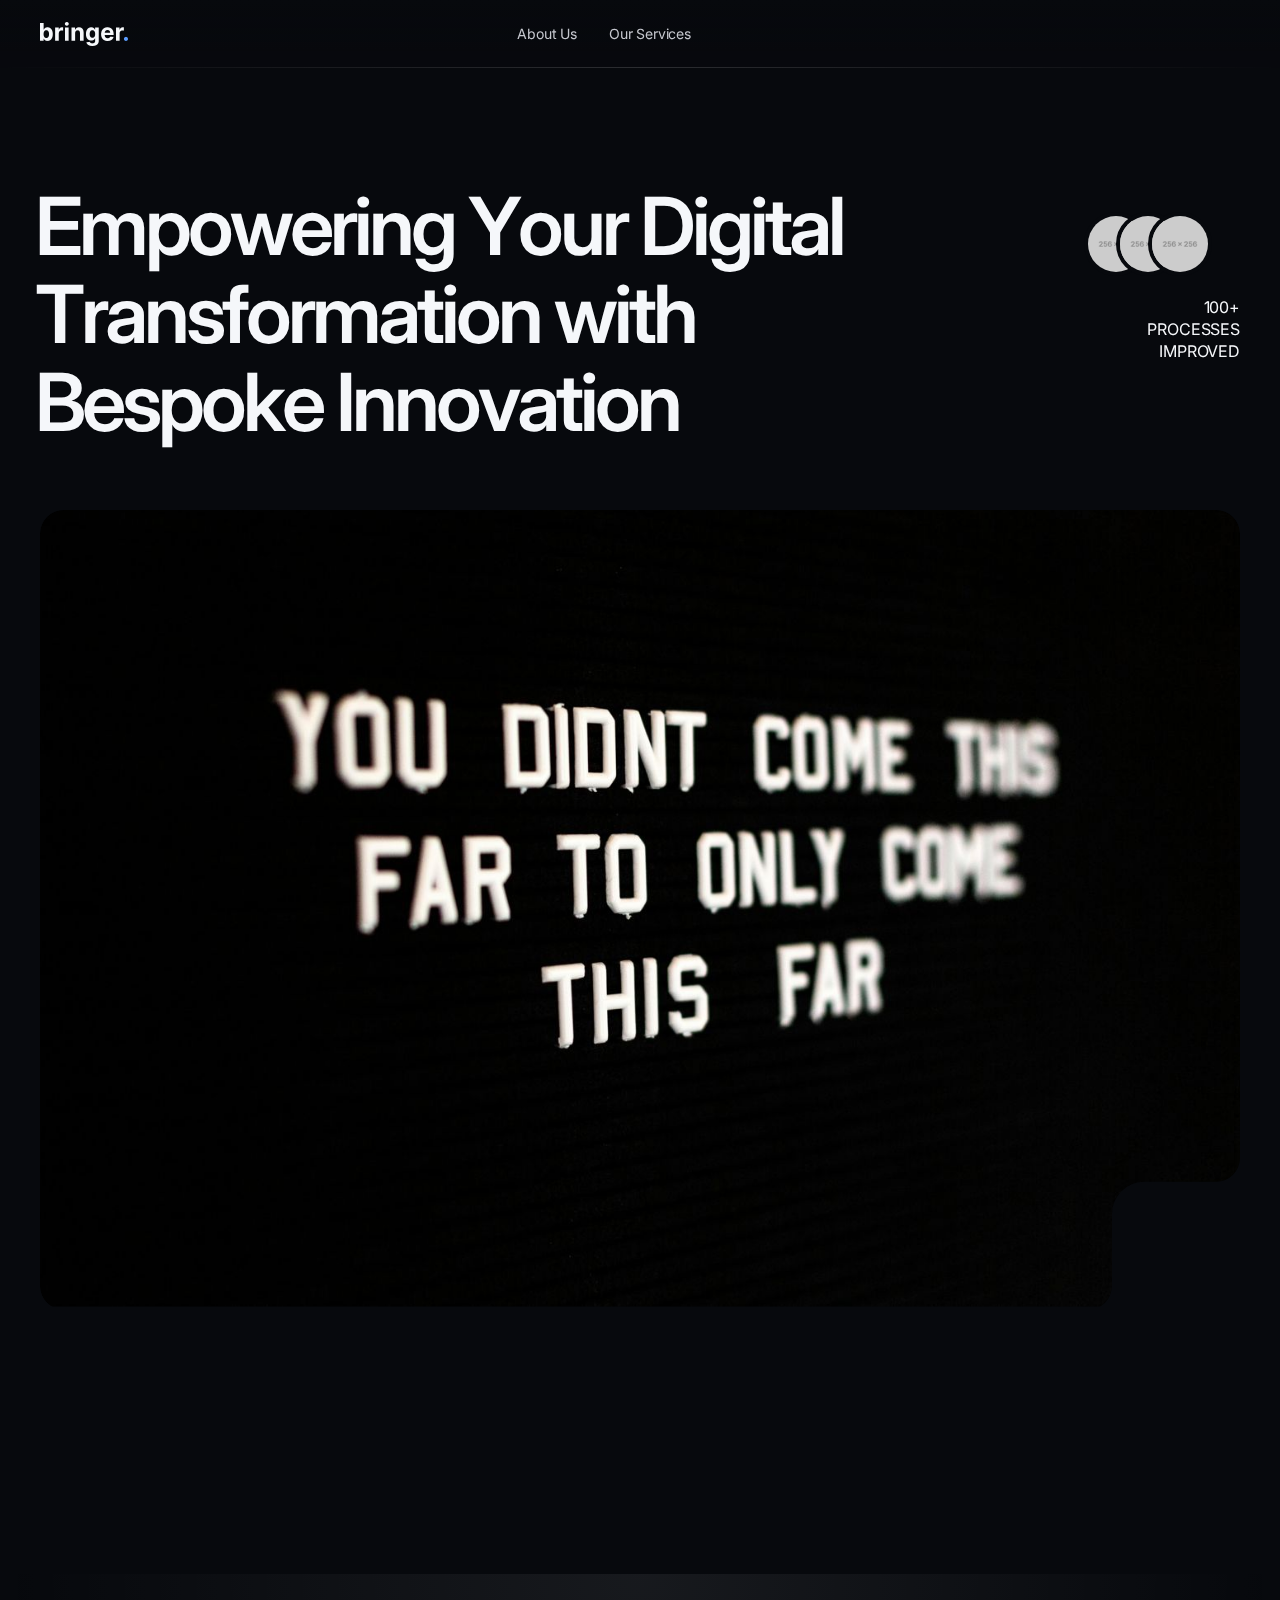
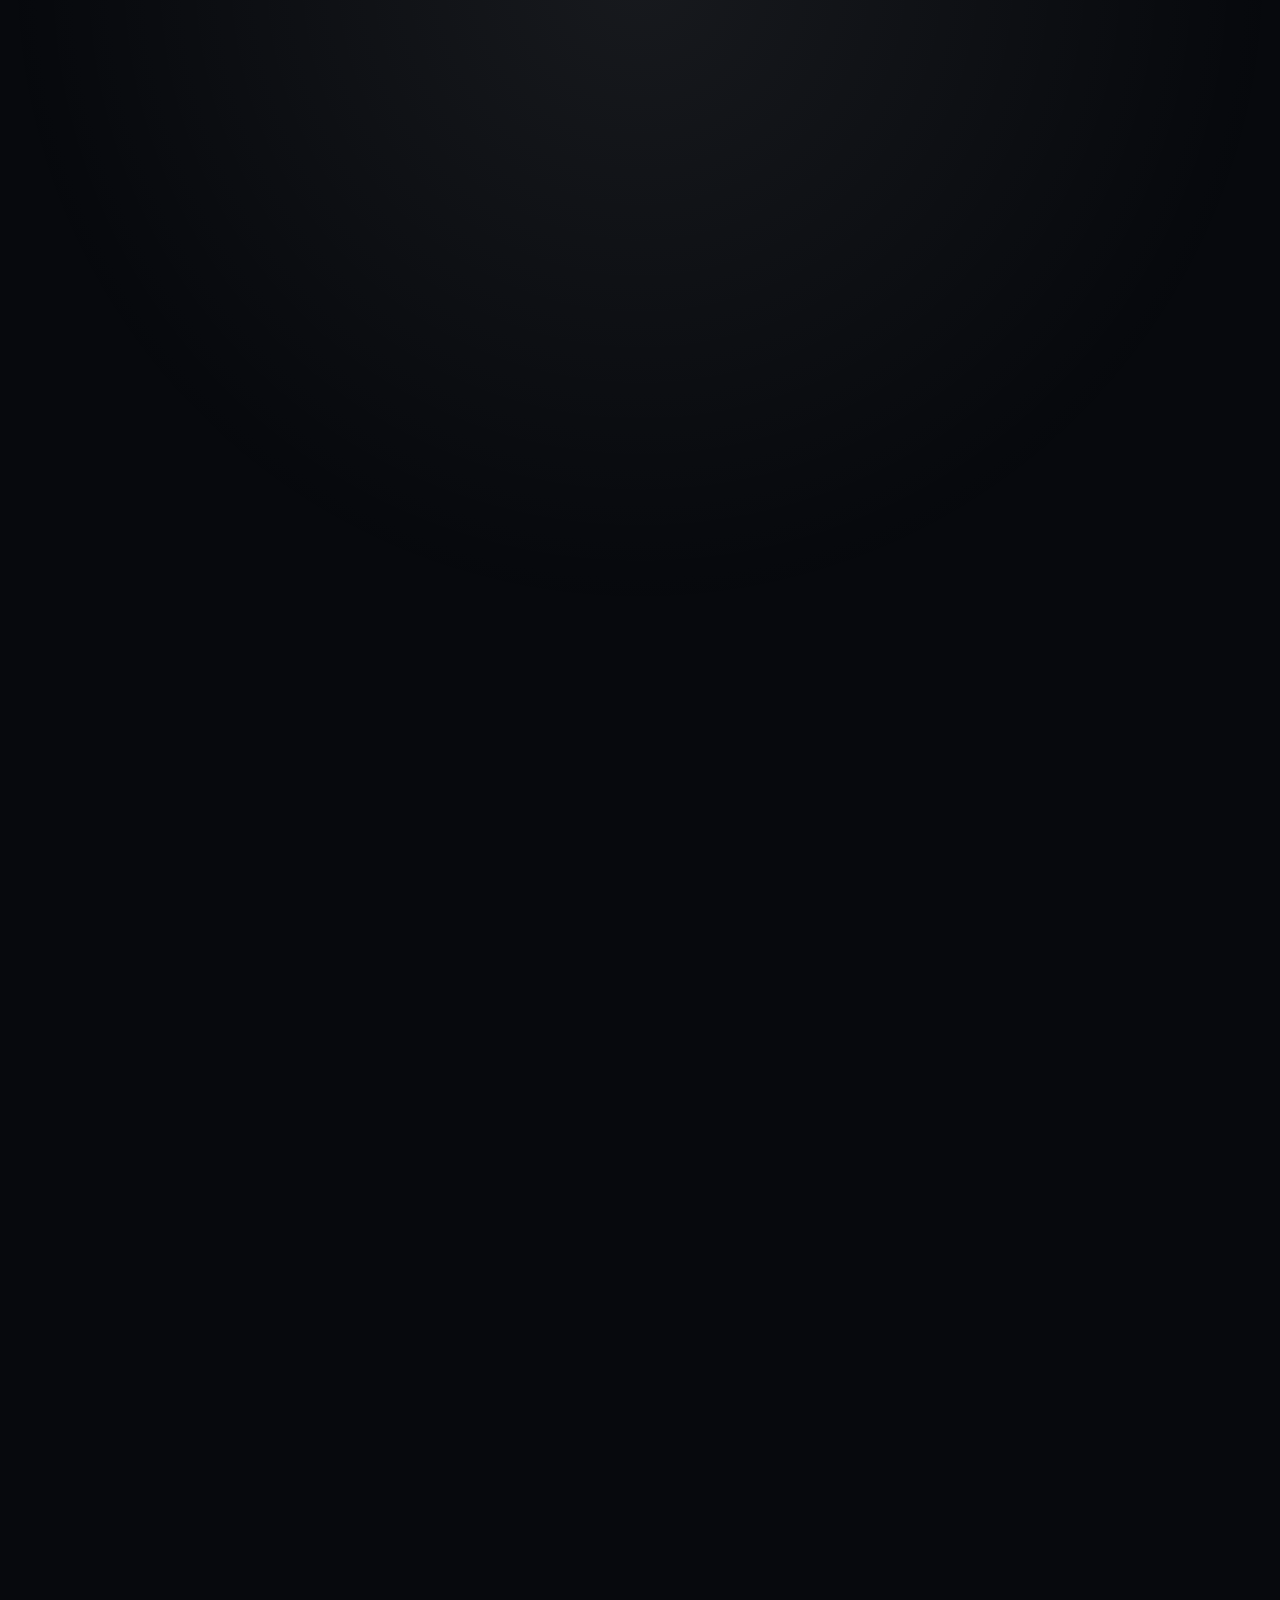
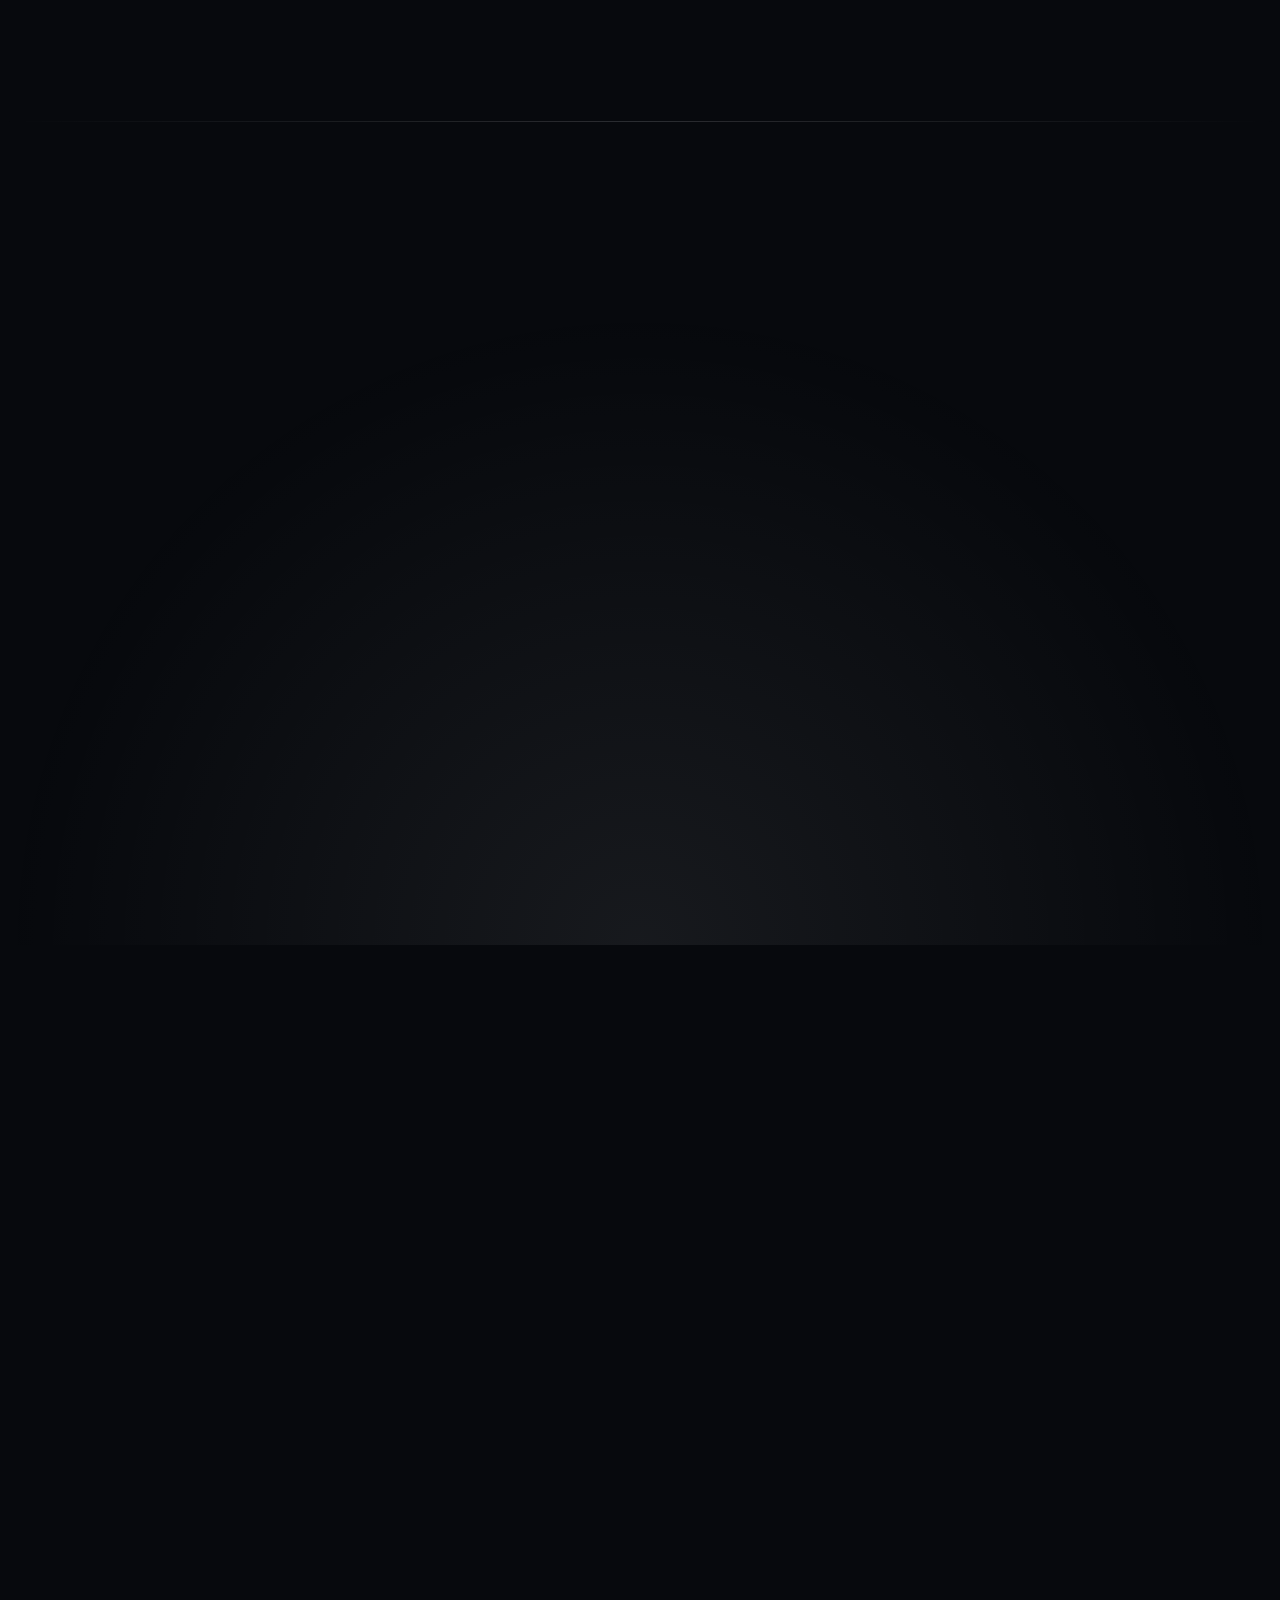
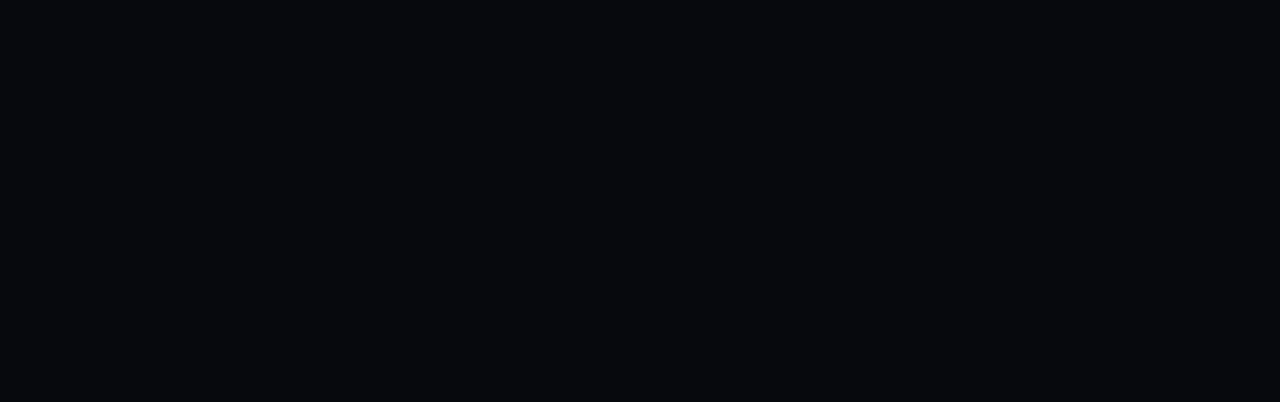
<file: index.html>
<!DOCTYPE html>
<html lang="en">
<head>
    <meta charset="UTF-8">
    <meta name="viewport" content="width=device-width, initial-scale=1.0">

    <!-- Page Title -->
    <title>Uchakide | Home Page</title>

    <!-- Google Fonts -->
    <link href="https://fonts.googleapis.com/css2?family=Inter:wght@400;600&amp;display=swap" rel="stylesheet">
    <!-- Config -->
    <link type="text/css" rel="stylesheet" href="css/config.css">
    <!-- Libraries -->
    <link type="text/css" rel="stylesheet" href="css/libs.css">
    <!-- Template Styles -->
    <link type="text/css" rel="stylesheet" href="css/style.css">
    <!-- Responsive -->
    <link type="text/css" rel="stylesheet" href="css/responsive.css">

    <!-- Favicon -->
    <link rel="icon" href="img/favicon.jpeg" sizes="32x32">
</head>
<body>
    <!-- Header -->
    <header id="bringer-header" class="is-frosted is-sticky" data-appear="fade-down" data-unload="fade-up">
        <!-- Desktop Header -->
        <div class="bringer-header-inner">
            <!-- Header Logo -->
            <div class="bringer-header-lp">
                <a href="./" class="bringer-logo">
                    <img src="img/logo.png" alt="bringer." width="88" height="24">
                </a>
            </div>
            <!-- Main Menu -->
            <div class="bringer-header-mp">
                <nav class="bringer-nav">
                    <ul class="main-menu" data-stagger-appear="fade-down" data-stagger-delay="75">
                        <!-- <li class="current-menu-parent">
                            <a href="index.html">Home</a>
                        </li> -->
                        <li>
                            <a href="about-us.html">About Us</a>
                        </li>
                        <li>
                            <a href="services.html">Our Services</a>
                        </li>
                        <li>
                            <a href="faq.html">F.A.Q.</a>
                        </li>
                        <!-- <li>
                            <a href="#">Pages</a>
                            <ul class="sub-menu">
                                <li>
                                    <a href="services.html">Our Services</a>
                                </li>
                                <li>
                                    <a href="service-details.html">Service Details</a>
                                </li>
                                <li>
                                    <a href="pricing.html">Pricing</a>
                                </li>
                                <li>
                                    <a href="faq.html">F.A.Q.</a>
                                </li>
                                <li>
                                    <a href="testimonials.html">Testimonials</a>
                                </li>
                            </ul>
                        </li> -->
                        <!-- <li>
                            <a href="#">Portfolio</a>
                            <ul class="sub-menu">
                                <li>
                                    <a href="portfolio-infinite-list.html">Infinite List</a>
                                </li>
                                <li>
                                    <a href="portfolio-slider.html">Slider</a>
                                </li>
                                <li>
                                    <a href="portfolio-column.html">Column Cards</a>
                                </li>
                                <li>
                                    <a href="portfolio-grid.html">Classic Grid</a>
                                </li>
                                <li class="bringer-menu-divider"></li>
                                <li>
                                    <a href="portfolio-post01.html">Portfolio Details 01</a>
                                </li>
                                <li>
                                    <a href="portfolio-post02.html">Portfolio Details 02</a>
                                </li>
                                <li>
                                    <a href="portfolio-post03.html">Portfolio Details 03</a>
                                </li>
                            </ul>
                        </li> -->
                        <li>
                            <a href="contacts.html">Contacts</a>
                        </li>
                    </ul>
                </nav>
            </div>
            <!-- Header Button -->
            <div class="bringer-header-rp">
                <!-- <a href="contacts.html" class="bringer-button">Get a FREE Quote</a> -->
            </div>
        </div>
        <!-- Mobile Header -->
        <div class="bringer-mobile-header-inner">
            <a href="./" class="bringer-logo">
                <img src="img/logo.png" alt="bringer." width="88" height="24">
            </a>
            <a href="#" class="bringer-mobile-menu-toggler">
                <i class="bringer-menu-toggler-icon">
                    <span></span>
                    <span></span>
                    <span></span>
                </i>
            </a>
        </div>
    </header>

    <!-- Page Main -->
    <main id="bringer-main">
        <div class="stg-container">
            <!-- Hero Section -->
            <section>
                <div class="bringer-hero-block bringer-hero-type01">
                    <!-- Main Line -->
                    <div class="stg-row stg-bottom-gap-l stg-m-bottom-gap-l">
                        <div class="stg-col-9 stg-tp-col-8 stg-m-col-12">
                            <!-- Title -->
                            <h1 class="bringer-page-title" data-split-appear="fade-up" data-split-unload="fade-up">Empowering Your Digital Transformation with Bespoke Innovation</h1>
                        </div>
                        <div class="stg-col-3 stg-tp-col-4 stg-m-col-12">
                            <!-- Social Proof -->
                            <div class="bringer-hero-social-proof">
                                <div data-stagger-appear="fade-up" data-stagger-delay="100" data-stagger-unload="fade-up">
                                    <img src="img/home/social-proof01.jpg" alt="Client 01">
                                    <img src="img/home/social-proof02.jpg" alt="Client 02">
                                    <img src="img/home/social-proof03.jpg" alt="Client 03">
                                    <a href="#">100+</a>
                                </div>
                                <p data-appear="fade-up" data-unload="fade-up" data-delay="200">100+ processes improved</p>
                            </div>
                        </div>
                    </div><!-- .stg-row -->

                    <!-- Masked Media Container -->
                    <div class="bringer-hero-media-wrap bringer-masked-bottom-right bringer-masked-block stg-bottom-gap-l" data-appear="zoom-out" data-unload="zoom-out">
                        <!-- Masked Media -->
                        <div class="bringer-masked-media bringer-masked-media bringer-parallax-media">
                            <img src="img/home/home01-hero.jpg" alt="Unleash Your Creativity">
                        </div>
                        <!-- Content -->
                        <div class="bringer-masked-content at-bottom-right">
                            <a href="#page01" class="bringer-square-button" data-appear="fade-left">
                                <span class="bringer-icon bringer-icon-arrow-down"></span>
                            </a>
                        </div>
                    </div>

                    <!-- Additional Information Line -->
                    <div class="stg-row stg-valign-bottom">
                        <div class="stg-col-3 stg-tp-col-3 stg-m-col-6" data-appear="fade-up" data-delay="200" data-unload="fade-up">
                            <div class="bringer-counter bringer-small-counter" data-delay="3000">
                                <div class="bringer-counter-number" data-suffix="+">100</div>
                                <div class="bringer-counter-label">Completed Projects</div>
                            </div><!-- .bringer-counter -->
                        </div>
                        <div class="stg-col-3 stg-tp-col-3 stg-m-col-6" data-appear="fade-up" data-delay="300" data-unload="fade-up">
                            <div class="bringer-counter bringer-small-counter" data-delay="3000">
                                <div class="bringer-counter-number" data-suffix="+">27</div>
                                <div class="bringer-counter-label">Years of Experience</div>
                            </div><!-- .bringer-counter -->
                        </div>
                        <div class="stg-col-6 stg-tp-col-6 stg-m-col-12 stg-m-top-gap" data-appear="fade-up" data-delay="400" data-unload="fade-up">
                            <p class="bringer-large-text">We help creative agencies, designers, and other creative people showcase their work and connect with clients.</p>
                        </div>
                    </div><!-- .stg-row -->
                </div><!-- .bringer-hero-block -->
            </section>

            <!-- Section: Steps -->
            <section class="backlight-top" id="page01">
                <div class="stg-bottom-gap-l">
                    <h2 data-appear="fade-up" data-unload="fade-up">Your 4-Step Journey to Digitalization</h2>
                </div>
                <!-- Step 01 Row -->
                <div class="stg-row stg-bottom-gap stg-valign-middle stg-m-bottom-gap-l" data-unload="fade-left">
                    <div class="stg-col-3 stg-offset-3 stg-tp-col-6 stg-m-bottom-gap" data-appear="fade-right">
                        <div class="bringer-parallax-media">
                            <img class="bringer-lazy" src="img/null.png" data-src="img/home/step01.jpg" alt="Step 01" width="960" height="960">
                        </div>
                    </div>
                    <div class="stg-col-6 stg-tp-col-6" data-appear="fade-right" data-delay="100">
                        <span class="bringer-label">Step 01</span>
                        <h4>Assess & Strategize</h4>
                        <p><span class="bringer-highlight">Evaluate Current Operations:</span> Start by analyzing your existing systems, processes, and technologies. Identify pain points, inefficiencies, and opportunities for improvement.</p>
                        <p><span class="bringer-highlight">Set Clear Objectives:</span> Define what you aim to achieve with digitalization—whether it's cost savings, increased efficiency, or better decision-making.</p>
                        <p><span class="bringer-highlight">Develop a Digital Strategy:</span> Create a comprehensive plan that outlines how digital tools will address your specific needs and goals. This strategy will serve as a roadmap for your digital transformation journey.</p>
                    </div>
                </div>
                <!-- Step 02 Row -->
                <div class="stg-row stg-bottom-gap stg-valign-middle stg-tp-row-reverse stg-m-bottom-gap-l" data-unload="fade-right">
                    <div class="stg-col-3 stg-tp-col-6 stg-m-bottom-gap" data-appear="fade-left">
                        <div class="bringer-parallax-media">
                            <img class="bringer-lazy" src="img/null.png" data-src="img/home/step02.jpg" alt="Step 02" width="960" height="960">
                        </div>
                    </div>
                    <div class="stg-col-6 stg-tp-col-6" data-appear="fade-left" data-delay="100">
                        <span class="bringer-label">Step 02</span>
                        <h4>Design & Build</h4>
                        <p><span class="bringer-highlight">Collaborate with Experts:</span> Work closely with our team to design solutions that are tailored to your business requirements. We focus on creating Progressive Web Applications (PWAs) that are both functional and user-friendly.</p>
                        <p><span class="bringer-highlight">Rapid Development:</span> Utilize our agile development approach to build and deploy your custom applications quickly. We ensure that the solutions are scalable, secure, and ready to meet your business needs.</p>
                        <p><span class="bringer-highlight">User-Centric Design:</span> Ensure that the applications are designed with your end-users in mind, providing a seamless and intuitive experience.</p>
                    </div>
                    <div class="stg-col-3"><!-- Empty Column --></div>
                </div>
                <!-- Step 03 Row -->
                <div class="stg-row stg-bottom-gap stg-valign-middle stg-m-bottom-gap-l" data-unload="fade-left">
                    <div class="stg-col-3 stg-offset-3 stg-tp-col-6 stg-m-bottom-gap" data-appear="fade-right">
                        <div class="bringer-parallax-media">
                            <img class="bringer-lazy" src="img/null.png" data-src="img/home/step03.jpg" alt="Step 03" width="960" height="960">
                        </div>
                    </div>
                    <div class="stg-col-6 stg-tp-col-6" data-appear="fade-right" data-delay="100">
                        <span class="bringer-label">Step 03</span>
                        <h4>Implement & Optimize</h4>
                        <p><span class="bringer-highlight">Seamless Integration:</span> We'll work hand-in-hand with you, ensuring every detail aligns with your vision and exceeds expectations. This is where we bring together our diverse expertise to create something truly remarkable.</p>
                        <p><span class="bringer-highlight">Training and Support:</span> We'll handle the technical aspects with precision, from seamless web development to high-quality graphic production. This is where we turn concepts into tangible realities, pixel-perfect and ready to shine.</p>
                        <p><span class="bringer-highlight">Continuous Improvement:</span> Monitor the performance of your digital solutions and make adjustments as needed. Optimize processes to enhance efficiency and effectiveness.</p>
                    </div>
                </div>
                <!-- Step 04 Row -->
                <div class="stg-row stg-valign-middle stg-tp-row-reverse" data-unload="fade-right">
                    <div class="stg-col-3 stg-tp-col-6 stg-m-bottom-gap" data-appear="fade-left">
                        <div class="bringer-parallax-media">
                            <img class="bringer-lazy" src="img/null.png" data-src="img/home/step04.jpg" alt="Step 04" width="960" height="960">
                        </div>
                    </div>
                    <div class="stg-col-6 stg-tp-col-6" data-appear="fade-left" data-delay="100">
                        <span class="bringer-label">Step 04</span>
                        <h4>Sustain &amp; Evolve</h4>
                        <p><span class="bringer-highlight">Regular Monitoring:</span> Keep track of how your digital solutions are performing and identify areas for further improvement. Regular assessments help ensure that the tools continue to meet your evolving needs.</p>
                        <p><span class="bringer-highlight">Stay Current:</span> Stay updated with the latest technological advancements and industry trends. Incorporate new features and updates to keep your digital tools at the forefront.</p>
                        <p><span class="bringer-highlight">Future Growth:</span> Plan for future expansions and enhancements. As your business grows, adapt your digital strategy to continue supporting your goals and objectives.</p>
                    </div>
                    <div class="stg-col-3"><!-- Empty Column --></div>
                </div>
            </section>

            <!-- Section: About Us -->
            <section class="backlight-bottom divider-top">
                <div class="stg-row stg-large-gap stg-valign-middle stg-tp-column-reverse">
                    <div class="stg-col-6" data-appear="fade-right" data-unload="fade-left">
                        <h3>Our Roots: Tech for Good</h3>
                        <p class="bringer-large-text">Did you know? Uchakide started its journey by digitizing NGOs and building tech that directly benefits humanity. Our mission began with a simple yet powerful idea: harness technology to make a real difference in the world.</p>
                        <p>From streamlining operations for non-profits to creating platforms that connect communities, we've always believed that tech should serve people, not the other way around. It's this passion for impact that continues to drive us today, as we take on bigger challenges and innovate for a better tomorrow.</p>            
                        <p>So, while we might be tackling giants now, we'll never forget our roots—or the meaningful work that got us here. Because at Uchakide, making a difference is just as important as making great tech.</p>
                        <div class="align-right">
                            <a href="about-us.html" class="bringer-arrow-link">Learn More About Us</a>
                        </div>
                    </div>
                    <div class="stg-col-6 stg-tp-bottom-gap-l stg-m-bottom-gap" data-unload="fade-right" data-appear="fade-left">
                        <div class="bringer-parallax-media">
                            <img class="bringer-lazy" src="img/null.png" data-src="img/home/about03.jpg" alt="About Us" width="960" height="960">
                        </div>
                    </div>
                </div><!-- .stg-row -->
            </section>

            <!-- Section: Portfolio Carousel -->
            <!-- <section class="is-fullwidth is-stretched">
                <div class="stg-row bringer-section-title is-boxed">
                    <div class="stg-col-8 stg-offset-2">
                        <div class="align-center">
                            <h2 data-appear="fade-up" data-unload="fade-up">Our Work</h2>
                            <p class="bringer-large-text" data-appear="fade-up" data-unload="fade-up" data-delay="100">We are proud of our work, and we are always looking for new challenges. Take a look at some of our recent portfolio:</p>
                        </div>
                    </div>
                </div>
                
                <div class="swiper bringer-carousel stg-bottom-gap-l" data-appear="fade-up" data-unload="fade-up" data-delay="200" data-count="4" data-m-count="1.5">
                    <div class="swiper-wrapper">
                        
                        <div class="bringer-block bringer-portfolio-card swiper-slide">
                            <div class="bringer-portfolio-card-image">
                                <img class="bringer-lazy" src="img/null.png" data-src="img/portfolio/portfolio01.jpg" alt="" width="1200" height="1200">
                            </div>
                            <div class="bringer-portfolio-card-footer">
                                <div class="bringer-portfolio-card-title">
                                    <span class="bringer-meta">Branding</span>
                                    <h6>Curology</h6>
                                </div>
                                <span class="bringer-icon bringer-icon-explore"></span>
                            </div>
                            <a href="portfolio-post01.html"></a>
                                                
                        
                        <div class="bringer-block bringer-portfolio-card swiper-slide">
                            <div class="bringer-portfolio-card-image">
                                <img class="bringer-lazy" src="img/null.png" data-src="img/portfolio/portfolio02.jpg" alt="" width="1200" height="1200">
                            </div>
                            <div class="bringer-portfolio-card-footer">
                                <div class="bringer-portfolio-card-title">
                                    <span class="bringer-meta">Advertising</span>
                                    <h6>Cookie Dough</h6>
                                </div>
                                <span class="bringer-icon bringer-icon-explore"></span>
                            </div>
                            <a href="portfolio-post02.html"></a>
                        </div>
                                                
                        
                        <div class="bringer-block bringer-portfolio-card swiper-slide">
                            <div class="bringer-portfolio-card-image">
                                <img class="bringer-lazy" src="img/null.png" data-src="img/portfolio/portfolio03.jpg" alt="" width="1200" height="1200">
                            </div>
                            <div class="bringer-portfolio-card-footer">
                                <div class="bringer-portfolio-card-title">
                                    <span class="bringer-meta">Marketing</span>
                                    <h6>Gaming Power</h6>
                                </div>
                                <span class="bringer-icon bringer-icon-explore"></span>
                            </div>
                            <a href="portfolio-post03.html"></a>
                        </div>
                                                
                        
                        <div class="bringer-block bringer-portfolio-card swiper-slide">
                            <div class="bringer-portfolio-card-image">
                                <img class="bringer-lazy" src="img/null.png" data-src="img/portfolio/portfolio04.jpg" alt="" width="1200" height="1200">
                            </div>
                            <div class="bringer-portfolio-card-footer">
                                <div class="bringer-portfolio-card-title">
                                    <span class="bringer-meta">Advertising</span>
                                    <h6>Riot Energy</h6>
                                </div>
                                <span class="bringer-icon bringer-icon-explore"></span>
                            </div>
                            <a href="portfolio-post04.html"></a>
                        </div>
                                                
                        
                        <div class="bringer-block bringer-portfolio-card swiper-slide">
                            <div class="bringer-portfolio-card-image">
                                <img class="bringer-lazy" src="img/null.png" data-src="img/portfolio/portfolio05.jpg" alt="" width="1200" height="1200">
                            </div>
                            <div class="bringer-portfolio-card-footer">
                                <div class="bringer-portfolio-card-title">
                                    <span class="bringer-meta">Marketing</span>
                                    <h6>Smoothie</h6>
                                </div>
                                <span class="bringer-icon bringer-icon-explore"></span>
                            </div>
                            <a href="portfolio-post05.html"></a>
                        </div>
                                                
                        
                        <div class="bringer-block bringer-portfolio-card swiper-slide">
                            <div class="bringer-portfolio-card-image">
                                <img class="bringer-lazy" src="img/null.png" data-src="img/portfolio/portfolio06.jpg" alt="" width="1200" height="1200">
                            </div>
                            <div class="bringer-portfolio-card-footer">
                                <div class="bringer-portfolio-card-title">
                                    <span class="bringer-meta">Branding</span>
                                    <h6>Positive Beverage</h6>
                                </div>
                                <span class="bringer-icon bringer-icon-explore"></span>
                            </div>
                            <a href="portfolio-post06.html"></a>
                        </div>
                                                
                        
                        <div class="bringer-block bringer-portfolio-card swiper-slide">
                            <div class="bringer-portfolio-card-image">
                                <img class="bringer-lazy" src="img/null.png" data-src="img/portfolio/portfolio07.jpg" alt="" width="1200" height="1200">
                            </div>
                            <div class="bringer-portfolio-card-footer">
                                <div class="bringer-portfolio-card-title">
                                    <span class="bringer-meta">Branding</span>
                                    <h6>Fashion Makeup</h6>
                                </div>
                                <span class="bringer-icon bringer-icon-explore"></span>
                            </div>
                            <a href="portfolio-post07.html"></a>
                        </div>
                    </div>
                    
                    <div class="swiper-pagination bringer-dots"></div>
                </div>
                <div class="align-center" data-appear="fade-up" data-unload="fade-up" data-delay="100">
                    <a href="portfolio-slider.html" class="bringer-button">Discover Full Portfolio</a>
                </div>
            </section> -->

            <!-- Section: Our Services -->
            <!-- <section class="backlight-top">

                <div class="stg-row bringer-section-title">
                    <div class="stg-col-8 stg-offset-2">
                        <div class="align-center">
                            <h2 data-appear="fade-up" data-unload="fade-up">Our Services</h2>
                            <p class="bringer-large-text" data-appear="fade-up" data-unload="fade-up" data-delay="100">We offer a wide range of creative services to help businesses of all sizes achieve their goals. Our services include:</p>
                        </div>
                    </div>
                </div>
                
                <div class="bringer-detailed-list-wrap" data-appear="fade-up" data-unload="fade-up" data-delay="200">
                    <ul class="bringer-detailed-list">
                        <li>
                            <div class="bringer-detailed-list-title">
                                <h4>Branding<span class="bringer-accent">.</span></h4>
                            </div>
                            <div class="bringer-detailed-list-description">
                                <p>We weave visual stories and craft strategic messaging that resonate at heartstrings, build unwavering trust, and turn customers into fervent brand champions. Imagine seeing your logo come alive, not just a symbol but a rallying cry, an unwavering beacon in a sea of sameness. That's the power of branding we unleash.</p>
                            </div>
                            <div class="bringer-detailed-list-button">
                                <span class="bringer-icon bringer-icon-explore"></span>
                            </div>
                            <a href="service-details.html"></a>
                        </li>
                        <li>
                            <div class="bringer-detailed-list-title">
                                <h4>Marketing<span class="bringer-accent">.</span></h4>
                            </div>
                            <div class="bringer-detailed-list-description">
                                <p>We design data-driven campaigns that crackle with energy, ignite engagement like wildfire, and turn clicks into conversions. Picture social media abuzz with your brand, blog posts sparking curiosity, and targeted ads finding their perfect match. We're the storm that propels your brand to ever-higher heights.</p>
                            </div>
                            <div class="bringer-detailed-list-button">
                                <span class="bringer-icon bringer-icon-explore"></span>
                            </div>
                            <a href="service-details.html"></a>
                        </li>
                        <li>
                            <div class="bringer-detailed-list-title">
                                <h4>Graphic Design<span class="bringer-accent">.</span></h4>
                            </div>
                            <div class="bringer-detailed-list-description">
                                <p>We craft visual masterpieces that sing your brand's story in vibrant colors and captivating shapes. From logos that lodge in minds to infographics that make complex ideas sing, we inject emotional punch and crystal-clear clarity into every pixel. Let your visuals become the unforgettable face of your brand.</p>
                            </div>
                            <div class="bringer-detailed-list-button">
                                <span class="bringer-icon bringer-icon-explore"></span>
                            </div>
                            <a href="service-details.html"></a>
                        </li>
                        <li>
                            <div class="bringer-detailed-list-title">
                                <h4>Web Design<span class="bringer-accent">.</span></h4>
                            </div>
                            <div class="bringer-detailed-list-description">
                                <p>We sculpt user-friendly websites that convert visitors into loyal devotees, seamlessly blending stunning aesthetics with intuitive navigation and flawless experiences for every screen. Imagine your website as a warm, inviting space where potential customers linger, explore, and ultimately succumb to its charms. We craft that digital haven.</p>
                            </div>
                            <div class="bringer-detailed-list-button">
                                <span class="bringer-icon bringer-icon-explore"></span>
                            </div>
                            <a href="service-details.html"></a>
                        </li>
                        <li>
                            <div class="bringer-detailed-list-title">
                                <h4>Content Creation<span class="bringer-accent">.</span></h4>
                            </div>
                            <div class="bringer-detailed-list-description">
                                <p>We weave compelling narratives into blog posts, website copy, and social media content that resonate with your audience like a well-loved symphony. Picture search engines whispering your brand's name, and customers sharing your story with eager ears. We craft the voice that makes your brand sing.</p>
                            </div>
                            <div class="bringer-detailed-list-button">
                                <span class="bringer-icon bringer-icon-explore"></span>
                            </div>
                            <a href="service-details.html"></a>
                        </li>
                    </ul>
                </div>
                <div class="align-center stg-top-gap" data-appear="fade-up" data-unload="zoom-out" data-delay="100">
                    <a href="services.html" class="bringer-button">Explore All Services</a>
                </div>
            </section> -->

            <!-- Section: CTA -->
            <section data-padding="bottom">
                <div class="bringer-masked-cta bringer-masked-block" data-unload="fade-down">
                    <form action="mail-short.php" method="post" data-fill-error="Please, fill out the form." class="bringer-contact-form is-short bringer-masked-media" data-appear="fade-up">
                    <!-- <form action="https://formsubmit.co/a4medqureshi8@gmail.com" method="POST" data-fill-error="Please, fill out the form." class="bringer-contact-form is-short bringer-masked-media" data-appear="fade-up">                         -->
                        <div class="bringer-form-content bringer-cta-form">
                            <div class="bringer-cta-form-content" data-appear="fade-up" data-delay="100">
                                <div class="bringer-cta-title">Ready to set your Brand ablaze?</div>
                                <input type="email" id="subscribe_email" name="subscribe_email" placeholder="email@example.com" required>
                                <!-- <input type="email" id="email" name="email" placeholder="email@example.com" required> -->
                                <input type="hidden" name="_captcha" value="false">
                                <input type="hidden" name="_template" value="box">                                
                            </div>
                            <div class="bringer-cta-form-button" data-appear="fade-up" data-delay="200">
                                <button type="submit">
                                    <span class="bringer-icon bringer-icon-arrow-submit"></span>
                                </button>
                            </div>
                            <div class="bringer-contact-form__response"></div>
                        </div>
                        <span class="bringer-form-spinner"></span>
                    </form>
                    <div class="bringer-masked-cta-content bringer-masked-content at-top-right">
                        <p class="bringer-large-text" data-appear="fade-down">Lets craft innovation that ignites efficiency and productivity. ✨</p>
                    </div>
                </div>
            </section>
        </div><!-- .stg-container -->

        <!-- Footer -->
        <footer id="bringer-footer" data-appear="fade-up" data-unload="fade-down">
            <!-- Footer Widgets Area -->
            <div class="bringer-footer-widgets">
                <div class="stg-container">
                    <div class="stg-row" data-stagger-appear="fade-left" data-stagger-delay="100">
                        <div class="stg-col-5 stg-tp-col-12 stg-tp-bottom-gap-l">
                            <div class="bringer-info-widget">
                                <a href="./" class="bringer-logo footer-logo">
                                    <img src="img/logo.png" alt="bringer." width="88" height="24">
                                </a>
                                <div class="bringer-info-description">We are a passionate team of developers and designers who believe in the power of creative & critical thinking. We craft bespoke applications that empower professionals to focus on what they do best “building long lasting industry leading businesses”.</div>
                                <!-- <span class="bringer-label">Follow us:</span> -->
                                <!-- <ul class="bringer-socials-list" data-stagger-appear="fade-up" data-stagger-delay="75">
                                    <li>
                                        <a href="https://www.facebook.com/" target="_blank" class="bringer-socials-facebook">
                                            <i></i>
                                        </a>
                                    </li>
                                    <li>
                                        <a href="#" target="_blank" class="bringer-socials-instagram">
                                            <i></i>
                                        </a>
                                    </li>
                                    <li>
                                        <a href="#" target="_blank" class="bringer-socials-x">
                                            <i></i>
                                        </a>
                                    </li>
                                    <li>
                                        <a href="#" target="_blank" class="bringer-socials-tiktok">
                                            <i></i>
                                        </a>
                                    </li>
                                    <li>
                                        <a href="#" target="_blank" class="bringer-socials-patreon">
                                            <i></i>
                                        </a>
                                    </li>
                                </ul> -->
                            </div>
                        </div>
                        <div class="stg-col-2 stg-offset-1 stg-tp-col-4 stg-m-col-4">
                            <div class="bringer-widget">
                                <h6><a href="services.html">Services</a></h6>
                                <!-- <div class="bringer-menu-widget">
                                    <ul>
                                        <li><a href="service-details.html">Branding</a></li>
                                        <li><a href="service-details.html">Marketing</a></li>
                                        <li><a href="service-details.html">Graphic Design</a></li>
                                        <li><a href="service-details.html">Web Design</a></li>
                                        <li><a href="service-details.html">Content Creation</a></li>
                                    </ul>
                                </div> -->
                            </div><!-- .bringer-widget -->
                        </div>
                        <div class="stg-col-2 stg-tp-col-4 stg-m-col-4">
                            <div class="bringer-widget">
                                <h6><a href="about-us.html">About Us</a></h6>
                                <!-- <div class="bringer-menu-widget">
                                    <ul>
                                        <li><a href="about-us.html">About Us</a></li>
                                        <li><a href="about-me.html">About Me</a></li>
                                        <li><a href="team-member.html">Our Team</a></li>
                                        <li><a href="testimonials.html">Testimonials</a></li>
                                        <li><a href="contacts.html">Get in Touch</a></li>
                                    </ul>
                                </div> -->
                            </div><!-- .bringer-widget -->
                        </div>
                        <div class="stg-col-2 stg-tp-col-4 stg-m-col-4">
                            <div class="bringer-widget">
                                <h6><a href="contacts.html">Contact Us</a></h6>
                                <!-- <div class="bringer-menu-widget">
                                    <ul>
                                        <li><a href="pricing.html">Pricing</a></li>
                                        <li><a href="faq.html">Help Center</a></li>
                                        <li><a href="services.html">Our Services</a></li>
                                        <li><a href="#">Terms of Use</a></li>
                                        <li><a href="#">Privacy Policy</a></li>
                                    </ul>
                                </div> -->
                            </div><!-- .bringer-widget -->
                        </div>
                    </div><!-- .stg-row -->
                </div><!-- .stg-container -->
            </div><!-- .bringer-footer-widgets -->

            <!-- Footer Copyright Line -->
            <div class="bringer-footer-line stg-container">
                <div class="align-center">
                    Copyright &copy; 2024. All Rights Reserved.
                </div>
            </div><!-- bringer-footer-line -->
        </footer>
	</main>

    <!-- Right Click Protection Block -->
    <div class="bringer-rcp-wrap">
        <div class="bringer-rcp-overlay"></div>
        <div class="bringer-rcp-container">
            <h2>The context menu is not allowed on this page.</h2>
        </div>
    </div>

    <!-- Dynamic Backlight -->
    <div class="bringer-backlight"></div>

    <!-- JS Scripts -->
    <script src="js/lib/jquery.min.js"></script>
    <script src="js/lib/libs.js"></script>
    <script src="js/contact_form.js"></script>
    <script src="js/st-core.js"></script>
    <script src="js/classes.js"></script>
    <script src="js/main.js"></script>
</body>
</html>
</file>
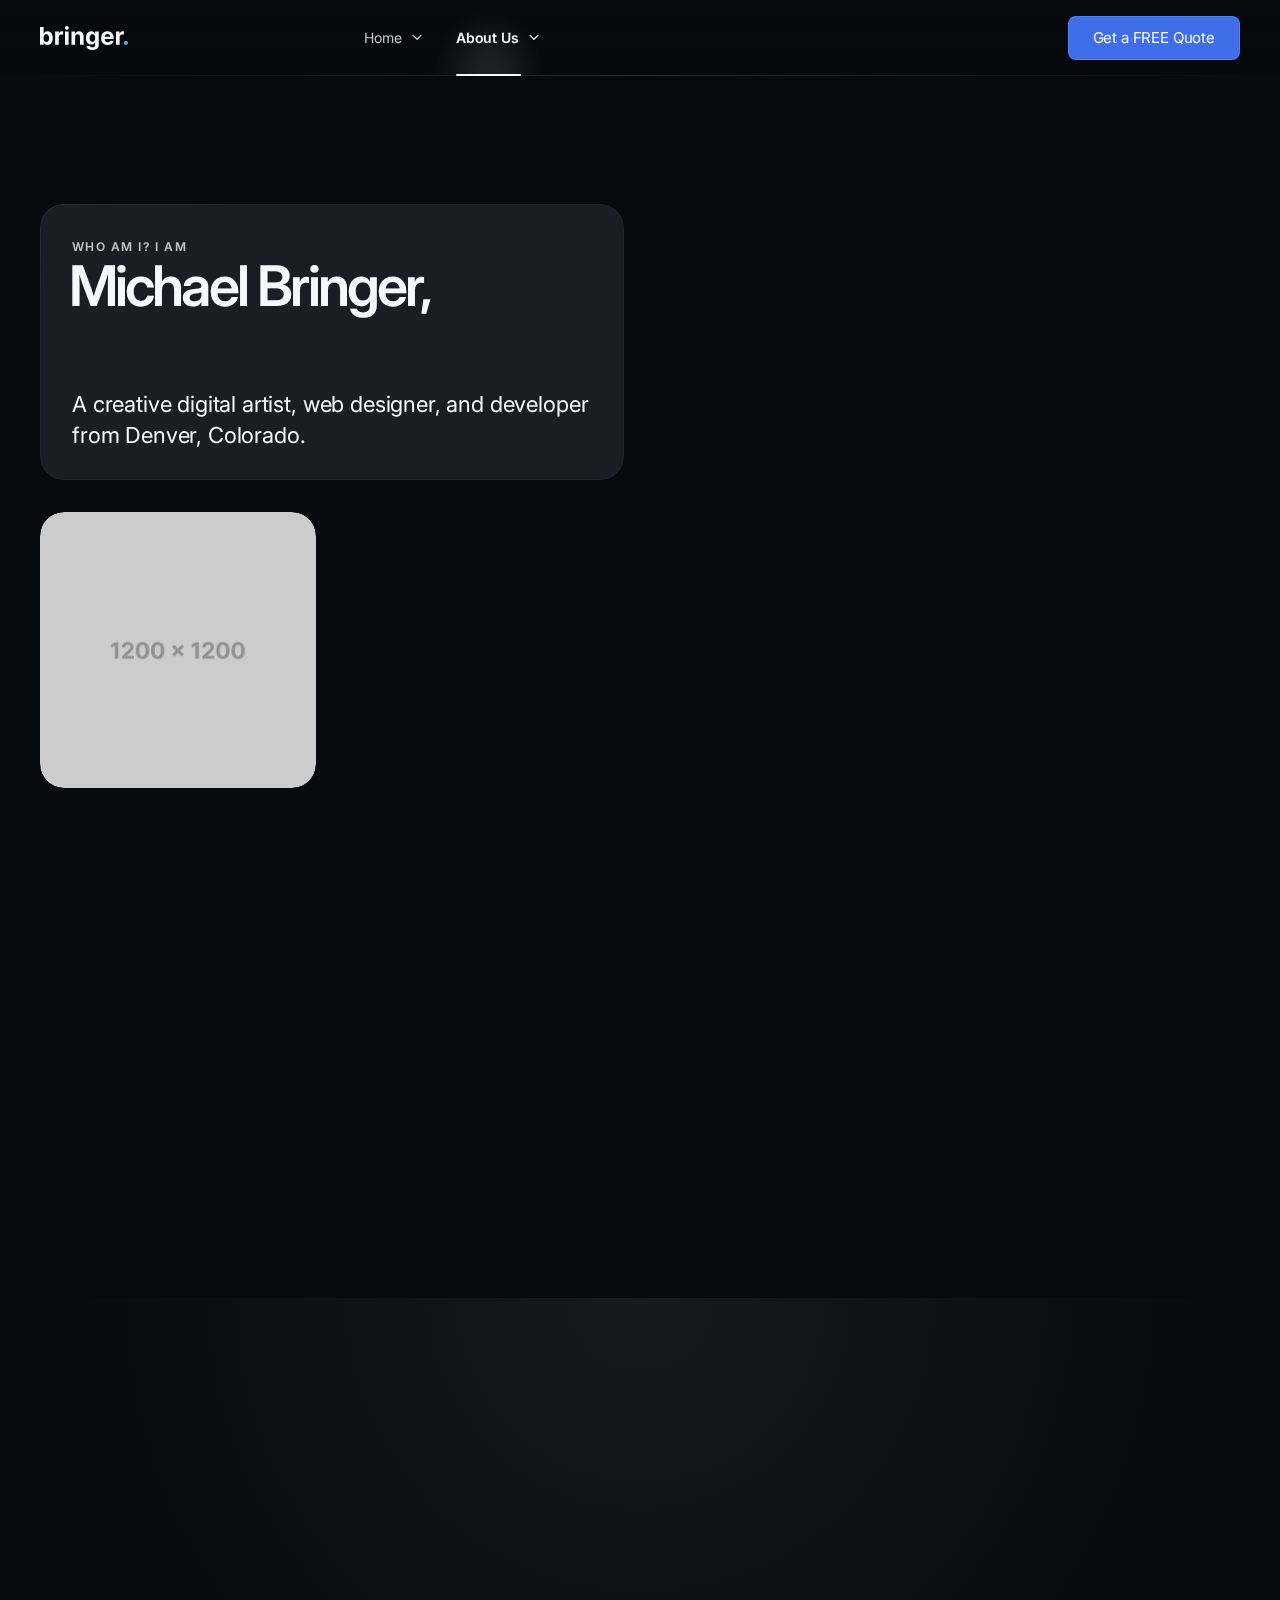
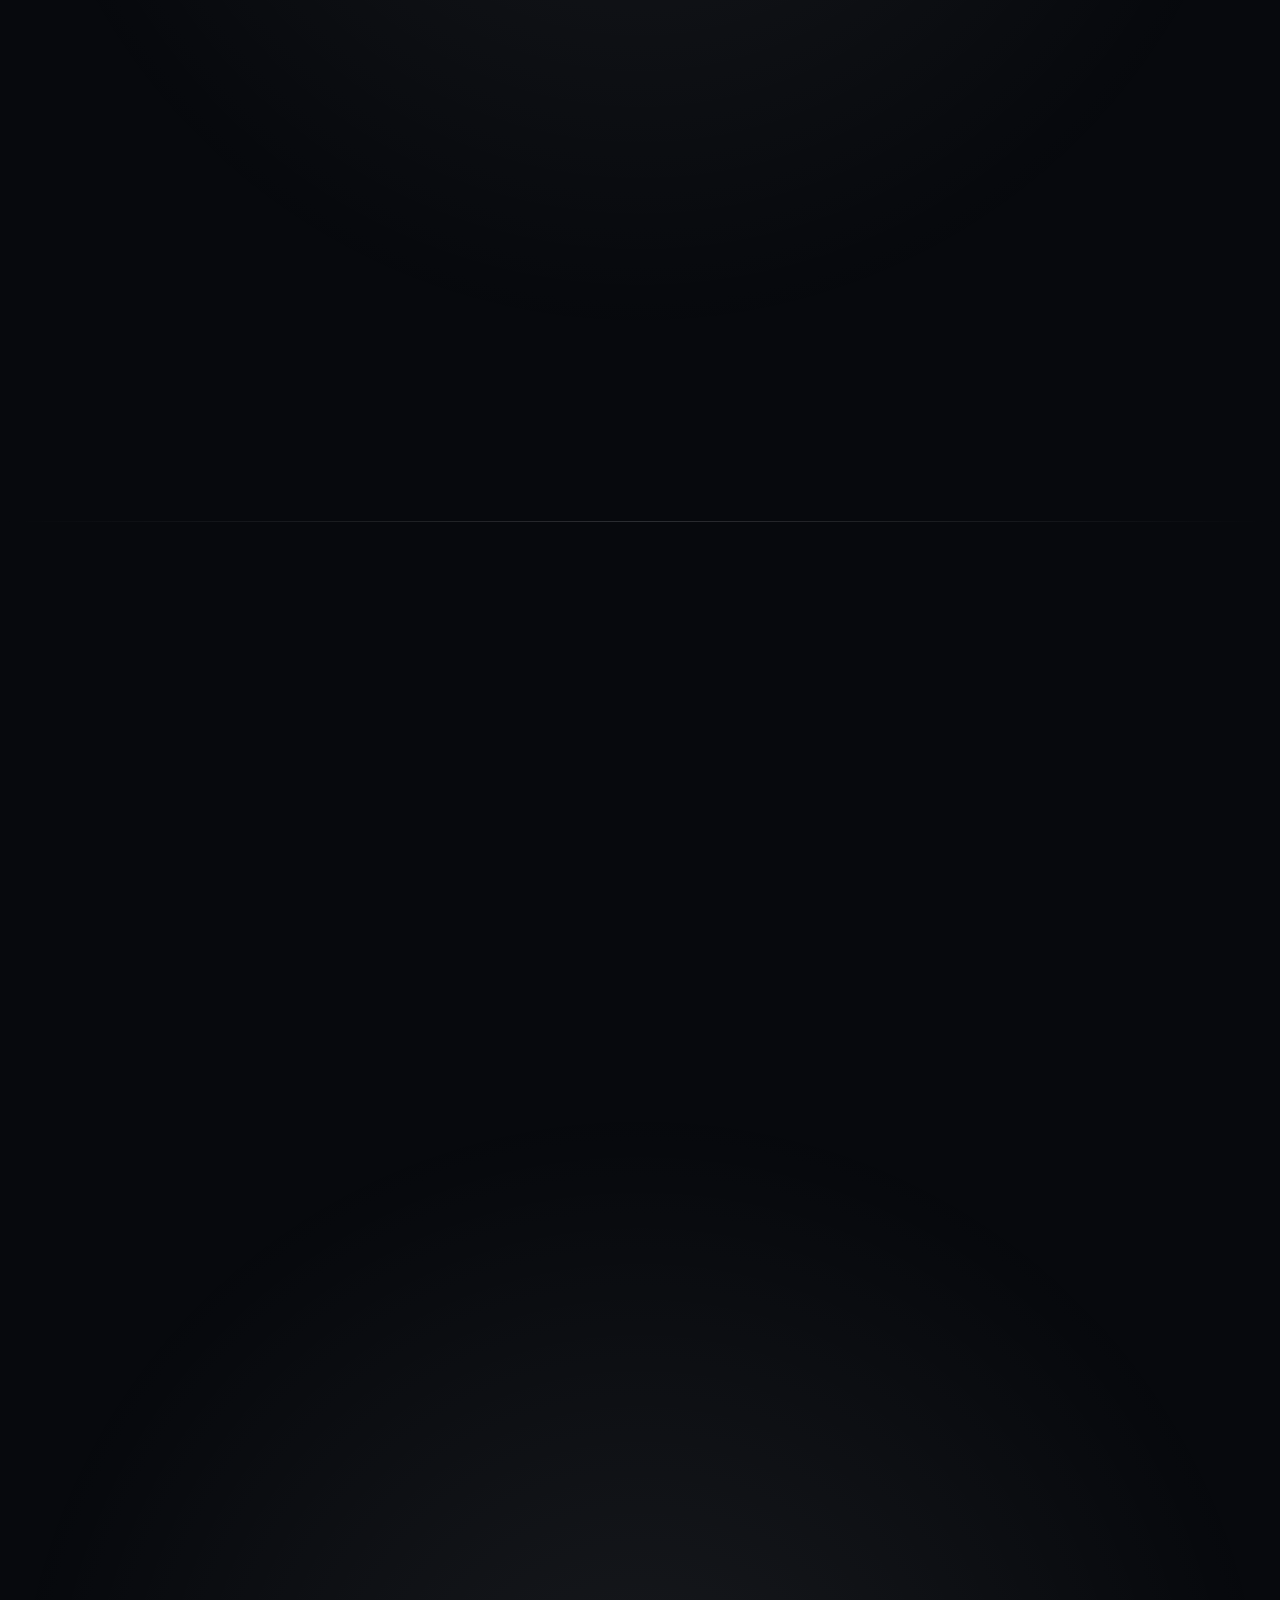
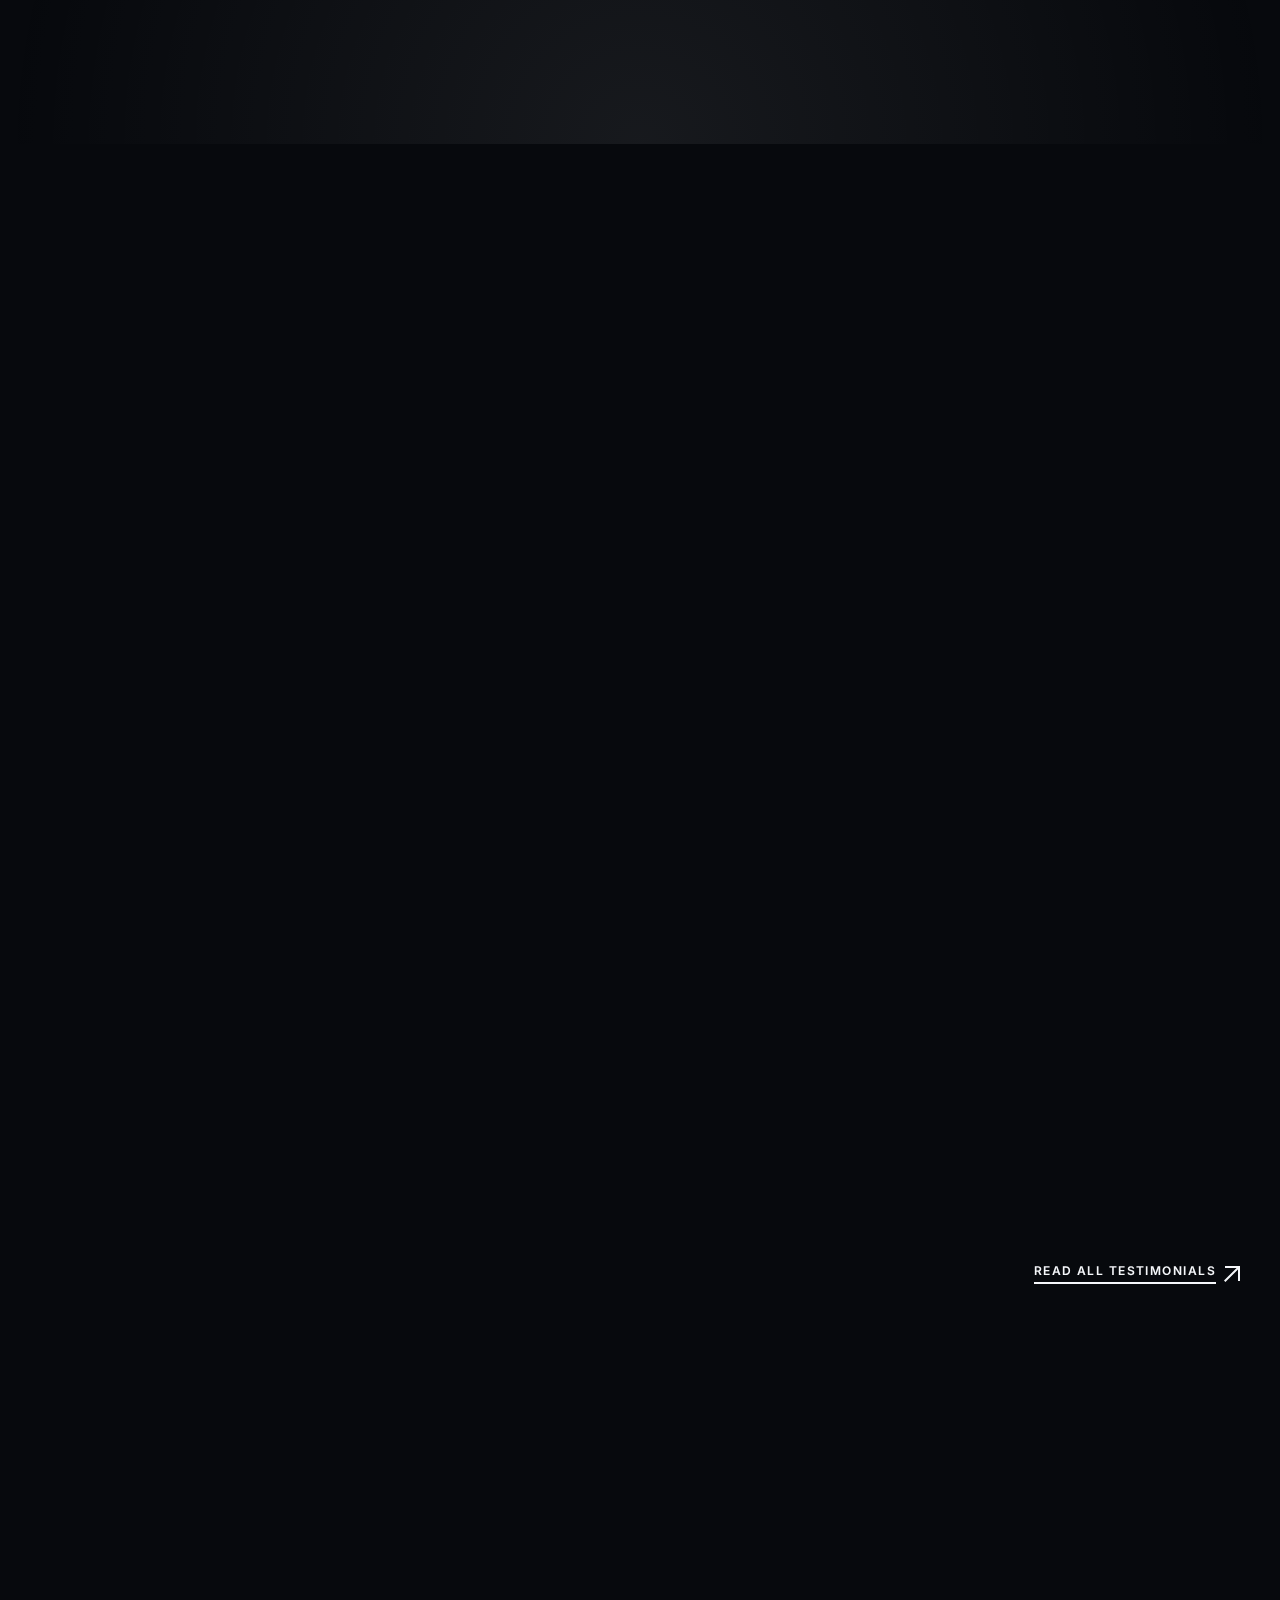
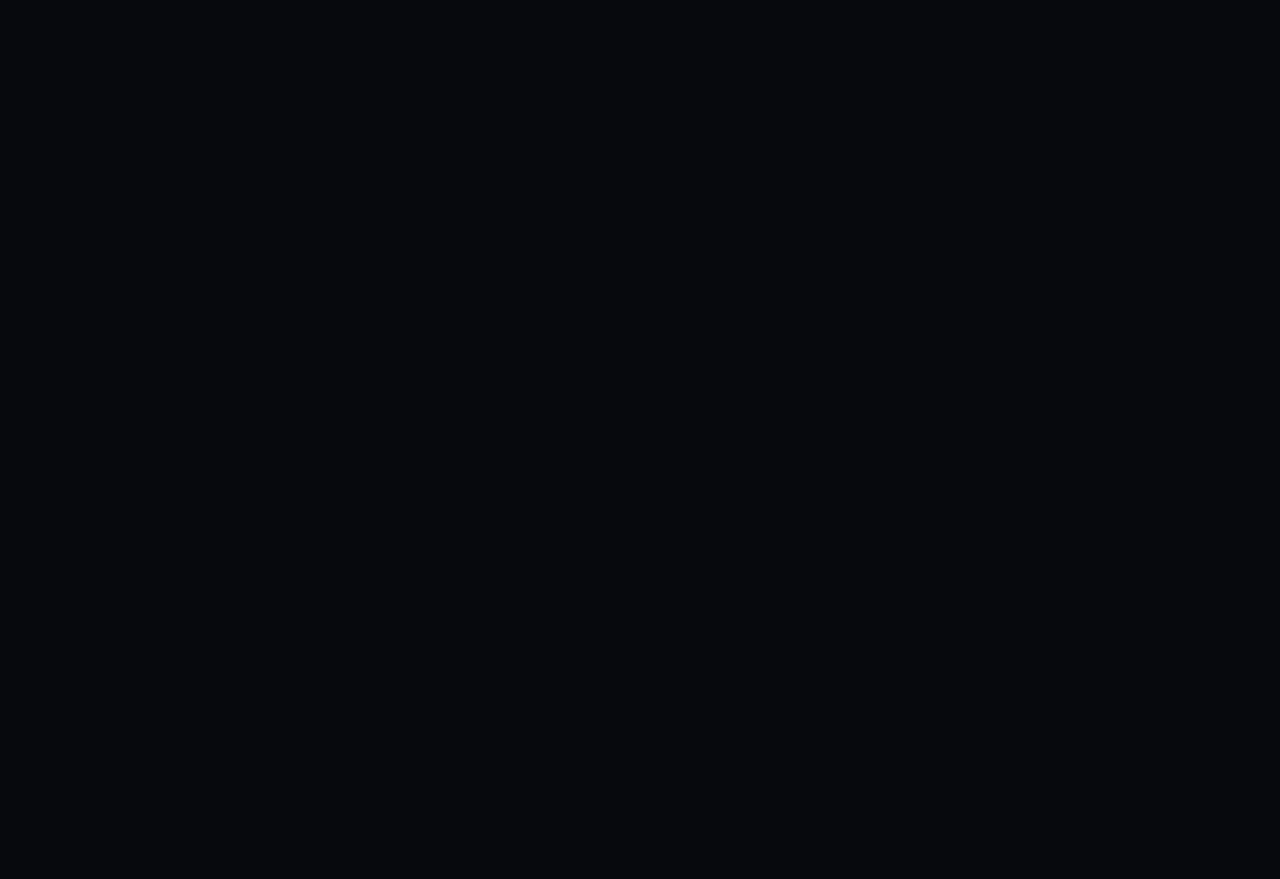
<file: about-me.html>
<!DOCTYPE html>
<html lang="en">
<head>
    <meta charset="UTF-8">
    <meta name="viewport" content="width=device-width, initial-scale=1.0">

    <!-- Page Title -->
    <title>Bringer | About Me</title>

    <!-- Google Fonts -->
    <link href="https://fonts.googleapis.com/css2?family=Inter:wght@400;600&amp;display=swap" rel="stylesheet">
    <!-- Config -->
    <link type="text/css" rel="stylesheet" href="css/config.css">
    <!-- Libraries -->
    <link type="text/css" rel="stylesheet" href="css/libs.css">
    <!-- Template Styles -->
    <link type="text/css" rel="stylesheet" href="css/style.css">
    <!-- Responsive -->
    <link type="text/css" rel="stylesheet" href="css/responsive.css">

    <!-- Favicon -->
    <link rel="icon" href="img/favicon.png" sizes="32x32">
</head>
<body>
    <!-- Header -->
    <header id="bringer-header" class="is-frosted is-sticky" data-appear="fade-down" data-unload="fade-up">
        <!-- Desktop Header -->
        <div class="bringer-header-inner">
            <!-- Header Logo -->
            <div class="bringer-header-lp">
                <a href="./" class="bringer-logo">
                    <img src="img/logo.png" alt="bringer." width="88" height="24">
                </a>
            </div>
            <!-- Main Menu -->
            <div class="bringer-header-mp">
                <nav class="bringer-nav">
                    <ul class="main-menu" data-stagger-appear="fade-down" data-stagger-delay="75">
                        <li>
                            <a href="#">Home</a>
                            <ul class="sub-menu">
                                <li>
                                    <a href="index.html">Home 01</a>
                                </li>
                                <li>
                                    <a href="home02.html">Home 02</a>
                                </li>
                                <li>
                                    <a href="home03.html">Home 03</a>
                                </li>
                                <li>
                                    <a href="home04.html">Home 04</a>
                                </li>
                                <li>
                                    <a href="home05.html">Home 05</a>
                                </li>
                                <li>
                                    <a href="home06.html">Home 06</a>
                                </li>
                                <li>
                                    <a href="home07.html">Home 07</a>
                                </li>
                                <li>
                                    <a href="home08.html">Home 08</a>
                                </li>
                            </ul>
                        </li>
                        <li class="current-menu-parent">
                            <a href="#">About Us</a>
                            <ul class="sub-menu">
                                <li>
                                    <a href="about-us.html">About Us</a>
                                </li>
                                <li class="current-menu-item">
                                    <a href="about-me.html">About Me</a>
                                </li>
                                <li>
                                    <a href="team-member.html">Team Member</a>
                                </li>
                            </ul>
                        </li>
                        <li>
                            <a href="#">Pages</a>
                            <ul class="sub-menu">
                                <li>
                                    <a href="services.html">Our Services</a>
                                </li>
                                <li>
                                    <a href="service-details.html">Service Details</a>
                                </li>
                                <li>
                                    <a href="pricing.html">Pricing</a>
                                </li>
                                <li>
                                    <a href="faq.html">F.A.Q.</a>
                                </li>
                                <li>
                                    <a href="testimonials.html">Testimonials</a>
                                </li>
                            </ul>
                        </li>
                        <li>
                            <a href="#">Portfolio</a>
                            <ul class="sub-menu">
                                <li>
                                    <a href="portfolio-infinite-list.html">Infinite List</a>
                                </li>
                                <li>
                                    <a href="portfolio-slider.html">Slider</a>
                                </li>
                                <li>
                                    <a href="portfolio-column.html">Column Cards</a>
                                </li>
                                <li>
                                    <a href="portfolio-grid.html">Classic Grid</a>
                                </li>
                                <li class="bringer-menu-divider"></li>
                                <li>
                                    <a href="portfolio-post01.html">Portfolio Details 01</a>
                                </li>
                                <li>
                                    <a href="portfolio-post02.html">Portfolio Details 02</a>
                                </li>
                                <li>
                                    <a href="portfolio-post03.html">Portfolio Details 03</a>
                                </li>
                            </ul>
                        </li>
                        <li>
                            <a href="contacts.html">Contacts</a>
                        </li>
                    </ul>
                </nav>
            </div>
            <!-- Header Button -->
            <div class="bringer-header-rp">
                <a href="contacts.html" class="bringer-button">Get a FREE Quote</a>
            </div>
        </div>
        <!-- Mobile Header -->
        <div class="bringer-mobile-header-inner">
            <a href="./" class="bringer-logo">
                <img src="img/logo.png" alt="bringer." width="88" height="24">
            </a>
            <a href="#" class="bringer-mobile-menu-toggler">
                <i class="bringer-menu-toggler-icon">
                    <span></span>
                    <span></span>
                    <span></span>
                </i>
            </a>
        </div>
    </header>

    <!-- Page Main -->
    <main id="bringer-main">
        <div class="stg-container">
            <!-- Section: Page Title -->
            <section>
                <div class="bringer-bento-grid">
                    <div class="is-medium bringer-block stg-vertical-space-between" data-appear="fade-right" data-unload="fade-left">
                        <div class="bringer-title-with-label stg-bottom-gap">
                            <span class="bringer-label">Who am I? I am</span>
                            <h2>Michael Bringer,</h2>
                        </div>
                        <p class="bringer-large-text">A creative digital artist, web designer, and developer from Denver, Colorado.</p>
                    </div>
                    <div class="is-small" data-appear="zoom-out" data-delay="100" data-unload="zoom-out">
                        <img class="bringer-lazy" src="img/null.png" data-src="img/portfolio/portfolio03.jpg" alt="Portfolio" width="1200" height="1200">
                    </div>
                    <div class="is-small bringer-masked-block" data-appear="zoom-out" data-delay="200" data-unload="zoom-out">
                        <div class="bringer-bento-hero-media bringer-masked-media">
                            <img class="bringer-lazy" src="img/null.png" data-src="img/portfolio/portfolio06.jpg" alt="Portfolio" width="1200" height="1200">
                        </div>
                        <div class="bringer-masked-content at-bottom-right">
                            <a href="portfolio-grid.html" class="bringer-square-button">
                                <span class="bringer-icon bringer-icon-explore"></span>
                            </a>
                        </div>
                    </div>
                    <div class="is-large" data-appear="fade-left" data-delay="200" data-unload="fade-right">
                        <img class="bringer-lazy" src="img/null.png" data-src="img/inner-pages/about-me-01.jpg" alt="Cookie Dough" width="1200" height="1200">
                    </div>
                </div>
            </section>

            <!-- Section: Counters -->
            <section data-padding="bottom">
                <div class="bringer-grid-4cols bringer-tp-grid-2cols bringer-m-grid-2cols stg-m-small-gap" data-stagger-appear="zoom-in" data-stagger-unload="zoom-out">
                    <!-- Counter Item -->
                    <div class="bringer-counter bringer-block" data-delay="3000">
                        <div class="bringer-counter-number" data-suffix="K+">8</div>
                        <div class="bringer-counter-label">Happy Customers</div>
                    </div><!-- .bringer-counter -->
                    <!-- Counter Item -->
                    <div class="bringer-counter bringer-block" data-delay="3000">
                        <div class="bringer-counter-number" data-suffix="">420</div>
                        <div class="bringer-counter-label">Complated Projects</div>
                    </div><!-- .bringer-counter -->
                    <!-- Counter Item -->
                    <div class="bringer-counter bringer-block" data-delay="3000">
                        <div class="bringer-counter-number" data-suffix="">24</div>
                        <div class="bringer-counter-label">Awwwards Won</div>
                    </div><!-- .bringer-counter -->
                    <!-- Counter Item -->
                    <div class="bringer-counter bringer-block is-accented" data-delay="3000">
                        <div class="bringer-counter-number" data-suffix="+">12</div>
                        <div class="bringer-counter-label">Years of Experience</div>
                    </div><!-- .bringer-counter -->
                </div><!-- .bringer-grid -->
            </section>

            <!-- Section: About Me -->
            <section class="backlight-top divider-bottom">
                <div class="stg-row stg-large-gap stg-m-normal-gap">
                    <div class="stg-col-6 stg-tp-bottom-gap-l stg-m-bottom-gap" data-appear="fade-right" data-unload="fade-left">
                        <div class="bringer-parallax-media">
                            <img class="bringer-lazy" src="img/null.png" data-src="img/inner-pages/about-me-02.jpg" alt="About Me" width="1200" height="1200">
                        </div>
                    </div>
                    <div class="stg-col-6 stg-vertical-space-between" data-appear="fade-left" data-unload="fade-right">
                        <div>
                            <h2>Weaving Dreams from Denver to the World</h2>
                            <p>The flickering glow of neon signs was my lullaby. Growing up in Denver, Colorado, mountains didn't cradle me, but by the pixelated landscapes of arcades and the humming symphony of computer labs. The concrete canyons of the Mile High City became my playground, every alleyway a canvas waiting to be splashed with digital paint.</p>
                            <p>My thirst for creation led me to the hallowed halls of MIT, where the air crackled with intellectual electricity. Here, in the shadow of the Charles River, I honed my craft. Coding became my brushstrokes, design my language, and the web my ever-expanding canvas. I learned to breathe life into pixels, crafting worlds that shimmered with possibility.</p>
                        </div>
                        <a href="portfolio-slider.html" class="bringer-icon-link">
                            <div class="bringer-icon-wrap">
                                <i class="bringer-icon bringer-icon-explore"></i>
                            </div>
                            <div class="bringer-icon-link-content">
                                <h6>
                                    Unleash your
                                    <br>
                                    Creative desire
                                </h6>
                                <span class="bringer-label">Explore portfolio</span>
                            </div>
                        </a><!-- .bringer-icon-link -->
                    </div>
                </div>
            </section>

            <!-- Section: What Do I Offer -->
            <section class="backlight-bottom">
                <!-- Section Title -->
                <div class="stg-row bringer-section-title">
                    <div class="stg-col-8 stg-offset-2">
                        <div class="align-center">
                            <h2 data-appear="fade-up" data-unload="fade-up">What do I Offer</h2>
                            <p class="bringer-large-text" data-appear="fade-up" data-unload="fade-up" data-delay="100">Unleashing the full spectrum of magic.</p>
                        </div>
                    </div>
                </div>
                <!-- Services Grid -->
                <div class="bringer-grid-3cols bringer-tp-grid-2cols" data-stagger-appear="fade-up" data-delay="100" data-stagger-delay="100" data-unload="fade-up">
                    <!-- Item 01 -->
                    <div class="bringer-block stg-aspect-square stg-vertical-space-between">
                        <h5>Branding<span class="bringer-accent">.</span></h5>
                        <p>Weave visual stories and craft strategic messaging that resonate at heartstrings, build unwavering trust, and turn customers into fervent brand champions.</p>
                    </div>
                    <!-- Item 02 -->
                    <div class="bringer-block stg-aspect-square stg-vertical-space-between">
                        <h5>Marketing<span class="bringer-accent">.</span></h5>
                        <p>Design data-driven campaigns that crackle with energy, ignite like wildfire, and turn clicks into conversions, like the storm that propels your brand.</p>
                    </div>
                    <!-- Item 03 -->
                    <div class="bringer-block stg-aspect-square stg-vertical-space-between">
                        <h5>Graphic Design<span class="bringer-accent">.</span></h5>
                        <p>Craft visual masterpieces that sing your brand's story in vibrant colors and captivating shapes. From logos that lodge in minds to images that make ideas sing.</p>
                    </div>
                    <!-- Item 04 -->
                    <div class="bringer-block stg-aspect-square stg-vertical-space-between">
                        <h5>Web Design<span class="bringer-accent">.</span></h5>
                        <p>Sculpt user-friendly websites that convert visitors into loyal devotees, seamlessly blending stunning aesthetics with intuitive navigation and experiences.</p>
                    </div>
                    <!-- Item 05 -->
                    <div class="bringer-block stg-aspect-square stg-vertical-space-between">
                        <h5>Content Creation<span class="bringer-accent">.</span></h5>
                        <p>Weave compelling narratives into blog posts, website copy, and social media content that resonate with your audience like a well-loved symphony.</p>
                    </div>
                    <!-- Item 06 -->
                    <div class="bringer-masked-block bringer-grid-more-masked">
                        <div class="bringer-block stg-aspect-square stg-vertical-space-between is-accented bringer-masked-media">
                            <h5>Explore All Services<span class="bringer-accent">.</span></h5>
                            <p>I offer a wide range of creative services to help businesses of all sizes achieve their goals.</p>
                        </div>
                        <div class="bringer-masked-content at-bottom-right">
                            <span class="bringer-square-button is-secondary">
                                <span class="bringer-icon bringer-icon-explore"></span>
                            </span>
                        </div>
                        <a href="services.html"></a>
                    </div>
                </div>
            </section>

            <!-- Section: Testimonials -->
            <section data-padding="top">
                <!-- Section Title -->
                <div class="stg-row bringer-section-title">
                    <div class="stg-col-8 stg-offset-2">
                        <div class="align-center">
                            <h2 data-appear="fade-up" data-unload="fade-up">What People Say</h2>
                            <p class="bringer-large-text" data-appear="fade-up" data-delay="100" data-unload="fade-up">Read what my clients have to say about my work.</p>
                        </div>
                    </div>
                </div>
                <!-- Testimonials -->
                <div class="stg-row">
                    <div class="stg-col-6 stg-tp-col-8 stg-tp-offset-2 stg-tp-bottom-gap" data-unload="fade-left" data-delay="150">
                        <div class="bringer-parallax-media" data-appear="fade-right" data-threshold="0">
                            <img class="bringer-lazy" src="img/null.png" data-src="img/home/testimonials02.jpg" alt="What Our Clients Say" width="850" height="1200">
                        </div>
                    </div>
                    <div class="stg-col-6" data-unload="fade-right" data-delay="150">
                        <div class="bringer-grid-1col stg-normal-gap">
                            <!-- Card Item -->
                            <div class="bringer-block bringer-tetimonials-card" data-appear="fade-left" data-delay="0">
                                <div class="bringer-tetimonials-card-descr">
                                    "Before working with Bringer, our brand felt lost in the crowd. They not only gave us a stunning logo and website, but they also crafted a brand story that resonated with our customers. Now, we're seeing a surge in loyalty and engagement, and it all started with a spark!"
                                </div>
                                <div class="bringer-tetimonials-card-footer">
                                    <div class="bringer-tetimonials-card-name">
                                        <h6>Sarah Janson</h6>
                                        <span class="bringer-meta">CEO of Bloom Eco-Spa</span>
                                    </div>
                                    <div class="bringer-tetimonials-card-rate">
                                        <span class="bringer-tetimonials-stars5"></span>
                                    </div>
                                </div>
                            </div><!-- .bringer-tetimonials-card -->

                            <!-- Card Item -->
                            <div class="bringer-block bringer-tetimonials-card" data-appear="fade-left" data-delay="50">
                                <div class="bringer-tetimonials-card-descr">
                                    "We knew we needed a digital boost, but we had no idea where to start. Bringer came in like a team of data-driven superheroes! They built targeted campaigns that reached our ideal audience, and the results were incredible. Our leads skyrocketed, and our conversion rates doubled. They truly understand the power of digital!"
                                </div>
                                <div class="bringer-tetimonials-card-footer">
                                    <div class="bringer-tetimonials-card-name">
                                        <h6>Michael Kaper</h6>
                                        <span class="bringer-meta">VP of Marketing, Tech Inc.</span>
                                    </div>
                                    <div class="bringer-tetimonials-card-rate">
                                        <span class="bringer-tetimonials-stars5"></span>
                                    </div>
                                </div>
                            </div><!-- .bringer-tetimonials-card -->

                            <!-- Card Item -->
                            <div class="bringer-block bringer-tetimonials-card" data-appear="fade-left" data-delay="100">
                                <div class="bringer-tetimonials-card-descr">
                                    "Words cannot express how pleased we are with the visuals Bringer created for our brand. From the captivating infographics to the social media graphics that pop off the screen, they've injected an emotional punch into our communication that resonates deeply with our audience. Now, every visual tells our story with stunning clarity."
                                </div>
                                <div class="bringer-tetimonials-card-footer">
                                    <div class="bringer-tetimonials-card-name">
                                        <h6>Anna Larson</h6>
                                        <span class="bringer-meta">Founder of StoryCraft Books</span>
                                    </div>
                                    <div class="bringer-tetimonials-card-rate">
                                        <span class="bringer-tetimonials-stars4"></span>
                                    </div>
                                </div>
                            </div><!-- .bringer-tetimonials-card -->
                            
                            <!-- Learn More -->
                            <div class="align-right">
                                <a href="testimonials.html" class="bringer-arrow-link">Read all testimonials</a>
                            </div>
                        </div><!-- .bringer-grid -->
                    </div>
                </div>
            </section>

            <!-- Section: CTA -->
            <section>
                <div class="bringer-masked-cta bringer-masked-block" data-unload="fade-down">
                    <form action="mail-short.php" method="post" data-fill-error="Please, fill out the form." class="bringer-contact-form is-short bringer-masked-media" data-appear="fade-up">
                        <div class="bringer-form-content bringer-cta-form">
                            <div class="bringer-cta-form-content" data-appear="fade-up" data-delay="100">
                                <div class="bringer-cta-title">Ready to set your Brand ablaze?</div>
                                <input type="email" id="subscribe_email" name="subscribe_email" placeholder="email@example.com" required>
                            </div>
                            <div class="bringer-cta-form-button" data-appear="fade-up" data-delay="200">
                                <button type="submit">
                                    <span class="bringer-icon bringer-icon-arrow-submit"></span>
                                </button>
                            </div>
                            <div class="bringer-contact-form__response"></div>
                        </div>
                        <span class="bringer-form-spinner"></span>
                    </form>
                    <div class="bringer-masked-cta-content bringer-masked-content at-top-right">
                        <p class="bringer-large-text" data-appear="fade-down">Let's craft a visual identity that ignites passion and loyalty. ✨</p>
                    </div>
                </div>
            </section>

        </div><!-- .stg-container -->

        <!-- Footer -->
        <footer id="bringer-footer" data-appear="fade-up" data-unload="fade-down">
            <!-- Footer Widgets Area -->
            <div class="bringer-footer-widgets">
                <div class="stg-container">
                    <div class="stg-row" data-stagger-appear="fade-left" data-stagger-delay="100">
                        <div class="stg-col-5 stg-tp-col-12 stg-tp-bottom-gap-l">
                            <div class="bringer-info-widget">
                                <a href="./" class="bringer-logo footer-logo">
                                    <img src="img/logo.png" alt="bringer." width="88" height="24">
                                </a>
                                <div class="bringer-info-description">We are a passionate team of developers and designers who believe in the power of creativity. We help creative people create a strong online presence that shows their work and tells a story.</div>
                                <span class="bringer-label">Follow us:</span>
                                <ul class="bringer-socials-list" data-stagger-appear="fade-up" data-stagger-delay="75">
                                    <li>
                                        <a href="#" target="_blank" class="bringer-socials-facebook">
                                            <i></i>
                                        </a>
                                    </li>
                                    <li>
                                        <a href="#" target="_blank" class="bringer-socials-instagram">
                                            <i></i>
                                        </a>
                                    </li>
                                    <li>
                                        <a href="#" target="_blank" class="bringer-socials-x">
                                            <i></i>
                                        </a>
                                    </li>
                                    <li>
                                        <a href="#" target="_blank" class="bringer-socials-tiktok">
                                            <i></i>
                                        </a>
                                    </li>
                                    <li>
                                        <a href="#" target="_blank" class="bringer-socials-patreon">
                                            <i></i>
                                        </a>
                                    </li>
                                </ul>
                            </div>
                        </div>
                        <div class="stg-col-2 stg-offset-1 stg-tp-col-4 stg-m-col-4">
                            <div class="bringer-widget">
                                <h6>Services</h6>
                                <div class="bringer-menu-widget">
                                    <ul>
                                        <li><a href="service-details.html">Branding</a></li>
                                        <li><a href="service-details.html">Marketing</a></li>
                                        <li><a href="service-details.html">Graphic Design</a></li>
                                        <li><a href="service-details.html">Web Design</a></li>
                                        <li><a href="service-details.html">Content Creation</a></li>
                                    </ul>
                                </div>
                            </div><!-- .bringer-widget -->
                        </div>
                        <div class="stg-col-2 stg-tp-col-4 stg-m-col-4">
                            <div class="bringer-widget">
                                <h6>About Us</h6>
                                <div class="bringer-menu-widget">
                                    <ul>
                                        <li><a href="about-us.html">About Us</a></li>
                                        <li><a href="about-me.html">About Me</a></li>
                                        <li><a href="team-member.html">Our Team</a></li>
                                        <li><a href="testimonials.html">Testimonials</a></li>
                                        <li><a href="contacts.html">Get in Touch</a></li>
                                    </ul>
                                </div>
                            </div><!-- .bringer-widget -->
                        </div>
                        <div class="stg-col-2 stg-tp-col-4 stg-m-col-4">
                            <div class="bringer-widget">
                                <h6>Resources</h6>
                                <div class="bringer-menu-widget">
                                    <ul>
                                        <li><a href="pricing.html">Pricing</a></li>
                                        <li><a href="faq.html">Help Center</a></li>
                                        <li><a href="services.html">Our Services</a></li>
                                        <li><a href="#">Terms of Use</a></li>
                                        <li><a href="#">Privacy Policy</a></li>
                                    </ul>
                                </div>
                            </div><!-- .bringer-widget -->
                        </div>
                    </div><!-- .stg-row -->
                </div><!-- .stg-container -->
            </div><!-- .bringer-footer-widgets -->

            <!-- Footer Copyright Line -->
            <div class="bringer-footer-line stg-container">
                <div class="align-center">
                    Copyright &copy; 2024. All Rights Reserved.
                </div>
            </div><!-- bringer-footer-line -->
        </footer>
	</main>

    <!-- Right Click Protection Block -->
    <div class="bringer-rcp-wrap">
        <div class="bringer-rcp-overlay"></div>
        <div class="bringer-rcp-container">
            <h2>The context menu is not allowed on this page.</h2>
        </div>
    </div>

    <!-- Dynamic Backlight -->
    <div class="bringer-backlight"></div>

    <!-- JS Scripts -->
    <script src="js/lib/jquery.min.js"></script>
    <script src="js/lib/libs.js"></script>
    <script src="js/contact_form.js"></script>
    <script src="js/st-core.js"></script>
    <script src="js/classes.js"></script>
    <script src="js/main.js"></script>
</body>
</html>
</file>
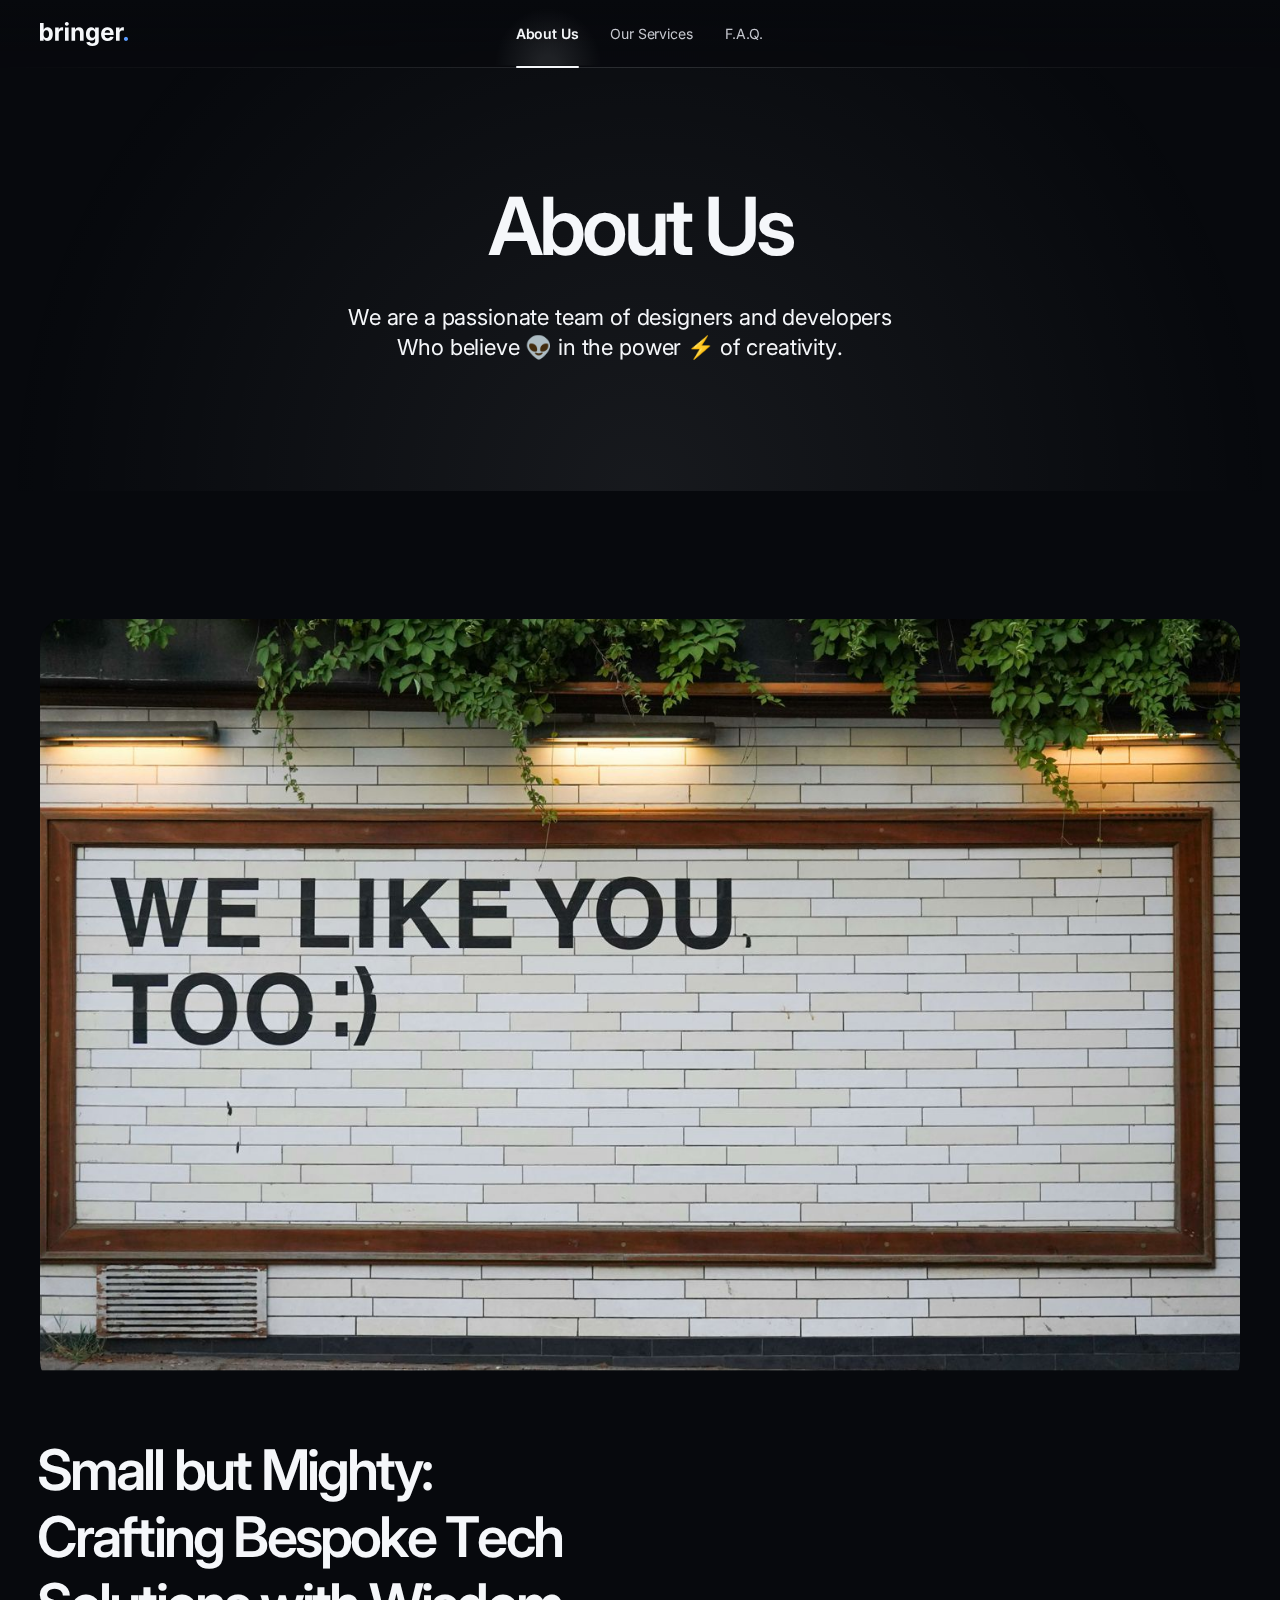
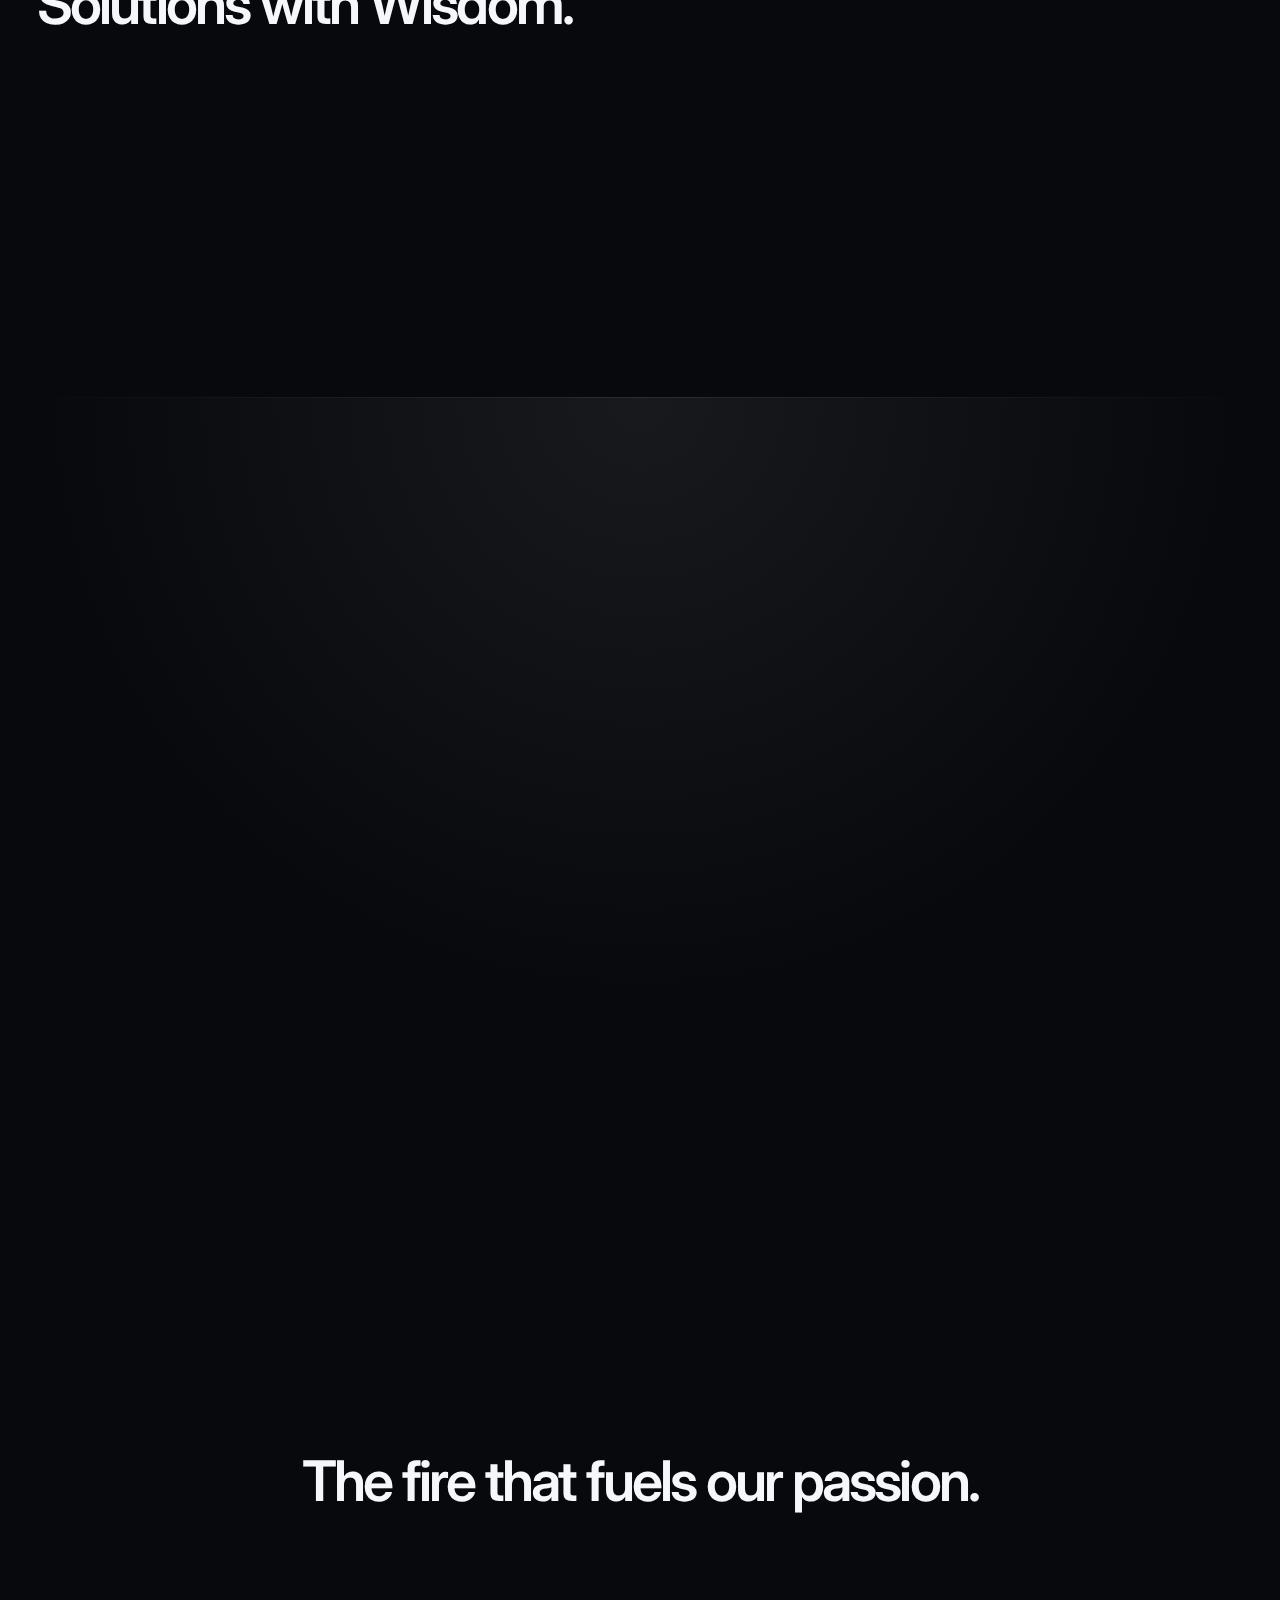
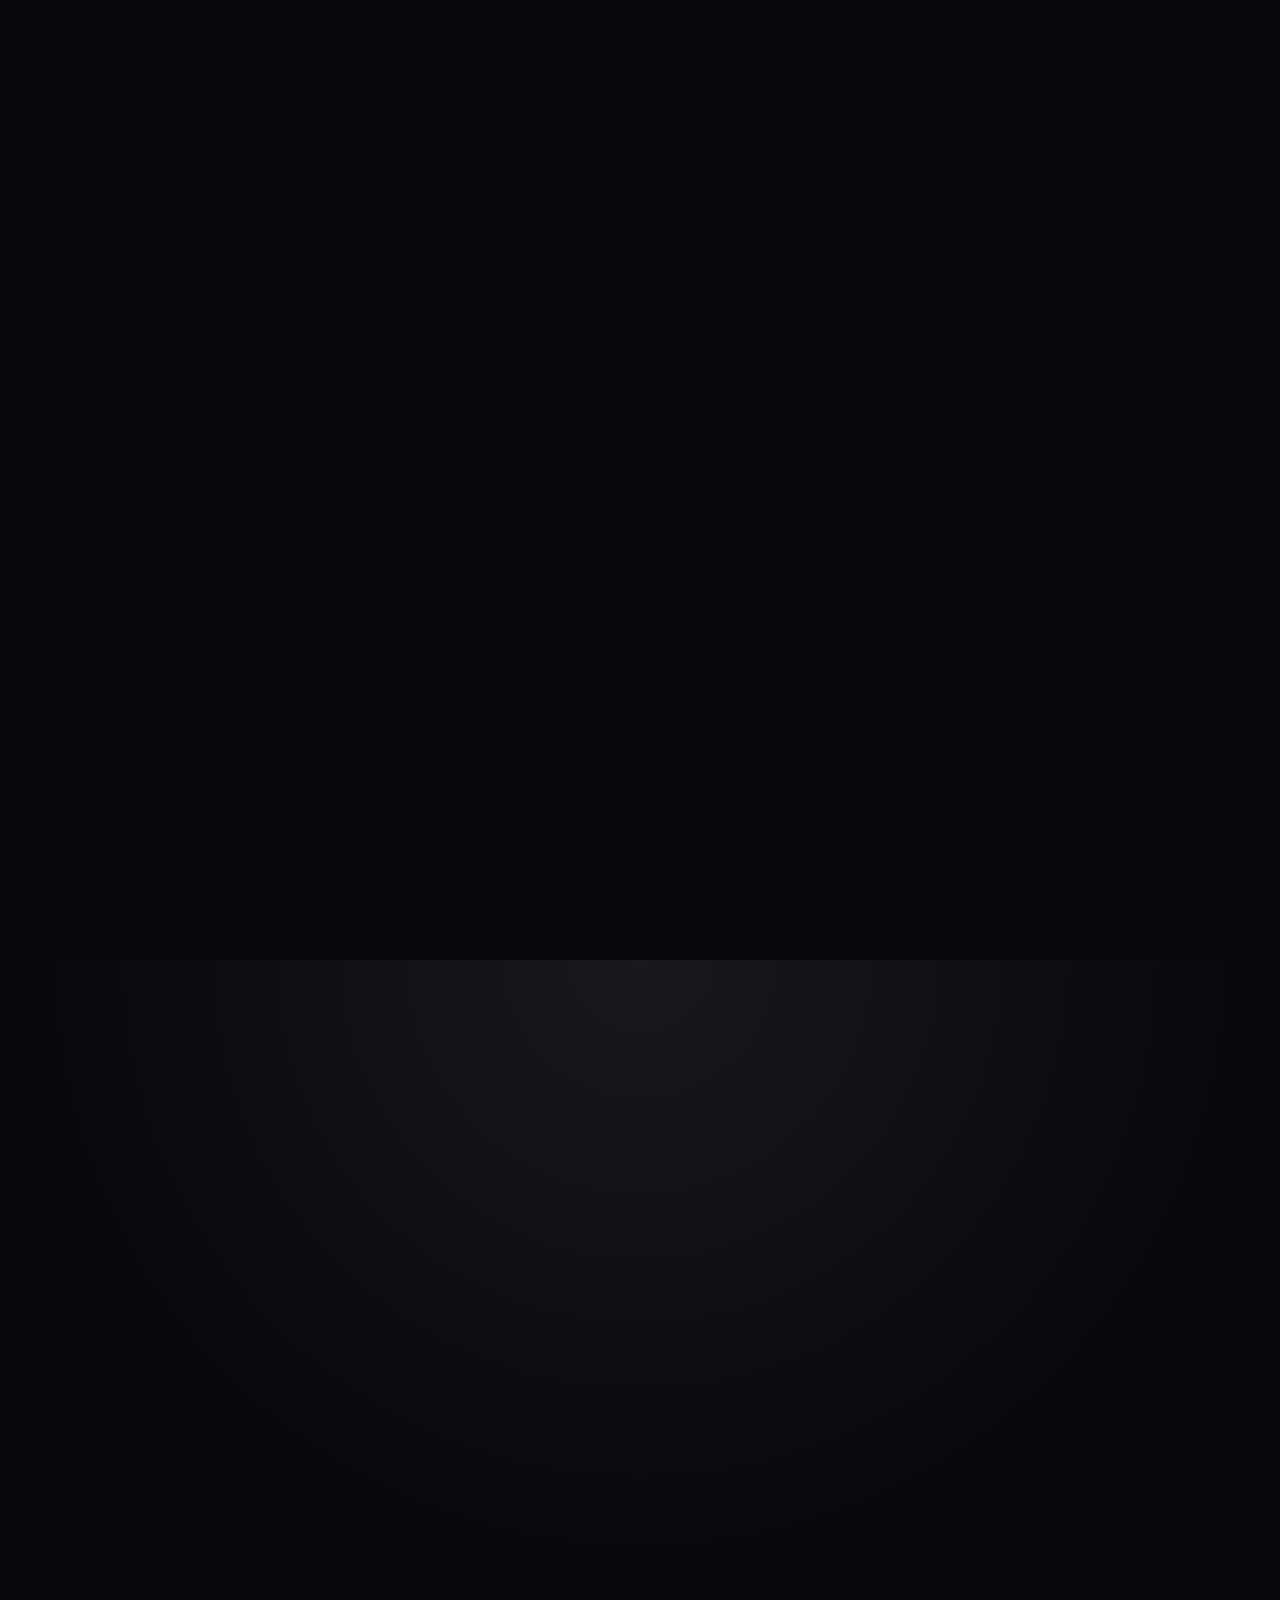
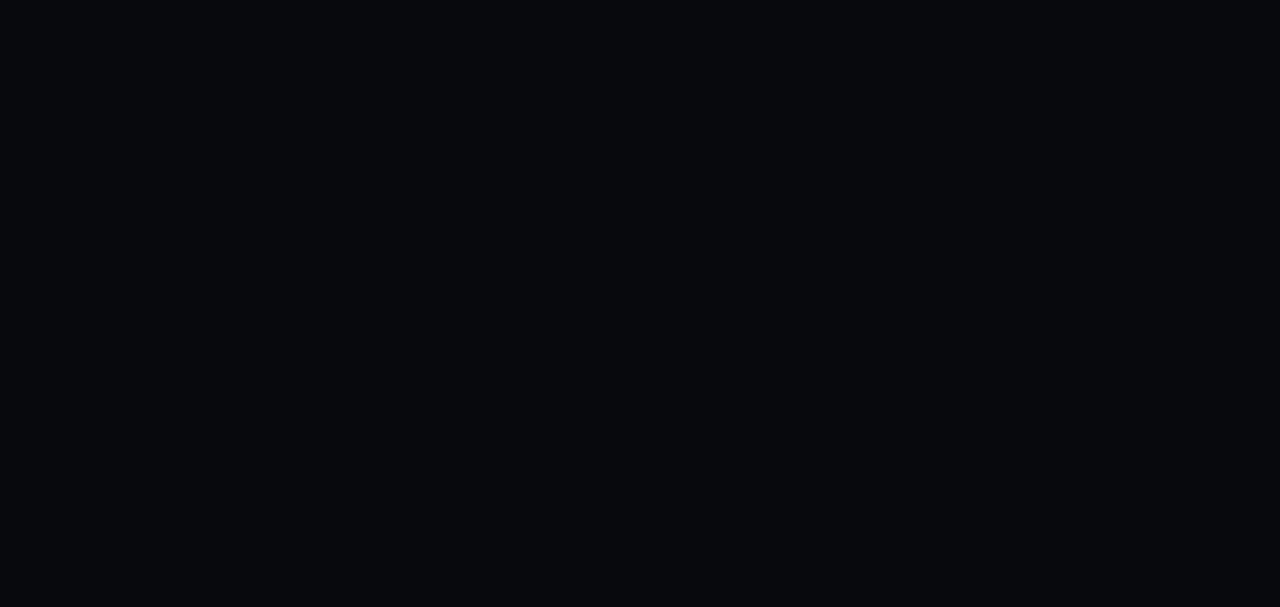
<file: about-us.html>
<!DOCTYPE html>
<html lang="en">
<head>
    <meta charset="UTF-8">
    <meta name="viewport" content="width=device-width, initial-scale=1.0">

    <!-- Page Title -->
    <title>Uchakide | About Us</title>

    <!-- Google Fonts -->
    <link href="https://fonts.googleapis.com/css2?family=Inter:wght@400;600&amp;display=swap" rel="stylesheet">
    <!-- Config -->
    <link type="text/css" rel="stylesheet" href="css/config.css">
    <!-- Libraries -->
    <link type="text/css" rel="stylesheet" href="css/libs.css">
    <!-- Template Styles -->
    <link type="text/css" rel="stylesheet" href="css/style.css">
    <!-- Responsive -->
    <link type="text/css" rel="stylesheet" href="css/responsive.css">

    <!-- Favicon -->
    <link rel="icon" href="img/favicon.jpeg" sizes="32x32">
</head>
<body>
    <!-- Header -->
    <header id="bringer-header" class="is-frosted is-sticky" data-appear="fade-down" data-unload="fade-up">
        <!-- Desktop Header -->
        <div class="bringer-header-inner">
            <!-- Header Logo -->
            <div class="bringer-header-lp">
                <a href="./" class="bringer-logo">
                    <img src="img/logo.png" alt="bringer." width="88" height="24">
                </a>
            </div>
            <!-- Main Menu -->
            <!-- Main Menu -->
            <div class="bringer-header-mp">
                <nav class="bringer-nav">
                    <ul class="main-menu" data-stagger-appear="fade-down" data-stagger-delay="75">
                        <!-- <li>
                            <a href="index.html">Home</a>
                        </li> -->
                        <li class="current-menu-parent">
                            <a href="about-us.html">About Us</a>
                        </li>
                        <li>
                            <a href="services.html">Our Services</a>
                        </li>
                        <li>
                            <a href="faq.html">F.A.Q.</a>
                        </li>
                        <!-- <li>
                            <a href="#">Pages</a>
                            <ul class="sub-menu">
                                <li>
                                    <a href="services.html">Our Services</a>
                                </li>
                                <li>
                                    <a href="service-details.html">Service Details</a>
                                </li>
                                <li>
                                    <a href="pricing.html">Pricing</a>
                                </li>
                                <li>
                                    <a href="faq.html">F.A.Q.</a>
                                </li>
                                <li>
                                    <a href="testimonials.html">Testimonials</a>
                                </li>
                            </ul>
                        </li> -->
                        <!-- <li>
                            <a href="#">Portfolio</a>
                            <ul class="sub-menu">
                                <li>
                                    <a href="portfolio-infinite-list.html">Infinite List</a>
                                </li>
                                <li>
                                    <a href="portfolio-slider.html">Slider</a>
                                </li>
                                <li>
                                    <a href="portfolio-column.html">Column Cards</a>
                                </li>
                                <li>
                                    <a href="portfolio-grid.html">Classic Grid</a>
                                </li>
                                <li class="bringer-menu-divider"></li>
                                <li>
                                    <a href="portfolio-post01.html">Portfolio Details 01</a>
                                </li>
                                <li>
                                    <a href="portfolio-post02.html">Portfolio Details 02</a>
                                </li>
                                <li>
                                    <a href="portfolio-post03.html">Portfolio Details 03</a>
                                </li>
                            </ul>
                        </li> -->
                        <li>
                            <a href="contacts.html">Contacts</a>
                        </li>
                    </ul>
                </nav>
            </div>
            <!-- Header Button -->
            <div class="bringer-header-rp">
                <!-- <a href="contacts.html" class="bringer-button">Get a FREE Quote</a> -->
            </div>
        </div>
        <!-- Mobile Header -->
        <div class="bringer-mobile-header-inner">
            <a href="./" class="bringer-logo">
                <img src="img/logo.png" alt="bringer." width="88" height="24">
            </a>
            <a href="#" class="bringer-mobile-menu-toggler">
                <i class="bringer-menu-toggler-icon">
                    <span></span>
                    <span></span>
                    <span></span>
                </i>
            </a>
        </div>
    </header>

    <!-- Page Main -->
    <main id="bringer-main">
        <div class="stg-container">
            <!-- Section: Page Title -->
            <section class="backlight-bottom">
                <div class="stg-row">
                    <div class="stg-col-6 stg-offset-3 align-center stg-tp-col-10 stg-tp-offset-1">
                        <h1 class="bringer-page-title" data-appear="fade-up" data-unload="fade-up">About Us</h1>
                        <p class="bringer-large-text" data-split-appear="fade-up" data-split-unload="fade-up" data-delay="100">We are a passionate team of designers and developers Who believe 👽 in the power ⚡ of creativity.</p>
                    </div>
                </div>
            </section>

            <!-- Section: About Us -->
            <section class="divider-bottom">
                <div class="bringer-parallax-media stg-bottom-gap-l" data-appear="fade-up" data-delay="200" data-unload="fade-up">
                    <img class="bringer-lazy" src="img/null.png" data-src="img/inner-pages/about-us.jpg" alt="About Bringer" width="1920" height="960">
                </div>
                <div class="stg-row stg-large-gap stg-tp-normal-gap">
                    <div class="stg-col-6 stg-vertical-space-between stg-tp-bottom-gap-l" data-unload="fade-left">
                        <h2 data-split-appear="fade-up">Small but Mighty: Crafting Bespoke Tech Solutions with Wisdom.</h2>
                        <div class="align-right" data-appear="fade-right">
                            <a href="portfolio-infinite-list.html" class="bringer-icon-link">
                                <div class="bringer-icon-link-content">
                                    <h6>
                                        Unleash the power
                                        <br>
                                        of transformation
                                    </h6>
                                    <span class="bringer-label">GET IN TOUCH</span>
                                    
                                </div>
                                <div class="bringer-icon-wrap">
                                    <i class="bringer-icon bringer-icon-explore"></i>
                                </div>
                            </a><!-- .bringer-icon-link -->
                        </div>
                    </div>
                    <div class="stg-col-6" data-appear="fade-left" data-unload="fade-right" data-delay="100">
                        <p class="bringer-large-text">Welcome to Uchakide, where wisdom meets innovation.</p>
                        <p>Named after the wise and fearless creature from Zulu folklore, Uchakide symbolizes our approach to the tech industry: small yet mighty, strategic, and always ready to take on challenges that others shy away from.</p>
                        <p>In a market dominated by tech giants, we stand out by focusing on what truly matters—delivering rapid, bespoke, and custom business applications that cater to your unique needs. We believe that every business deserves tailored solutions that are as agile and dynamic as they are.</p>
                        <p>Our team is passionate about transforming your ideas into powerful digital tools that drive efficiency, enhance user experience, and give you a competitive edge. At Uchakide, we don't just follow the trends—we set them.</p>
                        <p>Join us on our journey as we continue to innovate, inspire, and deliver solutions that are as wise as the creature we're named after. Together, we'll take on the giants.</p>
                    </div>
                </div>
            </section>

            <!-- Section: Team -->
            <!-- <section>

                <div class="stg-row bringer-section-title">
                    <div class="stg-col-8 stg-offset-2 stg-tp-col-10 stg-tp-offset-1">
                        <div class="align-center">
                            <h2 data-appear="fade-up" data-unload="fade-up">Meet the Team</h2>
                            <p class="bringer-large-text" data-split-appear="fade-up" data-split-unload="fade-up" data-delay="100">We are a team of passionate and experienced designers, developers, and marketers who specialize in helping businesses achieve their goals.</p>
                        </div>
                    </div>
                </div>

                <div class="swiper bringer-carousel" data-appear="fade-up" data-delay="200" data-tp-centered="0" data-unload="fade-up">
                    <div class="swiper-wrapper">

                        <div class="bringer-block bringer-carousel-card swiper-slide">
                            <div class="bringer-carousel-card-image">
                                <img class="bringer-lazy" src="img/null.png" data-src="img/team/team01-thmb.jpg" alt="Elizabeth Riley" width="600" height="900">
                            </div>
                            <div class="bringer-carousel-card-footer">
                                <div class="bringer-carousel-card-title">
                                    <span class="bringer-meta">CEO, Founder</span>
                                    <h6>Elizabeth Riley</h6>
                                </div>
                                <span class="bringer-icon bringer-icon-explore"></span>
                            </div>
                            <a href="team-member.html"></a>
                        </div>
                        
                        <div class="bringer-block bringer-carousel-card swiper-slide">
                            <div class="bringer-carousel-card-image">
                                <img class="bringer-lazy" src="img/null.png" data-src="img/team/team02-thmb.jpg" alt="John Belrose" width="600" height="900">
                            </div>
                            <div class="bringer-carousel-card-footer">
                                <div class="bringer-carousel-card-title">
                                    <span class="bringer-meta">Concept Artist</span>
                                    <h6>John Belrose</h6>
                                </div>
                                <span class="bringer-icon bringer-icon-explore"></span>
                            </div>
                            <a href="team-member.html"></a>
                        </div>
                        
                        <div class="bringer-block bringer-carousel-card swiper-slide">
                            <div class="bringer-carousel-card-image">
                                <img class="bringer-lazy" src="img/null.png" data-src="img/team/team03-thmb.jpg" alt="Sonya Altena" width="600" height="900">
                            </div>
                            <div class="bringer-carousel-card-footer">
                                <div class="bringer-carousel-card-title">
                                    <span class="bringer-meta">Client Manager</span>
                                    <h6>Sonya Altena</h6>
                                </div>
                                <span class="bringer-icon bringer-icon-explore"></span>
                            </div>
                            <a href="team-member.html"></a>
                        </div>
                        
                        <div class="bringer-block bringer-carousel-card swiper-slide">
                            <div class="bringer-carousel-card-image">
                                <img class="bringer-lazy" src="img/null.png" data-src="img/team/team04-thmb.jpg" alt="Nikolas Rome" width="600" height="900">
                            </div>
                            <div class="bringer-carousel-card-footer">
                                <div class="bringer-carousel-card-title">
                                    <span class="bringer-meta">Developer</span>
                                    <h6>Nikolas Rome</h6>
                                </div>
                                <span class="bringer-icon bringer-icon-explore"></span>
                            </div>
                            <a href="team-member.html"></a>
                        </div>
                        
                        <div class="bringer-block bringer-carousel-card swiper-slide">
                            <div class="bringer-carousel-card-image">
                                <img class="bringer-lazy" src="img/null.png" data-src="img/team/team05-thmb.jpg" alt="Candy Tittensor" width="600" height="900">
                            </div>
                            <div class="bringer-carousel-card-footer">
                                <div class="bringer-carousel-card-title">
                                    <span class="bringer-meta">Design Artist</span>
                                    <h6>Candy Tittensor</h6>
                                </div>
                                <span class="bringer-icon bringer-icon-explore"></span>
                            </div>
                            <a href="team-member.html"></a>
                        </div>
                    </div>
                    
                    <div class="swiper-pagination bringer-dots"></div>
                </div>
            </section> -->

            <!-- Section: Our Story -->
            <section class="backlight-top">
                <div class="stg-row stg-large-gap stg-m-normal-gap">
                    <div class="stg-col-6 stg-tp-bottom-gap-l stg-m-bottom-gap" data-appear="fade-right" data-unload="fade-left">
                        <div class="bringer-parallax-media">
                            <img class="bringer-lazy" src="img/null.png" data-src="img/home/about02.jpg" alt="Our Story" width="960" height="960">
                        </div>
                    </div>
                    <div class="stg-col-6 stg-vertical-space-between" data-appear="fade-left" data-unload="fade-right">
                        <div>
                            <h2>Our Roots: Tech for Good</h2>
                            <p class="bringer-large-text">Did you know? Uchakide started its journey by digitizing NGOs and building tech that directly benefits humanity. Our mission began with a simple yet powerful idea: harness technology to make a real difference in the world.</p>
                            <p>We saw a digital landscape filled with noise and sameness, and we knew we had the spark to ignite something different. Today, we're a team of passionate storytellers, designers, and strategists who bring brands to life with vibrant visuals, captivating narratives, and data-driven campaigns.</p>
                            <p>From streamlining operations for non-profits to creating platforms that connect communities, we've always believed that tech should serve people, not the other way around. It's this passion for impact that continues to drive us today, as we take on bigger challenges and innovate for a better tomorrow. So, while we might be tackling giants now, we'll never forget our roots—or the meaningful work that got us here. Because at Uchakide, making a difference is just as important as making great tech.</p>
                        </div>
                        <a href="contacts.html" class="bringer-icon-link">
                            <div class="bringer-icon-wrap">
                                <i class="bringer-icon bringer-icon-explore"></i>
                            </div>
                            <div class="bringer-icon-link-content">
                                <h6>
                                    Join the
                                    <br>
                                    Movement
                                </h6>
                                <span class="bringer-label">Tell your story</span>
                            </div>
                        </a><!-- .bringer-icon-link -->
                    </div>
                </div>
            </section>

            <!-- Section: Services -->
            <!-- <section class="backlight-bottom divider-top">
                
                <div class="stg-row stg-large-gap stg-bottom-gap-l">
                    <div class="stg-col-6 stg-tp-col-8 stg-tp-bottom-gap-l" data-unload="fade-left">
                        <h2 data-split-appear="fade-up">Unleashing the full spectrum of magic</h2>
                    </div>
                    <div class="stg-col-6 stg-tp-col-9 stg-tp-offset-3" data-unload="fade-right">
                        <p class="bringer-large-text" data-split-appear="fade-up" data-delay="100">We offer a wide range of creative services to help businesses of all sizes achieve their goals.</p>
                        <p data-appear="fade-up" data-delay="200">We believe in a holistic approach to branding. We don't just design logos or write copy; we craft strategies that touch every aspect of your brand's digital experience. From brand identity and website design to marketing campaigns and content creation, we're your one-stop shop for igniting the potential of your brand. Our services include:</p>
                    </div>
                </div>
                
                <div class="bringer-detailed-list-wrap" data-appear="fade-up" data-unload="fade-up">
                    <ul class="bringer-detailed-list">
                        <li>
                            <div class="bringer-detailed-list-title">
                                <h4>Branding<span class="bringer-accent">.</span></h4>
                            </div>
                            <div class="bringer-detailed-list-description">
                                <p>We weave visual stories and craft strategic messaging that resonate at heartstrings, build unwavering trust, and turn customers into fervent brand champions. Imagine seeing your logo come alive, not just a symbol but a rallying cry, an unwavering beacon in a sea of sameness. That's the power of branding we unleash.</p>
                            </div>
                            <div class="bringer-detailed-list-button">
                                <span class="bringer-icon bringer-icon-explore"></span>
                            </div>
                            <a href="service-details.html"></a>
                        </li>
                        <li>
                            <div class="bringer-detailed-list-title">
                                <h4>Marketing<span class="bringer-accent">.</span></h4>
                            </div>
                            <div class="bringer-detailed-list-description">
                                <p>We design data-driven campaigns that crackle with energy, ignite engagement like wildfire, and turn clicks into conversions. Picture social media abuzz with your brand, blog posts sparking curiosity, and targeted ads finding their perfect match. We're the storm that propels your brand to ever-higher heights.</p>
                            </div>
                            <div class="bringer-detailed-list-button">
                                <span class="bringer-icon bringer-icon-explore"></span>
                            </div>
                            <a href="service-details.html"></a>
                        </li>
                        <li>
                            <div class="bringer-detailed-list-title">
                                <h4>Graphic Design<span class="bringer-accent">.</span></h4>
                            </div>
                            <div class="bringer-detailed-list-description">
                                <p>We craft visual masterpieces that sing your brand's story in vibrant colors and captivating shapes. From logos that lodge in minds to infographics that make complex ideas sing, we inject emotional punch and crystal-clear clarity into every pixel. Let your visuals become the unforgettable face of your brand.</p>
                            </div>
                            <div class="bringer-detailed-list-button">
                                <span class="bringer-icon bringer-icon-explore"></span>
                            </div>
                            <a href="service-details.html"></a>
                        </li>
                        <li>
                            <div class="bringer-detailed-list-title">
                                <h4>Web Design<span class="bringer-accent">.</span></h4>
                            </div>
                            <div class="bringer-detailed-list-description">
                                <p>We sculpt user-friendly websites that convert visitors into loyal devotees, seamlessly blending stunning aesthetics with intuitive navigation and flawless experiences for every screen. Imagine your website as a warm, inviting space where potential customers linger, explore, and ultimately succumb to its charms. We craft that digital haven.</p>
                            </div>
                            <div class="bringer-detailed-list-button">
                                <span class="bringer-icon bringer-icon-explore"></span>
                            </div>
                            <a href="service-details.html"></a>
                        </li>
                        <li>
                            <div class="bringer-detailed-list-title">
                                <h4>Content Creation<span class="bringer-accent">.</span></h4>
                            </div>
                            <div class="bringer-detailed-list-description">
                                <p>We weave compelling narratives into blog posts, website copy, and social media content that resonate with your audience like a well-loved symphony. Picture search engines whispering your brand's name, and customers sharing your story with eager ears. We craft the voice that makes your brand sing.</p>
                            </div>
                            <div class="bringer-detailed-list-button">
                                <span class="bringer-icon bringer-icon-explore"></span>
                            </div>
                            <a href="service-details.html"></a>
                        </li>
                    </ul>
                </div>
                <div class="align-center stg-top-gap-l" data-appear="fade-up" data-unload="fade-up">
                    <a href="services.html" class="bringer-button">Explore All Services</a>
                </div>
            </section> -->

            <!-- Section: Our Passion -->
            <section>
                <div class="align-center stg-bottom-gap-l">
                    <h2 data-split-appear="fade-up" data-unload="fade-up">The fire that fuels our passion.</h2>
                    <p class="bringer-large-text" data-appear="fade-up" data-delay="100" data-unload="fade-up">At Bringer, we believe in the power of:</p>
                </div>

                <div class="bringer-grid-2cols" data-stagger-appear="zoom-in" data-delay="150" data-unload="fade-up">
                    <!-- Icon Box Icon -->
                    <div class="bringer-icon-box bringer-block">
                        <h4>Bespoke Solutions<span class="bringer-accent">.</span></h4>
                        <p class="bringer-large-text">Unlike generic software providers, we create custom business applications tailored specifically to your needs. Every solution is crafted to fit your unique business processes, ensuring maximum efficiency and effectiveness.</p>
                        <div class="bringer-box-icon">
                            <i class="bringer-icon bringer-icon-creativity"></i>
                        </div>
                    </div><!-- .bringer-block -->
                    <!-- Icon Box Icon -->
                    <div class="bringer-icon-box bringer-block">
                        <h4>Agility and Speed<span class="bringer-accent">.</span></h4>
                        <p class="bringer-large-text">We specialize in rapid development, meaning we can deliver high-quality, custom solutions faster than our competitors. This agility allows you to respond quickly to market changes and seize new opportunities as they arise.</p>
                        <div class="bringer-box-icon">
                            <i class="bringer-icon bringer-icon-collab"></i>
                        </div>
                    </div><!-- .bringer-block -->
                    <!-- Icon Box Icon -->
                    <div class="bringer-icon-box bringer-block">
                        <h4>Personalized Service<span class="bringer-accent">.</span></h4>
                        <p class="bringer-large-text">At Uchakide, you're not just another client. We offer a highly personalized service, working closely with you throughout the development process to ensure that every detail meets your expectations.</p>
                        <div class="bringer-box-icon">
                            <i class="bringer-icon bringer-icon-impact"></i>
                        </div>
                    </div><!-- .bringer-block -->
                    <!-- Icon Box Icon -->
                    <div class="bringer-icon-box bringer-block">
                        <h4>Innovative Thinking<span class="bringer-accent">.</span></h4>
                        <p class="bringer-large-text">We pride ourselves on being the small but wise player in a market full of giants. Our innovative approach and strategic thinking allow us to tackle complex challenges and provide solutions that are both creative and effective.</p>
                        <div class="bringer-box-icon">
                            <i class="bringer-icon bringer-icon-innovation"></i>
                        </div>
                    </div><!-- .bringer-block -->
                </div><!-- .bringer-grid -->
            </section>

            <!-- Section: Grid CTA -->
            <section class="backlight-top">
                <div class="bringer-bento-grid bringer-grid-cta">
                    <div class="is-large bringer-masked-block" data-appear="fade-right" data-unload="fade-left">
                        <div class="bringer-grid-cta-media bringer-masked-media" data-bg-src="img/cta/grid-cta-background.jpg">
                            <div class="bringer-grid-cta-heading">Need to amplify your voice?</div>
                        </div>
                        <div class="bringer-masked-content at-bottom-right">
                            <p class="bringer-large-text" data-appear="fade-right" data-delay="100">Let's chat about your goals &rarr;</p>
                        </div>
                    </div>
                    <div class="is-medium bringer-block" data-appear="fade-down" data-unload="fade-right">
                        <h3>We will design campaigns that make the world listen</h3>
                    </div>
                    <div class="is-small" data-appear="zoom-out" data-delay="100" data-unload="zoom-out">
                        <a href="contacts.html" class="bringer-square-button">
                            <span class="bringer-icon bringer-icon-explore"></span>
                        </a>
                    </div>
                    <div class="is-small" data-appear="zoom-out" data-delay="200" data-unload="zoom-out">
                        <img src="img/cta/grid-cta-02.jpg" alt="Let's Chat" width="960" height="960">
                    </div>
                </div>
            </section>

        </div><!-- .stg-container -->

        <!-- Footer -->
        <footer id="bringer-footer" data-appear="fade-up" data-unload="fade-down">
            <!-- Footer Widgets Area -->
            <div class="bringer-footer-widgets">
                <div class="stg-container">
                    <div class="stg-row" data-stagger-appear="fade-left" data-stagger-delay="100">
                        <div class="stg-col-5 stg-tp-col-12 stg-tp-bottom-gap-l">
                            <div class="bringer-info-widget">
                                <a href="./" class="bringer-logo footer-logo">
                                    <img src="img/logo.png" alt="bringer." width="88" height="24">
                                </a>
                                <div class="bringer-info-description">We are a passionate team of developers and designers who believe in the power of creative & critical thinking. We craft bespoke applications that empower professionals to focus on what they do best “building long lasting industry leading businesses”.</div>
                                <!-- <span class="bringer-label">Follow us:</span>
                                <ul class="bringer-socials-list" data-stagger-appear="fade-up" data-stagger-delay="75">
                                    <li>
                                        <a href="#" target="_blank" class="bringer-socials-facebook">
                                            <i></i>
                                        </a>
                                    </li>
                                    <li>
                                        <a href="#" target="_blank" class="bringer-socials-instagram">
                                            <i></i>
                                        </a>
                                    </li>
                                    <li>
                                        <a href="#" target="_blank" class="bringer-socials-x">
                                            <i></i>
                                        </a>
                                    </li>
                                    <li>
                                        <a href="#" target="_blank" class="bringer-socials-tiktok">
                                            <i></i>
                                        </a>
                                    </li>
                                    <li>
                                        <a href="#" target="_blank" class="bringer-socials-patreon">
                                            <i></i>
                                        </a>
                                    </li>
                                </ul> -->
                            </div>
                        </div>
                        <div class="stg-col-2 stg-offset-1 stg-tp-col-4 stg-m-col-4">
                            <div class="bringer-widget">
                                <h6><a href="services.html">Services</a></h6>
                                <!-- <div class="bringer-menu-widget">
                                    <ul>
                                        <li><a href="service-details.html">Branding</a></li>
                                        <li><a href="service-details.html">Marketing</a></li>
                                        <li><a href="service-details.html">Graphic Design</a></li>
                                        <li><a href="service-details.html">Web Design</a></li>
                                        <li><a href="service-details.html">Content Creation</a></li>
                                    </ul>
                                </div> -->
                            </div><!-- .bringer-widget -->
                        </div>
                        <div class="stg-col-2 stg-tp-col-4 stg-m-col-4">
                            <div class="bringer-widget">
                                <h6><a href="about-us.html">About Us</a></h6>
                                <!-- <div class="bringer-menu-widget">
                                    <ul>
                                        <li><a href="about-us.html">About Us</a></li>
                                        <li><a href="about-me.html">About Me</a></li>
                                        <li><a href="team-member.html">Our Team</a></li>
                                        <li><a href="testimonials.html">Testimonials</a></li>
                                        <li><a href="contacts.html">Get in Touch</a></li>
                                    </ul>
                                </div> -->
                            </div><!-- .bringer-widget -->
                        </div>
                        <div class="stg-col-2 stg-tp-col-4 stg-m-col-4">
                            <div class="bringer-widget">
                                <h6><a href="contacts.html">Contact Us</a></h6>
                                <!-- <div class="bringer-menu-widget">
                                    <ul>
                                        <li><a href="pricing.html">Pricing</a></li>
                                        <li><a href="faq.html">Help Center</a></li>
                                        <li><a href="services.html">Our Services</a></li>
                                        <li><a href="#">Terms of Use</a></li>
                                        <li><a href="#">Privacy Policy</a></li>
                                    </ul>
                                </div> -->
                            </div><!-- .bringer-widget -->
                        </div>
                    </div><!-- .stg-row -->
                </div><!-- .stg-container -->
            </div><!-- .bringer-footer-widgets -->

            <!-- Footer Copyright Line -->
            <div class="bringer-footer-line stg-container">
                <div class="align-center">
                    Copyright &copy; 2024. All Rights Reserved.
                </div>
            </div><!-- bringer-footer-line -->
        </footer>
	</main>

    <!-- Right Click Protection Block -->
    <div class="bringer-rcp-wrap">
        <div class="bringer-rcp-overlay"></div>
        <div class="bringer-rcp-container">
            <h2>The context menu is not allowed on this page.</h2>
        </div>
    </div>

    <!-- Dynamic Backlight -->
    <div class="bringer-backlight"></div>

    <!-- JS Scripts -->
    <script src="js/lib/jquery.min.js"></script>
    <script src="js/lib/libs.js"></script>
    <script src="js/contact_form.js"></script>
    <script src="js/st-core.js"></script>
    <script src="js/classes.js"></script>
    <script src="js/main.js"></script>
</body>
</html>
</file>
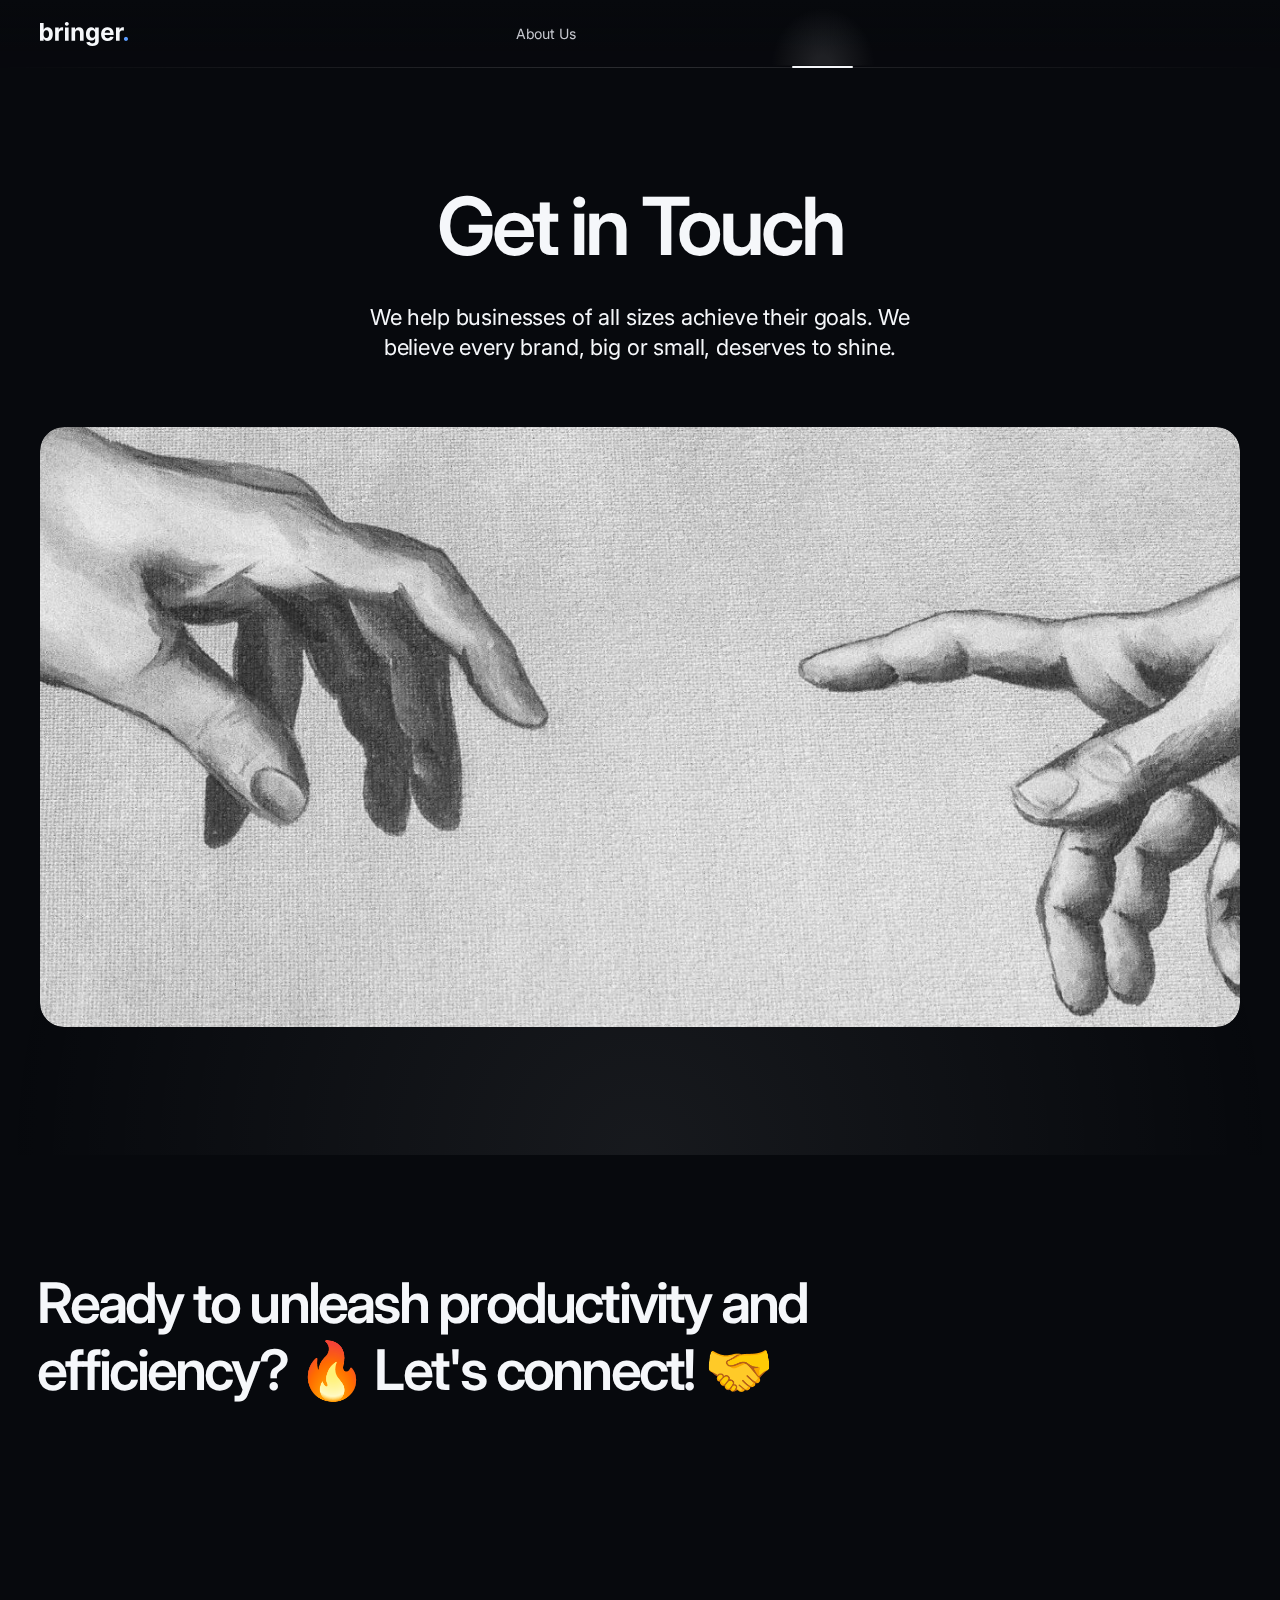
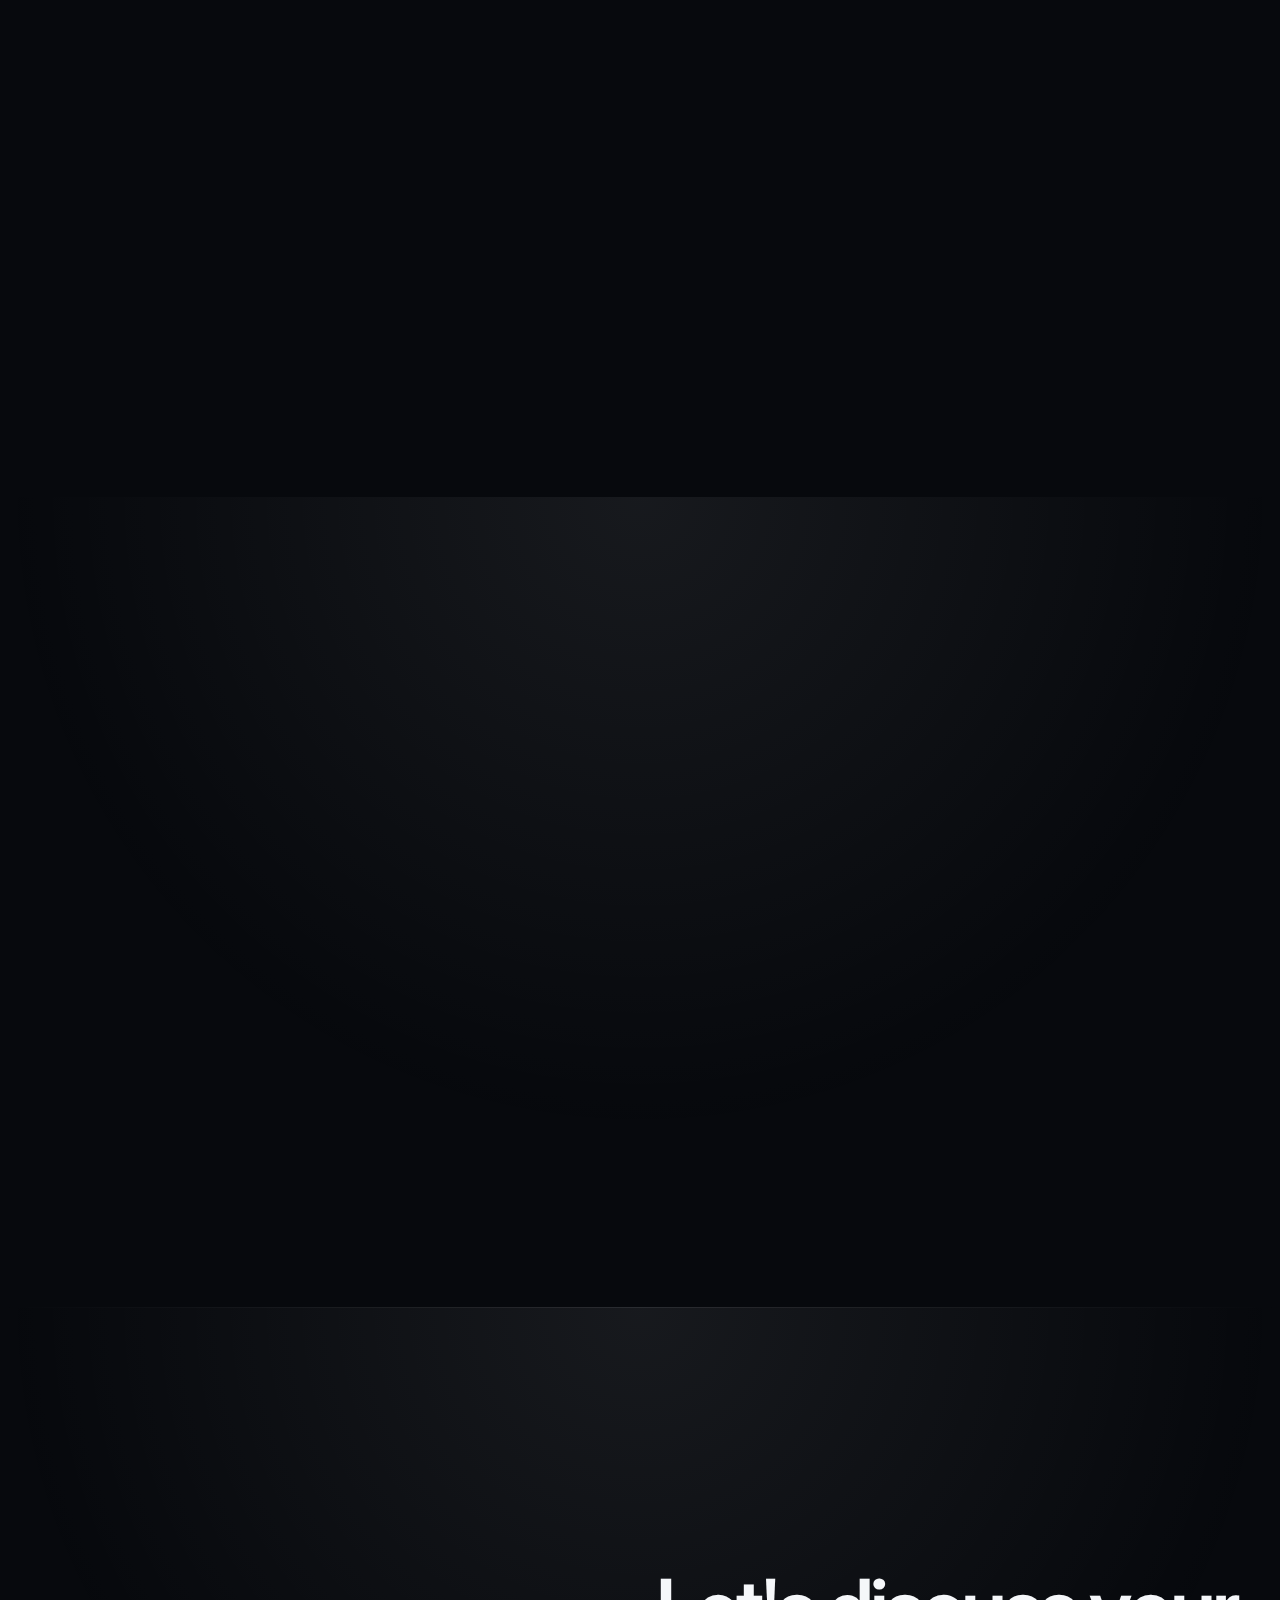
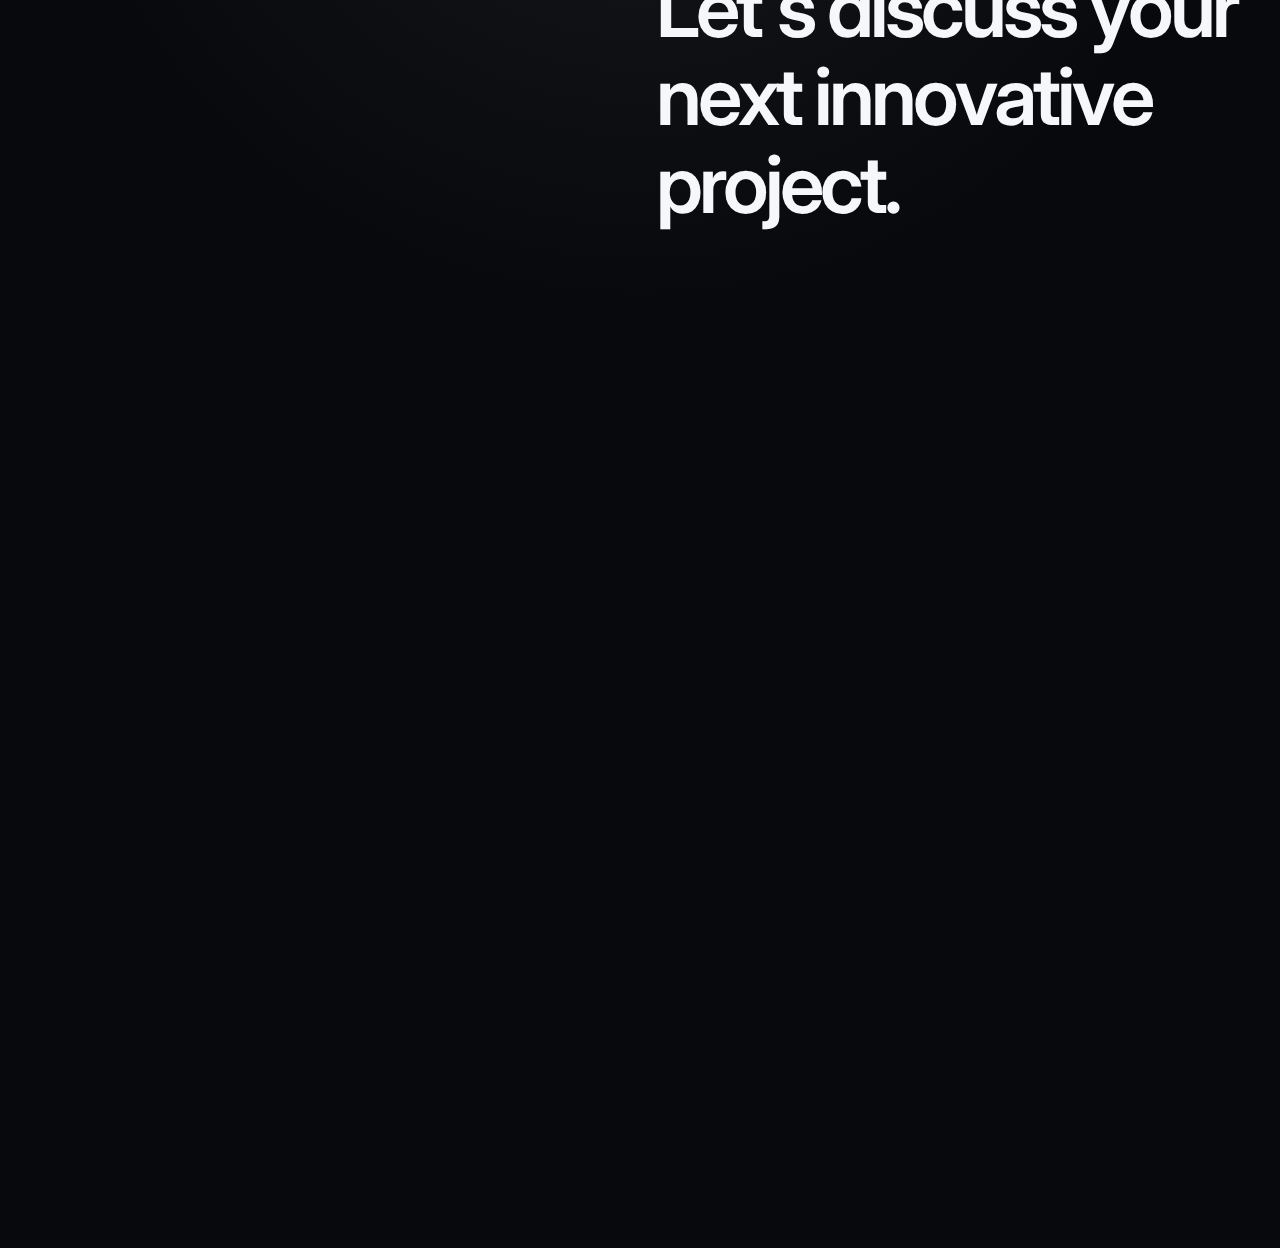
<file: contacts.html>
<!DOCTYPE html>
<html lang="en">
<head>
    <meta charset="UTF-8">
    <meta name="viewport" content="width=device-width, initial-scale=1.0">

    <!-- Page Title -->
    <title>Uchakide | Get in Touch</title>

    <!-- Google Fonts -->
    <link href="https://fonts.googleapis.com/css2?family=Inter:wght@400;600&amp;display=swap" rel="stylesheet">
    <!-- Config -->
    <link type="text/css" rel="stylesheet" href="css/config.css">
    <!-- Libraries -->
    <link type="text/css" rel="stylesheet" href="css/libs.css">
    <!-- Template Styles -->
    <link type="text/css" rel="stylesheet" href="css/style.css">
    <!-- Responsive -->
    <link type="text/css" rel="stylesheet" href="css/responsive.css">

    <!-- Favicon -->
    <link rel="icon" href="img/favicon.jpeg" sizes="32x32">
</head>
<body>
    <!-- Header -->
    <header id="bringer-header" class="is-frosted is-sticky" data-appear="fade-down" data-unload="fade-up">
        <!-- Desktop Header -->
        <div class="bringer-header-inner">
            <!-- Header Logo -->
            <div class="bringer-header-lp">
                <a href="./" class="bringer-logo">
                    <img src="img/logo.png" alt="bringer." width="88" height="24">
                </a>
            </div>
            <!-- Main Menu -->
            <div class="bringer-header-mp">
                <nav class="bringer-nav">
                    <ul class="main-menu" data-stagger-appear="fade-down" data-stagger-delay="75">
                        <!-- <li>
                            <a href="index.html">Home</a>
                        </li> -->
                        <li>
                            <a href="about-us.html">About Us</a>
                        </li>
                        <li>
                            <a href="services.html">Our Services</a>
                        </li>
                        <li>
                            <a href="faq.html">F.A.Q.</a>
                        </li>
                        <!-- <li>
                            <a href="#">Pages</a>
                            <ul class="sub-menu">
                                <li>
                                    <a href="services.html">Our Services</a>
                                </li>
                                <li>
                                    <a href="service-details.html">Service Details</a>
                                </li>
                                <li>
                                    <a href="pricing.html">Pricing</a>
                                </li>
                                <li>
                                    <a href="faq.html">F.A.Q.</a>
                                </li>
                                <li>
                                    <a href="testimonials.html">Testimonials</a>
                                </li>
                            </ul>
                        </li> -->
                        <!-- <li>
                            <a href="#">Portfolio</a>
                            <ul class="sub-menu">
                                <li>
                                    <a href="portfolio-infinite-list.html">Infinite List</a>
                                </li>
                                <li>
                                    <a href="portfolio-slider.html">Slider</a>
                                </li>
                                <li>
                                    <a href="portfolio-column.html">Column Cards</a>
                                </li>
                                <li>
                                    <a href="portfolio-grid.html">Classic Grid</a>
                                </li>
                                <li class="bringer-menu-divider"></li>
                                <li>
                                    <a href="portfolio-post01.html">Portfolio Details 01</a>
                                </li>
                                <li>
                                    <a href="portfolio-post02.html">Portfolio Details 02</a>
                                </li>
                                <li>
                                    <a href="portfolio-post03.html">Portfolio Details 03</a>
                                </li>
                            </ul>
                        </li> -->
                        <li class="current-menu-parent">
                            <a href="contacts.html">Contacts</a>
                        </li>
                    </ul>
                </nav>
            </div>
            <!-- Header Button -->
            <div class="bringer-header-rp">
                <!-- <a href="contacts.html" class="bringer-button">Get a FREE Quote</a> -->
            </div>
        </div>
        <!-- Mobile Header -->
        <div class="bringer-mobile-header-inner">
            <a href="./" class="bringer-logo">
                <img src="img/logo.png" alt="bringer." width="88" height="24">
            </a>
            <a href="#" class="bringer-mobile-menu-toggler">
                <i class="bringer-menu-toggler-icon">
                    <span></span>
                    <span></span>
                    <span></span>
                </i>
            </a>
        </div>
    </header>

    <!-- Page Main -->
    <main id="bringer-main">
        <div class="stg-container">
            <!-- Section: Page Title -->
            <section class="backlight-bottom">
                <div class="stg-row stg-bottom-gap-l">
                    <div class="stg-col-6 stg-offset-3 align-center">
                        <h1 class="bringer-page-title" data-appear="fade-up" data-unload="fade-up">Get in Touch</h1>
                        <p class="bringer-large-text" data-appear="fade-up" data-delay="100" data-unload="fade-up">We help businesses of all sizes achieve their goals. We believe every brand, big or small, deserves to shine.</p>
                    </div>
                </div>
                <div class="bringer-parallax-media" data-parallax-speed="20" data-appear="fade-up" data-delay="200" data-unload="fade-up">
                    <img class="bringer-lazy" src="img/null.png" data-src="img/inner-pages/contacts01.jpg" alt="Get in Touch" width="1920" height="960">
                </div><!-- .bringer-parallax-media -->
            </section>

            <!-- Section: About Us -->
            <section>
                <!-- Section Title -->
                <div class="stg-row stg-bottom-gap">
                    <div class="stg-col-8">
                        <h2 data-split-appear="fade-up" data-unload="fade-up">Ready to unleash productivity and efficiency? 🔥 Let's connect! 🤝</h2>
                    </div>
                    <div class="stg-col-4"></div>
                </div>
                <!-- Section Content -->
                <div class="stg-row stg-bottom-gap-l">
                    <div class="stg-col-6 stg-offset-6" data-appear="fade-up" data-delay="200" data-unload="fade-up">
                        <p>At Uchakide, we believe in the power of collaboration and shared vision. We're not just your tech partners; we're here to unlock your brand's unique potential. Whether you're full of ideas or just beginning to explore, reach out, and let's create something extraordinary together!</p>
                    </div>
                </div>
                <!-- Grid Galery -->
                <div class="bringer-grid-3cols bringer-parallax-media bringer-m-grid-3cols stg-m-small-gap" data-stagger-appear="fade-up" data-delay="200" data-stagger-unload="fade-up">
                    <a href="img/inner-pages/contacts02.jpg" class="bringer-lightbox-link" data-size="960x960">
                        <img class="bringer-lazy" src="img/null.png" data-src="img/inner-pages/contacts02.jpg" alt="Bringer" width="960" height="960">
                    </a>
                    <a href="img/inner-pages/contacts03.jpg" class="bringer-lightbox-link" data-size="960x960">
                        <img class="bringer-lazy" src="img/null.png" data-src="img/inner-pages/contacts03.jpg" alt="Bringer" width="960" height="960">
                    </a>
                    <a href="img/inner-pages/contacts04.jpg" class="bringer-lightbox-link" data-size="960x960">
                        <img class="bringer-lazy" src="img/null.png" data-src="img/inner-pages/contacts04.jpg" alt="Bringer" width="960" height="960">
                    </a>
                </div>
            </section>

            <!-- Section: Let's Talk -->
            <!-- Section: Let's Talk -->
            <section class="backlight-top divider-bottom">
                <!-- Section Title -->
                <div class="stg-row bringer-section-title">
                    <div class="stg-col-8 stg-offset-2">
                        <div class="align-center">
                            <h2 data-appear="fade-up" data-unload="fade-up">Let's 🗣 talk!</h2>
                            <p class="bringer-large-text" data-appear="fade-up" data-delay="100" data-unload="fade-up">Here's how you can connect with the Uchakide team:</p>
                        </div>
                    </div>
                </div>
                <!-- Contacts Grid -->
                <div class="stg-row" data-stagger-appear="fade-up" data-delay="200" data-stagger-unload="fade-up">
                    <div class="stg-col-4 stg-tp-col-12 stg-tp-bottom-gap">
                        <!-- Phone -->
                        <div class="bringer-block stg-aspect-square stg-vertical-space-between">
                            <a href="tel:+27 78 367 2008" class="bringer-grid-item-link"></a>
                            <div>
                                <h5>Phone<span class="bringer-accent">.</span></h5>
                                <h6>+27 78 367 2008</h6>
                            </div>
                            <p>Give us a call and chat directly with our friendly team. We're always happy to answer any questions.</p>
                        </div>
                    </div>
                    <div class="stg-col-4 stg-tp-col-12 stg-tp-bottom-gap">
                        <!-- Email -->
                        <div class="bringer-block stg-aspect-square stg-vertical-space-between">
                            <a href="mailto:hey@uchakide.co.za" class="bringer-grid-item-link"></a>
                            <div>
                                <h5>Email<span class="bringer-accent">.</span></h5>
                                <h6>hey@uchakide.co.za</h6>
                            </div>
                            <p>Send us a detailed message. We'll get back to you as soon as possible to discuss your creative project further.</p>
                        </div>
                    </div>

                    <!-- Commented out the Social Media Section -->
                    <!--
                    <div class="stg-col-4 stg-tp-col-12">
                        <div class="bringer-block stg-aspect-square stg-tp-aspect-rectangle stg-vertical-space-between">
                            <div>
                                <h5>Social Media<span class="bringer-accent">.</span></h5>
                                <ul class="bringer-socials-list stg-small-gap" data-stagger-appear="fade-up" data-stagger-delay="75">
                                    <li>
                                        <a href="#" target="_blank" class="bringer-socials-facebook">
                                            <i></i>
                                        </a>
                                    </li>
                                    <li>
                                        <a href="#" target="_blank" class="bringer-socials-instagram">
                                            <i></i>
                                        </a>
                                    </li>
                                    <li>
                                        <a href="#" target="_blank" class="bringer-socials-x">
                                            <i></i>
                                        </a>
                                    </li>
                                    <li>
                                        <a href="#" target="_blank" class="bringer-socials-tiktok">
                                            <i></i>
                                        </a>
                                    </li>
                                    <li>
                                        <a href="#" target="_blank" class="bringer-socials-patreon">
                                            <i></i>
                                        </a>
                                    </li>
                                </ul>
                            </div>
                            <p>Follow us on Social Media Platforms for a glimpse into our creative world, industry insights, and projects.</p>
                        </div>
                    </div>
                    -->
                </div>
            </section>


            <!-- Map -->
            <!-- <section>
                
                <div class="stg-row bringer-section-title">
                    <div class="stg-col-8 stg-offset-2">
                        <div class="align-center">
                            <h2 data-appear="fade-up" data-unload="fade-up">Visit our Studio</h2>
                            <p class="bringer-large-text" data-appear="fade-up" data-delay="100" data-unload="fade-up">Come visit! We love welcoming potential collaborators into our vibrant space. Schedule a tour and get inspired by our creative energy.</p>
                        </div>
                    </div>
                </div>

                <div class="stg-row">
                    <div class="stg-col-4 stg-tp-col-6 stg-m-bottom-gap" data-appear="fade-right" data-delay="100" data-unload="fade-left">

                        <div class="bringer-block stg-aspect-square stg-vertical-space-between">
                            <a href="https://maps.app.goo.gl/WbTG6EKuF9dE1Xuy8" class="bringer-grid-item-link"></a>
                            <div>
                                <h5>Address<span class="bringer-accent">.</span></h5>
                                <h6>1250 Welton St, Denver,<br>CO 80204</h6>
                            </div>
                            <p>Drop by our vibrant studio. We'd love to welcome you and share our creative vibe. Let's fuel your vision!</p>
                        </div>
                    </div>
                    <div class="stg-col-8 stg-tp-col-6" data-appear="fade-left" data-delay="200" data-unload="fade-right">
                        <iframe class="bringer-google-map" src="https://www.google.com/maps/embed?pb=!1m18!1m12!1m3!1d3067.943072055294!2d-104.99509669999999!3d39.7409296!2m3!1f0!2f0!3f0!3m2!1i1024!2i768!4f13.1!3m3!1m2!1s0x876c78d2480272f1%3A0x1b2acd6e38844602!2s1250%20Welton%20St%2C%20Denver%2C%20CO%2080204%2C%20USA!5e0!3m2!1sen!2sua!4v1705074190340!5m2!1sen!2sua" width="790" height="379" style="border:0;" allowfullscreen="" loading="lazy" referrerpolicy="no-referrer-when-downgrade"></iframe>
                    </div>
                </div>
            </section> -->

            <!-- Section: CTA Form -->
            <section class="backlight-top is-fullwidth">
                <div class="stg-row stg-valign-middle stg-cta-with-image stg-tp-column-reverse">
                    <div class="stg-col-5" data-unload="fade-left">
                        <div class="bringer-offset-image" data-bg-src="img/cta/contact-section-bg.jpg" data-appear="fade-up" data-threshold="0.25"></div>
                        <form action="/other/mail.php" method="post" class="bringer-contact-form bringer-block" data-fill-error="Please, fill out the contact form." data-appear="fade-right" data-threshold="0.25">
                        <!-- <form action="https://formsubmit.co/a4medqureshi8@gmail.com" method="POST" class="bringer-contact-form is-short bringer-masked-media" data-appear="fade-up" data-threshold="0.25">                             -->
                            <div class="bringer-form-content">
                                <!-- Field: Name -->
                                <label for="name">Your Name</label>
                                <input type="text" id="name" name="name" placeholder="Your Name" required>
                                <!-- Field: Email -->
                                <label for="email">Your Email</label>
                                <input type="email" id="email" name="email" placeholder="email@example.com" required>    
                                <!-- Field: Message -->
                                <label for="message">Your Message</label>
                                <textarea id="message" name="message" placeholder="Your Message" required></textarea>
                                <!-- Form Button -->
                                <input type="hidden" name="_captcha" value="false">
                                <input type="hidden" name="_template" value="box">
                                <button type="submit">Send Message</button>
                                <!-- <div class="bringer-contact-form__response"></div> -->
                            </div>
                            <span class="bringer-form-spinner"></span>
                        </form>
                    </div>
                    <div class="stg-col-6 stg-offset-1" data-unload="fade-right">
                        <div class="bringer-cta-form-content">
                            <div class="bringer-cta-form-title" data-split-appear="fade-up" data-split-delay="100" data-split-by="line">
                                Let's discuss your next innovative project.
                            </div>
                            <div class="bringer-cta-text">
                                <div class="stg-row stg-valign-middle">
                                    <div class="stg-col-2 stg-offset-2 stg-tp-col-1 stg-tp-offset-3 stg-m-col-1 stg-m-offset-2" data-appear="fade-right">
                                        <i class="bringer-cta-icon"></i>
                                    </div>
                                    <div class="stg-col-8 stg-tp-col-7 stg-m-col-8 stg-m-offset-1" data-appear="fade-left">
                                        <p class="bringer-large-text">We help businesses become leaner, meaner and set growth in its crosshairs.</p>
                                    </div>
                                </div>
                            </div>
                            <div class="bringer-cta-counters bringer-grid-3cols bringer-m-grid-3cols" data-stagger-appear="fade-up" data-stagger-delay="100">
                                <!-- Counter Item -->
                                <div class="bringer-counter bringer-small-counter" data-delay="3000">
                                    <div class="bringer-counter-number" data-suffix="+">100</div>
                                    <div class="bringer-counter-label">Projects Done</div>
                                </div><!-- .bringer-counter -->
                                <!-- Counter Item -->
                                <div class="bringer-counter bringer-small-counter" data-delay="3000">
                                    <div class="bringer-counter-number" data-suffix="K+">10</div>
                                    <div class="bringer-counter-label">Pages Saved</div>
                                </div><!-- .bringer-counter -->
                                <!-- Counter Item -->
                                <div class="bringer-counter bringer-small-counter" data-delay="3000">
                                    <div class="bringer-counter-number" data-suffix="+">27</div>
                                    <div class="bringer-counter-label">Years Experience</div>
                                </div><!-- .bringer-counter -->
                            </div>
                        </div>
                    </div>
                </div>
            </section>

        </div><!-- .stg-container -->

        <!-- Footer -->
        <footer id="bringer-footer" data-appear="fade-up" data-unload="fade-down">
            <!-- Footer Widgets Area -->
            <div class="bringer-footer-widgets">
                <div class="stg-container">
                    <div class="stg-row" data-stagger-appear="fade-left" data-stagger-delay="100">
                        <div class="stg-col-5 stg-tp-col-12 stg-tp-bottom-gap-l">
                            <div class="bringer-info-widget">
                                <a href="./" class="bringer-logo footer-logo">
                                    <img src="img/logo.png" alt="bringer." width="88" height="24">
                                </a>
                                <div class="bringer-info-description">We are a passionate team of developers and designers who believe in the power of creative & critical thinking. We craft bespoke applications that empower professionals to focus on what they do best “building long lasting industry leading businesses”.</div>
                                <!-- <span class="bringer-label">Follow us:</span>
                                <ul class="bringer-socials-list" data-stagger-appear="fade-up" data-stagger-delay="75">
                                    <li>
                                        <a href="#" target="_blank" class="bringer-socials-facebook">
                                            <i></i>
                                        </a>
                                    </li>
                                    <li>
                                        <a href="#" target="_blank" class="bringer-socials-instagram">
                                            <i></i>
                                        </a>
                                    </li>
                                    <li>
                                        <a href="#" target="_blank" class="bringer-socials-x">
                                            <i></i>
                                        </a>
                                    </li>
                                    <li>
                                        <a href="#" target="_blank" class="bringer-socials-tiktok">
                                            <i></i>
                                        </a>
                                    </li>
                                    <li>
                                        <a href="#" target="_blank" class="bringer-socials-patreon">
                                            <i></i>
                                        </a>
                                    </li>
                                </ul> -->
                            </div>
                        </div>
                        <div class="stg-col-2 stg-offset-1 stg-tp-col-4 stg-m-col-4">
                            <div class="bringer-widget">
                                <h6><a href="services.html">Services</a></h6>
                                <!-- <div class="bringer-menu-widget">
                                    <ul>
                                        <li><a href="service-details.html">Branding</a></li>
                                        <li><a href="service-details.html">Marketing</a></li>
                                        <li><a href="service-details.html">Graphic Design</a></li>
                                        <li><a href="service-details.html">Web Design</a></li>
                                        <li><a href="service-details.html">Content Creation</a></li>
                                    </ul>
                                </div> -->
                            </div><!-- .bringer-widget -->
                        </div>
                        <div class="stg-col-2 stg-tp-col-4 stg-m-col-4">
                            <div class="bringer-widget">
                                <h6><a href="about-us.html">About Us</a></h6>
                                <!-- <div class="bringer-menu-widget">
                                    <ul>
                                        <li><a href="about-us.html">About Us</a></li>
                                        <li><a href="about-me.html">About Me</a></li>
                                        <li><a href="team-member.html">Our Team</a></li>
                                        <li><a href="testimonials.html">Testimonials</a></li>
                                        <li><a href="contacts.html">Get in Touch</a></li>
                                    </ul>
                                </div> -->
                            </div><!-- .bringer-widget -->
                        </div>
                        <div class="stg-col-2 stg-tp-col-4 stg-m-col-4">
                            <div class="bringer-widget">
                                <h6><a href="contacts.html">Contact Us</a></h6>
                                <!-- <div class="bringer-menu-widget">
                                    <ul>
                                        <li><a href="pricing.html">Pricing</a></li>
                                        <li><a href="faq.html">Help Center</a></li>
                                        <li><a href="services.html">Our Services</a></li>
                                        <li><a href="#">Terms of Use</a></li>
                                        <li><a href="#">Privacy Policy</a></li>
                                    </ul>
                                </div> -->
                            </div><!-- .bringer-widget -->
                        </div>
                    </div><!-- .stg-row -->
                </div><!-- .stg-container -->
            </div><!-- .bringer-footer-widgets -->

            <!-- Footer Copyright Line -->
            <div class="bringer-footer-line stg-container">
                <div class="align-center">
                    Copyright &copy; 2024. All Rights Reserved.
                </div>
            </div><!-- bringer-footer-line -->
        </footer>
	</main>

    <!-- Right Click Protection Block -->
    <div class="bringer-rcp-wrap">
        <div class="bringer-rcp-overlay"></div>
        <div class="bringer-rcp-container">
            <h2>The context menu is not allowed on this page.</h2>
        </div>
    </div>

    <!-- Dynamic Backlight -->
    <div class="bringer-backlight"></div>

    <!-- JS Scripts -->
    <script src="js/lib/jquery.min.js"></script>
    <script src="js/lib/libs.js"></script>
    <script src="js/contact_form.js"></script>
    <script src="js/st-core.js"></script>
    <script src="js/classes.js"></script>
    <script src="js/main.js"></script>
</body>
</html>
</file>
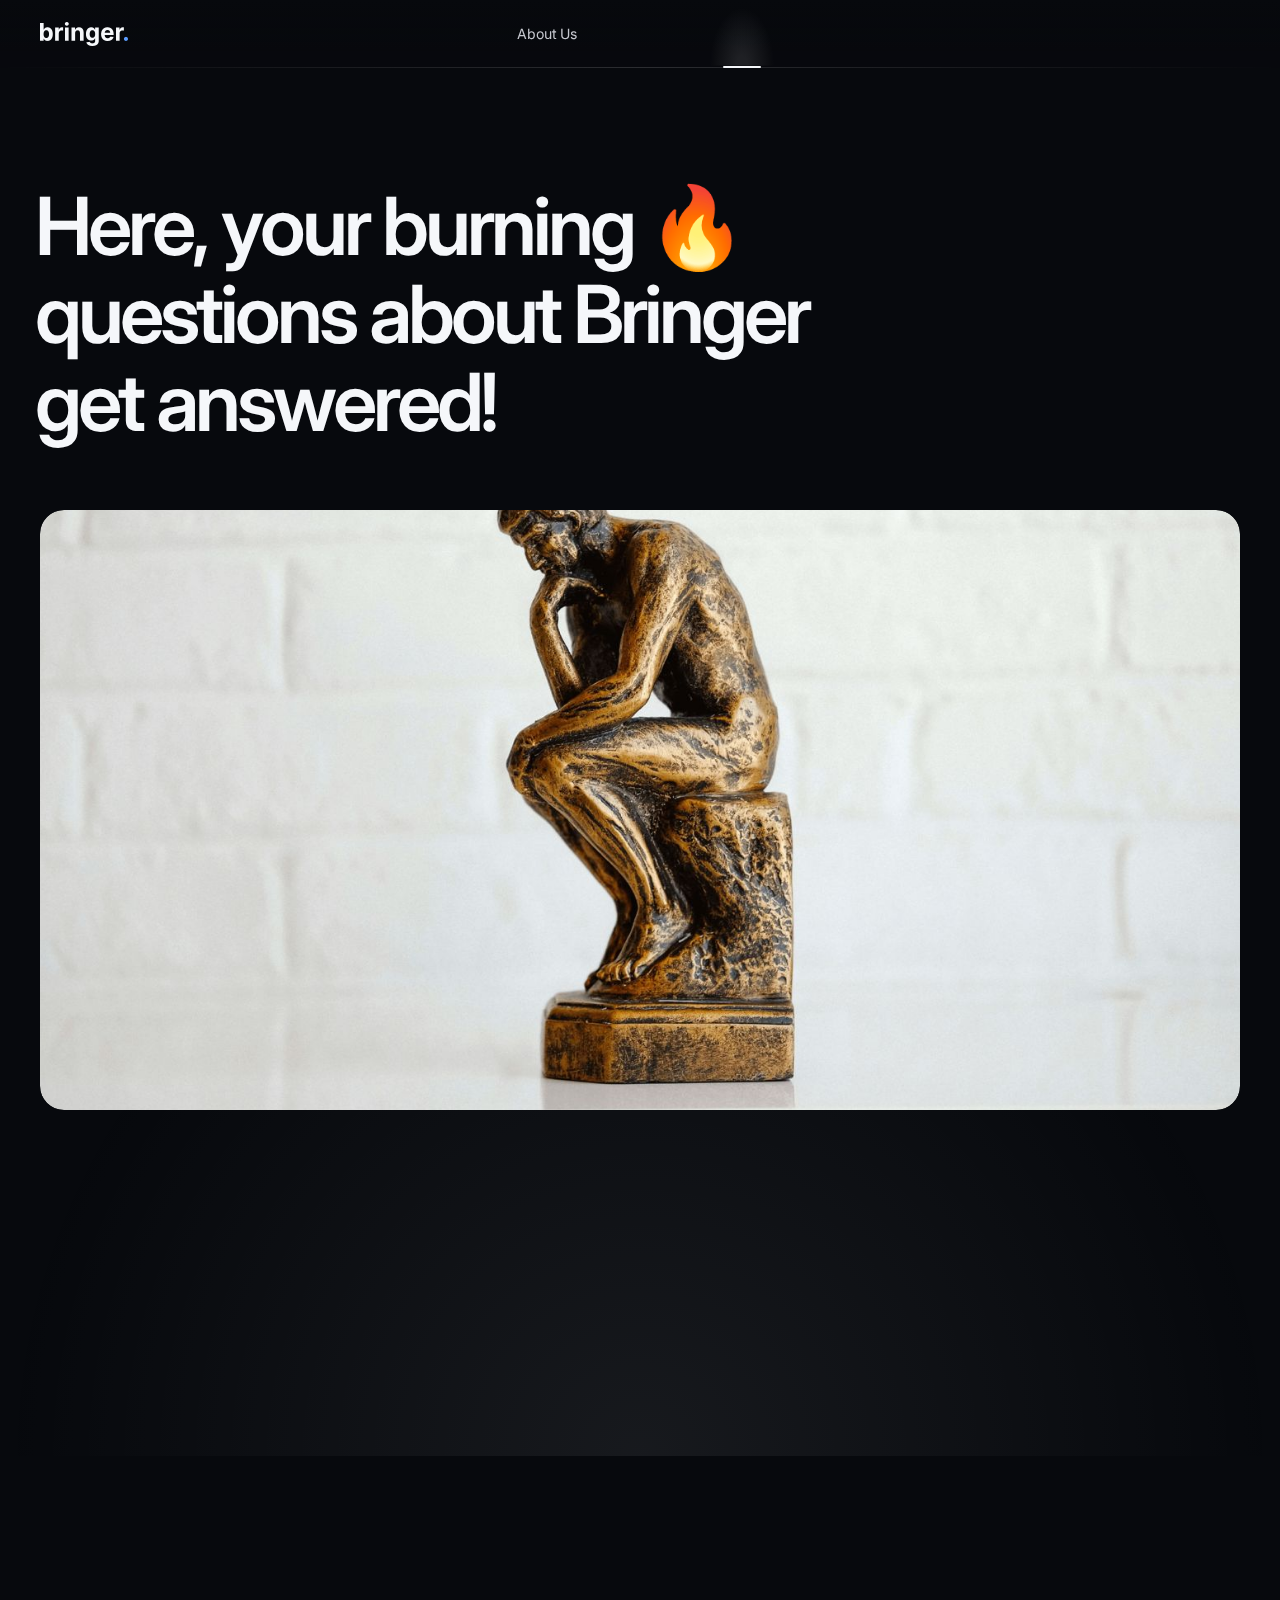
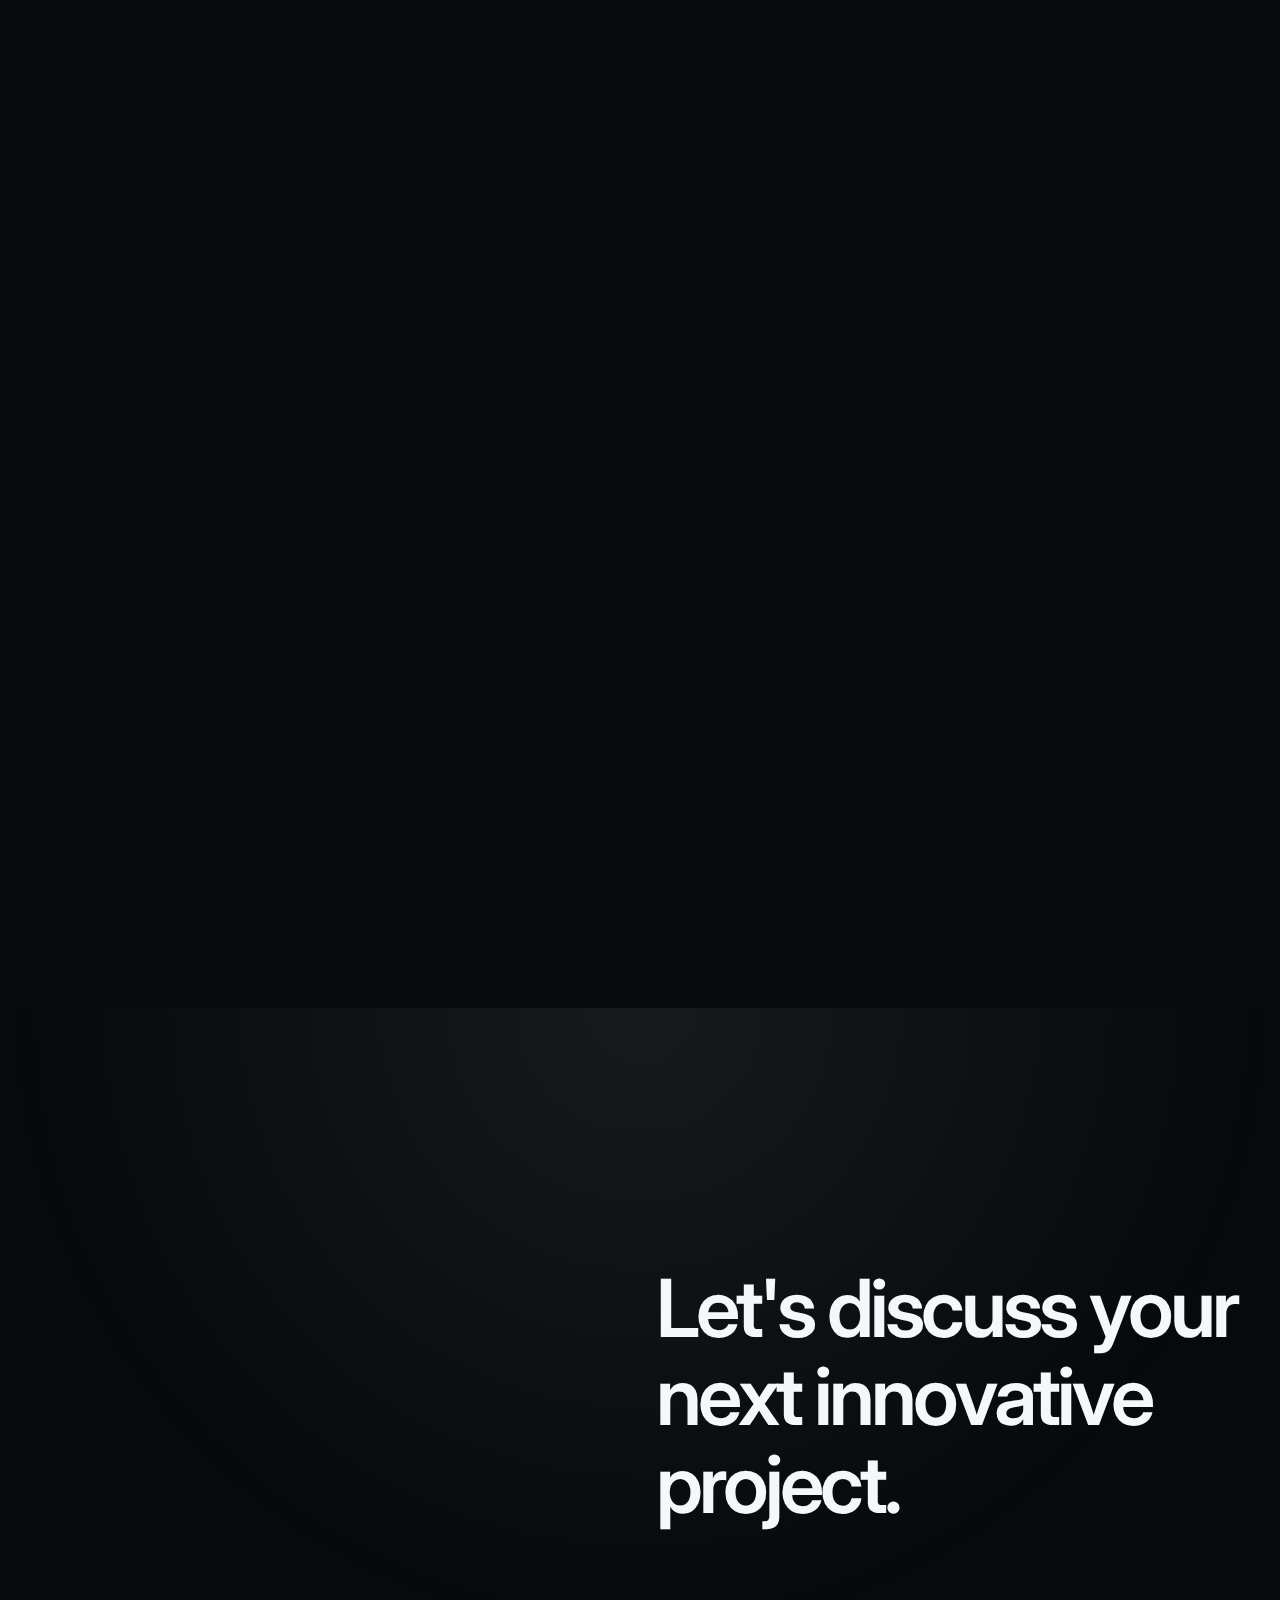
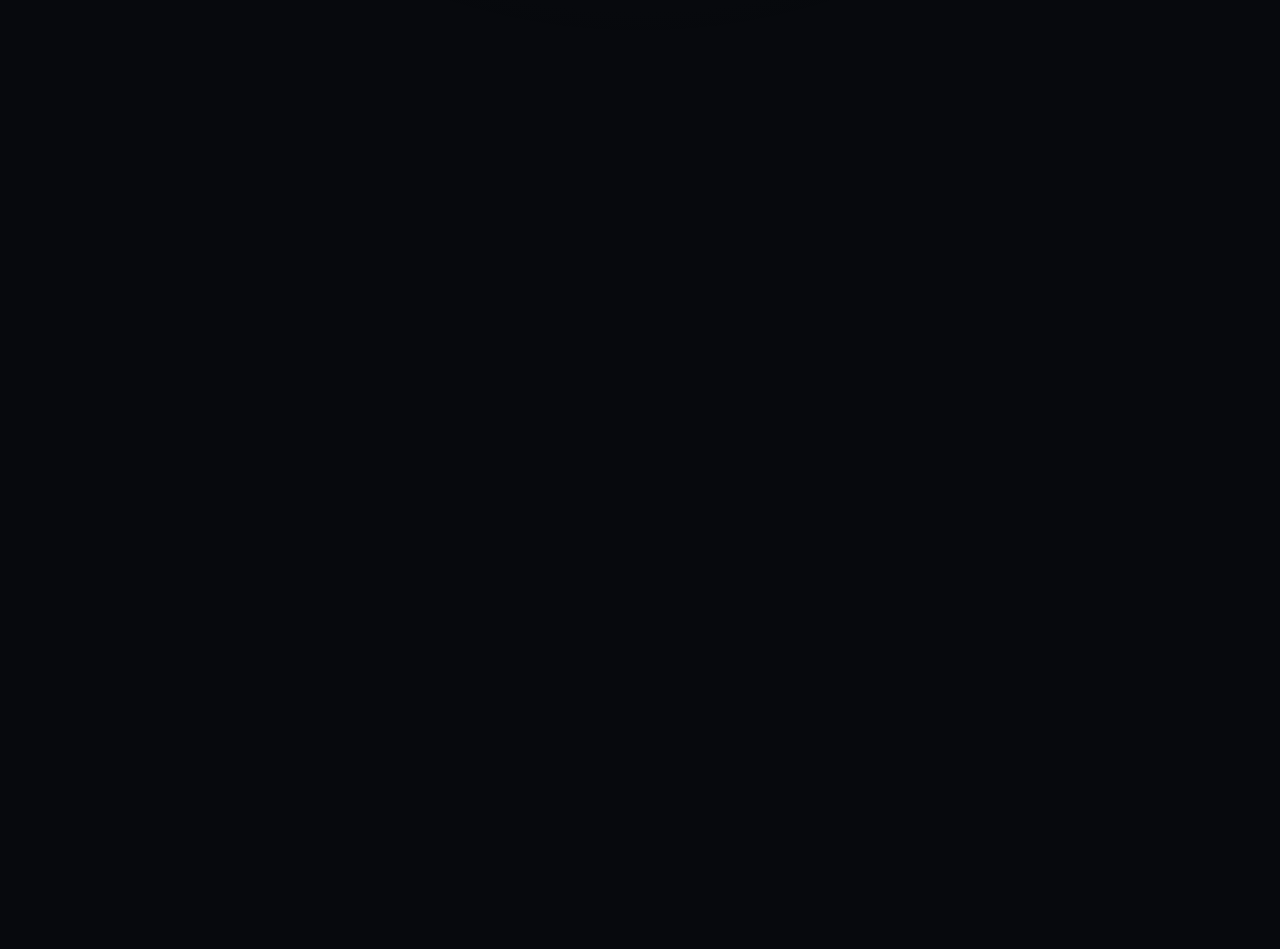
<file: faq.html>
<!DOCTYPE html>
<html lang="en">
<head>
    <meta charset="UTF-8">
    <meta name="viewport" content="width=device-width, initial-scale=1.0">

    <!-- Page Title -->
    <title>Uchakide | FAQ</title>

    <!-- Google Fonts -->
    <link href="https://fonts.googleapis.com/css2?family=Inter:wght@400;600&amp;display=swap" rel="stylesheet">
    <!-- Config -->
    <link type="text/css" rel="stylesheet" href="css/config.css">
    <!-- Libraries -->
    <link type="text/css" rel="stylesheet" href="css/libs.css">
    <!-- Template Styles -->
    <link type="text/css" rel="stylesheet" href="css/style.css">
    <!-- Responsive -->
    <link type="text/css" rel="stylesheet" href="css/responsive.css">

    <!-- Favicon -->
    <link rel="icon" href="img/favicon.jpeg" sizes="32x32">
</head>
<body>
    <!-- Header -->
    <header id="bringer-header" class="is-frosted is-sticky" data-appear="fade-down" data-unload="fade-up">
        <!-- Desktop Header -->
        <div class="bringer-header-inner">
            <!-- Header Logo -->
            <div class="bringer-header-lp">
                <a href="./" class="bringer-logo">
                    <img src="img/logo.png" alt="bringer." width="88" height="24">
                </a>
            </div>
            <!-- Main Menu -->
            <!-- Main Menu -->
            <div class="bringer-header-mp">
                <nav class="bringer-nav">
                    <ul class="main-menu" data-stagger-appear="fade-down" data-stagger-delay="75">
                        <!-- <li>
                            <a href="index.html">Home</a>
                        </li> -->
                        <li>
                            <a href="about-us.html">About Us</a>
                        </li>
                        <li>
                            <a href="services.html">Our Services</a>
                        </li>
                        <li class="current-menu-parent">
                            <a href="faq.html">F.A.Q.</a>
                        </li>
                        <!-- <li>
                            <a href="#">Pages</a>
                            <ul class="sub-menu">
                                <li>
                                    <a href="services.html">Our Services</a>
                                </li>
                                <li>
                                    <a href="service-details.html">Service Details</a>
                                </li>
                                <li>
                                    <a href="pricing.html">Pricing</a>
                                </li>
                                <li>
                                    <a href="faq.html">F.A.Q.</a>
                                </li>
                                <li>
                                    <a href="testimonials.html">Testimonials</a>
                                </li>
                            </ul>
                        </li> -->
                        <!-- <li>
                            <a href="#">Portfolio</a>
                            <ul class="sub-menu">
                                <li>
                                    <a href="portfolio-infinite-list.html">Infinite List</a>
                                </li>
                                <li>
                                    <a href="portfolio-slider.html">Slider</a>
                                </li>
                                <li>
                                    <a href="portfolio-column.html">Column Cards</a>
                                </li>
                                <li>
                                    <a href="portfolio-grid.html">Classic Grid</a>
                                </li>
                                <li class="bringer-menu-divider"></li>
                                <li>
                                    <a href="portfolio-post01.html">Portfolio Details 01</a>
                                </li>
                                <li>
                                    <a href="portfolio-post02.html">Portfolio Details 02</a>
                                </li>
                                <li>
                                    <a href="portfolio-post03.html">Portfolio Details 03</a>
                                </li>
                            </ul>
                        </li> -->
                        <li>
                            <a href="contacts.html">Contacts</a>
                        </li>
                    </ul>
                </nav>
            </div>
            <!-- Header Button -->
            <div class="bringer-header-rp">
                <!-- <a href="contacts.html" class="bringer-button">Get a FREE Quote</a> -->
            </div>
        </div>
        <!-- Mobile Header -->
        <div class="bringer-mobile-header-inner">
            <a href="./" class="bringer-logo">
                <img src="img/logo.png" alt="bringer." width="88" height="24">
            </a>
            <a href="#" class="bringer-mobile-menu-toggler">
                <i class="bringer-menu-toggler-icon">
                    <span></span>
                    <span></span>
                    <span></span>
                </i>
            </a>
        </div>
    </header>

    <!-- Page Main -->
    <main id="bringer-main">
        <div class="stg-container">
            <!-- Section: Page Title -->
            <section class="backlight-bottom">
                <!-- Section Title -->
                <div class="stg-row stg-bottom-gap-l">
                    <div class="stg-col-8">
                        <h1 class="stg-bottom-gap" data-split-appear="fade-up" data-split-unload="fade-up">Here, your burning 🔥 questions about Bringer get answered!</h1>
                    </div>
                    <div class="stg-col-4"></div>
                </div>

                <!-- Section Image -->
                <div class="bringer-parallax-media stg-bottom-gap-l" data-appear="fade-up" data-unload="fade-out">
                    <img class="bringer-lazy" src="img/null.png" data-src="img/inner-pages/faq-hero.jpg" alt="Questions and Answers" width="1920" height="960">
                </div>

                <!-- Section Content -->
                <div class="stg-row stg-large-gap">
                    <div class="stg-col-6 stg-offset-6" data-appear="fade-left" data-unload="fade-right">
                        <p class="bringer-large-text">Welcome to the FAQ haven. We know embarking on a branding journey can raise a million sparks of doubt, so dive in and explore the answers to commonly asked questions. Whether you're a newbie or a seasoned pro, there's always something new to discover.</p>
                    </div>
                </div>
            </section>

            <!-- Section: FAQ -->
            <section>
                <!-- FAQ List -->
                <div class="bringer-faq-list">
                    <!-- FAQ Item 01 -->
                    <div class="bringer-toggles-item bringer-block" data-appear="fade-up" data-unload="fade-up">
                        <div class="bringer-toggles-item--title">
                            <span class="bringer-label">General</span>
                            <h4>
                                <sup>01.</sup>
                                What is a Progressive Web Application (PWA)?
                            </h4>
                        </div>
                        <div class="bringer-toggles-item--content">
                            <p>A Progressive Web Application (PWA) is a type of web application that combines the best features of web and mobile apps. PWAs are designed to work seamlessly on any device and can be accessed through a web browser or installed on a user's device. They offer offline capabilities, fast performance, and a native app-like experience, making them a powerful tool for enhancing user engagement and accessibility.</p>
                        </div>
                    </div>
                    <!-- FAQ Item 02 -->
                    <div class="bringer-toggles-item bringer-block" data-appear="fade-up" data-unload="fade-up">
                        <div class="bringer-toggles-item--title">
                            <span class="bringer-label">General</span>
                            <h4>
                                <sup>02.</sup>
                                How quickly can you develop a bespoke PWA for my business?
                            </h4>
                        </div>
                        <div class="bringer-toggles-item--content">
                            <p>Our rapid development process allows us to create bespoke PWAs efficiently without compromising on quality. The timeline depends on the complexity of your requirements and the scope of the project, but we work diligently to deliver solutions as swiftly as possible. Typically, initial versions can be delivered within a few weeks, with further iterations and enhancements based on your feedback.</p>
                        </div>
                    </div>
                    <!-- FAQ Item 03 -->
                    <div class="bringer-toggles-item bringer-block" data-appear="fade-up" data-unload="fade-up">
                        <div class="bringer-toggles-item--title">
                            <span class="bringer-label">General</span>
                            <h4>
                                <sup>03.</sup>
                                How do you ensure the security of the digital solutions you provide?
                            </h4>
                        </div>
                        <div class="bringer-toggles-item--content">
                            <p>Security is a top priority for us. We implement industry-standard security measures, including encryption, secure authentication, and regular security audits, to protect your data and applications. Additionally, we stay up-to-date with the latest security practices to ensure that our solutions remain robust against potential threats.</p>
                            <!-- <span class="bringer-highlight">We empower brands to:</span>
                            <ul class="bringer-marked-list">
                                <li>Increase brand awareness and recognition.</li>
                                <li>Attract and engage their ideal target audience.</li>
                                <li>Build trust and loyalty with customers.</li>
                                <li>Improve lead generation and sales.</li>
                                <li>Stand out from the competition and become industry leaders.</li>
                                <li>Q: Do you offer ongoing support after the project is finished?</li>
                            </ul> -->
                        </div>
                    </div>
                    <!-- FAQ Item 04 -->
                    <div class="bringer-toggles-item bringer-block" data-appear="fade-up" data-unload="fade-up">
                        <div class="bringer-toggles-item--title">
                            <span class="bringer-label">General</span>
                            <h4>
                                <sup>04.</sup>
                                What kind of support and training do you provide after deployment?
                            </h4>
                        </div>
                        <div class="bringer-toggles-item--content">
                            <p>We offer comprehensive support and training to ensure that your team can effectively use and manage the new digital tools. This includes user training sessions, detailed documentation, and ongoing technical support to address any questions or issues that may arise. Our goal is to ensure you get the most out of your investment in digital solutions.</p>
                        </div>
                    </div>
                    <!-- <hr> -->
                    <!-- FAQ Item 05 -->
                    <div class="bringer-toggles-item bringer-block" data-appear="fade-up" data-unload="fade-up">
                        <div class="bringer-toggles-item--title">
                            <span class="bringer-label">General</span>
                            <h4>
                                <sup>05.</sup>
                                How do you approach customization for different businesses?
                            </h4>
                        </div>
                        <div class="bringer-toggles-item--content">
                            <p>We take a personalized approach to customization, starting with a thorough assessment of your business needs and objectives. Based on this understanding, we design and develop solutions that are tailored specifically to your requirements. Our bespoke approach ensures that the final product aligns perfectly with your business processes and goals.</p>
                        </div>
                    </div>
                    <!-- FAQ Item 06 -->
                    <div class="bringer-toggles-item bringer-block" data-appear="fade-up" data-unload="fade-up">
                        <div class="bringer-toggles-item--title">
                            <span class="bringer-label">General</span>
                            <h4>
                                <sup>06.</sup>
                                What are the benefits of digital transformation for my business?
                            </h4>
                        </div>
                        <div class="bringer-toggles-item--content">
                            <!-- <p>We understand! Evolution is key, but we can help you refine your brand identity step-by-step. We'll start by identifying what resonates with your target audience and update elements like fonts, colors, or messaging to freshen your look without losing your core essence. Think of it as a brand facelift, not a complete makeover!</p> -->
                            <span class="bringer-highlight">Digital transformation offers several benefits, including:</span>
                            <ul class="bringer-marked-list">
                                <li><b>Cost Savings:</b> Streamline operations and reduce expenses by automating manual processes.</li>
                                <li><b>Increased Efficiency:</b> Improve productivity and operational efficiency through digital tools.</li>
                                <li><b>Data-Driven Decisions:</b> Access real-time data and analytics to make informed, fact-based decisions.</li>
                                <li><b>Enhanced Customer Experience:</b> Provide a better user experience with modern, responsive digital solutions.</li>
                                <li><b>Sustainability:</b> Reduce paper usage and contribute to a more eco-friendly operation by going digital.</li>
                            </ul>
                        </div>
                    </div>
                </div>
            </section>

            <!-- Section: CTA Form -->
            <section class="backlight-top is-fullwidth">
                <div class="stg-row stg-valign-middle stg-cta-with-image stg-tp-column-reverse">
                    <div class="stg-col-5" data-unload="fade-left">
                        <div class="bringer-offset-image" data-bg-src="img/cta/contact-section-bg.jpg" data-appear="fade-up" data-threshold="0.25"></div>
                        <form action="mail.php" method="post" class="bringer-contact-form bringer-block" data-fill-error="Please, fill out the contact form." data-appear="fade-right" data-threshold="0.25">
                        <!-- <form action="https://formsubmit.co/a4medqureshi8@gmail.com" method="POST" class="bringer-contact-form is-short bringer-masked-media" data-appear="fade-up" data-threshold="0.25">                             -->
                            <div class="bringer-form-content">
                                <!-- Field: Name -->
                                <label for="name">Your Name</label>
                                <input type="text" id="name" name="name" placeholder="Your Name" required>
                                <!-- Field: Email -->
                                <label for="email">Your Email</label>
                                <input type="email" id="email" name="email" placeholder="email@example.com" required>    
                                <!-- Field: Message -->
                                <label for="message">Your Message</label>
                                <textarea id="message" name="message" placeholder="Your Message" required></textarea>
                                <!-- Form Button -->
                                <input type="hidden" name="_captcha" value="false">
                                <input type="hidden" name="_template" value="box">                                 
                                <button type="submit">Send Message</button>
                                <div class="bringer-contact-form__response"></div>
                            </div>
                            <span class="bringer-form-spinner"></span>
                        </form>
                    </div>
                    <div class="stg-col-6 stg-offset-1" data-unload="fade-right">
                        <div class="bringer-cta-form-content">
                            <div class="bringer-cta-form-title" data-split-appear="fade-up" data-split-delay="100" data-split-by="line">
                                Let's discuss your next innovative project.
                            </div>
                            <div class="bringer-cta-text">
                                <div class="stg-row stg-valign-middle">
                                    <div class="stg-col-2 stg-offset-2 stg-tp-col-1 stg-tp-offset-3 stg-m-col-1 stg-m-offset-2" data-appear="fade-right">
                                        <i class="bringer-cta-icon"></i>
                                    </div>
                                    <div class="stg-col-8 stg-tp-col-7 stg-m-col-8 stg-m-offset-1" data-appear="fade-left">
                                        <p class="bringer-large-text">We help businesses become leaner, meaner and set growth in its crosshairs.</p>
                                    </div>
                                </div>
                            </div>
                            <div class="bringer-cta-counters bringer-grid-3cols bringer-m-grid-3cols" data-stagger-appear="fade-up" data-stagger-delay="100">
                                <!-- Counter Item -->
                                <div class="bringer-counter bringer-small-counter" data-delay="3000">
                                    <div class="bringer-counter-number" data-suffix="+">100</div>
                                    <div class="bringer-counter-label">Projects Done</div>
                                </div><!-- .bringer-counter -->
                                <!-- Counter Item -->
                                <div class="bringer-counter bringer-small-counter" data-delay="3000">
                                    <div class="bringer-counter-number" data-suffix="K+">10</div>
                                    <div class="bringer-counter-label">Pages Saved</div>
                                </div><!-- .bringer-counter -->
                                <!-- Counter Item -->
                                <div class="bringer-counter bringer-small-counter" data-delay="3000">
                                    <div class="bringer-counter-number" data-suffix="+">27</div>
                                    <div class="bringer-counter-label">Years Experience</div>
                                </div><!-- .bringer-counter -->
                            </div>
                        </div>
                    </div>
                </div>
            </section>

        </div><!-- .stg-container -->

        <!-- Footer -->
        <footer id="bringer-footer" data-appear="fade-up" data-unload="fade-down">
            <!-- Footer Widgets Area -->
            <div class="bringer-footer-widgets">
                <div class="stg-container">
                    <div class="stg-row" data-stagger-appear="fade-left" data-stagger-delay="100">
                        <div class="stg-col-5 stg-tp-col-12 stg-tp-bottom-gap-l">
                            <div class="bringer-info-widget">
                                <a href="./" class="bringer-logo footer-logo">
                                    <img src="img/logo.png" alt="bringer." width="88" height="24">
                                </a>
                                <div class="bringer-info-description">We are a passionate team of developers and designers who believe in the power of creative & critical thinking. We craft bespoke applications that empower professionals to focus on what they do best “building long lasting industry leading businesses”.</div>
                                <!-- <span class="bringer-label">Follow us:</span>
                                <ul class="bringer-socials-list" data-stagger-appear="fade-up" data-stagger-delay="75">
                                    <li>
                                        <a href="#" target="_blank" class="bringer-socials-facebook">
                                            <i></i>
                                        </a>
                                    </li>
                                    <li>
                                        <a href="#" target="_blank" class="bringer-socials-instagram">
                                            <i></i>
                                        </a>
                                    </li>
                                    <li>
                                        <a href="#" target="_blank" class="bringer-socials-x">
                                            <i></i>
                                        </a>
                                    </li>
                                    <li>
                                        <a href="#" target="_blank" class="bringer-socials-tiktok">
                                            <i></i>
                                        </a>
                                    </li>
                                    <li>
                                        <a href="#" target="_blank" class="bringer-socials-patreon">
                                            <i></i>
                                        </a>
                                    </li>
                                </ul> -->
                            </div>
                        </div>
                        <div class="stg-col-2 stg-offset-1 stg-tp-col-4 stg-m-col-4">
                            <div class="bringer-widget">
                                <h6><a href="services.html">Services</a></h6>
                                <!-- <div class="bringer-menu-widget">
                                    <ul>
                                        <li><a href="service-details.html">Branding</a></li>
                                        <li><a href="service-details.html">Marketing</a></li>
                                        <li><a href="service-details.html">Graphic Design</a></li>
                                        <li><a href="service-details.html">Web Design</a></li>
                                        <li><a href="service-details.html">Content Creation</a></li>
                                    </ul>
                                </div> -->
                            </div><!-- .bringer-widget -->
                        </div>
                        <div class="stg-col-2 stg-tp-col-4 stg-m-col-4">
                            <div class="bringer-widget">
                                <h6><a href="about-us.html">About Us</a></h6>
                                <!-- <div class="bringer-menu-widget">
                                    <ul>
                                        <li><a href="about-us.html">About Us</a></li>
                                        <li><a href="about-me.html">About Me</a></li>
                                        <li><a href="team-member.html">Our Team</a></li>
                                        <li><a href="testimonials.html">Testimonials</a></li>
                                        <li><a href="contacts.html">Get in Touch</a></li>
                                    </ul>
                                </div> -->
                            </div><!-- .bringer-widget -->
                        </div>
                        <div class="stg-col-2 stg-tp-col-4 stg-m-col-4">
                            <div class="bringer-widget">
                                <h6><a href="contacts.html">Contact Us</a></h6>
                                <!-- <div class="bringer-menu-widget">
                                    <ul>
                                        <li><a href="pricing.html">Pricing</a></li>
                                        <li><a href="faq.html">Help Center</a></li>
                                        <li><a href="services.html">Our Services</a></li>
                                        <li><a href="#">Terms of Use</a></li>
                                        <li><a href="#">Privacy Policy</a></li>
                                    </ul>
                                </div> -->
                            </div><!-- .bringer-widget -->
                        </div>
                    </div><!-- .stg-row -->
                </div><!-- .stg-container -->
            </div><!-- .bringer-footer-widgets -->

            <!-- Footer Copyright Line -->
            <div class="bringer-footer-line stg-container">
                <div class="align-center">
                    Copyright &copy; 2024. All Rights Reserved.
                </div>
            </div><!-- bringer-footer-line -->
        </footer>
	</main>

    <!-- Right Click Protection Block -->
    <div class="bringer-rcp-wrap">
        <div class="bringer-rcp-overlay"></div>
        <div class="bringer-rcp-container">
            <h2>The context menu is not allowed on this page.</h2>
        </div>
    </div>

    <!-- Dynamic Backlight -->
    <div class="bringer-backlight"></div>

    <!-- JS Scripts -->
    <script src="js/lib/jquery.min.js"></script>
    <script src="js/lib/libs.js"></script>
    <script src="js/contact_form.js"></script>
    <script src="js/st-core.js"></script>
    <script src="js/classes.js"></script>
    <script src="js/main.js"></script>
</body>
</html>
</file>
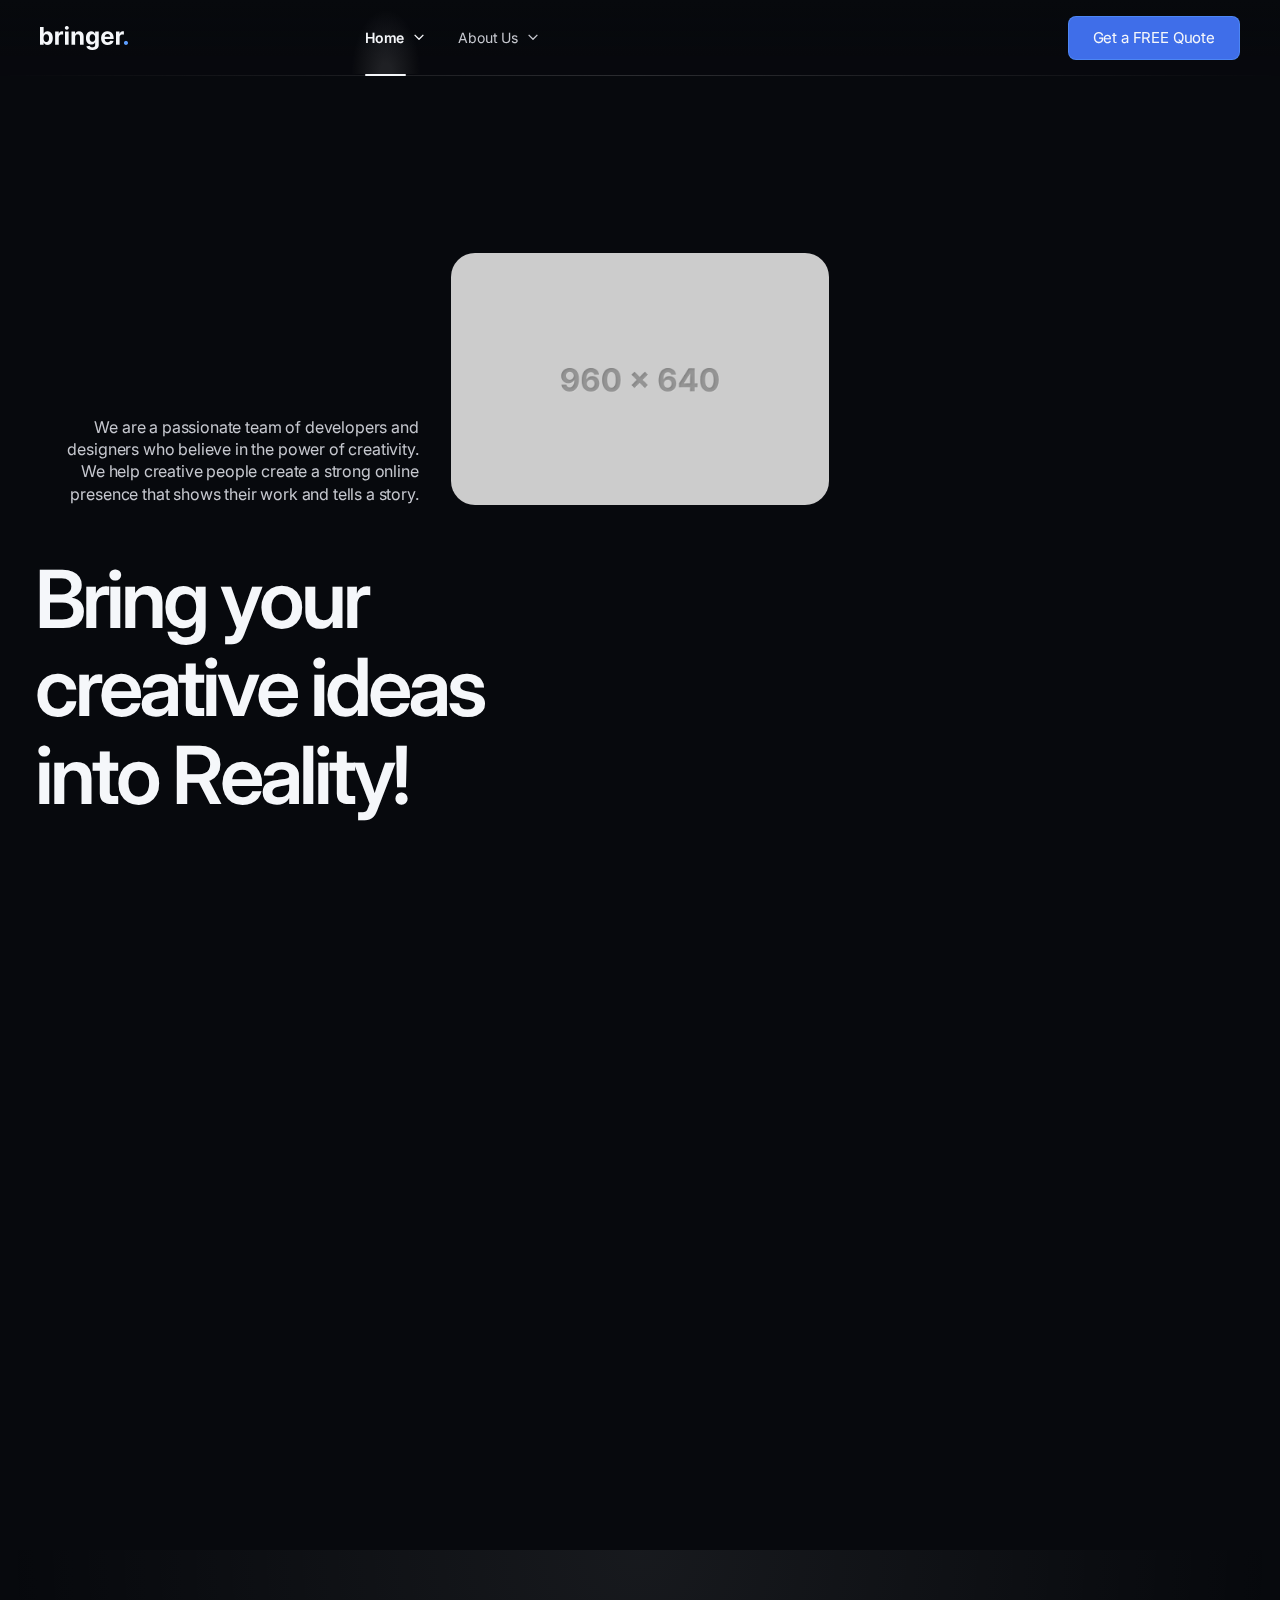
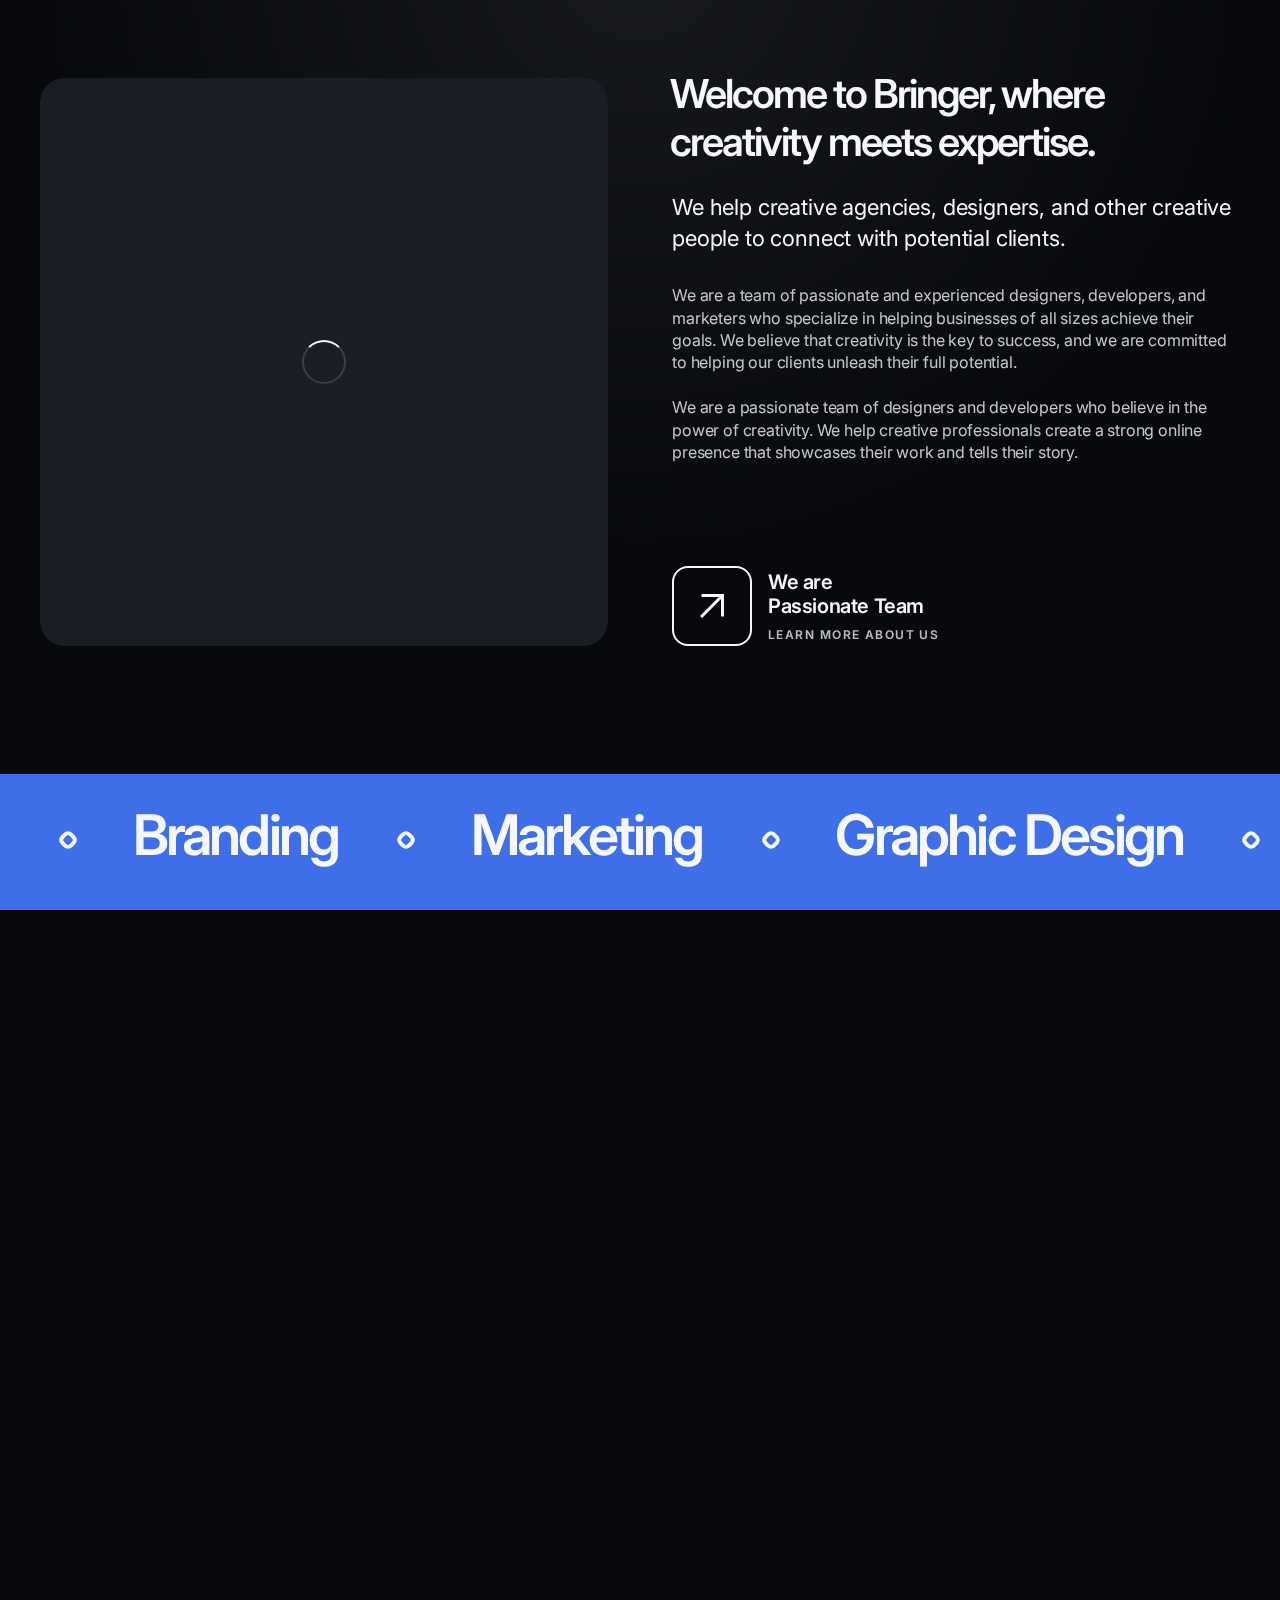
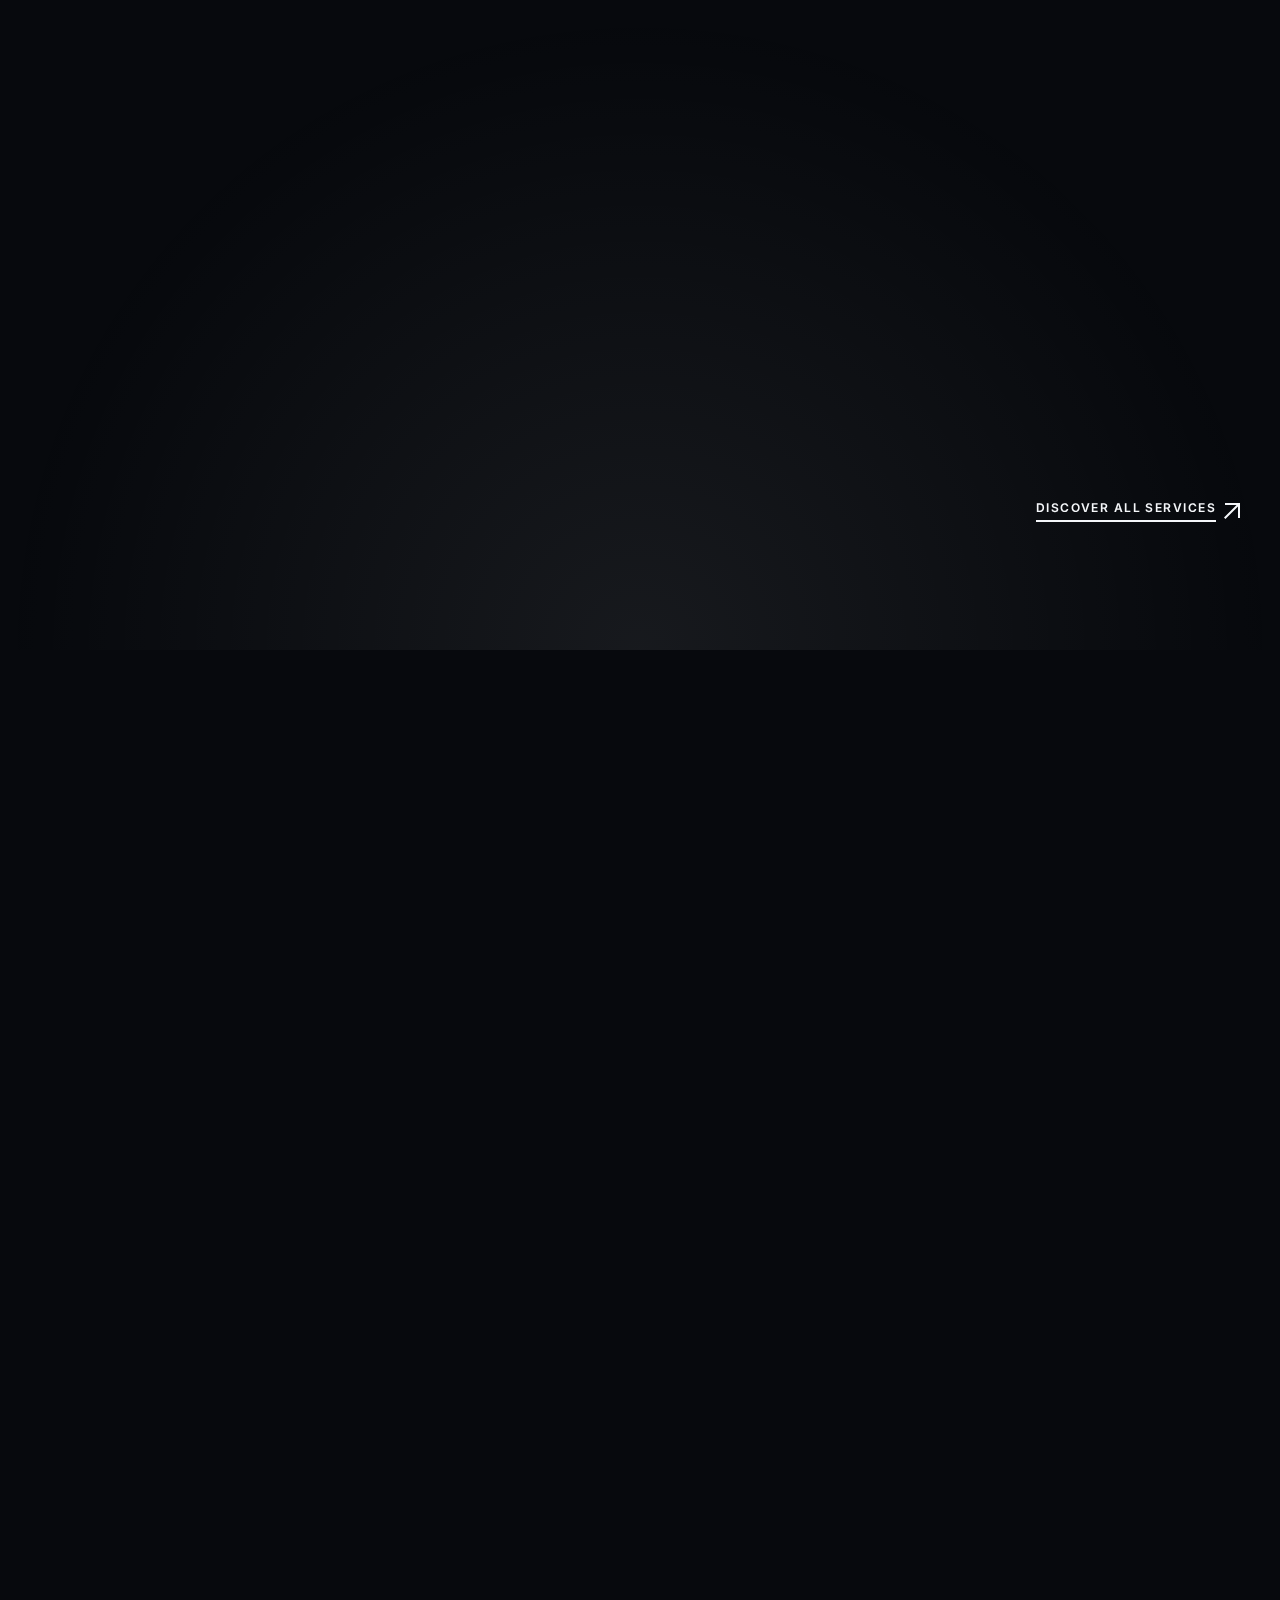
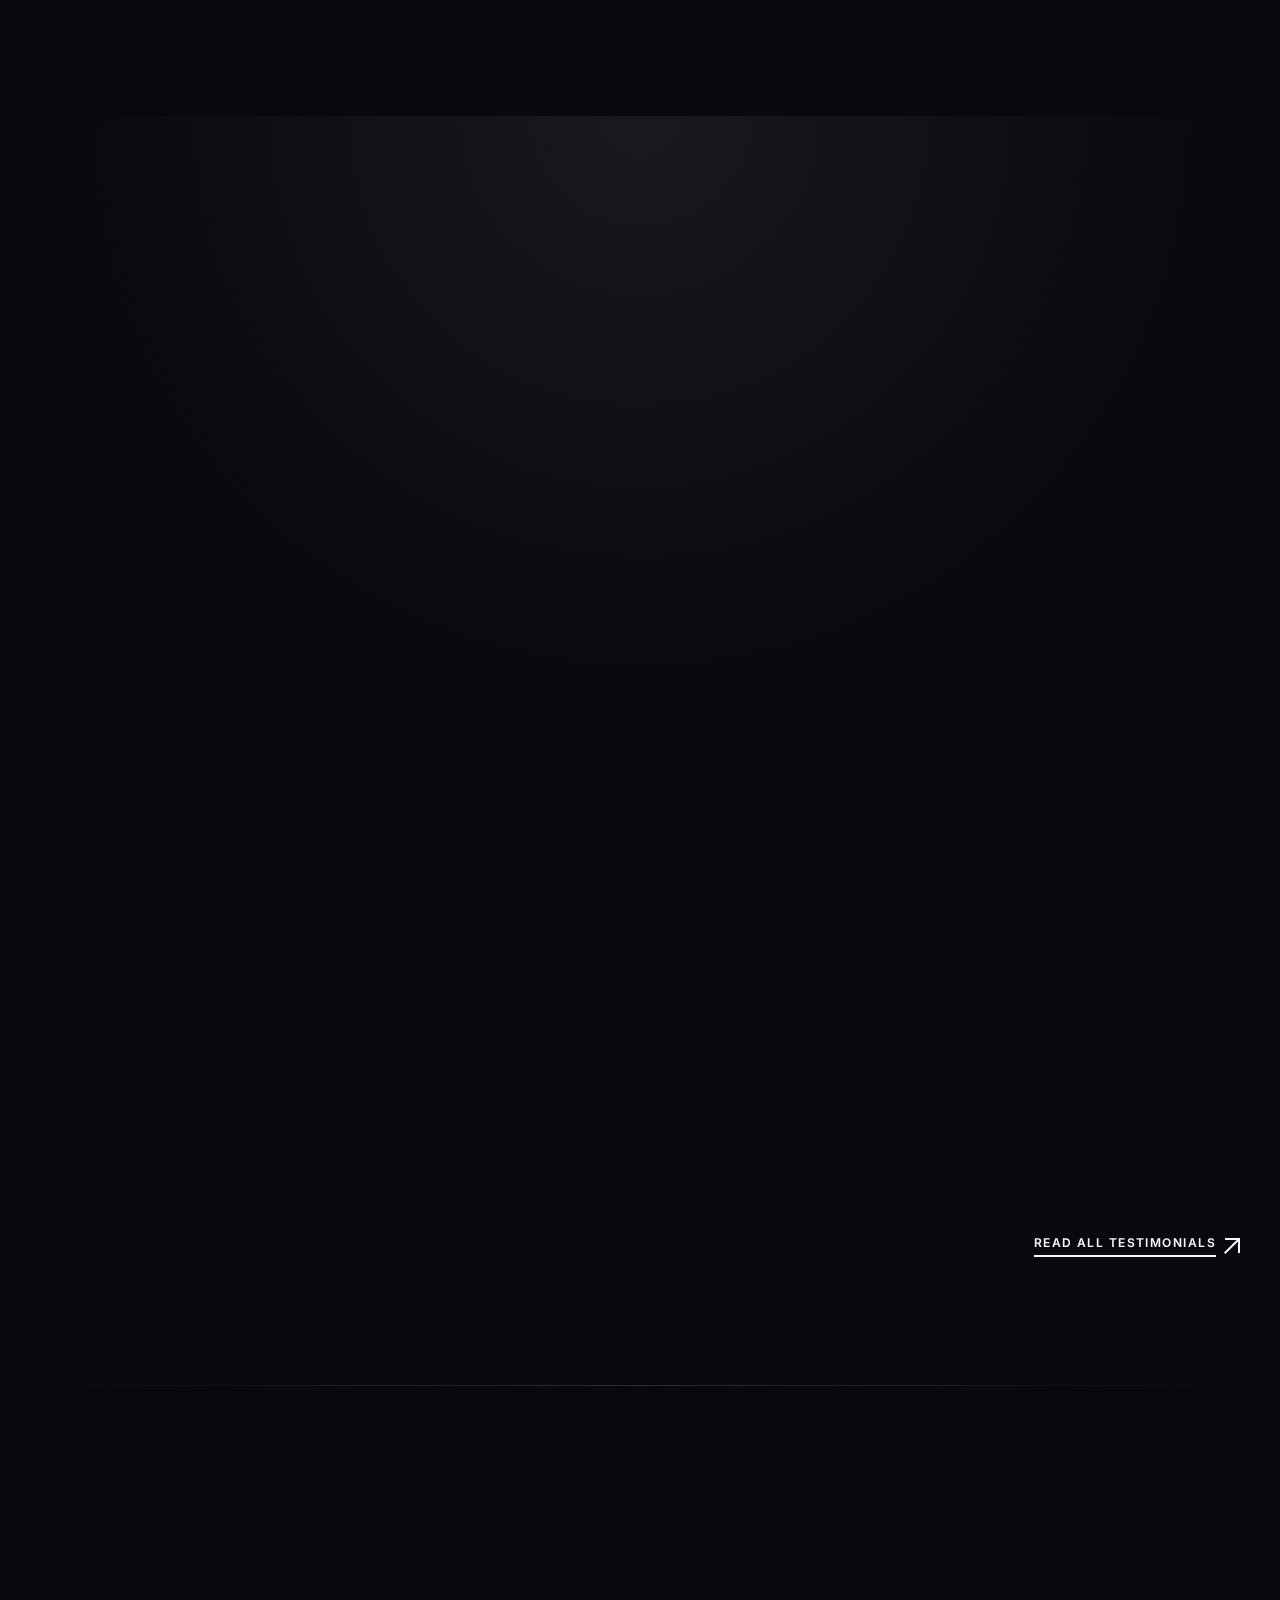
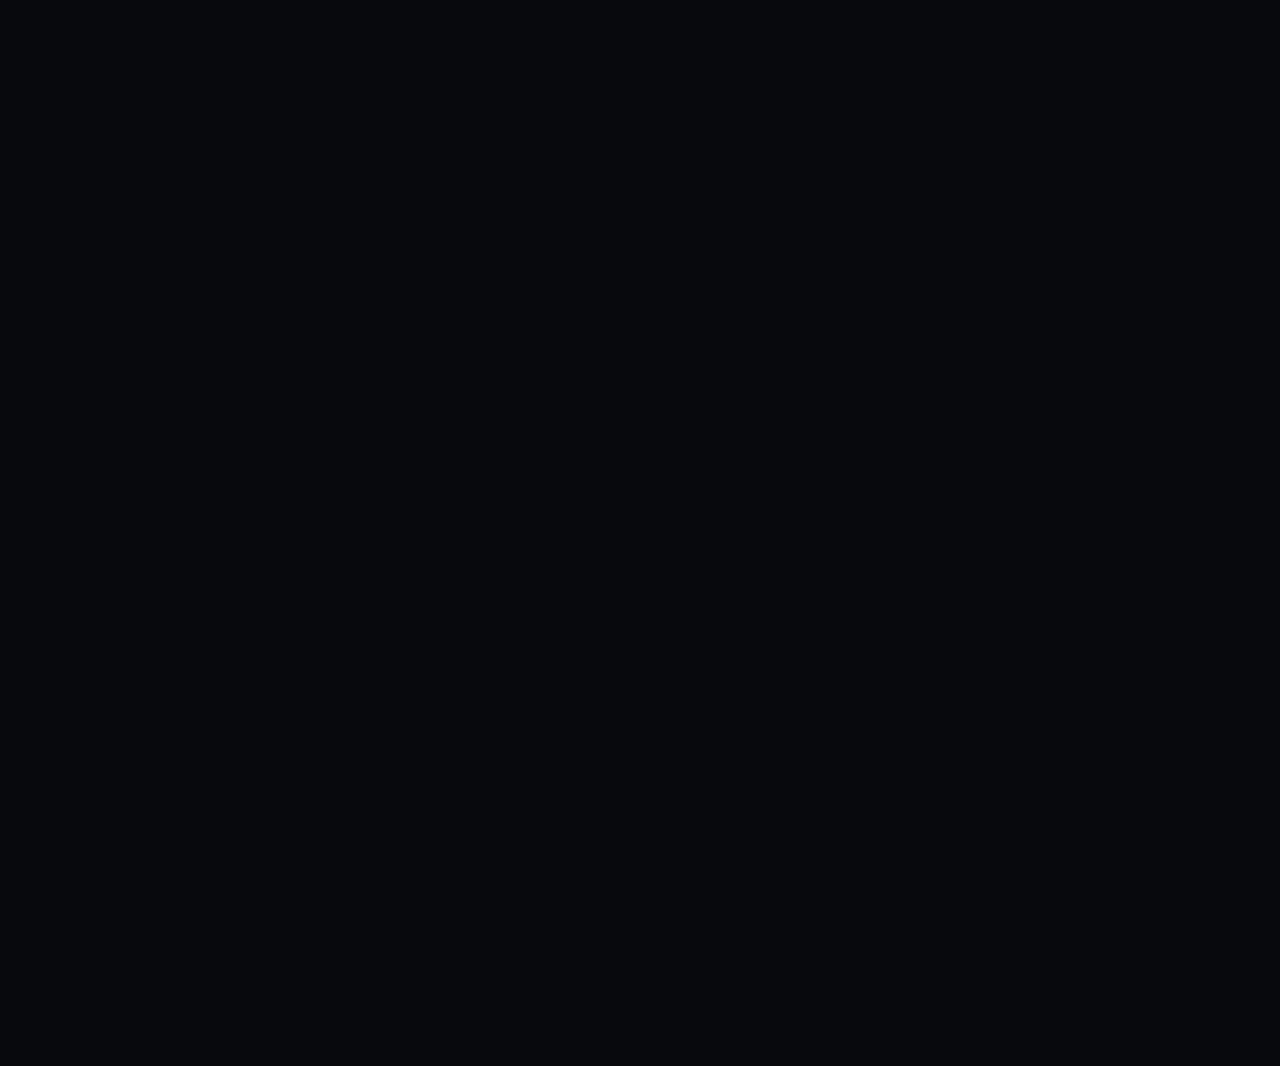
<file: home02.html>
<!DOCTYPE html>
<html lang="en">
<head>
    <meta charset="UTF-8">
    <meta name="viewport" content="width=device-width, initial-scale=1.0">

    <!-- Page Title -->
    <title>Bringer | Digital Agency</title>

    <!-- Google Fonts -->
    <link href="https://fonts.googleapis.com/css2?family=Inter:wght@400;600&amp;display=swap" rel="stylesheet">
    <!-- Config -->
    <link type="text/css" rel="stylesheet" href="css/config.css">
    <!-- Libraries -->
    <link type="text/css" rel="stylesheet" href="css/libs.css">
    <!-- Template Styles -->
    <link type="text/css" rel="stylesheet" href="css/style.css">
    <!-- Responsive -->
    <link type="text/css" rel="stylesheet" href="css/responsive.css">

    <!-- Favicon -->
    <link rel="icon" href="img/favicon.png" sizes="32x32">
</head>
<body>
    <!-- Header -->
    <header id="bringer-header" class="is-frosted is-sticky" data-appear="fade-down" data-unload="fade-up">
        <!-- Desktop Header -->
        <div class="bringer-header-inner">
            <!-- Header Logo -->
            <div class="bringer-header-lp">
                <a href="./" class="bringer-logo">
                    <img src="img/logo.png" alt="bringer." width="88" height="24">
                </a>
            </div>
            <!-- Main Menu -->
            <div class="bringer-header-mp">
                <nav class="bringer-nav">
                    <ul class="main-menu" data-stagger-appear="fade-down" data-stagger-delay="75">
                        <li class="current-menu-parent">
                            <a href="#">Home</a>
                            <ul class="sub-menu">
                                <li>
                                    <a href="index.html">Home 01</a>
                                </li>
                                <li class="current-menu-item">
                                    <a href="home02.html">Home 02</a>
                                </li>
                                <li>
                                    <a href="home03.html">Home 03</a>
                                </li>
                                <li>
                                    <a href="home04.html">Home 04</a>
                                </li>
                                <li>
                                    <a href="home05.html">Home 05</a>
                                </li>
                                <li>
                                    <a href="home06.html">Home 06</a>
                                </li>
                                <li>
                                    <a href="home07.html">Home 07</a>
                                </li>
                                <li>
                                    <a href="home08.html">Home 08</a>
                                </li>
                            </ul>
                        </li>
                        <li>
                            <a href="#">About Us</a>
                            <ul class="sub-menu">
                                <li>
                                    <a href="about-us.html">About Us</a>
                                </li>
                                <li>
                                    <a href="about-me.html">About Me</a>
                                </li>
                                <li>
                                    <a href="team-member.html">Team Member</a>
                                </li>
                            </ul>
                        </li>
                        <li>
                            <a href="#">Pages</a>
                            <ul class="sub-menu">
                                <li>
                                    <a href="services.html">Our Services</a>
                                </li>
                                <li>
                                    <a href="service-details.html">Service Details</a>
                                </li>
                                <li>
                                    <a href="pricing.html">Pricing</a>
                                </li>
                                <li>
                                    <a href="faq.html">F.A.Q.</a>
                                </li>
                                <li>
                                    <a href="testimonials.html">Testimonials</a>
                                </li>
                            </ul>
                        </li>
                        <li>
                            <a href="#">Portfolio</a>
                            <ul class="sub-menu">
                                <li>
                                    <a href="portfolio-infinite-list.html">Infinite List</a>
                                </li>
                                <li>
                                    <a href="portfolio-slider.html">Slider</a>
                                </li>
                                <li>
                                    <a href="portfolio-column.html">Column Cards</a>
                                </li>
                                <li>
                                    <a href="portfolio-grid.html">Classic Grid</a>
                                </li>
                                <li class="bringer-menu-divider"></li>
                                <li>
                                    <a href="portfolio-post01.html">Portfolio Details 01</a>
                                </li>
                                <li>
                                    <a href="portfolio-post02.html">Portfolio Details 02</a>
                                </li>
                                <li>
                                    <a href="portfolio-post03.html">Portfolio Details 03</a>
                                </li>
                            </ul>
                        </li>
                        <li>
                            <a href="contacts.html">Contacts</a>
                        </li>
                    </ul>
                </nav>
            </div>
            <!-- Header Button -->
            <div class="bringer-header-rp">
                <a href="contacts.html" class="bringer-button">Get a FREE Quote</a>
            </div>
        </div>
        <!-- Mobile Header -->
        <div class="bringer-mobile-header-inner">
            <a href="./" class="bringer-logo">
                <img src="img/logo.png" alt="bringer." width="88" height="24">
            </a>
            <a href="#" class="bringer-mobile-menu-toggler">
                <i class="bringer-menu-toggler-icon">
                    <span></span>
                    <span></span>
                    <span></span>
                </i>
            </a>
        </div>
    </header>

    <!-- Page Main -->
    <main id="bringer-main">
        <div class="stg-container">
            <!-- Hero Section -->
            <section data-padding="none">
                <div class="bringer-hero-block bringer-hero-type02 stg-bottom-gap-section stg-top-gap-l">
                    <!-- Main Columns -->
                    <div class="stg-row stg-valign-middle stg-no-gap">
                        <div class="stg-col-6 stg-m-column-reverse">
                            <!-- Description with Image -->
                            <div class="stg-row stg-valign-bottom bringer-hero02-row stg-normal-gap stg-m-column-reverse stg-m-valign-middle" data-unload="fade-up">
                                <div class="stg-col-4 stg-tp-col-5">
                                    <div class="align-right m-align-left" data-appear="fade-right">
                                        <!-- Description -->
                                        We are a passionate team of developers and designers who believe in the power of creativity. We help creative people create a strong online presence that shows their work and tells a story.
                                    </div>
                                </div>
                                <div class="stg-col-4 stg-tp-col-5 stg-tp-offset-1 stg-m-col-6 stg-m-bottom-gap">
                                    <!-- Additional Image -->
                                    <img src="img/home/home02-hero02.jpg" alt="We are Bringer" data-appear="fade-down" data-delay="100">
                                </div>
                                <div class="stg-col-4 stg-tp-col-1"><!-- Empty Column --></div>
                            </div>
                            
                            <div class="stg-m-bottom-gap-l">
                                <!-- Title -->
                                <h1 class="bringer-page-title" data-split-appear="fade-up" data-split-delay="100" data-split-by="line" data-unload="fade-left">Bring your creative ideas into Reality!</h1>
                                
                                <!-- Button -->
                                <a href="contacts.html" class="bringer-button" data-appear="fade-up" data-unload="zoom-out">Get a FREE Quote</a>
                            </div>
                        </div>

                        <!-- Main Image -->
                        <div class="stg-col-6 stg-tp-col-6 stg-tp-offset-6" data-unload="fade-right">
                            <div class="bringer-parallax-media" data-appear="fade-left" data-delay="200">
                                <img class="bringer-lazy" src="img/null.png" data-src="img/home/home02-hero01.jpg" alt="We are Bringer" width="776" height="1280">
                            </div>
                        </div>
                    </div><!-- .stg-row -->
                </div><!-- .bringer-hero-block -->
            </section>

            <!-- Section: Counters -->
            <section data-padding="bottom">
                <div class="bringer-grid-4cols bringer-tp-grid-2cols bringer-m-grid-2cols stg-m-small-gap" data-stagger-appear="zoom-in" data-stagger-unload="zoom-out">
                    <!-- Counter Item -->
                    <div class="bringer-counter bringer-block" data-delay="3000">
                        <div class="bringer-counter-number" data-suffix="K+">8</div>
                        <div class="bringer-counter-label">Happy Customers</div>
                    </div><!-- .bringer-counter -->
                    <!-- Counter Item -->
                    <div class="bringer-counter bringer-block" data-delay="3000">
                        <div class="bringer-counter-number" data-suffix="">420</div>
                        <div class="bringer-counter-label">Complated Projects</div>
                    </div><!-- .bringer-counter -->
                    <!-- Counter Item -->
                    <div class="bringer-counter bringer-block" data-delay="3000">
                        <div class="bringer-counter-number" data-suffix="">24</div>
                        <div class="bringer-counter-label">Awwwards Won</div>
                    </div><!-- .bringer-counter -->
                    <!-- Counter Item -->
                    <div class="bringer-counter bringer-block is-accented" data-delay="3000">
                        <div class="bringer-counter-number" data-suffix="+">12</div>
                        <div class="bringer-counter-label">Years of Experience</div>
                    </div><!-- .bringer-counter -->
                </div><!-- .bringer-grid -->
            </section>

            <!-- Section: About Us -->
            <section class="backlight-top">
                <div class="stg-row stg-large-gap stg-m-normal-gap">
                    <div class="stg-col-6 stg-tp-bottom-gap-l stg-m-bottom-gap" data-unload="fade-left">
                        <div class="bringer-parallax-media">
                            <img class="bringer-lazy" src="img/null.png" data-src="img/home/about02.jpg" alt="We are Bringer" width="960" height="960">
                        </div>
                    </div>
                    <div class="stg-col-6 stg-vertical-space-between" data-unload="fade-right">
                        <div>
                            <h3>Welcome to Bringer, where creativity meets expertise.</h3>
                            <p class="bringer-large-text">We help creative agencies, designers, and other creative people to connect with potential clients.</p>
                            <p>We are a team of passionate and experienced designers, developers, and marketers who specialize in helping businesses of all sizes achieve their goals. We believe that creativity is the key to success, and we are committed to helping our clients unleash their full potential.</p>
                            <p>We are a passionate team of designers and developers who believe in the power of creativity. We help creative professionals create a strong online presence that showcases their work and tells their story.</p>
                        </div>
                        <a href="about-us.html" class="bringer-icon-link">
                            <div class="bringer-icon-wrap">
                                <i class="bringer-icon bringer-icon-explore"></i>
                            </div>
                            <div class="bringer-icon-link-content">
                                <h6>
                                    We are
                                    <br>
                                    Passionate Team
                                </h6>
                                <span class="bringer-label">Learn More About Us</span>
                            </div>
                        </a><!-- .bringer-icon-link -->
                    </div>
                </div><!-- .stg-row -->
            </section>

            <!-- Section: Marquee -->
            <section class="is-fullwidth is-stretched" data-padding="none">
                <div class="bringer-marquee" data-speed="5000">
                    <div class="bringer-marquee-inner">
                        <ul class="bringer-marquee-list">
                            <li>
                                <h2>Branding</h2>
                            </li>
                            <li>
                                <h2>Marketing</h2>
                            </li> 
                            <li>
                                <h2>Graphic Design</h2>
                            </li>
                            <li>
                                <h2>Web Design</h2>
                            </li>
                            <li>
                                <h2>UX/UI</h2>
                            </li>
                        </ul>
                    </div><!-- .bringer-marquee-inner -->
                </div><!-- .bringer-marquee -->
            </section>

            <!-- Section: Services -->
            <section class="backlight-bottom">
                <!-- Section Title -->
                <div class="stg-row bringer-section-title">
                    <div class="stg-col-8 stg-offset-2">
                        <div class="align-center">
                            <h2 data-appear="fade-up" data-unload="fade-up">Our Services</h2>
                            <p class="bringer-large-text" data-appear="fade-up" data-unload="fade-up" data-delay="100">We offer a wide range of creative services to help businesses of all sizes achieve their goals. Our services include:</p>
                        </div>
                    </div>
                </div>
                <!-- List with Preview -->
                <div class="bringer-list-with-preview" data-preview-position="left" data-unload="fade-up" data-delay="200">
                    <div class="bringer-lwp-roster">
                        <!-- Item 01 -->
                        <div class="bringer-lwp-item bringer-block" data-appear="fade-left">
                            <img src="img/home/service01.jpg" alt="Branding" width="800" height="1200">
                            <div class="bringer-lwp-item-content">
                                <h5>Branding<span class="bringer-accent">.</span></h5>
                                <p>We weave visual stories and craft strategic messaging that resonate at heartstrings, build unwavering trust, and turn customers into fervent brand champions.</p>
                            </div>
                        </div>
                                        
                        <!-- Item 02 -->
                        <div class="bringer-lwp-item bringer-block" data-appear="fade-left">
                            <img src="img/home/service02.jpg" alt="Marketing" width="800" height="1200">
                            <div class="bringer-lwp-item-content">
                                <h5>Marketing<span class="bringer-accent">.</span></h5>
                                <p>We design data-driven campaigns that crackle with energy, ignite engagement like wildfire, and turn clicks into conversions. We're the storm that promote your brand.</p>
                            </div>
                        </div>
                                    
                        <!-- Item 03 -->
                        <div class="bringer-lwp-item bringer-block" data-appear="fade-left">
                            <img src="img/home/service03.jpg" alt="Web Design" width="800" height="1200">
                            <div class="bringer-lwp-item-content">
                                <h5>Web Design<span class="bringer-accent">.</span></h5>
                                <p>We sculpt user-friendly websites that convert visitors into loyal devotees.s with intuitive navigation and flawless experiences for every screen. We craft that digital haven.</p>
                            </div>
                        </div>
                                    
                        <!-- Item 04 -->
                        <div class="bringer-lwp-item bringer-block" data-appear="fade-left">
                            <img src="img/home/service04.jpg" alt="Graphic Design" width="800" height="1200">
                            <div class="bringer-lwp-item-content">
                                <h5>Graphic Design<span class="bringer-accent">.</span></h5>
                                <p>We craft visual masterpieces that sing your brand's story in vibrant colors and captivating shapes. From logos that lodge in minds to infographics that make complex ideas sing.</p>
                            </div>
                        </div>
                                    
                        <!-- Learn More -->
                        <div class="align-right">
                            <a href="services.html" class="bringer-arrow-link">Discover all services</a>
                        </div>
                    </div>
                </div><!-- .bringer-list-with-preview -->
            </section>

            <!-- Section: Portfolio Carousel -->
            <section>
                <!-- Section Title -->
                <div class="stg-row bringer-section-title">
                    <div class="stg-col-8 stg-offset-2">
                        <div class="align-center">
                            <h2 data-appear="fade-up" data-unload="fade-up">Our Work</h2>
                            <p class="bringer-large-text" data-appear="fade-up" data-unload="fade-up" data-delay="100">We are proud of our work, and we are always looking for new challenges. Take a look at some of our recent portfolio:</p>
                        </div>
                    </div>
                </div>
                <!-- Portfolio Carousel -->
                <div class="swiper bringer-carousel stg-bottom-gap-l" data-appear="fade-up" data-delay="200" data-unload="fade-up" data-tp-centered="0">
                    <div class="swiper-wrapper">
                        <!-- Card Item 01 -->
                        <div class="bringer-block bringer-portfolio-card swiper-slide">
                            <div class="bringer-portfolio-card-image">
                                <img class="bringer-lazy" src="img/null.png" data-src="img/portfolio/portfolio01.jpg" alt="" width="1200" height="1200">
                            </div>
                            <div class="bringer-portfolio-card-footer">
                                <div class="bringer-portfolio-card-title">
                                    <span class="bringer-meta">Branding</span>
                                    <h6>Curology</h6>
                                </div>
                                <span class="bringer-icon bringer-icon-explore"></span>
                            </div>
                            <a href="portfolio-post01.html"></a>
                        </div><!-- .bringer-portfolio-card -->
                                                
                        <!-- Card Item 02 -->
                        <div class="bringer-block bringer-portfolio-card swiper-slide">
                            <div class="bringer-portfolio-card-image">
                                <img class="bringer-lazy" src="img/null.png" data-src="img/portfolio/portfolio02.jpg" alt="" width="1200" height="1200">
                            </div>
                            <div class="bringer-portfolio-card-footer">
                                <div class="bringer-portfolio-card-title">
                                    <span class="bringer-meta">Advertising</span>
                                    <h6>Cookie Dough</h6>
                                </div>
                                <span class="bringer-icon bringer-icon-explore"></span>
                            </div>
                            <a href="portfolio-post02.html"></a>
                        </div><!-- .bringer-portfolio-card -->
                                                
                        <!-- Card Item 03 -->
                        <div class="bringer-block bringer-portfolio-card swiper-slide">
                            <div class="bringer-portfolio-card-image">
                                <img class="bringer-lazy" src="img/null.png" data-src="img/portfolio/portfolio03.jpg" alt="" width="1200" height="1200">
                            </div>
                            <div class="bringer-portfolio-card-footer">
                                <div class="bringer-portfolio-card-title">
                                    <span class="bringer-meta">Marketing</span>
                                    <h6>Gaming Power</h6>
                                </div>
                                <span class="bringer-icon bringer-icon-explore"></span>
                            </div>
                            <a href="portfolio-post03.html"></a>
                        </div><!-- .bringer-portfolio-card -->
                                                
                        <!-- Card Item 04 -->
                        <div class="bringer-block bringer-portfolio-card swiper-slide">
                            <div class="bringer-portfolio-card-image">
                                <img class="bringer-lazy" src="img/null.png" data-src="img/portfolio/portfolio04.jpg" alt="" width="1200" height="1200">
                            </div>
                            <div class="bringer-portfolio-card-footer">
                                <div class="bringer-portfolio-card-title">
                                    <span class="bringer-meta">Advertising</span>
                                    <h6>Riot Energy</h6>
                                </div>
                                <span class="bringer-icon bringer-icon-explore"></span>
                            </div>
                            <a href="portfolio-post04.html"></a>
                        </div><!-- .bringer-portfolio-card -->
                                                
                        <!-- Card Item 05 -->
                        <div class="bringer-block bringer-portfolio-card swiper-slide">
                            <div class="bringer-portfolio-card-image">
                                <img class="bringer-lazy" src="img/null.png" data-src="img/portfolio/portfolio05.jpg" alt="" width="1200" height="1200">
                            </div>
                            <div class="bringer-portfolio-card-footer">
                                <div class="bringer-portfolio-card-title">
                                    <span class="bringer-meta">Marketing</span>
                                    <h6>Smoothie</h6>
                                </div>
                                <span class="bringer-icon bringer-icon-explore"></span>
                            </div>
                            <a href="portfolio-post05.html"></a>
                        </div><!-- .bringer-portfolio-card -->
                    </div>
                    <!-- Pagination -->
                    <div class="swiper-pagination bringer-dots"></div>
                </div><!-- .bringer-portfolio-carousel -->
                <div class="align-center" data-appear="fade-up" data-unload="fade-up" data-delay="300">
                    <a href="portfolio-grid.html" class="bringer-button">Discover Full Portfolio</a>
                </div>
            </section>

            <!-- Section: Testimonials -->
            <section class="backlight-top">
                <!-- Section Title -->
                <div class="stg-row bringer-section-title">
                    <div class="stg-col-8 stg-offset-2">
                        <div class="align-center">
                            <h2 data-appear="fade-up" data-unload="fade-up">What Our Clients Say</h2>
                            <p class="bringer-large-text" data-appear="fade-up" data-delay="100" data-unload="fade-up">Read what our clients have to say about our work.</p>
                        </div>
                    </div>
                </div>
                <!-- Testimonials -->
                <div class="stg-row" data-unload="fade-up" data-delay="200">
                    <div class="stg-col-6 stg-tp-col-8 stg-tp-offset-2 stg-tp-bottom-gap">
                        <div class="bringer-parallax-media" data-appear="fade-right" data-threshold="0">
                            <img class="bringer-lazy" src="img/null.png" data-src="img/home/testimonials02.jpg" alt="What Our Clients Say" width="850" height="1200">
                        </div>
                    </div>
                    <div class="stg-col-6">
                        <div class="bringer-grid-1col stg-normal-gap">
                            <!-- Card Item -->
                            <div class="bringer-block bringer-tetimonials-card" data-appear="fade-left" data-delay="0">
                                <div class="bringer-tetimonials-card-descr">
                                    "Before working with Bringer, our brand felt lost in the crowd. They not only gave us a stunning logo and website, but they also crafted a brand story that resonated with our customers. Now, we're seeing a surge in loyalty and engagement, and it all started with a spark!"
                                </div>
                                <div class="bringer-tetimonials-card-footer">
                                    <div class="bringer-tetimonials-card-name">
                                        <h6>Sarah Janson</h6>
                                        <span class="bringer-meta">CEO of Bloom Eco-Spa</span>
                                    </div>
                                    <div class="bringer-tetimonials-card-rate">
                                        <span class="bringer-tetimonials-stars5"></span>
                                    </div>
                                </div>
                            </div><!-- .bringer-tetimonials-card -->
                                                        
                            <!-- Card Item -->
                            <div class="bringer-block bringer-tetimonials-card" data-appear="fade-left" data-delay="50">
                                <div class="bringer-tetimonials-card-descr">
                                    "We knew we needed a digital boost, but we had no idea where to start. Bringer came in like a team of data-driven superheroes! They built targeted campaigns that reached our ideal audience, and the results were incredible. Our leads skyrocketed, and our conversion rates doubled. They truly understand the power of digital!"
                                </div>
                                <div class="bringer-tetimonials-card-footer">
                                    <div class="bringer-tetimonials-card-name">
                                        <h6>Michael Kaper</h6>
                                        <span class="bringer-meta">VP of Marketing, Tech Inc.</span>
                                    </div>
                                    <div class="bringer-tetimonials-card-rate">
                                        <span class="bringer-tetimonials-stars5"></span>
                                    </div>
                                </div>
                            </div><!-- .bringer-tetimonials-card -->
                                                        
                            <!-- Card Item -->
                            <div class="bringer-block bringer-tetimonials-card" data-appear="fade-left" data-delay="100">
                                <div class="bringer-tetimonials-card-descr">
                                    "Words cannot express how pleased we are with the visuals Bringer created for our brand. From the captivating infographics to the social media graphics that pop off the screen, they've injected an emotional punch into our communication that resonates deeply with our audience. Now, every visual tells our story with stunning clarity."
                                </div>
                                <div class="bringer-tetimonials-card-footer">
                                    <div class="bringer-tetimonials-card-name">
                                        <h6>Anna Larson</h6>
                                        <span class="bringer-meta">Founder of StoryCraft Books</span>
                                    </div>
                                    <div class="bringer-tetimonials-card-rate">
                                        <span class="bringer-tetimonials-stars4"></span>
                                    </div>
                                </div>
                            </div><!-- .bringer-tetimonials-card -->
                                                   
                            <!-- Learn More -->
                            <div class="align-right">
                                <a href="testimonials.html" class="bringer-arrow-link">Read all testimonials</a>
                            </div>
                        </div><!-- .bringer-grid -->
                    </div>
                </div>
            </section>

            <!-- Section: Grid CTA -->
            <section class="divider-top">
                <div class="bringer-bento-grid bringer-grid-cta">
                    <div class="is-large bringer-masked-block" data-appear="fade-right" data-unload="fade-left">
                        <div class="bringer-grid-cta-media bringer-masked-media" data-bg-src="img/cta/grid-cta-background.jpg">
                            <div class="bringer-grid-cta-heading">Need to amplify your voice?</div>
                        </div>
                        <div class="bringer-masked-content at-bottom-right">
                            <p class="bringer-large-text" data-appear="fade-right" data-delay="100">Let's chat about your goals &rarr;</p>
                        </div>
                    </div>
                    <div class="is-medium bringer-block" data-appear="fade-down" data-unload="fade-right">
                        <h3>We will design campaigns that make the world listen</h3>
                    </div>
                    <div class="is-small" data-appear="zoom-out" data-delay="100" data-unload="zoom-out">
                        <a href="contacts.html" class="bringer-square-button">
                            <span class="bringer-icon bringer-icon-explore"></span>
                        </a>
                    </div>
                    <div class="is-small" data-appear="zoom-out" data-delay="200" data-unload="zoom-out">
                        <img src="img/cta/grid-cta-02.jpg" alt="Let's Chat" width="960" height="960">
                    </div>
                </div>
            </section>
        </div><!-- .stg-container -->

        <!-- Footer -->
        <footer id="bringer-footer" data-appear="fade-up" data-unload="fade-down">
            <!-- Footer Widgets Area -->
            <div class="bringer-footer-widgets">
                <div class="stg-container">
                    <div class="stg-row" data-stagger-appear="fade-left" data-stagger-delay="100">
                        <div class="stg-col-5 stg-tp-col-12 stg-tp-bottom-gap-l">
                            <div class="bringer-info-widget">
                                <a href="./" class="bringer-logo footer-logo">
                                    <img src="img/logo.png" alt="bringer." width="88" height="24">
                                </a>
                                <div class="bringer-info-description">We are a passionate team of developers and designers who believe in the power of creativity. We help creative people create a strong online presence that shows their work and tells a story.</div>
                                <span class="bringer-label">Follow us:</span>
                                <ul class="bringer-socials-list" data-stagger-appear="fade-up" data-stagger-delay="75">
                                    <li>
                                        <a href="#" target="_blank" class="bringer-socials-facebook">
                                            <i></i>
                                        </a>
                                    </li>
                                    <li>
                                        <a href="#" target="_blank" class="bringer-socials-instagram">
                                            <i></i>
                                        </a>
                                    </li>
                                    <li>
                                        <a href="#" target="_blank" class="bringer-socials-x">
                                            <i></i>
                                        </a>
                                    </li>
                                    <li>
                                        <a href="#" target="_blank" class="bringer-socials-tiktok">
                                            <i></i>
                                        </a>
                                    </li>
                                    <li>
                                        <a href="#" target="_blank" class="bringer-socials-patreon">
                                            <i></i>
                                        </a>
                                    </li>
                                </ul>
                            </div>
                        </div>
                        <div class="stg-col-2 stg-offset-1 stg-tp-col-4 stg-m-col-4">
                            <div class="bringer-widget">
                                <h6>Services</h6>
                                <div class="bringer-menu-widget">
                                    <ul>
                                        <li><a href="service-details.html">Branding</a></li>
                                        <li><a href="service-details.html">Marketing</a></li>
                                        <li><a href="service-details.html">Graphic Design</a></li>
                                        <li><a href="service-details.html">Web Design</a></li>
                                        <li><a href="service-details.html">Content Creation</a></li>
                                    </ul>
                                </div>
                            </div><!-- .bringer-widget -->
                        </div>
                        <div class="stg-col-2 stg-tp-col-4 stg-m-col-4">
                            <div class="bringer-widget">
                                <h6>About Us</h6>
                                <div class="bringer-menu-widget">
                                    <ul>
                                        <li><a href="about-us.html">About Us</a></li>
                                        <li><a href="about-me.html">About Me</a></li>
                                        <li><a href="team-member.html">Our Team</a></li>
                                        <li><a href="testimonials.html">Testimonials</a></li>
                                        <li><a href="contacts.html">Get in Touch</a></li>
                                    </ul>
                                </div>
                            </div><!-- .bringer-widget -->
                        </div>
                        <div class="stg-col-2 stg-tp-col-4 stg-m-col-4">
                            <div class="bringer-widget">
                                <h6>Resources</h6>
                                <div class="bringer-menu-widget">
                                    <ul>
                                        <li><a href="pricing.html">Pricing</a></li>
                                        <li><a href="faq.html">Help Center</a></li>
                                        <li><a href="services.html">Our Services</a></li>
                                        <li><a href="#">Terms of Use</a></li>
                                        <li><a href="#">Privacy Policy</a></li>
                                    </ul>
                                </div>
                            </div><!-- .bringer-widget -->
                        </div>
                    </div><!-- .stg-row -->
                </div><!-- .stg-container -->
            </div><!-- .bringer-footer-widgets -->

            <!-- Footer Copyright Line -->
            <div class="bringer-footer-line stg-container">
                <div class="align-center">
                    Copyright &copy; 2024. All Rights Reserved.
                </div>
            </div><!-- bringer-footer-line -->
        </footer>
	</main>

    <!-- Right Click Protection Block -->
    <div class="bringer-rcp-wrap">
        <div class="bringer-rcp-overlay"></div>
        <div class="bringer-rcp-container">
            <h2>The context menu is not allowed on this page.</h2>
        </div>
    </div>

    <!-- Dynamic Backlight -->
    <div class="bringer-backlight"></div>

    <!-- JS Scripts -->
    <script src="js/lib/jquery.min.js"></script>
    <script src="js/lib/libs.js"></script>
    <script src="js/contact_form.js"></script>
    <script src="js/st-core.js"></script>
    <script src="js/classes.js"></script>
    <script src="js/main.js"></script>
</body>
</html>
</file>
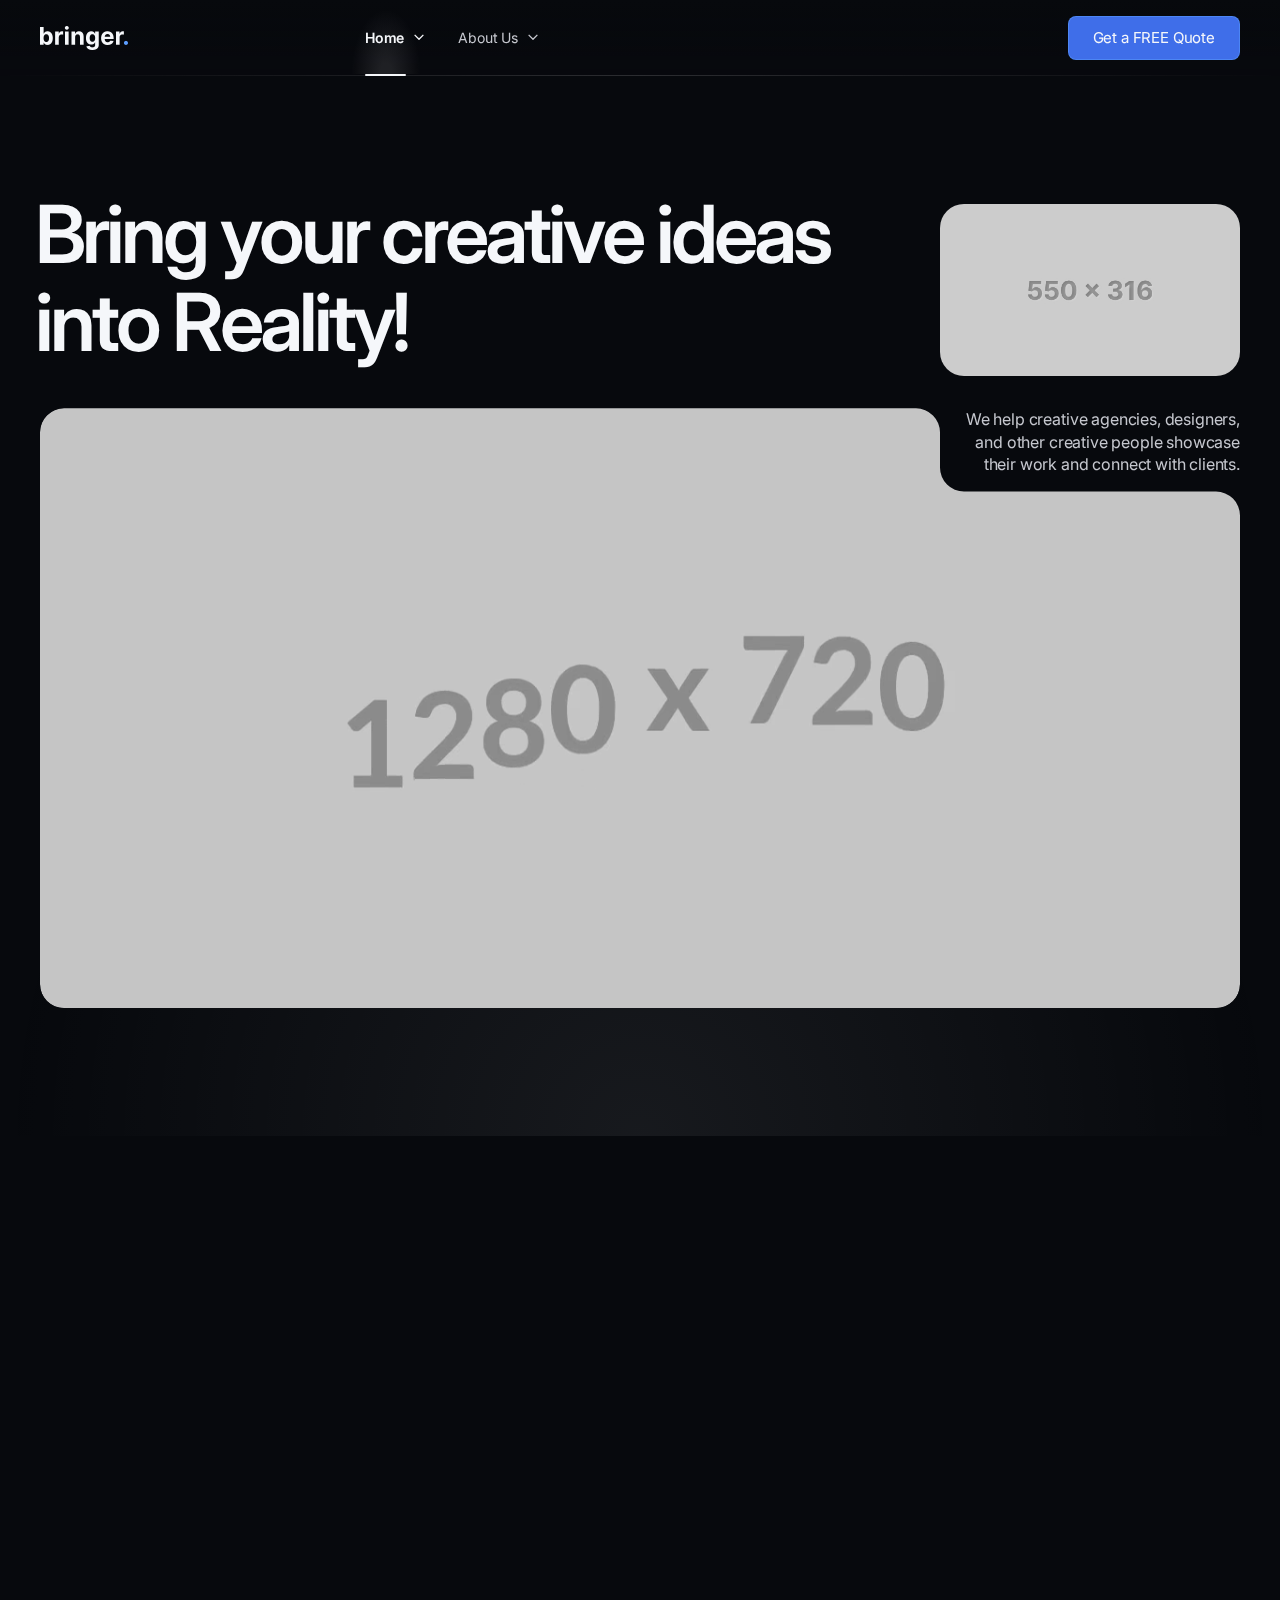
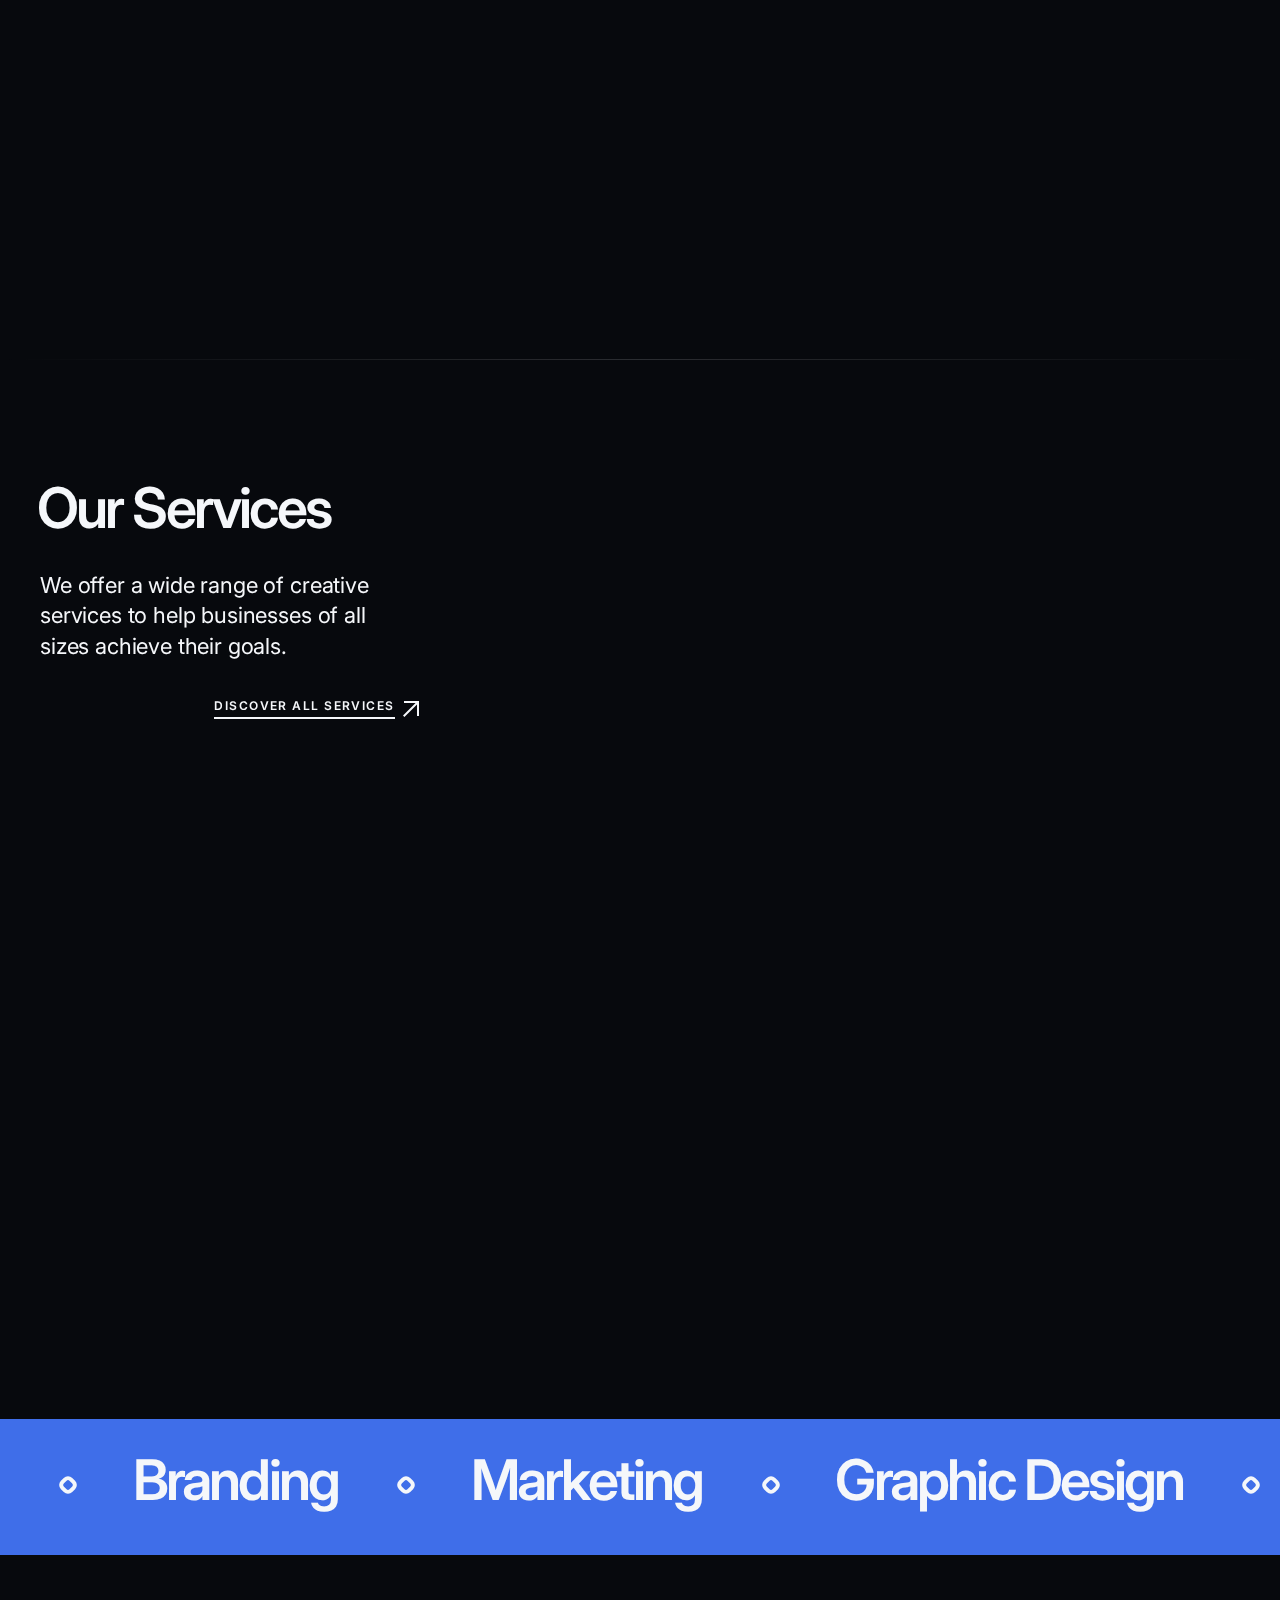
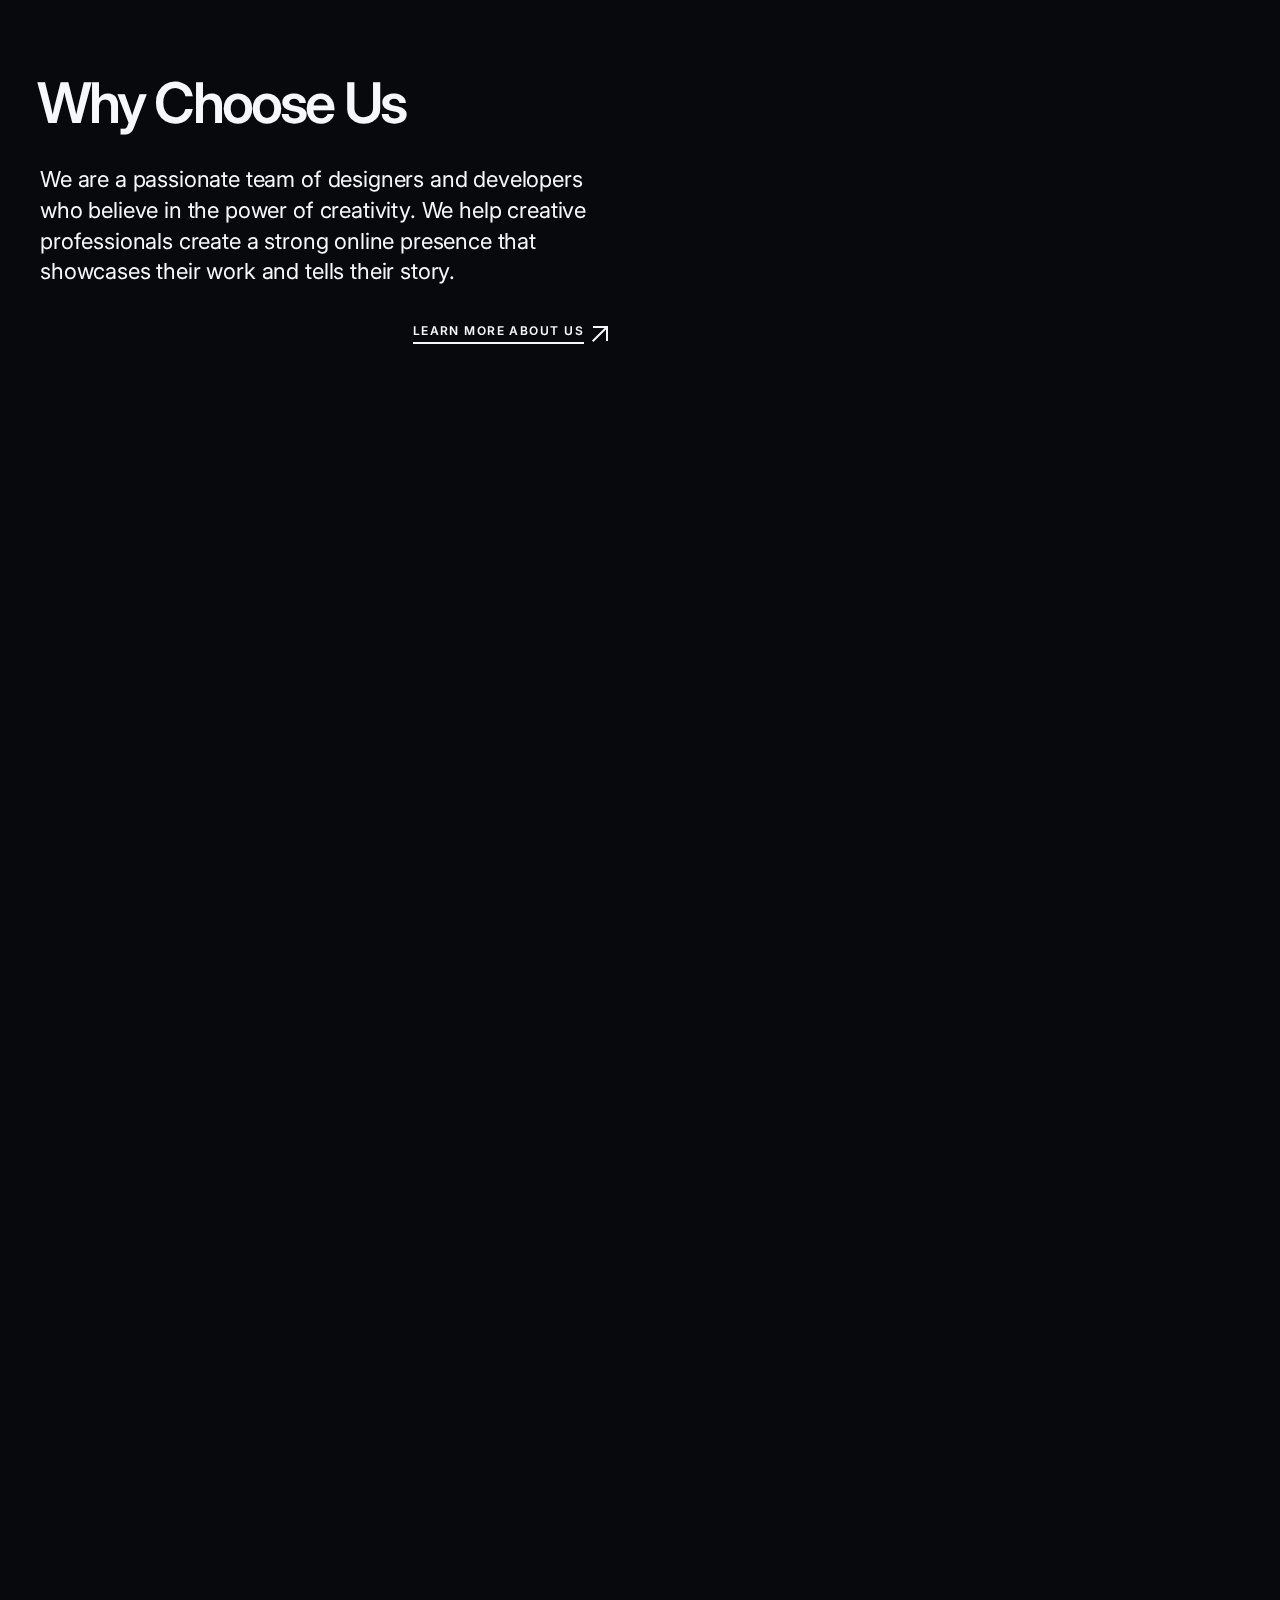
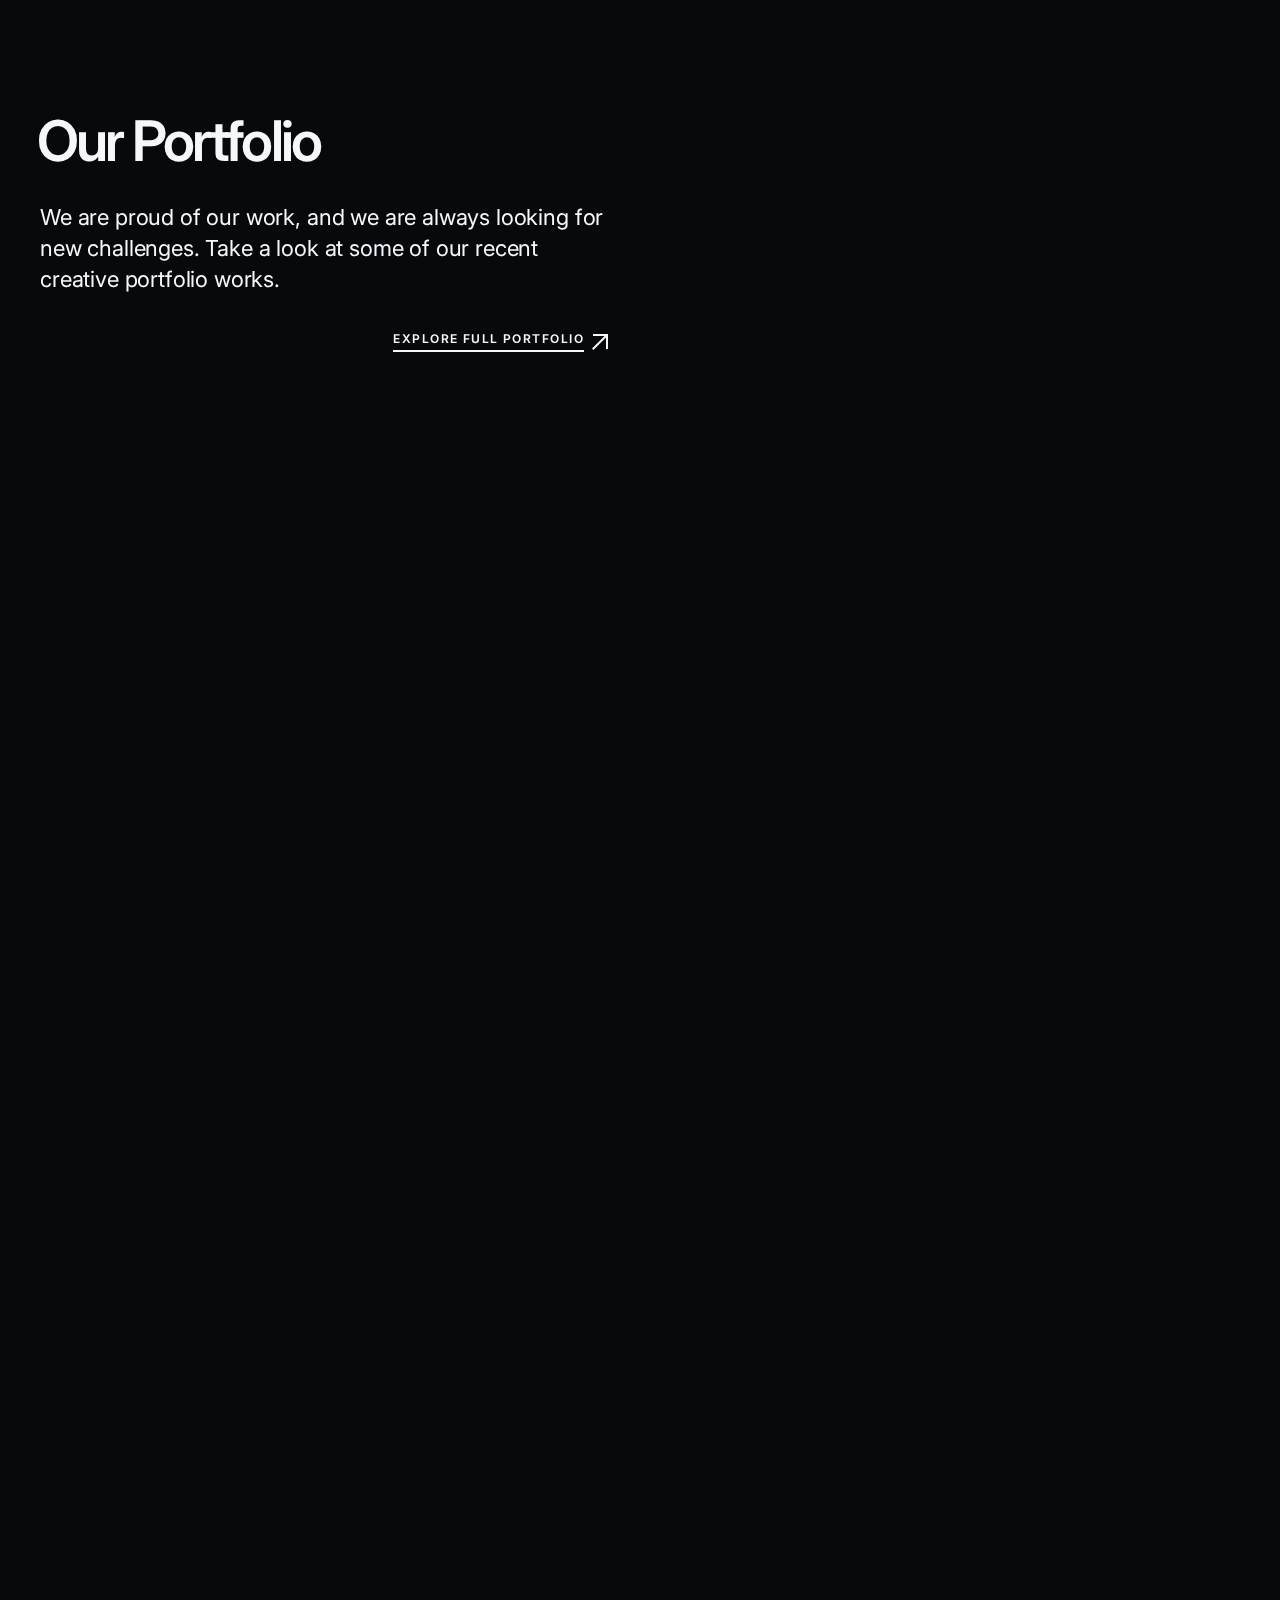
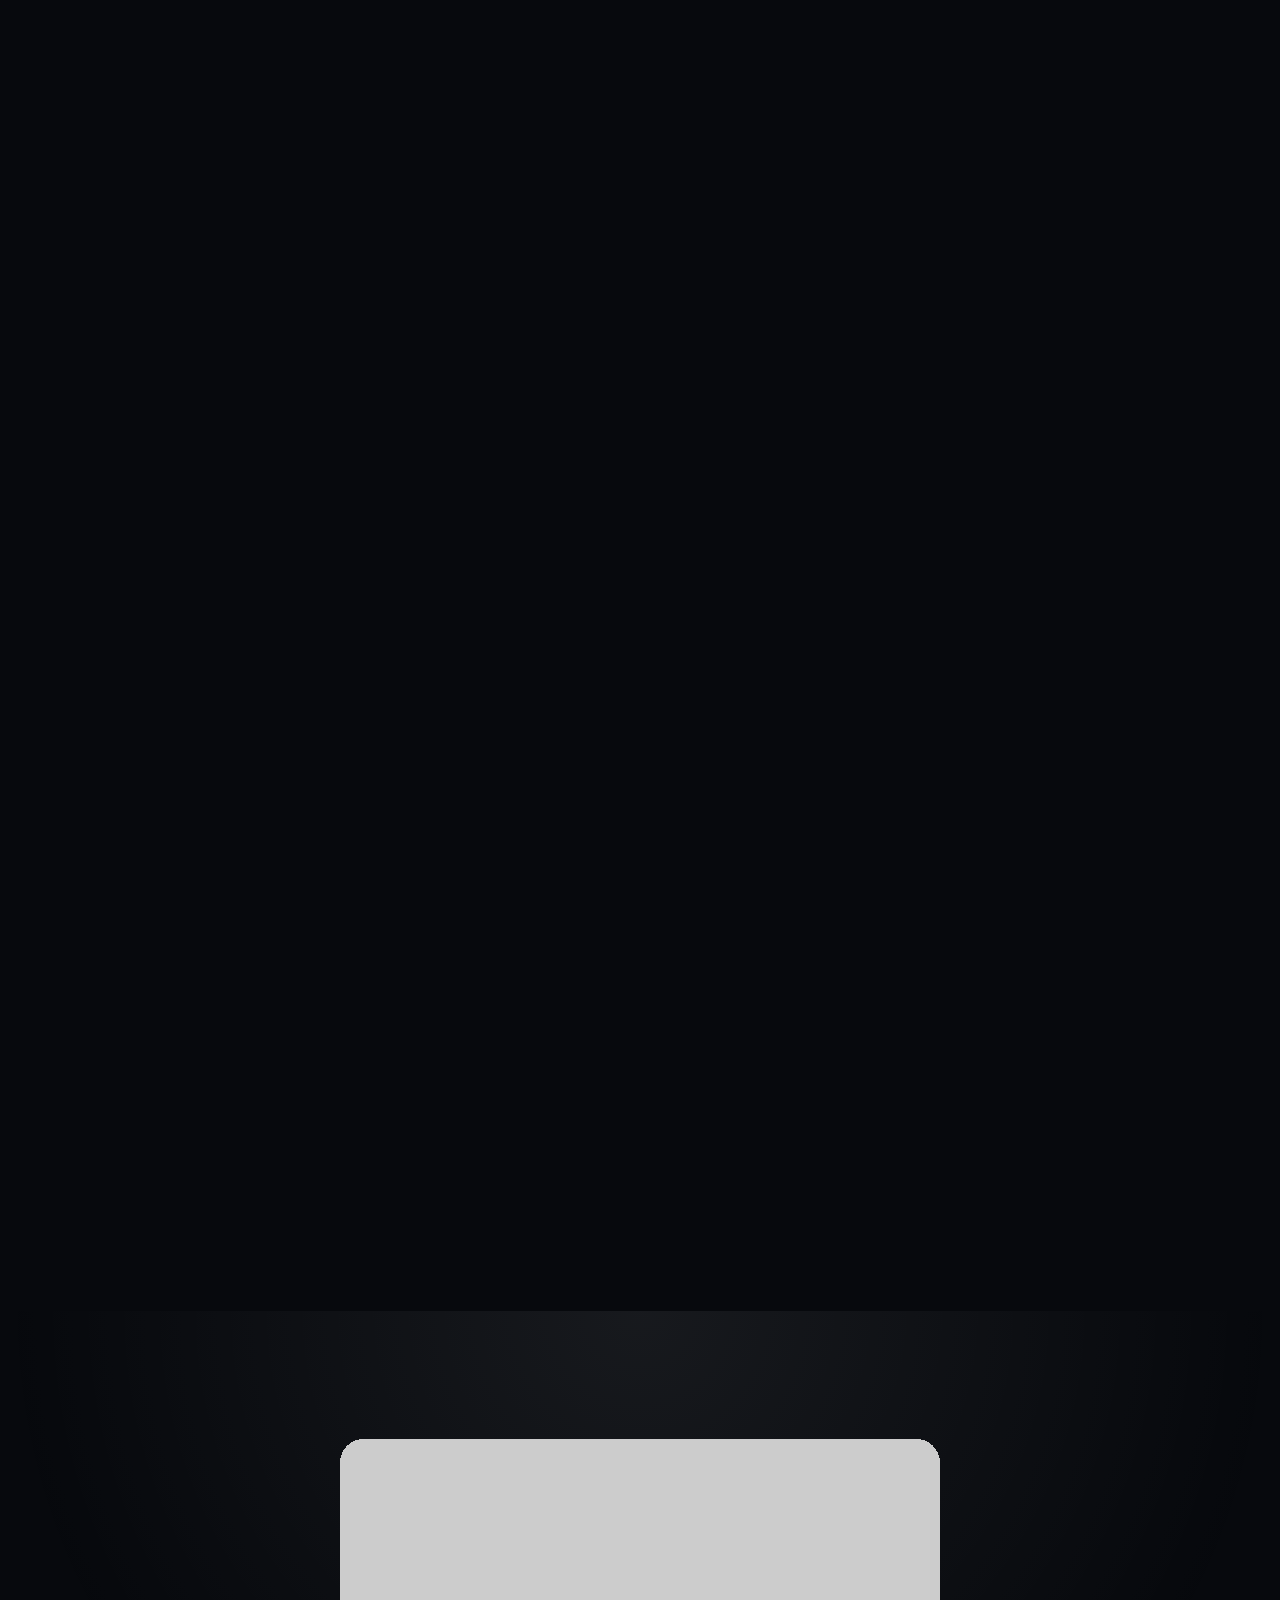
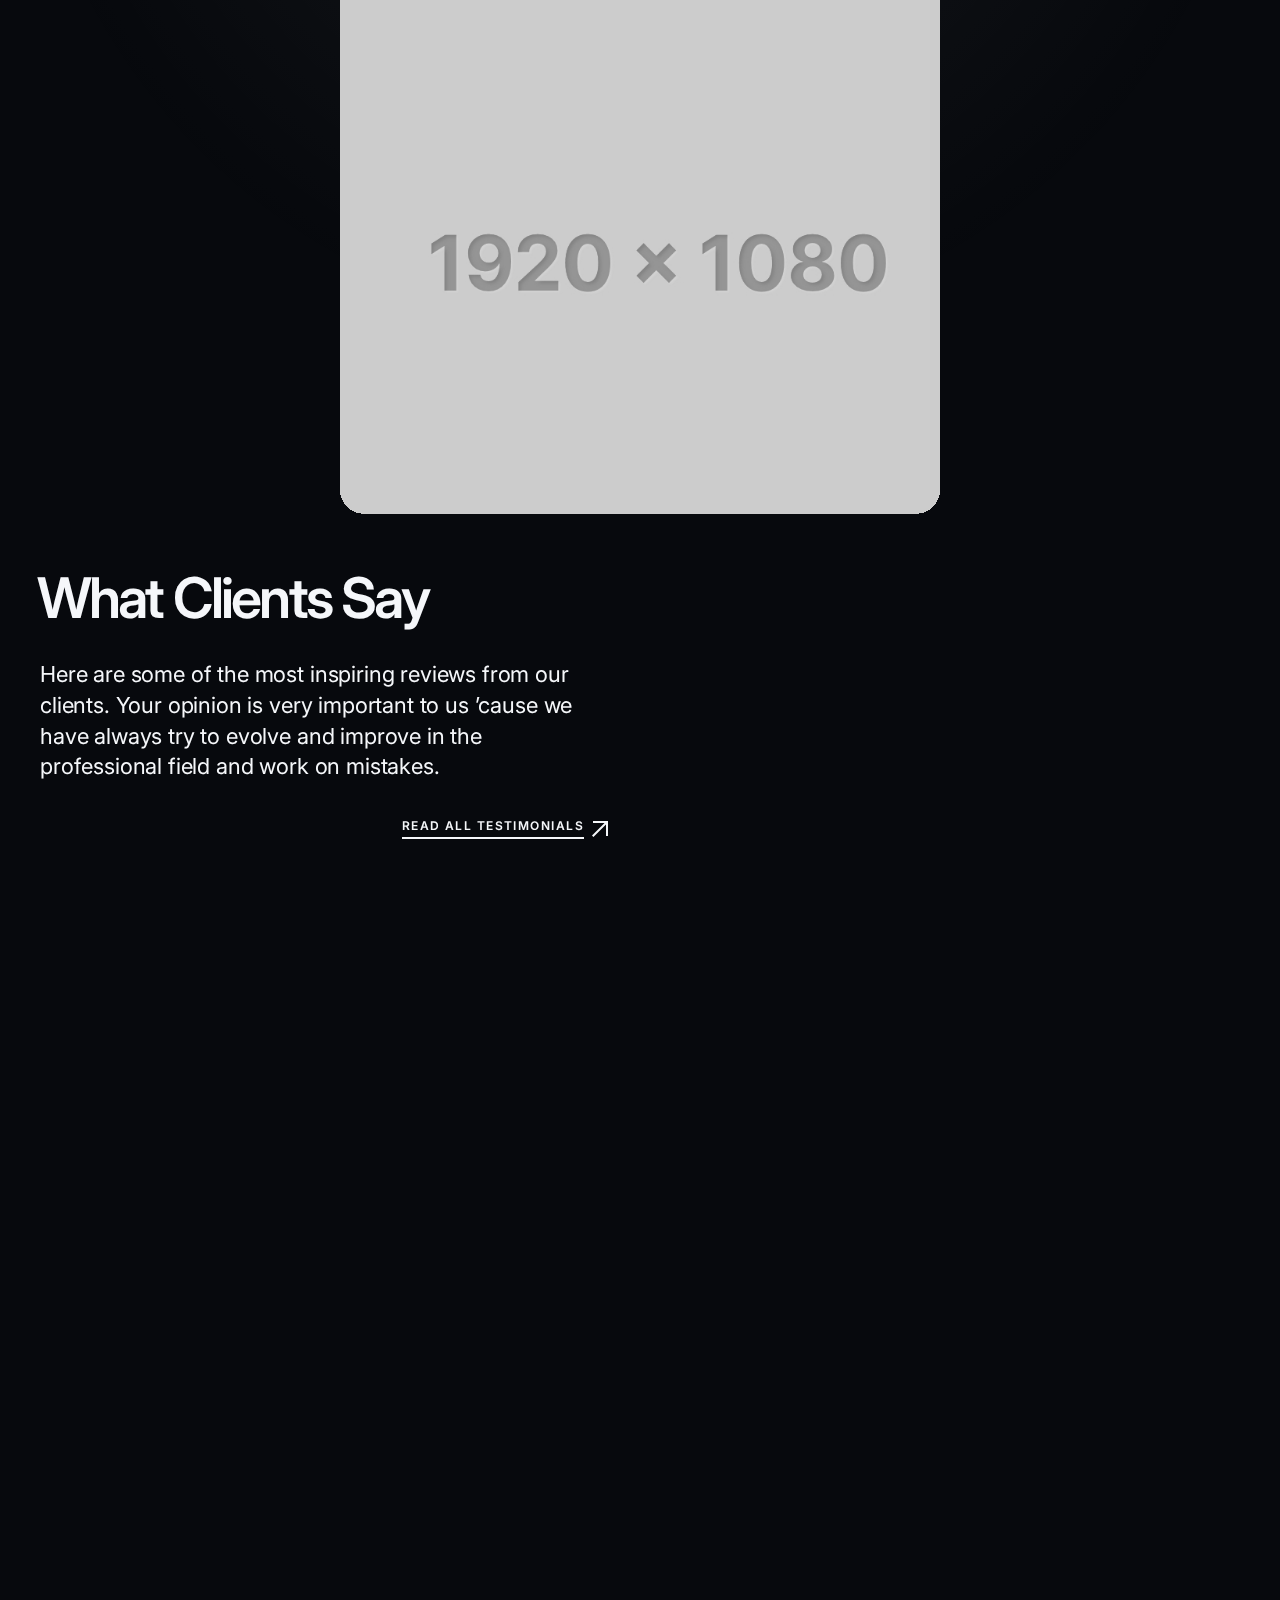
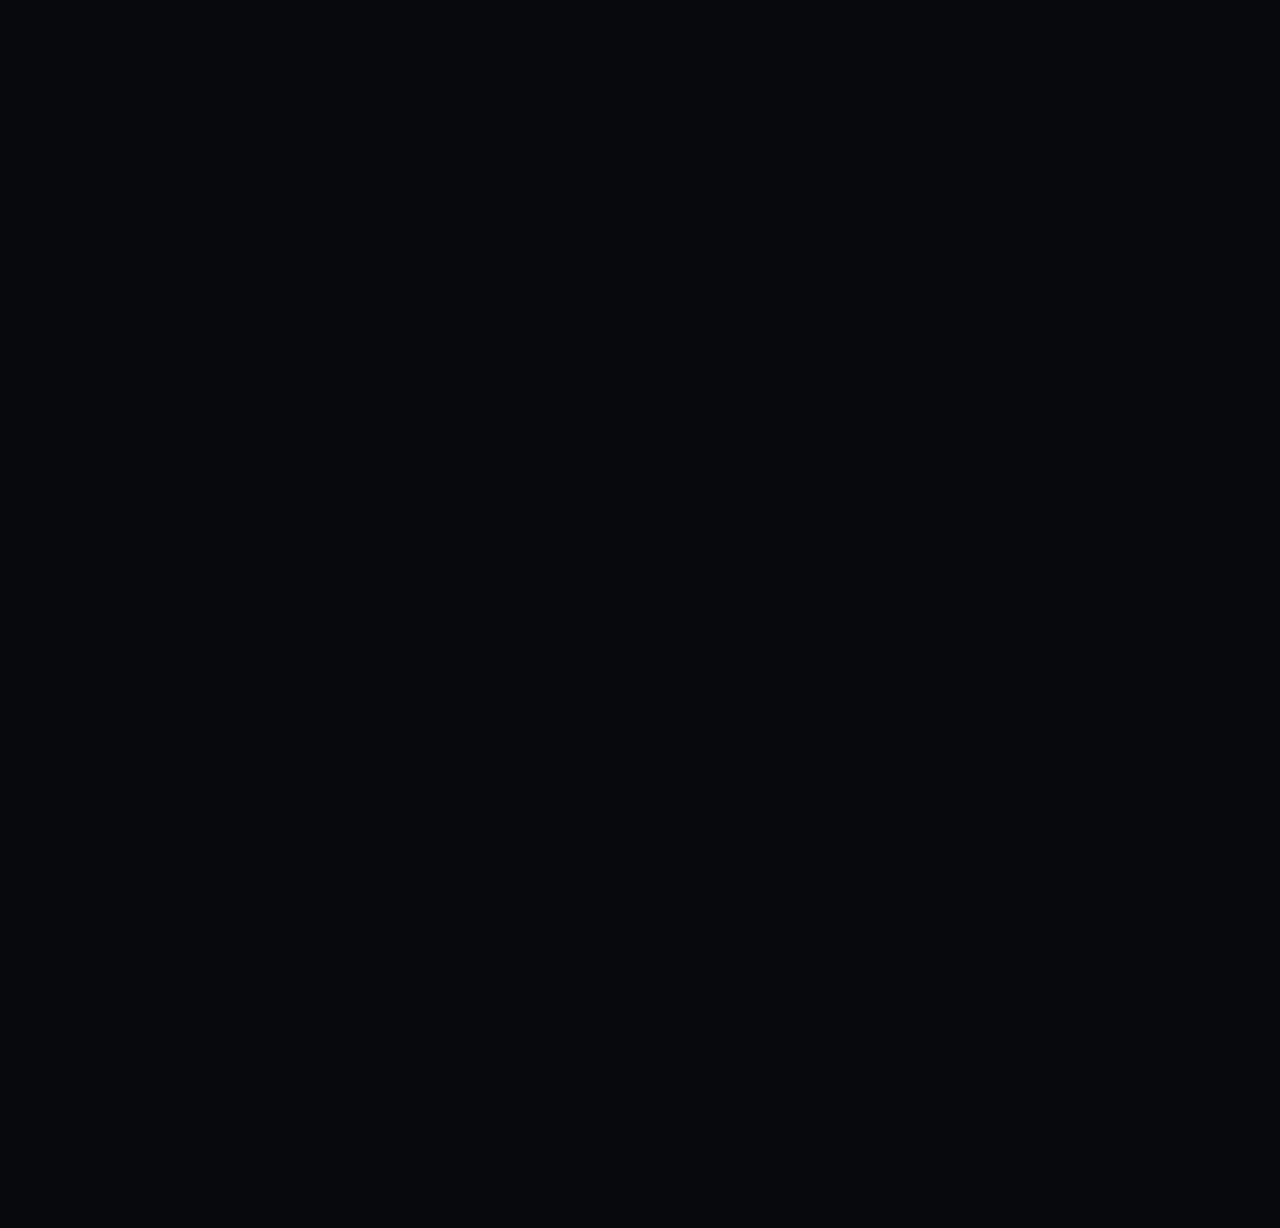
<file: home03.html>
<!DOCTYPE html>
<html lang="en">
<head>
    <meta charset="UTF-8">
    <meta name="viewport" content="width=device-width, initial-scale=1.0">

    <!-- Page Title -->
    <title>Bringer | Digital Agency</title>

    <!-- Google Fonts -->
    <link href="https://fonts.googleapis.com/css2?family=Inter:wght@400;600&amp;display=swap" rel="stylesheet">
    <!-- Config -->
    <link type="text/css" rel="stylesheet" href="css/config.css">
    <!-- Libraries -->
    <link type="text/css" rel="stylesheet" href="css/libs.css">
    <!-- Template Styles -->
    <link type="text/css" rel="stylesheet" href="css/style.css">
    <!-- Responsive -->
    <link type="text/css" rel="stylesheet" href="css/responsive.css">

    <!-- Favicon -->
    <link rel="icon" href="img/favicon.png" sizes="32x32">
</head>
<body>
    <!-- Header -->
    <header id="bringer-header" class="is-frosted is-sticky" data-appear="fade-down" data-unload="fade-up">
        <!-- Desktop Header -->
        <div class="bringer-header-inner">
            <!-- Header Logo -->
            <div class="bringer-header-lp">
                <a href="./" class="bringer-logo">
                    <img src="img/logo.png" alt="bringer." width="88" height="24">
                </a>
            </div>
            <!-- Main Menu -->
            <div class="bringer-header-mp">
                <nav class="bringer-nav">
                    <ul class="main-menu" data-stagger-appear="fade-down" data-stagger-delay="75">
                        <li class="current-menu-parent">
                            <a href="#">Home</a>
                            <ul class="sub-menu">
                                <li>
                                    <a href="index.html">Home 01</a>
                                </li>
                                <li>
                                    <a href="home02.html">Home 02</a>
                                </li>
                                <li class="current-menu-item">
                                    <a href="home03.html">Home 03</a>
                                </li>
                                <li>
                                    <a href="home04.html">Home 04</a>
                                </li>
                                <li>
                                    <a href="home05.html">Home 05</a>
                                </li>
                                <li>
                                    <a href="home06.html">Home 06</a>
                                </li>
                                <li>
                                    <a href="home07.html">Home 07</a>
                                </li>
                                <li>
                                    <a href="home08.html">Home 08</a>
                                </li>
                            </ul>
                        </li>
                        <li>
                            <a href="#">About Us</a>
                            <ul class="sub-menu">
                                <li>
                                    <a href="about-us.html">About Us</a>
                                </li>
                                <li>
                                    <a href="about-me.html">About Me</a>
                                </li>
                                <li>
                                    <a href="team-member.html">Team Member</a>
                                </li>
                            </ul>
                        </li>
                        <li>
                            <a href="#">Pages</a>
                            <ul class="sub-menu">
                                <li>
                                    <a href="services.html">Our Services</a>
                                </li>
                                <li>
                                    <a href="service-details.html">Service Details</a>
                                </li>
                                <li>
                                    <a href="pricing.html">Pricing</a>
                                </li>
                                <li>
                                    <a href="faq.html">F.A.Q.</a>
                                </li>
                                <li>
                                    <a href="testimonials.html">Testimonials</a>
                                </li>
                            </ul>
                        </li>
                        <li>
                            <a href="#">Portfolio</a>
                            <ul class="sub-menu">
                                <li>
                                    <a href="portfolio-infinite-list.html">Infinite List</a>
                                </li>
                                <li>
                                    <a href="portfolio-slider.html">Slider</a>
                                </li>
                                <li>
                                    <a href="portfolio-column.html">Column Cards</a>
                                </li>
                                <li>
                                    <a href="portfolio-grid.html">Classic Grid</a>
                                </li>
                                <li class="bringer-menu-divider"></li>
                                <li>
                                    <a href="portfolio-post01.html">Portfolio Details 01</a>
                                </li>
                                <li>
                                    <a href="portfolio-post02.html">Portfolio Details 02</a>
                                </li>
                                <li>
                                    <a href="portfolio-post03.html">Portfolio Details 03</a>
                                </li>
                            </ul>
                        </li>
                        <li>
                            <a href="contacts.html">Contacts</a>
                        </li>
                    </ul>
                </nav>
            </div>
            <!-- Header Button -->
            <div class="bringer-header-rp">
                <a href="contacts.html" class="bringer-button">Get a FREE Quote</a>
            </div>
        </div>
        <!-- Mobile Header -->
        <div class="bringer-mobile-header-inner">
            <a href="./" class="bringer-logo">
                <img src="img/logo.png" alt="bringer." width="88" height="24">
            </a>
            <a href="#" class="bringer-mobile-menu-toggler">
                <i class="bringer-menu-toggler-icon">
                    <span></span>
                    <span></span>
                    <span></span>
                </i>
            </a>
        </div>
    </header>

    <!-- Page Main -->
    <main id="bringer-main">
        <div class="stg-container">
            <!-- Hero Section -->
            <section class="backlight-bottom">
                <div class="bringer-hero-block bringer-hero-type03">
                    <!-- Main Row -->
                    <div class="bringer-hero-title-wrap">
                        <!-- Title -->
                        <h1 class="bringer-page-title" data-split-appear="fade-up" data-split-delay="100" data-split-by="line" data-split-unload="fade-up">Bring your creative ideas into Reality!</h1>
                        <!-- Additional Media -->
                        <div class="stg-m-hide" data-appear="fade-left" data-unload="fade-right">
                            <img class="bringer-lazy" src="img/null.png" data-src="img/home/home03-hero1.jpg" alt="Bringer" width="550" height="316">
                        </div>
                    </div>

                    <!-- Masked Media Container -->
                    <div class="bringer-hero-media-wrap bringer-masked-block">
                        <!-- Masked Media -->
                        <div class="bringer-hero-media bringer-masked-media" data-appear="fade-right" data-unload="fade-left" data-delay="150" data-threshold="0">
                            <video src="video/home03.mp4" poster="img/home/home03-hero2.jpg" playsinline muted loop autoplay></video>
                        </div>
                        <!-- Content -->
                        <div class="bringer-hero-media-content bringer-masked-content at-top-right">
                            <div class="bringer-hero-media-content-inner m-align-center" data-appear="fade-left" data-unload="fade-right" data-delay="100" data-threshold="0">
                                We help creative agencies, designers, and other creative people showcase their work and connect with clients.
                            </div>
                        </div>
                        <!-- Tags List -->
                        <ul class="bringer-tags-list" data-unload="fade-left" data-delay="150">
                            <li data-appear="fade-up" data-delay="400">
                                <a href="services-details.html">Graphic Design</a>
                            </li>
                            <li data-appear="fade-up" data-delay="450">
                                <a href="services-details.html">Content Creation</a>
                            </li>
                            <li data-appear="fade-up" data-delay="200">
                                <a href="services-details.html">Branding</a>
                            </li>
                            <li data-appear="fade-up" data-delay="250">
                                <a href="services-details.html">Marketing</a>
                            </li>
                            <li data-appear="fade-up" data-delay="300">
                                <a href="services-details.html">Web Design</a>
                            </li>
                        </ul>
                    </div>
                </div><!-- .bringer-hero-block -->
            </section>

            <!-- Section: About -->
            <section class="divider-bottom">
                <div class="stg-row stg-large-gap stg-m-normal-gap">
                    <div class="stg-col-6 stg-tp-bottom-gap-l stg-m-bottom-gap">
                        <div class="bringer-parallax-media" data-appear="fade-right" data-unload="fade-left">
                            <img src="img/null.png" data-src="img/home/about01.jpg" alt="About Us" class="bringer-lazy" width="960" height="960">
                        </div>
                    </div>
                    <div class="stg-col-6 stg-vertical-space-between" data-appear="fade-left" data-unload="fade-right">
                        <div>
                            <h3>We are a passionate team of designers and developers.</h3>
                            <p class="bringer-large-text">We are a passionate team of designers and developers who believe in the power of creativity.</p>
                            <p>We are a team of passionate and experienced designers, developers, and marketers who specialize in helping businesses of all sizes achieve their goals. We believe that creativity is the key to success, and we are committed to helping our clients unleash their full potential.</p>
                        </div>
                        <a href="about-us.html" class="bringer-icon-link" data-appear="fade-left">
                            <div class="bringer-icon-wrap">
                                <i class="bringer-icon bringer-icon-explore"></i>
                            </div>
                            <div class="bringer-icon-link-content">
                                <h6>
                                    We are
                                    <br>
                                    Passionate Team
                                </h6>
                                <span class="bringer-label">Learn More About Us</span>
                            </div>
                        </a><!-- .bringer-icon-link -->
                    </div>
                </div><!-- .stg-row -->
            </section>

            <!-- Section: Services -->
            <section>
                <div class="stg-row">
                    <div class="stg-col-4 stg-tp-bottom-gap-l" data-unload="fade-left">
                        <div class="bringer-sticky-block">
                            <h2>Our Services</h2>
                            <p class="bringer-large-text">We offer a wide range of creative services to help businesses of all sizes achieve their goals.</p>
                            <div class="align-right">
                                <a href="services.html" class="bringer-arrow-link">Discover all Services</a>
                            </div>
                        </div>
                    </div>
                    <div class="stg-col-8">
                        <div class="bringer-grid-2cols" data-stagger-appear="zoom-in" data-stagger-unload="zoom-out" data-threshold="0.5" data-stagger-delay="150">
                            <!-- Price Card -->
                            <div class="bringer-price-card-item bringer-block">
                                <div class="bringer-price-card-title">
                                    <h5>Branding<span class="bringer-accent">.</span></h5>
                                    <p>We weave visual stories and craft strategic messaging that resonate at heartstrings and build unwavering trust.</p>
                                </div>
                                <div class="bringer-price-card-footer">
                                    <span class="bringer-label">Starting from</span>
                                    <div class="bringer-price">$199.<sup>99</sup></div>
                                    <a href="pricing.html" class="bringer-button is-fullwidth">Discover Details</a>
                                </div>
                            </div><!-- .bringer-block -->
                                                        
                            <!-- Price Card -->
                            <div class="bringer-price-card-item bringer-block">
                                <div class="bringer-price-card-title">
                                    <h5>Marketing<span class="bringer-accent">.</span></h5>
                                    <p>We design data-driven campaigns that crackle with energy, ignite engagement like wildfire, and increase conversions.</p>
                                </div>
                                <div class="bringer-price-card-footer">
                                    <span class="bringer-label">Starting from</span>
                                    <div class="bringer-price">$99.<sup>99</sup></div>
                                    <a href="pricing.html" class="bringer-button is-fullwidth">Discover Details</a>
                                </div>
                            </div><!-- .bringer-block -->
                                                        
                            <!-- Price Card -->
                            <div class="bringer-price-card-item bringer-block">
                                <div class="bringer-price-card-title">
                                    <h5>Graphic Design<span class="bringer-accent">.</span></h5>
                                    <p>We craft visual masterpieces that sing your brand's story in vibrant colors and captivating shapes.</p>
                                </div>
                                <div class="bringer-price-card-footer">
                                    <span class="bringer-label">Starting from</span>
                                    <div class="bringer-price">$169.<sup>99</sup></div>
                                    <a href="pricing.html" class="bringer-button is-fullwidth">Discover Details</a>
                                </div>
                            </div><!-- .bringer-block -->
                                                        
                            <!-- Price Card -->
                            <div class="bringer-price-card-item bringer-block">
                                <div class="bringer-price-card-title">
                                    <h5>Content creation<span class="bringer-accent">.</span></h5>
                                    <p>We weave compelling narratives into blog posts, website copy, and social media content that resonate with your audience.</p>
                                </div>
                                <div class="bringer-price-card-footer">
                                    <span class="bringer-label">Starting from</span>
                                    <div class="bringer-price">$149.<sup>99</sup></div>
                                    <a href="pricing.html" class="bringer-button is-fullwidth">Discover Details</a>
                                </div>
                            </div><!-- .bringer-block -->
                        </div><!-- .bringer-grid -->
                    </div>
                </div>
            </section>

            <!-- Section: Marquee -->
            <section class="is-fullwidth is-stretched" data-padding="none">
                <div class="bringer-marquee" data-speed="5000">
                    <div class="bringer-marquee-inner">
                        <ul class="bringer-marquee-list">
                            <li>
                                <h2>Branding</h2>
                            </li>
                            <li>
                                <h2>Marketing</h2>
                            </li> 
                            <li>
                                <h2>Graphic Design</h2>
                            </li>
                            <li>
                                <h2>Web Design</h2>
                            </li>
                            <li>
                                <h2>UX/UI</h2>
                            </li>
                        </ul>
                    </div><!-- .bringer-marquee-inner -->
                </div><!-- .bringer-marquee -->
            </section>

            <!-- Section: Why Choose Us -->
            <section>
                <div class="stg-row stg-large-gap">
                    <div class="stg-col-6 stg-tp-bottom-gap-l" data-unload="fade-left">
                        <div class="bringer-sticky-block">
                            <h2>Why Choose Us</h2>
                            <p class="bringer-large-text">We are a passionate team of designers and developers who believe in the power of creativity. We help creative professionals create a strong online presence that showcases their work and tells their story.</p>
                            <div class="align-right">
                                <a href="about-us.html" class="bringer-arrow-link">Learn More About Us</a>
                            </div>
                        </div>
                    </div>
                    <div class="stg-col-6">
                        <div class="bringer-grid-1col stg-normal-gap" data-stagger-appear="zoom-in" data-stagger-unload="zoom-out" data-threshold="0.5" data-stagger-delay="150">
                            <!-- Card Item -->
                            <div class="bringer-block">
                                <h4>We don't just design, we <span class="bringer-accent">unleash creative</span> firestorms<span class="bringer-accent">.</span></h4>
                                <p>Tired of bland marketing and cookie-cutter websites? We infuse your brand with bold ideas and strategic brilliance, igniting campaigns that capture hearts and drive tangible results. Forget sparklers, we're here to light galaxies on fire.</p>
                            </div><!-- .bringer-block -->
                                                        
                            <!-- Card Item -->
                            <div class="bringer-block">
                                <h4>We <span class="bringer-accent">fuel creativity</span> with data, guide passion with precision<span class="bringer-accent">.</span></h4>
                                <p>We're not just artistic dreamers, we're strategic alchemists. We blend data-driven insights with unbridled passion, ensuring your campaigns reach the right audience, hit the right chords, and deliver measurable results. Because passion without direction is a beautiful mess.</p>
                            </div><!-- .bringer-block -->
                                                        
                            <!-- Card Item -->
                            <div class="bringer-block">
                                <h4>We craft <span class="bringer-accent">emotional connections</span>, not just visuals and copy<span class="bringer-accent">.</span></h4>
                                <p>We delve deeper than pixels and prose. We understand the human heart, the language of emotions. We weave stories that resonate, visuals that linger in minds, and content that sparks conversations. Because true connection is the foundation of brand loyalty.</p>
                            </div><!-- .bringer-block -->
                                                        
                            <!-- Card Item -->
                            <div class="bringer-block">
                                <h4>We don't just work with you, we become your <span class="bringer-accent">creative champions</span><span class="bringer-accent">.</span></h4>
                                <p>We don't see clients, we see collaborators. We believe in building partnerships, in understanding your vision, and becoming an extension of your team. Your goals are our canvas, your success our masterpiece. We paint your dreams into reality, together.</p>
                            </div><!-- .bringer-block -->
                        </div><!-- .bringer-grid -->
                    </div>
                </div>
            </section>

            <!-- Section: Counters -->
            <section data-padding="none">
                <div class="bringer-grid-4cols bringer-tp-grid-2cols bringer-m-grid-2cols stg-m-small-gap" data-stagger-appear="zoom-in" data-stagger-unload="zoom-out">
                    <!-- Counter Item -->
                    <div class="bringer-counter bringer-block" data-delay="3000">
                        <div class="bringer-counter-number" data-suffix="K+">8</div>
                        <div class="bringer-counter-label">Happy Customers</div>
                    </div><!-- .bringer-counter -->
                    <!-- Counter Item -->
                    <div class="bringer-counter bringer-block" data-delay="3000">
                        <div class="bringer-counter-number" data-suffix="">420</div>
                        <div class="bringer-counter-label">Complated Projects</div>
                    </div><!-- .bringer-counter -->
                    <!-- Counter Item -->
                    <div class="bringer-counter bringer-block" data-delay="3000">
                        <div class="bringer-counter-number" data-suffix="">24</div>
                        <div class="bringer-counter-label">Awwwards Won</div>
                    </div><!-- .bringer-counter -->
                    <!-- Counter Item -->
                    <div class="bringer-counter bringer-block is-accented" data-delay="3000">
                        <div class="bringer-counter-number" data-suffix="+">12</div>
                        <div class="bringer-counter-label">Years of Experience</div>
                    </div><!-- .bringer-counter -->
                </div><!-- .bringer-grid -->
            </section>

            <!-- Section: Portfolio -->
            <section>
                <div class="stg-row stg-large-gap">
                    <div class="stg-col-6 stg-tp-bottom-gap-l" data-unload="fade-left">
                        <div class="bringer-sticky-block">
                            <h2>Our Portfolio</h2>
                            <p class="bringer-large-text">We are proud of our work, and we are always looking for new challenges. Take a look at some of our recent creative portfolio works.</p>
                            <div class="align-right">
                                <a href="portfolio-column.html" class="bringer-arrow-link">Explore full Portfolio</a>
                            </div>
                        </div>
                    </div>
                    <div class="stg-col-6">
                        <div class="bringer-grid-1col bringer-tp-grid-2cols stg-normal-gap bringer-parallax-media" data-stagger-appear="fade-left" data-stagger-unload="fade-right" data-threshold="0.25" data-stagger-delay="100">
                            <!-- Card Item -->
                            <div class="bringer-block bringer-portfolio-card">
                                <div class="bringer-portfolio-card-image">
                                    <img class="bringer-lazy" src="img/null.png" data-src="img/portfolio/portfolio01.jpg" alt="" width="1200" height="1200">
                                </div>
                                <div class="bringer-portfolio-card-footer">
                                    <div class="bringer-portfolio-card-title">
                                        <span class="bringer-meta">Branding</span>
                                        <h6>Curology</h6>
                                    </div>
                                    <span class="bringer-icon bringer-icon-explore"></span>
                                </div>
                                <a href="portfolio-post01.html"></a>
                            </div><!-- .bringer-portfolio-card -->
                                                        
                            <!-- Card Item -->
                            <div class="bringer-block bringer-portfolio-card">
                                <div class="bringer-portfolio-card-image">
                                    <img class="bringer-lazy" src="img/null.png" data-src="img/portfolio/portfolio02.jpg" alt="" width="1200" height="1200">
                                </div>
                                <div class="bringer-portfolio-card-footer">
                                    <div class="bringer-portfolio-card-title">
                                        <span class="bringer-meta">Advertising</span>
                                        <h6>Cookie Dough</h6>
                                    </div>
                                    <span class="bringer-icon bringer-icon-explore"></span>
                                </div>
                                <a href="portfolio-post02.html"></a>
                            </div><!-- .bringer-portfolio-card -->
                                                        
                            <!-- Card Item -->
                            <div class="bringer-block bringer-portfolio-card">
                                <div class="bringer-portfolio-card-image">
                                    <img class="bringer-lazy" src="img/null.png" data-src="img/portfolio/portfolio03.jpg" alt="" width="1200" height="1200">
                                </div>
                                <div class="bringer-portfolio-card-footer">
                                    <div class="bringer-portfolio-card-title">
                                        <span class="bringer-meta">Marketing</span>
                                        <h6>Gaming Power</h6>
                                    </div>
                                    <span class="bringer-icon bringer-icon-explore"></span>
                                </div>
                                <a href="portfolio-post03.html"></a>
                            </div><!-- .bringer-portfolio-card -->
                                                        
                            <!-- Card Item -->
                            <div class="bringer-block bringer-portfolio-card">
                                <div class="bringer-portfolio-card-image">
                                    <img class="bringer-lazy" src="img/null.png" data-src="img/portfolio/portfolio04.jpg" alt="" width="1200" height="1200">
                                </div>
                                <div class="bringer-portfolio-card-footer">
                                    <div class="bringer-portfolio-card-title">
                                        <span class="bringer-meta">Advertising</span>
                                        <h6>Riot Energy</h6>
                                    </div>
                                    <span class="bringer-icon bringer-icon-explore"></span>
                                </div>
                                <a href="portfolio-post04.html"></a>
                            </div><!-- .bringer-portfolio-card -->
                        </div><!-- .bringer-grid -->
                    </div>
                </div>
            </section>

            <!-- Section: Testimonials -->
            <section class="backlight-top">
                <div class="bringer-expand-on-scroll">
                    <img src="img/home/testimonials01.jpg" alt="Testimonials" data-unload="fade-up">
                </div><!-- .bringer-expand-on-scroll -->
                <div class="stg-row stg-large-gap stg-top-gap-l">
                    <div class="stg-col-6 stg-tp-bottom-gap-l" data-unload="fade-left">
                        <div class="bringer-sticky-block">
                            <h2>What Clients Say</h2>
                            <p class="bringer-large-text">Here are some of the most inspiring reviews from our clients. Your opinion is very important to us ’cause we have always try to evolve and improve in the professional field and work on mistakes.</p>
                            <div class="align-right">
                                <a href="testimonials.html" class="bringer-arrow-link">Read all Testimonials</a>
                            </div>
                        </div>
                    </div>
                    <div class="stg-col-6">
                        <div class="bringer-grid-1col stg-normal-gap">
                            <!-- Card Item -->
                            <div class="bringer-block bringer-tetimonials-card" data-appear="zoom-out" data-unload="fade-right" data-threshold="0.75">
                                <div class="bringer-tetimonials-card-descr">
                                    "Before working with Bringer, our brand felt lost in the crowd. They not only gave us a stunning logo and website, but they also crafted a brand story that resonated with our customers. Now, we're seeing a surge in loyalty and engagement, and it all started with a spark!"
                                </div>
                                <div class="bringer-tetimonials-card-footer">
                                    <div class="bringer-tetimonials-card-name">
                                        <h6>Sarah Janson</h6>
                                        <span class="bringer-meta">CEO of Bloom Eco-Spa</span>
                                    </div>
                                    <div class="bringer-tetimonials-card-rate">
                                        <span class="bringer-tetimonials-stars5"></span>
                                    </div>
                                </div>
                            </div><!-- .bringer-tetimonials-card -->
                                                        
                            <!-- Card Item -->
                            <div class="bringer-block bringer-tetimonials-card" data-appear="zoom-out" data-unload="fade-right" data-threshold="0.75">
                                <div class="bringer-tetimonials-card-descr">
                                    "We knew we needed a digital boost, but we had no idea where to start. Bringer came in like a team of data-driven superheroes! They built targeted campaigns that reached our ideal audience, and the results were incredible. Our leads skyrocketed, and our conversion rates doubled. They truly understand the power of digital!"
                                </div>
                                <div class="bringer-tetimonials-card-footer">
                                    <div class="bringer-tetimonials-card-name">
                                        <h6>Michael Kaper</h6>
                                        <span class="bringer-meta">VP of Marketing, Tech Inc.</span>
                                    </div>
                                    <div class="bringer-tetimonials-card-rate">
                                        <span class="bringer-tetimonials-stars5"></span>
                                    </div>
                                </div>
                            </div><!-- .bringer-tetimonials-card -->
                                                        
                            <!-- Card Item -->
                            <div class="bringer-block bringer-tetimonials-card" data-appear="zoom-out" data-unload="fade-right" data-threshold="0.75">
                                <div class="bringer-tetimonials-card-descr">
                                    "Words cannot express how pleased we are with the visuals Bringer created for our brand. From the captivating infographics to the social media graphics that pop off the screen, they've injected an emotional punch into our communication that resonates deeply with our audience. Now, every visual tells our story with stunning clarity."
                                </div>
                                <div class="bringer-tetimonials-card-footer">
                                    <div class="bringer-tetimonials-card-name">
                                        <h6>Anna Larson</h6>
                                        <span class="bringer-meta">Founder of StoryCraft Books</span>
                                    </div>
                                    <div class="bringer-tetimonials-card-rate">
                                        <span class="bringer-tetimonials-stars4"></span>
                                    </div>
                                </div>
                            </div><!-- .bringer-tetimonials-card -->
                                                        
                            <!-- Card Item -->
                            <div class="bringer-block bringer-tetimonials-card" data-appear="zoom-out" data-unload="fade-right" data-threshold="0.75">
                                <div class="bringer-tetimonials-card-descr">
                                    "Our old website was a confusing maze. Bringer transformed it into a user-friendly paradise! They crafted a streamlined navigation that makes finding information a breeze, and the mobile experience is flawless. The result? Increased traffic, higher engagement, and happier customers. They've truly reimagined the digital experience."
                                </div>
                                <div class="bringer-tetimonials-card-footer">
                                    <div class="bringer-tetimonials-card-name">
                                        <h6>David Madison</h6>
                                        <span class="bringer-meta">CTO of GreenTech Solutions</span>
                                    </div>
                                    <div class="bringer-tetimonials-card-rate">
                                        <span class="bringer-tetimonials-stars4"></span>
                                    </div>
                                </div>
                            </div><!-- .bringer-tetimonials-card -->
                        </div><!-- .bringer-grid -->
                    </div>
                </div><!-- .stg-row -->
            </section>

            <!-- Section: CTA -->
            <section data-padding="bottom">
                <div class="bringer-masked-cta bringer-masked-block" data-unload="fade-down">
                    <form action="mail-short.php" method="post" data-fill-error="Please, fill out the form." class="bringer-contact-form is-short bringer-masked-media" data-appear="fade-up">
                        <div class="bringer-form-content bringer-cta-form">
                            <div class="bringer-cta-form-content" data-appear="fade-up" data-delay="100">
                                <div class="bringer-cta-title">Ready to set your Brand ablaze?</div>
                                <input type="email" id="subscribe_email" name="subscribe_email" placeholder="email@example.com" required>
                            </div>
                            <div class="bringer-cta-form-button" data-appear="fade-up" data-delay="200">
                                <button type="submit">
                                    <span class="bringer-icon bringer-icon-arrow-submit"></span>
                                </button>
                            </div>
                            <div class="bringer-contact-form__response"></div>
                        </div>
                        <span class="bringer-form-spinner"></span>
                    </form>
                    <div class="bringer-masked-cta-content bringer-masked-content at-top-right">
                        <p class="bringer-large-text" data-appear="fade-down">Let's craft a visual identity that ignites passion and loyalty. ✨</p>
                    </div>
                </div>
            </section>

        </div><!-- .stg-container -->

        <!-- Footer -->
        <footer id="bringer-footer" data-appear="fade-up" data-unload="fade-down">
            <!-- Footer Widgets Area -->
            <div class="bringer-footer-widgets">
                <div class="stg-container">
                    <div class="stg-row" data-stagger-appear="fade-left" data-stagger-delay="100">
                        <div class="stg-col-5 stg-tp-col-12 stg-tp-bottom-gap-l">
                            <div class="bringer-info-widget">
                                <a href="./" class="bringer-logo footer-logo">
                                    <img src="img/logo.png" alt="bringer." width="88" height="24">
                                </a>
                                <div class="bringer-info-description">We are a passionate team of developers and designers who believe in the power of creativity. We help creative people create a strong online presence that shows their work and tells a story.</div>
                                <span class="bringer-label">Follow us:</span>
                                <ul class="bringer-socials-list" data-stagger-appear="fade-up" data-stagger-delay="75">
                                    <li>
                                        <a href="#" target="_blank" class="bringer-socials-facebook">
                                            <i></i>
                                        </a>
                                    </li>
                                    <li>
                                        <a href="#" target="_blank" class="bringer-socials-instagram">
                                            <i></i>
                                        </a>
                                    </li>
                                    <li>
                                        <a href="#" target="_blank" class="bringer-socials-x">
                                            <i></i>
                                        </a>
                                    </li>
                                    <li>
                                        <a href="#" target="_blank" class="bringer-socials-tiktok">
                                            <i></i>
                                        </a>
                                    </li>
                                    <li>
                                        <a href="#" target="_blank" class="bringer-socials-patreon">
                                            <i></i>
                                        </a>
                                    </li>
                                </ul>
                            </div>
                        </div>
                        <div class="stg-col-2 stg-offset-1 stg-tp-col-4 stg-m-col-4">
                            <div class="bringer-widget">
                                <h6>Services</h6>
                                <div class="bringer-menu-widget">
                                    <ul>
                                        <li><a href="service-details.html">Branding</a></li>
                                        <li><a href="service-details.html">Marketing</a></li>
                                        <li><a href="service-details.html">Graphic Design</a></li>
                                        <li><a href="service-details.html">Web Design</a></li>
                                        <li><a href="service-details.html">Content Creation</a></li>
                                    </ul>
                                </div>
                            </div><!-- .bringer-widget -->
                        </div>
                        <div class="stg-col-2 stg-tp-col-4 stg-m-col-4">
                            <div class="bringer-widget">
                                <h6>About Us</h6>
                                <div class="bringer-menu-widget">
                                    <ul>
                                        <li><a href="about-us.html">About Us</a></li>
                                        <li><a href="about-me.html">About Me</a></li>
                                        <li><a href="team-member.html">Our Team</a></li>
                                        <li><a href="testimonials.html">Testimonials</a></li>
                                        <li><a href="contacts.html">Get in Touch</a></li>
                                    </ul>
                                </div>
                            </div><!-- .bringer-widget -->
                        </div>
                        <div class="stg-col-2 stg-tp-col-4 stg-m-col-4">
                            <div class="bringer-widget">
                                <h6>Resources</h6>
                                <div class="bringer-menu-widget">
                                    <ul>
                                        <li><a href="pricing.html">Pricing</a></li>
                                        <li><a href="faq.html">Help Center</a></li>
                                        <li><a href="services.html">Our Services</a></li>
                                        <li><a href="#">Terms of Use</a></li>
                                        <li><a href="#">Privacy Policy</a></li>
                                    </ul>
                                </div>
                            </div><!-- .bringer-widget -->
                        </div>
                    </div><!-- .stg-row -->
                </div><!-- .stg-container -->
            </div><!-- .bringer-footer-widgets -->

            <!-- Footer Copyright Line -->
            <div class="bringer-footer-line stg-container">
                <div class="align-center">
                    Copyright &copy; 2024. All Rights Reserved.
                </div>
            </div><!-- bringer-footer-line -->
        </footer>
	</main>
    
    <!-- Right Click Protection Block -->
    <div class="bringer-rcp-wrap">
        <div class="bringer-rcp-overlay"></div>
        <div class="bringer-rcp-container">
            <h2>The context menu is not allowed on this page.</h2>
        </div>
    </div>

    <!-- Dynamic Backlight -->
    <div class="bringer-backlight"></div>

    <!-- JS Scripts -->
    <script src="js/lib/jquery.min.js"></script>
    <script src="js/lib/libs.js"></script>
    <script src="js/contact_form.js"></script>
    <script src="js/st-core.js"></script>
    <script src="js/classes.js"></script>
    <script src="js/main.js"></script>
</body>
</html>
</file>
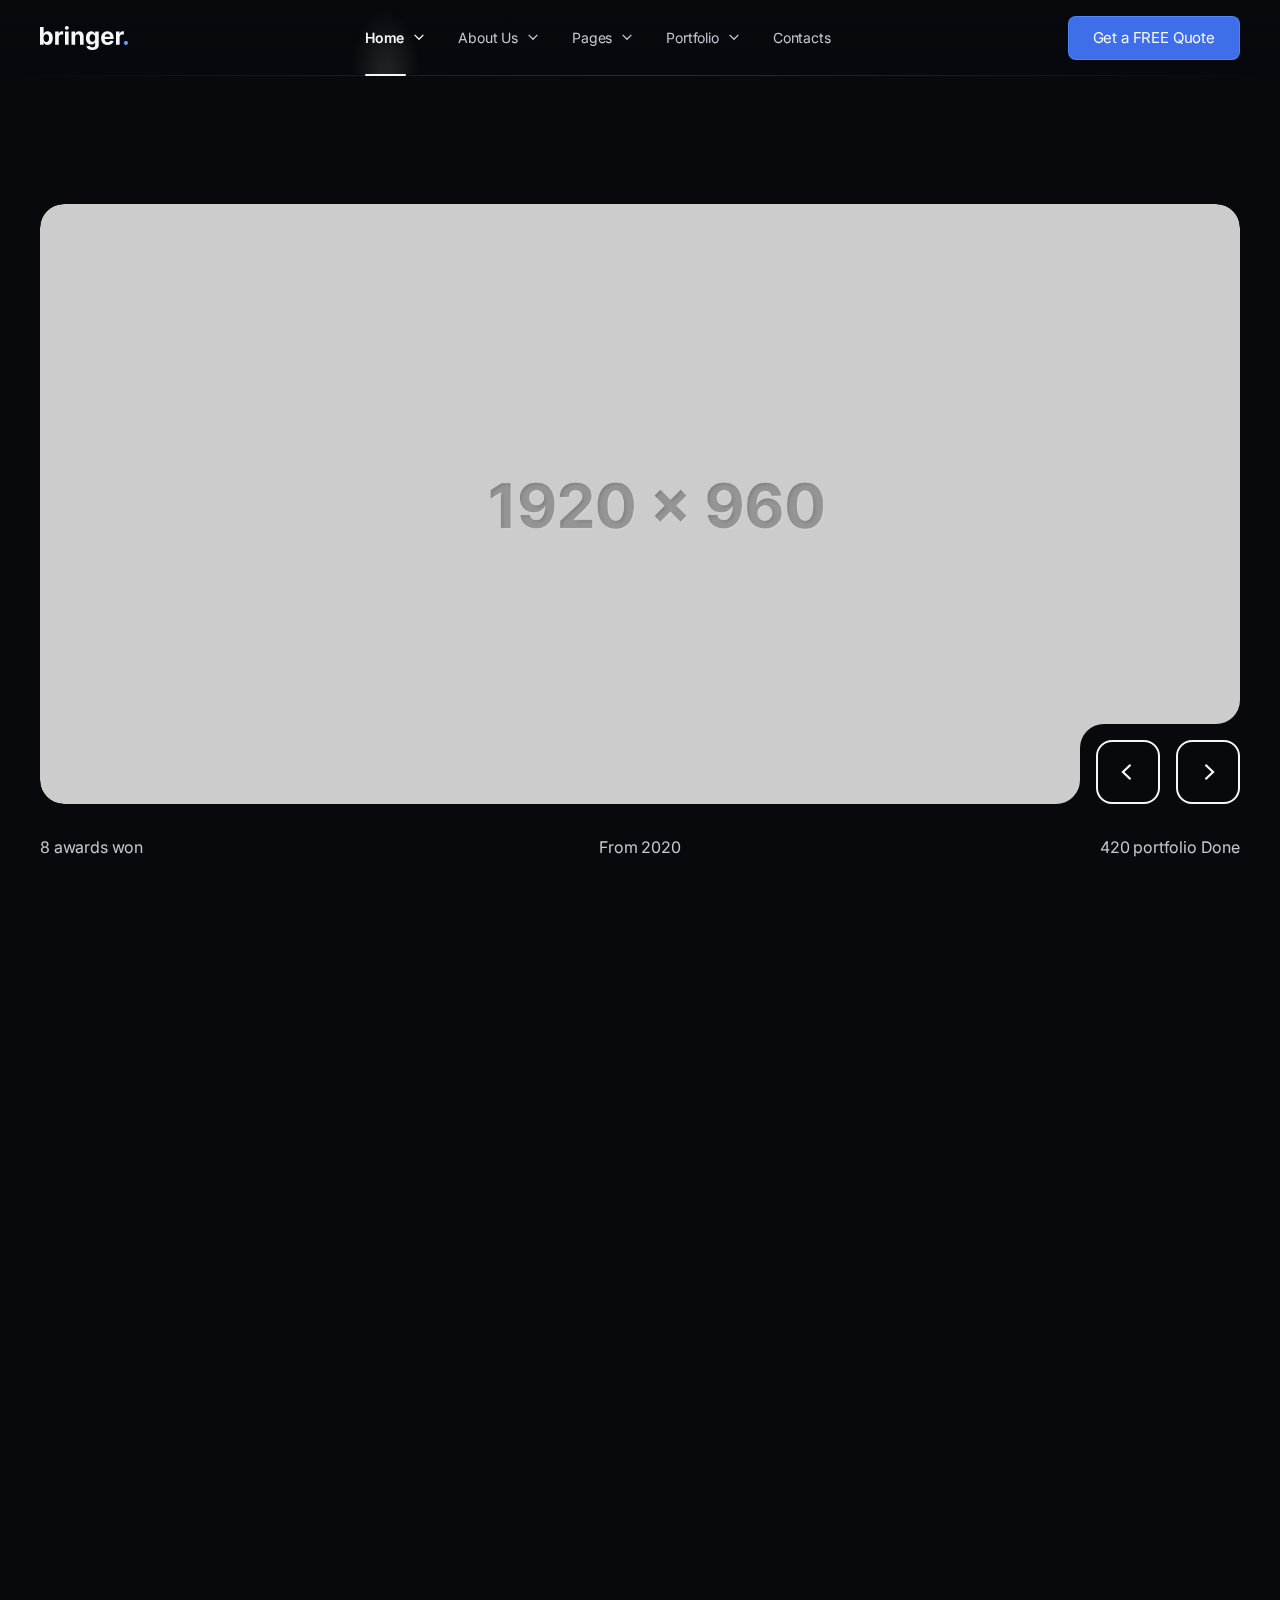
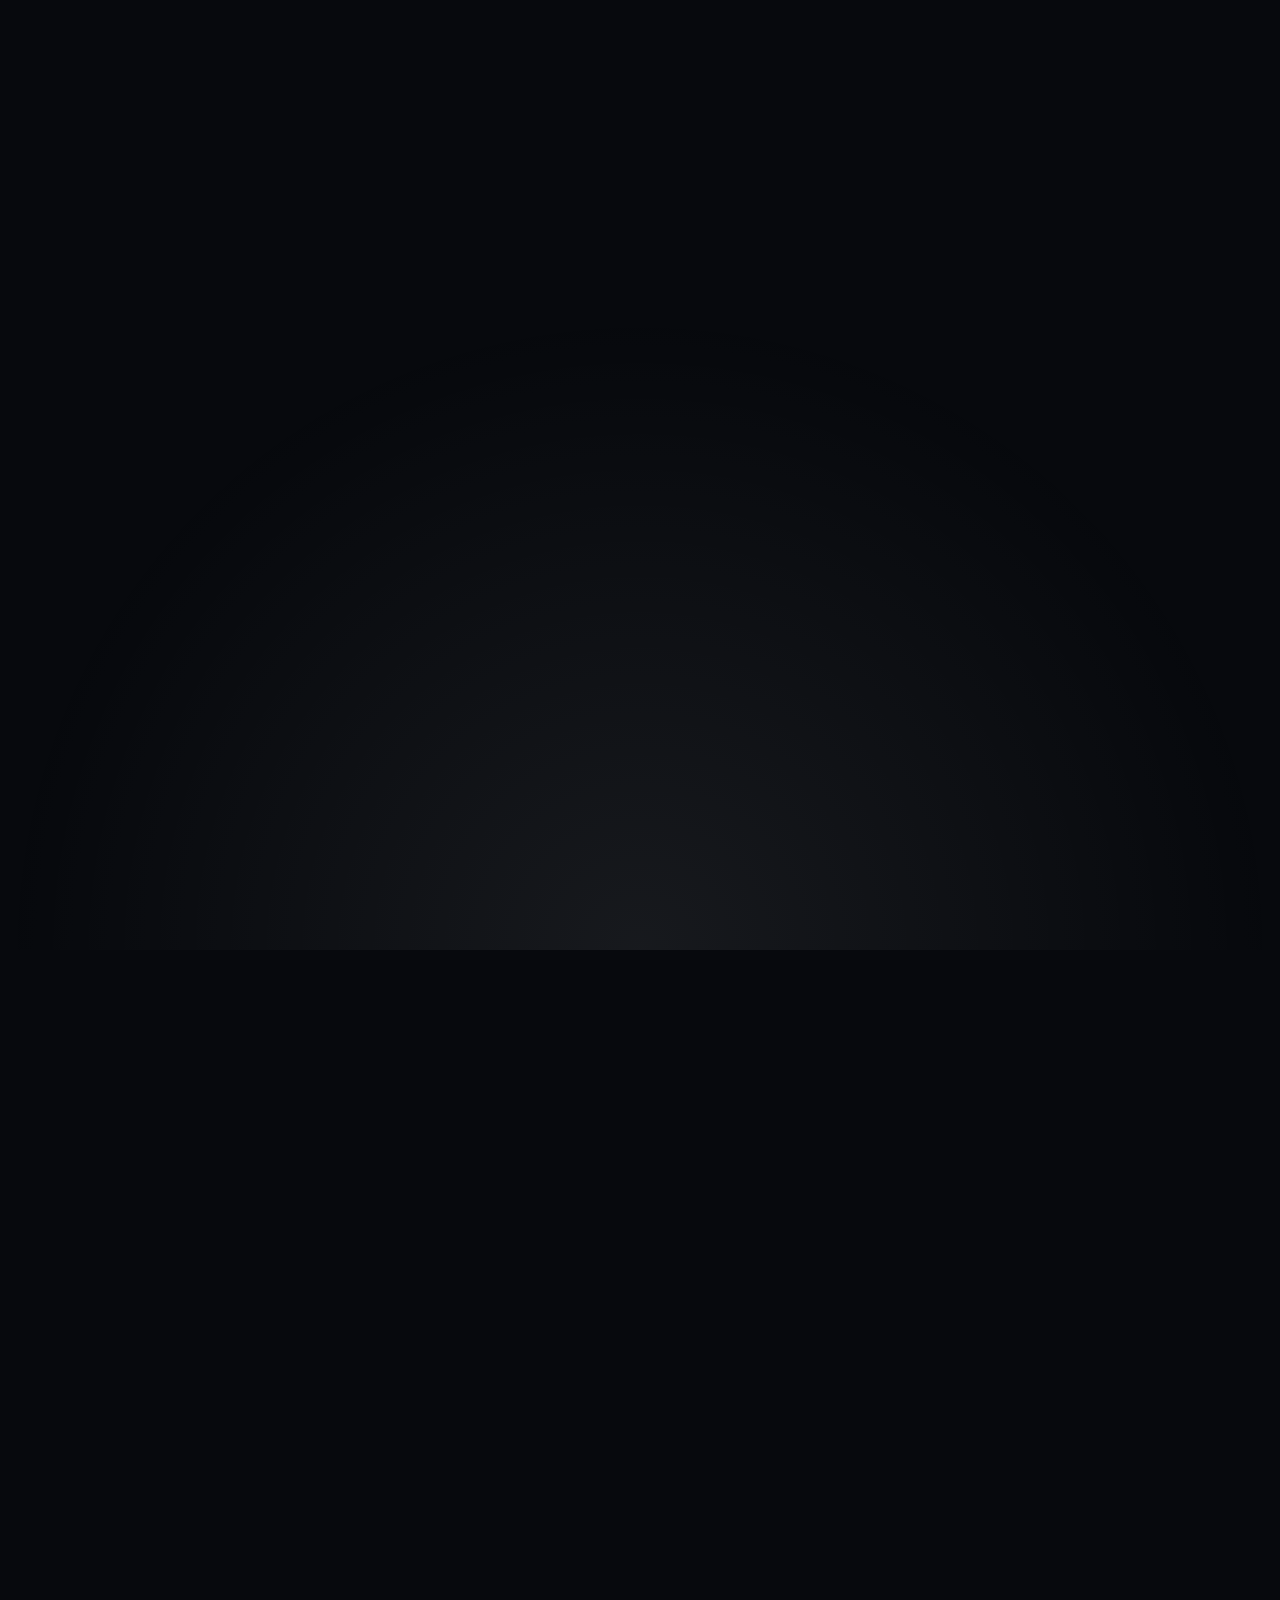
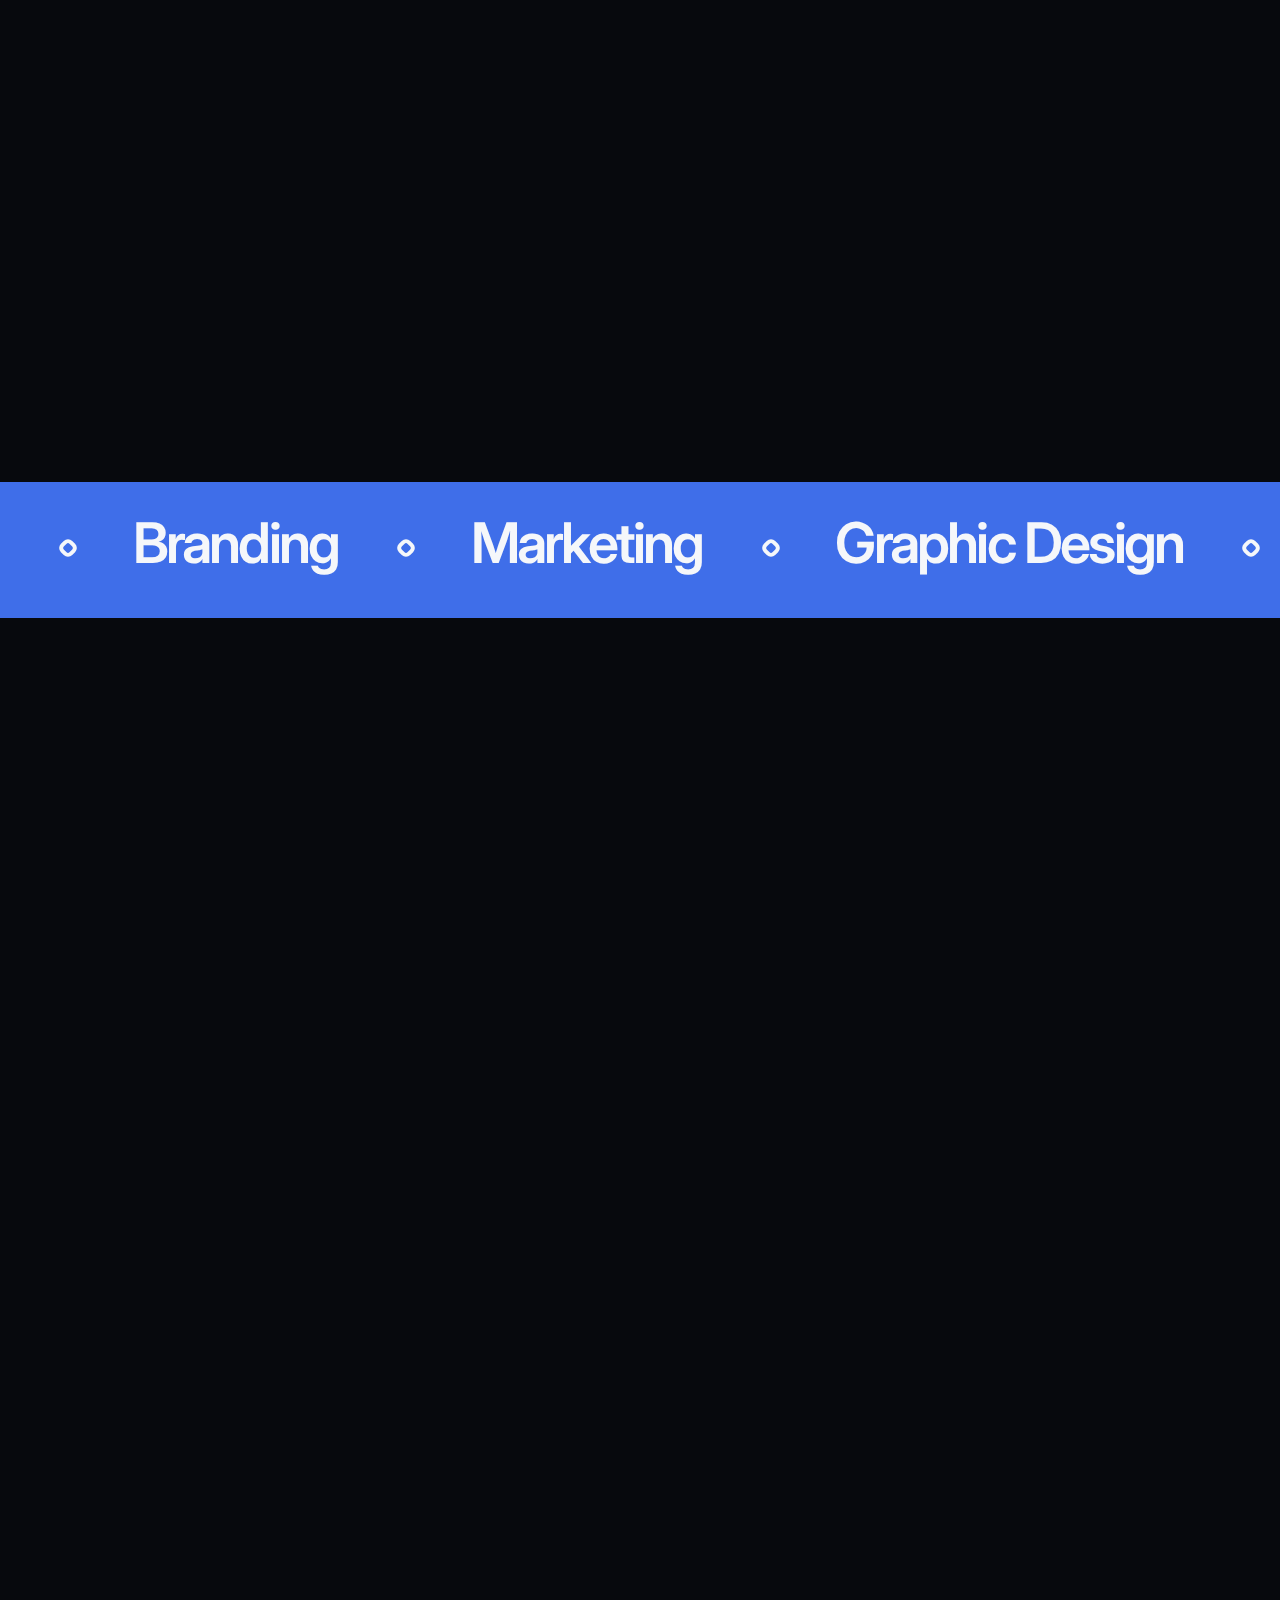
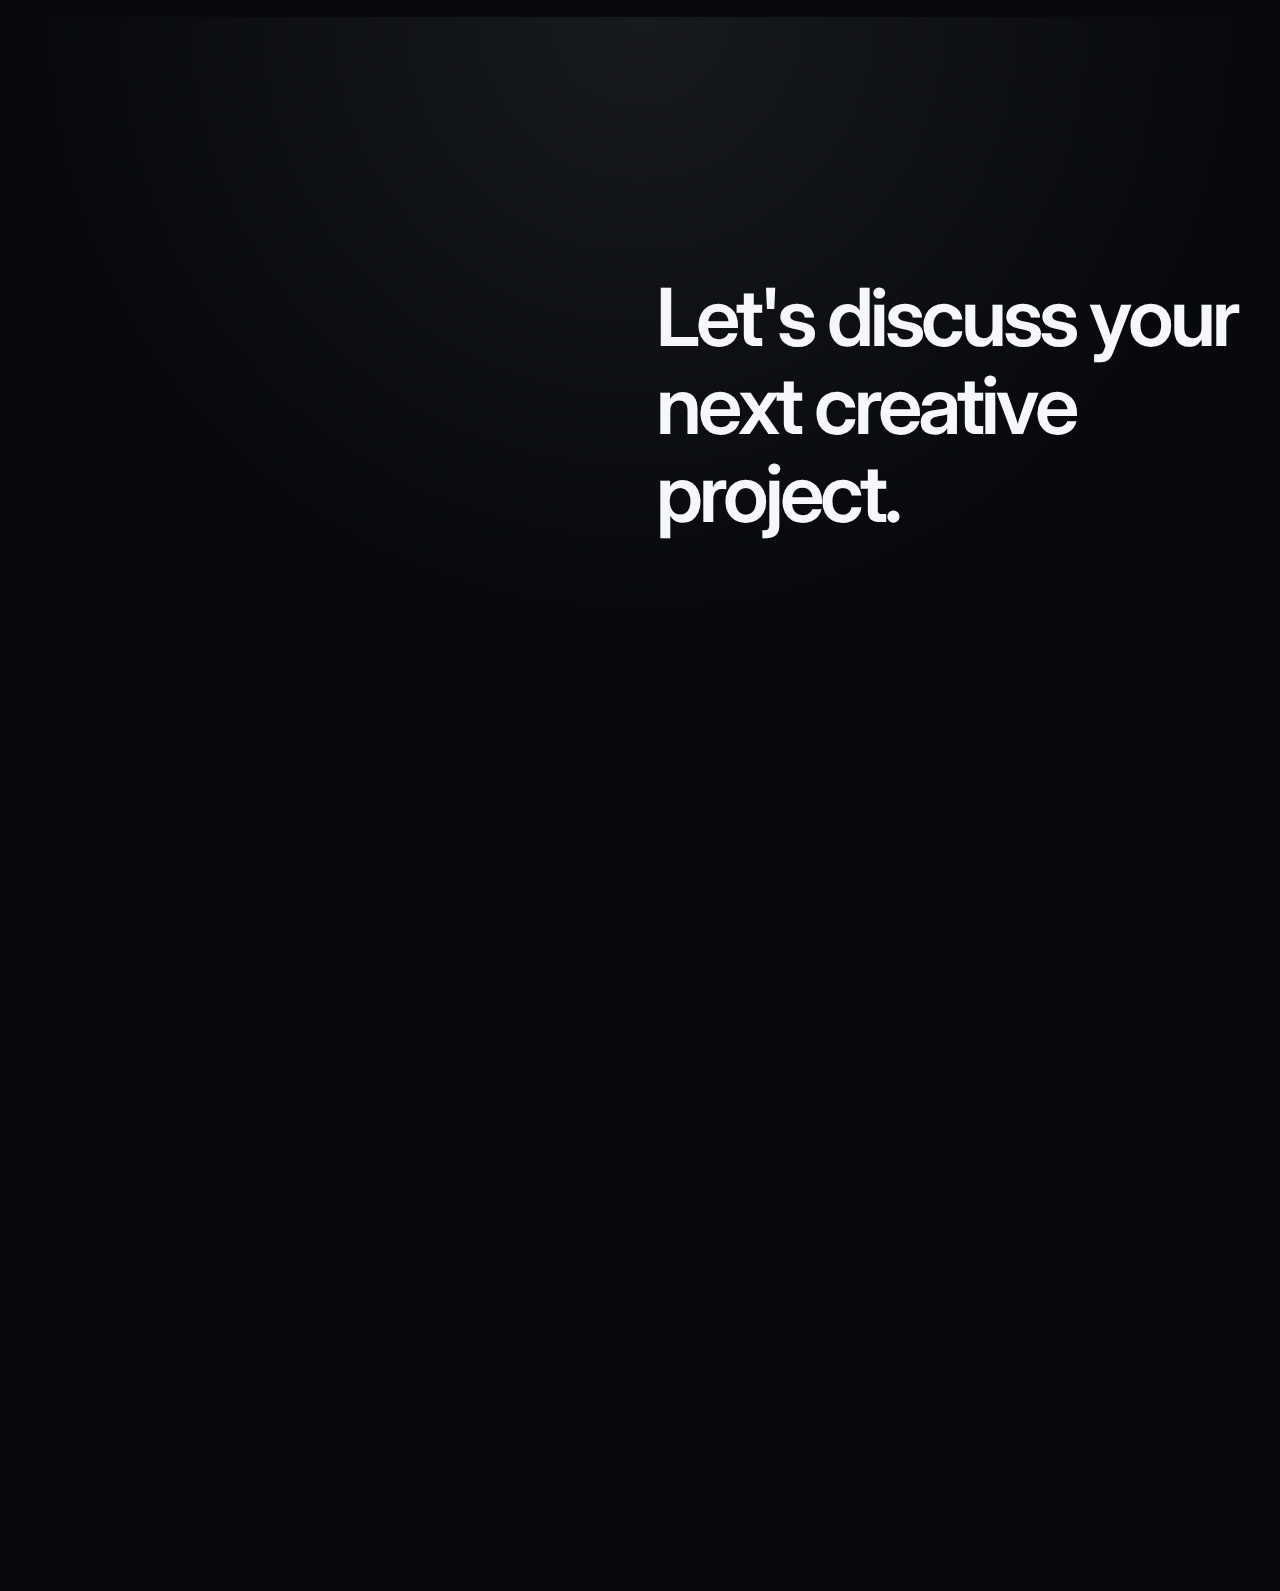
<file: home04.html>
<!DOCTYPE html>
<html lang="en">
<head>
    <meta charset="UTF-8">
    <meta name="viewport" content="width=device-width, initial-scale=1.0">

    <!-- Page Title -->
    <title>Bringer | Digital Agency</title>

    <!-- Google Fonts -->
    <link href="https://fonts.googleapis.com/css2?family=Inter:wght@400;600&amp;display=swap" rel="stylesheet">
    <!-- Config -->
    <link type="text/css" rel="stylesheet" href="css/config.css">
    <!-- Libraries -->
    <link type="text/css" rel="stylesheet" href="css/libs.css">
    <!-- Template Styles -->
    <link type="text/css" rel="stylesheet" href="css/style.css">
    <!-- Responsive -->
    <link type="text/css" rel="stylesheet" href="css/responsive.css">

    <!-- Favicon -->
    <link rel="icon" href="img/favicon.png" sizes="32x32">
</head>
<body>
    <!-- Header -->
    <header id="bringer-header" class="is-frosted is-sticky" data-appear="fade-down" data-unload="fade-up">
        <!-- Desktop Header -->
        <div class="bringer-header-inner">
            <!-- Header Logo -->
            <div class="bringer-header-lp">
                <a href="./" class="bringer-logo">
                    <img src="img/logo.png" alt="bringer." width="88" height="24">
                </a>
            </div>
            <!-- Main Menu -->
            <div class="bringer-header-mp">
                <nav class="bringer-nav">
                    <ul class="main-menu" data-stagger-appear="fade-down" data-stagger-delay="75">
                        <li class="current-menu-parent">
                            <a href="#">Home</a>
                            <ul class="sub-menu">
                                <li>
                                    <a href="index.html">Home 01</a>
                                </li>
                                <li>
                                    <a href="home02.html">Home 02</a>
                                </li>
                                <li>
                                    <a href="home03.html">Home 03</a>
                                </li>
                                <li class="current-menu-item">
                                    <a href="home04.html">Home 04</a>
                                </li>
                                <li>
                                    <a href="home05.html">Home 05</a>
                                </li>
                                <li>
                                    <a href="home06.html">Home 06</a>
                                </li>
                                <li>
                                    <a href="home07.html">Home 07</a>
                                </li>
                                <li>
                                    <a href="home08.html">Home 08</a>
                                </li>
                            </ul>
                        </li>
                        <li>
                            <a href="#">About Us</a>
                            <ul class="sub-menu">
                                <li>
                                    <a href="about-us.html">About Us</a>
                                </li>
                                <li>
                                    <a href="about-me.html">About Me</a>
                                </li>
                                <li>
                                    <a href="team-member.html">Team Member</a>
                                </li>
                            </ul>
                        </li>
                        <li>
                            <a href="#">Pages</a>
                            <ul class="sub-menu">
                                <li>
                                    <a href="services.html">Our Services</a>
                                </li>
                                <li>
                                    <a href="service-details.html">Service Details</a>
                                </li>
                                <li>
                                    <a href="pricing.html">Pricing</a>
                                </li>
                                <li>
                                    <a href="faq.html">F.A.Q.</a>
                                </li>
                                <li>
                                    <a href="testimonials.html">Testimonials</a>
                                </li>
                            </ul>
                        </li>
                        <li>
                            <a href="#">Portfolio</a>
                            <ul class="sub-menu">
                                <li>
                                    <a href="portfolio-infinite-list.html">Infinite List</a>
                                </li>
                                <li>
                                    <a href="portfolio-slider.html">Slider</a>
                                </li>
                                <li>
                                    <a href="portfolio-column.html">Column Cards</a>
                                </li>
                                <li>
                                    <a href="portfolio-grid.html">Classic Grid</a>
                                </li>
                                <li class="bringer-menu-divider"></li>
                                <li>
                                    <a href="portfolio-post01.html">Portfolio Details 01</a>
                                </li>
                                <li>
                                    <a href="portfolio-post02.html">Portfolio Details 02</a>
                                </li>
                                <li>
                                    <a href="portfolio-post03.html">Portfolio Details 03</a>
                                </li>
                            </ul>
                        </li>
                        <li>
                            <a href="contacts.html">Contacts</a>
                        </li>
                    </ul>
                </nav>
            </div>
            <!-- Header Button -->
            <div class="bringer-header-rp">
                <a href="contacts.html" class="bringer-button">Get a FREE Quote</a>
            </div>
        </div>
        <!-- Mobile Header -->
        <div class="bringer-mobile-header-inner">
            <a href="./" class="bringer-logo">
                <img src="img/logo.png" alt="bringer." width="88" height="24">
            </a>
            <a href="#" class="bringer-mobile-menu-toggler">
                <i class="bringer-menu-toggler-icon">
                    <span></span>
                    <span></span>
                    <span></span>
                </i>
            </a>
        </div>
    </header>

    <!-- Page Main -->
    <main id="bringer-main">
        <div class="stg-container">
            <!-- Hero Section -->
            <section data-padding="top">
                <div class="bringer-hero-block bringer-hero-type04" data-unload="fade-up">
                    <!-- Media Slider -->
                    <div class="bringer-hero-media-wrap bringer-masked-block stg-bottom-gap stg-m-bottom-gap-s" data-appear="zoom-out">
                        <div class="swiper bringer-slider bringer-masked-media" data-autoplay="3000" data-duration="1000" data-effect="coverflow">
                            <div class="swiper-wrapper">
                                <!-- Slider Item -->
                                <div class="swiper-slide">
                                    <img src="img/home/home04-hero1.jpg" alt="We are Bringer" width="1200" height="600">
                                </div>
                                <!-- Slider Item -->
                                <div class="swiper-slide">
                                    <img src="img/home/home04-hero2.jpg" alt="We are Bringer" width="1200" height="600">
                                </div>
                                <!-- Slider Item -->
                                <div class="swiper-slide">
                                    <img src="img/home/home04-hero3.jpg" alt="We are Bringer" width="1200" height="600">
                                </div>
                                <!-- Slider Item -->
                                <div class="swiper-slide">
                                    <img src="img/home/home04-hero4.jpg" alt="We are Bringer" width="1200" height="600">
                                </div>
                                <!-- Slider Item -->
                                <div class="swiper-slide">
                                    <img src="img/home/home04-hero5.jpg" alt="We are Bringer" width="1200" height="600">
                                </div>
                            </div>
                        </div><!-- .bringer-slider -->
                        <!-- Masked Navigation -->
                        <div class="bringer-slider-nav bringer-masked-content at-bottom-right">
                            <a href="#" class="bringer-slider-prev">
                                <span class="bringer-icon bringer-icon-chevron-left"></span>
                            </a>
                            <a href="#" class="bringer-slider-next">
                                <span class="bringer-icon bringer-icon-chevron-right"></span>
                            </a>
                        </div>
                    </div><!-- .bringer-hero-media-wrap -->

                    <!-- Info Line -->
                    <div class="bringer-hero-info-line">
                        <div data-appear="fade-up" data-delay="50">8 awards won</div>
                        <div data-appear="fade-up" data-delay="150">From 2020</div>
                        <div data-appear="fade-up" data-delay="250">420 portfolio Done</div>
                    </div><!-- .bringer-hero-info-line -->

                    <!-- Title -->
                    <div class="align-center">
                        <div class="stg-bottom-gap">
                            <h1 class="bringer-page-title is-large" data-appear="fade-up" data-delay="100" data-threshold="0">We are Bringer</h1>
                        </div>
                        <p class="bringer-large-text" data-appear="fade-up" data-delay="200" data-threshold="0">We help creative agencies, designers, and other creative people showcase their work and connect with clients.</p>
                    </div>
                </div><!-- .bringer-hero-block -->
            </section>

            <!-- Section: About -->
            <section class="backlight-bottom">
                <div class="stg-row stg-large-gap stg-valign-middle stg-bottom-gap-l stg-tp-bottom-gap-xl stg-tp-column-reverse stg-m-bottom-gap-l stg-m-normal-gap">
                    <div class="stg-col-6" data-appear="fade-right" data-unload="fade-left">
                        <h3>Welcome to Bringer, where creativity meets expertise.</h3>
                        <p class="bringer-large-text">We help creative agencies, designers, and other creative people to connect with potential clients.</p>
                        <p>We are a team of passionate and experienced designers, developers, and marketers who specialize in helping businesses of all sizes achieve their goals. We believe that creativity is the key to success, and we are committed to helping our clients unleash their full potential.</p>
                        <p>We believe in the power of creativity. We help creative professionals create a strong online presence that showcases their work and tells their story.</p>
                    </div>
                    <div class="stg-col-6 stg-tp-bottom-gap-l stg-m-bottom-gap" data-appear="fade-left" data-unload="fade-right">
                        <div class="bringer-parallax-media">
                            <img class="bringer-lazy" src="img/null.png" data-src="img/home/about02.jpg" alt="About Us" width="960" height="960">
                        </div>
                    </div>
                </div><!-- .stg-row -->
                
                <div class="stg-row stg-large-gap stg-valign-middle stg-m-normal-gap">
                    <div class="stg-col-6 stg-tp-bottom-gap-l stg-m-bottom-gap" data-appear="fade-right" data-delay="50" data-unload="fade-left">
                        <div class="bringer-parallax-media">
                            <img class="bringer-lazy" src="img/null.png" data-src="img/home/about03.jpg" alt="We are Bringer" width="960" height="960">
                        </div>
                    </div>
                    <div class="stg-col-6" data-appear="fade-left" data-delay="50" data-unload="fade-right">
                        <h3>We are a passionate team of designers and developers.</h3>
                        <p class="bringer-large-text">We are a passionate team of designers and developers who believe in the power of creativity.</p>
                        <p>We are a team of passionate and experienced designers, developers, and marketers who specialize in helping businesses of all sizes achieve their goals. We believe that creativity is the key to success, and we are committed to helping our clients unleash their full potential.</p>
                        <div class="align-right">
                            <a href="about-us.html" class="bringer-arrow-link">Learn More About Us</a>
                        </div>
                    </div>
                </div><!-- .stg-row -->
            </section>

            <!-- Section: Team -->
            <section>
                <!-- Section Title -->
                <div class="stg-row bringer-section-title">
                    <div class="stg-col-8 stg-offset-2 stg-tp-col-10 stg-tp-offset-1">
                        <div class="align-center" data-stagger-appear="fade-up" data-stagger-unload="fade-up" data-stagger-delay="100">
                            <h2>Meet the Team</h2>
                            <p class="bringer-large-text">We are a team of passionate and experienced designers, developers, and marketers who specialize in helping businesses achieve their goals.</p>
                        </div>
                    </div>
                </div>
                <!-- Team Carousel -->
                <div class="swiper bringer-carousel" data-appear="fade-up" data-delay="200" data-tp-centered="0" data-unload="fade-up">
                    <div class="swiper-wrapper">
                        <!-- Carousel Item -->
                        <div class="bringer-block bringer-carousel-card swiper-slide">
                            <div class="bringer-carousel-card-image">
                                <img class="bringer-lazy" src="img/null.png" data-src="img/team/team01-thmb.jpg" alt="Elizabeth Riley" width="600" height="900">
                            </div>
                            <div class="bringer-carousel-card-footer">
                                <div class="bringer-carousel-card-title">
                                    <span class="bringer-meta">CEO, Founder</span>
                                    <h6>Elizabeth Riley</h6>
                                </div>
                                <span class="bringer-icon bringer-icon-explore"></span>
                            </div>
                            <a href="team-member.html"></a>
                        </div><!-- .bringer-carousel-card -->
                        <!-- Carousel Item -->
                        <div class="bringer-block bringer-carousel-card swiper-slide">
                            <div class="bringer-carousel-card-image">
                                <img class="bringer-lazy" src="img/null.png" data-src="img/team/team02-thmb.jpg" alt="John Belrose" width="600" height="900">
                            </div>
                            <div class="bringer-carousel-card-footer">
                                <div class="bringer-carousel-card-title">
                                    <span class="bringer-meta">Concept Artist</span>
                                    <h6>John Belrose</h6>
                                </div>
                                <span class="bringer-icon bringer-icon-explore"></span>
                            </div>
                            <a href="team-member.html"></a>
                        </div><!-- .bringer-carousel-card -->
                        <!-- Carousel Item -->
                        <div class="bringer-block bringer-carousel-card swiper-slide">
                            <div class="bringer-carousel-card-image">
                                <img class="bringer-lazy" src="img/null.png" data-src="img/team/team03-thmb.jpg" alt="Sonya Altena" width="600" height="900">
                            </div>
                            <div class="bringer-carousel-card-footer">
                                <div class="bringer-carousel-card-title">
                                    <span class="bringer-meta">Client Manager</span>
                                    <h6>Sonya Altena</h6>
                                </div>
                                <span class="bringer-icon bringer-icon-explore"></span>
                            </div>
                            <a href="team-member.html"></a>
                        </div><!-- .bringer-carousel-card -->
                        <!-- Carousel Item -->
                        <div class="bringer-block bringer-carousel-card swiper-slide">
                            <div class="bringer-carousel-card-image">
                                <img class="bringer-lazy" src="img/null.png" data-src="img/team/team04-thmb.jpg" alt="Nikolas Rome" width="600" height="900">
                            </div>
                            <div class="bringer-carousel-card-footer">
                                <div class="bringer-carousel-card-title">
                                    <span class="bringer-meta">Developer</span>
                                    <h6>Nikolas Rome</h6>
                                </div>
                                <span class="bringer-icon bringer-icon-explore"></span>
                            </div>
                            <a href="team-member.html"></a>
                        </div><!-- .bringer-carousel-card -->
                        <!-- Carousel Item -->
                        <div class="bringer-block bringer-carousel-card swiper-slide">
                            <div class="bringer-carousel-card-image">
                                <img class="bringer-lazy" src="img/null.png" data-src="img/team/team05-thmb.jpg" alt="Candy Tittensor" width="600" height="900">
                            </div>
                            <div class="bringer-carousel-card-footer">
                                <div class="bringer-carousel-card-title">
                                    <span class="bringer-meta">Design Artist</span>
                                    <h6>Candy Tittensor</h6>
                                </div>
                                <span class="bringer-icon bringer-icon-explore"></span>
                            </div>
                            <a href="team-member.html"></a>
                        </div><!-- .bringer-carousel-card -->
                    </div>
                    <!-- Pagination -->
                    <div class="swiper-pagination bringer-dots"></div>
                </div><!-- .bringer-carousel -->
            </section>

            <!-- Section: Marquee -->
            <section class="is-fullwidth is-stretched" data-padding="none">
                <div class="bringer-marquee" data-speed="5000">
                    <div class="bringer-marquee-inner">
                        <ul class="bringer-marquee-list">
                            <li>
                                <h2>Branding</h2>
                            </li>
                            <li>
                                <h2>Marketing</h2>
                            </li> 
                            <li>
                                <h2>Graphic Design</h2>
                            </li>
                            <li>
                                <h2>Web Design</h2>
                            </li>
                            <li>
                                <h2>UX/UI</h2>
                            </li>
                        </ul>
                    </div><!-- .bringer-marquee-inner -->
                </div><!-- .bringer-marquee -->
            </section>

            <!-- Section: Services -->
            <section>
                <!-- Section Title -->
                <div class="stg-row bringer-section-title">
                    <div class="stg-col-8 stg-offset-2">
                        <div class="align-center">
                            <h2 data-appear="fade-up" data-unload="fade-up">Our Services</h2>
                            <p class="bringer-large-text is-short" data-appear="fade-up" data-unload="fade-up" data-delay="100">We offer a wide range of creative services to help businesses of all sizes achieve their goals.</p>
                        </div>
                    </div>
                </div>
                <!-- Section Content -->
                <div class="stg-row stg-valign-middle stg-large-gap">
                    <div class="stg-col-4 bringer-tp-grid-2cols bringer-m-grid-1col">
                        <!-- Icon Box -->
                        <div class="bringer-image-box" data-appear="fade-right" data-unload="fade-left">
                            <div class="bringer-image-box-head">
                                <img src="img/home/service01-thmb.jpg" alt="Branding">
                                <h5>Branding<span class="bringer-accent">.</span></h5>
                            </div>
                            <div class="bringer-image-box-content">
                                <p>We weave visual stories and craft strategic messaging that resonate at heartstrings, build unwavering trust, and turn customers into fervent brand champions.</p>
                            </div>
                        </div><!-- .bringer-image-box -->
                        <!-- Icon Box -->
                        <div class="bringer-image-box stg-m-bottom-gap-l" data-appear="fade-right" data-unload="fade-left" data-delay="100">
                            <div class="bringer-image-box-head">
                                <img src="img/home/service02-thmb.jpg" alt="Marketing">
                                <h5>Marketing<span class="bringer-accent">.</span></h5>
                            </div>
                            <div class="bringer-image-box-content">
                                <p>We design data-driven campaigns that crackle with energy, ignite engagement like wildfire, and turn clicks into conversions. We're the storm that propels your brand ever-higher.</p>
                            </div>
                        </div><!-- .bringer-image-box -->
                    </div>
                    <div class="stg-col-4 stg-tp-col-8 stg-tp-offset-2 stg-tp-bottom-gap-l" data-appear="zoom-out" data-unload="zoom-out" data-delay="150">
                        <div class="bringer-parallax-media">
                            <img class="bringer-lazy" src="img/null.png" data-src="img/home/services.jpg" alt="Our Services" width="800" height="1200">
                        </div>
                    </div>
                    <div class="stg-col-4 bringer-tp-grid-2cols bringer-m-grid-1col">
                        <!-- Icon Box -->
                        <div class="bringer-image-box" data-appear="fade-left" data-unload="fade-right">
                            <div class="bringer-image-box-head">
                                <img src="img/home/service03-thmb.jpg" alt="Web Design">
                                <h5>Web Design<span class="bringer-accent">.</span></h5>
                            </div>
                            <div class="bringer-image-box-content">
                                <p>We sculpt user-friendly websites that convert visitors into loyal devotees.s with intuitive navigation and flawless experiences for every screen. We craft that digital haven.</p>
                            </div>
                        </div><!-- .bringer-image-box -->
                        <!-- Icon Box -->
                        <div class="bringer-image-box" data-appear="fade-left" data-unload="fade-right" data-delay="100">
                            <div class="bringer-image-box-head">
                                <img src="img/home/service04-thmb.jpg" alt="Graphic Design">
                                <h5>Graphic Design<span class="bringer-accent">.</span></h5>
                            </div>
                            <div class="bringer-image-box-content">
                                <p>We craft visual masterpieces that sing your brand's story in vibrant colors and captivating shapes. From logos that lodge in minds to infographics that make complex ideas sing.</p>
                            </div>
                        </div><!-- .bringer-image-box -->
                    </div>
                </div>
            </section>

            <!-- Section: CTA Form -->
            <section class="backlight-top is-fullwidth">
                <div class="stg-row stg-valign-middle stg-cta-with-image stg-tp-column-reverse">
                    <div class="stg-col-5" data-unload="fade-left">
                        <div class="bringer-offset-image" data-bg-src="img/cta/contact-section-bg.jpg" data-appear="fade-up" data-threshold="0.25"></div>
                        <form action="mail.php" method="post" class="bringer-contact-form bringer-block" data-fill-error="Please, fill out the contact form." data-appear="fade-right" data-threshold="0.25">
                            <div class="bringer-form-content">
                                <!-- Field: Name -->
                                <label for="name">Your Name</label>
                                <input type="text" id="name" name="name" placeholder="Your Name" required>
                                <!-- Field: Email -->
                                <label for="email">Your Email</label>
                                <input type="email" id="email" name="email" placeholder="email@example.com" required>    
                                <!-- Field: Message -->
                                <label for="message">Your Message</label>
                                <textarea id="message" name="message" placeholder="Your Message" required></textarea>
                                <!-- Form Button -->
                                <button type="submit" value="Send Message">Get a FREE Quote</button>
                                <div class="bringer-contact-form__response"></div>
                            </div>
                            <span class="bringer-form-spinner"></span>
                        </form>
                    </div>
                    <div class="stg-col-6 stg-offset-1" data-unload="fade-right">
                        <div class="bringer-cta-form-content">
                            <div class="bringer-cta-form-title" data-split-appear="fade-up" data-split-delay="100" data-split-by="line">
                                Let's discuss your next creative project.
                            </div>
                            <div class="bringer-cta-text">
                                <div class="stg-row stg-valign-middle">
                                    <div class="stg-col-2 stg-offset-2 stg-tp-col-1 stg-tp-offset-3 stg-m-col-1 stg-m-offset-2" data-appear="fade-right">
                                        <i class="bringer-cta-icon"></i>
                                    </div>
                                    <div class="stg-col-8 stg-tp-col-7 stg-m-col-8 stg-m-offset-1" data-appear="fade-left">
                                        <p class="bringer-large-text">We help creative agencies, designers, and other creative people showcase their perfect work.</p>
                                    </div>
                                </div>
                            </div>
                            <div class="bringer-cta-counters bringer-grid-3cols bringer-m-grid-3cols" data-stagger-appear="fade-up" data-stagger-delay="100">
                                <!-- Counter Item -->
                                <div class="bringer-counter bringer-small-counter" data-delay="3000">
                                    <div class="bringer-counter-number">420</div>
                                    <div class="bringer-counter-label">Projects Done</div>
                                </div><!-- .bringer-counter -->
                                <!-- Counter Item -->
                                <div class="bringer-counter bringer-small-counter" data-delay="3000">
                                    <div class="bringer-counter-number" data-suffix="K+">8</div>
                                    <div class="bringer-counter-label">Happy Clients</div>
                                </div><!-- .bringer-counter -->
                                <!-- Counter Item -->
                                <div class="bringer-counter bringer-small-counter" data-delay="3000">
                                    <div class="bringer-counter-number" data-suffix="+">12</div>
                                    <div class="bringer-counter-label">Years in Work</div>
                                </div><!-- .bringer-counter -->
                            </div>
                        </div>
                    </div>
                </div>
            </section>

        </div><!-- .stg-container -->

        <!-- Footer -->
        <footer id="bringer-footer" data-appear="fade-up" data-unload="fade-down">
            <!-- Footer Widgets Area -->
            <div class="bringer-footer-widgets">
                <div class="stg-container">
                    <div class="stg-row" data-stagger-appear="fade-left" data-stagger-delay="100">
                        <div class="stg-col-5 stg-tp-col-12 stg-tp-bottom-gap-l">
                            <div class="bringer-info-widget">
                                <a href="./" class="bringer-logo footer-logo">
                                    <img src="img/logo.png" alt="bringer." width="88" height="24">
                                </a>
                                <div class="bringer-info-description">We are a passionate team of developers and designers who believe in the power of creativity. We help creative people create a strong online presence that shows their work and tells a story.</div>
                                <span class="bringer-label">Follow us:</span>
                                <ul class="bringer-socials-list" data-stagger-appear="fade-up" data-stagger-delay="75">
                                    <li>
                                        <a href="#" target="_blank" class="bringer-socials-facebook">
                                            <i></i>
                                        </a>
                                    </li>
                                    <li>
                                        <a href="#" target="_blank" class="bringer-socials-instagram">
                                            <i></i>
                                        </a>
                                    </li>
                                    <li>
                                        <a href="#" target="_blank" class="bringer-socials-x">
                                            <i></i>
                                        </a>
                                    </li>
                                    <li>
                                        <a href="#" target="_blank" class="bringer-socials-tiktok">
                                            <i></i>
                                        </a>
                                    </li>
                                    <li>
                                        <a href="#" target="_blank" class="bringer-socials-patreon">
                                            <i></i>
                                        </a>
                                    </li>
                                </ul>
                            </div>
                        </div>
                        <div class="stg-col-2 stg-offset-1 stg-tp-col-4 stg-m-col-4">
                            <div class="bringer-widget">
                                <h6>Services</h6>
                                <div class="bringer-menu-widget">
                                    <ul>
                                        <li><a href="service-details.html">Branding</a></li>
                                        <li><a href="service-details.html">Marketing</a></li>
                                        <li><a href="service-details.html">Graphic Design</a></li>
                                        <li><a href="service-details.html">Web Design</a></li>
                                        <li><a href="service-details.html">Content Creation</a></li>
                                    </ul>
                                </div>
                            </div><!-- .bringer-widget -->
                        </div>
                        <div class="stg-col-2 stg-tp-col-4 stg-m-col-4">
                            <div class="bringer-widget">
                                <h6>About Us</h6>
                                <div class="bringer-menu-widget">
                                    <ul>
                                        <li><a href="about-us.html">About Us</a></li>
                                        <li><a href="about-me.html">About Me</a></li>
                                        <li><a href="team-member.html">Our Team</a></li>
                                        <li><a href="testimonials.html">Testimonials</a></li>
                                        <li><a href="contacts.html">Get in Touch</a></li>
                                    </ul>
                                </div>
                            </div><!-- .bringer-widget -->
                        </div>
                        <div class="stg-col-2 stg-tp-col-4 stg-m-col-4">
                            <div class="bringer-widget">
                                <h6>Resources</h6>
                                <div class="bringer-menu-widget">
                                    <ul>
                                        <li><a href="pricing.html">Pricing</a></li>
                                        <li><a href="faq.html">Help Center</a></li>
                                        <li><a href="services.html">Our Services</a></li>
                                        <li><a href="#">Terms of Use</a></li>
                                        <li><a href="#">Privacy Policy</a></li>
                                    </ul>
                                </div>
                            </div><!-- .bringer-widget -->
                        </div>
                    </div><!-- .stg-row -->
                </div><!-- .stg-container -->
            </div><!-- .bringer-footer-widgets -->

            <!-- Footer Copyright Line -->
            <div class="bringer-footer-line stg-container">
                <div class="align-center">
                    Copyright &copy; 2024. All Rights Reserved.
                </div>
            </div><!-- bringer-footer-line -->
        </footer>
	</main>

    <!-- Right Click Protection Block -->
    <div class="bringer-rcp-wrap">
        <div class="bringer-rcp-overlay"></div>
        <div class="bringer-rcp-container">
            <h2>The context menu is not allowed on this page.</h2>
        </div>
    </div>

    <!-- Dynamic Backlight -->
    <div class="bringer-backlight"></div>

    <!-- JS Scripts -->
    <script src="js/lib/jquery.min.js"></script>
    <script src="js/lib/libs.js"></script>
    <script src="js/contact_form.js"></script>
    <script src="js/st-core.js"></script>
    <script src="js/classes.js"></script>
    <script src="js/main.js"></script>
</body>
</html>
</file>
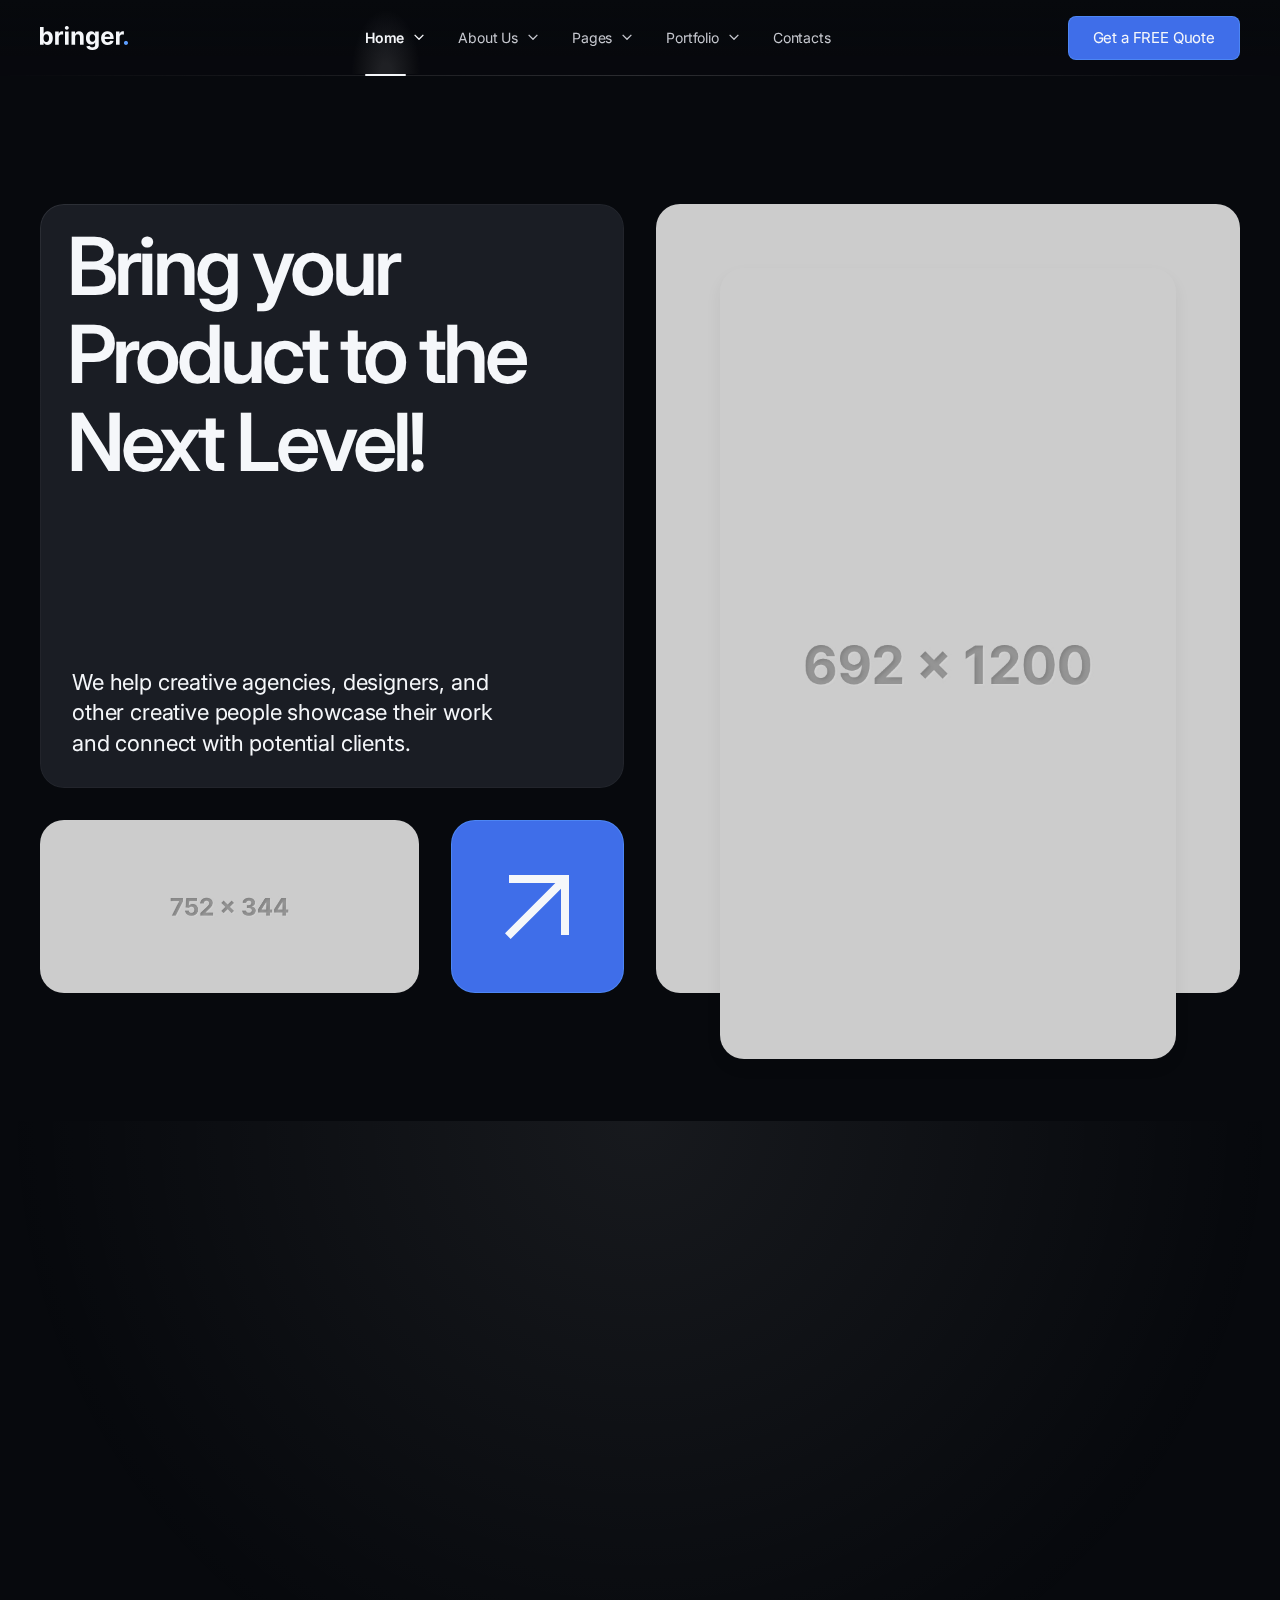
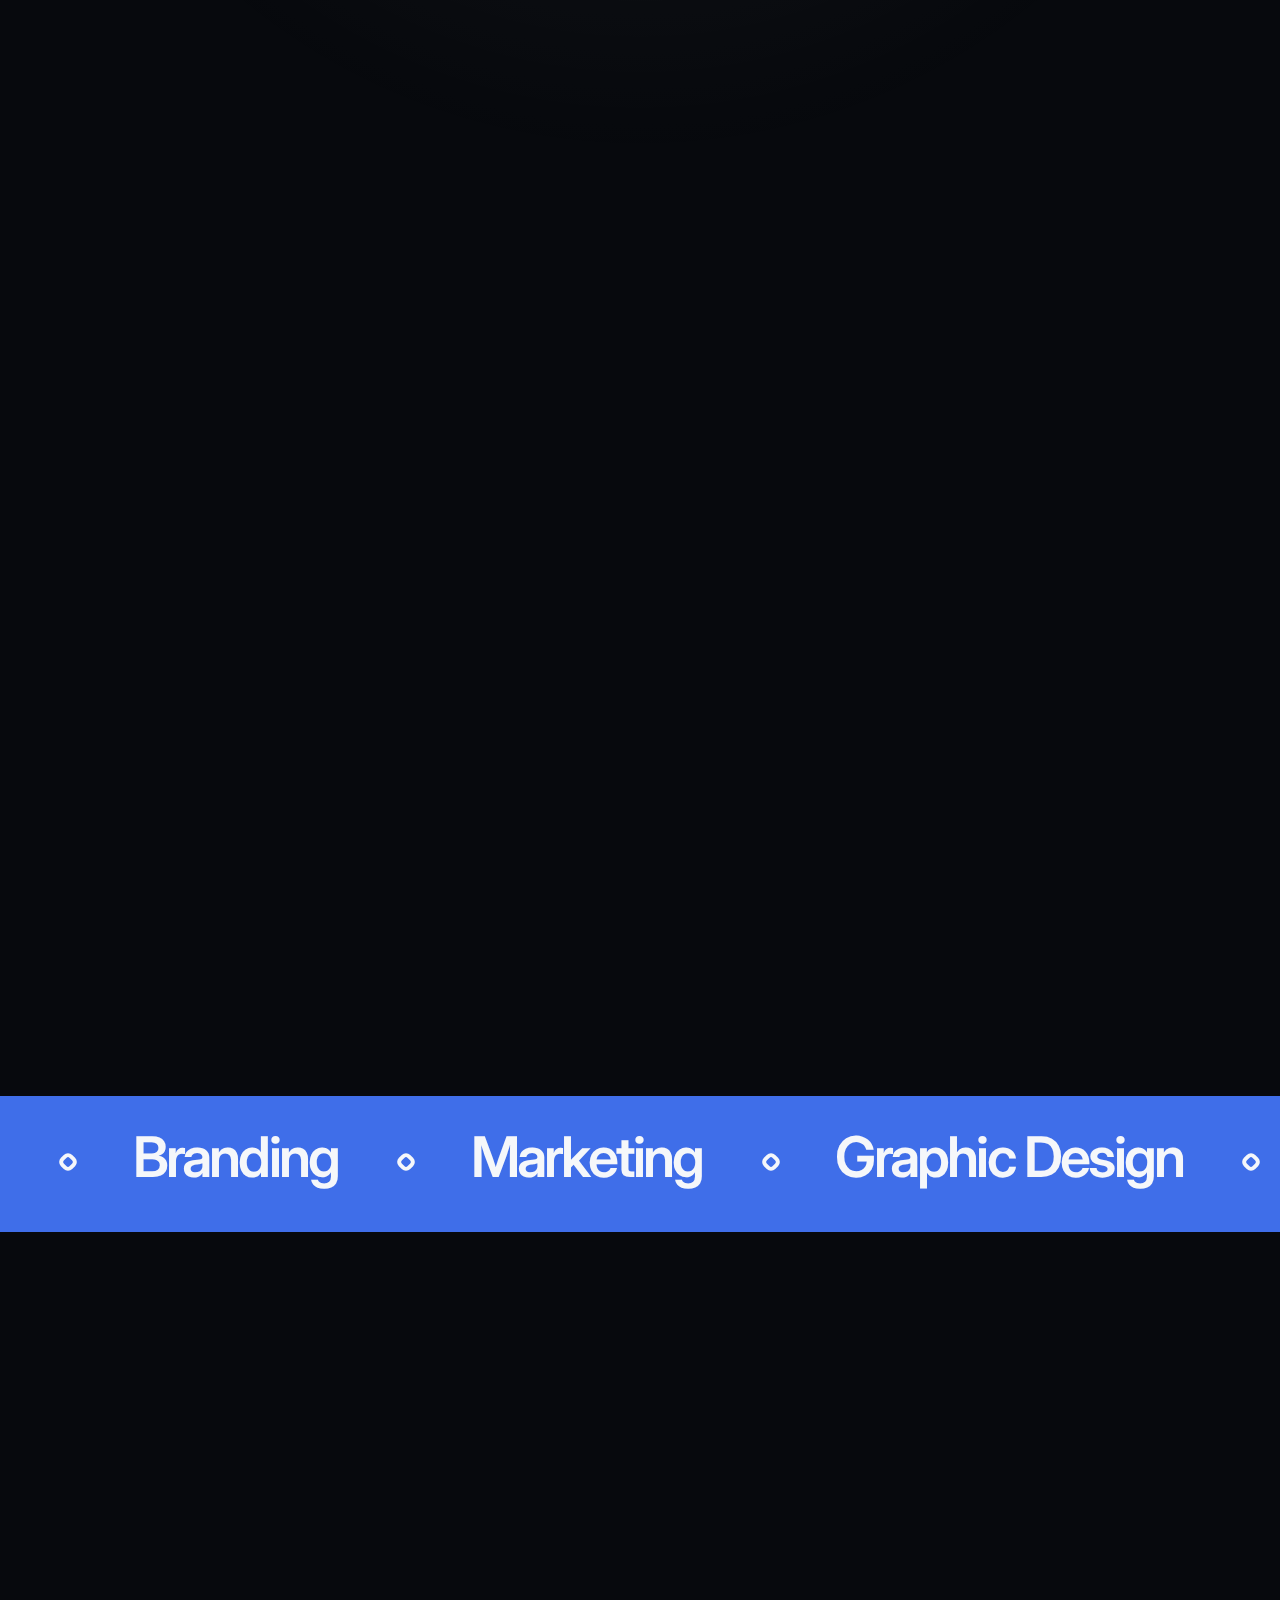
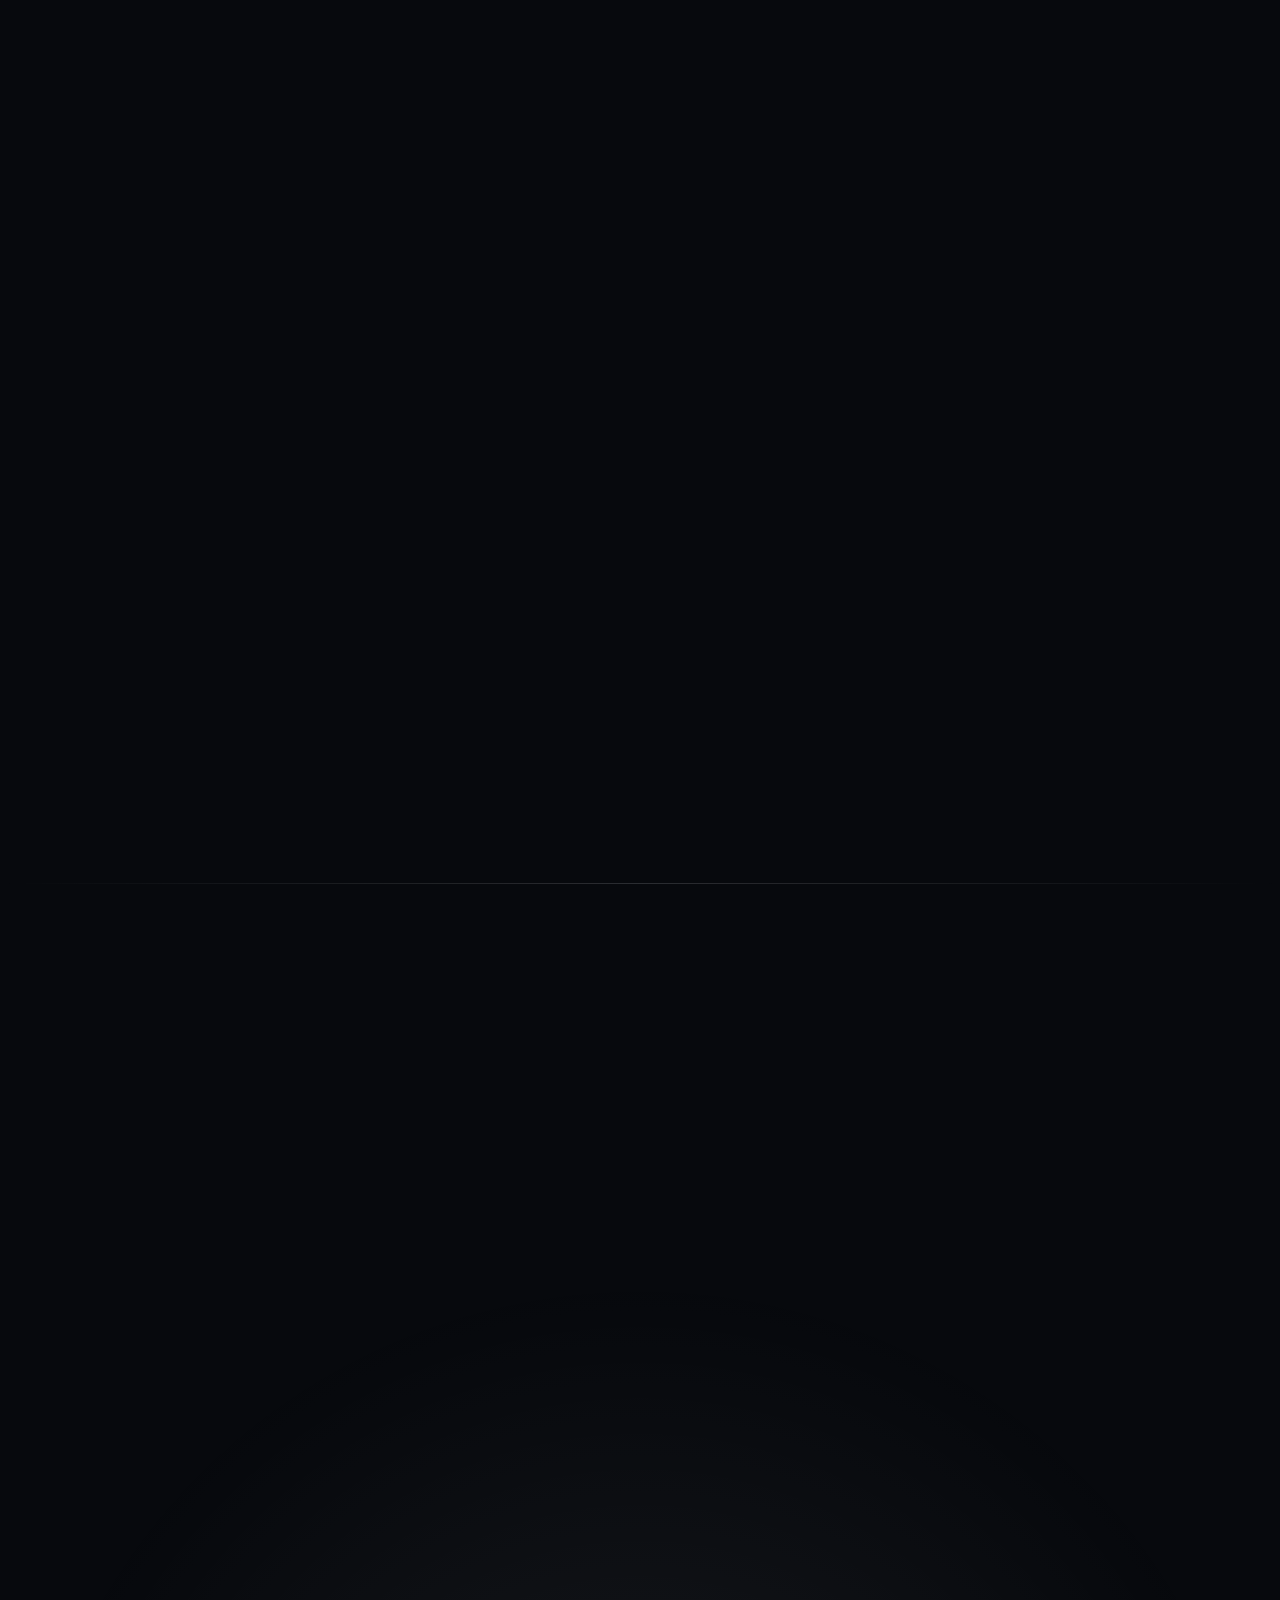
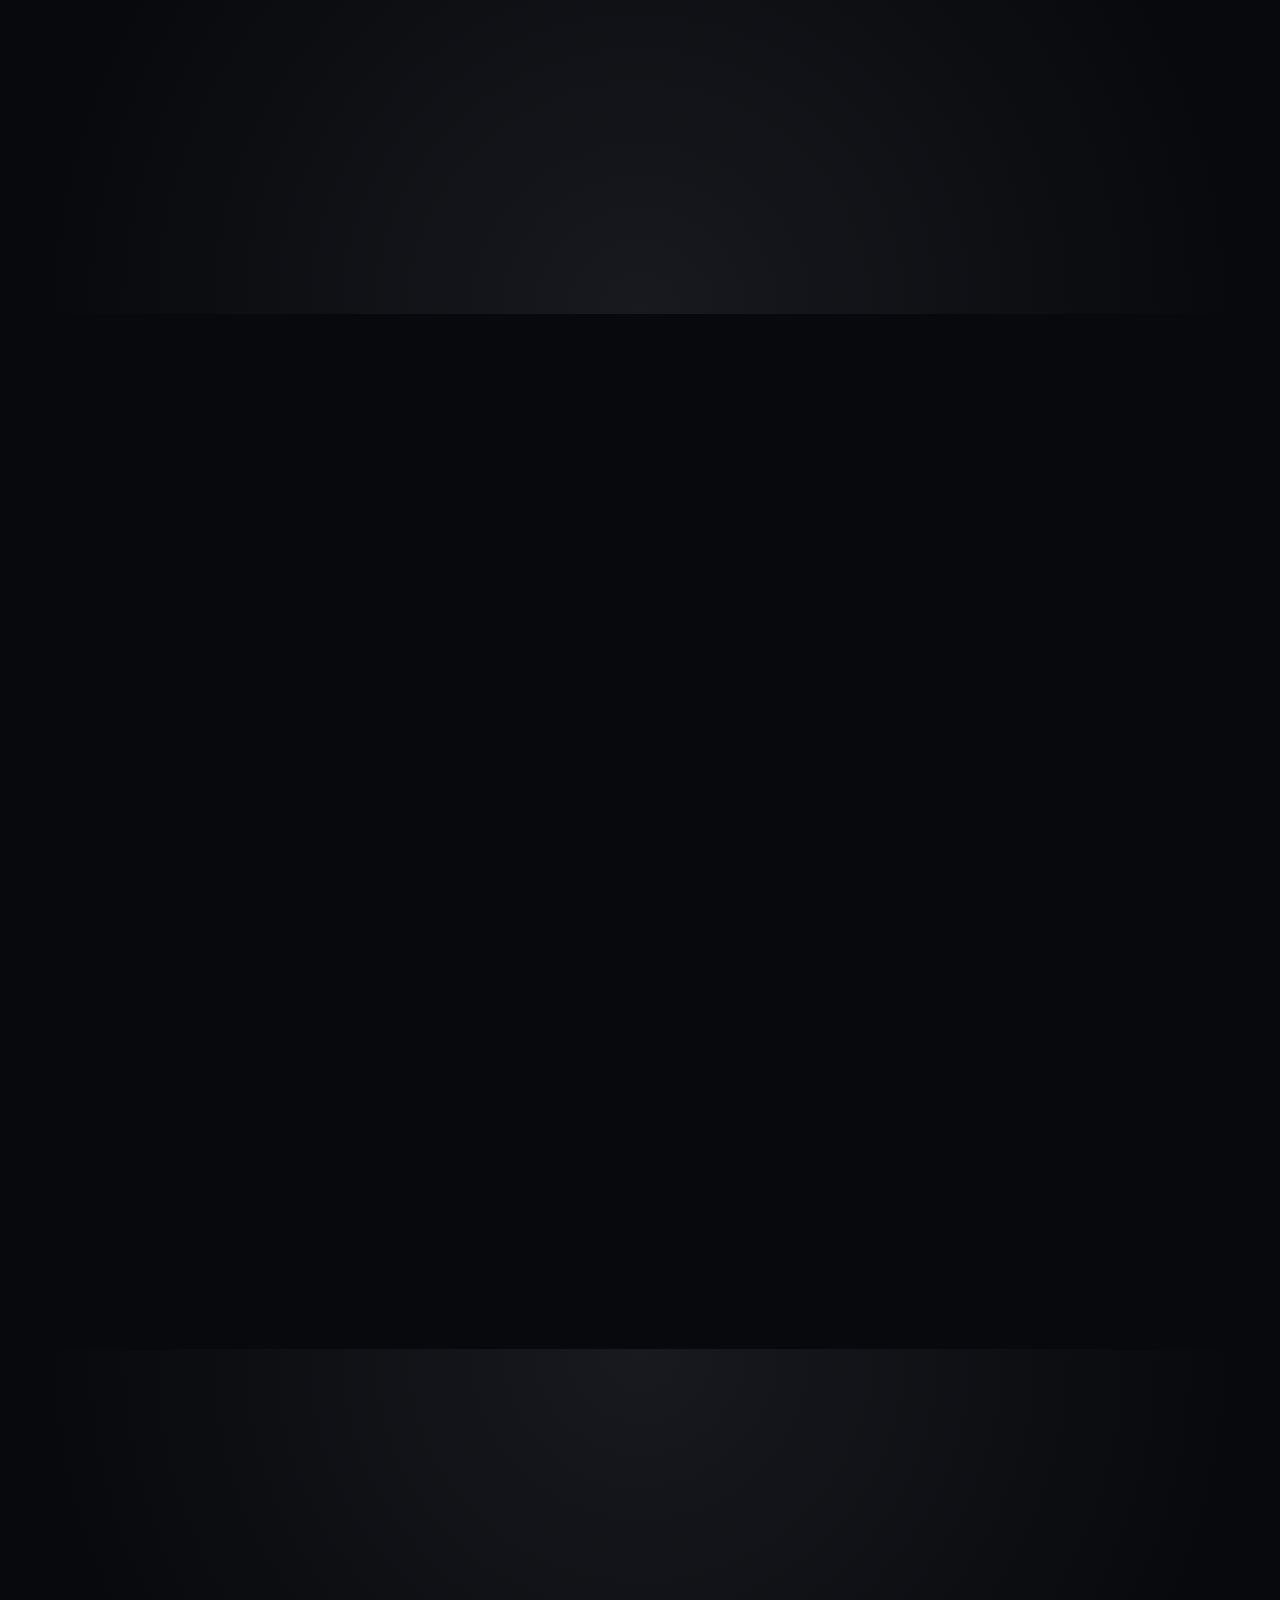
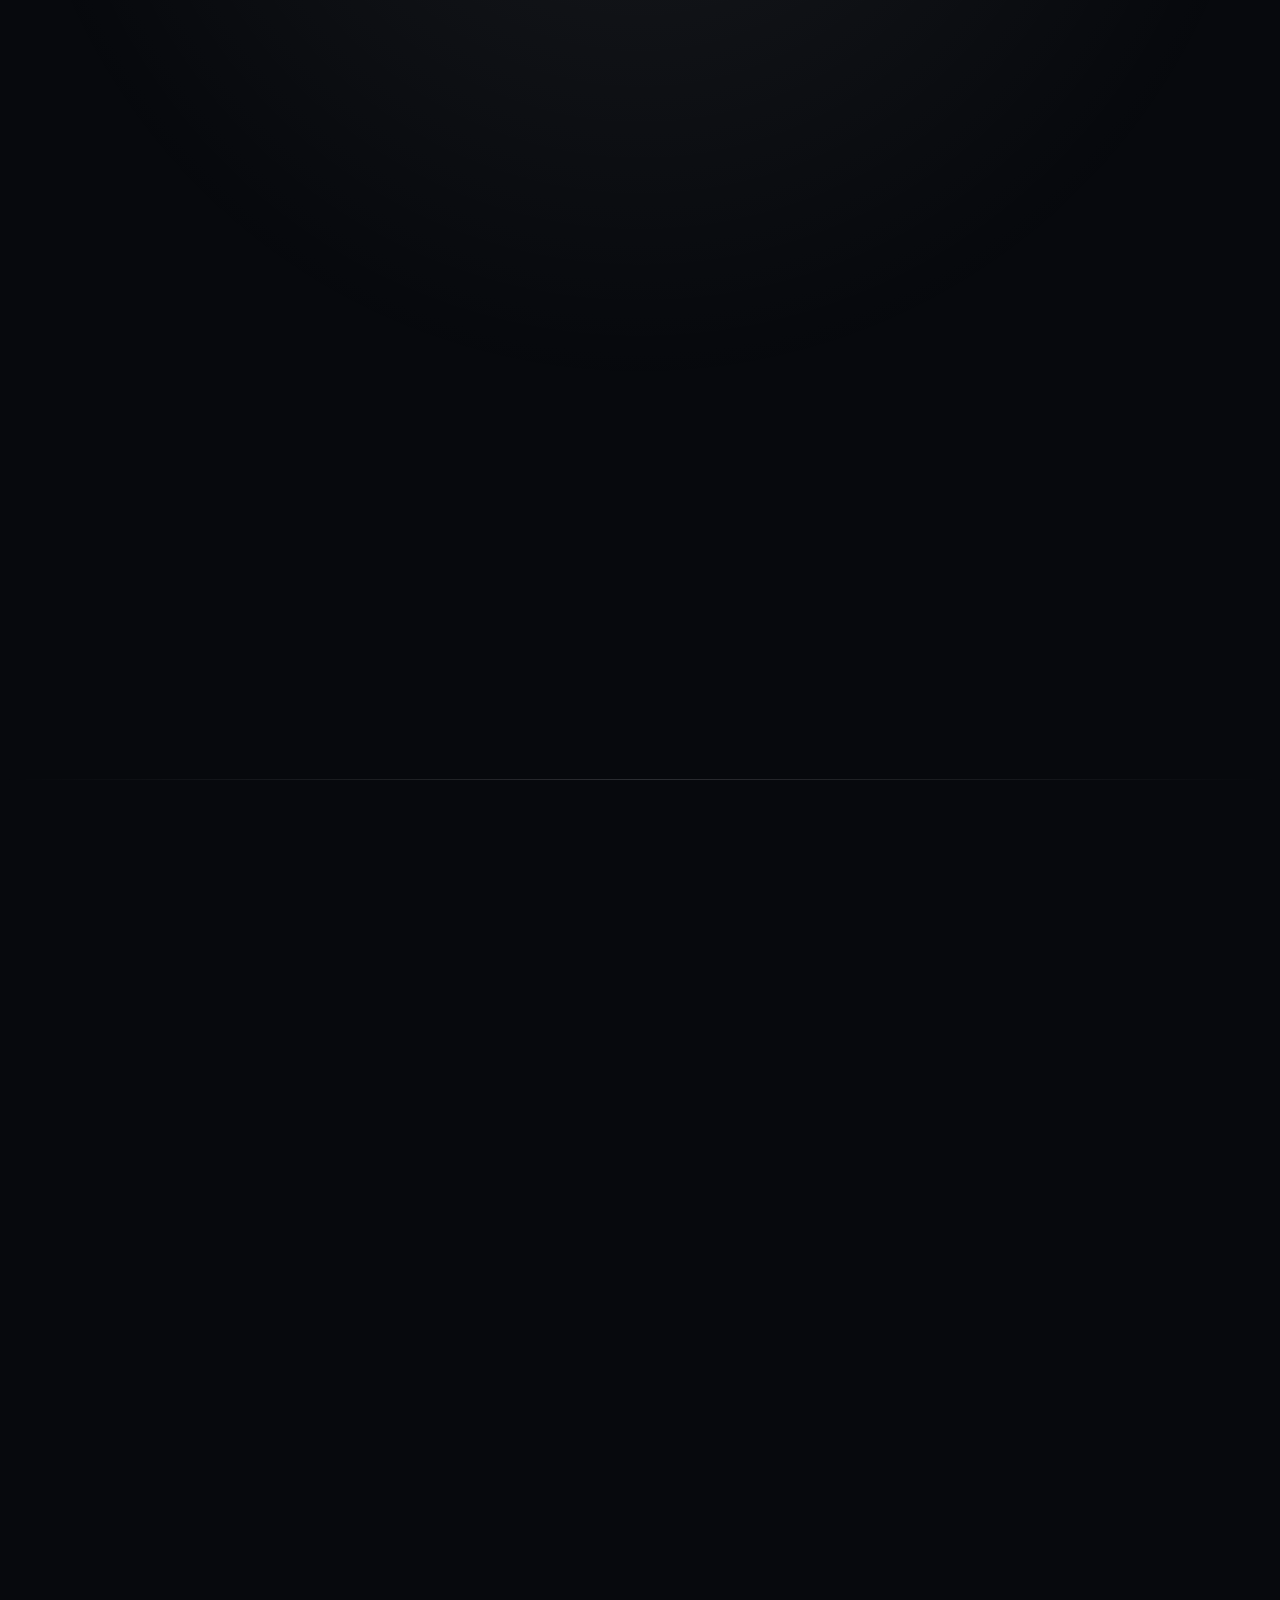
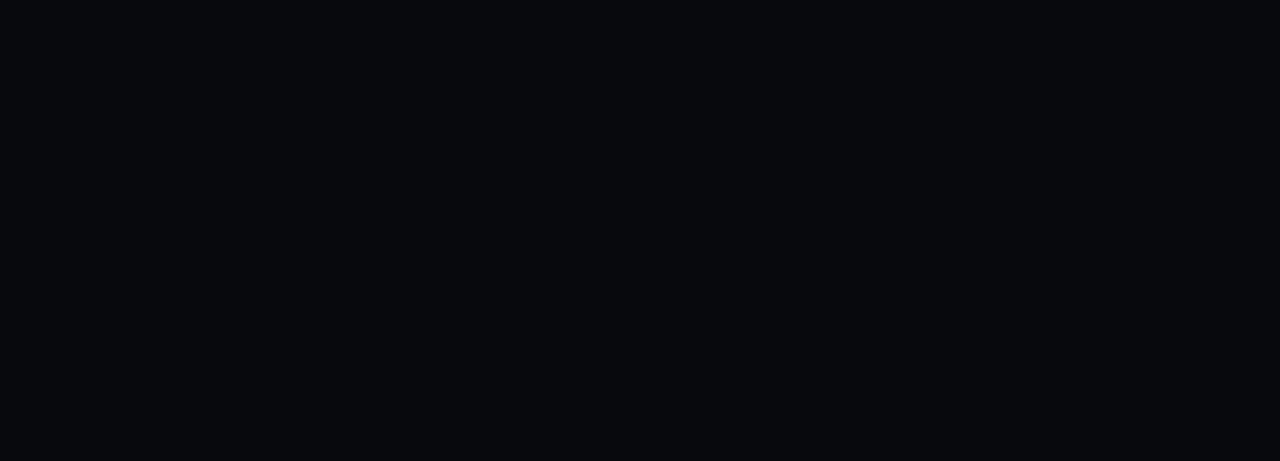
<file: home05.html>
<!DOCTYPE html>
<html lang="en">
<head>
    <meta charset="UTF-8">
    <meta name="viewport" content="width=device-width, initial-scale=1.0">
    
    <!-- Page Title -->
    <title>Bringer | Digital Agency</title>

    <!-- Google Fonts -->
    <link href="https://fonts.googleapis.com/css2?family=Inter:wght@400;600&amp;display=swap" rel="stylesheet">
    <!-- Config -->
    <link type="text/css" rel="stylesheet" href="css/config.css">
    <!-- Libraries -->
    <link type="text/css" rel="stylesheet" href="css/libs.css">
    <!-- Template Styles -->
    <link type="text/css" rel="stylesheet" href="css/style.css">
    <!-- Responsive -->
    <link type="text/css" rel="stylesheet" href="css/responsive.css">

    <!-- Favicon -->
    <link rel="icon" href="img/favicon.png" sizes="32x32">
</head>
<body>
    <!-- Header -->
    <header id="bringer-header" class="is-frosted is-sticky" data-appear="fade-down" data-unload="fade-up">
        <!-- Desktop Header -->
        <div class="bringer-header-inner">
            <!-- Header Logo -->
            <div class="bringer-header-lp">
                <a href="./" class="bringer-logo">
                    <img src="img/logo.png" alt="bringer." width="88" height="24">
                </a>
            </div>
            <!-- Main Menu -->
            <div class="bringer-header-mp">
                <nav class="bringer-nav">
                    <ul class="main-menu" data-stagger-appear="fade-down" data-stagger-delay="75">
                        <li class="current-menu-parent">
                            <a href="#">Home</a>
                            <ul class="sub-menu">
                                <li>
                                    <a href="index.html">Home 01</a>
                                </li>
                                <li>
                                    <a href="home02.html">Home 02</a>
                                </li>
                                <li>
                                    <a href="home03.html">Home 03</a>
                                </li>
                                <li>
                                    <a href="home04.html">Home 04</a>
                                </li>
                                <li class="current-menu-item">
                                    <a href="home05.html">Home 05</a>
                                </li>
                                <li>
                                    <a href="home06.html">Home 06</a>
                                </li>
                                <li>
                                    <a href="home07.html">Home 07</a>
                                </li>
                                <li>
                                    <a href="home08.html">Home 08</a>
                                </li>
                            </ul>
                        </li>
                        <li>
                            <a href="#">About Us</a>
                            <ul class="sub-menu">
                                <li>
                                    <a href="about-us.html">About Us</a>
                                </li>
                                <li>
                                    <a href="about-me.html">About Me</a>
                                </li>
                                <li>
                                    <a href="team-member.html">Team Member</a>
                                </li>
                            </ul>
                        </li>
                        <li>
                            <a href="#">Pages</a>
                            <ul class="sub-menu">
                                <li>
                                    <a href="services.html">Our Services</a>
                                </li>
                                <li>
                                    <a href="service-details.html">Service Details</a>
                                </li>
                                <li>
                                    <a href="pricing.html">Pricing</a>
                                </li>
                                <li>
                                    <a href="faq.html">F.A.Q.</a>
                                </li>
                                <li>
                                    <a href="testimonials.html">Testimonials</a>
                                </li>
                            </ul>
                        </li>
                        <li>
                            <a href="#">Portfolio</a>
                            <ul class="sub-menu">
                                <li>
                                    <a href="portfolio-infinite-list.html">Infinite List</a>
                                </li>
                                <li>
                                    <a href="portfolio-slider.html">Slider</a>
                                </li>
                                <li>
                                    <a href="portfolio-column.html">Column Cards</a>
                                </li>
                                <li>
                                    <a href="portfolio-grid.html">Classic Grid</a>
                                </li>
                                <li class="bringer-menu-divider"></li>
                                <li>
                                    <a href="portfolio-post01.html">Portfolio Details 01</a>
                                </li>
                                <li>
                                    <a href="portfolio-post02.html">Portfolio Details 02</a>
                                </li>
                                <li>
                                    <a href="portfolio-post03.html">Portfolio Details 03</a>
                                </li>
                            </ul>
                        </li>
                        <li>
                            <a href="contacts.html">Contacts</a>
                        </li>
                    </ul>
                </nav>
            </div>
            <!-- Header Button -->
            <div class="bringer-header-rp">
                <a href="contacts.html" class="bringer-button">Get a FREE Quote</a>
            </div>
        </div>
        <!-- Mobile Header -->
        <div class="bringer-mobile-header-inner">
            <a href="./" class="bringer-logo">
                <img src="img/logo.png" alt="bringer." width="88" height="24">
            </a>
            <a href="#" class="bringer-mobile-menu-toggler">
                <i class="bringer-menu-toggler-icon">
                    <span></span>
                    <span></span>
                    <span></span>
                </i>
            </a>
        </div>
    </header>

    <!-- Page Main -->
    <main id="bringer-main">
        <div class="stg-container">
            <!-- Hero Section -->
            <section>
                <div class="bringer-hero-block bringer-hero-type05">
                    <div class="stg-row">
                        <div class="stg-col-6">
                            <!-- Title Cell -->
                            <div class="bringer-block bringer-title-block" data-appear="fade-right" data-unload="fade-left">
                                <!-- Title -->
                                <h1 class="bringer-page-title">Bring your Product to the Next Level!</h1>
                                <!-- Description -->
                                <p class="bringer-large-text">We help creative agencies, designers, and other creative people showcase their work and connect with potential clients.</p>
                            </div>

                            <div class="stg-row">
                                <div class="stg-col-8 stg-tp-col-8 stg-m-col-8">
                                    <!-- Small Image -->
                                    <img src="img/home/home05-hero01.jpg" alt="Product"  data-appear="fade-up" data-delay="100" data-unload="zoom-out">
                                </div>
                                <div class="stg-col-4 stg-tp-col-4 stg-m-col-4">
                                    <!-- Button -->
                                    <a href="contacts.html" class="bringer-square-button" data-appear="zoom-in" data-delay="200" data-unload="zoom-out">
                                        <span class="bringer-icon bringer-icon-explore"></span>
                                    </a>
                                </div>
                            </div>
                        </div>
                        <!-- Main Image Column -->
                        <div class="stg-col-6 bringer-hero-media-wrap stg-tp-hide stg-m-hide" data-bg-src="img/home/home05-hero02.jpg" data-appear="fade-left" data-unload="fade-right">
                            <!-- Media -->
                            <img src="img/home/home05-hero03.jpg" alt="Bring your Product" data-appear="fade-up" data-delay="100">
                        </div>
                    </div>
                </div><!-- .bringer-hero-block -->
            </section>

            <!-- Section: Steps -->
            <section class="backlight-top">
                <div class="stg-bottom-gap-l">
                    <h2 data-appear="fade-up" data-unload="fade-up">4 Steps to Brand Brilliance</h2>
                </div>
                <!-- Step 01 Row -->
                <div class="stg-row stg-bottom-gap stg-valign-middle stg-m-bottom-gap-l" data-unload="fade-left">
                    <div class="stg-col-3 stg-offset-3 stg-tp-col-6 stg-m-bottom-gap" data-appear="fade-right">
                        <div class="bringer-parallax-media">
                            <img class="bringer-lazy" src="img/null.png" data-src="img/home/step01.jpg" alt="Step 01" width="960" height="960">
                        </div>
                    </div>
                    <div class="stg-col-6 stg-tp-col-6" data-appear="fade-right" data-delay="100">
                        <span class="bringer-label">Step 01</span>
                        <h4>Unleash Your Vision</h4>
                        <p><span class="bringer-highlight">Deep Dive Discovery:</span> We'll immerse ourselves in your world, exploring your unique story, target audience, and aspirations. This is where we uncover the heart of your brand and unearth the spark that sets you apart.</p>
                        <p><span class="bringer-highlight">Strategic Exploration:</span> We'll conduct thorough research, analyze your competitors, and identify opportunities to position your brand for success. This is where we map out the terrain and chart a course toward your goals.</p>
                    </div>
                </div>
                <!-- Step 02 Row -->
                <div class="stg-row stg-bottom-gap stg-valign-middle stg-tp-row-reverse stg-m-bottom-gap-l" data-unload="fade-right">
                    <div class="stg-col-3 stg-tp-col-6 stg-m-bottom-gap" data-appear="fade-left">
                        <div class="bringer-parallax-media">
                            <img class="bringer-lazy" src="img/null.png" data-src="img/home/step02.jpg" alt="Step 02" width="960" height="960">
                        </div>
                    </div>
                    <div class="stg-col-6 stg-tp-col-6" data-appear="fade-left" data-delay="100">
                        <span class="bringer-label">Step 02</span>
                        <h4>Tailor-Made Masterpiece</h4>
                        <p><span class="bringer-highlight">Brand Identity Creation:</span> We'll craft a visual identity that embodies your essence, from logo design to color palettes to typography. This is where we create a cohesive look and feel that resonates with your audience.</p>
                        <p><span class="bringer-highlight">Compelling Content Development:</span> We'll weave captivating stories and craft messaging that speaks to the hearts and minds of your customers. This is where we create content that connects, engages, and inspires action.</p>
                    </div>
                    <div class="stg-col-3"><!-- Empty Column --></div>
                </div>
                <!-- Step 03 Row -->
                <div class="stg-row stg-bottom-gap stg-valign-middle stg-m-bottom-gap-l" data-unload="fade-left">
                    <div class="stg-col-3 stg-offset-3 stg-tp-col-6 stg-m-bottom-gap" data-appear="fade-right">
                        <div class="bringer-parallax-media">
                            <img class="bringer-lazy" src="img/null.png" data-src="img/home/step03.jpg" alt="Step 03" width="960" height="960">
                        </div>
                    </div>
                    <div class="stg-col-6 stg-tp-col-6" data-appear="fade-right" data-delay="100">
                        <span class="bringer-label">Step 03</span>
                        <h4>Flawless Execution</h4>
                        <p><span class="bringer-highlight">Expert Collaboration:</span> We'll work hand-in-hand with you, ensuring every detail aligns with your vision and exceeds expectations. This is where we bring together our diverse expertise to create something truly remarkable.</p>
                        <p><span class="bringer-highlight">Meticulous Production:</span> We'll handle the technical aspects with precision, from seamless web development to high-quality graphic production. This is where we turn concepts into tangible realities, pixel-perfect and ready to shine.</p>
                    </div>
                </div>
                <!-- Step 04 Row -->
                <div class="stg-row stg-valign-middle stg-tp-row-reverse" data-unload="fade-right">
                    <div class="stg-col-3 stg-tp-col-6 stg-m-bottom-gap" data-appear="fade-left">
                        <div class="bringer-parallax-media">
                            <img class="bringer-lazy" src="img/null.png" data-src="img/home/step04.jpg" alt="Step 04" width="960" height="960">
                        </div>
                    </div>
                    <div class="stg-col-6 stg-tp-col-6" data-appear="fade-left" data-delay="100">
                        <span class="bringer-label">Step 04</span>
                        <h4>Launch &amp; Beyond</h4>
                        <p><span class="bringer-highlight">Strategic Launch:</span> We'll unveil your brand to the world with a tailored launch strategy that generates excitement and drives engagement. This is where we create a buzz and make your presence known.</p>
                        <p><span class="bringer-highlight">Ongoing Optimization:</span> We'll monitor your progress, analyze data, and make continuous adjustments to ensure your brand stays ahead of the curve. This is where we embrace growth and adaptation.</p>
                    </div>
                    <div class="stg-col-3"><!-- Empty Column --></div>
                </div>
            </section>

            <!-- Section: Marquee -->
            <section class="is-fullwidth is-stretched" data-padding="none">
                <div class="bringer-marquee" data-speed="5000">
                    <div class="bringer-marquee-inner">
                        <ul class="bringer-marquee-list">
                            <li>
                                <h2>Branding</h2>
                            </li>
                            <li>
                                <h2>Marketing</h2>
                            </li> 
                            <li>
                                <h2>Graphic Design</h2>
                            </li>
                            <li>
                                <h2>Web Design</h2>
                            </li>
                            <li>
                                <h2>UX/UI</h2>
                            </li>
                        </ul>
                    </div><!-- .bringer-marquee-inner -->
                </div><!-- .bringer-marquee -->
            </section>

            <!-- Section: Services -->
            <section class="divider-bottom">
                <!-- Section Title -->
                <div class="stg-row bringer-section-title">
                    <div class="stg-col-8 stg-offset-2">
                        <div class="align-center">
                            <h2 data-appear="fade-up" data-unload="fade-up">Our Services</h2>
                            <p class="bringer-large-text" data-appear="fade-up" data-unload="fade-up" data-delay="100">We offer a wide range of creative services to help businesses of all sizes achieve their goals. Our services include:</p>
                        </div>
                    </div>
                </div>
                <!-- Services Grid -->
                <div class="bringer-grid-3cols bringer-tp-grid-2cols" data-stagger-appear="fade-up" data-delay="100" data-stagger-delay="100" data-unload="fade-up">
                    <div class="bringer-block stg-aspect-square stg-vertical-space-between">
                        <h5>Branding<span class="bringer-accent">.</span></h5>
                        <p>Weave visual stories and craft strategic messaging that resonate at heartstrings, build unwavering trust, and turn customers into fervent brand champions.</p>
                    </div>
                    <div class="bringer-block stg-aspect-square stg-vertical-space-between">
                        <h5>Marketing<span class="bringer-accent">.</span></h5>
                        <p>Design data-driven campaigns that crackle with energy, ignite engagement like wildfire, and turn clicks into conversions. We're the storm that propels your brand.</p>
                    </div>
                    <div class="bringer-block stg-aspect-square stg-vertical-space-between">
                        <h5>Graphic Design<span class="bringer-accent">.</span></h5>
                        <p>Craft visual masterpieces that sing your brand's story in vibrant colors and captivating shapes. From logos that lodge in minds to images that make ideas sing.</p>
                    </div>
                    <div class="bringer-block stg-aspect-square stg-vertical-space-between">
                        <h5>Web Design<span class="bringer-accent">.</span></h5>
                        <p>Sculpt user-friendly websites that convert visitors into loyal devotees, seamlessly blending stunning aesthetics with intuitive navigation and experiences.</p>
                    </div>
                    <div class="bringer-block stg-aspect-square stg-vertical-space-between">
                        <h5>Content Creation<span class="bringer-accent">.</span></h5>
                        <p>Weave compelling narratives into blog posts, website copy, and social media content that resonate with your audience like a well-loved symphony.</p>
                    </div>
                    <div class="bringer-masked-block bringer-grid-more-masked">
                        <div class="bringer-block stg-aspect-square stg-vertical-space-between is-accented bringer-masked-media">
                            <h5>Explore All Services<span class="bringer-accent">.</span></h5>
                            <p>I offer a wide range of creative services to help businesses of all sizes achieve their goals.</p>
                        </div>
                        <div class="bringer-masked-content at-bottom-right">
                            <span class="bringer-square-button is-secondary">
                                <span class="bringer-icon bringer-icon-explore"></span>
                            </span>
                        </div>
                        <a href="services.html"></a>
                    </div>
                </div>
            </section>

            <!-- Section: What Makes Us Best -->
            <section class="backlight-bottom">
                <!-- Section Title -->
                <div class="stg-row bringer-section-title">
                    <div class="stg-col-8 stg-offset-2">
                        <div class="align-center">
                            <h2 data-appear="fade-up" data-unload="fade-up">What Makes Us Best</h2>
                            <p class="bringer-large-text" data-appear="fade-up" data-unload="fade-up" data-delay="100">We are a passionate team of designers and developers who believe in the power of creativity. We help creative professionals create a strong online presence that showcases their work and tells their story.</p>
                        </div>
                    </div>
                </div>
                <!-- Content Grid -->
                <div class="bringer-grid-2cols bringer-tp-grid-1col" data-stagger-appear="zoom-in" data-stagger-delay="100" data-stagger-unload="fade-up">
                    <!-- Card Item 01 -->
                    <div class="bringer-block">
                        <h4>We don't just design, we <span class="bringer-accent">unleash creative</span> firestorms<span class="bringer-accent">.</span></h4>
                        <p>Tired of bland marketing and cookie-cutter websites? We infuse your brand with bold ideas and strategic brilliance, igniting campaigns that capture hearts and drive tangible results. Forget sparklers, we're here to light galaxies on fire.</p>
                    </div><!-- .bringer-block -->
                    
                    <!-- Card Item 02 -->
                    <div class="bringer-block">
                        <h4>We <span class="bringer-accent">fuel creativity</span> with data, guide passion with precision<span class="bringer-accent">.</span></h4>
                        <p>We're not just artistic dreamers, we're strategic alchemists. We blend data-driven insights with unbridled passion, ensuring your campaigns reach the right audience, hit the right chords, and deliver measurable results. Because passion without direction is a beautiful mess.</p>
                    </div><!-- .bringer-block -->
                    
                    <!-- Card Item 03 -->
                    <div class="bringer-block">
                        <h4>We craft <span class="bringer-accent">emotional connections</span>, not just visuals and copy<span class="bringer-accent">.</span></h4>
                        <p>We delve deeper than pixels and prose. We understand the human heart, the language of emotions. We weave stories that resonate, visuals that linger in minds, and content that sparks conversations. Because true connection is the foundation of brand loyalty.</p>
                    </div><!-- .bringer-block -->

                    <!-- Card Item 04 -->
                    <div class="bringer-block">
                        <h4>We don't just work with you, we become your <span class="bringer-accent">creative champions</span><span class="bringer-accent">.</span></h4>
                        <p>We don't see clients, we see collaborators. We believe in building partnerships, in understanding your vision, and becoming an extension of your team. Your goals are our canvas, your success our masterpiece. We paint your dreams into reality, together.</p>
                    </div><!-- .bringer-block -->
                </div>
            </section>

            <!-- Section: Portfolio Carousel -->
            <section>
                <!-- Section Title -->
                <div class="stg-row bringer-section-title">
                    <div class="stg-col-8 stg-offset-2">
                        <div class="align-center">
                            <h2 data-appear="fade-up" data-unload="fade-up">Our Work</h2>
                            <p class="bringer-large-text" data-appear="fade-up" data-unload="fade-up" data-delay="100">We are proud of our work, and we are always looking for new challenges. Take a look at some of our recent portfolio:</p>
                        </div>
                    </div>
                </div>
                <!-- Portfolio Carousel -->
                <div class="swiper bringer-carousel stg-bottom-gap" data-appear="fade-up" data-unload="fade-up" data-delay="200" data-tp-centered="0">
                    <div class="swiper-wrapper">
                        <!-- Card Item 01 -->
                        <div class="bringer-block bringer-portfolio-card swiper-slide">
                            <div class="bringer-portfolio-card-image">
                                <img class="bringer-lazy" src="img/null.png" data-src="img/portfolio/portfolio01.jpg" alt="" width="1200" height="1200">
                            </div>
                            <div class="bringer-portfolio-card-footer">
                                <div class="bringer-portfolio-card-title">
                                    <span class="bringer-meta">Branding</span>
                                    <h6>Curology</h6>
                                </div>
                                <span class="bringer-icon bringer-icon-explore"></span>
                            </div>
                            <a href="portfolio-post01.html"></a>
                        </div><!-- .bringer-portfolio-card -->
                                                
                        <!-- Card Item 02 -->
                        <div class="bringer-block bringer-portfolio-card swiper-slide">
                            <div class="bringer-portfolio-card-image">
                                <img class="bringer-lazy" src="img/null.png" data-src="img/portfolio/portfolio02.jpg" alt="" width="1200" height="1200">
                            </div>
                            <div class="bringer-portfolio-card-footer">
                                <div class="bringer-portfolio-card-title">
                                    <span class="bringer-meta">Advertising</span>
                                    <h6>Cookie Dough</h6>
                                </div>
                                <span class="bringer-icon bringer-icon-explore"></span>
                            </div>
                            <a href="portfolio-post02.html"></a>
                        </div><!-- .bringer-portfolio-card -->
                                                
                        <!-- Card Item 03 -->
                        <div class="bringer-block bringer-portfolio-card swiper-slide">
                            <div class="bringer-portfolio-card-image">
                                <img class="bringer-lazy" src="img/null.png" data-src="img/portfolio/portfolio03.jpg" alt="" width="1200" height="1200">
                            </div>
                            <div class="bringer-portfolio-card-footer">
                                <div class="bringer-portfolio-card-title">
                                    <span class="bringer-meta">Marketing</span>
                                    <h6>Gaming Power</h6>
                                </div>
                                <span class="bringer-icon bringer-icon-explore"></span>
                            </div>
                            <a href="portfolio-post03.html"></a>
                        </div><!-- .bringer-portfolio-card -->
                                                
                        <!-- Card Item 04 -->
                        <div class="bringer-block bringer-portfolio-card swiper-slide">
                            <div class="bringer-portfolio-card-image">
                                <img class="bringer-lazy" src="img/null.png" data-src="img/portfolio/portfolio04.jpg" alt="" width="1200" height="1200">
                            </div>
                            <div class="bringer-portfolio-card-footer">
                                <div class="bringer-portfolio-card-title">
                                    <span class="bringer-meta">Advertising</span>
                                    <h6>Riot Energy</h6>
                                </div>
                                <span class="bringer-icon bringer-icon-explore"></span>
                            </div>
                            <a href="portfolio-post04.html"></a>
                        </div><!-- .bringer-portfolio-card -->
                                                
                        <!-- Card Item 05 -->
                        <div class="bringer-block bringer-portfolio-card swiper-slide">
                            <div class="bringer-portfolio-card-image">
                                <img class="bringer-lazy" src="img/null.png" data-src="img/portfolio/portfolio05.jpg" alt="" width="1200" height="1200">
                            </div>
                            <div class="bringer-portfolio-card-footer">
                                <div class="bringer-portfolio-card-title">
                                    <span class="bringer-meta">Marketing</span>
                                    <h6>Smoothie</h6>
                                </div>
                                <span class="bringer-icon bringer-icon-explore"></span>
                            </div>
                            <a href="portfolio-post05.html"></a>
                        </div><!-- .bringer-portfolio-card -->
                                                
                        <!-- Card Item 06 -->
                        <div class="bringer-block bringer-portfolio-card swiper-slide">
                            <div class="bringer-portfolio-card-image">
                                <img class="bringer-lazy" src="img/null.png" data-src="img/portfolio/portfolio06.jpg" alt="" width="1200" height="1200">
                            </div>
                            <div class="bringer-portfolio-card-footer">
                                <div class="bringer-portfolio-card-title">
                                    <span class="bringer-meta">Branding</span>
                                    <h6>Positive Beverage</h6>
                                </div>
                                <span class="bringer-icon bringer-icon-explore"></span>
                            </div>
                            <a href="portfolio-post06.html"></a>
                        </div><!-- .bringer-portfolio-card -->
                        
                        <!-- Card Item 07 -->
                        <div class="bringer-block bringer-portfolio-card swiper-slide">
                            <div class="bringer-portfolio-card-image">
                                <img class="bringer-lazy" src="img/null.png" data-src="img/portfolio/portfolio07.jpg" alt="" width="1200" height="1200">
                            </div>
                            <div class="bringer-portfolio-card-footer">
                                <div class="bringer-portfolio-card-title">
                                    <span class="bringer-meta">Branding</span>
                                    <h6>Fashion Makeup</h6>
                                </div>
                                <span class="bringer-icon bringer-icon-explore"></span>
                            </div>
                            <a href="portfolio-post07.html"></a>
                        </div><!-- .bringer-portfolio-card -->
                    </div>
                    <!-- Pagination -->
                    <div class="swiper-pagination bringer-dots"></div>
                </div><!-- .bringer-portfolio-carousel -->
                <div class="align-center" data-appear="fade-up" data-delay="300" data-unload="zoom-out">
                    <a href="portfolio-column.html" class="bringer-button">Discover Full Portfolio</a>
                </div>
            </section>
            
            <!-- Section: Testimonials  -->
            <section class="backlight-top divider-bottom">
                <!-- Section Title -->
                <div class="stg-row bringer-section-title">
                    <div class="stg-col-8 stg-offset-2">
                        <div class="align-center">
                            <h2 data-appear="fade-up" data-unload="fade-up">What Our Clients Say</h2>
                            <p class="bringer-large-text" data-appear="fade-up" data-unload="fade-up" data-delay="100">Read what our clients have to say about our work.</p>
                        </div>
                    </div>
                </div>
                <!-- Testimonials Grid -->
                <div class="bringer-grid-2cols stg-bottom-gap" data-stagger-appear="zoom-in" data-stagger-delay="100" data-stagger-unload="zoom-out">
                    <!-- Card Item -->
                    <div class="bringer-block bringer-tetimonials-card">
                        <div class="bringer-tetimonials-card-descr">
                            "Before working with Bringer, our brand felt lost in the crowd. They not only gave us a stunning logo and website, but they also crafted a brand story that resonated with our customers. Now, we're seeing a surge in loyalty and engagement, and it all started with a spark!"
                        </div>
                        <div class="bringer-tetimonials-card-footer">
                            <div class="bringer-tetimonials-card-name">
                                <h6>Sarah Janson</h6>
                                <span class="bringer-meta">CEO of Bloom Eco-Spa</span>
                            </div>
                            <div class="bringer-tetimonials-card-rate">
                                <span class="bringer-tetimonials-stars5"></span>
                            </div>
                        </div>
                    </div><!-- .bringer-tetimonials-card -->
                                        
                    <!-- Card Item -->
                    <div class="bringer-block bringer-tetimonials-card">
                        <div class="bringer-tetimonials-card-descr">
                            "We knew we needed a digital boost, but we had no idea where to start. Bringer came in like a team of data-driven superheroes! They built targeted campaigns that reached our ideal audience, and the results were incredible. Our leads skyrocketed, and our conversion rates doubled. They truly understand the power of digital!"
                        </div>
                        <div class="bringer-tetimonials-card-footer">
                            <div class="bringer-tetimonials-card-name">
                                <h6>Michael Kaper</h6>
                                <span class="bringer-meta">VP of Marketing, Tech Inc.</span>
                            </div>
                            <div class="bringer-tetimonials-card-rate">
                                <span class="bringer-tetimonials-stars5"></span>
                            </div>
                        </div>
                    </div><!-- .bringer-tetimonials-card -->
                                        
                    <!-- Card Item -->
                    <div class="bringer-block bringer-tetimonials-card">
                        <div class="bringer-tetimonials-card-descr">
                            "Words cannot express how pleased we are with the visuals Bringer created for our brand. From the captivating infographics to the social media graphics that pop off the screen, they've injected an emotional punch into our communication that resonates deeply with our audience. Now, every visual tells our story with stunning clarity."
                        </div>
                        <div class="bringer-tetimonials-card-footer">
                            <div class="bringer-tetimonials-card-name">
                                <h6>Anna Larson</h6>
                                <span class="bringer-meta">Founder of StoryCraft Books</span>
                            </div>
                            <div class="bringer-tetimonials-card-rate">
                                <span class="bringer-tetimonials-stars4"></span>
                            </div>
                        </div>
                    </div><!-- .bringer-tetimonials-card -->
                                        
                    <!-- Card Item -->
                    <div class="bringer-block bringer-tetimonials-card">
                        <div class="bringer-tetimonials-card-descr">
                            "Our old website was a confusing maze. Bringer transformed it into a user-friendly paradise! They crafted a streamlined navigation that makes finding information a breeze, and the mobile experience is flawless. The result? Increased traffic, higher engagement, and happier customers. They've truly reimagined the digital experience."
                        </div>
                        <div class="bringer-tetimonials-card-footer">
                            <div class="bringer-tetimonials-card-name">
                                <h6>David Madison</h6>
                                <span class="bringer-meta">CTO of GreenTech Solutions</span>
                            </div>
                            <div class="bringer-tetimonials-card-rate">
                                <span class="bringer-tetimonials-stars4"></span>
                            </div>
                        </div>
                    </div><!-- .bringer-tetimonials-card -->
                </div><!-- .bringer-grid -->

                <!-- Learn More -->
                <div class="align-center" data-appear="fade-up" data-unload="fade-down" data-delay="200">
                    <a href="testimonials.html" class="bringer-button">Read All Testimonials</a>
                </div>
            </section>

            <!-- Section: Grid CTA -->
            <section>
                <div class="bringer-bento-grid bringer-grid-cta">
                    <div class="is-large bringer-masked-block" data-appear="fade-right" data-unload="fade-left">
                        <div class="bringer-grid-cta-media bringer-masked-media" data-bg-src="img/cta/grid-cta-background.jpg">
                            <div class="bringer-grid-cta-heading">Need to amplify your voice?</div>
                        </div>
                        <div class="bringer-masked-content at-bottom-right">
                            <p class="bringer-large-text" data-appear="fade-right" data-delay="100">Let's chat about your goals &rarr;</p>
                        </div>
                    </div>
                    <div class="is-medium bringer-block" data-appear="fade-down" data-unload="fade-right">
                        <h3>We will design campaigns that make the world listen</h3>
                    </div>
                    <div class="is-small" data-appear="zoom-out" data-delay="100" data-unload="zoom-out">
                        <a href="contacts.html" class="bringer-square-button">
                            <span class="bringer-icon bringer-icon-explore"></span>
                        </a>
                    </div>
                    <div class="is-small" data-appear="zoom-out" data-delay="200" data-unload="zoom-out">
                        <img src="img/cta/grid-cta-02.jpg" alt="Let's Chat" width="960" height="960">
                    </div>
                </div>
            </section>

        </div><!-- .stg-container -->

        <!-- Footer -->
        <footer id="bringer-footer" data-appear="fade-up" data-unload="fade-down">
            <!-- Footer Widgets Area -->
            <div class="bringer-footer-widgets">
                <div class="stg-container">
                    <div class="stg-row" data-stagger-appear="fade-left" data-stagger-delay="100">
                        <div class="stg-col-5 stg-tp-col-12 stg-tp-bottom-gap-l">
                            <div class="bringer-info-widget">
                                <a href="./" class="bringer-logo footer-logo">
                                    <img src="img/logo.png" alt="bringer." width="88" height="24">
                                </a>
                                <div class="bringer-info-description">We are a passionate team of developers and designers who believe in the power of creativity. We help creative people create a strong online presence that shows their work and tells a story.</div>
                                <span class="bringer-label">Follow us:</span>
                                <ul class="bringer-socials-list" data-stagger-appear="fade-up" data-stagger-delay="75">
                                    <li>
                                        <a href="#" target="_blank" class="bringer-socials-facebook">
                                            <i></i>
                                        </a>
                                    </li>
                                    <li>
                                        <a href="#" target="_blank" class="bringer-socials-instagram">
                                            <i></i>
                                        </a>
                                    </li>
                                    <li>
                                        <a href="#" target="_blank" class="bringer-socials-x">
                                            <i></i>
                                        </a>
                                    </li>
                                    <li>
                                        <a href="#" target="_blank" class="bringer-socials-tiktok">
                                            <i></i>
                                        </a>
                                    </li>
                                    <li>
                                        <a href="#" target="_blank" class="bringer-socials-patreon">
                                            <i></i>
                                        </a>
                                    </li>
                                </ul>
                            </div>
                        </div>
                        <div class="stg-col-2 stg-offset-1 stg-tp-col-4 stg-m-col-4">
                            <div class="bringer-widget">
                                <h6>Services</h6>
                                <div class="bringer-menu-widget">
                                    <ul>
                                        <li><a href="service-details.html">Branding</a></li>
                                        <li><a href="service-details.html">Marketing</a></li>
                                        <li><a href="service-details.html">Graphic Design</a></li>
                                        <li><a href="service-details.html">Web Design</a></li>
                                        <li><a href="service-details.html">Content Creation</a></li>
                                    </ul>
                                </div>
                            </div><!-- .bringer-widget -->
                        </div>
                        <div class="stg-col-2 stg-tp-col-4 stg-m-col-4">
                            <div class="bringer-widget">
                                <h6>About Us</h6>
                                <div class="bringer-menu-widget">
                                    <ul>
                                        <li><a href="about-us.html">About Us</a></li>
                                        <li><a href="about-me.html">About Me</a></li>
                                        <li><a href="team-member.html">Our Team</a></li>
                                        <li><a href="testimonials.html">Testimonials</a></li>
                                        <li><a href="contacts.html">Get in Touch</a></li>
                                    </ul>
                                </div>
                            </div><!-- .bringer-widget -->
                        </div>
                        <div class="stg-col-2 stg-tp-col-4 stg-m-col-4">
                            <div class="bringer-widget">
                                <h6>Resources</h6>
                                <div class="bringer-menu-widget">
                                    <ul>
                                        <li><a href="pricing.html">Pricing</a></li>
                                        <li><a href="faq.html">Help Center</a></li>
                                        <li><a href="services.html">Our Services</a></li>
                                        <li><a href="#">Terms of Use</a></li>
                                        <li><a href="#">Privacy Policy</a></li>
                                    </ul>
                                </div>
                            </div><!-- .bringer-widget -->
                        </div>
                    </div><!-- .stg-row -->
                </div><!-- .stg-container -->
            </div><!-- .bringer-footer-widgets -->

            <!-- Footer Copyright Line -->
            <div class="bringer-footer-line stg-container">
                <div class="align-center">
                    Copyright &copy; 2024. All Rights Reserved.
                </div>
            </div><!-- bringer-footer-line -->
        </footer>
	</main>

    <!-- Right Click Protection Block -->
    <div class="bringer-rcp-wrap">
        <div class="bringer-rcp-overlay"></div>
        <div class="bringer-rcp-container">
            <h2>The context menu is not allowed on this page.</h2>
        </div>
    </div>

    <!-- Dynamic Backlight -->
    <div class="bringer-backlight"></div>

    <!-- JS Scripts -->
    <script src="js/lib/jquery.min.js"></script>
    <script src="js/lib/libs.js"></script>
    <script src="js/contact_form.js"></script>
    <script src="js/st-core.js"></script>
    <script src="js/classes.js"></script>
    <script src="js/main.js"></script>
</body>
</html>
</file>
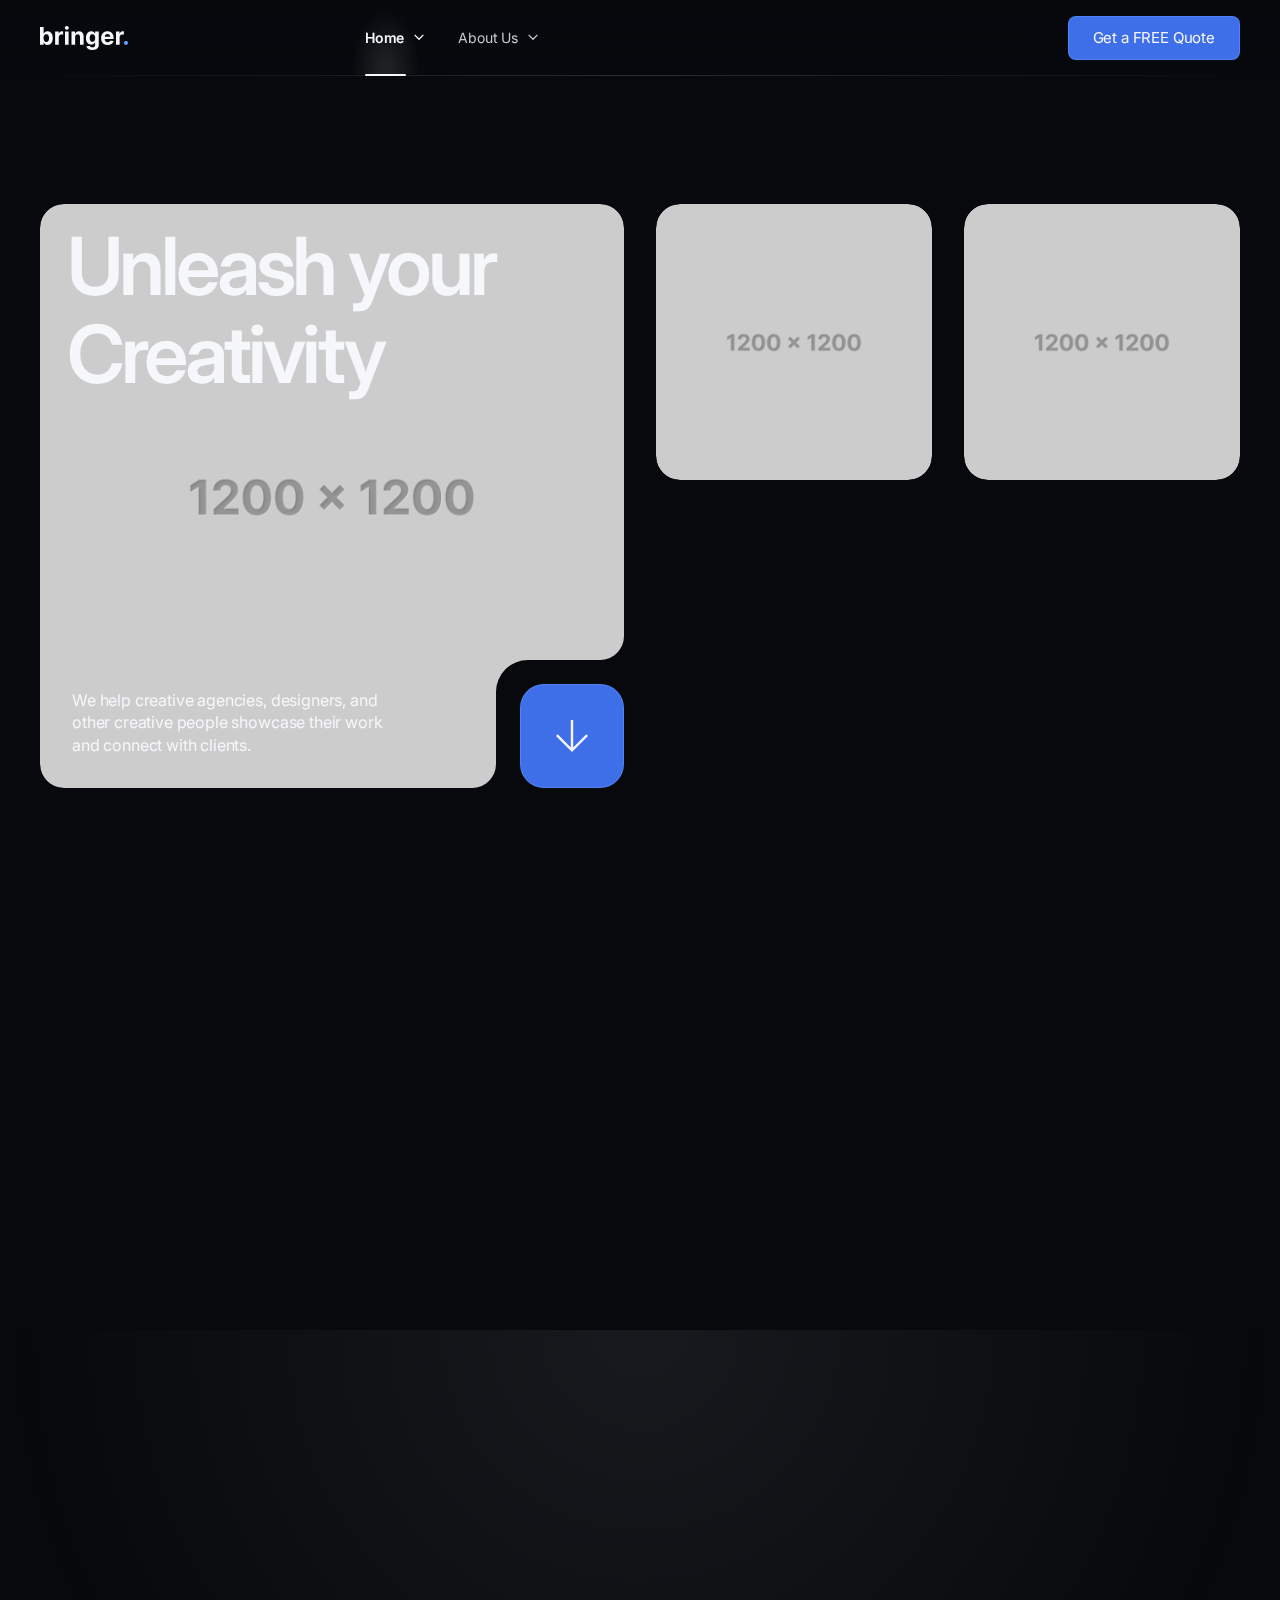
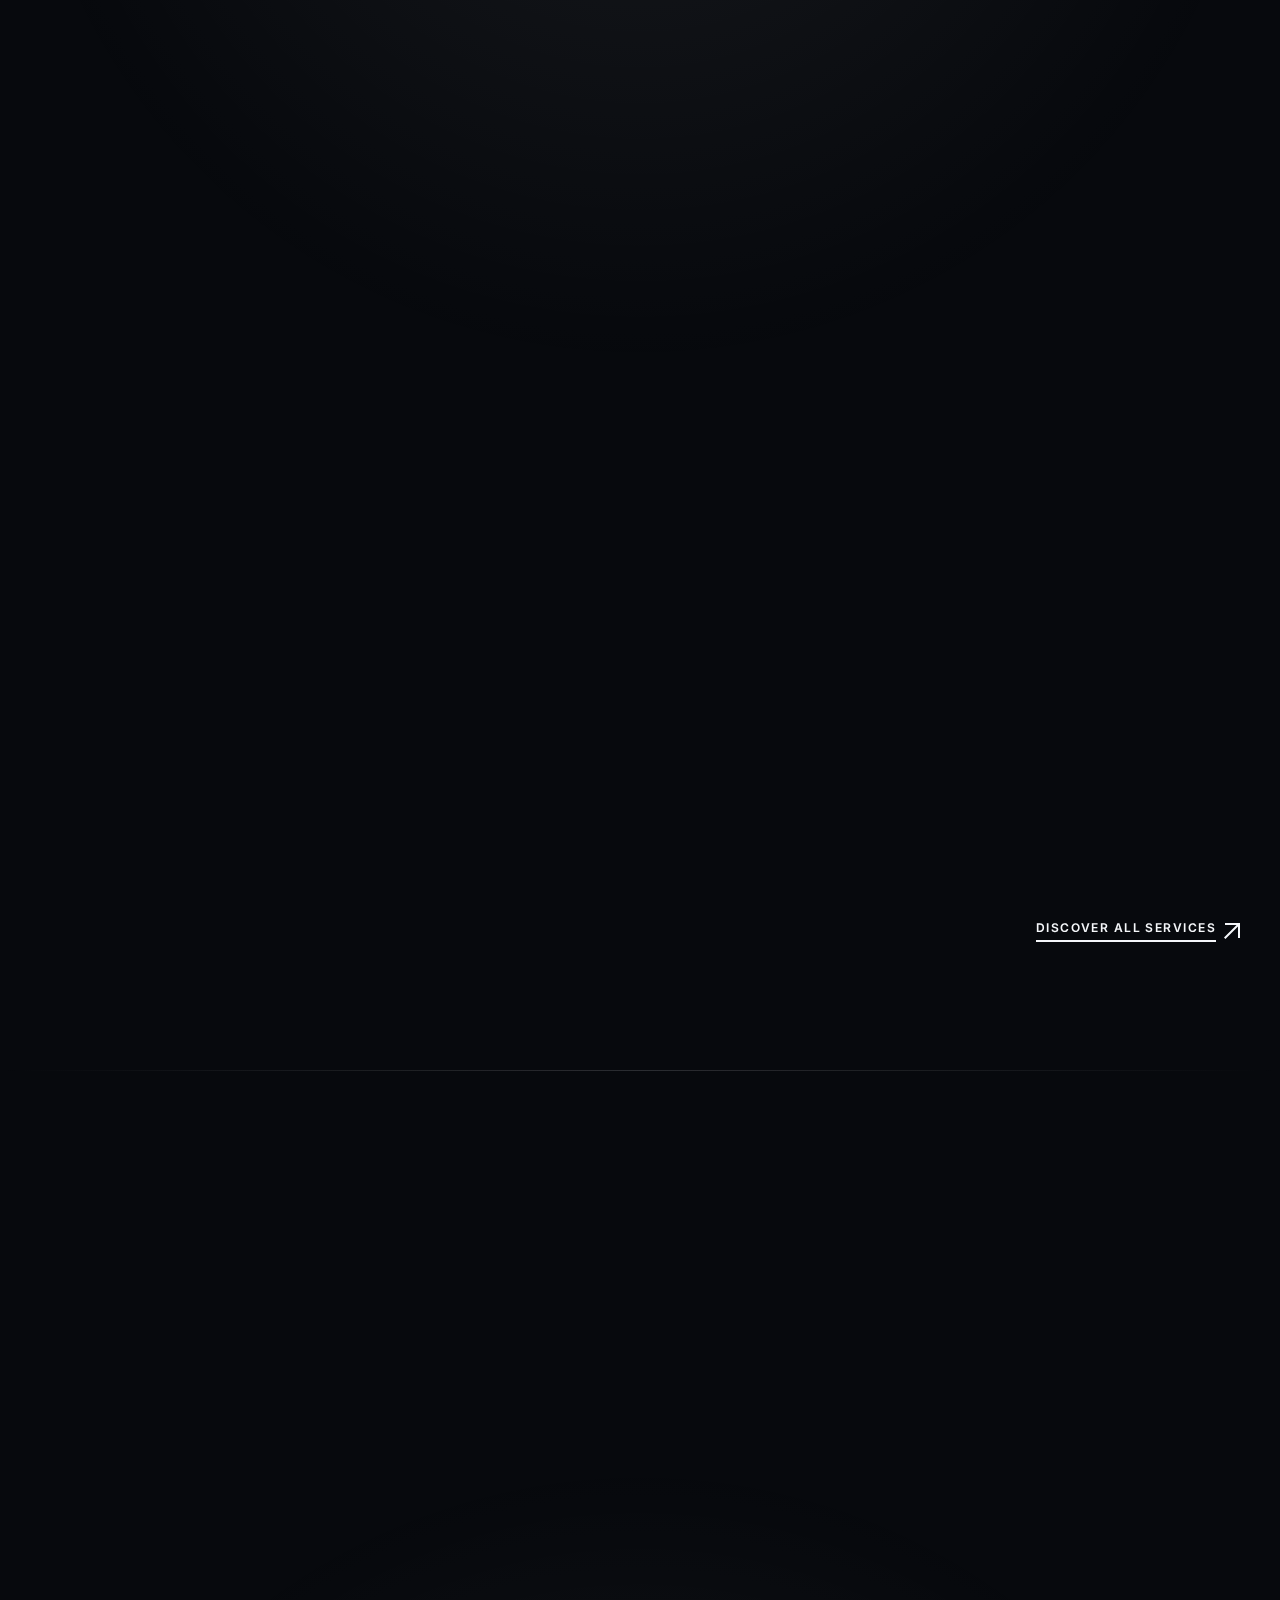
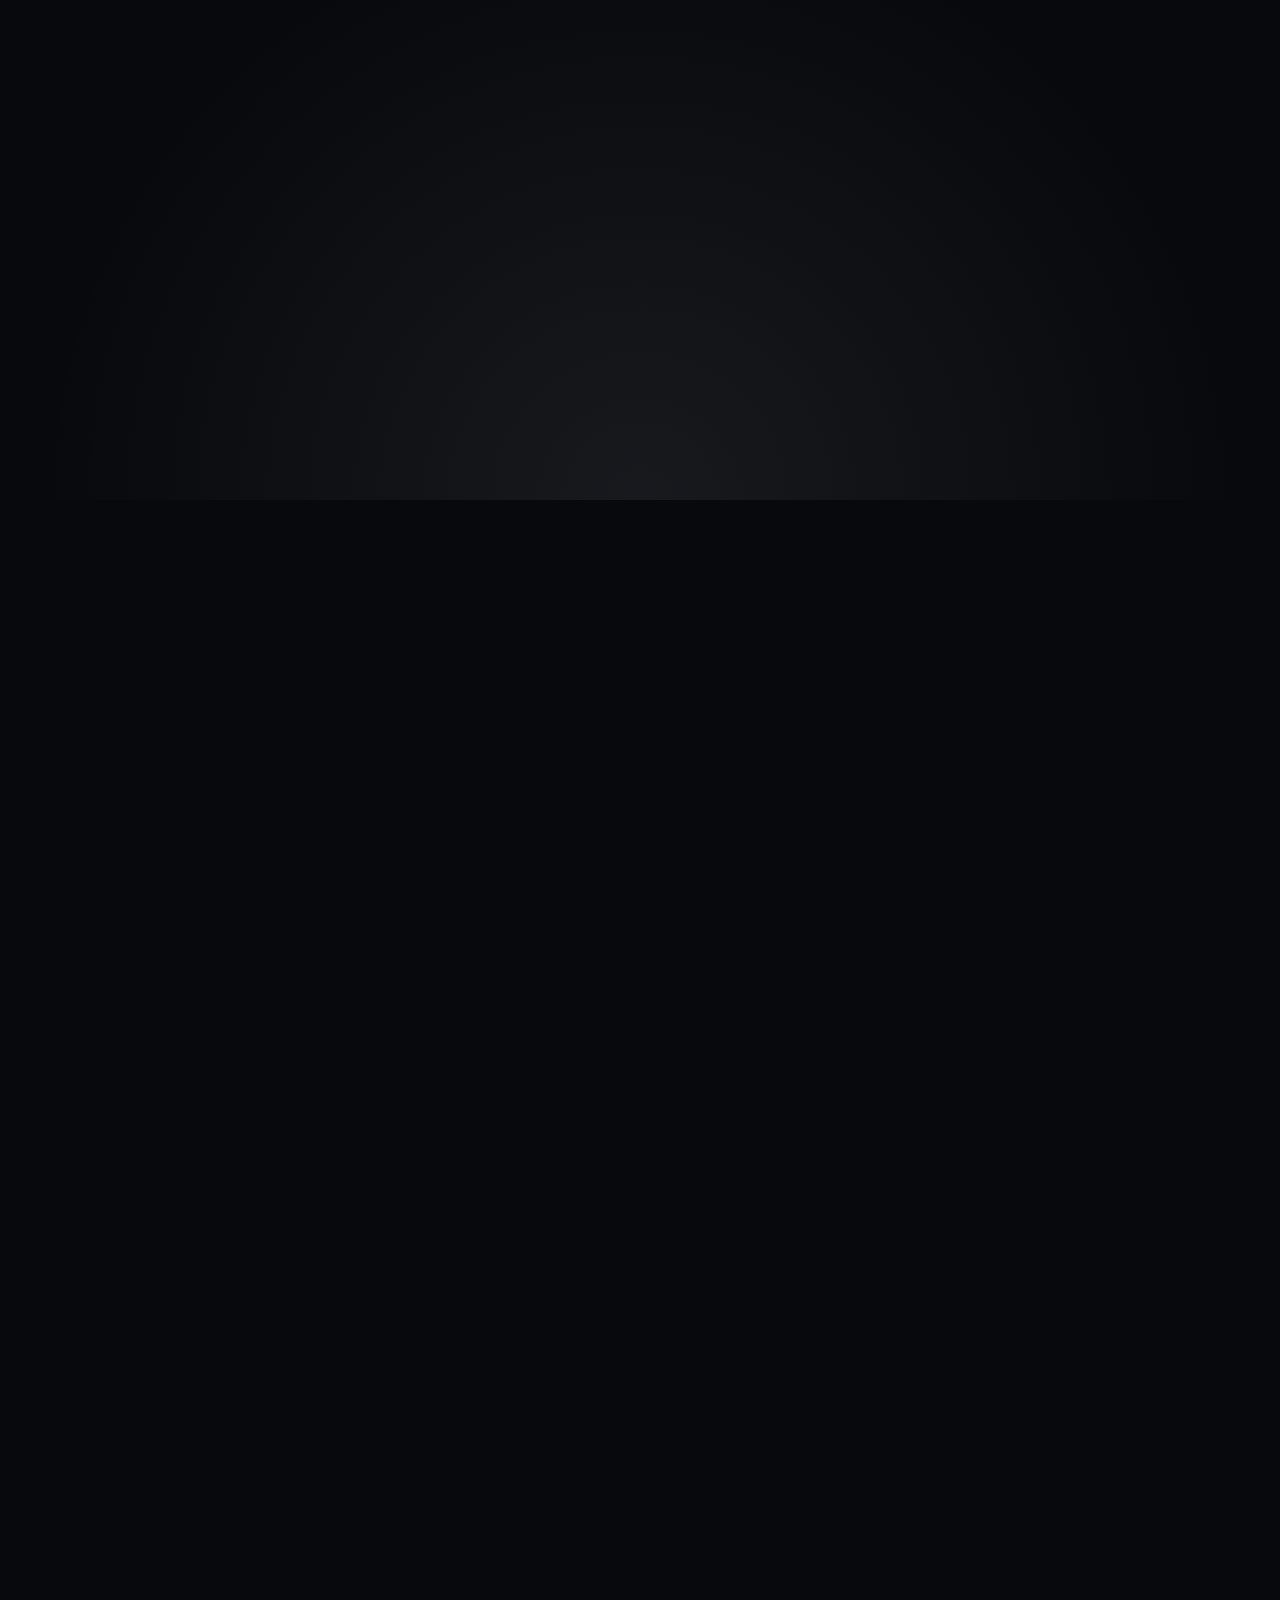
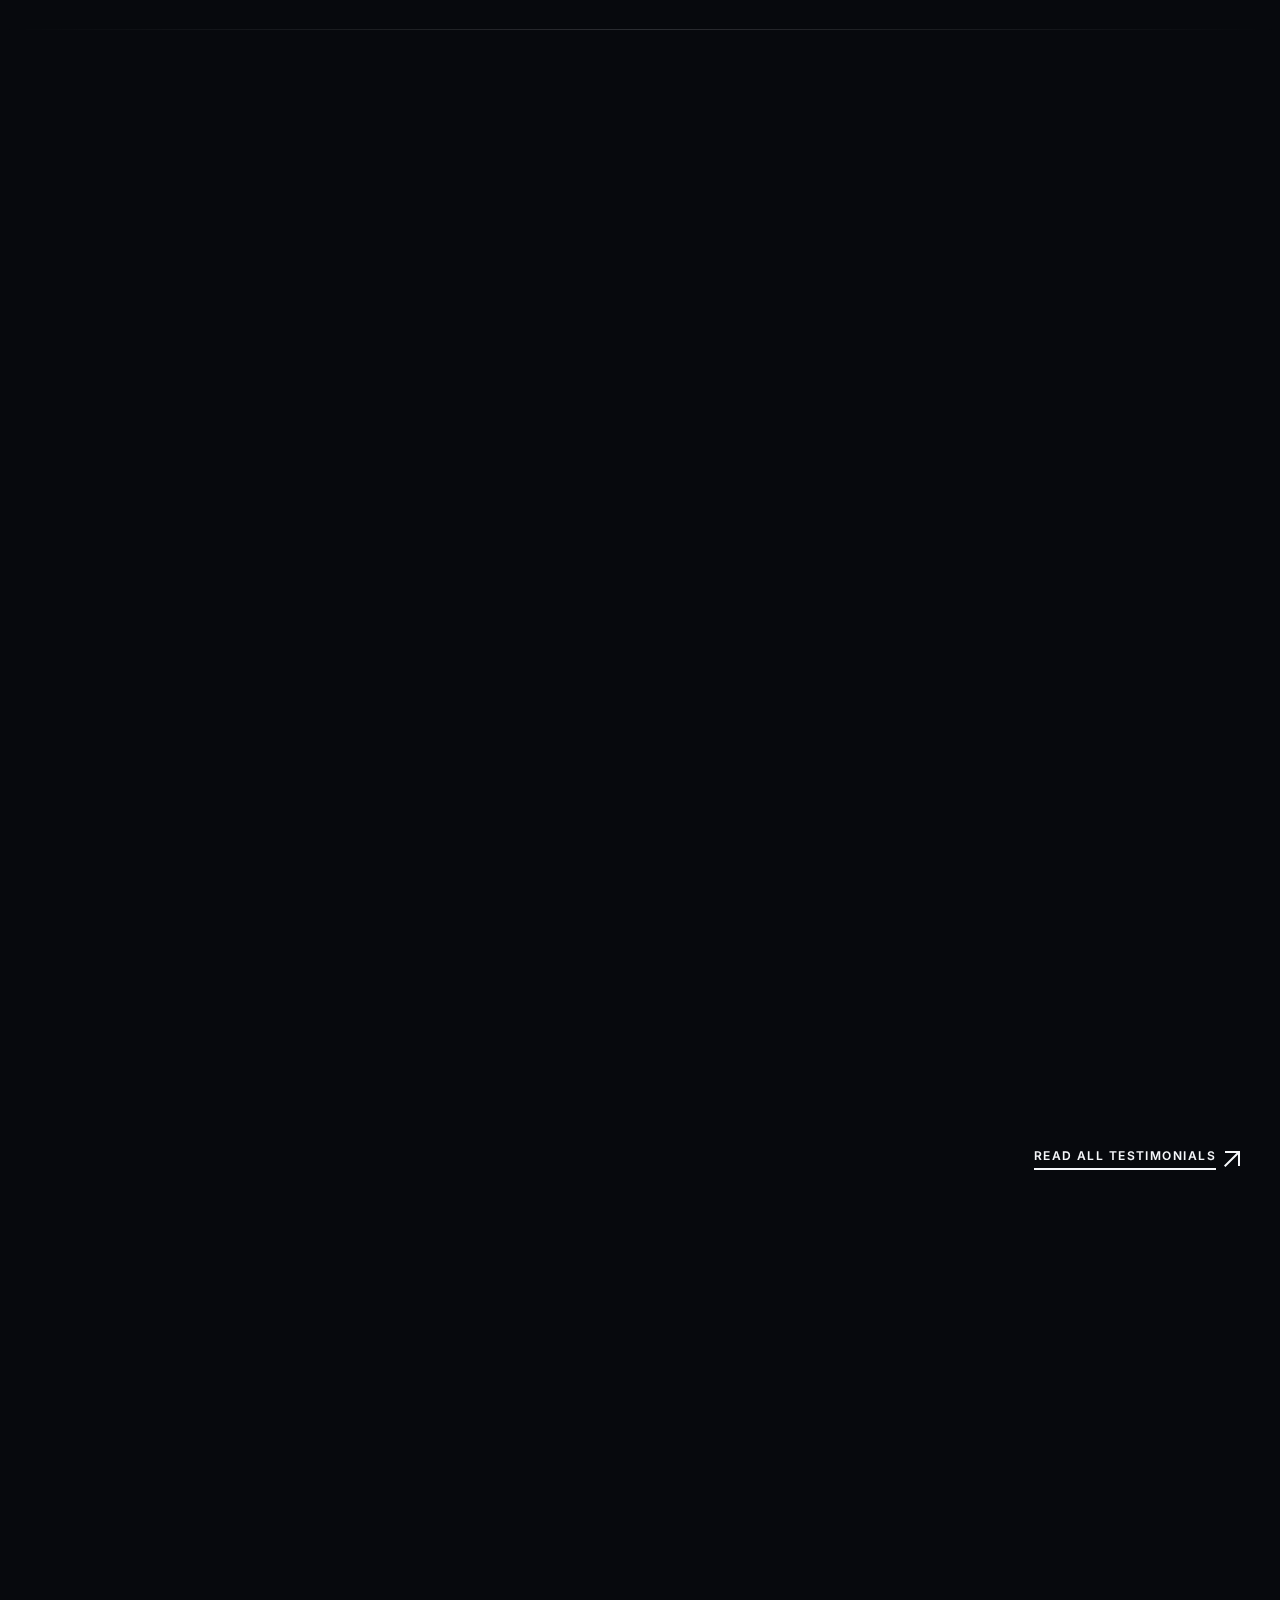
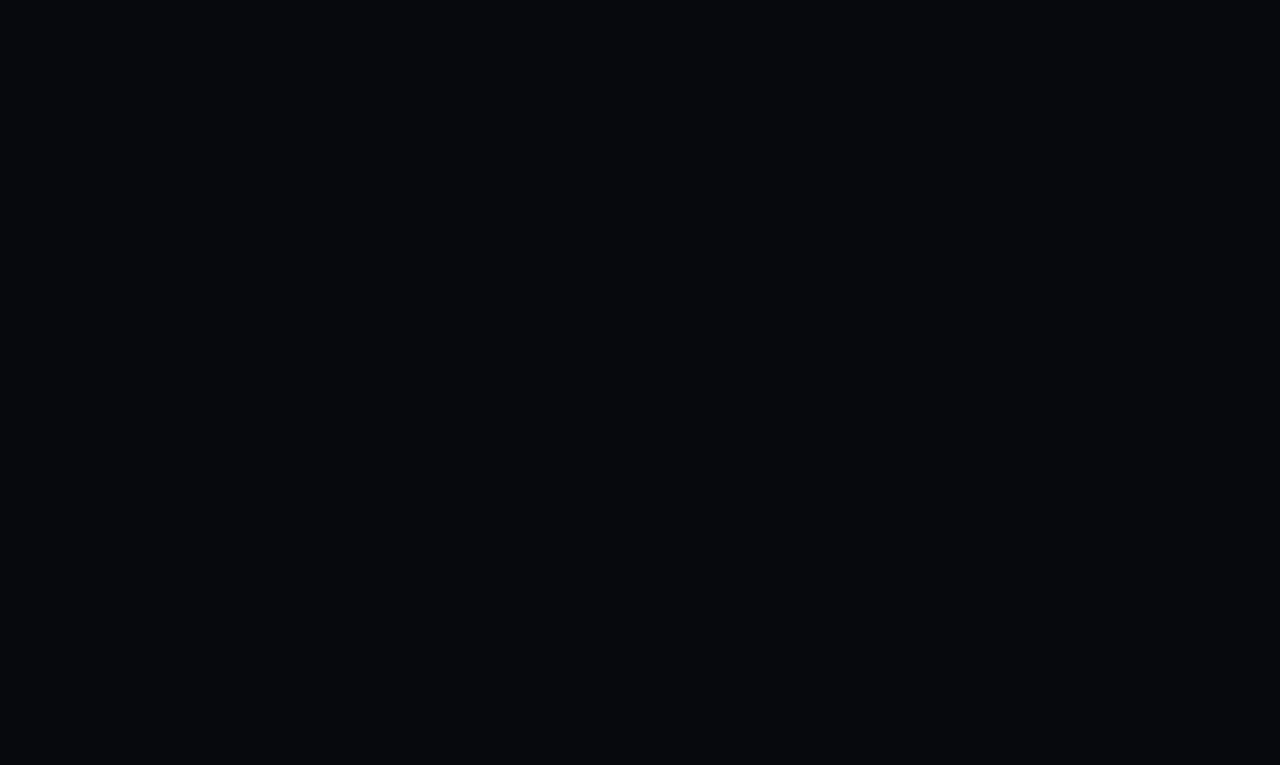
<file: home06.html>
<!DOCTYPE html>
<html lang="en">
<head>
    <meta charset="UTF-8">
    <meta name="viewport" content="width=device-width, initial-scale=1.0">

    <!-- Page Title -->
    <title>Bringer | Digital Agency</title>

    <!-- Google Fonts -->
    <link href="https://fonts.googleapis.com/css2?family=Inter:wght@400;600&amp;display=swap" rel="stylesheet">
    <!-- Config -->
    <link type="text/css" rel="stylesheet" href="css/config.css">
    <!-- Libraries -->
    <link type="text/css" rel="stylesheet" href="css/libs.css">
    <!-- Template Styles -->
    <link type="text/css" rel="stylesheet" href="css/style.css">
    <!-- Responsive -->
    <link type="text/css" rel="stylesheet" href="css/responsive.css">

    <!-- Favicon -->
    <link rel="icon" href="img/favicon.png" sizes="32x32">
</head>
<body>
    <!-- Header -->
    <header id="bringer-header" class="is-frosted is-sticky" data-appear="fade-down" data-unload="fade-up">
        <!-- Desktop Header -->
        <div class="bringer-header-inner">
            <!-- Header Logo -->
            <div class="bringer-header-lp">
                <a href="./" class="bringer-logo">
                    <img src="img/logo.png" alt="bringer." width="88" height="24">
                </a>
            </div>
            <!-- Main Menu -->
            <div class="bringer-header-mp">
                <nav class="bringer-nav">
                    <ul class="main-menu" data-stagger-appear="fade-down" data-stagger-delay="75">
                        <li class="current-menu-parent">
                            <a href="#">Home</a>
                            <ul class="sub-menu">
                                <li>
                                    <a href="index.html">Home 01</a>
                                </li>
                                <li>
                                    <a href="home02.html">Home 02</a>
                                </li>
                                <li>
                                    <a href="home03.html">Home 03</a>
                                </li>
                                <li>
                                    <a href="home04.html">Home 04</a>
                                </li>
                                <li>
                                    <a href="home05.html">Home 05</a>
                                </li>
                                <li class="current-menu-item">
                                    <a href="home06.html">Home 06</a>
                                </li>
                                <li>
                                    <a href="home07.html">Home 07</a>
                                </li>
                                <li>
                                    <a href="home08.html">Home 08</a>
                                </li>
                            </ul>
                        </li>
                        <li>
                            <a href="#">About Us</a>
                            <ul class="sub-menu">
                                <li>
                                    <a href="about-us.html">About Us</a>
                                </li>
                                <li>
                                    <a href="about-me.html">About Me</a>
                                </li>
                                <li>
                                    <a href="team-member.html">Team Member</a>
                                </li>
                            </ul>
                        </li>
                        <li>
                            <a href="#">Pages</a>
                            <ul class="sub-menu">
                                <li>
                                    <a href="services.html">Our Services</a>
                                </li>
                                <li>
                                    <a href="service-details.html">Service Details</a>
                                </li>
                                <li>
                                    <a href="pricing.html">Pricing</a>
                                </li>
                                <li>
                                    <a href="faq.html">F.A.Q.</a>
                                </li>
                                <li>
                                    <a href="testimonials.html">Testimonials</a>
                                </li>
                            </ul>
                        </li>
                        <li>
                            <a href="#">Portfolio</a>
                            <ul class="sub-menu">
                                <li>
                                    <a href="portfolio-infinite-list.html">Infinite List</a>
                                </li>
                                <li>
                                    <a href="portfolio-slider.html">Slider</a>
                                </li>
                                <li>
                                    <a href="portfolio-column.html">Column Cards</a>
                                </li>
                                <li>
                                    <a href="portfolio-grid.html">Classic Grid</a>
                                </li>
                                <li class="bringer-menu-divider"></li>
                                <li>
                                    <a href="portfolio-post01.html">Portfolio Details 01</a>
                                </li>
                                <li>
                                    <a href="portfolio-post02.html">Portfolio Details 02</a>
                                </li>
                                <li>
                                    <a href="portfolio-post03.html">Portfolio Details 03</a>
                                </li>
                            </ul>
                        </li>
                        <li>
                            <a href="contacts.html">Contacts</a>
                        </li>
                    </ul>
                </nav>
            </div>
            <!-- Header Button -->
            <div class="bringer-header-rp">
                <a href="contacts.html" class="bringer-button">Get a FREE Quote</a>
            </div>
        </div>
        <!-- Mobile Header -->
        <div class="bringer-mobile-header-inner">
            <a href="./" class="bringer-logo">
                <img src="img/logo.png" alt="bringer." width="88" height="24">
            </a>
            <a href="#" class="bringer-mobile-menu-toggler">
                <i class="bringer-menu-toggler-icon">
                    <span></span>
                    <span></span>
                    <span></span>
                </i>
            </a>
        </div>
    </header>

    <!-- Page Main -->
    <main id="bringer-main">
        <div class="stg-container">
            <!-- Hero Section -->
            <section>
                <div class="bringer-hero-block bringer-hero-type06">
                    <div class="bringer-bento-grid stg-bottom-gap">
                        <div class="is-large bringer-masked-block" data-appear="fade-right" data-unload="fade-left">
                            <div class="bringer-bento-hero-media bringer-masked-media" data-bg-src="img/home/home06-background.jpg">
                                <!-- Title -->
                                <h1 class="bringer-page-title">Unleash your Creativity</h1>
                                <!-- Description -->
                                <p class="bringer-highlight">We help creative agencies, designers, and other creative people showcase their work and connect with clients.</p>
                            </div>
                            <div class="bringer-masked-content at-bottom-right">
                                <a href="#page06" class="bringer-square-button" data-appear="zoom-in" data-delay="100">
                                    <span class="bringer-icon bringer-icon-arrow-down"></span>
                                </a>
                            </div>
                        </div>
                        <div class="is-small" data-appear="zoom-out" data-delay="100" data-unload="zoom-out">
                            <img class="bringer-lazy" src="img/null.png" data-src="img/portfolio/portfolio04.jpg" alt="Product 04" width="1200" height="1200">
                        </div>
                        <div class="is-small" data-appear="zoom-out" data-delay="200" data-unload="zoom-out">
                            <img class="bringer-lazy" src="img/null.png" data-src="img/portfolio/portfolio08.jpg" alt="Product 08" width="1200" height="1200">
                        </div>
                        <div class="is-medium bringer-block stg-vertical-space-between" data-appear="fade-left" data-delay="300" data-unload="fade-right">
                            <h3>Welcome to Bringer, where creativity meets expertise.</h3>
                            <p>We are a team of passionate and experienced designers, developers, and marketers who specialize in helping businesses of all sizes achieve their goals. We believe that creativity is the key, and we are committed to helping our clients.</p>
                        </div>
                    </div>
                </div><!-- .bringer-hero-block -->
            </section>

            <!-- Section: Counters -->
            <section data-padding="bottom">
                <div class="bringer-grid-4cols bringer-tp-grid-2cols bringer-m-grid-2cols stg-m-small-gap" data-stagger-appear="zoom-in" data-stagger-unload="zoom-out">
                    <!-- Counter Item -->
                    <div class="bringer-counter bringer-block" data-delay="3000">
                        <div class="bringer-counter-number" data-suffix="K+">8</div>
                        <div class="bringer-counter-label">Happy Customers</div>
                    </div><!-- .bringer-counter -->
                    <!-- Counter Item -->
                    <div class="bringer-counter bringer-block" data-delay="3000">
                        <div class="bringer-counter-number" data-suffix="">420</div>
                        <div class="bringer-counter-label">Complated Projects</div>
                    </div><!-- .bringer-counter -->
                    <!-- Counter Item -->
                    <div class="bringer-counter bringer-block" data-delay="3000">
                        <div class="bringer-counter-number" data-suffix="">24</div>
                        <div class="bringer-counter-label">Awwwards Won</div>
                    </div><!-- .bringer-counter -->
                    <!-- Counter Item -->
                    <div class="bringer-counter bringer-block is-accented" data-delay="3000">
                        <div class="bringer-counter-number" data-suffix="+">12</div>
                        <div class="bringer-counter-label">Years of Experience</div>
                    </div><!-- .bringer-counter -->
                </div><!-- .bringer-grid -->
            </section>

            <!-- Section: Services -->
            <section class="backlight-top" id="page06">
                <!-- Section Title -->
                <div class="stg-row bringer-section-title">
                    <div class="stg-col-8 stg-offset-2">
                        <div class="align-center">
                            <h2 data-appear="fade-up" data-unload="fade-up">Our Services</h2>
                            <p class="bringer-large-text" data-appear="fade-up" data-unload="fade-up" data-delay="100">We offer a wide range of creative services to help businesses of all sizes achieve their goals. Our services include:</p>
                        </div>
                    </div>
                </div>
                <!-- List with Preview -->
                <div class="bringer-list-with-preview" data-preview-position="left" data-unload="fade-up" data-delay="200">
                    <div class="bringer-lwp-roster">
                        <!-- Item 01 -->
                        <div class="bringer-lwp-item bringer-block" data-appear="fade-left">
                            <img src="img/home/service01.jpg" alt="Branding" width="800" height="1200">
                            <div class="bringer-lwp-item-content">
                                <h5>Branding<span class="bringer-accent">.</span></h5>
                                <p>We weave visual stories and craft strategic messaging that resonate at heartstrings, build unwavering trust, and turn customers into fervent brand champions.</p>
                            </div>
                        </div>
                                        
                        <!-- Item 02 -->
                        <div class="bringer-lwp-item bringer-block" data-appear="fade-left">
                            <img src="img/home/service02.jpg" alt="Marketing" width="800" height="1200">
                            <div class="bringer-lwp-item-content">
                                <h5>Marketing<span class="bringer-accent">.</span></h5>
                                <p>We design data-driven campaigns that crackle with energy, ignite engagement like wildfire, and turn clicks into conversions. We're the storm that promote your brand.</p>
                            </div>
                        </div>
                                    
                        <!-- Item 03 -->
                        <div class="bringer-lwp-item bringer-block" data-appear="fade-left">
                            <img src="img/home/service03.jpg" alt="Web Design" width="800" height="1200">
                            <div class="bringer-lwp-item-content">
                                <h5>Web Design<span class="bringer-accent">.</span></h5>
                                <p>We sculpt user-friendly websites that convert visitors into loyal devotees.s with intuitive navigation and flawless experiences for every screen. We craft that digital haven.</p>
                            </div>
                        </div>
                                    
                        <!-- Item 04 -->
                        <div class="bringer-lwp-item bringer-block" data-appear="fade-left">
                            <img src="img/home/service04.jpg" alt="Graphic Design" width="800" height="1200">
                            <div class="bringer-lwp-item-content">
                                <h5>Graphic Design<span class="bringer-accent">.</span></h5>
                                <p>We craft visual masterpieces that sing your brand's story in vibrant colors and captivating shapes. From logos that lodge in minds to infographics that make complex ideas sing.</p>
                            </div>
                        </div>
                                    
                        <!-- Learn More -->
                        <div class="align-right">
                            <a href="services.html" class="bringer-arrow-link">Discover all services</a>
                        </div>
                    </div>
                </div><!-- .bringer-list-with-preview -->
            </section>

            <!-- Section: Steps -->
            <section class="backlight-bottom divider-top">
                <!-- Section Title -->
                <div class="stg-row bringer-section-title">
                    <div class="stg-col-8 stg-offset-2">
                        <div class="align-center">
                            <h2 data-appear="fade-up" data-unload="fade-up">4 Steps to Brand Brilliance</h2>
                            <p class="bringer-large-text is-short" data-appear="fade-up" data-unload="fade-up" data-delay="100">We are a passionate team of designers and developers who believe in the power of creativity.</p>
                        </div>
                    </div>
                </div>
                <div class="stg-row stg-valign-middle stg-large-gap">
                    <div class="stg-col-6 stg-tp-bottom-gap-l" data-appear="fade-right" data-unload="fade-left">
                        <div class="bringer-parallax-media">
                            <img class="bringer-lazy" src="img/null.png" data-src="img/home/steps.jpg" alt="Brand Brilliance" width="960" height="960">
                        </div>
                    </div>
                    <div class="stg-col-6" data-unload="fade-right" data-delay="100">
                        <div class="bringer-grid-2cols stg-normal-gap" data-stagger-appear="fade-left">
                            <!-- Grid Item -->
                            <div class="bringer-subgrid-item stg-bottom-gap stg-m-bottom-gap-s">
                                <div class="bringer-title-with-meta">
                                    <span class="bringer-label">Step 01</span>
                                    <h5>Spark Ignition</h5>
                                </div>
                                <div>Share your vision, dreams, and challenges. We listen deeply, sparking the ignition of your brand.</div>
                            </div>
                                                        
                            <!-- Grid Item -->
                            <div class="bringer-subgrid-item stg-bottom-gap stg-m-bottom-gap-s">
                                <div class="bringer-title-with-meta">
                                    <span class="bringer-label">Step 02</span>
                                    <h5>Concept Couture</h5>
                                </div>
                                <div>Explore bespoke concepts tailored just for you. Collaborate and refine, ensuring your brand voice is true.</div>
                            </div>
                                                        
                            <!-- Grid Item -->
                            <div class="bringer-subgrid-item stg-m-bottom-gap-s">
                                <div class="bringer-title-with-meta">
                                    <span class="bringer-label">Step 03</span>
                                    <h5>Masterful Crafting</h5>
                                </div>
                                <div>Watch your vision transform into reality with meticulous attention to detail from our team of experts.</div>
                            </div>
                                                        
                            <!-- Grid Item -->
                            <div class="bringer-subgrid-item">
                                <div class="bringer-title-with-meta">
                                    <span class="bringer-label">Step 04</span>
                                    <h5>Launch &amp; Beyond</h5>
                                </div>
                                <div>Unleash your brand masterpiece to the world. We celebrate your success and optimize for growth.</div>
                            </div>
                        </div>
                    </div>
                </div>
            </section>

            <!-- Section: Portfolio List -->
            <section>
                <!-- Section Title -->
                <div class="stg-row bringer-section-title">
                    <div class="stg-col-8 stg-offset-2">
                        <div class="align-center">
                            <h2 data-appear="fade-up" data-unload="fade-up">Portfolio</h2>
                            <p class="bringer-large-text" data-appear="fade-up" data-unload="fade-up" data-delay="100">We are proud of our work, and we are always looking for new challenges. Take a look at some of our recent portfolios:</p>
                        </div>
                    </div>
                </div>
                <!-- Portfolio List -->
                <div class="stg-row stg-valign-middle stg-tp-column-reverse">
                    <div class="stg-col-6" data-unload="fade-left" data-delay="100">
                        <div class="bringer-grid-1col">
                            <!-- Portfolio List Item -->
                            <div class="bringer-block bringer-portfolio-short-item" data-appear="fade-right" data-delay="0">
                                <div class="bringer-portfolio-thmb">
                                    <img class="bringer-lazy" src="img/null.png" data-src="img/portfolio/portfolio01-thmb.jpg" alt="" width="1200" height="1200">
                                </div>
                                <div class="bringer-portfolio-short-title">
                                    <span class="bringer-meta">Branding</span>
                                    <h6>Curology</h6>
                                </div>
                                <span class="bringer-icon bringer-icon-explore"></span>
                                <a href="portfolio-post01.html"></a>
                            </div><!-- .bringer-portfolio-short-item -->
                                                        
                            <!-- Portfolio List Item -->
                            <div class="bringer-block bringer-portfolio-short-item" data-appear="fade-right" data-delay="100">
                                <div class="bringer-portfolio-thmb">
                                    <img class="bringer-lazy" src="img/null.png" data-src="img/portfolio/portfolio02-thmb.jpg" alt="" width="1200" height="1200">
                                </div>
                                <div class="bringer-portfolio-short-title">
                                    <span class="bringer-meta">Advertising</span>
                                    <h6>Cookie Dough</h6>
                                </div>
                                <span class="bringer-icon bringer-icon-explore"></span>
                                <a href="portfolio-post02.html"></a>
                            </div><!-- .bringer-portfolio-short-item -->
                                                        
                            <!-- Portfolio List Item -->
                            <div class="bringer-block bringer-portfolio-short-item" data-appear="fade-right" data-delay="200">
                                <div class="bringer-portfolio-thmb">
                                    <img class="bringer-lazy" src="img/null.png" data-src="img/portfolio/portfolio03-thmb.jpg" alt="" width="1200" height="1200">
                                </div>
                                <div class="bringer-portfolio-short-title">
                                    <span class="bringer-meta">Marketing</span>
                                    <h6>Gaming Power</h6>
                                </div>
                                <span class="bringer-icon bringer-icon-explore"></span>
                                <a href="portfolio-post03.html"></a>
                            </div><!-- .bringer-portfolio-short-item -->
                                                        
                            <!-- Portfolio List Item -->
                            <div class="bringer-block bringer-portfolio-short-item" data-appear="fade-right" data-delay="300">
                                <div class="bringer-portfolio-thmb">
                                    <img class="bringer-lazy" src="img/null.png" data-src="img/portfolio/portfolio04-thmb.jpg" alt="" width="1200" height="1200">
                                </div>
                                <div class="bringer-portfolio-short-title">
                                    <span class="bringer-meta">Advertising</span>
                                    <h6>Riot Energy</h6>
                                </div>
                                <span class="bringer-icon bringer-icon-explore"></span>
                                <a href="portfolio-post04.html"></a>
                            </div><!-- .bringer-portfolio-short-item -->
                            
                            <!-- Learn More -->
                            <div class="bringer-portfolio-short-item bringer-portfolio-short-more" data-appear="fade-right" data-delay="400">
                                <div class="bringer-portfolio-short-title">
                                    <span class="bringer-label">Click to explore</span>
                                    <h6>Full Portfolio</h6>
                                </div>
                                <span class="bringer-icon bringer-icon-explore"></span>
                                <a href="portfolio-infinite-list.html"></a>
                            </div><!-- .bringer-portfolio-short-more -->
                        </div>
                    </div>
                    <div class="stg-col-6 stg-tp-bottom-gap" data-unload="fade-right" data-delay="200">
                        <div class="bringer-parallax-media" data-appear="fade-left">
                            <img class="bringer-lazy" src="img/null.png" data-src="img/home/portfolio.jpg" alt="Our Portfolio" width="960" height="1095">
                        </div>
                    </div>
                </div>
            </section>

            <!-- Section: Testimonials -->
            <section class="divider-top">
                <!-- Section Title -->
                <div class="stg-row bringer-section-title">
                    <div class="stg-col-8 stg-offset-2">
                        <div class="align-center">
                            <h2 data-appear="fade-up" data-unload="fade-up">What Our Clients Say</h2>
                            <p class="bringer-large-text" data-appear="fade-up" data-unload="fade-up" data-delay="100">Read what our clients have to say about our work.</p>
                        </div>
                    </div>
                </div>
                <!-- Testimonials -->
                <div class="stg-row">
                    <div class="stg-col-6 stg-tp-col-8 stg-tp-offset-2 stg-tp-bottom-gap" data-unload="fade-left" data-delay="100">
                        <div class="bringer-parallax-media" data-appear="fade-right" data-threshold="0">
                            <img class="bringer-lazy" src="img/null.png" data-src="img/home/testimonials02.jpg" alt="What Our Clients Say" width="850" height="1200">
                        </div>
                    </div>
                    <div class="stg-col-6" data-unload="fade-right" data-delay="200">
                        <div class="bringer-grid-1col stg-normal-gap">
                            <!-- Card Item -->
                            <div class="bringer-block bringer-tetimonials-card" data-appear="fade-left" data-delay="0">
                                <div class="bringer-tetimonials-card-descr">
                                    "Before working with Bringer, our brand felt lost in the crowd. They not only gave us a stunning logo and website, but they also crafted a brand story that resonated with our customers. Now, we're seeing a surge in loyalty and engagement, and it all started with a spark!"
                                </div>
                                <div class="bringer-tetimonials-card-footer">
                                    <div class="bringer-tetimonials-card-name">
                                        <h6>Sarah Janson</h6>
                                        <span class="bringer-meta">CEO of Bloom Eco-Spa</span>
                                    </div>
                                    <div class="bringer-tetimonials-card-rate">
                                        <span class="bringer-tetimonials-stars5"></span>
                                    </div>
                                </div>
                            </div><!-- .bringer-tetimonials-card -->
                                                        
                            <!-- Card Item -->
                            <div class="bringer-block bringer-tetimonials-card" data-appear="fade-left" data-delay="50">
                                <div class="bringer-tetimonials-card-descr">
                                    "We knew we needed a digital boost, but we had no idea where to start. Bringer came in like a team of data-driven superheroes! They built targeted campaigns that reached our ideal audience, and the results were incredible. Our leads skyrocketed, and our conversion rates doubled. They truly understand the power of digital!"
                                </div>
                                <div class="bringer-tetimonials-card-footer">
                                    <div class="bringer-tetimonials-card-name">
                                        <h6>Michael Kaper</h6>
                                        <span class="bringer-meta">VP of Marketing, Tech Inc.</span>
                                    </div>
                                    <div class="bringer-tetimonials-card-rate">
                                        <span class="bringer-tetimonials-stars5"></span>
                                    </div>
                                </div>
                            </div><!-- .bringer-tetimonials-card -->
                                                        
                            <!-- Card Item -->
                            <div class="bringer-block bringer-tetimonials-card" data-appear="fade-left" data-delay="100">
                                <div class="bringer-tetimonials-card-descr">
                                    "Words cannot express how pleased we are with the visuals Bringer created for our brand. From the captivating infographics to the social media graphics that pop off the screen, they've injected an emotional punch into our communication that resonates deeply with our audience. Now, every visual tells our story with stunning clarity."
                                </div>
                                <div class="bringer-tetimonials-card-footer">
                                    <div class="bringer-tetimonials-card-name">
                                        <h6>Anna Larson</h6>
                                        <span class="bringer-meta">Founder of StoryCraft Books</span>
                                    </div>
                                    <div class="bringer-tetimonials-card-rate">
                                        <span class="bringer-tetimonials-stars4"></span>
                                    </div>
                                </div>
                            </div><!-- .bringer-tetimonials-card -->

                            <!-- Learn More -->
                            <div class="align-right">
                                <a href="testimonials.html" class="bringer-arrow-link">Read all testimonials</a>
                            </div>
                        </div><!-- .bringer-grid -->
                    </div>
                </div>
            </section>

            <!-- Section: CTA Form -->
            <section data-padding="bottom">
                <div class="bringer-masked-cta bringer-masked-block" data-unload="fade-down">
                    <form action="mail-short.php" method="post" data-fill-error="Please, fill out the form." class="bringer-contact-form is-short bringer-masked-media" data-appear="fade-up">
                        <div class="bringer-form-content bringer-cta-form">
                            <div class="bringer-cta-form-content" data-appear="fade-up" data-delay="100">
                                <div class="bringer-cta-title">Ready to set your Brand ablaze?</div>
                                <input type="email" id="subscribe_email" name="subscribe_email" placeholder="email@example.com" required>
                            </div>
                            <div class="bringer-cta-form-button" data-appear="fade-up" data-delay="200">
                                <button type="submit">
                                    <span class="bringer-icon bringer-icon-arrow-submit"></span>
                                </button>
                            </div>
                            <div class="bringer-contact-form__response"></div>
                        </div>
                        <span class="bringer-form-spinner"></span>
                    </form>
                    <div class="bringer-masked-cta-content bringer-masked-content at-top-right">
                        <p class="bringer-large-text" data-appear="fade-down">Let's craft a visual identity that ignites passion and loyalty. ✨</p>
                    </div>
                </div>
            </section>
        </div><!-- .stg-container -->

        <!-- Footer -->
        <footer id="bringer-footer" data-appear="fade-up" data-unload="fade-down">
            <!-- Footer Widgets Area -->
            <div class="bringer-footer-widgets">
                <div class="stg-container">
                    <div class="stg-row" data-stagger-appear="fade-left" data-stagger-delay="100">
                        <div class="stg-col-5 stg-tp-col-12 stg-tp-bottom-gap-l">
                            <div class="bringer-info-widget">
                                <a href="./" class="bringer-logo footer-logo">
                                    <img src="img/logo.png" alt="bringer." width="88" height="24">
                                </a>
                                <div class="bringer-info-description">We are a passionate team of developers and designers who believe in the power of creativity. We help creative people create a strong online presence that shows their work and tells a story.</div>
                                <span class="bringer-label">Follow us:</span>
                                <ul class="bringer-socials-list" data-stagger-appear="fade-up" data-stagger-delay="75">
                                    <li>
                                        <a href="#" target="_blank" class="bringer-socials-facebook">
                                            <i></i>
                                        </a>
                                    </li>
                                    <li>
                                        <a href="#" target="_blank" class="bringer-socials-instagram">
                                            <i></i>
                                        </a>
                                    </li>
                                    <li>
                                        <a href="#" target="_blank" class="bringer-socials-x">
                                            <i></i>
                                        </a>
                                    </li>
                                    <li>
                                        <a href="#" target="_blank" class="bringer-socials-tiktok">
                                            <i></i>
                                        </a>
                                    </li>
                                    <li>
                                        <a href="#" target="_blank" class="bringer-socials-patreon">
                                            <i></i>
                                        </a>
                                    </li>
                                </ul>
                            </div>
                        </div>
                        <div class="stg-col-2 stg-offset-1 stg-tp-col-4 stg-m-col-4">
                            <div class="bringer-widget">
                                <h6>Services</h6>
                                <div class="bringer-menu-widget">
                                    <ul>
                                        <li><a href="service-details.html">Branding</a></li>
                                        <li><a href="service-details.html">Marketing</a></li>
                                        <li><a href="service-details.html">Graphic Design</a></li>
                                        <li><a href="service-details.html">Web Design</a></li>
                                        <li><a href="service-details.html">Content Creation</a></li>
                                    </ul>
                                </div>
                            </div><!-- .bringer-widget -->
                        </div>
                        <div class="stg-col-2 stg-tp-col-4 stg-m-col-4">
                            <div class="bringer-widget">
                                <h6>About Us</h6>
                                <div class="bringer-menu-widget">
                                    <ul>
                                        <li><a href="about-us.html">About Us</a></li>
                                        <li><a href="about-me.html">About Me</a></li>
                                        <li><a href="team-member.html">Our Team</a></li>
                                        <li><a href="testimonials.html">Testimonials</a></li>
                                        <li><a href="contacts.html">Get in Touch</a></li>
                                    </ul>
                                </div>
                            </div><!-- .bringer-widget -->
                        </div>
                        <div class="stg-col-2 stg-tp-col-4 stg-m-col-4">
                            <div class="bringer-widget">
                                <h6>Resources</h6>
                                <div class="bringer-menu-widget">
                                    <ul>
                                        <li><a href="pricing.html">Pricing</a></li>
                                        <li><a href="faq.html">Help Center</a></li>
                                        <li><a href="services.html">Our Services</a></li>
                                        <li><a href="#">Terms of Use</a></li>
                                        <li><a href="#">Privacy Policy</a></li>
                                    </ul>
                                </div>
                            </div><!-- .bringer-widget -->
                        </div>
                    </div><!-- .stg-row -->
                </div><!-- .stg-container -->
            </div><!-- .bringer-footer-widgets -->

            <!-- Footer Copyright Line -->
            <div class="bringer-footer-line stg-container">
                <div class="align-center">
                    Copyright &copy; 2024. All Rights Reserved.
                </div>
            </div><!-- bringer-footer-line -->
        </footer>
	</main>

    <!-- Right Click Protection Block -->
    <div class="bringer-rcp-wrap">
        <div class="bringer-rcp-overlay"></div>
        <div class="bringer-rcp-container">
            <h2>The context menu is not allowed on this page.</h2>
        </div>
    </div>

    <!-- Dynamic Backlight -->
    <div class="bringer-backlight"></div>

    <!-- JS Scripts -->
    <script src="js/lib/jquery.min.js"></script>
    <script src="js/lib/libs.js"></script>
    <script src="js/contact_form.js"></script>
    <script src="js/st-core.js"></script>
    <script src="js/classes.js"></script>
    <script src="js/main.js"></script>
</body>
</html>
</file>
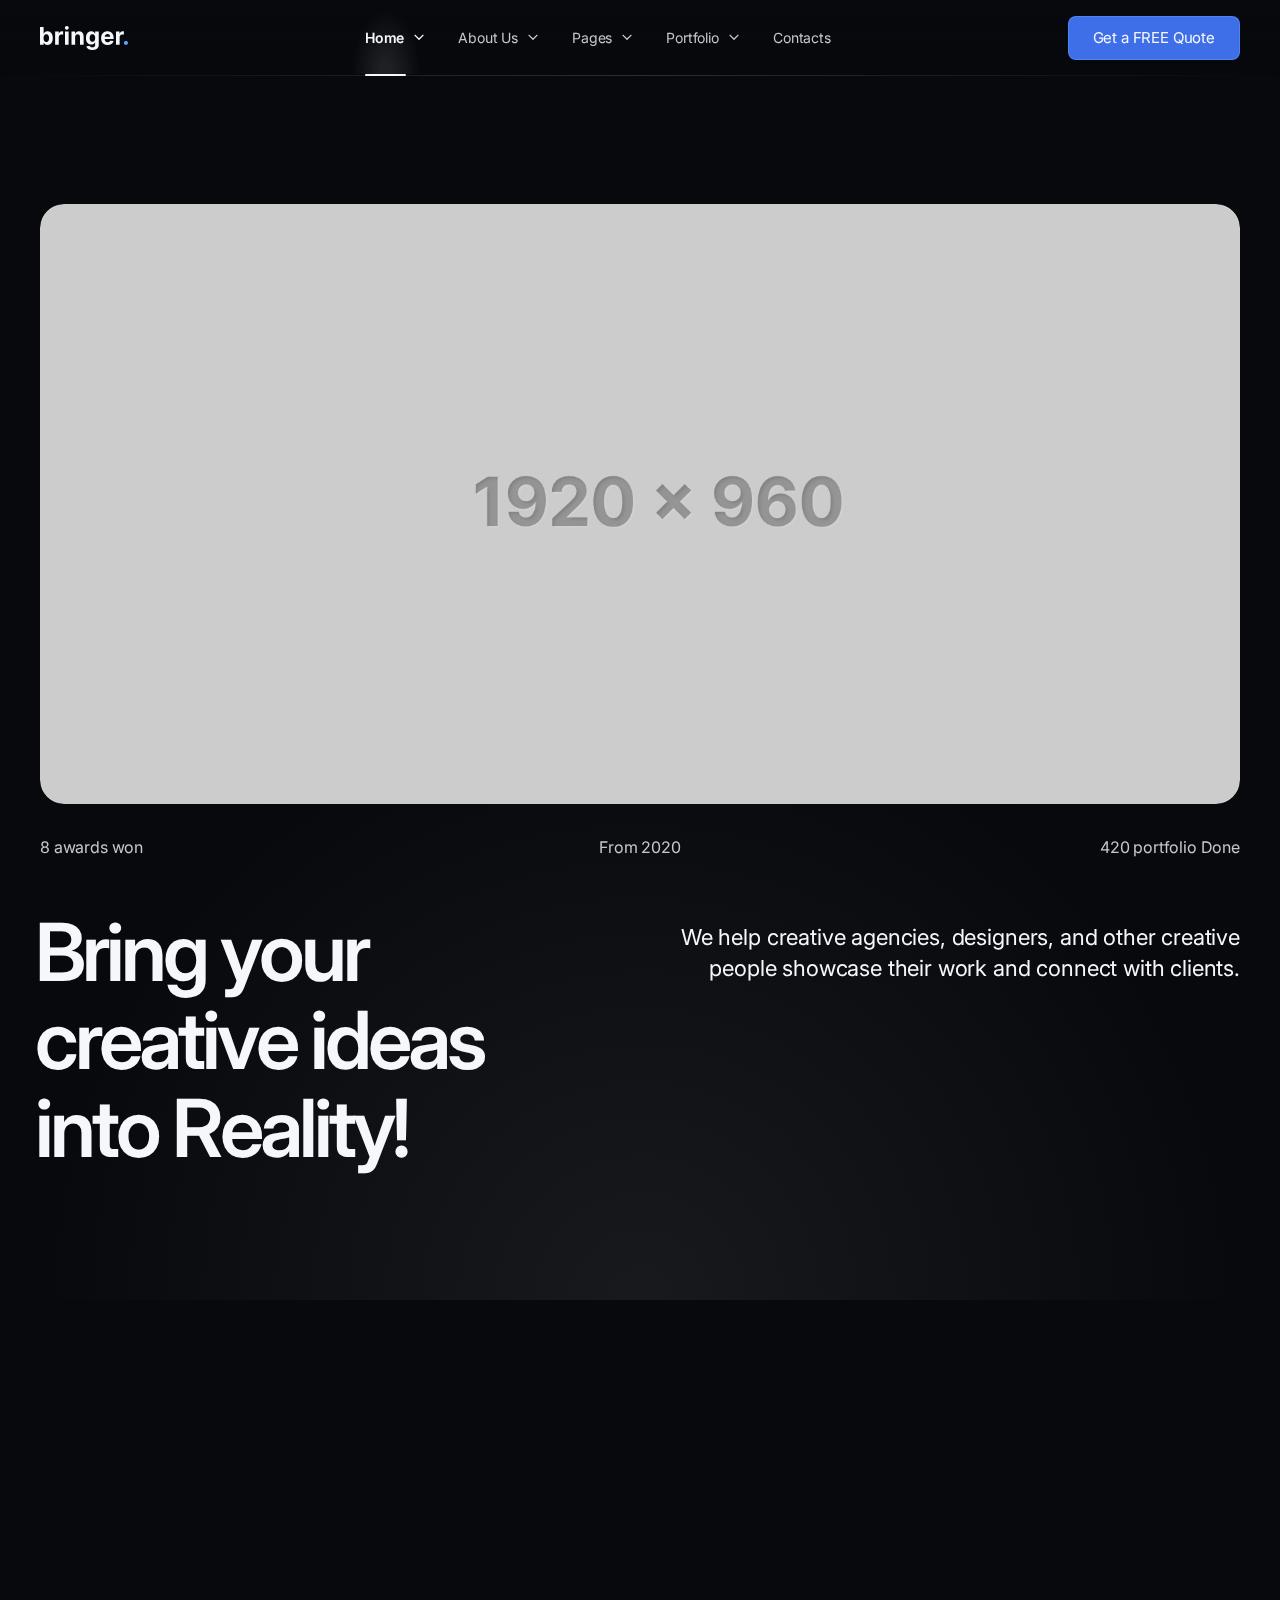
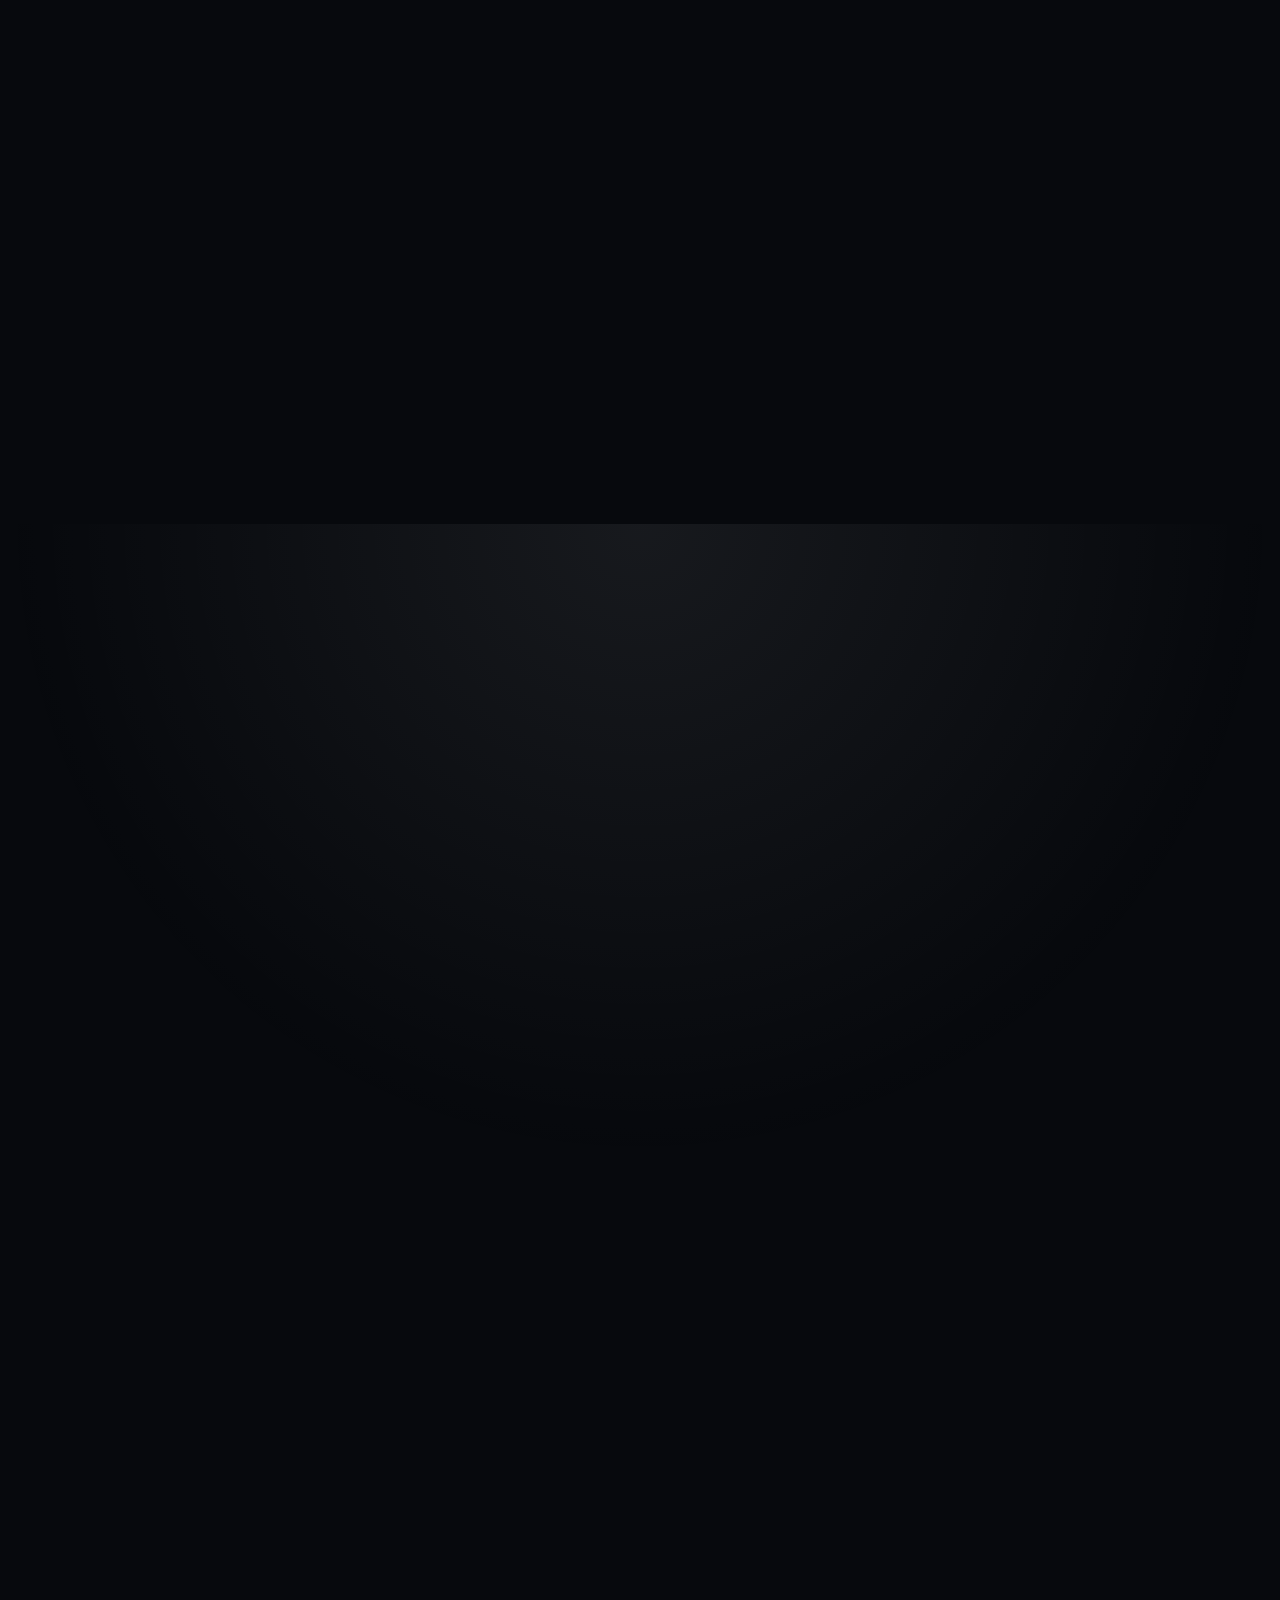
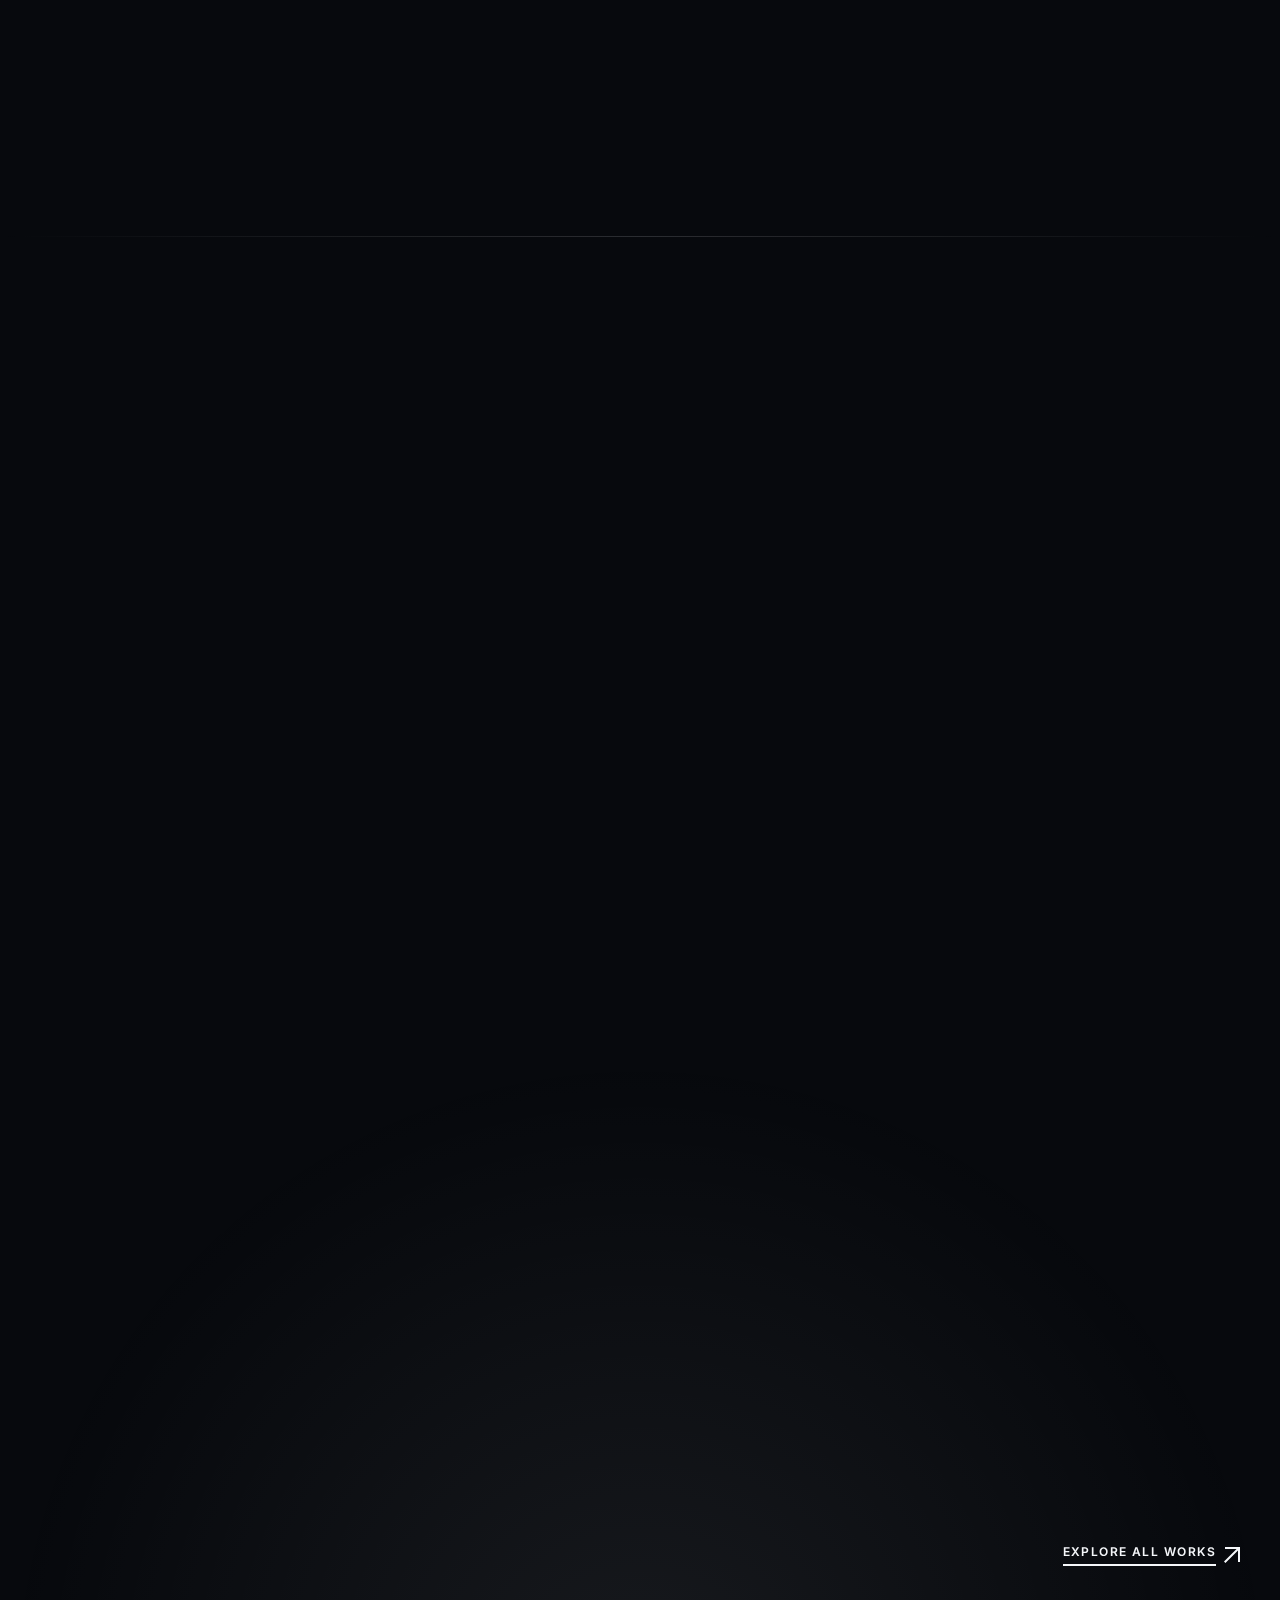
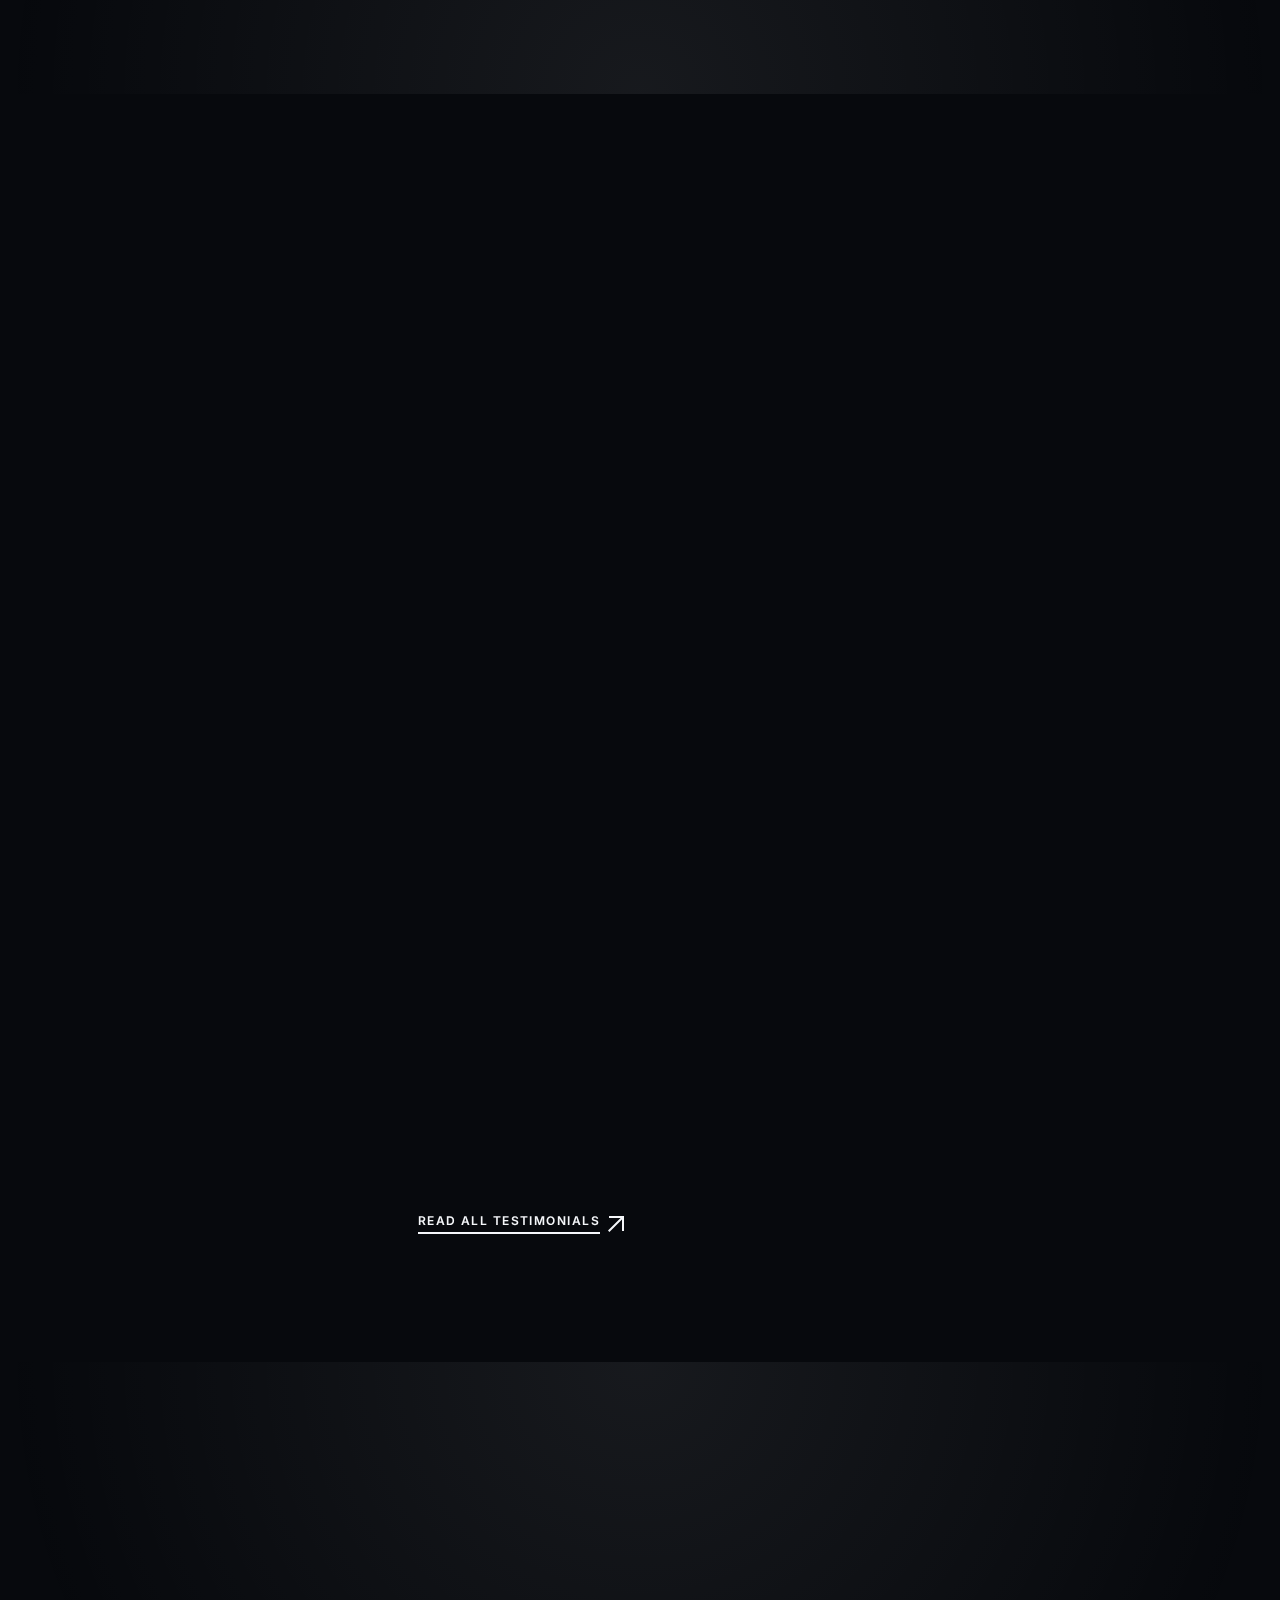
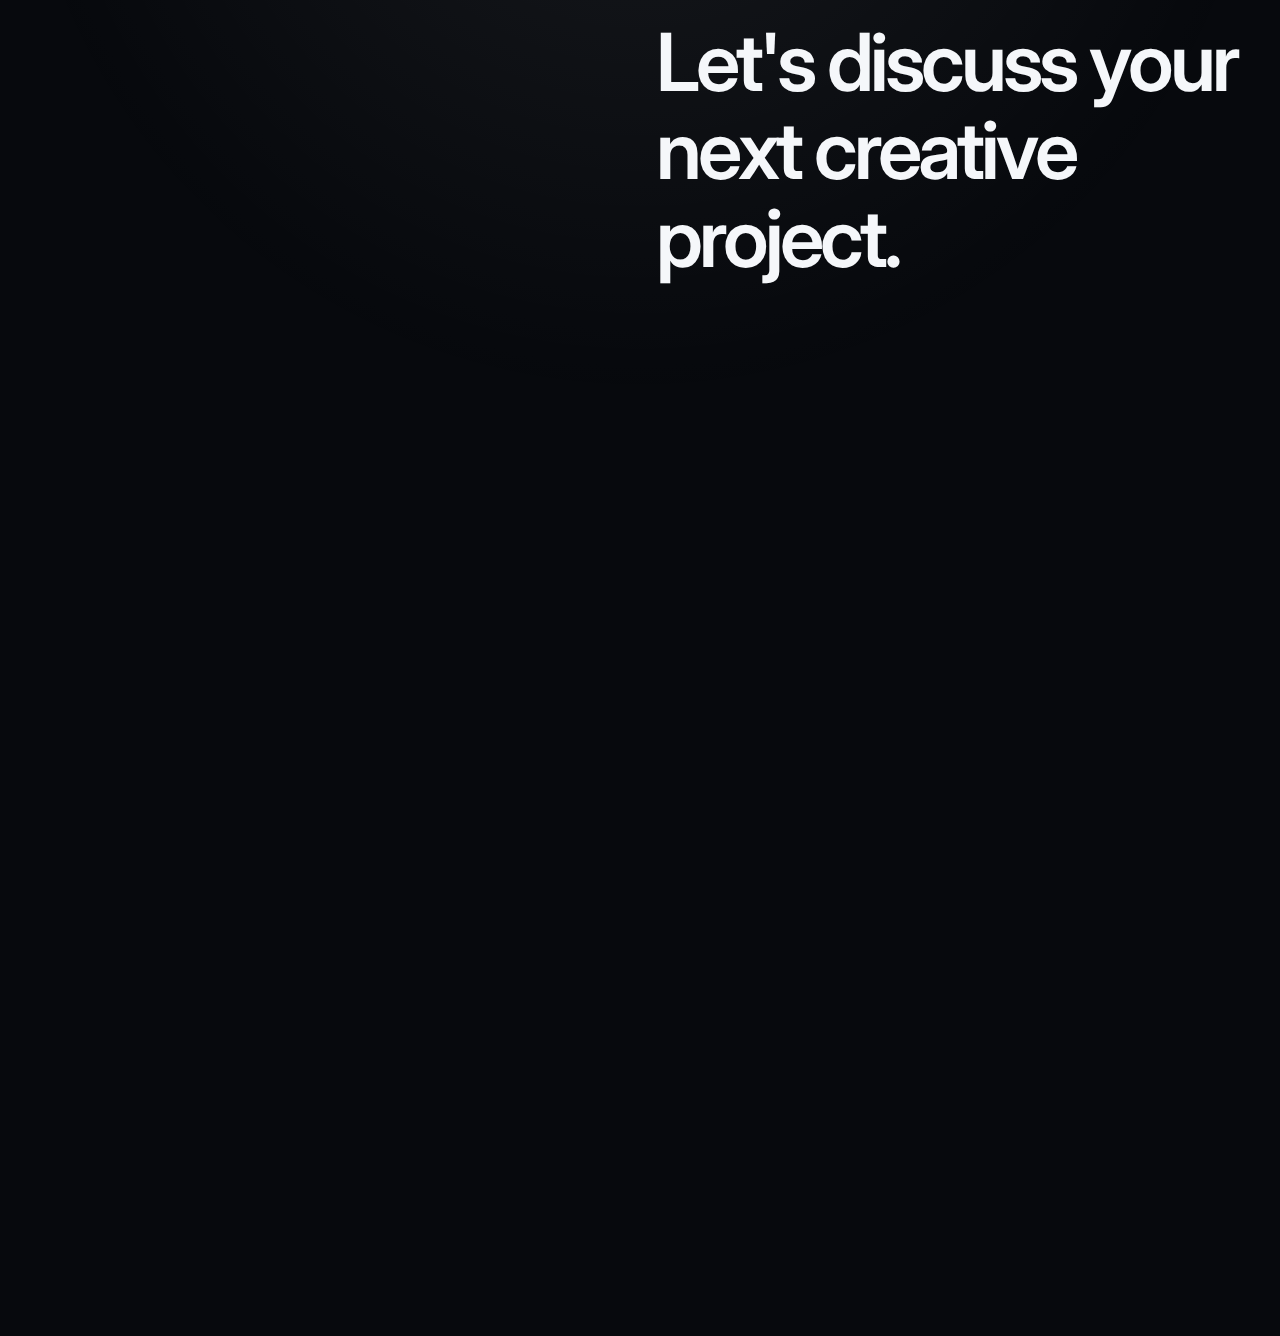
<file: home07.html>
<!DOCTYPE html>
<html lang="en">
<head>
    <meta charset="UTF-8">
    <meta name="viewport" content="width=device-width, initial-scale=1.0">

    <!-- Page Title -->
    <title>Bringer | Digital Agency</title>

    <!-- Google Fonts -->
    <link href="https://fonts.googleapis.com/css2?family=Inter:wght@400;600&amp;display=swap" rel="stylesheet">
    <!-- Config -->
    <link type="text/css" rel="stylesheet" href="css/config.css">
    <!-- Libraries -->
    <link type="text/css" rel="stylesheet" href="css/libs.css">
    <!-- Template Styles -->
    <link type="text/css" rel="stylesheet" href="css/style.css">
    <!-- Responsive -->
    <link type="text/css" rel="stylesheet" href="css/responsive.css">

    <!-- Favicon -->
    <link rel="icon" href="img/favicon.png" sizes="32x32">
</head>
<body>
    <!-- Header -->
    <header id="bringer-header" class="is-frosted is-sticky" data-appear="fade-down" data-unload="fade-up">
        <!-- Desktop Header -->
        <div class="bringer-header-inner">
            <!-- Header Logo -->
            <div class="bringer-header-lp">
                <a href="./" class="bringer-logo">
                    <img src="img/logo.png" alt="bringer." width="88" height="24">
                </a>
            </div>
            <!-- Main Menu -->
            <div class="bringer-header-mp">
                <nav class="bringer-nav">
                    <ul class="main-menu" data-stagger-appear="fade-down" data-stagger-delay="75">
                        <li class="current-menu-parent">
                            <a href="#">Home</a>
                            <ul class="sub-menu">
                                <li>
                                    <a href="index.html">Home 01</a>
                                </li>
                                <li>
                                    <a href="home02.html">Home 02</a>
                                </li>
                                <li>
                                    <a href="home03.html">Home 03</a>
                                </li>
                                <li>
                                    <a href="home04.html">Home 04</a>
                                </li>
                                <li>
                                    <a href="home05.html">Home 05</a>
                                </li>
                                <li>
                                    <a href="home06.html">Home 06</a>
                                </li>
                                <li class="current-menu-item">
                                    <a href="home07.html">Home 07</a>
                                </li>
                                <li>
                                    <a href="home08.html">Home 08</a>
                                </li>
                            </ul>
                        </li>
                        <li>
                            <a href="#">About Us</a>
                            <ul class="sub-menu">
                                <li>
                                    <a href="about-us.html">About Us</a>
                                </li>
                                <li>
                                    <a href="about-me.html">About Me</a>
                                </li>
                                <li>
                                    <a href="team-member.html">Team Member</a>
                                </li>
                            </ul>
                        </li>
                        <li>
                            <a href="#">Pages</a>
                            <ul class="sub-menu">
                                <li>
                                    <a href="services.html">Our Services</a>
                                </li>
                                <li>
                                    <a href="service-details.html">Service Details</a>
                                </li>
                                <li>
                                    <a href="pricing.html">Pricing</a>
                                </li>
                                <li>
                                    <a href="faq.html">F.A.Q.</a>
                                </li>
                                <li>
                                    <a href="testimonials.html">Testimonials</a>
                                </li>
                            </ul>
                        </li>
                        <li>
                            <a href="#">Portfolio</a>
                            <ul class="sub-menu">
                                <li>
                                    <a href="portfolio-infinite-list.html">Infinite List</a>
                                </li>
                                <li>
                                    <a href="portfolio-slider.html">Slider</a>
                                </li>
                                <li>
                                    <a href="portfolio-column.html">Column Cards</a>
                                </li>
                                <li>
                                    <a href="portfolio-grid.html">Classic Grid</a>
                                </li>
                                <li class="bringer-menu-divider"></li>
                                <li>
                                    <a href="portfolio-post01.html">Portfolio Details 01</a>
                                </li>
                                <li>
                                    <a href="portfolio-post02.html">Portfolio Details 02</a>
                                </li>
                                <li>
                                    <a href="portfolio-post03.html">Portfolio Details 03</a>
                                </li>
                            </ul>
                        </li>
                        <li>
                            <a href="contacts.html">Contacts</a>
                        </li>
                    </ul>
                </nav>
            </div>
            <!-- Header Button -->
            <div class="bringer-header-rp">
                <a href="contacts.html" class="bringer-button">Get a FREE Quote</a>
            </div>
        </div>
        <!-- Mobile Header -->
        <div class="bringer-mobile-header-inner">
            <a href="./" class="bringer-logo">
                <img src="img/logo.png" alt="bringer." width="88" height="24">
            </a>
            <a href="#" class="bringer-mobile-menu-toggler">
                <i class="bringer-menu-toggler-icon">
                    <span></span>
                    <span></span>
                    <span></span>
                </i>
            </a>
        </div>
    </header>

    <!-- Page Main -->
    <main id="bringer-main">
        <div class="stg-container">
            <!-- Hero Section -->
            <section class="backlight-bottom">
                <div class="bringer-hero-block bringer-hero-type07">
                    <!-- Media -->
                    <div class="bringer-hero-media-wrap">
                        <div class="bringer-parallax-media" data-appear="fade-down" data-unload="fade-up">
                            <img class="bringer-lazy" src="img/null.png" data-src="img/home/home07-hero.jpg" alt="We are Bringer" width="1920" height="960">
                        </div>
                    </div>
                    
                    <!-- Info Line -->
                    <div class="bringer-hero-info-line" data-stagger-appear="fade-down" data-stagger-delay="100" data-delay="100" data-unload="fade-up">
                        <div>8 awards won</div>
                        <div>From 2020</div>
                        <div>420 portfolio Done</div>
                    </div><!-- .bringer-hero-info-line -->

                    <!-- Title and Additional -->
                    <div class="stg-row">
                        <div class="stg-col-6 stg-tp-col-6 stg-m-col-10 stg-m-offset-1 stg-m-bottom-gap" data-unload="fade-left">
                            <h1 class="bringer-page-title m-align-center" data-split-appear="fade-left">Bring your creative ideas into Reality!</h1>
                        </div>
                        <div class="stg-col-6 stg-tp-col-6" data-unload="fade-right">
                            <div class="align-right stg-bottom-gap-l stg-tp-bottom-gap-none m-align-center" data-appear="fade-down">
                                <p class="bringer-large-text">We help creative agencies, designers, and other creative people showcase their work and connect with clients.</p>
                            </div>
                            <!-- Social Proof -->
                            <div class="bringer-hero-social-proof">
                                <div data-stagger-appear="fade-down" data-stagger-delay="100" data-delay="50">
                                    <img src="img/home/social-proof04.jpg" alt="Client 01">
                                    <img src="img/home/social-proof01.jpg" alt="Client 02">
                                    <img src="img/home/social-proof02.jpg" alt="Client 03">
                                    <a href="testimonials.html" class="bringer-square-button">
                                        <span>Trusted by</span>
                                        <h5>24k+</h5>
                                        <span>Customers</span>
                                    </a>
                                </div>
                            </div>
                        </div>
                    </div>
                </div><!-- .bringer-hero-block -->
            </section>

            <!-- Section: About -->
            <section>
                <div class="stg-row stg-large-gap stg-m-normal-gap">
                    <div class="stg-col-6 stg-tp-bottom-gap-l stg-m-bottom-gap" data-appear="fade-right" data-unload="fade-left">
                        <div class="bringer-parallax-media">
                            <img class="bringer-lazy" src="img/null.png" data-src="img/home/about02.jpg" alt="About Us" width="960" height="960">
                        </div>
                    </div>
                    <div class="stg-col-6 stg-vertical-space-between" data-appear="fade-left" data-unload="fade-right">
                        <div>
                            <h3>We are a passionate team of designers and developers.</h3>
                            <p class="bringer-large-text">We are a passionate team of designers and developers who believe in the power of creativity.</p>
                            <p>We are a team of passionate and experienced designers, developers, and marketers who specialize in helping businesses of all sizes achieve their goals. We believe that creativity is the key to success, and we are committed to helping our clients unleash their full potential.</p>
                        </div>
                        <a href="about-us.html" class="bringer-icon-link" data-appear="zoom-in">
                            <div class="bringer-icon-wrap">
                                <i class="bringer-icon bringer-icon-explore"></i>
                            </div>
                            <div class="bringer-icon-link-content">
                                <h6>
                                    We are
                                    <br>
                                    Passionate Team
                                </h6>
                                <span class="bringer-label">Learn More About Us</span>
                            </div>
                        </a><!-- .bringer-icon-link -->
                    </div>
                </div><!-- .stg-row -->
            </section>

            <!-- Section: Services -->
            <!-- Section: Our Services -->
            <section class="backlight-top">
                <!-- Section Title -->
                <div class="stg-row bringer-section-title">
                    <div class="stg-col-8 stg-offset-2">
                        <div class="align-center">
                            <h2 data-appear="fade-up" data-unload="fade-up">Our Services</h2>
                            <p class="bringer-large-text" data-appear="fade-up" data-unload="fade-up" data-delay="100">We offer a wide range of creative services to help businesses of all sizes achieve their goals. Our services include:</p>
                        </div>
                    </div>
                </div>
                <!-- Services List -->
                <div class="bringer-detailed-list-wrap" data-appear="fade-up" data-unload="fade-up" data-delay="200" data-threshold="0">
                    <ul class="bringer-detailed-list">
                        <li>
                            <div class="bringer-detailed-list-title">
                                <h4>Branding<span class="bringer-accent">.</span></h4>
                            </div>
                            <div class="bringer-detailed-list-description">
                                <p>We weave visual stories and craft strategic messaging that resonate at heartstrings, build unwavering trust, and turn customers into fervent brand champions. Imagine seeing your logo come alive, not just a symbol but a rallying cry, an unwavering beacon in a sea of sameness. That's the power of branding we unleash.</p>
                            </div>
                            <div class="bringer-detailed-list-button">
                                <span class="bringer-icon bringer-icon-explore"></span>
                            </div>
                            <a href="service-details.html"></a>
                        </li>
                        <li>
                            <div class="bringer-detailed-list-title">
                                <h4>Marketing<span class="bringer-accent">.</span></h4>
                            </div>
                            <div class="bringer-detailed-list-description">
                                <p>We design data-driven campaigns that crackle with energy, ignite engagement like wildfire, and turn clicks into conversions. Picture social media abuzz with your brand, blog posts sparking curiosity, and targeted ads finding their perfect match. We're the storm that propels your brand to ever-higher heights.</p>
                            </div>
                            <div class="bringer-detailed-list-button">
                                <span class="bringer-icon bringer-icon-explore"></span>
                            </div>
                            <a href="service-details.html"></a>
                        </li>
                        <li>
                            <div class="bringer-detailed-list-title">
                                <h4>Graphic Design<span class="bringer-accent">.</span></h4>
                            </div>
                            <div class="bringer-detailed-list-description">
                                <p>We craft visual masterpieces that sing your brand's story in vibrant colors and captivating shapes. From logos that lodge in minds to infographics that make complex ideas sing, we inject emotional punch and crystal-clear clarity into every pixel. Let your visuals become the unforgettable face of your brand.</p>
                            </div>
                            <div class="bringer-detailed-list-button">
                                <span class="bringer-icon bringer-icon-explore"></span>
                            </div>
                            <a href="service-details.html"></a>
                        </li>
                        <li>
                            <div class="bringer-detailed-list-title">
                                <h4>Web Design<span class="bringer-accent">.</span></h4>
                            </div>
                            <div class="bringer-detailed-list-description">
                                <p>We sculpt user-friendly websites that convert visitors into loyal devotees, seamlessly blending stunning aesthetics with intuitive navigation and flawless experiences for every screen. Imagine your website as a warm, inviting space where potential customers linger, explore, and ultimately succumb to its charms. We craft that digital haven.</p>
                            </div>
                            <div class="bringer-detailed-list-button">
                                <span class="bringer-icon bringer-icon-explore"></span>
                            </div>
                            <a href="service-details.html"></a>
                        </li>
                        <li>
                            <div class="bringer-detailed-list-title">
                                <h4>Content Creation<span class="bringer-accent">.</span></h4>
                            </div>
                            <div class="bringer-detailed-list-description">
                                <p>We weave compelling narratives into blog posts, website copy, and social media content that resonate with your audience like a well-loved symphony. Picture search engines whispering your brand's name, and customers sharing your story with eager ears. We craft the voice that makes your brand sing.</p>
                            </div>
                            <div class="bringer-detailed-list-button">
                                <span class="bringer-icon bringer-icon-explore"></span>
                            </div>
                            <a href="service-details.html"></a>
                        </li>
                    </ul>
                </div>
                <div class="align-center stg-top-gap" data-appear="fade-up" data-unload="zoom-out" data-delay="100">
                    <a href="services.html" class="bringer-button">Explore All Services</a>
                </div>
            </section>

            <!-- Section: Portfolio -->
            <section class="backlight-bottom divider-top">
                <!-- Section Title -->
                <div class="stg-row bringer-section-title">
                    <div class="stg-col-8 stg-offset-2">
                        <div class="align-center">
                            <h2 data-appear="fade-up" data-unload="fade-up">Portfolio</h2>
                            <p class="bringer-large-text" data-appear="fade-up" data-unload="fade-up" data-delay="100">We are proud of our work, and we are always looking for new challenges. Take a look at some of our recent portfolio:</p>
                        </div>
                    </div>
                </div>
                <!-- Portfolio Grid -->
                <div class="bringer-grid-3cols bringer-tp-grid-2cols stg-normal-gap bringer-parallax-media" data-stagger-appear="zoom-in" data-stagger-unload="fade-up" data-stagger-delay="100" data-delay="100">
                    <!-- Card Item 01 -->
                    <div class="bringer-block bringer-portfolio-card">
                        <div class="bringer-portfolio-card-image">
                            <img class="bringer-lazy" src="img/null.png" data-src="img/portfolio/portfolio01.jpg" alt="" width="1200" height="1200">
                        </div>
                        <div class="bringer-portfolio-card-footer">
                            <div class="bringer-portfolio-card-title">
                                <span class="bringer-meta">Branding</span>
                                <h6>Curology</h6>
                            </div>
                            <span class="bringer-icon bringer-icon-explore"></span>
                        </div>
                        <a href="portfolio-post01.html"></a>
                    </div><!-- .bringer-portfolio-card -->
                                        
                    <!-- Card Item 02 -->
                    <div class="bringer-block bringer-portfolio-card">
                        <div class="bringer-portfolio-card-image">
                            <img class="bringer-lazy" src="img/null.png" data-src="img/portfolio/portfolio02.jpg" alt="" width="1200" height="1200">
                        </div>
                        <div class="bringer-portfolio-card-footer">
                            <div class="bringer-portfolio-card-title">
                                <span class="bringer-meta">Advertising</span>
                                <h6>Cookie Dough</h6>
                            </div>
                            <span class="bringer-icon bringer-icon-explore"></span>
                        </div>
                        <a href="portfolio-post02.html"></a>
                    </div><!-- .bringer-portfolio-card -->
                                        
                    <!-- Card Item 03 -->
                    <div class="bringer-block bringer-portfolio-card">
                        <div class="bringer-portfolio-card-image">
                            <img class="bringer-lazy" src="img/null.png" data-src="img/portfolio/portfolio03.jpg" alt="" width="1200" height="1200">
                        </div>
                        <div class="bringer-portfolio-card-footer">
                            <div class="bringer-portfolio-card-title">
                                <span class="bringer-meta">Marketing</span>
                                <h6>Gaming Power</h6>
                            </div>
                            <span class="bringer-icon bringer-icon-explore"></span>
                        </div>
                        <a href="portfolio-post03.html"></a>
                    </div><!-- .bringer-portfolio-card -->
                                        
                    <!-- Card Item 04 -->
                    <div class="bringer-block bringer-portfolio-card">
                        <div class="bringer-portfolio-card-image">
                            <img class="bringer-lazy" src="img/null.png" data-src="img/portfolio/portfolio04.jpg" alt="" width="1200" height="1200">
                        </div>
                        <div class="bringer-portfolio-card-footer">
                            <div class="bringer-portfolio-card-title">
                                <span class="bringer-meta">Advertising</span>
                                <h6>Riot Energy</h6>
                            </div>
                            <span class="bringer-icon bringer-icon-explore"></span>
                        </div>
                        <a href="portfolio-post04.html"></a>
                    </div><!-- .bringer-portfolio-card -->
                                        
                    <!-- Card Item 05 -->
                    <div class="bringer-block bringer-portfolio-card">
                        <div class="bringer-portfolio-card-image">
                            <img class="bringer-lazy" src="img/null.png" data-src="img/portfolio/portfolio05.jpg" alt="" width="1200" height="1200">
                        </div>
                        <div class="bringer-portfolio-card-footer">
                            <div class="bringer-portfolio-card-title">
                                <span class="bringer-meta">Marketing</span>
                                <h6>Smoothie</h6>
                            </div>
                            <span class="bringer-icon bringer-icon-explore"></span>
                        </div>
                        <a href="portfolio-post05.html"></a>
                    </div><!-- .bringer-portfolio-card -->
                                       
                    <!-- Card Item 06 -->
                    <div class="bringer-block bringer-portfolio-card">
                        <div class="bringer-portfolio-card-image">
                            <img class="bringer-lazy" src="img/null.png" data-src="img/portfolio/portfolio06.jpg" alt="" width="1200" height="1200">
                        </div>
                        <div class="bringer-portfolio-card-footer">
                            <div class="bringer-portfolio-card-title">
                                <span class="bringer-meta">Branding</span>
                                <h6>Positive Beverage</h6>
                            </div>
                            <span class="bringer-icon bringer-icon-explore"></span>
                        </div>
                        <a href="portfolio-post06.html"></a>
                    </div><!-- .bringer-portfolio-card -->
                </div><!-- .bringer-grid -->
                
                <div class="align-right stg-top-gap">
                    <a href="portfolio-grid.html" class="bringer-arrow-link">Explore All Works</a>
                </div>
            </section>

            <!-- Section: Testimonials -->
            <section>
                <!-- Section Title -->
                <div class="stg-row bringer-section-title">
                    <div class="stg-col-8 stg-offset-2">
                        <div class="align-center">
                            <h2 data-appear="fade-up" data-unload="fade-up">What Our Clients Say</h2>
                            <p class="bringer-large-text" data-appear="fade-up" data-unload="fade-up" data-delay="100">Read what our clients have to say about our work.</p>
                        </div>
                    </div>
                </div>
                <!-- Testimonials -->
                <div class="stg-row stg-tp-column-reverse">
                    <div class="stg-col-6" data-unload="fade-left" data-delay="150">
                        <div class="bringer-grid-1col stg-normal-gap">
                            <!-- Card Item -->
                            <div class="bringer-block bringer-tetimonials-card" data-appear="fade-left" data-delay="0">
                                <div class="bringer-tetimonials-card-descr">
                                    "Before working with Bringer, our brand felt lost in the crowd. They not only gave us a stunning logo and website, but they also crafted a brand story that resonated with our customers. Now, we're seeing a surge in loyalty and engagement, and it all started with a spark!"
                                </div>
                                <div class="bringer-tetimonials-card-footer">
                                    <div class="bringer-tetimonials-card-name">
                                        <h6>Sarah Janson</h6>
                                        <span class="bringer-meta">CEO of Bloom Eco-Spa</span>
                                    </div>
                                    <div class="bringer-tetimonials-card-rate">
                                        <span class="bringer-tetimonials-stars5"></span>
                                    </div>
                                </div>
                            </div><!-- .bringer-tetimonials-card -->
                                                        
                            <!-- Card Item -->
                            <div class="bringer-block bringer-tetimonials-card" data-appear="fade-left" data-delay="50">
                                <div class="bringer-tetimonials-card-descr">
                                    "We knew we needed a digital boost, but we had no idea where to start. Bringer came in like a team of data-driven superheroes! They built targeted campaigns that reached our ideal audience, and the results were incredible. Our leads skyrocketed, and our conversion rates doubled. They truly understand the power of digital!"
                                </div>
                                <div class="bringer-tetimonials-card-footer">
                                    <div class="bringer-tetimonials-card-name">
                                        <h6>Michael Kaper</h6>
                                        <span class="bringer-meta">VP of Marketing, Tech Inc.</span>
                                    </div>
                                    <div class="bringer-tetimonials-card-rate">
                                        <span class="bringer-tetimonials-stars5"></span>
                                    </div>
                                </div>
                            </div><!-- .bringer-tetimonials-card -->
                                                        
                            <!-- Card Item -->
                            <div class="bringer-block bringer-tetimonials-card" data-appear="fade-left" data-delay="100">
                                <div class="bringer-tetimonials-card-descr">
                                    "Words cannot express how pleased we are with the visuals Bringer created for our brand. From the captivating infographics to the social media graphics that pop off the screen, they've injected an emotional punch into our communication that resonates deeply with our audience. Now, every visual tells our story with stunning clarity."
                                </div>
                                <div class="bringer-tetimonials-card-footer">
                                    <div class="bringer-tetimonials-card-name">
                                        <h6>Anna Larson</h6>
                                        <span class="bringer-meta">Founder of StoryCraft Books</span>
                                    </div>
                                    <div class="bringer-tetimonials-card-rate">
                                        <span class="bringer-tetimonials-stars4"></span>
                                    </div>
                                </div>
                            </div><!-- .bringer-tetimonials-card -->
                            
                            <!-- Learn More -->
                            <div class="align-right">
                                <a href="testimonials.html" class="bringer-arrow-link">Read all testimonials</a>
                            </div>
                        </div><!-- .bringer-grid -->
                    </div>
                    <div class="stg-col-6 stg-tp-col-8 stg-tp-offset-2 stg-tp-bottom-gap" data-unload="fade-right" data-delay="200">
                        <div class="bringer-parallax-media" data-appear="fade-left" data-threshold="0">
                            <img class="bringer-lazy" src="img/null.png" data-src="img/home/testimonials02.jpg" alt="What Our Clients Say" width="850" height="1200">
                        </div>
                    </div>
                </div>
            </section>

            <!-- Section: CTA Form -->
            <section class="backlight-top is-fullwidth">
                <div class="stg-row stg-valign-middle stg-cta-with-image stg-tp-column-reverse">
                    <div class="stg-col-5" data-unload="fade-left">
                        <div class="bringer-offset-image" data-bg-src="img/cta/contact-section-bg.jpg" data-appear="fade-up" data-threshold="0.25"></div>
                        <form action="mail.php" method="post" class="bringer-contact-form bringer-block" data-fill-error="Please, fill out the contact form." data-appear="fade-right" data-threshold="0.25">
                            <div class="bringer-form-content">
                                <!-- Field: Name -->
                                <label for="name">Your Name</label>
                                <input type="text" id="name" name="name" placeholder="Your Name" required>
                                <!-- Field: Email -->
                                <label for="email">Your Email</label>
                                <input type="email" id="email" name="email" placeholder="email@example.com" required>    
                                <!-- Field: Message -->
                                <label for="message">Your Message</label>
                                <textarea id="message" name="message" placeholder="Your Message" required></textarea>
                                <!-- Form Button -->
                                <button type="submit" value="Send Message">Get a FREE Quote</button>
                                <div class="bringer-contact-form__response"></div>
                            </div>
                            <span class="bringer-form-spinner"></span>
                        </form>
                    </div>
                    <div class="stg-col-6 stg-offset-1" data-unload="fade-right">
                        <div class="bringer-cta-form-content">
                            <div class="bringer-cta-form-title" data-split-appear="fade-up" data-split-delay="100" data-split-by="line">
                                Let's discuss your next creative project.
                            </div>
                            <div class="bringer-cta-text">
                                <div class="stg-row stg-valign-middle">
                                    <div class="stg-col-2 stg-offset-2 stg-tp-col-1 stg-tp-offset-3 stg-m-col-1 stg-m-offset-2" data-appear="fade-right">
                                        <i class="bringer-cta-icon"></i>
                                    </div>
                                    <div class="stg-col-8 stg-tp-col-7 stg-m-col-8 stg-m-offset-1" data-appear="fade-left">
                                        <p class="bringer-large-text">We help creative agencies, designers, and other creative people showcase their perfect work.</p>
                                    </div>
                                </div>
                            </div>
                            <div class="bringer-cta-counters bringer-grid-3cols bringer-m-grid-3cols" data-stagger-appear="fade-up" data-stagger-delay="100">
                                <!-- Counter Item -->
                                <div class="bringer-counter bringer-small-counter" data-delay="3000">
                                    <div class="bringer-counter-number">420</div>
                                    <div class="bringer-counter-label">Projects Done</div>
                                </div><!-- .bringer-counter -->
                                <!-- Counter Item -->
                                <div class="bringer-counter bringer-small-counter" data-delay="3000">
                                    <div class="bringer-counter-number" data-suffix="K+">8</div>
                                    <div class="bringer-counter-label">Happy Clients</div>
                                </div><!-- .bringer-counter -->
                                <!-- Counter Item -->
                                <div class="bringer-counter bringer-small-counter" data-delay="3000">
                                    <div class="bringer-counter-number" data-suffix="+">12</div>
                                    <div class="bringer-counter-label">Years in Work</div>
                                </div><!-- .bringer-counter -->
                            </div>
                        </div>
                    </div>
                </div>
            </section>
        </div><!-- .stg-container -->

        <!-- Footer -->
        <footer id="bringer-footer" data-appear="fade-up" data-unload="fade-down">
            <!-- Footer Widgets Area -->
            <div class="bringer-footer-widgets">
                <div class="stg-container">
                    <div class="stg-row" data-stagger-appear="fade-left" data-stagger-delay="100">
                        <div class="stg-col-5 stg-tp-col-12 stg-tp-bottom-gap-l">
                            <div class="bringer-info-widget">
                                <a href="./" class="bringer-logo footer-logo">
                                    <img src="img/logo.png" alt="bringer." width="88" height="24">
                                </a>
                                <div class="bringer-info-description">We are a passionate team of developers and designers who believe in the power of creativity. We help creative people create a strong online presence that shows their work and tells a story.</div>
                                <span class="bringer-label">Follow us:</span>
                                <ul class="bringer-socials-list" data-stagger-appear="fade-up" data-stagger-delay="75">
                                    <li>
                                        <a href="#" target="_blank" class="bringer-socials-facebook">
                                            <i></i>
                                        </a>
                                    </li>
                                    <li>
                                        <a href="#" target="_blank" class="bringer-socials-instagram">
                                            <i></i>
                                        </a>
                                    </li>
                                    <li>
                                        <a href="#" target="_blank" class="bringer-socials-x">
                                            <i></i>
                                        </a>
                                    </li>
                                    <li>
                                        <a href="#" target="_blank" class="bringer-socials-tiktok">
                                            <i></i>
                                        </a>
                                    </li>
                                    <li>
                                        <a href="#" target="_blank" class="bringer-socials-patreon">
                                            <i></i>
                                        </a>
                                    </li>
                                </ul>
                            </div>
                        </div>
                        <div class="stg-col-2 stg-offset-1 stg-tp-col-4 stg-m-col-4">
                            <div class="bringer-widget">
                                <h6>Services</h6>
                                <div class="bringer-menu-widget">
                                    <ul>
                                        <li><a href="service-details.html">Branding</a></li>
                                        <li><a href="service-details.html">Marketing</a></li>
                                        <li><a href="service-details.html">Graphic Design</a></li>
                                        <li><a href="service-details.html">Web Design</a></li>
                                        <li><a href="service-details.html">Content Creation</a></li>
                                    </ul>
                                </div>
                            </div><!-- .bringer-widget -->
                        </div>
                        <div class="stg-col-2 stg-tp-col-4 stg-m-col-4">
                            <div class="bringer-widget">
                                <h6>About Us</h6>
                                <div class="bringer-menu-widget">
                                    <ul>
                                        <li><a href="about-us.html">About Us</a></li>
                                        <li><a href="about-me.html">About Me</a></li>
                                        <li><a href="team-member.html">Our Team</a></li>
                                        <li><a href="testimonials.html">Testimonials</a></li>
                                        <li><a href="contacts.html">Get in Touch</a></li>
                                    </ul>
                                </div>
                            </div><!-- .bringer-widget -->
                        </div>
                        <div class="stg-col-2 stg-tp-col-4 stg-m-col-4">
                            <div class="bringer-widget">
                                <h6>Resources</h6>
                                <div class="bringer-menu-widget">
                                    <ul>
                                        <li><a href="pricing.html">Pricing</a></li>
                                        <li><a href="faq.html">Help Center</a></li>
                                        <li><a href="services.html">Our Services</a></li>
                                        <li><a href="#">Terms of Use</a></li>
                                        <li><a href="#">Privacy Policy</a></li>
                                    </ul>
                                </div>
                            </div><!-- .bringer-widget -->
                        </div>
                    </div><!-- .stg-row -->
                </div><!-- .stg-container -->
            </div><!-- .bringer-footer-widgets -->

            <!-- Footer Copyright Line -->
            <div class="bringer-footer-line stg-container">
                <div class="align-center">
                    Copyright &copy; 2024. All Rights Reserved.
                </div>
            </div><!-- bringer-footer-line -->
        </footer>
	</main>

    <!-- Right Click Protection Block -->
    <div class="bringer-rcp-wrap">
        <div class="bringer-rcp-overlay"></div>
        <div class="bringer-rcp-container">
            <h2>The context menu is not allowed on this page.</h2>
        </div>
    </div>

    <!-- Dynamic Backlight -->
    <div class="bringer-backlight"></div>

    <!-- JS Scripts -->
    <script src="js/lib/jquery.min.js"></script>
    <script src="js/lib/libs.js"></script>
    <script src="js/contact_form.js"></script>
    <script src="js/st-core.js"></script>
    <script src="js/classes.js"></script>
    <script src="js/main.js"></script>
</body>
</html>
</file>
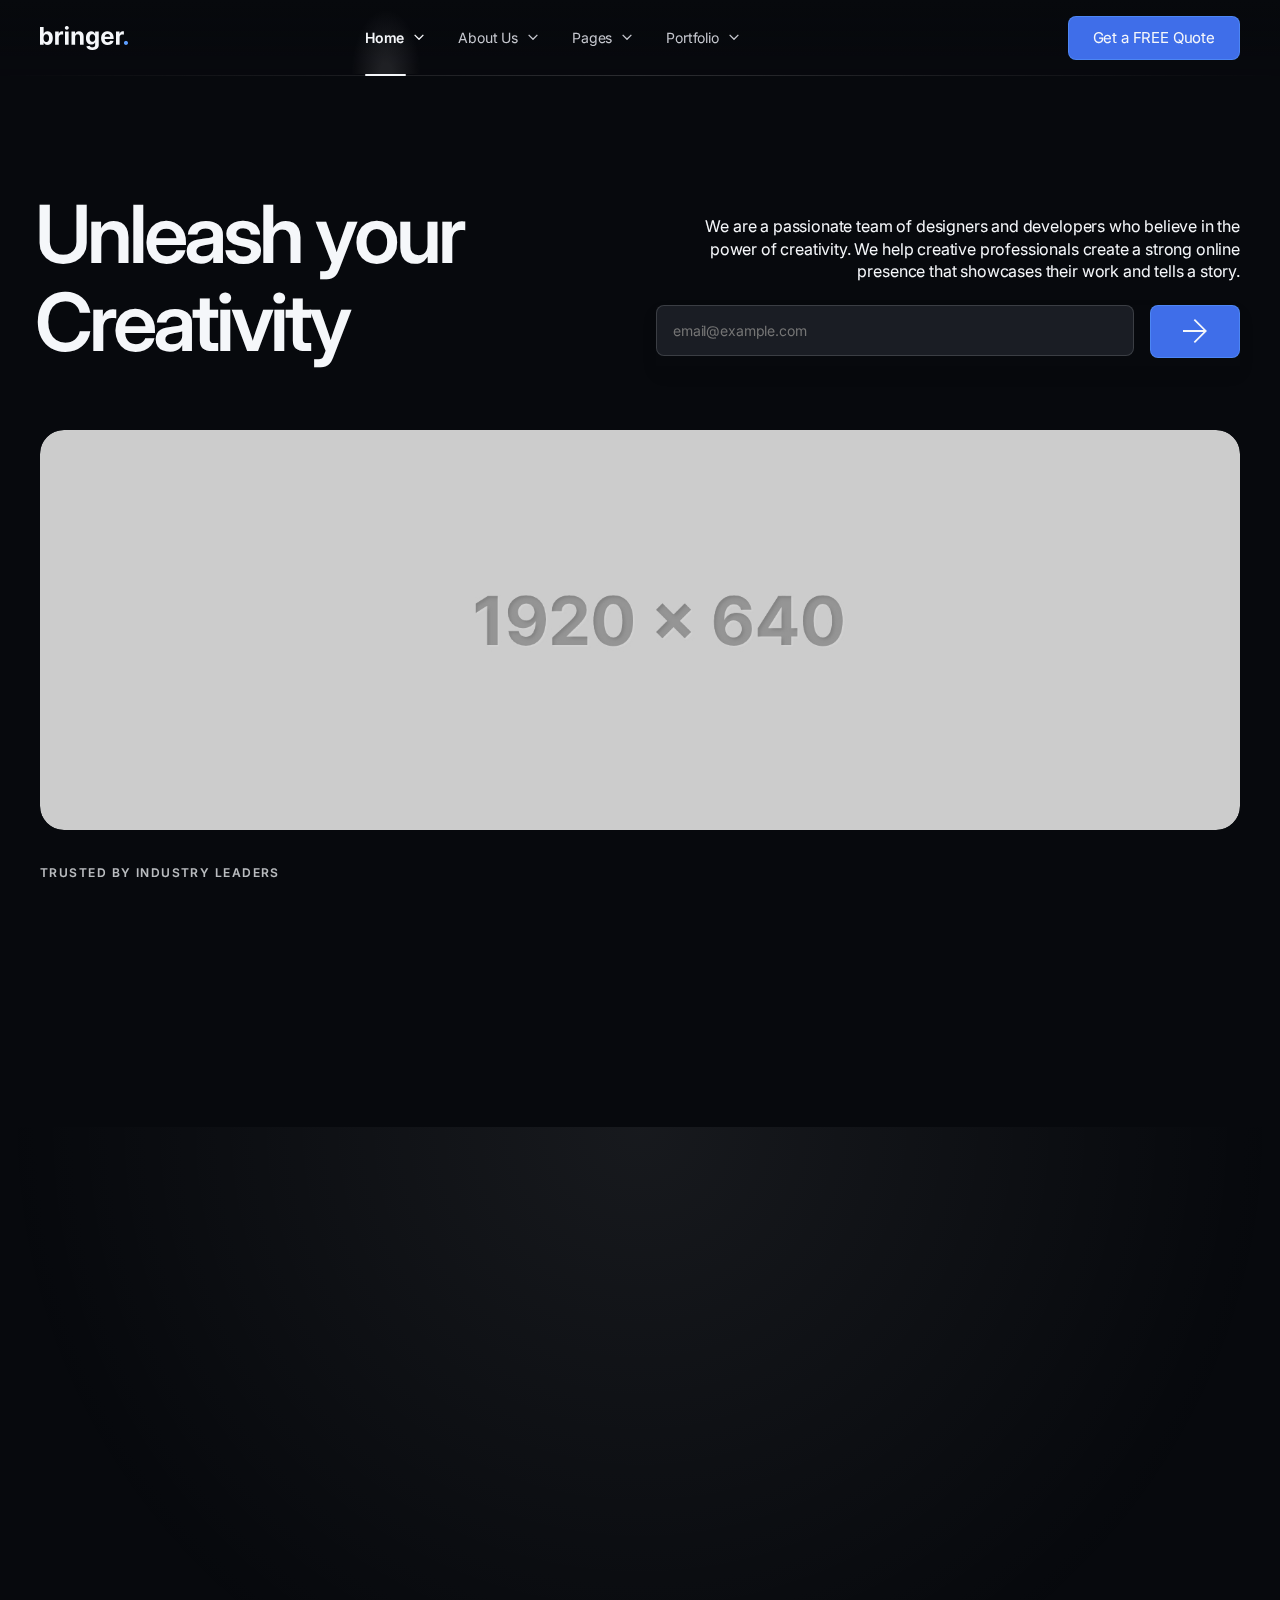
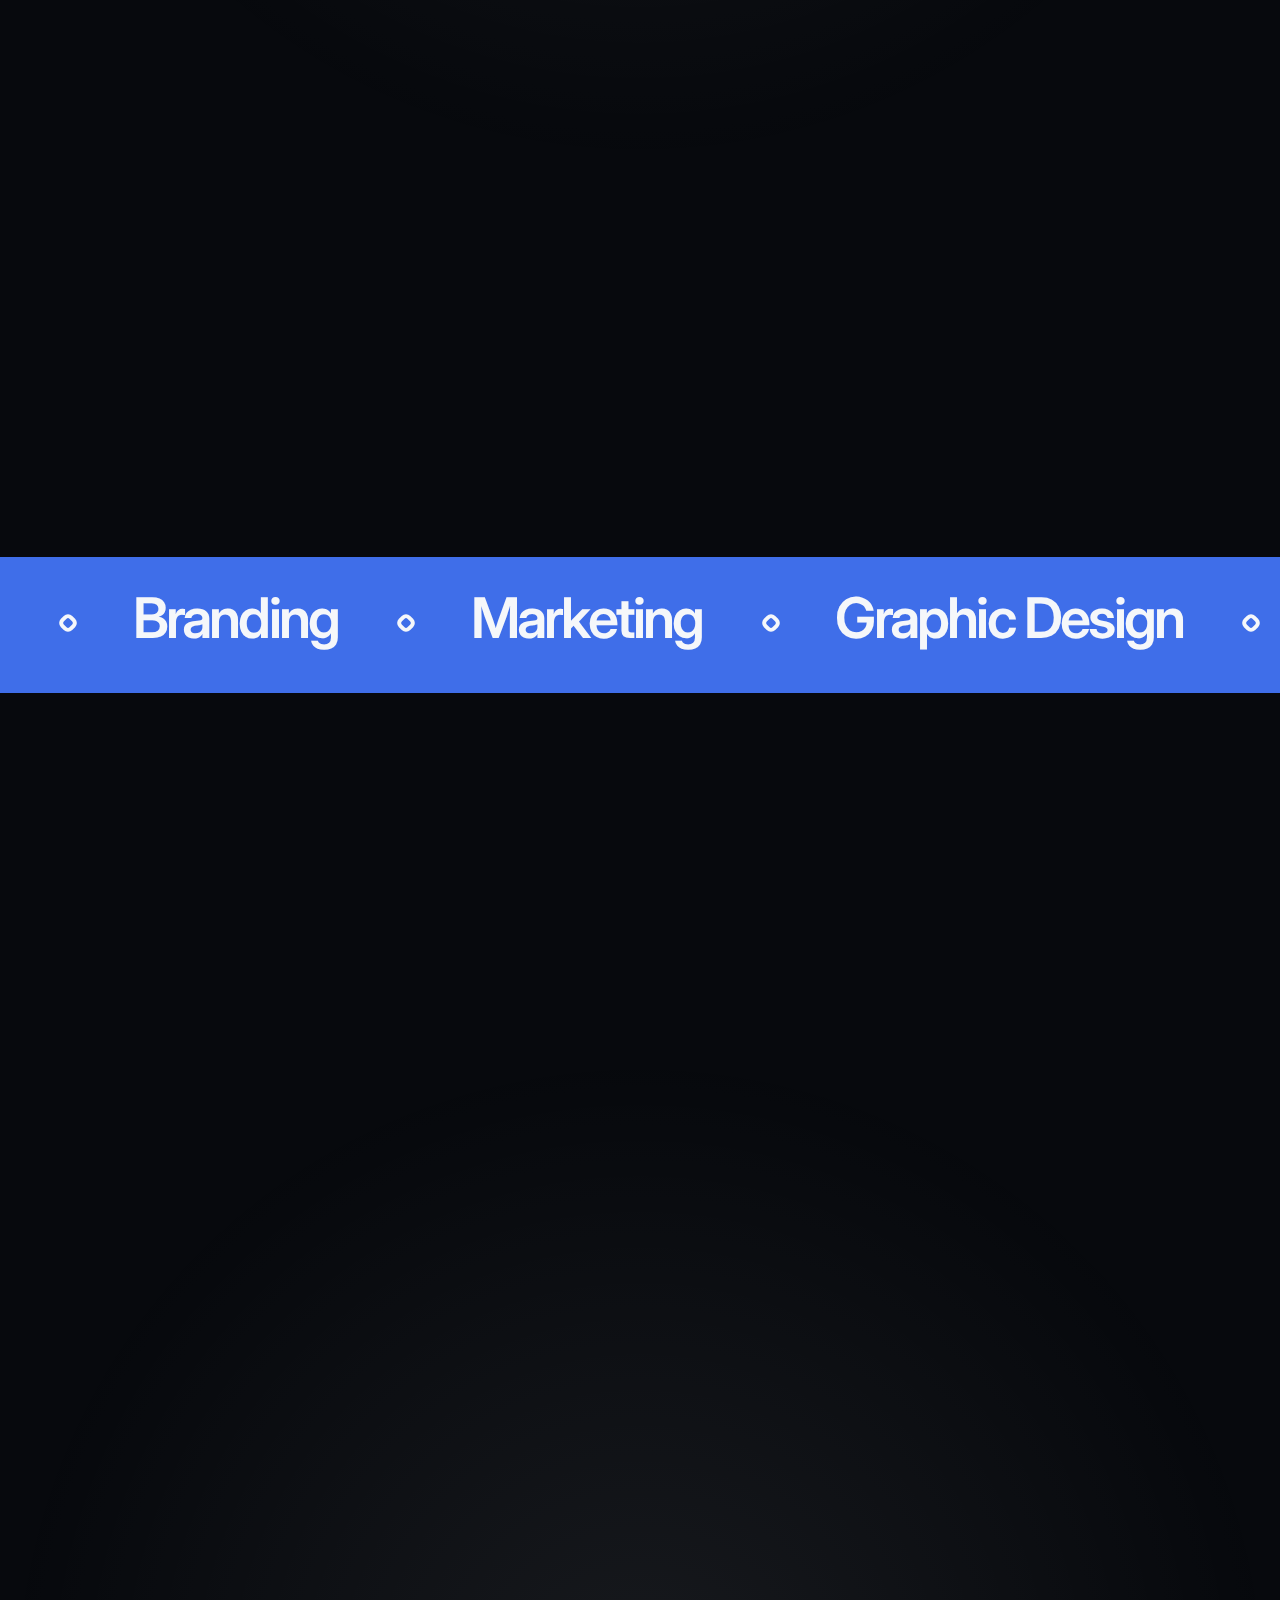
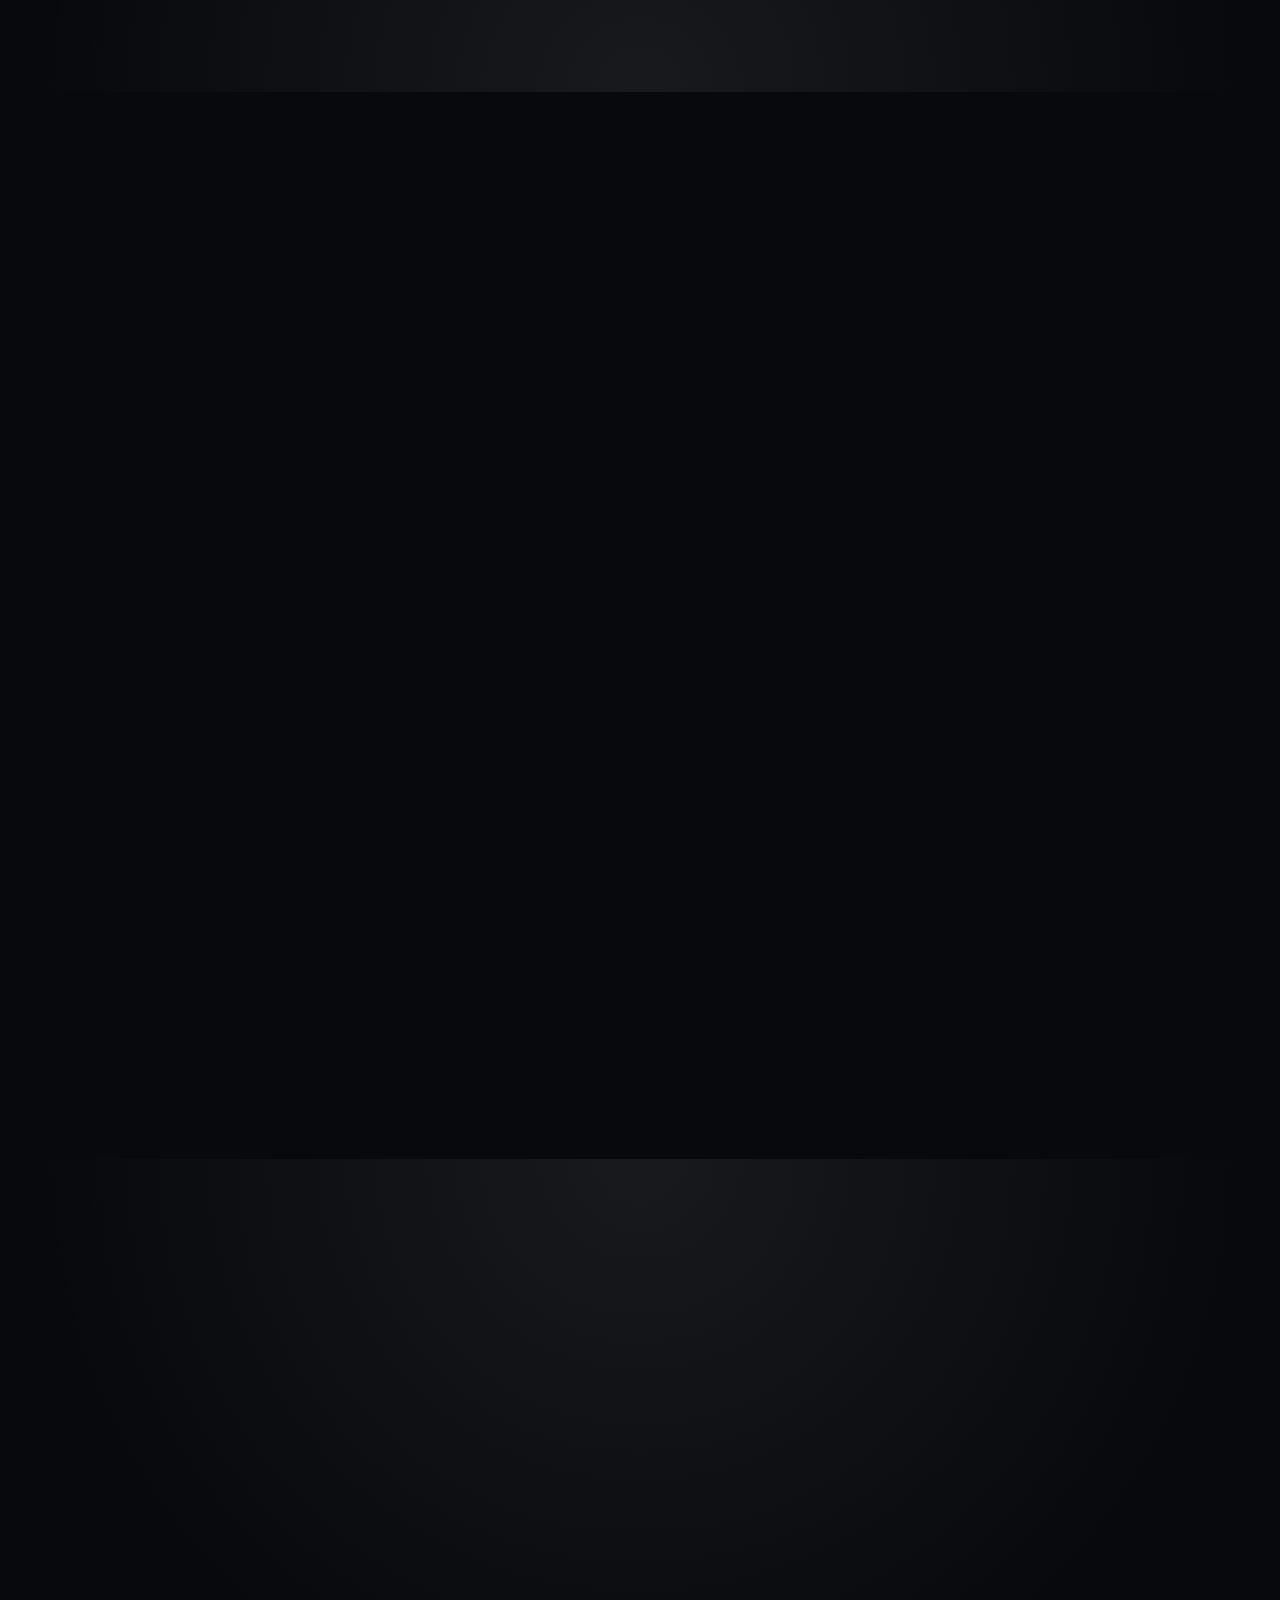
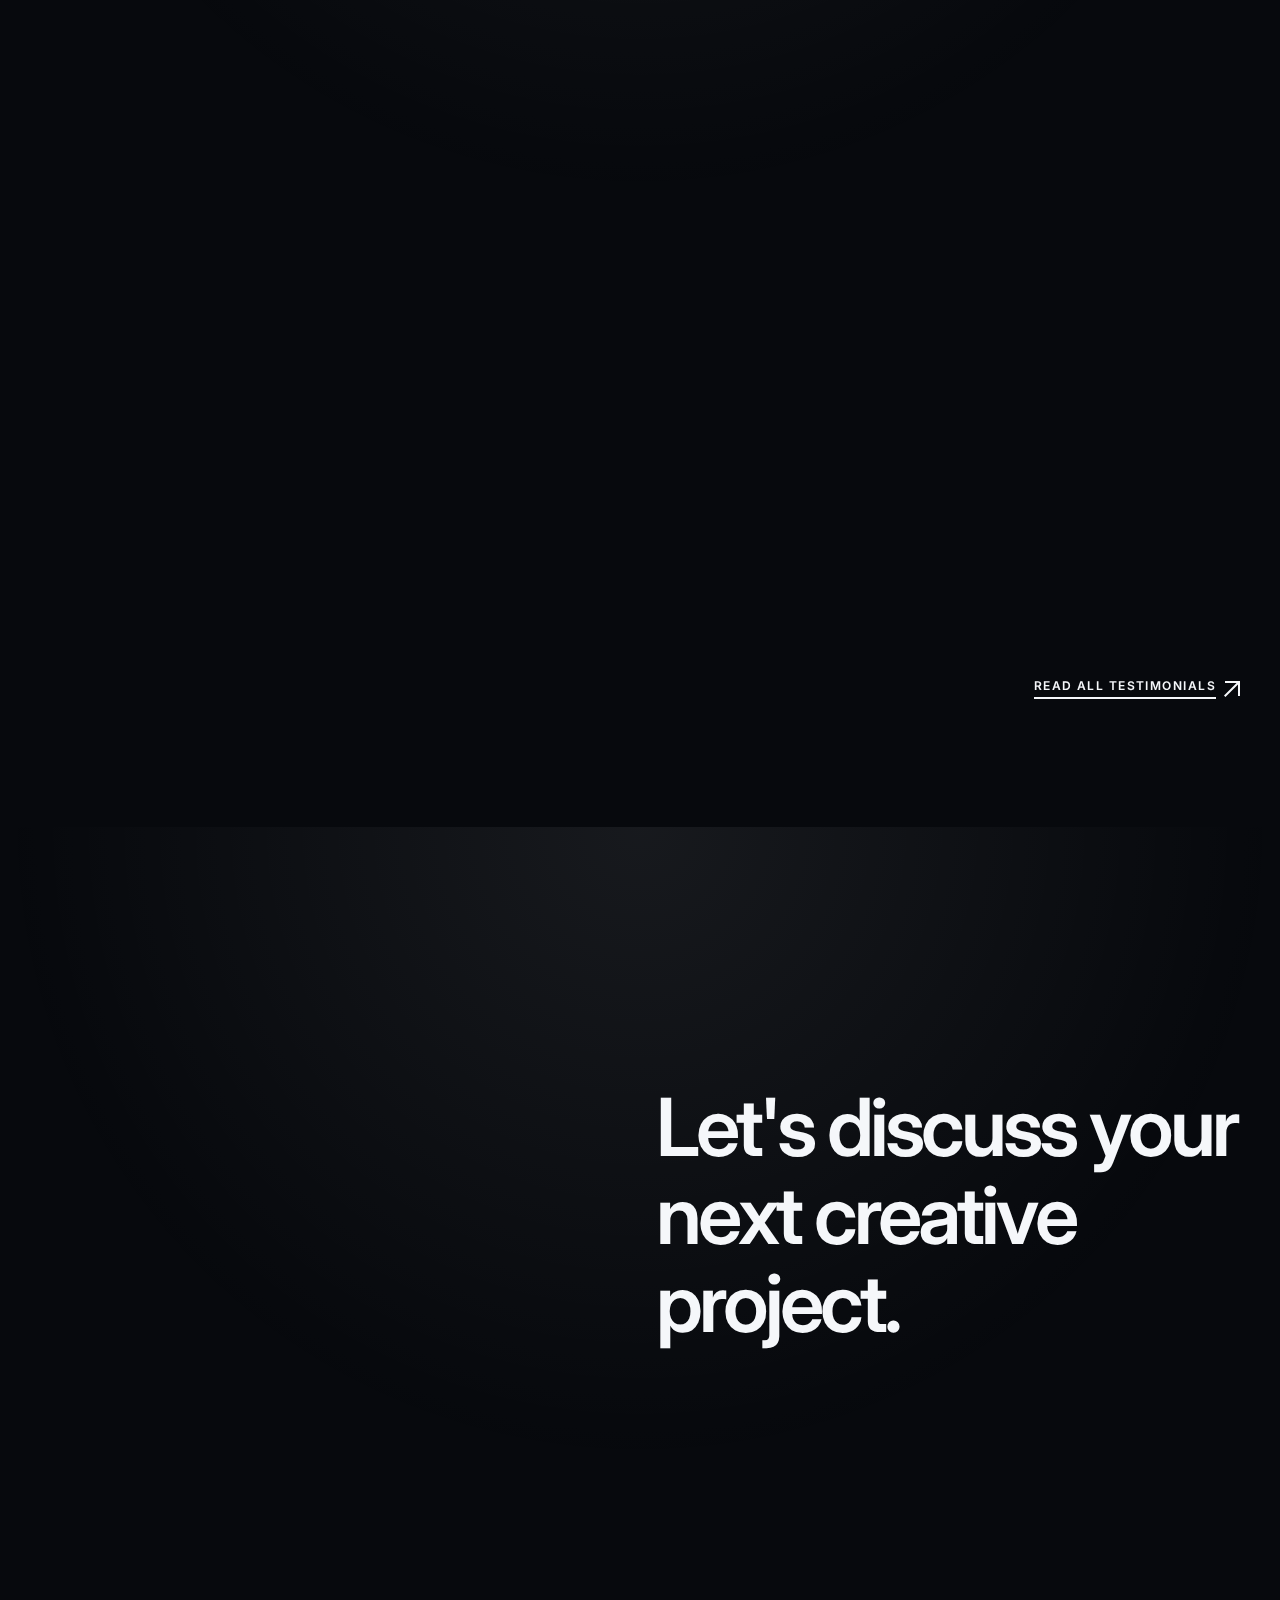
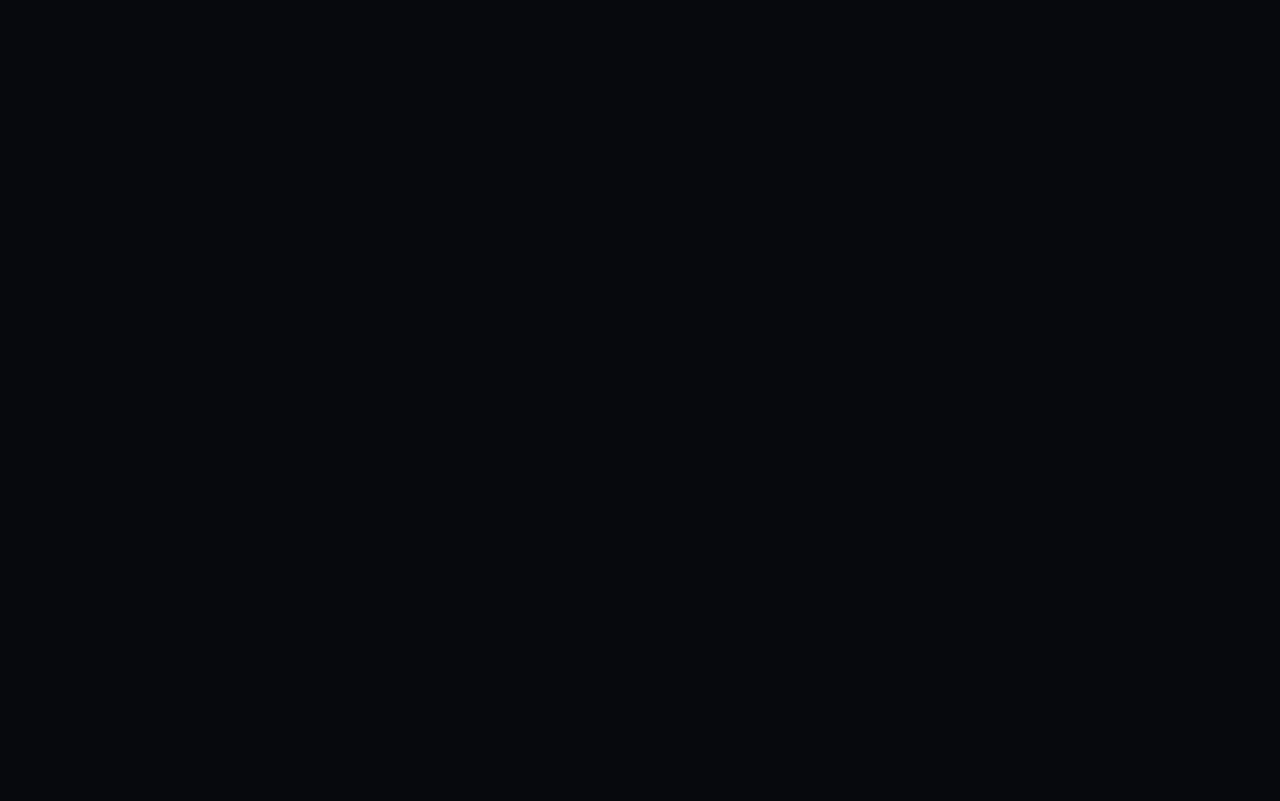
<file: home08.html>
<!DOCTYPE html>
<html lang="en">
<head>
    <meta charset="UTF-8">
    <meta name="viewport" content="width=device-width, initial-scale=1.0">

    <!-- Page Title -->
    <title>Bringer | Digital Agency</title>

    <!-- Google Fonts -->
    <link href="https://fonts.googleapis.com/css2?family=Inter:wght@400;600&amp;display=swap" rel="stylesheet">
    <!-- Config -->
    <link type="text/css" rel="stylesheet" href="css/config.css">
    <!-- Libraries -->
    <link type="text/css" rel="stylesheet" href="css/libs.css">
    <!-- Template Styles -->
    <link type="text/css" rel="stylesheet" href="css/style.css">
    <!-- Responsive -->
    <link type="text/css" rel="stylesheet" href="css/responsive.css">

    <!-- Favicon -->
    <link rel="icon" href="img/favicon.png" sizes="32x32">
</head>
<body>
    <!-- Header -->
    <header id="bringer-header" class="is-frosted is-sticky" data-appear="fade-down" data-unload="fade-up">
        <!-- Desktop Header -->
        <div class="bringer-header-inner">
            <!-- Header Logo -->
            <div class="bringer-header-lp">
                <a href="./" class="bringer-logo">
                    <img src="img/logo.png" alt="bringer." width="88" height="24">
                </a>
            </div>
            <!-- Main Menu -->
            <div class="bringer-header-mp">
                <nav class="bringer-nav">
                    <ul class="main-menu" data-stagger-appear="fade-down" data-stagger-delay="75">
                        <li class="current-menu-parent">
                            <a href="#">Home</a>
                            <ul class="sub-menu">
                                <li>
                                    <a href="index.html">Home 01</a>
                                </li>
                                <li>
                                    <a href="home02.html">Home 02</a>
                                </li>
                                <li>
                                    <a href="home03.html">Home 03</a>
                                </li>
                                <li>
                                    <a href="home04.html">Home 04</a>
                                </li>
                                <li>
                                    <a href="home05.html">Home 05</a>
                                </li>
                                <li>
                                    <a href="home06.html">Home 06</a>
                                </li>
                                <li>
                                    <a href="home07.html">Home 07</a>
                                </li>
                                <li class="current-menu-item">
                                    <a href="home08.html">Home 08</a>
                                </li>
                            </ul>
                        </li>
                        <li>
                            <a href="#">About Us</a>
                            <ul class="sub-menu">
                                <li>
                                    <a href="about-us.html">About Us</a>
                                </li>
                                <li>
                                    <a href="about-me.html">About Me</a>
                                </li>
                                <li>
                                    <a href="team-member.html">Team Member</a>
                                </li>
                            </ul>
                        </li>
                        <li>
                            <a href="#">Pages</a>
                            <ul class="sub-menu">
                                <li>
                                    <a href="services.html">Our Services</a>
                                </li>
                                <li>
                                    <a href="service-details.html">Service Details</a>
                                </li>
                                <li>
                                    <a href="pricing.html">Pricing</a>
                                </li>
                                <li>
                                    <a href="faq.html">F.A.Q.</a>
                                </li>
                                <li>
                                    <a href="testimonials.html">Testimonials</a>
                                </li>
                            </ul>
                        </li>
                        <li>
                            <a href="#">Portfolio</a>
                            <ul class="sub-menu">
                                <li>
                                    <a href="portfolio-infinite-list.html">Infinite List</a>
                                </li>
                                <li>
                                    <a href="portfolio-slider.html">Slider</a>
                                </li>
                                <li>
                                    <a href="portfolio-column.html">Column Cards</a>
                                </li>
                                <li>
                                    <a href="portfolio-grid.html">Classic Grid</a>
                                </li>
                                <li class="bringer-menu-divider"></li>
                                <li>
                                    <a href="portfolio-post01.html">Portfolio Details 01</a>
                                </li>
                                <li>
                                    <a href="portfolio-post02.html">Portfolio Details 02</a>
                                </li>
                                <li>
                                    <a href="portfolio-post03.html">Portfolio Details 03</a>
                                </li>
                            </ul>
                        </li>
                        <li>
                            <a href="contacts.html">Contacts</a>
                        </li>
                    </ul>
                </nav>
            </div>
            <!-- Header Button -->
            <div class="bringer-header-rp">
                <a href="contacts.html" class="bringer-button">Get a FREE Quote</a>
            </div>
        </div>
        <!-- Mobile Header -->
        <div class="bringer-mobile-header-inner">
            <a href="./" class="bringer-logo">
                <img src="img/logo.png" alt="bringer." width="88" height="24">
            </a>
            <a href="#" class="bringer-mobile-menu-toggler">
                <i class="bringer-menu-toggler-icon">
                    <span></span>
                    <span></span>
                    <span></span>
                </i>
            </a>
        </div>
    </header>

    <!-- Page Main -->
    <main id="bringer-main">
        <div class="stg-container">
            <!-- Hero Section -->
            <section>
                <div class="bringer-hero-block bringer-hero-type08">
                    <!-- Main Row -->
                    <div class="stg-row stg-valign-bottom stg-bottom-gap-l">
                        <div class="stg-col-6 stg-tp-bottom-gap stg-m-bottom-gap-l" data-unload="fade-left">
                            <!-- Title -->
                            <h1 class="bringer-page-title m-align-center" data-split-appear="fade-right">Unleash your Creativity</h1>
                        </div>
                        <div class="stg-col-6 stg-tp-col-12" data-unload="fade-right">
                            <p class="bringer-highlight align-right tp-align-center" data-appear="fade-left">We are a passionate team of designers and developers who believe in the power of creativity. We help creative professionals create a strong online presence that showcases their work and tells a story.</p>
                            <!-- Subscribe Form -->
                            <form action="mail-short.php" method="post" data-fill-error="Please, fill out the form." class="bringer-contact-form is-short" data-appear="fade-left" data-delay="100">
                                <div class="bringer-form-content bringer-hero-form">
                                    <input type="email" id="subscribe_email" name="subscribe_email" placeholder="email@example.com" required>
                                    <button type="submit">
                                        <span class="bringer-icon bringer-icon-arrow-submit"></span>
                                    </button>
                                    <div class="bringer-contact-form__response"></div>
                                </div>
                                <span class="bringer-form-spinner"></span>
                            </form>
                        </div>
                    </div><!-- .stg-row -->

                    <!-- Media -->
                    <div class="bringer-hero-media-wrap stg-bottom-gap stg-tp-bottom-gap-l" data-appear="fade-up" data-unload="zoom-out">
                        <div class="bringer-parallax-media">
                            <img class="bringer-lazy" src="img/null.png" data-src="img/home/home08-hero.jpg" alt="Unleash your Creativity" width="1920" height="640">
                        </div>
                    </div>
                    
                    <!-- Partners Section -->
                    <div class="bringer-partners">
                        <span class="bringer-label" data-appear="fade-up" data-unload="fade-up">Trusted by Industry Leaders</span>
                        <div class="bringer-grid-6cols bringer-tp-grid-3cols bringer-m-grid-2cols stg-top-gap-s" data-stagger-appear="fade-up" data-stagger-unload="fade-up" data-stagger-delay="100" data-delay="100">
                            <div class="bringer-block">
                                <img src="img/partners/partner01.png" alt="Partner Logo">
                            </div>
                            <div class="bringer-block">
                                <img src="img/partners/partner02.png" alt="Partner Logo">
                            </div>
                            <div class="bringer-block">
                                <img src="img/partners/partner03.png" alt="Partner Logo">
                            </div>
                            <div class="bringer-block">
                                <img src="img/partners/partner04.png" alt="Partner Logo">
                            </div>
                            <div class="bringer-block">
                                <img src="img/partners/partner05.png" alt="Partner Logo">
                            </div>
                            <div class="bringer-block">
                                <img src="img/partners/partner06.png" alt="Partner Logo">
                            </div>
                        </div>
                    </div>
                </div><!-- .bringer-hero-block -->
            </section>

            <!-- Section: Steps -->
            <section class="backlight-top">
                <!-- Section Title -->
                <div class="stg-row bringer-section-title">
                    <div class="stg-col-8 stg-offset-2">
                        <div class="align-center">
                            <h2 data-appear="fade-up" data-unload="fade-up">4 Steps to Brand Brilliance</h2>
                            <p class="bringer-large-text is-short" data-appear="fade-up" data-unload="fade-up" data-delay="100">We are a passionate team of designers and developers who believe in the power of creativity.</p>
                        </div>
                    </div>
                </div>
                <div class="stg-row stg-valign-middle stg-large-gap">
                    <div class="stg-col-6 stg-tp-bottom-gap-l" data-appear="fade-right" data-unload="fade-left">
                        <div class="bringer-parallax-media">
                            <img class="bringer-lazy" src="img/null.png" data-src="img/home/steps.jpg" alt="Brand Brilliance" width="960" height="960">
                        </div>
                    </div>
                    <div class="stg-col-6" data-unload="fade-right" data-delay="100">
                        <div class="bringer-grid-2cols stg-normal-gap" data-stagger-appear="fade-left">
                            <!-- Grid Item -->
                            <div class="bringer-subgrid-item stg-bottom-gap stg-m-bottom-gap-s">
                                <div class="bringer-title-with-meta">
                                    <span class="bringer-label">Step 01</span>
                                    <h5>Spark Ignition</h5>
                                </div>
                                <div>Share your vision, dreams, and challenges. We listen deeply, sparking the ignition of your brand.</div>
                            </div>
                                                        
                            <!-- Grid Item -->
                            <div class="bringer-subgrid-item stg-bottom-gap stg-m-bottom-gap-s">
                                <div class="bringer-title-with-meta">
                                    <span class="bringer-label">Step 02</span>
                                    <h5>Concept Couture</h5>
                                </div>
                                <div>Explore bespoke concepts tailored just for you. Collaborate and refine, ensuring your brand voice is true.</div>
                            </div>
                                                        
                            <!-- Grid Item -->
                            <div class="bringer-subgrid-item stg-m-bottom-gap-s">
                                <div class="bringer-title-with-meta">
                                    <span class="bringer-label">Step 03</span>
                                    <h5>Masterful Crafting</h5>
                                </div>
                                <div>Watch your vision transform into reality with meticulous attention to detail from our team of experts.</div>
                            </div>
                                                        
                            <!-- Grid Item -->
                            <div class="bringer-subgrid-item">
                                <div class="bringer-title-with-meta">
                                    <span class="bringer-label">Step 04</span>
                                    <h5>Launch &amp; Beyond</h5>
                                </div>
                                <div>Unleash your brand masterpiece to the world. We celebrate your success and optimize for growth.</div>
                            </div>
                        </div>
                    </div>
                </div>
            </section>

            <!-- Section: Marquee -->
            <section class="is-fullwidth is-stretched" data-padding="none">
                <div class="bringer-marquee" data-speed="5000">
                    <div class="bringer-marquee-inner">
                        <ul class="bringer-marquee-list">
                            <li>
                                <h2>Branding</h2>
                            </li>
                            <li>
                                <h2>Marketing</h2>
                            </li> 
                            <li>
                                <h2>Graphic Design</h2>
                            </li>
                            <li>
                                <h2>Web Design</h2>
                            </li>
                            <li>
                                <h2>UX/UI</h2>
                            </li>
                        </ul>
                    </div><!-- .bringer-marquee-inner -->
                </div><!-- .bringer-marquee -->
            </section>

            <!-- Section: Services -->
            <section class="backlight-bottom">
                <!-- Section Title -->
                <div class="stg-row bringer-section-title">
                    <div class="stg-col-8 stg-offset-2">
                        <div class="align-center">
                            <h2 data-appear="fade-up" data-unload="fade-up">Our Services</h2>
                            <p class="bringer-large-text is-short" data-appear="fade-up" data-unload="fade-up" data-delay="100">We offer a wide range of creative services to help businesses of all sizes achieve their goals.</p>
                        </div>
                    </div>
                </div>
                <!-- Section Content -->
                <div class="stg-row stg-valign-middle stg-large-gap">
                    <div class="stg-col-4 bringer-tp-grid-2cols bringer-m-grid-1col">
                        <!-- Icon Box -->
                        <div class="bringer-image-box" data-appear="fade-right" data-unload="fade-left">
                            <div class="bringer-image-box-head">
                                <img src="img/home/service01-thmb.jpg" alt="Branding">
                                <h5>Branding<span class="bringer-accent">.</span></h5>
                            </div>
                            <div class="bringer-image-box-content">
                                <p>We weave visual stories and craft strategic messaging that resonate at heartstrings, build unwavering trust, and turn customers into fervent brand champions.</p>
                            </div>
                        </div><!-- .bringer-image-box -->
                        <!-- Icon Box -->
                        <div class="bringer-image-box stg-m-bottom-gap-l" data-appear="fade-right" data-unload="fade-left" data-delay="100">
                            <div class="bringer-image-box-head">
                                <img src="img/home/service02-thmb.jpg" alt="Marketing">
                                <h5>Marketing<span class="bringer-accent">.</span></h5>
                            </div>
                            <div class="bringer-image-box-content">
                                <p>We design data-driven campaigns that crackle with energy, ignite engagement like wildfire, and turn clicks into conversions. We're the storm that propels your brand ever-higher.</p>
                            </div>
                        </div><!-- .bringer-image-box -->
                    </div>
                    <div class="stg-col-4 stg-tp-col-8 stg-tp-offset-2 stg-tp-bottom-gap-l" data-appear="zoom-out" data-unload="zoom-out" data-delay="150">
                        <div class="bringer-parallax-media">
                            <img class="bringer-lazy" src="img/null.png" data-src="img/home/services.jpg" alt="Our Services" width="800" height="1200">
                        </div>
                    </div>
                    <div class="stg-col-4 bringer-tp-grid-2cols bringer-m-grid-1col">
                        <!-- Icon Box -->
                        <div class="bringer-image-box" data-appear="fade-left" data-unload="fade-right">
                            <div class="bringer-image-box-head">
                                <img src="img/home/service03-thmb.jpg" alt="Web Design">
                                <h5>Web Design<span class="bringer-accent">.</span></h5>
                            </div>
                            <div class="bringer-image-box-content">
                                <p>We sculpt user-friendly websites that convert visitors into loyal devotees.s with intuitive navigation and flawless experiences for every screen. We craft that digital haven.</p>
                            </div>
                        </div><!-- .bringer-image-box -->
                        <!-- Icon Box -->
                        <div class="bringer-image-box" data-appear="fade-left" data-unload="fade-right" data-delay="100">
                            <div class="bringer-image-box-head">
                                <img src="img/home/service04-thmb.jpg" alt="Graphic Design">
                                <h5>Graphic Design<span class="bringer-accent">.</span></h5>
                            </div>
                            <div class="bringer-image-box-content">
                                <p>We craft visual masterpieces that sing your brand's story in vibrant colors and captivating shapes. From logos that lodge in minds to infographics that make complex ideas sing.</p>
                            </div>
                        </div><!-- .bringer-image-box -->
                    </div>
                </div>
            </section>

            <!-- Section: Portfolio Carousel -->
            <section>
                <!-- Section Title -->
                <div class="stg-row bringer-section-title">
                    <div class="stg-col-8 stg-offset-2">
                        <div class="align-center">
                            <h2 data-appear="fade-up" data-unload="fade-up">Our Portfolio</h2>
                            <p class="bringer-large-text is-short" data-appear="fade-up" data-unload="fade-up" data-delay="100">We are proud of our work, and we are always looking for new challenges. Take a look at some of our works:</p>
                        </div>
                    </div>
                </div>
                <!-- Portfolio Carousel -->
                <div class="swiper bringer-carousel stg-bottom-gap-l" data-appear="fade-up" data-unload="fade-up" data-delay="200" data-tp-centered="0">
                    <div class="swiper-wrapper">
                        <!-- Card Item 01 -->
                        <div class="bringer-block bringer-portfolio-card swiper-slide">
                            <div class="bringer-portfolio-card-image">
                                <img class="bringer-lazy" src="img/null.png" data-src="img/portfolio/portfolio01.jpg" alt="" width="1200" height="1200">
                            </div>
                            <div class="bringer-portfolio-card-footer">
                                <div class="bringer-portfolio-card-title">
                                    <span class="bringer-meta">Branding</span>
                                    <h6>Curology</h6>
                                </div>
                                <span class="bringer-icon bringer-icon-explore"></span>
                            </div>
                            <a href="portfolio-post01.html"></a>
                        </div><!-- .bringer-portfolio-card -->
                                                
                        <!-- Card Item 02 -->
                        <div class="bringer-block bringer-portfolio-card swiper-slide">
                            <div class="bringer-portfolio-card-image">
                                <img class="bringer-lazy" src="img/null.png" data-src="img/portfolio/portfolio02.jpg" alt="" width="1200" height="1200">
                            </div>
                            <div class="bringer-portfolio-card-footer">
                                <div class="bringer-portfolio-card-title">
                                    <span class="bringer-meta">Advertising</span>
                                    <h6>Cookie Dough</h6>
                                </div>
                                <span class="bringer-icon bringer-icon-explore"></span>
                            </div>
                            <a href="portfolio-post02.html"></a>
                        </div><!-- .bringer-portfolio-card -->
                                                
                        <!-- Card Item 03 -->
                        <div class="bringer-block bringer-portfolio-card swiper-slide">
                            <div class="bringer-portfolio-card-image">
                                <img class="bringer-lazy" src="img/null.png" data-src="img/portfolio/portfolio03.jpg" alt="" width="1200" height="1200">
                            </div>
                            <div class="bringer-portfolio-card-footer">
                                <div class="bringer-portfolio-card-title">
                                    <span class="bringer-meta">Marketing</span>
                                    <h6>Gaming Power</h6>
                                </div>
                                <span class="bringer-icon bringer-icon-explore"></span>
                            </div>
                            <a href="portfolio-post03.html"></a>
                        </div><!-- .bringer-portfolio-card -->
                                                
                        <!-- Card Item 04 -->
                        <div class="bringer-block bringer-portfolio-card swiper-slide">
                            <div class="bringer-portfolio-card-image">
                                <img class="bringer-lazy" src="img/null.png" data-src="img/portfolio/portfolio04.jpg" alt="" width="1200" height="1200">
                            </div>
                            <div class="bringer-portfolio-card-footer">
                                <div class="bringer-portfolio-card-title">
                                    <span class="bringer-meta">Advertising</span>
                                    <h6>Riot Energy</h6>
                                </div>
                                <span class="bringer-icon bringer-icon-explore"></span>
                            </div>
                            <a href="portfolio-post04.html"></a>
                        </div><!-- .bringer-portfolio-card -->
                                                
                        <!-- Card Item 05 -->
                        <div class="bringer-block bringer-portfolio-card swiper-slide">
                            <div class="bringer-portfolio-card-image">
                                <img class="bringer-lazy" src="img/null.png" data-src="img/portfolio/portfolio05.jpg" alt="" width="1200" height="1200">
                            </div>
                            <div class="bringer-portfolio-card-footer">
                                <div class="bringer-portfolio-card-title">
                                    <span class="bringer-meta">Marketing</span>
                                    <h6>Smoothie</h6>
                                </div>
                                <span class="bringer-icon bringer-icon-explore"></span>
                            </div>
                            <a href="portfolio-post05.html"></a>
                        </div><!-- .bringer-portfolio-card -->
                                                
                        <!-- Card Item 06 -->
                        <div class="bringer-block bringer-portfolio-card swiper-slide">
                            <div class="bringer-portfolio-card-image">
                                <img class="bringer-lazy" src="img/null.png" data-src="img/portfolio/portfolio06.jpg" alt="" width="1200" height="1200">
                            </div>
                            <div class="bringer-portfolio-card-footer">
                                <div class="bringer-portfolio-card-title">
                                    <span class="bringer-meta">Branding</span>
                                    <h6>Positive Beverage</h6>
                                </div>
                                <span class="bringer-icon bringer-icon-explore"></span>
                            </div>
                            <a href="portfolio-post06.html"></a>
                        </div><!-- .bringer-portfolio-card -->
                        
                        <!-- Card Item 07 -->
                        <div class="bringer-block bringer-portfolio-card swiper-slide">
                            <div class="bringer-portfolio-card-image">
                                <img class="bringer-lazy" src="img/null.png" data-src="img/portfolio/portfolio07.jpg" alt="" width="1200" height="1200">
                            </div>
                            <div class="bringer-portfolio-card-footer">
                                <div class="bringer-portfolio-card-title">
                                    <span class="bringer-meta">Branding</span>
                                    <h6>Fashion Makeup</h6>
                                </div>
                                <span class="bringer-icon bringer-icon-explore"></span>
                            </div>
                            <a href="portfolio-post07.html"></a>
                        </div><!-- .bringer-portfolio-card -->
                    </div>
                    <!-- Pagination -->
                    <div class="swiper-pagination bringer-dots"></div>
                </div><!-- .bringer-portfolio-carousel -->
                <div class="align-center" data-appear="fade-up" data-unload="zoom-out" data-delay="300">
                    <a href="portfolio-slider.html" class="bringer-button">Discover Full Portfolio</a>
                </div>
            </section>

            <!-- Section: Testimonials -->
            <section class="backlight-top">
                <!-- Section Title -->
                <div class="stg-row bringer-section-title">
                    <div class="stg-col-8 stg-offset-2">
                        <div class="align-center">
                            <h2 data-appear="fade-up" data-unload="fade-up">What Our Clients Say</h2>
                            <p class="bringer-large-text" data-appear="fade-up" data-unload="fade-up" data-delay="100">Read what our clients have to say about our work.</p>
                        </div>
                    </div>
                </div>
                <!-- Testimonials -->
                <div class="stg-row">
                    <div class="stg-col-6 stg-tp-col-8 stg-tp-offset-2 stg-tp-bottom-gap" data-unload="fade-left">
                        <div class="bringer-parallax-media" data-appear="fade-right" data-threshold="0">
                            <img class="bringer-lazy" src="img/null.png" data-src="img/home/testimonials02.jpg" alt="What Our Clients Say" width="850" height="1200">
                        </div>
                    </div>
                    <div class="stg-col-6" data-unload="fade-right">
                        <div class="bringer-grid-1col stg-normal-gap">
                            <!-- Card Item -->
                            <div class="bringer-block bringer-tetimonials-card" data-appear="fade-left" data-delay="0">
                                <div class="bringer-tetimonials-card-descr">
                                    "Before working with Bringer, our brand felt lost in the crowd. They not only gave us a stunning logo and website, but they also crafted a brand story that resonated with our customers. Now, we're seeing a surge in loyalty and engagement, and it all started with a spark!"
                                </div>
                                <div class="bringer-tetimonials-card-footer">
                                    <div class="bringer-tetimonials-card-name">
                                        <h6>Sarah Janson</h6>
                                        <span class="bringer-meta">CEO of Bloom Eco-Spa</span>
                                    </div>
                                    <div class="bringer-tetimonials-card-rate">
                                        <span class="bringer-tetimonials-stars5"></span>
                                    </div>
                                </div>
                            </div><!-- .bringer-tetimonials-card -->
                                                        
                            <!-- Card Item -->
                            <div class="bringer-block bringer-tetimonials-card" data-appear="fade-left" data-delay="50">
                                <div class="bringer-tetimonials-card-descr">
                                    "We knew we needed a digital boost, but we had no idea where to start. Bringer came in like a team of data-driven superheroes! They built targeted campaigns that reached our ideal audience, and the results were incredible. Our leads skyrocketed, and our conversion rates doubled. They truly understand the power of digital!"
                                </div>
                                <div class="bringer-tetimonials-card-footer">
                                    <div class="bringer-tetimonials-card-name">
                                        <h6>Michael Kaper</h6>
                                        <span class="bringer-meta">VP of Marketing, Tech Inc.</span>
                                    </div>
                                    <div class="bringer-tetimonials-card-rate">
                                        <span class="bringer-tetimonials-stars5"></span>
                                    </div>
                                </div>
                            </div><!-- .bringer-tetimonials-card -->
                                                        
                            <!-- Card Item -->
                            <div class="bringer-block bringer-tetimonials-card" data-appear="fade-left" data-delay="100">
                                <div class="bringer-tetimonials-card-descr">
                                    "Words cannot express how pleased we are with the visuals Bringer created for our brand. From the captivating infographics to the social media graphics that pop off the screen, they've injected an emotional punch into our communication that resonates deeply with our audience. Now, every visual tells our story with stunning clarity."
                                </div>
                                <div class="bringer-tetimonials-card-footer">
                                    <div class="bringer-tetimonials-card-name">
                                        <h6>Anna Larson</h6>
                                        <span class="bringer-meta">Founder of StoryCraft Books</span>
                                    </div>
                                    <div class="bringer-tetimonials-card-rate">
                                        <span class="bringer-tetimonials-stars4"></span>
                                    </div>
                                </div>
                            </div><!-- .bringer-tetimonials-card -->
                            
                            <!-- Learn More -->
                            <div class="align-right">
                                <a href="testimonials.html" class="bringer-arrow-link">Read all testimonials</a>
                            </div>
                        </div><!-- .bringer-grid -->
                    </div>
                </div>
            </section>

            <!-- Section: CTA Form -->
            <section class="backlight-top is-fullwidth">
                <div class="stg-row stg-valign-middle stg-cta-with-image stg-tp-column-reverse">
                    <div class="stg-col-5" data-unload="fade-left">
                        <div class="bringer-offset-image" data-bg-src="img/cta/contact-section-bg.jpg" data-appear="fade-up" data-threshold="0.25"></div>
                        <form action="mail.php" method="post" class="bringer-contact-form bringer-block" data-fill-error="Please, fill out the contact form." data-appear="fade-right" data-threshold="0.25">
                            <div class="bringer-form-content">
                                <!-- Field: Name -->
                                <label for="name">Your Name</label>
                                <input type="text" id="name" name="name" placeholder="Your Name" required>
                                <!-- Field: Email -->
                                <label for="email">Your Email</label>
                                <input type="email" id="email" name="email" placeholder="email@example.com" required>    
                                <!-- Field: Message -->
                                <label for="message">Your Message</label>
                                <textarea id="message" name="message" placeholder="Your Message" required></textarea>
                                <!-- Form Button -->
                                <button type="submit" value="Send Message">Get a FREE Quote</button>
                                <div class="bringer-contact-form__response"></div>
                            </div>
                            <span class="bringer-form-spinner"></span>
                        </form>
                    </div>
                    <div class="stg-col-6 stg-offset-1" data-unload="fade-right">
                        <div class="bringer-cta-form-content">
                            <div class="bringer-cta-form-title" data-split-appear="fade-up" data-split-delay="100" data-split-by="line">
                                Let's discuss your next creative project.
                            </div>
                            <div class="bringer-cta-text">
                                <div class="stg-row stg-valign-middle">
                                    <div class="stg-col-2 stg-offset-2 stg-tp-col-1 stg-tp-offset-3 stg-m-col-1 stg-m-offset-2" data-appear="fade-right">
                                        <i class="bringer-cta-icon"></i>
                                    </div>
                                    <div class="stg-col-8 stg-tp-col-7 stg-m-col-8 stg-m-offset-1" data-appear="fade-left">
                                        <p class="bringer-large-text">We help creative agencies, designers, and other creative people showcase their perfect work.</p>
                                    </div>
                                </div>
                            </div>
                            <div class="bringer-cta-counters bringer-grid-3cols bringer-m-grid-3cols" data-stagger-appear="fade-up" data-stagger-delay="100">
                                <!-- Counter Item -->
                                <div class="bringer-counter bringer-small-counter" data-delay="3000">
                                    <div class="bringer-counter-number">420</div>
                                    <div class="bringer-counter-label">Projects Done</div>
                                </div><!-- .bringer-counter -->
                                <!-- Counter Item -->
                                <div class="bringer-counter bringer-small-counter" data-delay="3000">
                                    <div class="bringer-counter-number" data-suffix="K+">8</div>
                                    <div class="bringer-counter-label">Happy Clients</div>
                                </div><!-- .bringer-counter -->
                                <!-- Counter Item -->
                                <div class="bringer-counter bringer-small-counter" data-delay="3000">
                                    <div class="bringer-counter-number" data-suffix="+">12</div>
                                    <div class="bringer-counter-label">Years in Work</div>
                                </div><!-- .bringer-counter -->
                            </div>
                        </div>
                    </div>
                </div>
            </section>
        </div><!-- .stg-container -->

        <!-- Footer -->
        <footer id="bringer-footer" data-appear="fade-up" data-unload="fade-down">
            <!-- Footer Widgets Area -->
            <div class="bringer-footer-widgets">
                <div class="stg-container">
                    <div class="stg-row" data-stagger-appear="fade-left" data-stagger-delay="100">
                        <div class="stg-col-5 stg-tp-col-12 stg-tp-bottom-gap-l">
                            <div class="bringer-info-widget">
                                <a href="./" class="bringer-logo footer-logo">
                                    <img src="img/logo.png" alt="bringer." width="88" height="24">
                                </a>
                                <div class="bringer-info-description">We are a passionate team of developers and designers who believe in the power of creativity. We help creative people create a strong online presence that shows their work and tells a story.</div>
                                <span class="bringer-label">Follow us:</span>
                                <ul class="bringer-socials-list" data-stagger-appear="fade-up" data-stagger-delay="75">
                                    <li>
                                        <a href="#" target="_blank" class="bringer-socials-facebook">
                                            <i></i>
                                        </a>
                                    </li>
                                    <li>
                                        <a href="#" target="_blank" class="bringer-socials-instagram">
                                            <i></i>
                                        </a>
                                    </li>
                                    <li>
                                        <a href="#" target="_blank" class="bringer-socials-x">
                                            <i></i>
                                        </a>
                                    </li>
                                    <li>
                                        <a href="#" target="_blank" class="bringer-socials-tiktok">
                                            <i></i>
                                        </a>
                                    </li>
                                    <li>
                                        <a href="#" target="_blank" class="bringer-socials-patreon">
                                            <i></i>
                                        </a>
                                    </li>
                                </ul>
                            </div>
                        </div>
                        <div class="stg-col-2 stg-offset-1 stg-tp-col-4 stg-m-col-4">
                            <div class="bringer-widget">
                                <h6>Services</h6>
                                <div class="bringer-menu-widget">
                                    <ul>
                                        <li><a href="service-details.html">Branding</a></li>
                                        <li><a href="service-details.html">Marketing</a></li>
                                        <li><a href="service-details.html">Graphic Design</a></li>
                                        <li><a href="service-details.html">Web Design</a></li>
                                        <li><a href="service-details.html">Content Creation</a></li>
                                    </ul>
                                </div>
                            </div><!-- .bringer-widget -->
                        </div>
                        <div class="stg-col-2 stg-tp-col-4 stg-m-col-4">
                            <div class="bringer-widget">
                                <h6>About Us</h6>
                                <div class="bringer-menu-widget">
                                    <ul>
                                        <li><a href="about-us.html">About Us</a></li>
                                        <li><a href="about-me.html">About Me</a></li>
                                        <li><a href="team-member.html">Our Team</a></li>
                                        <li><a href="testimonials.html">Testimonials</a></li>
                                        <li><a href="contacts.html">Get in Touch</a></li>
                                    </ul>
                                </div>
                            </div><!-- .bringer-widget -->
                        </div>
                        <div class="stg-col-2 stg-tp-col-4 stg-m-col-4">
                            <div class="bringer-widget">
                                <h6>Resources</h6>
                                <div class="bringer-menu-widget">
                                    <ul>
                                        <li><a href="pricing.html">Pricing</a></li>
                                        <li><a href="faq.html">Help Center</a></li>
                                        <li><a href="services.html">Our Services</a></li>
                                        <li><a href="#">Terms of Use</a></li>
                                        <li><a href="#">Privacy Policy</a></li>
                                    </ul>
                                </div>
                            </div><!-- .bringer-widget -->
                        </div>
                    </div><!-- .stg-row -->
                </div><!-- .stg-container -->
            </div><!-- .bringer-footer-widgets -->

            <!-- Footer Copyright Line -->
            <div class="bringer-footer-line stg-container">
                <div class="align-center">
                    Copyright &copy; 2024. All Rights Reserved.
                </div>
            </div><!-- bringer-footer-line -->
        </footer>
	</main>

    <!-- Right Click Protection Block -->
    <div class="bringer-rcp-wrap">
        <div class="bringer-rcp-overlay"></div>
        <div class="bringer-rcp-container">
            <h2>The context menu is not allowed on this page.</h2>
        </div>
    </div>

    <!-- Dynamic Backlight -->
    <div class="bringer-backlight"></div>

    <!-- JS Scripts -->
    <script src="js/lib/jquery.min.js"></script>
    <script src="js/lib/libs.js"></script>
    <script src="js/contact_form.js"></script>
    <script src="js/st-core.js"></script>
    <script src="js/classes.js"></script>
    <script src="js/main.js"></script>
</body>
</html>
</file>
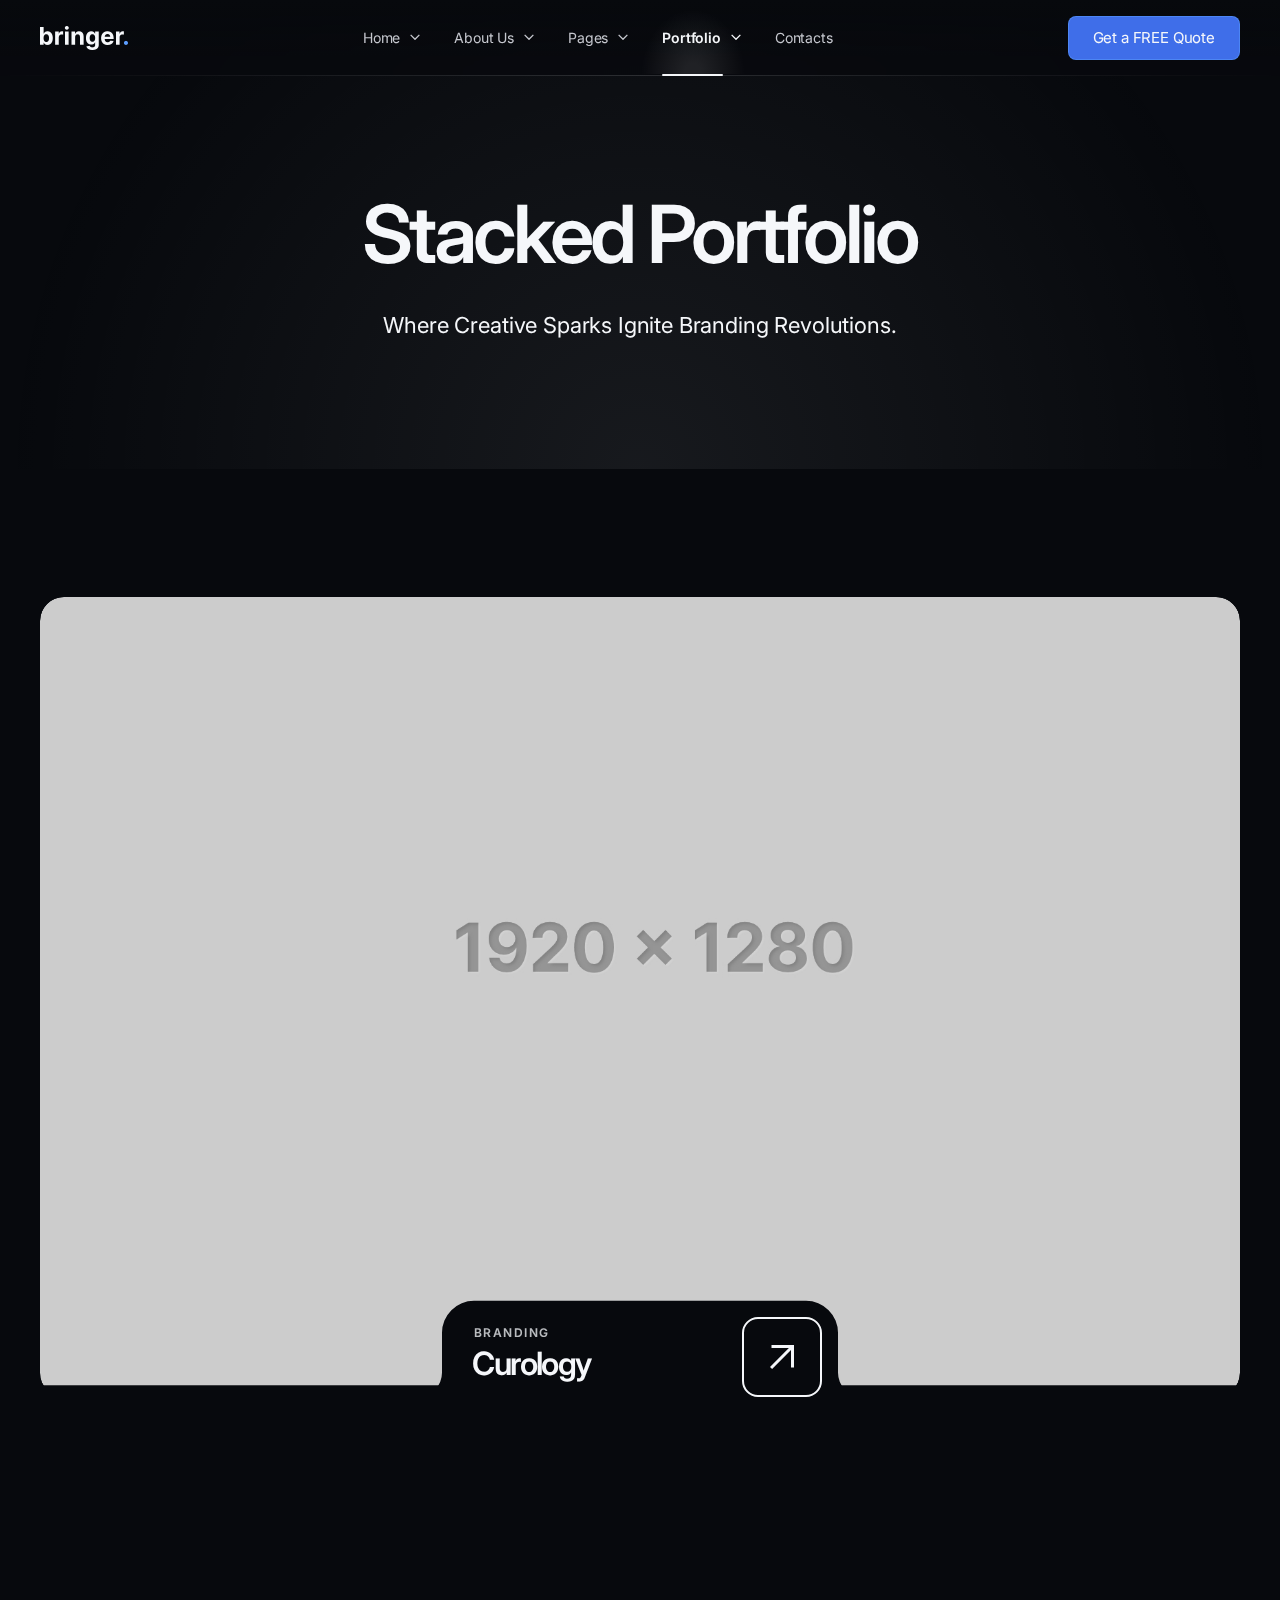
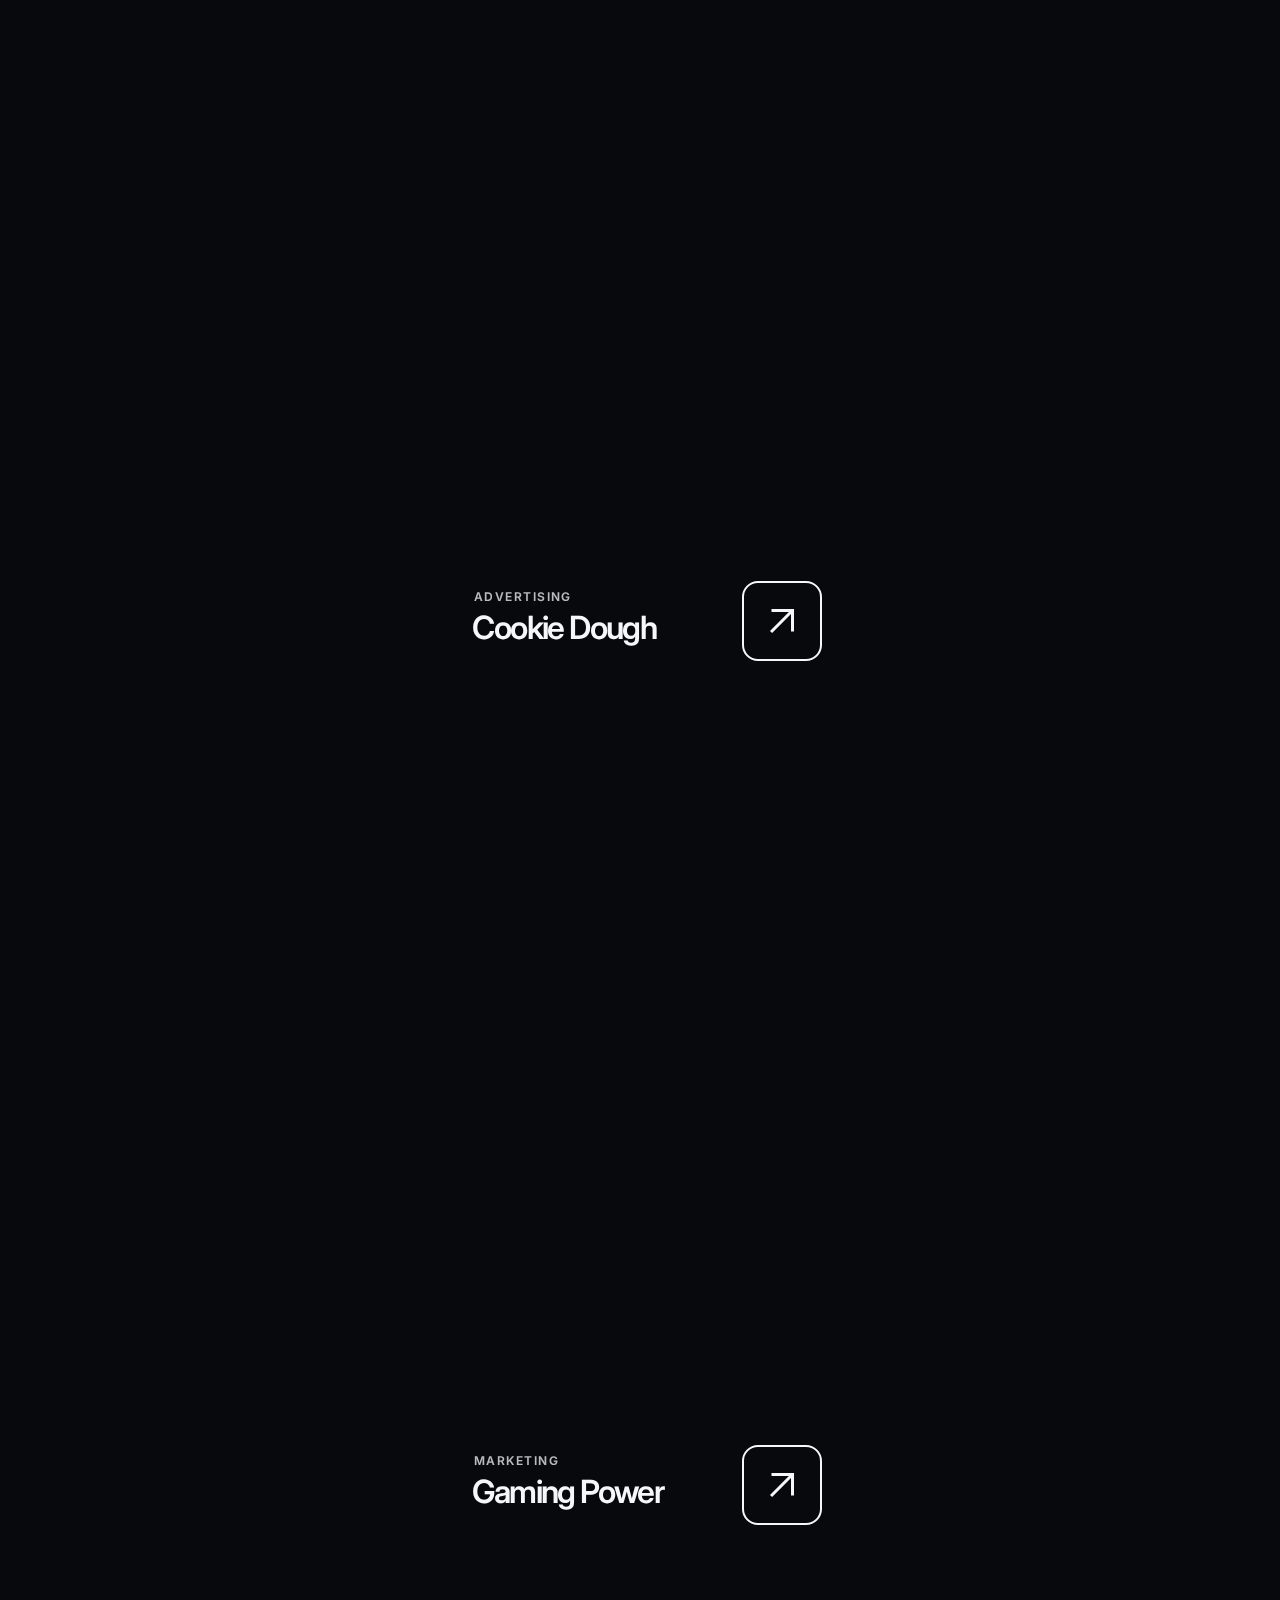
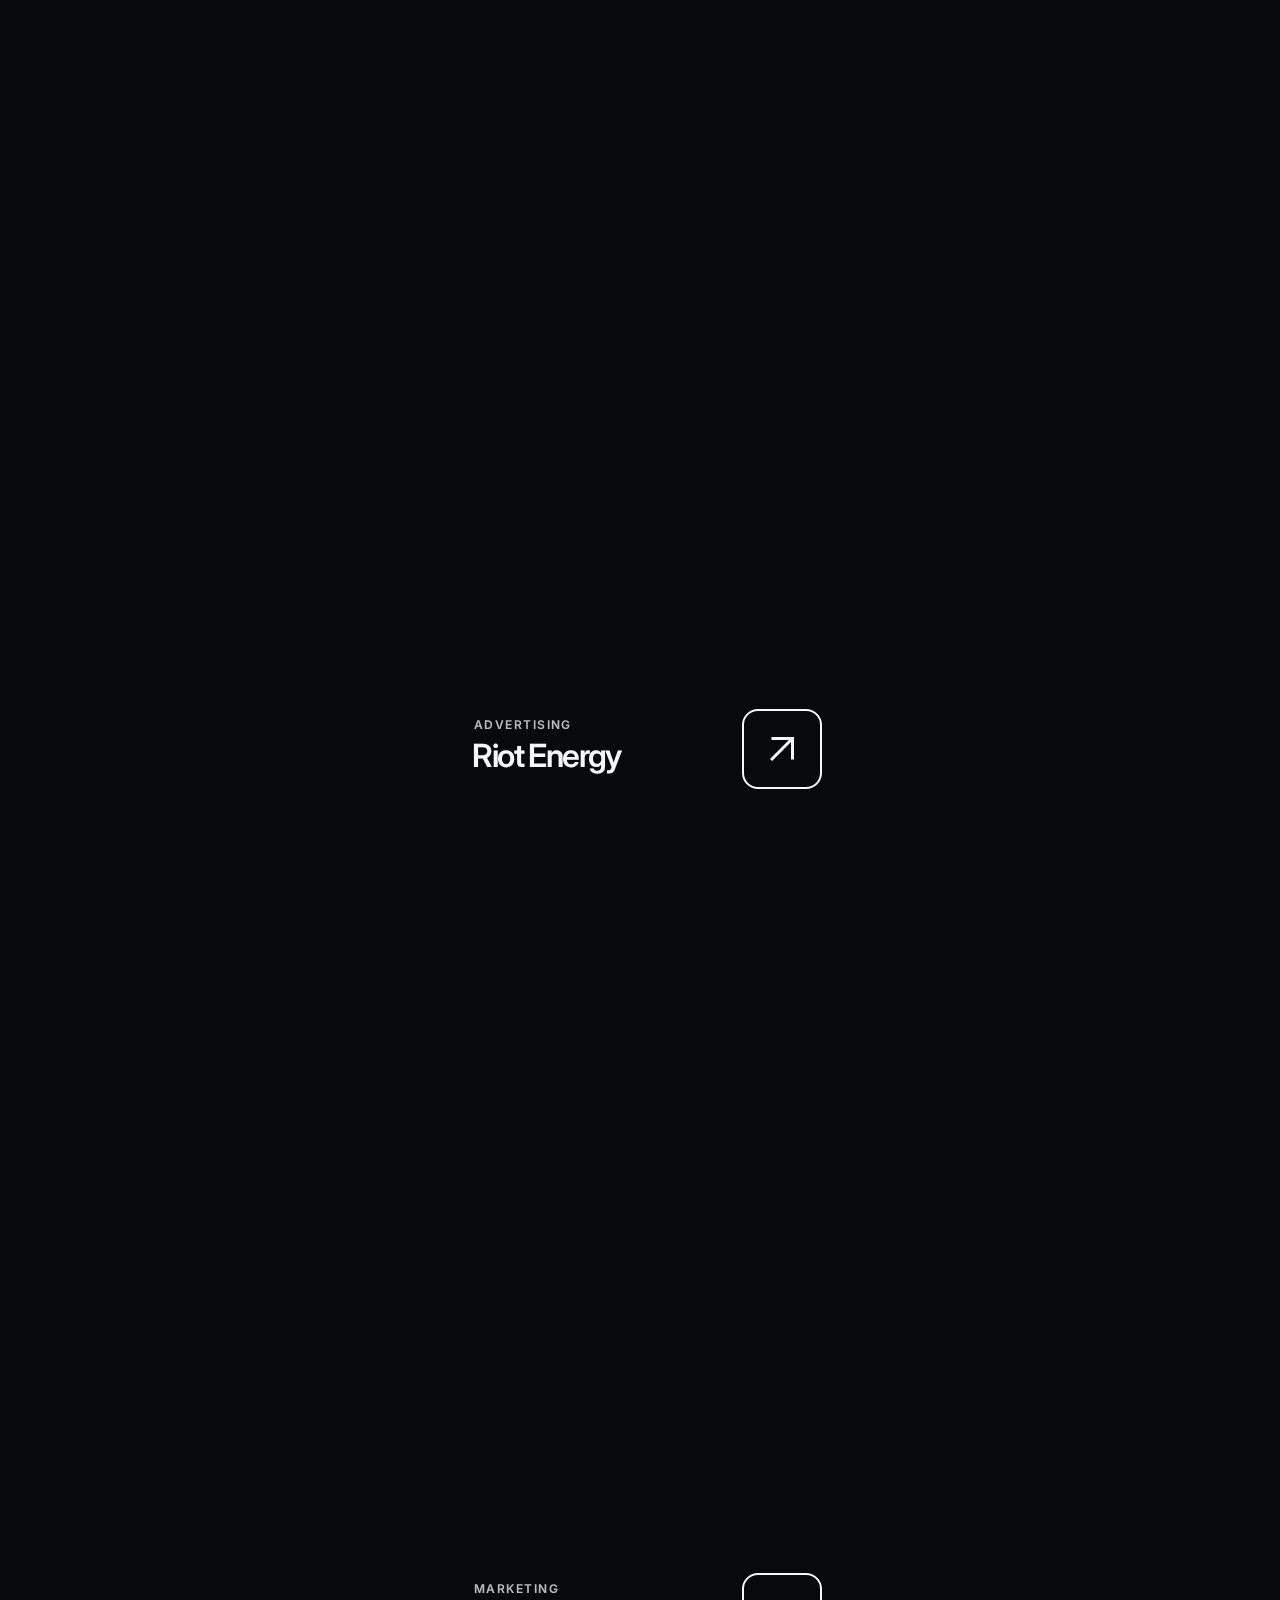
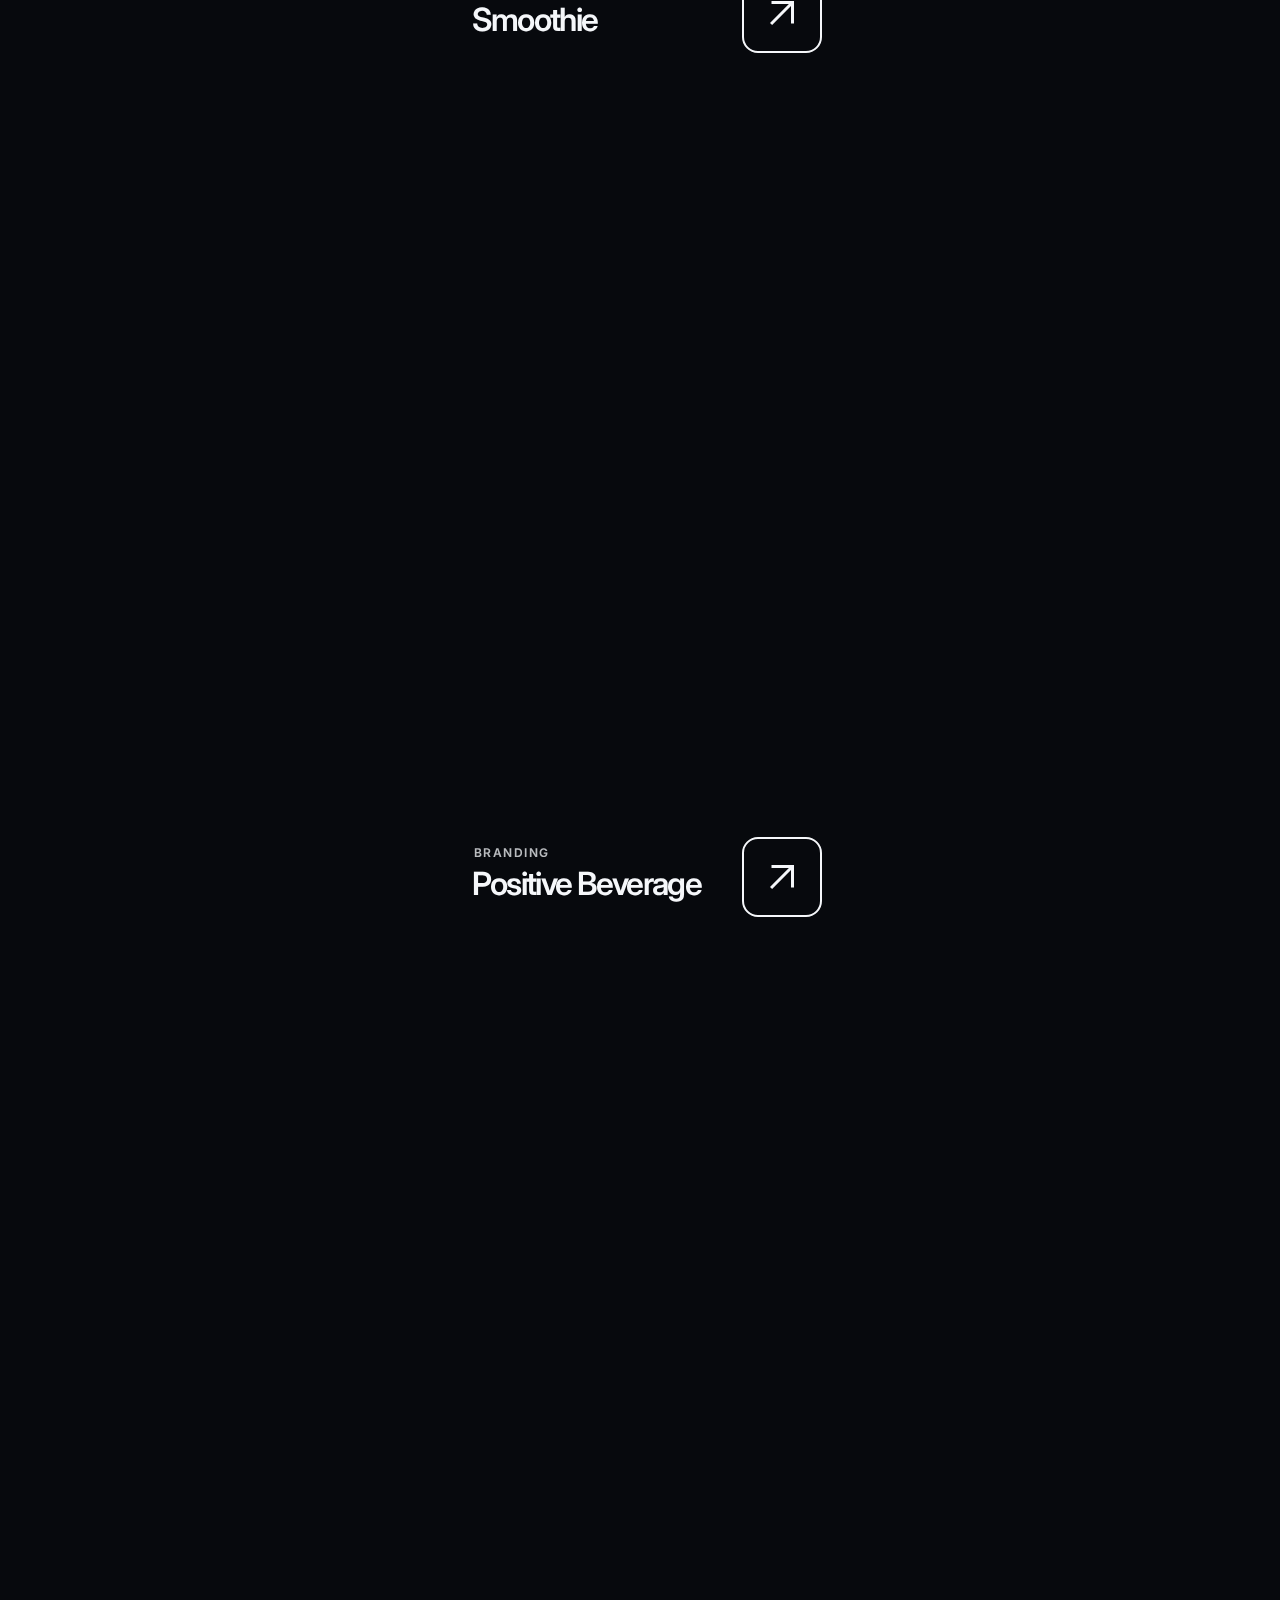
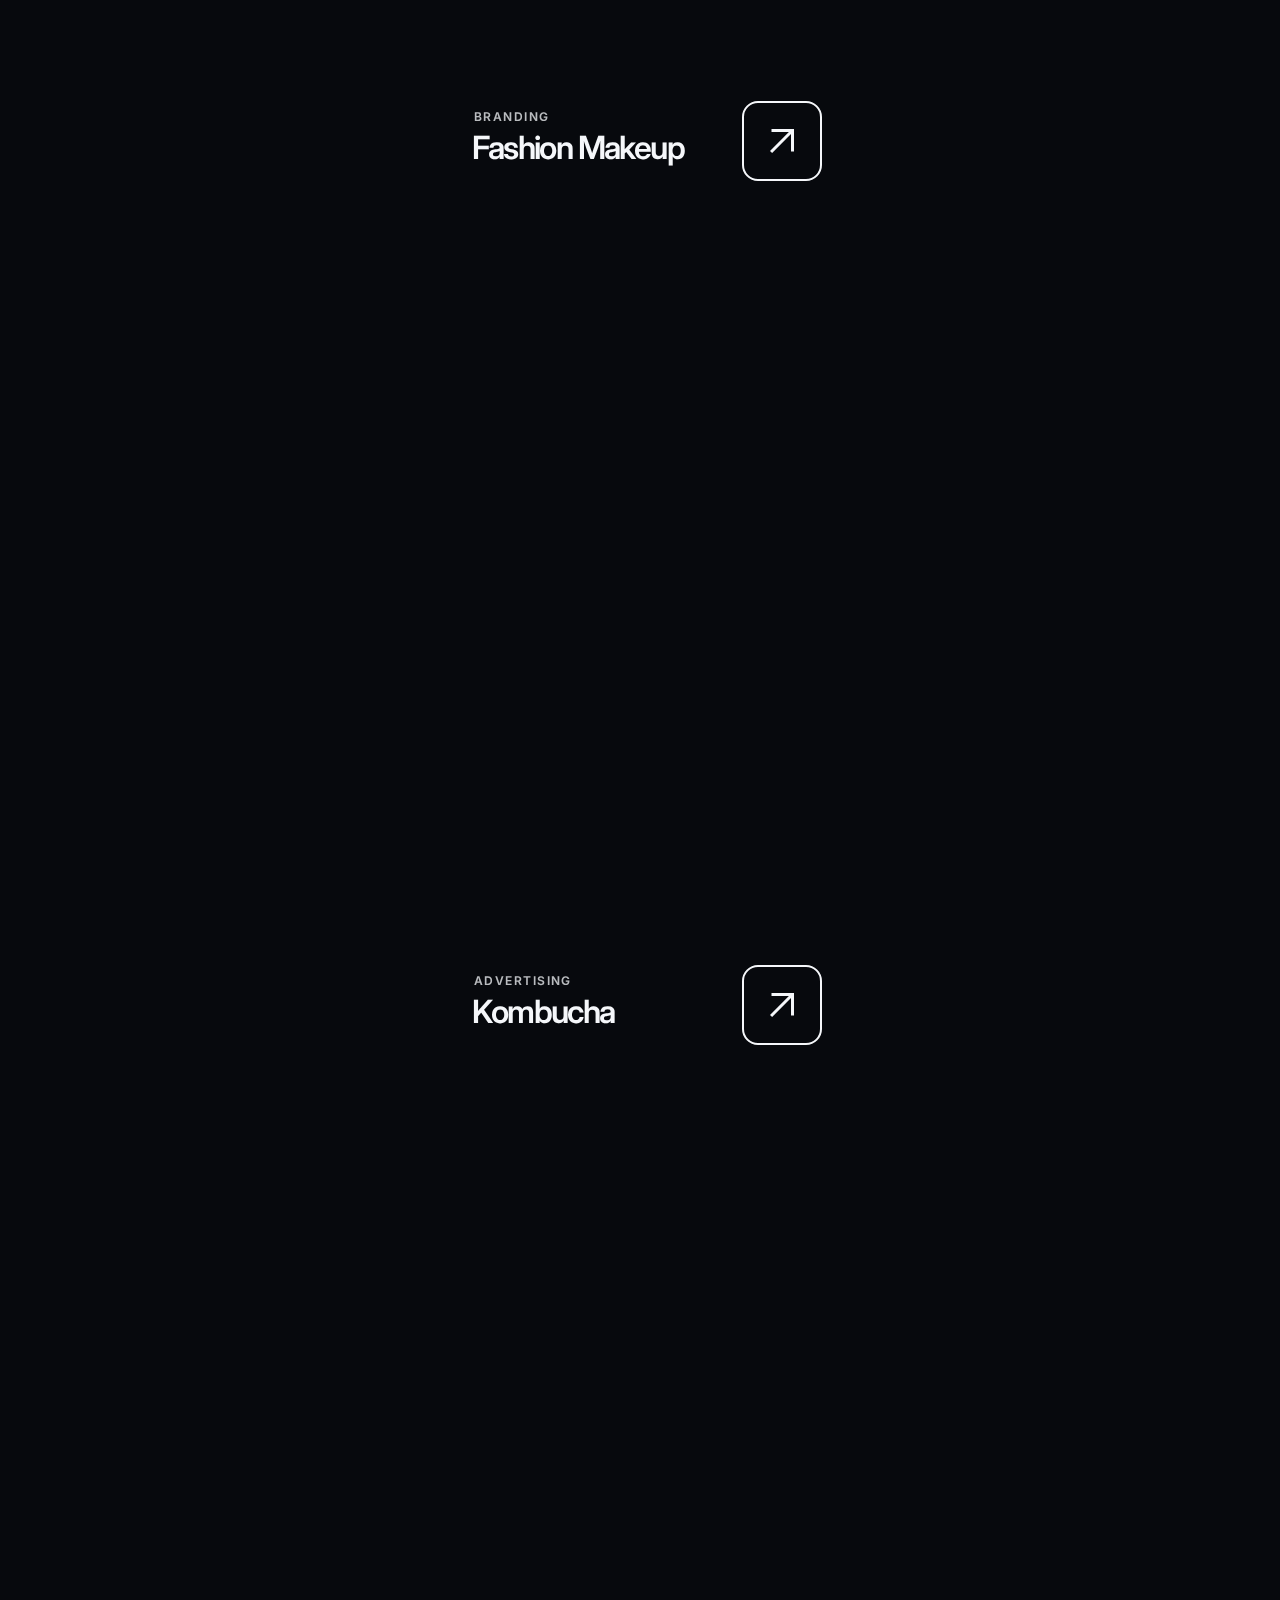
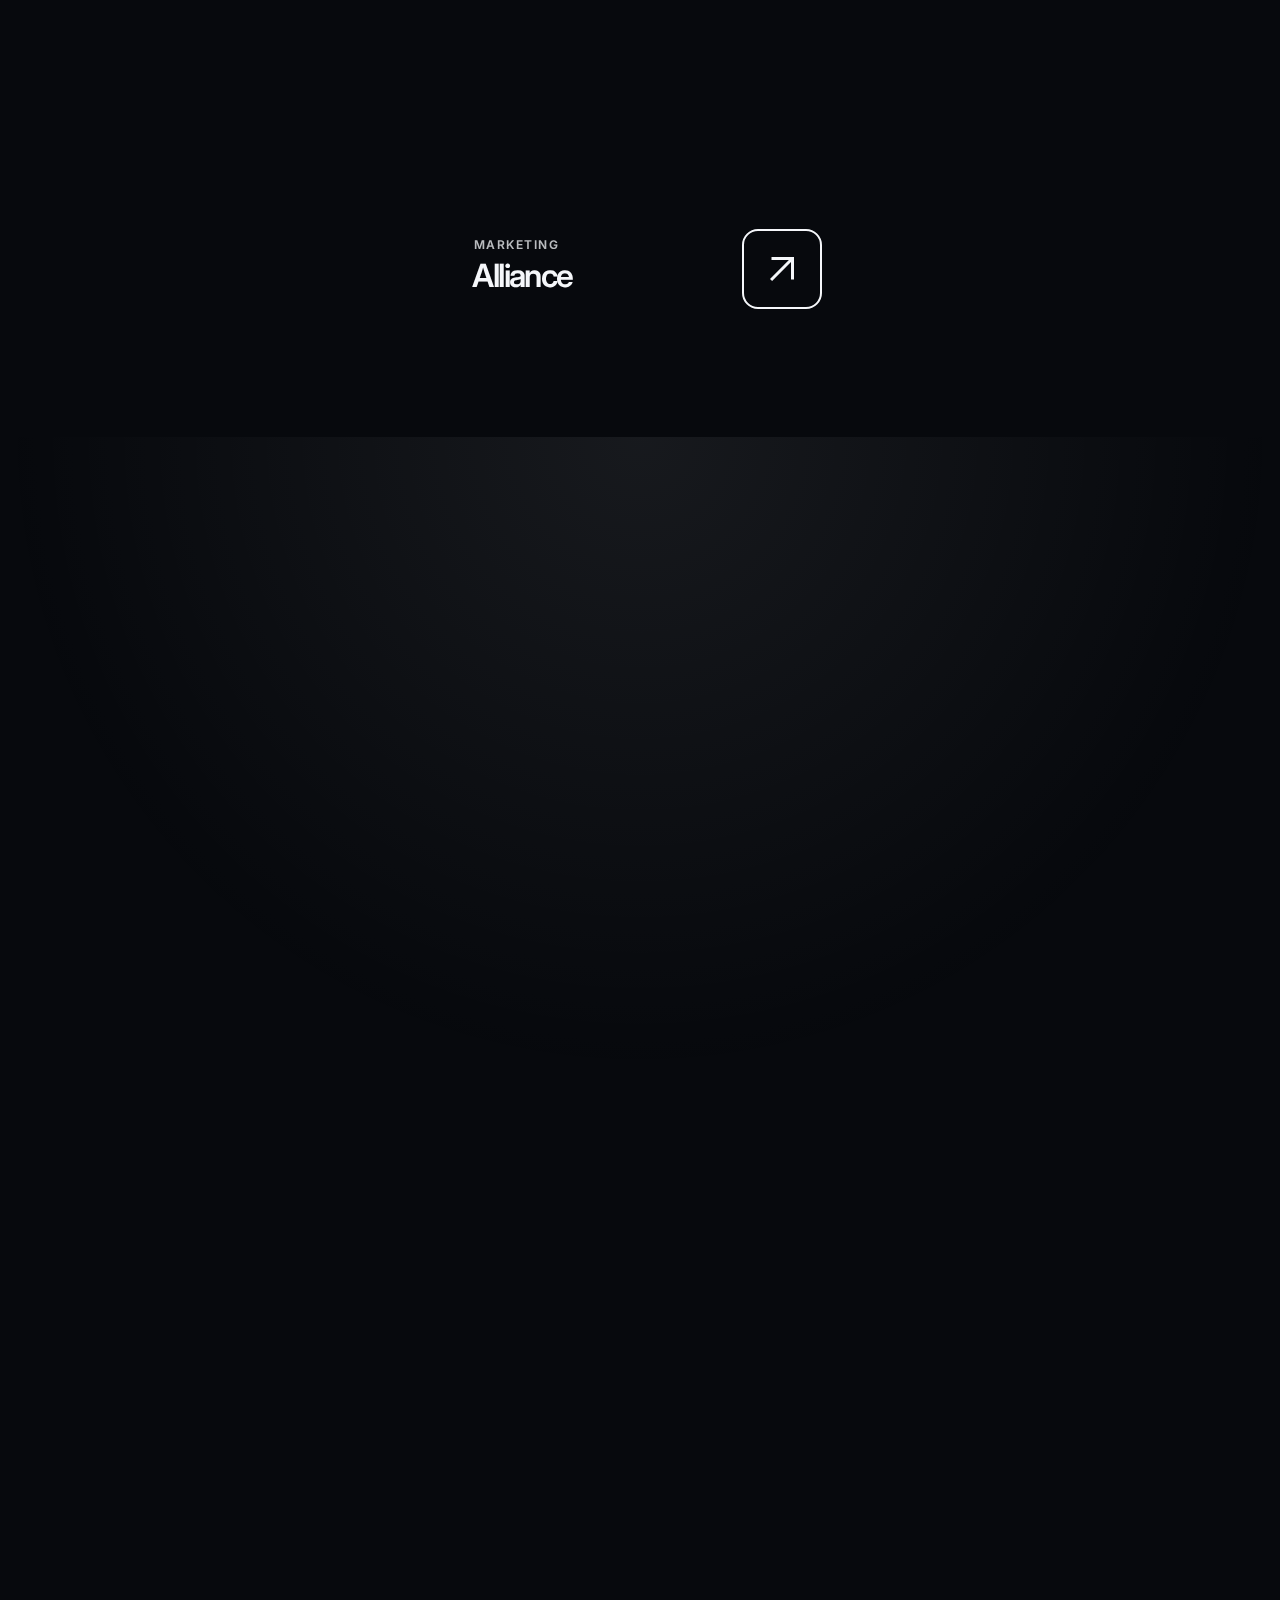
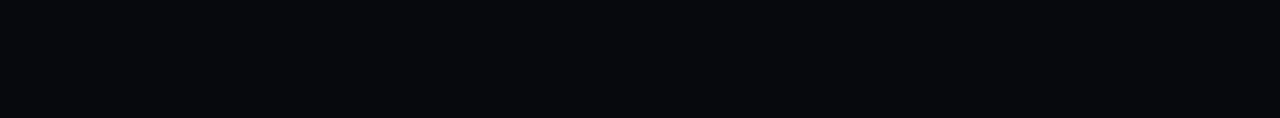
<file: portfolio-column.html>
<!DOCTYPE html>
<html lang="en">
<head>
    <meta charset="UTF-8">
    <meta name="viewport" content="width=device-width, initial-scale=1.0">

    <!-- Page Title -->
    <title>Bringer | Portfolio Listing</title>

    <!-- Google Fonts -->
    <link href="https://fonts.googleapis.com/css2?family=Inter:wght@400;600&amp;display=swap" rel="stylesheet">
    <!-- Config -->
    <link type="text/css" rel="stylesheet" href="css/config.css">
    <!-- Libraries -->
    <link type="text/css" rel="stylesheet" href="css/libs.css">
    <!-- Template Styles -->
    <link type="text/css" rel="stylesheet" href="css/style.css">
    <!-- Responsive -->
    <link type="text/css" rel="stylesheet" href="css/responsive.css">

    <!-- Favicon -->
    <link rel="icon" href="img/favicon.png" sizes="32x32">
</head>
<body>
    <!-- Header -->
    <header id="bringer-header" class="is-frosted is-sticky" data-appear="fade-down" data-unload="fade-up">
        <!-- Desktop Header -->
        <div class="bringer-header-inner">
            <!-- Header Logo -->
            <div class="bringer-header-lp">
                <a href="./" class="bringer-logo">
                    <img src="img/logo.png" alt="bringer." width="88" height="24">
                </a>
            </div>
            <!-- Main Menu -->
            <div class="bringer-header-mp">
                <nav class="bringer-nav">
                    <ul class="main-menu" data-stagger-appear="fade-down" data-stagger-delay="75">
                        <li>
                            <a href="#">Home</a>
                            <ul class="sub-menu">
                                <li>
                                    <a href="index.html">Home 01</a>
                                </li>
                                <li>
                                    <a href="home02.html">Home 02</a>
                                </li>
                                <li>
                                    <a href="home03.html">Home 03</a>
                                </li>
                                <li>
                                    <a href="home04.html">Home 04</a>
                                </li>
                                <li>
                                    <a href="home05.html">Home 05</a>
                                </li>
                                <li>
                                    <a href="home06.html">Home 06</a>
                                </li>
                                <li>
                                    <a href="home07.html">Home 07</a>
                                </li>
                                <li>
                                    <a href="home08.html">Home 08</a>
                                </li>
                            </ul>
                        </li>
                        <li>
                            <a href="#">About Us</a>
                            <ul class="sub-menu">
                                <li>
                                    <a href="about-us.html">About Us</a>
                                </li>
                                <li>
                                    <a href="about-me.html">About Me</a>
                                </li>
                                <li>
                                    <a href="team-member.html">Team Member</a>
                                </li>
                            </ul>
                        </li>
                        <li>
                            <a href="#">Pages</a>
                            <ul class="sub-menu">
                                <li>
                                    <a href="services.html">Our Services</a>
                                </li>
                                <li>
                                    <a href="service-details.html">Service Details</a>
                                </li>
                                <li>
                                    <a href="pricing.html">Pricing</a>
                                </li>
                                <li>
                                    <a href="faq.html">F.A.Q.</a>
                                </li>
                                <li>
                                    <a href="testimonials.html">Testimonials</a>
                                </li>
                            </ul>
                        </li>
                        <li class="current-menu-parent">
                            <a href="#">Portfolio</a>
                            <ul class="sub-menu">
                                <li>
                                    <a href="portfolio-infinite-list.html">Infinite List</a>
                                </li>
                                <li>
                                    <a href="portfolio-slider.html">Slider</a>
                                </li>
                                <li class="current-menu-item">
                                    <a href="portfolio-column.html">Column Cards</a>
                                </li>
                                <li>
                                    <a href="portfolio-grid.html">Classic Grid</a>
                                </li>
                                <li class="bringer-menu-divider"></li>
                                <li>
                                    <a href="portfolio-post01.html">Portfolio Details 01</a>
                                </li>
                                <li>
                                    <a href="portfolio-post02.html">Portfolio Details 02</a>
                                </li>
                                <li>
                                    <a href="portfolio-post03.html">Portfolio Details 03</a>
                                </li>
                            </ul>
                        </li>
                        <li>
                            <a href="contacts.html">Contacts</a>
                        </li>
                    </ul>
                </nav>
            </div>
            <!-- Header Button -->
            <div class="bringer-header-rp">
                <a href="contacts.html" class="bringer-button">Get a FREE Quote</a>
            </div>
        </div>
        <!-- Mobile Header -->
        <div class="bringer-mobile-header-inner">
            <a href="./" class="bringer-logo">
                <img src="img/logo.png" alt="bringer." width="88" height="24">
            </a>
            <a href="#" class="bringer-mobile-menu-toggler">
                <i class="bringer-menu-toggler-icon">
                    <span></span>
                    <span></span>
                    <span></span>
                </i>
            </a>
        </div>
    </header>

    <!-- Page Main -->
    <main id="bringer-main">
        <div class="stg-container">
            <!-- Section: Page Title -->
            <section class="backlight-bottom">
                <div class="stg-row">
                    <div class="stg-col-8 stg-offset-2">
                        <div class="align-center">
                            <h1 class="bringer-page-title" data-appear="fade-up" data-unload="fade-up">Stacked Portfolio</h1>
                            <p class="bringer-large-text" data-appear="fade-up" data-delay="100" data-unload="fade-up">Where Creative Sparks Ignite Branding Revolutions.</p>
                        </div>
                    </div>
                </div>
            </section>

            <!-- Section: Portfolio Listing -->
            <section>
                
                <!-- Portfolio Card Item 01 -->
                <div class="bringer-column-item bringer-masked-block" data-unload="fade-up">
                    <!-- Media -->
                    <div class="bringer-masked-media bringer-parallax-media" data-appear="fade-up" data-threshold="0">
                        <img class="bringer-lazy" src="img/null.png" data-src="img/portfolio/portfolio01-land.jpg" alt="" width="1920" height="1280">
                    </div>
                    <!-- Content -->
                    <div class="bringer-masked-content at-bottom-center">
                        <div class="bringer-column-item-content">
                            <div class="bringer-column-item-title">
                                <span class="bringer-meta">Branding</span>
                                <h4>Curology</h4>
                            </div>
                            <div class="bringer-icon-wrap">
                                <span class="bringer-icon bringer-icon-explore"></span>
                            </div>
                            <a href="portfolio-post01.html"></a>
                        </div>
                    </div>
                </div>
                                
                <!-- Portfolio Card Item 02 -->
                <div class="bringer-column-item bringer-masked-block" data-unload="fade-up">
                    <!-- Media -->
                    <div class="bringer-masked-media bringer-parallax-media" data-appear="fade-up" data-threshold="0">
                        <img class="bringer-lazy" src="img/null.png" data-src="img/portfolio/portfolio02-land.jpg" alt="" width="1920" height="1280">
                    </div>
                    <!-- Content -->
                    <div class="bringer-masked-content at-bottom-center">
                        <div class="bringer-column-item-content">
                            <div class="bringer-column-item-title">
                                <span class="bringer-meta">Advertising</span>
                                <h4>Cookie Dough</h4>
                            </div>
                            <div class="bringer-icon-wrap">
                                <span class="bringer-icon bringer-icon-explore"></span>
                            </div>
                            <a href="portfolio-post02.html"></a>
                        </div>
                    </div>
                </div>
                                
                <!-- Portfolio Card Item 03 -->
                <div class="bringer-column-item bringer-masked-block" data-unload="fade-up">
                    <!-- Media -->
                    <div class="bringer-masked-media bringer-parallax-media" data-appear="fade-up" data-threshold="0">
                        <img class="bringer-lazy" src="img/null.png" data-src="img/portfolio/portfolio03-land.jpg" alt="" width="1920" height="1280">
                    </div>
                    <!-- Content -->
                    <div class="bringer-masked-content at-bottom-center">
                        <div class="bringer-column-item-content">
                            <div class="bringer-column-item-title">
                                <span class="bringer-meta">Marketing</span>
                                <h4>Gaming Power</h4>
                            </div>
                            <div class="bringer-icon-wrap">
                                <span class="bringer-icon bringer-icon-explore"></span>
                            </div>
                            <a href="portfolio-post03.html"></a>
                        </div>
                    </div>
                </div>
                                
                <!-- Portfolio Card Item 04 -->
                <div class="bringer-column-item bringer-masked-block" data-unload="fade-up">
                    <!-- Media -->
                    <div class="bringer-masked-media bringer-parallax-media" data-appear="fade-up" data-threshold="0">
                        <img class="bringer-lazy" src="img/null.png" data-src="img/portfolio/portfolio04-land.jpg" alt="" width="1920" height="1280">
                    </div>
                    <!-- Content -->
                    <div class="bringer-masked-content at-bottom-center">
                        <div class="bringer-column-item-content">
                            <div class="bringer-column-item-title">
                                <span class="bringer-meta">Advertising</span>
                                <h4>Riot Energy</h4>
                            </div>
                            <div class="bringer-icon-wrap">
                                <span class="bringer-icon bringer-icon-explore"></span>
                            </div>
                            <a href="portfolio-post04.html"></a>
                        </div>
                    </div>
                </div>
                                
                <!-- Portfolio Card Item 05 -->
                <div class="bringer-column-item bringer-masked-block" data-unload="fade-up">
                    <!-- Media -->
                    <div class="bringer-masked-media bringer-parallax-media" data-appear="fade-up" data-threshold="0">
                        <img class="bringer-lazy" src="img/null.png" data-src="img/portfolio/portfolio05-land.jpg" alt="" width="1920" height="1280">
                    </div>
                    <!-- Content -->
                    <div class="bringer-masked-content at-bottom-center">
                        <div class="bringer-column-item-content">
                            <div class="bringer-column-item-title">
                                <span class="bringer-meta">Marketing</span>
                                <h4>Smoothie</h4>
                            </div>
                            <div class="bringer-icon-wrap">
                                <span class="bringer-icon bringer-icon-explore"></span>
                            </div>
                            <a href="portfolio-post05.html"></a>
                        </div>
                    </div>
                </div>
                                
                <!-- Portfolio Card Item 06 -->
                <div class="bringer-column-item bringer-masked-block" data-unload="fade-up">
                    <!-- Media -->
                    <div class="bringer-masked-media bringer-parallax-media" data-appear="fade-up" data-threshold="0">
                        <img class="bringer-lazy" src="img/null.png" data-src="img/portfolio/portfolio06-land.jpg" alt="" width="1920" height="1280">
                    </div>
                    <!-- Content -->
                    <div class="bringer-masked-content at-bottom-center">
                        <div class="bringer-column-item-content">
                            <div class="bringer-column-item-title">
                                <span class="bringer-meta">Branding</span>
                                <h4>Positive Beverage</h4>
                            </div>
                            <div class="bringer-icon-wrap">
                                <span class="bringer-icon bringer-icon-explore"></span>
                            </div>
                            <a href="portfolio-post06.html"></a>
                        </div>
                    </div>
                </div>
                                
                <!-- Portfolio Card Item 07 -->
                <div class="bringer-column-item bringer-masked-block" data-unload="fade-up">
                    <!-- Media -->
                    <div class="bringer-masked-media bringer-parallax-media" data-appear="fade-up" data-threshold="0">
                        <img class="bringer-lazy" src="img/null.png" data-src="img/portfolio/portfolio07-land.jpg" alt="" width="1920" height="1280">
                    </div>
                    <!-- Content -->
                    <div class="bringer-masked-content at-bottom-center">
                        <div class="bringer-column-item-content">
                            <div class="bringer-column-item-title">
                                <span class="bringer-meta">Branding</span>
                                <h4>Fashion Makeup</h4>
                            </div>
                            <div class="bringer-icon-wrap">
                                <span class="bringer-icon bringer-icon-explore"></span>
                            </div>
                            <a href="portfolio-post07.html"></a>
                        </div>
                    </div>
                </div>
                                
                <!-- Portfolio Card Item 08 -->
                <div class="bringer-column-item bringer-masked-block" data-unload="fade-up">
                    <!-- Media -->
                    <div class="bringer-masked-media bringer-parallax-media" data-appear="fade-up" data-threshold="0">
                        <img class="bringer-lazy" src="img/null.png" data-src="img/portfolio/portfolio08-land.jpg" alt="" width="1920" height="1280">
                    </div>
                    <!-- Content -->
                    <div class="bringer-masked-content at-bottom-center">
                        <div class="bringer-column-item-content">
                            <div class="bringer-column-item-title">
                                <span class="bringer-meta">Advertising</span>
                                <h4>Kombucha</h4>
                            </div>
                            <div class="bringer-icon-wrap">
                                <span class="bringer-icon bringer-icon-explore"></span>
                            </div>
                            <a href="portfolio-post08.html"></a>
                        </div>
                    </div>
                </div>
                                
                <!-- Portfolio Card Item 09 -->
                <div class="bringer-column-item bringer-masked-block" data-unload="fade-up">
                    <!-- Media -->
                    <div class="bringer-masked-media bringer-parallax-media" data-appear="fade-up" data-threshold="0">
                        <img class="bringer-lazy" src="img/null.png" data-src="img/portfolio/portfolio09-land.jpg" alt="" width="1920" height="1280">
                    </div>
                    <!-- Content -->
                    <div class="bringer-masked-content at-bottom-center">
                        <div class="bringer-column-item-content">
                            <div class="bringer-column-item-title">
                                <span class="bringer-meta">Marketing</span>
                                <h4>Alliance</h4>
                            </div>
                            <div class="bringer-icon-wrap">
                                <span class="bringer-icon bringer-icon-explore"></span>
                            </div>
                            <a href="portfolio-post09.html"></a>
                        </div>
                    </div>
                </div>
                
            </section>

            <!-- Section: Grid CTA -->
            <section class="backlight-top">
                <div class="bringer-bento-grid bringer-grid-cta">
                    <div class="is-large bringer-masked-block" data-appear="fade-right" data-unload="fade-left">
                        <div class="bringer-grid-cta-media bringer-masked-media" data-bg-src="img/cta/grid-cta-background.jpg">
                            <div class="bringer-grid-cta-heading">Need to amplify your voice?</div>
                        </div>
                        <div class="bringer-masked-content at-bottom-right">
                            <p class="bringer-large-text" data-appear="fade-right" data-delay="100">Let's chat about your goals &rarr;</p>
                        </div>
                    </div>
                    <div class="is-medium bringer-block" data-appear="fade-down" data-unload="fade-right">
                        <h3>We will design campaigns that make the world listen</h3>
                    </div>
                    <div class="is-small" data-appear="zoom-out" data-delay="100" data-unload="zoom-out">
                        <a href="contacts.html" class="bringer-square-button">
                            <span class="bringer-icon bringer-icon-explore"></span>
                        </a>
                    </div>
                    <div class="is-small" data-appear="zoom-out" data-delay="200" data-unload="zoom-out">
                        <img src="img/cta/grid-cta-02.jpg" alt="Let's Chat" width="960" height="960">
                    </div>
                </div>
            </section>

        </div><!-- .stg-container -->

        <!-- Footer -->
        <footer id="bringer-footer" data-appear="fade-up" data-unload="fade-down">
            <!-- Footer Widgets Area -->
            <div class="bringer-footer-widgets">
                <div class="stg-container">
                    <div class="stg-row" data-stagger-appear="fade-left" data-stagger-delay="100">
                        <div class="stg-col-5 stg-tp-col-12 stg-tp-bottom-gap-l">
                            <div class="bringer-info-widget">
                                <a href="./" class="bringer-logo footer-logo">
                                    <img src="img/logo.png" alt="bringer." width="88" height="24">
                                </a>
                                <div class="bringer-info-description">We are a passionate team of developers and designers who believe in the power of creativity. We help creative people create a strong online presence that shows their work and tells a story.</div>
                                <span class="bringer-label">Follow us:</span>
                                <ul class="bringer-socials-list" data-stagger-appear="fade-up" data-stagger-delay="75">
                                    <li>
                                        <a href="#" target="_blank" class="bringer-socials-facebook">
                                            <i></i>
                                        </a>
                                    </li>
                                    <li>
                                        <a href="#" target="_blank" class="bringer-socials-instagram">
                                            <i></i>
                                        </a>
                                    </li>
                                    <li>
                                        <a href="#" target="_blank" class="bringer-socials-x">
                                            <i></i>
                                        </a>
                                    </li>
                                    <li>
                                        <a href="#" target="_blank" class="bringer-socials-tiktok">
                                            <i></i>
                                        </a>
                                    </li>
                                    <li>
                                        <a href="#" target="_blank" class="bringer-socials-patreon">
                                            <i></i>
                                        </a>
                                    </li>
                                </ul>
                            </div>
                        </div>
                        <div class="stg-col-2 stg-offset-1 stg-tp-col-4 stg-m-col-4">
                            <div class="bringer-widget">
                                <h6>Services</h6>
                                <div class="bringer-menu-widget">
                                    <ul>
                                        <li><a href="service-details.html">Branding</a></li>
                                        <li><a href="service-details.html">Marketing</a></li>
                                        <li><a href="service-details.html">Graphic Design</a></li>
                                        <li><a href="service-details.html">Web Design</a></li>
                                        <li><a href="service-details.html">Content Creation</a></li>
                                    </ul>
                                </div>
                            </div><!-- .bringer-widget -->
                        </div>
                        <div class="stg-col-2 stg-tp-col-4 stg-m-col-4">
                            <div class="bringer-widget">
                                <h6>About Us</h6>
                                <div class="bringer-menu-widget">
                                    <ul>
                                        <li><a href="about-us.html">About Us</a></li>
                                        <li><a href="about-me.html">About Me</a></li>
                                        <li><a href="team-member.html">Our Team</a></li>
                                        <li><a href="testimonials.html">Testimonials</a></li>
                                        <li><a href="contacts.html">Get in Touch</a></li>
                                    </ul>
                                </div>
                            </div><!-- .bringer-widget -->
                        </div>
                        <div class="stg-col-2 stg-tp-col-4 stg-m-col-4">
                            <div class="bringer-widget">
                                <h6>Resources</h6>
                                <div class="bringer-menu-widget">
                                    <ul>
                                        <li><a href="pricing.html">Pricing</a></li>
                                        <li><a href="faq.html">Help Center</a></li>
                                        <li><a href="services.html">Our Services</a></li>
                                        <li><a href="#">Terms of Use</a></li>
                                        <li><a href="#">Privacy Policy</a></li>
                                    </ul>
                                </div>
                            </div><!-- .bringer-widget -->
                        </div>
                    </div><!-- .stg-row -->
                </div><!-- .stg-container -->
            </div><!-- .bringer-footer-widgets -->

            <!-- Footer Copyright Line -->
            <div class="bringer-footer-line stg-container">
                <div class="align-center">
                    Copyright &copy; 2024. All Rights Reserved.
                </div>
            </div><!-- bringer-footer-line -->
        </footer>
	</main>

    <!-- Right Click Protection Block -->
    <div class="bringer-rcp-wrap">
        <div class="bringer-rcp-overlay"></div>
        <div class="bringer-rcp-container">
            <h2>The context menu is not allowed on this page.</h2>
        </div>
    </div>

    <!-- Dynamic Backlight -->
    <div class="bringer-backlight"></div>

    <!-- JS Scripts -->
    <script src="js/lib/jquery.min.js"></script>
    <script src="js/lib/libs.js"></script>
    <script src="js/contact_form.js"></script>
    <script src="js/st-core.js"></script>
    <script src="js/classes.js"></script>
    <script src="js/main.js"></script>
</body>
</html>
</file>
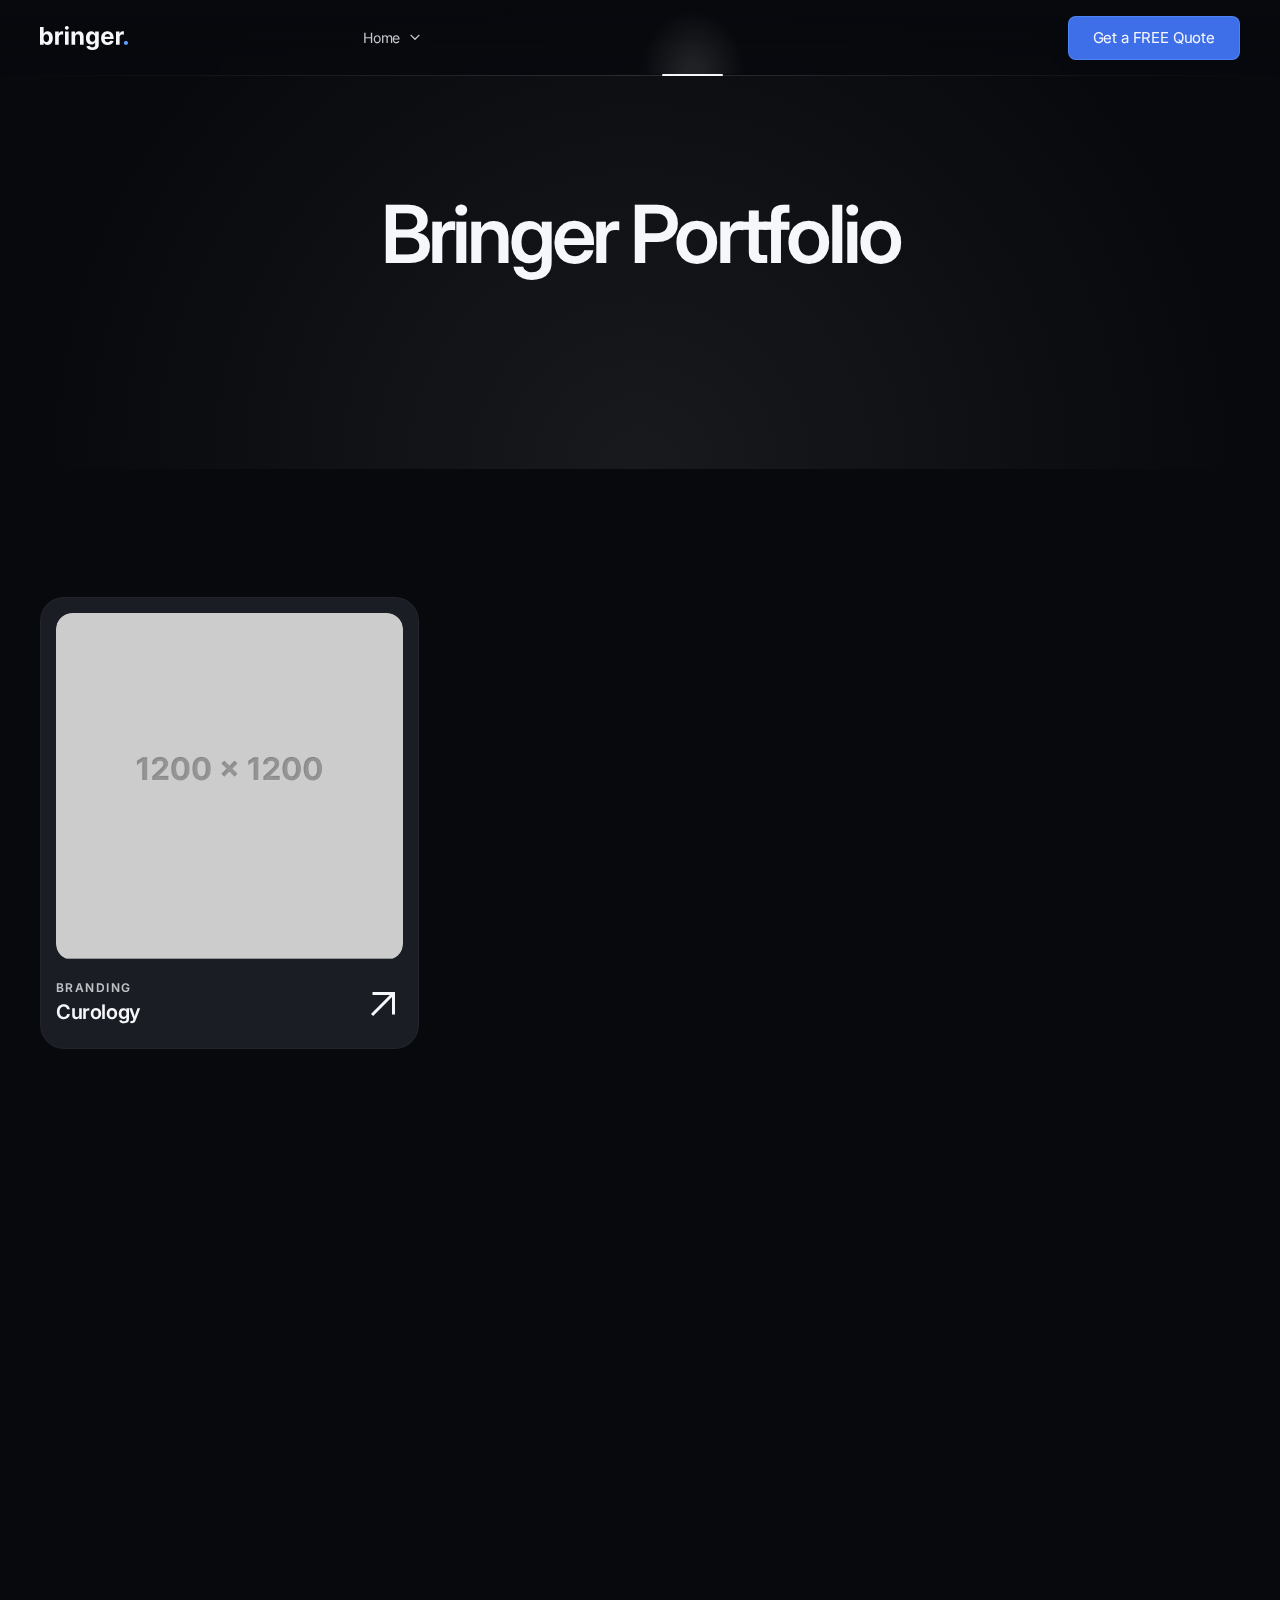
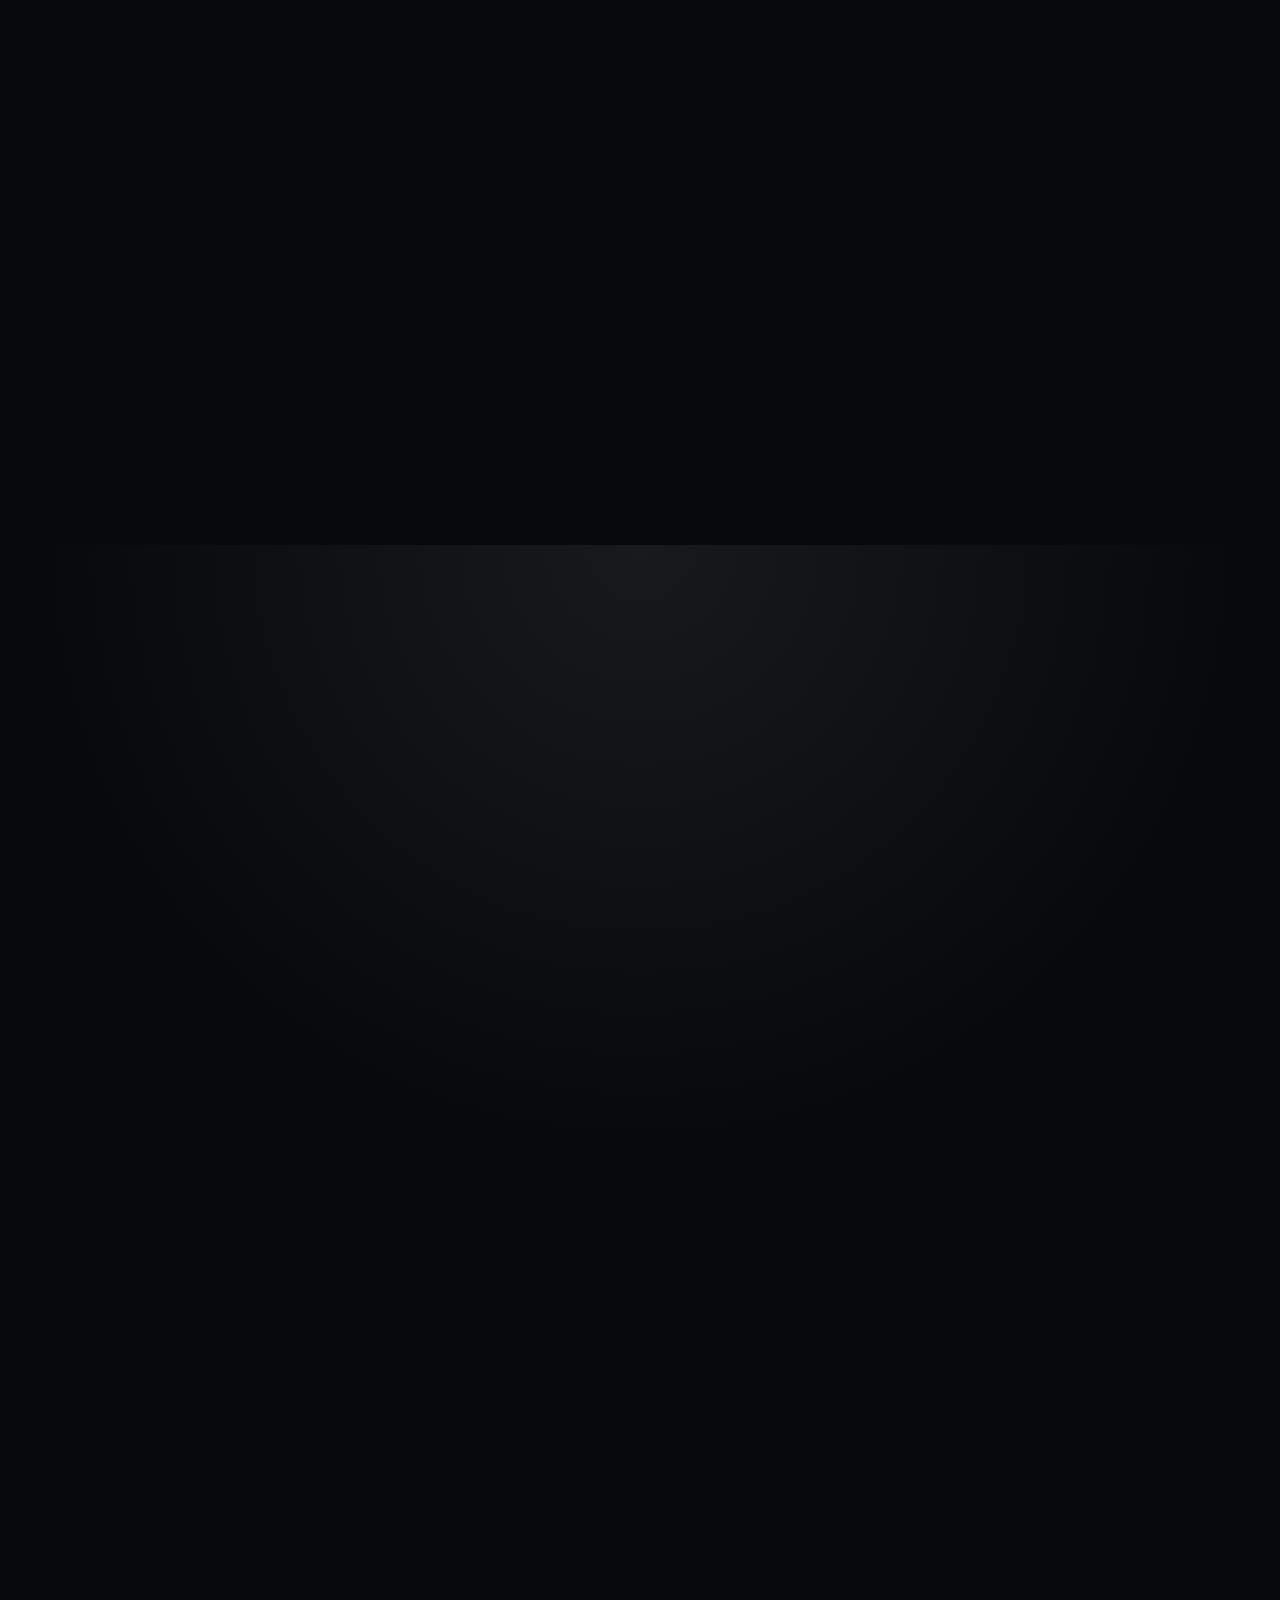
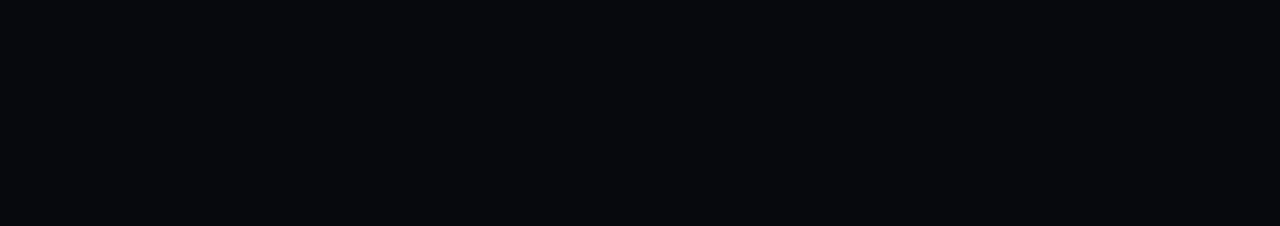
<file: portfolio-grid.html>
<!DOCTYPE html>
<html lang="en">
<head>
    <meta charset="UTF-8">
    <meta name="viewport" content="width=device-width, initial-scale=1.0">

    <!-- Page Title -->
    <title>Bringer | Portfolio Grid</title>

    <!-- Google Fonts -->
    <link href="https://fonts.googleapis.com/css2?family=Inter:wght@400;600&amp;display=swap" rel="stylesheet">
    <!-- Config -->
    <link type="text/css" rel="stylesheet" href="css/config.css">
    <!-- Libraries -->
    <link type="text/css" rel="stylesheet" href="css/libs.css">
    <!-- Template Styles -->
    <link type="text/css" rel="stylesheet" href="css/style.css">
    <!-- Responsive -->
    <link type="text/css" rel="stylesheet" href="css/responsive.css">

    <!-- Favicon -->
    <link rel="icon" href="img/favicon.png" sizes="32x32">
</head>
<body>
    <!-- Header -->
    <header id="bringer-header" class="is-frosted is-sticky" data-appear="fade-down" data-unload="fade-up">
        <!-- Desktop Header -->
        <div class="bringer-header-inner">
            <!-- Header Logo -->
            <div class="bringer-header-lp">
                <a href="./" class="bringer-logo">
                    <img src="img/logo.png" alt="bringer." width="88" height="24">
                </a>
            </div>
            <!-- Main Menu -->
            <div class="bringer-header-mp">
                <nav class="bringer-nav">
                    <ul class="main-menu" data-stagger-appear="fade-down" data-stagger-delay="75">
                        <li>
                            <a href="#">Home</a>
                            <ul class="sub-menu">
                                <li>
                                    <a href="index.html">Home 01</a>
                                </li>
                                <li>
                                    <a href="home02.html">Home 02</a>
                                </li>
                                <li>
                                    <a href="home03.html">Home 03</a>
                                </li>
                                <li>
                                    <a href="home04.html">Home 04</a>
                                </li>
                                <li>
                                    <a href="home05.html">Home 05</a>
                                </li>
                                <li>
                                    <a href="home06.html">Home 06</a>
                                </li>
                                <li>
                                    <a href="home07.html">Home 07</a>
                                </li>
                                <li>
                                    <a href="home08.html">Home 08</a>
                                </li>
                            </ul>
                        </li>
                        <li>
                            <a href="#">About Us</a>
                            <ul class="sub-menu">
                                <li>
                                    <a href="about-us.html">About Us</a>
                                </li>
                                <li>
                                    <a href="about-me.html">About Me</a>
                                </li>
                                <li>
                                    <a href="team-member.html">Team Member</a>
                                </li>
                            </ul>
                        </li>
                        <li>
                            <a href="#">Pages</a>
                            <ul class="sub-menu">
                                <li>
                                    <a href="services.html">Our Services</a>
                                </li>
                                <li>
                                    <a href="service-details.html">Service Details</a>
                                </li>
                                <li>
                                    <a href="pricing.html">Pricing</a>
                                </li>
                                <li>
                                    <a href="faq.html">F.A.Q.</a>
                                </li>
                                <li>
                                    <a href="testimonials.html">Testimonials</a>
                                </li>
                            </ul>
                        </li>
                        <li class="current-menu-parent">
                            <a href="#">Portfolio</a>
                            <ul class="sub-menu">
                                <li>
                                    <a href="portfolio-infinite-list.html">Infinite List</a>
                                </li>
                                <li>
                                    <a href="portfolio-slider.html">Slider</a>
                                </li>
                                <li>
                                    <a href="portfolio-column.html">Column Cards</a>
                                </li>
                                <li class="current-menu-item">
                                    <a href="portfolio-grid.html">Classic Grid</a>
                                </li>
                                <li class="bringer-menu-divider"></li>
                                <li>
                                    <a href="portfolio-post01.html">Portfolio Details 01</a>
                                </li>
                                <li>
                                    <a href="portfolio-post02.html">Portfolio Details 02</a>
                                </li>
                                <li>
                                    <a href="portfolio-post03.html">Portfolio Details 03</a>
                                </li>
                            </ul>
                        </li>
                        <li>
                            <a href="contacts.html">Contacts</a>
                        </li>
                    </ul>
                </nav>
            </div>
            <!-- Header Button -->
            <div class="bringer-header-rp">
                <a href="contacts.html" class="bringer-button">Get a FREE Quote</a>
            </div>
        </div>
        <!-- Mobile Header -->
        <div class="bringer-mobile-header-inner">
            <a href="./" class="bringer-logo">
                <img src="img/logo.png" alt="bringer." width="88" height="24">
            </a>
            <a href="#" class="bringer-mobile-menu-toggler">
                <i class="bringer-menu-toggler-icon">
                    <span></span>
                    <span></span>
                    <span></span>
                </i>
            </a>
        </div>
    </header>

    <!-- Page Main -->
    <main id="bringer-main">
        <div class="stg-container">
            <!-- Section: Page Title -->
            <section class="backlight-bottom">
                <div class="stg-row">
                    <div class="stg-col-6 stg-offset-3">
                        <div class="align-center">
                            <h1 class="bringer-page-title" data-appear="fade-up" data-unload="fade-up">Bringer Portfolio</h1>
                            <p class="bringer-large-text" data-appear="fade-up" data-delay="100" data-unload="fade-up">Where Creative Sparks Ignite Branding Revolutions.</p>
                        </div>
                    </div>
                </div>
            </section>
            
            <!-- Section: Grid -->
            <section>
                <!-- Portfolio Grid -->
                <div class="bringer-grid-3cols bringer-tp-grid-2cols bringer-tp-centered-last-item stg-normal-gap bringer-parallax-media" data-stagger-appear="fade-up" data-threshold="0.5" data-stagger-delay="150" data-stagger-unload="fade-up">
                    
                    <!-- Portfolio Card Item 01 -->
                    <div class="bringer-block bringer-portfolio-card">
                        <div class="bringer-portfolio-card-image">
                            <img class="bringer-lazy" src="img/null.png" data-src="img/portfolio/portfolio01.jpg" alt="" width="1200" height="1200">
                        </div>
                        <div class="bringer-portfolio-card-footer">
                            <div class="bringer-portfolio-card-title">
                                <span class="bringer-meta">Branding</span>
                                <h6>Curology</h6>
                            </div>
                            <span class="bringer-icon bringer-icon-explore"></span>
                        </div>
                        <a href="portfolio-post01.html"></a>
                    </div><!-- .bringer-portfolio-card -->
                                        
                    <!-- Portfolio Card Item 02 -->
                    <div class="bringer-block bringer-portfolio-card">
                        <div class="bringer-portfolio-card-image">
                            <img class="bringer-lazy" src="img/null.png" data-src="img/portfolio/portfolio02.jpg" alt="" width="1200" height="1200">
                        </div>
                        <div class="bringer-portfolio-card-footer">
                            <div class="bringer-portfolio-card-title">
                                <span class="bringer-meta">Advertising</span>
                                <h6>Cookie Dough</h6>
                            </div>
                            <span class="bringer-icon bringer-icon-explore"></span>
                        </div>
                        <a href="portfolio-post02.html"></a>
                    </div><!-- .bringer-portfolio-card -->
                                        
                    <!-- Portfolio Card Item 03 -->
                    <div class="bringer-block bringer-portfolio-card">
                        <div class="bringer-portfolio-card-image">
                            <img class="bringer-lazy" src="img/null.png" data-src="img/portfolio/portfolio03.jpg" alt="" width="1200" height="1200">
                        </div>
                        <div class="bringer-portfolio-card-footer">
                            <div class="bringer-portfolio-card-title">
                                <span class="bringer-meta">Marketing</span>
                                <h6>Gaming Power</h6>
                            </div>
                            <span class="bringer-icon bringer-icon-explore"></span>
                        </div>
                        <a href="portfolio-post03.html"></a>
                    </div><!-- .bringer-portfolio-card -->
                                        
                    <!-- Portfolio Card Item 04 -->
                    <div class="bringer-block bringer-portfolio-card">
                        <div class="bringer-portfolio-card-image">
                            <img class="bringer-lazy" src="img/null.png" data-src="img/portfolio/portfolio04.jpg" alt="" width="1200" height="1200">
                        </div>
                        <div class="bringer-portfolio-card-footer">
                            <div class="bringer-portfolio-card-title">
                                <span class="bringer-meta">Advertising</span>
                                <h6>Riot Energy</h6>
                            </div>
                            <span class="bringer-icon bringer-icon-explore"></span>
                        </div>
                        <a href="portfolio-post04.html"></a>
                    </div><!-- .bringer-portfolio-card -->
                                        
                    <!-- Portfolio Card Item 05 -->
                    <div class="bringer-block bringer-portfolio-card">
                        <div class="bringer-portfolio-card-image">
                            <img class="bringer-lazy" src="img/null.png" data-src="img/portfolio/portfolio05.jpg" alt="" width="1200" height="1200">
                        </div>
                        <div class="bringer-portfolio-card-footer">
                            <div class="bringer-portfolio-card-title">
                                <span class="bringer-meta">Marketing</span>
                                <h6>Smoothie</h6>
                            </div>
                            <span class="bringer-icon bringer-icon-explore"></span>
                        </div>
                        <a href="portfolio-post05.html"></a>
                    </div><!-- .bringer-portfolio-card -->
                                        
                    <!-- Portfolio Card Item 06 -->
                    <div class="bringer-block bringer-portfolio-card">
                        <div class="bringer-portfolio-card-image">
                            <img class="bringer-lazy" src="img/null.png" data-src="img/portfolio/portfolio06.jpg" alt="" width="1200" height="1200">
                        </div>
                        <div class="bringer-portfolio-card-footer">
                            <div class="bringer-portfolio-card-title">
                                <span class="bringer-meta">Branding</span>
                                <h6>Positive Beverage</h6>
                            </div>
                            <span class="bringer-icon bringer-icon-explore"></span>
                        </div>
                        <a href="portfolio-post06.html"></a>
                    </div><!-- .bringer-portfolio-card -->
                                        
                    <!-- Portfolio Card Item 07 -->
                    <div class="bringer-block bringer-portfolio-card">
                        <div class="bringer-portfolio-card-image">
                            <img class="bringer-lazy" src="img/null.png" data-src="img/portfolio/portfolio07.jpg" alt="" width="1200" height="1200">
                        </div>
                        <div class="bringer-portfolio-card-footer">
                            <div class="bringer-portfolio-card-title">
                                <span class="bringer-meta">Branding</span>
                                <h6>Fashion Makeup</h6>
                            </div>
                            <span class="bringer-icon bringer-icon-explore"></span>
                        </div>
                        <a href="portfolio-post07.html"></a>
                    </div><!-- .bringer-portfolio-card -->
                                        
                    <!-- Portfolio Card Item 08 -->
                    <div class="bringer-block bringer-portfolio-card">
                        <div class="bringer-portfolio-card-image">
                            <img class="bringer-lazy" src="img/null.png" data-src="img/portfolio/portfolio08.jpg" alt="" width="1200" height="1200">
                        </div>
                        <div class="bringer-portfolio-card-footer">
                            <div class="bringer-portfolio-card-title">
                                <span class="bringer-meta">Advertising</span>
                                <h6>Kombucha</h6>
                            </div>
                            <span class="bringer-icon bringer-icon-explore"></span>
                        </div>
                        <a href="portfolio-post08.html"></a>
                    </div><!-- .bringer-portfolio-card -->
                                        
                    <!-- Portfolio Card Item 09 -->
                    <div class="bringer-block bringer-portfolio-card">
                        <div class="bringer-portfolio-card-image">
                            <img class="bringer-lazy" src="img/null.png" data-src="img/portfolio/portfolio09.jpg" alt="" width="1200" height="1200">
                        </div>
                        <div class="bringer-portfolio-card-footer">
                            <div class="bringer-portfolio-card-title">
                                <span class="bringer-meta">Marketing</span>
                                <h6>Alliance</h6>
                            </div>
                            <span class="bringer-icon bringer-icon-explore"></span>
                        </div>
                        <a href="portfolio-post09.html"></a>
                    </div><!-- .bringer-portfolio-card -->

                </div><!-- .bringer-grid -->
            </section>

            <!-- Section: Grid CTA -->
            <section class="backlight-top">
                <div class="bringer-bento-grid bringer-grid-cta">
                    <div class="is-large bringer-masked-block" data-appear="fade-right" data-unload="fade-left">
                        <div class="bringer-grid-cta-media bringer-masked-media" data-bg-src="img/cta/grid-cta-background.jpg">
                            <div class="bringer-grid-cta-heading">Need to amplify your voice?</div>
                        </div>
                        <div class="bringer-masked-content at-bottom-right">
                            <p class="bringer-large-text" data-appear="fade-right" data-delay="100">Let's chat about your goals &rarr;</p>
                        </div>
                    </div>
                    <div class="is-medium bringer-block" data-appear="fade-down" data-unload="fade-right">
                        <h3>We will design campaigns that make the world listen</h3>
                    </div>
                    <div class="is-small" data-appear="zoom-out" data-delay="100" data-unload="zoom-out">
                        <a href="contacts.html" class="bringer-square-button">
                            <span class="bringer-icon bringer-icon-explore"></span>
                        </a>
                    </div>
                    <div class="is-small" data-appear="zoom-out" data-delay="200" data-unload="zoom-out">
                        <img src="img/cta/grid-cta-02.jpg" alt="Let's Chat" width="960" height="960">
                    </div>
                </div>
            </section>

        </div><!-- .stg-container -->

        <!-- Footer -->
        <footer id="bringer-footer" data-appear="fade-up" data-unload="fade-down">
            <!-- Footer Widgets Area -->
            <div class="bringer-footer-widgets">
                <div class="stg-container">
                    <div class="stg-row" data-stagger-appear="fade-left" data-stagger-delay="100">
                        <div class="stg-col-5 stg-tp-col-12 stg-tp-bottom-gap-l">
                            <div class="bringer-info-widget">
                                <a href="./" class="bringer-logo footer-logo">
                                    <img src="img/logo.png" alt="bringer." width="88" height="24">
                                </a>
                                <div class="bringer-info-description">We are a passionate team of developers and designers who believe in the power of creativity. We help creative people create a strong online presence that shows their work and tells a story.</div>
                                <span class="bringer-label">Follow us:</span>
                                <ul class="bringer-socials-list" data-stagger-appear="fade-up" data-stagger-delay="75">
                                    <li>
                                        <a href="#" target="_blank" class="bringer-socials-facebook">
                                            <i></i>
                                        </a>
                                    </li>
                                    <li>
                                        <a href="#" target="_blank" class="bringer-socials-instagram">
                                            <i></i>
                                        </a>
                                    </li>
                                    <li>
                                        <a href="#" target="_blank" class="bringer-socials-x">
                                            <i></i>
                                        </a>
                                    </li>
                                    <li>
                                        <a href="#" target="_blank" class="bringer-socials-tiktok">
                                            <i></i>
                                        </a>
                                    </li>
                                    <li>
                                        <a href="#" target="_blank" class="bringer-socials-patreon">
                                            <i></i>
                                        </a>
                                    </li>
                                </ul>
                            </div>
                        </div>
                        <div class="stg-col-2 stg-offset-1 stg-tp-col-4 stg-m-col-4">
                            <div class="bringer-widget">
                                <h6>Services</h6>
                                <div class="bringer-menu-widget">
                                    <ul>
                                        <li><a href="service-details.html">Branding</a></li>
                                        <li><a href="service-details.html">Marketing</a></li>
                                        <li><a href="service-details.html">Graphic Design</a></li>
                                        <li><a href="service-details.html">Web Design</a></li>
                                        <li><a href="service-details.html">Content Creation</a></li>
                                    </ul>
                                </div>
                            </div><!-- .bringer-widget -->
                        </div>
                        <div class="stg-col-2 stg-tp-col-4 stg-m-col-4">
                            <div class="bringer-widget">
                                <h6>About Us</h6>
                                <div class="bringer-menu-widget">
                                    <ul>
                                        <li><a href="about-us.html">About Us</a></li>
                                        <li><a href="about-me.html">About Me</a></li>
                                        <li><a href="team-member.html">Our Team</a></li>
                                        <li><a href="testimonials.html">Testimonials</a></li>
                                        <li><a href="contacts.html">Get in Touch</a></li>
                                    </ul>
                                </div>
                            </div><!-- .bringer-widget -->
                        </div>
                        <div class="stg-col-2 stg-tp-col-4 stg-m-col-4">
                            <div class="bringer-widget">
                                <h6>Resources</h6>
                                <div class="bringer-menu-widget">
                                    <ul>
                                        <li><a href="pricing.html">Pricing</a></li>
                                        <li><a href="faq.html">Help Center</a></li>
                                        <li><a href="services.html">Our Services</a></li>
                                        <li><a href="#">Terms of Use</a></li>
                                        <li><a href="#">Privacy Policy</a></li>
                                    </ul>
                                </div>
                            </div><!-- .bringer-widget -->
                        </div>
                    </div><!-- .stg-row -->
                </div><!-- .stg-container -->
            </div><!-- .bringer-footer-widgets -->

            <!-- Footer Copyright Line -->
            <div class="bringer-footer-line stg-container">
                <div class="align-center">
                    Copyright &copy; 2024. All Rights Reserved.
                </div>
            </div><!-- bringer-footer-line -->
        </footer>
	</main>

    <!-- Right Click Protection Block -->
    <div class="bringer-rcp-wrap">
        <div class="bringer-rcp-overlay"></div>
        <div class="bringer-rcp-container">
            <h2>The context menu is not allowed on this page.</h2>
        </div>
    </div>

    <!-- Dynamic Backlight -->
    <div class="bringer-backlight"></div>

    <!-- JS Scripts -->
    <script src="js/lib/jquery.min.js"></script>
    <script src="js/lib/libs.js"></script>
    <script src="js/contact_form.js"></script>
    <script src="js/st-core.js"></script>
    <script src="js/classes.js"></script>
    <script src="js/main.js"></script>
</body>
</html>
</file>
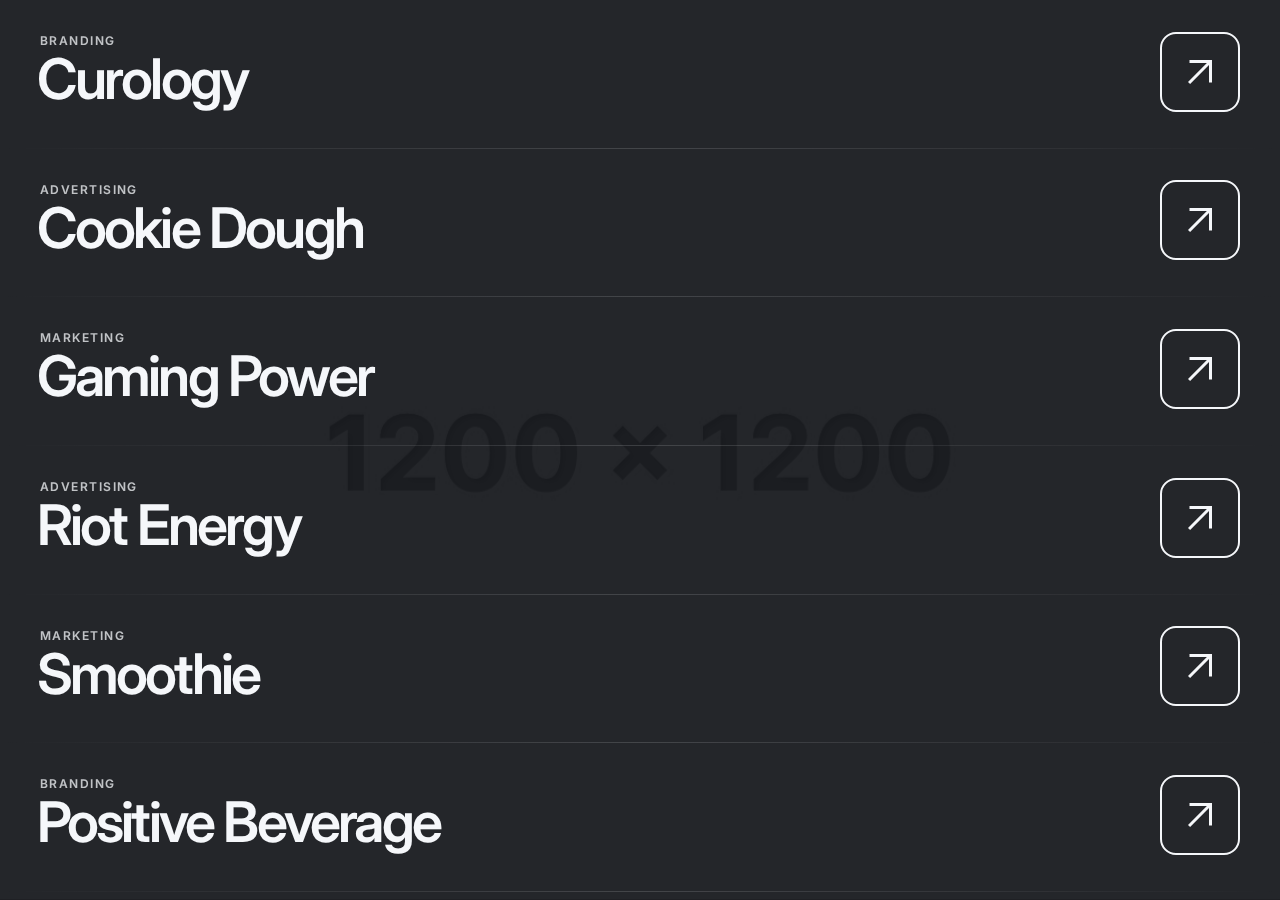
<file: portfolio-infinite-list.html>
<!DOCTYPE html>
<html lang="en">
<head>
    <meta charset="UTF-8">
    <meta name="viewport" content="width=device-width, initial-scale=1.0">

    <!-- Page Title -->
    <title>Bringer | Infinite List</title>

    <!-- Google Fonts -->
    <link href="https://fonts.googleapis.com/css2?family=Inter:wght@400;600&amp;display=swap" rel="stylesheet">
    <!-- Config -->
    <link type="text/css" rel="stylesheet" href="css/config.css">
    <!-- Libraries -->
    <link type="text/css" rel="stylesheet" href="css/libs.css">
    <!-- Template Styles -->
    <link type="text/css" rel="stylesheet" href="css/style.css">
    <!-- Responsive -->
    <link type="text/css" rel="stylesheet" href="css/responsive.css">

    <!-- Favicon -->
    <link rel="icon" href="img/favicon.png" sizes="32x32">
</head>
<body class="bringer-fullscreen-page disable-smooth-scroll">
    <!-- Header -->
    <header id="bringer-header" class="is-frosted is-sticky" data-appear="fade-down" data-unload="fade-up">
        <!-- Desktop Header -->
        <div class="bringer-header-inner">
            <!-- Header Logo -->
            <div class="bringer-header-lp">
                <a href="./" class="bringer-logo">
                    <img src="img/logo.png" alt="bringer." width="88" height="24">
                </a>
            </div>
            <!-- Main Menu -->
            <div class="bringer-header-mp">
                <nav class="bringer-nav">
                    <ul class="main-menu" data-stagger-appear="fade-down" data-stagger-delay="75">
                        <li>
                            <a href="#">Home</a>
                            <ul class="sub-menu">
                                <li>
                                    <a href="index.html">Home 01</a>
                                </li>
                                <li>
                                    <a href="home02.html">Home 02</a>
                                </li>
                                <li>
                                    <a href="home03.html">Home 03</a>
                                </li>
                                <li>
                                    <a href="home04.html">Home 04</a>
                                </li>
                                <li>
                                    <a href="home05.html">Home 05</a>
                                </li>
                                <li>
                                    <a href="home06.html">Home 06</a>
                                </li>
                                <li>
                                    <a href="home07.html">Home 07</a>
                                </li>
                                <li>
                                    <a href="home08.html">Home 08</a>
                                </li>
                            </ul>
                        </li>
                        <li>
                            <a href="#">About Us</a>
                            <ul class="sub-menu">
                                <li>
                                    <a href="about-us.html">About Us</a>
                                </li>
                                <li>
                                    <a href="about-me.html">About Me</a>
                                </li>
                                <li>
                                    <a href="team-member.html">Team Member</a>
                                </li>
                            </ul>
                        </li>
                        <li>
                            <a href="#">Pages</a>
                            <ul class="sub-menu">
                                <li>
                                    <a href="services.html">Our Services</a>
                                </li>
                                <li>
                                    <a href="service-details.html">Service Details</a>
                                </li>
                                <li>
                                    <a href="pricing.html">Pricing</a>
                                </li>
                                <li>
                                    <a href="faq.html">F.A.Q.</a>
                                </li>
                                <li>
                                    <a href="testimonials.html">Testimonials</a>
                                </li>
                            </ul>
                        </li>
                        <li class="current-menu-parent">
                            <a href="#">Portfolio</a>
                            <ul class="sub-menu">
                                <li class="current-menu-item">
                                    <a href="portfolio-infinite-list.html">Infinite List</a>
                                </li>
                                <li>
                                    <a href="portfolio-slider.html">Slider</a>
                                </li>
                                <li>
                                    <a href="portfolio-column.html">Column Cards</a>
                                </li>
                                <li>
                                    <a href="portfolio-grid.html">Classic Grid</a>
                                </li>
                                <li class="bringer-menu-divider"></li>
                                <li>
                                    <a href="portfolio-post01.html">Portfolio Details 01</a>
                                </li>
                                <li>
                                    <a href="portfolio-post02.html">Portfolio Details 02</a>
                                </li>
                                <li>
                                    <a href="portfolio-post03.html">Portfolio Details 03</a>
                                </li>
                            </ul>
                        </li>
                        <li>
                            <a href="contacts.html">Contacts</a>
                        </li>
                    </ul>
                </nav>
            </div>
            <!-- Header Button -->
            <div class="bringer-header-rp">
                <a href="contacts.html" class="bringer-button">Get a FREE Quote</a>
            </div>
        </div>
        <!-- Mobile Header -->
        <div class="bringer-mobile-header-inner">
            <a href="./" class="bringer-logo">
                <img src="img/logo.png" alt="bringer." width="88" height="24">
            </a>
            <a href="#" class="bringer-mobile-menu-toggler">
                <i class="bringer-menu-toggler-icon">
                    <span></span>
                    <span></span>
                    <span></span>
                </i>
            </a>
        </div>
    </header>

    <!-- Page Main -->
    <main id="bringer-main">
        <!-- Infinite Scrolling Listing -->
        <div class="bringer-infinite-list-wrap">
            <!-- Infinite List -->
            <div class="bringer-infinite-list">

                <!-- Portfolio Post 01 -->
                <div class="bringer-infinite-list-item">
                    <div class="bringer-infinite-list-preview">
                        <img src="img/portfolio/portfolio01.jpg" alt="">
                    </div>
                    <div class="bringer-infinite-list-title">
                        <span class="bringer-meta">Branding</span>
                        <h2>Curology</h2>
                    </div>
                    <div class="bringer-infinite-list-icon">
                        <span class="bringer-icon bringer-icon-explore"></span>
                    </div>
                    <a href="portfolio-post01.html"></a>
                </div><!-- .bringer-infinite-list-item -->

                <!-- Portfolio Post 02 -->
                <div class="bringer-infinite-list-item">
                    <div class="bringer-infinite-list-preview">
                        <img src="img/portfolio/portfolio02.jpg" alt="">
                    </div>
                    <div class="bringer-infinite-list-title">
                        <span class="bringer-meta">Advertising</span>
                        <h2>Cookie Dough</h2>
                    </div>
                    <div class="bringer-infinite-list-icon">
                        <span class="bringer-icon bringer-icon-explore"></span>
                    </div>
                    <a href="portfolio-post02.html"></a>
                </div><!-- .bringer-infinite-list-item -->

                <!-- Portfolio Post 03 -->
                <div class="bringer-infinite-list-item">
                    <div class="bringer-infinite-list-preview">
                        <img src="img/portfolio/portfolio03.jpg" alt="">
                    </div>
                    <div class="bringer-infinite-list-title">
                        <span class="bringer-meta">Marketing</span>
                        <h2>Gaming Power</h2>
                    </div>
                    <div class="bringer-infinite-list-icon">
                        <span class="bringer-icon bringer-icon-explore"></span>
                    </div>
                    <a href="portfolio-post03.html"></a>
                </div><!-- .bringer-infinite-list-item -->

                <!-- Portfolio Post 04 -->
                <div class="bringer-infinite-list-item">
                    <div class="bringer-infinite-list-preview">
                        <img src="img/portfolio/portfolio04.jpg" alt="">
                    </div>
                    <div class="bringer-infinite-list-title">
                        <span class="bringer-meta">Advertising</span>
                        <h2>Riot Energy</h2>
                    </div>
                    <div class="bringer-infinite-list-icon">
                        <span class="bringer-icon bringer-icon-explore"></span>
                    </div>
                    <a href="portfolio-post04.html"></a>
                </div><!-- .bringer-infinite-list-item -->

                <!-- Portfolio Post 05 -->
                <div class="bringer-infinite-list-item">
                    <div class="bringer-infinite-list-preview">
                        <img src="img/portfolio/portfolio05.jpg" alt="">
                    </div>
                    <div class="bringer-infinite-list-title">
                        <span class="bringer-meta">Marketing</span>
                        <h2>Smoothie</h2>
                    </div>
                    <div class="bringer-infinite-list-icon">
                        <span class="bringer-icon bringer-icon-explore"></span>
                    </div>
                    <a href="portfolio-post05.html"></a>
                </div><!-- .bringer-infinite-list-item -->

                <!-- Portfolio Post 06 -->
                <div class="bringer-infinite-list-item">
                    <div class="bringer-infinite-list-preview">
                        <img src="img/portfolio/portfolio06.jpg" alt="">
                    </div>
                    <div class="bringer-infinite-list-title">
                        <span class="bringer-meta">Branding</span>
                        <h2>Positive Beverage</h2>
                    </div>
                    <div class="bringer-infinite-list-icon">
                        <span class="bringer-icon bringer-icon-explore"></span>
                    </div>
                    <a href="portfolio-post06.html"></a>
                </div><!-- .bringer-infinite-list-item -->

                <!-- Portfolio Post 07 -->
                <div class="bringer-infinite-list-item">
                    <div class="bringer-infinite-list-preview">
                        <img src="img/portfolio/portfolio07.jpg" alt="">
                    </div>
                    <div class="bringer-infinite-list-title">
                        <span class="bringer-meta">Branding</span>
                        <h2>Fashion Makeup</h2>
                    </div>
                    <div class="bringer-infinite-list-icon">
                        <span class="bringer-icon bringer-icon-explore"></span>
                    </div>
                    <a href="portfolio-post07.html"></a>
                </div><!-- .bringer-infinite-list-item -->

                <!-- Portfolio Post 08 -->
                <div class="bringer-infinite-list-item">
                    <div class="bringer-infinite-list-preview">
                        <img src="img/portfolio/portfolio08.jpg" alt="">
                    </div>
                    <div class="bringer-infinite-list-title">
                        <span class="bringer-meta">Advertising</span>
                        <h2>Kombucha</h2>
                    </div>
                    <div class="bringer-infinite-list-icon">
                        <span class="bringer-icon bringer-icon-explore"></span>
                    </div>
                    <a href="portfolio-post08.html"></a>
                </div><!-- .bringer-infinite-list-item -->

                <!-- Portfolio Post 09 -->
                <div class="bringer-infinite-list-item">
                    <div class="bringer-infinite-list-preview">
                        <img src="img/portfolio/portfolio09.jpg" alt="">
                    </div>
                    <div class="bringer-infinite-list-title">
                        <span class="bringer-meta">Marketing</span>
                        <h2>Alliance</h2>
                    </div>
                    <div class="bringer-infinite-list-icon">
                        <span class="bringer-icon bringer-icon-explore"></span>
                    </div>
                    <a href="portfolio-post09.html"></a>
                </div><!-- .bringer-infinite-list-item -->

            </div><!-- .bringer-infinite-list -->
        </div><!-- .bringer-infinite-list-wrap -->
    </main>

    <!-- Footer -->
    <footer id="bringer-footer" class="is-frosted" data-appear="fade-up" data-unload="fade-down">
        <div class="bringer-footer-line stg-container">
            <div class="align-center">
                Copyright &copy; 2024. All Rights Reserved.
            </div>
        </div><!-- bringer-footer-line -->
    </footer>

    <!-- Right Click Protection Block -->
    <div class="bringer-rcp-wrap">
        <div class="bringer-rcp-overlay"></div>
        <div class="bringer-rcp-container">
            <h2>The context menu is not allowed on this page.</h2>
        </div>
    </div>

    <!-- Dynamic Backlight -->
    <div class="bringer-backlight"></div>

    <!-- JS Scripts -->
    <script src="js/lib/jquery.min.js"></script>
    <script src="js/lib/libs.js"></script>
    <script src="js/contact_form.js"></script>
    <script src="js/st-core.js"></script>
    <script src="js/classes.js"></script>
    <script src="js/main.js"></script>
</body>
</html>
</file>
<file: css/config.css>
/**
 * Author: Shadow Themes
 * Author URL: https://shadow-themes.com
 */

/* ============
   COLOR SCHEME
=============== */
:root {
    /* Used as body background and overlays */
    --bringer-s-body-bg: #07090D;

    /* Used as a background color for header, footer, and mobile navigation */
    --bringer-s-nav: #07090DCC;

    /* Used as a background color for block containers, sub-menus, and form inputs */
    --bringer-s-container-bg: #1A1D24;

    /* The same as the previous one but with transparency for frosted glass blocks */
    --bringer-s-container-frosted: #1A1D24EE;

    /* Used as a color for headings, page titles, button labels, and other bright text accents */
    --bringer-s-heading: #F5F7FA;

    /* It is the same as the previous one but with transparency. Used for labels, meta, and some hover effects */
    --bringer-s-heading-fade: #F5F7FAC0;

    /* Used as a color for general content */
    --bringer-s-text: #C5C7CE;

    /* A background color for accents, like buttons, highlighted blocks, etc. */
    --bringer-s-accent: #3F6EE9;

    /* A hovered button background color */
    --bringer-button-hover-bg: #3F6EE9D0;

    /* Used as a color for text accents */
    --bringer-s-text-accent: #5C9DFF;

    /* Used as a text color for accented blocks */
    --bringer-s-accented-text: var(--bringer-s-heading);

    /* Used as a primary border-color */
    --bringer-s-border: #F5F7FA27;

    /* Used as a border color for accented blocks */
    --bringer-s-border-accent: #5C9DFF80;
    
    /* A default semi-transparent border color for blocks with a shining effect */
    --bringer-s-border-mute: #F5F7FA0D;

    /* A semi-transparent border shining effect color */
    --bringer-s-border-highlight: #F5F7FA40;

    /* Used as a color for a backlight effect */
    --bringer-s-backlight: #F5F7FA12;

    /* Used as a color for block shadow */
    --bringer-s-box-shadow: #07090D10;

    /* The cursor-followed backlight color. It uses the primary backlight color */
    --bringer-s-cursor-light: var(--bringer-s-backlight);
    
    /* A horizontal side-fade gradient border color */
    --bringer-c-border-gradient: linear-gradient(to left, transparent, var(--bringer-s-border), transparent); 


    /* Main menu text color */
    --bringer-c-menu: var(--bringer-s-text);
    
    /* Main menu hovered item text color */
    --bringer-c-menu-hover: var(--bringer-s-heading);

    /* Main menu current item text color */
    --bringer-c-menu-active: var(--bringer-s-heading);
}

/* ==========
   TYPOGRAPHY
============= */
:root {
    /* === FONT GROUPS === */
    /* Headings Font Family */
    --bringer-t-heading-ff: 'Inter', sans-serif;
    
    /* Headings Font Weight */
    --bringer-t-heading-fw: 600;


    /* Content Font Family */
    --bringer-t-content-ff: 'Inter', sans-serif;

    /* Content Font Weight */
    --bringer-t-content-fw: 400;

    /* Content Font Letter Spacing */
    --bringer-t-content-ls: -0.01em;


    /* === MAIN MENU === */
    /* Main Menu Font Family */
    --bringer-t-menu-ff: var(--bringer-t-content-ff);

    /* Main Menu Font Weight */
    --bringer-t-menu-fw: var(--bringer-t-content-fw);

    /* Main Menu Font Size */
    --bringer-t-menu-fs: 14px;

    /* Main Menu Line Height */
    --bringer-t-menu-lh: 1.4em;

    /* Sub-Menu Font Family */
    --bringer-t-submenu-ff: var(--bringer-t-menu-ff);

    /* Main Menu Font Weight */
    --bringer-t-submenu-fw: var(--bringer-t-menu-fw);

    /* Main Menu Font Size */
    --bringer-t-submenu-fs: var(--bringer-t-menu-fs);

    /* Main Menu Line Heiight */
    --bringer-t-submenu-lh: var(--bringer-t-menu-lh);


    /* === FOOTER === */
    /* Footer Font Size */
    --bringer-t-footer-fs: 14px;

    /* Footer Text Line Height */
    --bringer-t-footer-lh: 1.4em;

    /* Social Icons Size */
    --bringer-socials-size: 24px;


    /* === HEADINGS === */
    /* H1 Heading font size */
    --bringer-t-h1-fs: 80px;

    /* H1 Heading letter spacing */
    --bringer-t-h1-ls: -0.05em;

    /* H1 Line Height */
    --bringer-t-h1-lh: 1.1em;

    /* H1 Margin */
    --bringer-t-h1-margin: -0.175em 0 0.338em -0.063em;


    /* H2 Heading font size */
    --bringer-t-h2-fs: 56px;

    /* H2 Heading letter spacing */
    --bringer-t-h2-ls: -0.05em;

    /* H2 Line Height */
    --bringer-t-h2-lh: 1.2em;

    /* H2 Margin */
    --bringer-t-h2-margin: -0.232em 0 0.482em -0.06em;


    /* H3 Heading font size */
    --bringer-t-h3-fs: 40px;

    /* H3 Heading letter spacing */
    --bringer-t-h3-ls: -0.05em;
    
    /* H3 Line Height */
    --bringer-t-h3-lh: 1.2em;

    /* H3 Margin */
    --bringer-t-h3-margin: -0.215em 0 0.65em -0.05em;


    /* H4 Heading font size */
    --bringer-t-h4-fs: 32px;

    /* H4 Heading letter spacing */
    --bringer-t-h4-ls: -0.05em;

    /* H4 Line Height */
    --bringer-t-h4-lh: 1.2em;

    /* H4 Margin */
    --bringer-t-h4-margin: -0.22em 0 0.813em -0.05em;


    /* H5 Heading font size */
    --bringer-t-h5-fs: 26px;

    /* H5 Heading letter spacing */
    --bringer-t-h5-ls: -0.02em;

    /* H5 Line Height */
    --bringer-t-h5-lh: 1.2em;

    /* H5 Margin */
    --bringer-t-h5-margin: -0.19em 0 1em -0.06em;


    /* H6 Heading font size */
    --bringer-t-h6-fs: 20px;

    /* H6 Heading letter spacing */
    --bringer-t-h6-ls: -0.02em;
                    
    /* H6 Line Height */
    --bringer-t-h6-lh: 1.2em;

    /* H6 Margin */
    --bringer-t-h6-margin: -0.2em 0 1.2em -0.038em;


    /* === CONTENT === */
    /* Content Large text Font Size */
    --bringer-t-large-fs: 22px;

    /* Content text Font Size */
    --bringer-t-content-fs: 16px;

    /* Content text Line Height */
    --bringer-t-content-lh: 1.4em;

    /* Meta Font Size */
    --bringer-t-meta-fs: 12px;

    /* Meta Letter Spacing */
    --bringer-t-meta-ls: 0.12em;

    /* Meta Font Weight */
    --bringer-t-meta-fw: 600;

    
    /* === FORMS AND FIELDS === */
    /* Button Font Size */
    --bringer-t-button-fs: 15px;

    /* Input Font Size */
    --bringer-t-input-fs: 14px;

    /* Input Line Height */
    --bringer-t-input-lh: 1.4em;
}

/* =======================
   DIMENSIONS AND SPACINGS
========================== */
:root {
    /* Header vertical spacing */
    --bringer-header-spacing: 16px;

    /* Main Menu items spacing */
    --bringer-menu-gap: 32px;

    /* Sub-menu container width */
    --bringer-sub-menu-width: 200px;

    /* Social Items list items spacing */
    --bringer-socials-gap: 32px;

    /* Section Spacing (Applies at the top and the bottom of each section) */
    --bringer-section-gap: 128px;


    /* Extra Large border radius */
    --bringer-xl-br: 48px;

    /* Large border radius */
    --bringer-large-br: 32px;

    /* Default border radius */
    --bringer-default-br: 24px;

    /* Small border radius */
    --bringer-small-br: 16px;

    /* Extra small border radius */
    --bringer-xs-br: 8px;


    /* Button padding */
    --bringer-button-spacing: 13px 24px 14px 24px;

    /* Button border radius */
    --bringer-button-br: var(--bringer-xs-br);


    /* Input field padding */
    --bringer-input-spacing: 16px 16px 16px 16px;

    /* Input field border radius */
    --bringer-input-br: var(--bringer-xs-br);

    /* Input field bottom margin */
    --bringer-input-gap: 24px;

    /* Shadow Themes Grid: Container */
    --stg-container-width: 1200px;

    /* Shadow Themes Grid: Default Gap */
    --stg-gap: 32px;
    --stg-d-gap: 32px;

    /* Shadow Themes Grid: Extra Small Gap */
    --stg-xs-gap: 8px;

    /* Shadow Themes Grid: Small Gap */
    --stg-small-gap: 16px;

    /* Shadow Themes Grid: Large Gap */
    --stg-large-gap: 64px;

    /* Shadow Themes Grid: Extra Large Gap */
    --stg-xl-gap: 128px;
}

/* =================
   RESPONSIVE VALUES
==================== */

/* === Tablet: Landscape === */
@media only screen and (max-width: 1279px) {
    :root {
        --stg-container-width: 976px;
        
        --bringer-t-h1-fs: 64px;
        --bringer-t-h2-fs: 45px;
        --bringer-t-h3-fs: 32px;
        --bringer-t-h4-fs: 26px;
        --bringer-t-h5-fs: 22px;
        --bringer-t-h6-fs: 18px;
        --bringer-t-large-fs: 18px;
        --bringer-t-content-fs: 14px;
        --bringer-t-footer-fs: 14px;
        --bringer-t-meta-fs: 10px;
        --bringer-t-button-fs: 14px;
        --bringer-t-input-fs: 14px;

        --bringer-header-spacing: 12px;

        --bringer-menu-gap: 24px;
        --bringer-socials-gap: 24px;
        --bringer-section-gap: 96px;

        --bringer-xl-br: 36px;
        --bringer-large-br: 24px;
        --bringer-default-br: 18px;
        --bringer-small-br: 12px;
        --bringer-xs-br: 6px;

        --stg-gap: 24px;
        --stg-d-gap: 24px;
        
        --stg-xs-gap: 6px;
        --stg-small-gap: 12px;
        --stg-large-gap: 48px;
        --stg-xl-gap: 96px;
        --bringer-section-gap: 96px;
    }
}

/* === Mobile Menu === */
@media only screen and (max-width: 960px) {
    :root {
        /* Main Menu Font Family */
        --bringer-t-menu-ff: var(--bringer-t-heading-ff);

        /* Main Menu Font Weight */
        --bringer-t-menu-fw: var(--bringer-t-heading-fw);

        /* Main Menu Font Size */
        --bringer-t-menu-fs: 32px;

        /* Main Menu Line Heiight */
        --bringer-t-menu-lh: 1.2em;

        /* Sub-Menu Font Family */
        --bringer-t-submenu-ff: var(--bringer-t-content-ff);

        /* Main Menu Font Weight */
        --bringer-t-submenu-fw: var(--bringer-t-content-fw);

        /* Main Menu Font Size */
        --bringer-t-submenu-fs: 16px;

        /* Main Menu Line Heiight */
        --bringer-t-submenu-lh: 1.4em;
    }
}

/* === Tablet: Portrait === */
@media only screen and (max-width: 960px) {
    :root {
        --bringer-t-h1-fs: 55px;
        --stg-container-width: 590px;
        --bringer-header-spacing: 12px;
    }
}

/* === Mobile Phones === */
@media only screen and (max-width: 739px) {
    :root {
        --stg-container-width: calc( 100svw - 2 * var( --stg-gap ));

        --bringer-t-h1-fs: 48px;
        --bringer-t-h2-fs: 32px;
        --bringer-t-h3-fs: 28px;
        --bringer-t-h4-fs: 24px;
        --bringer-t-h5-fs: 20px;
        --bringer-t-h6-fs: 18px;
        --bringer-t-large-fs: 17px;

        --bringer-xl-br: 32px;
        --bringer-large-br: 24px;
        --bringer-default-br: 16px;
        --bringer-small-br: 8px;
        --bringer-xs-br: 4px;

        --stg-gap: 20px;
        --stg-d-gap: 20px;
        
        --stg-xs-gap: 6px;
        --stg-small-gap: 12px;
        --stg-large-gap: 40px;
        --stg-xl-gap: 80px;
        --bringer-section-gap: 80px;

        --bringer-socials-gap: 12px;
    }
}

/* ==========
   SVG IMAGES
   ========== */ 
   :root {
    --icon-chevron-left: url("data:image/svg+xml,%3Csvg xmlns='http://www.w3.org/2000/svg' width='24' height='24'%3E%3Cpath d='m2 12 12.643 12L17 21.763 6.713 12 17 2.237 14.643 0Z'/%3E%3C/svg%3E");
    --icon-chevron-right: url("data:image/svg+xml,%3Csvg xmlns='http://www.w3.org/2000/svg' width='24' height='24'%3E%3Cpath d='M22 12 9.357 24 7 21.763 17.287 12 7 2.237 9.357 0Z'/%3E%3C/svg%3E");
    --icon-chevron-down: url("data:image/svg+xml,%3Csvg xmlns='http://www.w3.org/2000/svg' width='48' height='48'%3E%3Cpath d='M24 30 13 19.042 15.05 17 24 25.915 32.95 17 35 19.042Z'/%3E%3C/svg%3E");
    --icon-menu-chevron: url("data:image/svg+xml,%3Csvg xmlns='http://www.w3.org/2000/svg' width='48' height='48'%3E%3Cpath d='M31 24 20.042 35 18 32.95 26.915 24 18 15.05 20.042 13Z'/%3E%3C/svg%3E");
    --icon-arrow-explore: url("data:image/svg+xml,%3Csvg xmlns='http://www.w3.org/2000/svg' width='16' height='16'%3E%3Cpath d='M0 14.586 12.586 2H1V0h15v15h-2V3.415L1.414 16Z'/%3E%3C/svg%3E");
    --icon-star-empty: url("data:image/svg+xml,%3Csvg xmlns='http://www.w3.org/2000/svg' width='16' height='12'%3E%3Cpath d='M6 0 3.989 3.989 0 4.489l2.739 3.1L1.983 12 6 10.017 10.017 12l-.756-4.411L12 4.489l-3.991-.5Zm0 1.487 1.565 3.13 3.1.391-2.109 2.375.574 3.443L6 9.261l-3.13 1.565.574-3.443L1.33 5.009l3.1-.391Z'/%3E%3C/svg%3E");
    --icon-star-full: url("data:image/svg+xml,%3Csvg xmlns='http://www.w3.org/2000/svg' width='16' height='12'%3E%3Cpath d='m6 0 2.009 3.989 3.991.5-2.739 3.1.757 4.409L6 10.017 1.983 12l.756-4.411L0 4.489l3.989-.5Z'/%3E%3C/svg%3E");
    --icon-arrow-submit: url("data:image/svg+xml,%3Csvg xmlns='http://www.w3.org/2000/svg' width='32' height='32'%3E%3Cpath d='M-.001 17.21h27.4l-13.1 13.083 1.7 1.708 16-16-16-16-1.707 1.707 13.1 13.083H-.001Z'/%3E%3C/svg%3E");
    --icon-arrow-down: url("data:image/svg+xml,%3Csvg xmlns='http://www.w3.org/2000/svg' width='24' height='24'%3E%3Cpath d='M11.092-.001v20.548L1.28 10.719l-1.281 1.28 12 12 12-12-1.28-1.28-9.812 9.828V-.001Z'/%3E%3C/svg%3E");
    --icon-arrow-left: url("data:image/svg+xml,%3Csvg xmlns='http://www.w3.org/2000/svg' width='24' height='24'%3E%3Cpath d='M24.001 11.092H3.453l9.828-9.812-1.28-1.281-12 12 12 12 1.28-1.28-9.828-9.812h20.548Z'/%3E%3C/svg%3E");
    --icon-arrow-right: url("data:image/svg+xml,%3Csvg xmlns='http://www.w3.org/2000/svg' width='24' height='24'%3E%3Cpath d='M0 11.092h20.548L10.72 1.28 12 0l12 12-12 12-1.28-1.28 9.828-9.812H0Z'/%3E%3C/svg%3E");
    --icon-cross: url("data:image/svg+xml,%3Csvg xmlns='http://www.w3.org/2000/svg' width='20' height='20'%3E%3Cpath d='m17.076 19.436-7.077-7.077-7.077 7.077a1.668 1.668 0 0 1-2.359 0 1.668 1.668 0 0 1 0-2.359L7.639 10 .562 2.923a1.67 1.67 0 0 1 0-2.36 1.67 1.67 0 0 1 2.36 0L9.999 7.64 17.076.563a1.669 1.669 0 0 1 2.359 0 1.669 1.669 0 0 1 0 2.36L12.358 10l7.077 7.077a1.668 1.668 0 0 1 0 2.359 1.661 1.661 0 0 1-1.179.489 1.664 1.664 0 0 1-1.18-.489Z'/%3E%3C/svg%3E");

    --icon-creativity: url("data:image/svg+xml,%3Csvg xmlns='http://www.w3.org/2000/svg' width='32' height='32'%3E%3Cpath d='M8.023 28.999v-5.516a12.876 12.876 0 0 1-2.967-4.078 11.334 11.334 0 0 1-1.057-4.783A11.32 11.32 0 0 1 7.324 6.39a10.887 10.887 0 0 1 8.075-3.391 11.121 11.121 0 0 1 6.988 2.383 10.822 10.822 0 0 1 4 6.183l1.567 6.315a1.184 1.184 0 0 1-.213 1.063 1.158 1.158 0 0 1-.97.478h-2.656v4.368a2.406 2.406 0 0 1-.712 1.747 2.312 2.312 0 0 1-1.712.727h-2.94v2.736h-2.012V24.21h4.952a.4.4 0 0 0 .3-.118.414.414 0 0 0 .116-.3v-6.421h3.621l-1.274-5.3a8.9 8.9 0 0 0-3.3-5.07A9.19 9.19 0 0 0 15.4 5.058a9 9 0 0 0-6.639 2.775 9.23 9.23 0 0 0-2.749 6.749 9.462 9.462 0 0 0 .821 3.894 10.239 10.239 0 0 0 2.33 3.279l.872.82v6.424Zm7.846-11.973Zm-1.514 2.789h2.089l.15-1.487a3.06 3.06 0 0 0 .744-.3 2.156 2.156 0 0 0 .592-.486l1.31.618 1.044-1.813-1.161-.882a2.551 2.551 0 0 0 .144-.837 2.55 2.55 0 0 0-.144-.837l1.161-.882-1.044-1.813-1.31.618a2.161 2.161 0 0 0-.592-.486 3.06 3.06 0 0 0-.744-.3l-.15-1.487h-2.089l-.15 1.487a3.06 3.06 0 0 0-.744.3 2.161 2.161 0 0 0-.592.486l-1.31-.618-1.044 1.813 1.161.882a2.551 2.551 0 0 0-.144.837 2.551 2.551 0 0 0 .144.837l-1.161.882 1.044 1.813 1.31-.618a2.156 2.156 0 0 0 .592.486 3.06 3.06 0 0 0 .744.3Zm1.044-2.882a2.153 2.153 0 0 1-1.6-.672 2.246 2.246 0 0 1-.658-1.632 2.241 2.241 0 0 1 .658-1.63 2.156 2.156 0 0 1 1.6-.671 2.153 2.153 0 0 1 1.6.671 2.246 2.246 0 0 1 .658 1.632 2.242 2.242 0 0 1-.658 1.631 2.156 2.156 0 0 1-1.6.672Z'/%3E%3C/svg%3E");
    --icon-collab: url("data:image/svg+xml,%3Csvg xmlns='http://www.w3.org/2000/svg' width='32' height='32'%3E%3Cpath d='m15.993 12.778-4.344-4.389 4.344-4.39 4.357 4.389ZM1.5 27.999v-5.235a2.373 2.373 0 0 1 .679-1.714 2.3 2.3 0 0 1 1.646-.729h4.259a2.428 2.428 0 0 1 1.186.309 2.5 2.5 0 0 1 .915.862 7.238 7.238 0 0 0 2.549 2.223 6.936 6.936 0 0 0 3.259.795 7.018 7.018 0 0 0 3.287-.795 7.036 7.036 0 0 0 2.535-2.223 2.908 2.908 0 0 1 .947-.862 2.306 2.306 0 0 1 1.141-.309h4.259a2.308 2.308 0 0 1 1.663.729 2.381 2.381 0 0 1 .675 1.714v5.235h-8.98v-3.283a9.072 9.072 0 0 1-2.588 1.4 8.909 8.909 0 0 1-2.939.487 8.773 8.773 0 0 1-2.908-.491 9.327 9.327 0 0 1-2.605-1.4v3.287Zm3.839-9.611a3.64 3.64 0 0 1-2.683-1.128 3.716 3.716 0 0 1-1.116-2.711 3.7 3.7 0 0 1 1.116-2.729 3.669 3.669 0 0 1 2.683-1.11 3.652 3.652 0 0 1 2.7 1.11 3.729 3.729 0 0 1 1.1 2.729 3.746 3.746 0 0 1-1.1 2.711 3.623 3.623 0 0 1-2.7 1.129Zm21.308 0a3.64 3.64 0 0 1-2.683-1.128 3.716 3.716 0 0 1-1.116-2.711 3.7 3.7 0 0 1 1.116-2.729 3.668 3.668 0 0 1 2.683-1.11 3.652 3.652 0 0 1 2.7 1.11 3.729 3.729 0 0 1 1.1 2.729 3.746 3.746 0 0 1-1.1 2.711 3.623 3.623 0 0 1-2.699 1.129Z'/%3E%3C/svg%3E");
    --icon-impact: url("data:image/svg+xml,%3Csvg xmlns='http://www.w3.org/2000/svg' width='32' height='32'%3E%3Cpath d='M15.353 22.781a6.755 6.755 0 0 1-4.511-2.187 6.626 6.626 0 0 1-1.827-4.684 6.649 6.649 0 0 1 2.011-4.884 6.649 6.649 0 0 1 4.884-2.011 6.637 6.637 0 0 1 4.684 1.821 6.732 6.732 0 0 1 2.187 4.5l-1.994-.591a4.946 4.946 0 0 0-1.751-2.774 4.842 4.842 0 0 0-3.126-1.081 4.829 4.829 0 0 0-3.542 1.473 4.829 4.829 0 0 0-1.473 3.542 4.845 4.845 0 0 0 1.087 3.134 4.97 4.97 0 0 0 2.768 1.755Zm1.5 4.988a2.256 2.256 0 0 1-.474.051h-.474a11.6 11.6 0 0 1-4.645-.938 12.027 12.027 0 0 1-3.781-2.545 12.025 12.025 0 0 1-2.546-3.781 11.593 11.593 0 0 1-.938-4.644 11.6 11.6 0 0 1 .938-4.645 12.031 12.031 0 0 1 2.545-3.782 12.025 12.025 0 0 1 3.781-2.546 11.59 11.59 0 0 1 4.644-.938 11.6 11.6 0 0 1 4.645.938 12.03 12.03 0 0 1 3.782 2.546 12.026 12.026 0 0 1 2.546 3.781 11.594 11.594 0 0 1 .938 4.645v.468a2.2 2.2 0 0 1-.051.468l-1.83-.559v-.376a9.679 9.679 0 0 0-2.915-7.114 9.679 9.679 0 0 0-7.114-2.915 9.679 9.679 0 0 0-7.105 2.916 9.679 9.679 0 0 0-2.915 7.114 9.679 9.679 0 0 0 2.915 7.114 9.679 9.679 0 0 0 7.114 2.915h.376Zm9.258.231-5.685-5.7-1.362 4.118-3.158-10.511 10.511 3.158-4.118 1.362 5.7 5.685Z'/%3E%3C/svg%3E");
    --icon-innovation: url("data:image/svg+xml,%3Csvg xmlns='http://www.w3.org/2000/svg' width='32' height='32'%3E%3Cpath d='M15.999 29.999a2.906 2.906 0 0 1-1.656-.482 2.55 2.55 0 0 1-1.007-1.264h-.449a2.272 2.272 0 0 1-1.644-.673 2.165 2.165 0 0 1-.69-1.6v-4.981a10.193 10.193 0 0 1-3.7-3.734 9.871 9.871 0 0 1-1.354-5.017 9.77 9.77 0 0 1 3.054-7.267 10.26 10.26 0 0 1 7.446-2.982 10.26 10.26 0 0 1 7.446 2.981 9.77 9.77 0 0 1 3.054 7.268 9.83 9.83 0 0 1-1.351 5.036 10.249 10.249 0 0 1-3.7 3.711v4.981a2.165 2.165 0 0 1-.69 1.6 2.272 2.272 0 0 1-1.644.673h-.449a2.55 2.55 0 0 1-1.007 1.264 2.906 2.906 0 0 1-1.659.486Zm-3.111-4.023h6.222v-1.425h-6.221Zm0-2.768h6.222v-1.472h-6.221Zm-.311-3.749h2.495v-4.421l-3.332-3.253 1.3-1.273 2.959 2.887 2.956-2.885 1.3 1.273-3.333 3.253v4.421h2.495a8.46 8.46 0 0 0 3.422-2.9 7.411 7.411 0 0 0 1.322-4.308 7.6 7.6 0 0 0-2.372-5.655 7.983 7.983 0 0 0-5.794-2.315 7.982 7.982 0 0 0-5.794 2.315 7.6 7.6 0 0 0-2.372 5.655 7.41 7.41 0 0 0 1.322 4.308 8.459 8.459 0 0 0 3.427 2.899Zm3.422-6.06Zm0-1.53Z'/%3E%3C/svg%3E");

    --icon-check: url("data:image/svg+xml,%3Csvg xmlns='http://www.w3.org/2000/svg' width='16' height='12'%3E%3Cpath d='m5.501 12-5.5-5.289L2.02 4.78l3.482 3.3 8.481-8.083 2.019 1.959Z'/%3E%3C/svg%3E");

    /* Social Icons */
    --icon-social-500px: url("data:image/svg+xml,%3Csvg xmlns='http://www.w3.org/2000/svg' width='64' height='64'%3E%3Cpath d='M50.375 25.862a10.329 10.329 0 0 0-6.144 2.12 17.416 17.416 0 0 0-3.213 3.068q-.338.39-.394.391t-.338-.39a20.309 20.309 0 0 0-3.212-3.068 10.652 10.652 0 0 0-6.256-2.12q-5.129 0-7.722 5.244a3.113 3.113 0 0 1-.2.362q-.028.028-.2-.307-2.2-4.3-6.595-4.295a8.516 8.516 0 0 0-3.5.612 5.142 5.142 0 0 0-1.353 1.06 1.137 1.137 0 0 1-.338.223l.959-5.746h10.435V19H8.212L5.789 32.5h4.565l.4-.446a3.444 3.444 0 0 1 1.24-.948 4.667 4.667 0 0 1 2.2-.5 4.2 4.2 0 0 1 3.241 1.311 4.55 4.55 0 0 1 1.202 3.204 4.989 4.989 0 0 1-.592 2.315 5.444 5.444 0 0 1-1.606 1.9 3.694 3.694 0 0 1-2.255.753 3.987 3.987 0 0 1-2.2-.613 3.8 3.8 0 0 1-1.381-1.45 3.562 3.562 0 0 1-.479-1.673H5a6.372 6.372 0 0 0 .62 2.566 7.624 7.624 0 0 0 2.593 3.4 9.946 9.946 0 0 0 5.974 1.671 10.528 10.528 0 0 0 4.115-.781 8.6 8.6 0 0 0 2.706-1.729 7.55 7.55 0 0 0 1.466-1.84 3 3 0 0 0 .4-1.116 2.666 2.666 0 0 0 .508 1.06 11.676 11.676 0 0 0 1.466 1.9 8.517 8.517 0 0 0 2.48 1.73 8.131 8.131 0 0 0 3.55.779 10.654 10.654 0 0 0 6.088-1.952 17.491 17.491 0 0 0 3.157-2.957 2.733 2.733 0 0 1 .508-.558 3.821 3.821 0 0 1 .62.614 24.617 24.617 0 0 0 3.381 2.956 10.376 10.376 0 0 0 5.749 1.9 8.186 8.186 0 0 0 4.792-1.45 9.053 9.053 0 0 0 2.864-3.464 9.663 9.663 0 0 0 .959-4.212 10.167 10.167 0 0 0-.9-4.212 8.2 8.2 0 0 0-2.818-3.4 8.452 8.452 0 0 0-4.903-1.396ZM37.58 34.954a9.217 9.217 0 0 1-1.015 1.116 16.617 16.617 0 0 1-2.536 2.008 6.053 6.053 0 0 1-3.185 1.116 3.38 3.38 0 0 1-2.4-.893 3.67 3.67 0 0 1-1.127-1.785 4.91 4.91 0 0 1-.281-1.562 4.91 4.91 0 0 1 .282-1.562 3.67 3.67 0 0 1 1.127-1.785 3.38 3.38 0 0 1 2.4-.893 6.053 6.053 0 0 1 3.185 1.116 16.618 16.618 0 0 1 2.537 2.008 9.217 9.217 0 0 1 1.013 1.116Zm16.685 0a4.91 4.91 0 0 1-.281 1.562 3.67 3.67 0 0 1-1.128 1.784 3.417 3.417 0 0 1-2.423.893 7.342 7.342 0 0 1-4.453-2.063 13.855 13.855 0 0 1-2.256-2.176 13.855 13.855 0 0 1 2.255-2.175 7.342 7.342 0 0 1 4.458-2.064 3.417 3.417 0 0 1 2.424.893 3.67 3.67 0 0 1 1.127 1.785 4.91 4.91 0 0 1 .277 1.561Z'/%3E%3C/svg%3E");
    --icon-social-behance: url("data:image/svg+xml,%3Csvg xmlns='http://www.w3.org/2000/svg' width='64' height='64'%3E%3Cpath d='M6 16.022v31.981h15.5a15.642 15.642 0 0 0 3.577-.432 11.242 11.242 0 0 0 5.149-2.431 8.279 8.279 0 0 0 2.6-6.428 8.246 8.246 0 0 0-2.168-5.942 8.623 8.623 0 0 0-3.685-2.161 6.9 6.9 0 0 0 4.335-6.644 9.944 9.944 0 0 0-.434-3.133 6.178 6.178 0 0 0-2.764-3.3 13.822 13.822 0 0 0-7.045-1.51Zm35.332 2.972v2.917h11.977v-2.917Zm-28.287 2.482h6.774a5.784 5.784 0 0 1 2.656.432 3.155 3.155 0 0 1 2.005 3.241 3.4 3.4 0 0 1-1.68 3.188 5.336 5.336 0 0 1-2.6.595h-7.154Zm34.573 3.079a10.832 10.832 0 0 0-6.882 2.161 10.431 10.431 0 0 0-3.251 4.646 12.782 12.782 0 0 0-.812 4.43 11.585 11.585 0 0 0 2.222 7.4 10.457 10.457 0 0 0 4.715 3.188 12.97 12.97 0 0 0 4.008.647 9.979 9.979 0 0 0 7.37-2.647 10.744 10.744 0 0 0 2.656-4.538h-5.2a2.617 2.617 0 0 1-.65 1.027 4.826 4.826 0 0 1-1.517 1.188 5.192 5.192 0 0 1-2.438.595 4.8 4.8 0 0 1-4.444-2.106 6.218 6.218 0 0 1-.813-3.351h15.39a15.63 15.63 0 0 0-.759-5.888 9.869 9.869 0 0 0-3.251-4.754 9.955 9.955 0 0 0-6.344-1.998Zm-.162 4.376a4.256 4.256 0 0 1 3.306 1.191 5.932 5.932 0 0 1 1.355 3.4H42.58a9.2 9.2 0 0 1 .271-1.431 3.987 3.987 0 0 1 .759-1.513 4.507 4.507 0 0 1 1.49-1.161 5.129 5.129 0 0 1 2.358-.486Zm-34.411 4.807h7.641q5.094 0 5.094 4.592a3.691 3.691 0 0 1-2.33 3.674 6.925 6.925 0 0 1-2.872.54h-7.533Z'/%3E%3C/svg%3E");
    --icon-social-dribbble: url("data:image/svg+xml,%3Csvg xmlns='http://www.w3.org/2000/svg' width='64' height='64'%3E%3Cpath d='M32 8a23.486 23.486 0 0 0-12.125 3.313 22.827 22.827 0 0 0-8.562 8.563A23.485 23.485 0 0 0 8 32a23.485 23.485 0 0 0 3.313 12.125 23.294 23.294 0 0 0 8.562 8.625A23.83 23.83 0 0 0 32 56a23.83 23.83 0 0 0 12.125-3.25 23.776 23.776 0 0 0 8.625-8.625A23.83 23.83 0 0 0 56 32a23.83 23.83 0 0 0-3.25-12.125 23.294 23.294 0 0 0-8.625-8.562A23.486 23.486 0 0 0 32 8Zm0 4a19.979 19.979 0 0 1 7.188 1.313 20.275 20.275 0 0 1 6 3.688 11.952 11.952 0 0 1-1.688 1.937 24.432 24.432 0 0 1-8.625 5.188A103.116 103.116 0 0 0 27.438 12.5 20.417 20.417 0 0 1 32 12Zm-8.5 1.875A92.942 92.942 0 0 1 31 25.313a67.346 67.346 0 0 1-11.187 2 67 67 0 0 1-7.375.438 19.445 19.445 0 0 1 3.938-8.25 20.355 20.355 0 0 1 7.124-5.626Zm24.438 6.063a20.811 20.811 0 0 1 2.938 5.438A18.978 18.978 0 0 1 52 31.5a34.614 34.614 0 0 0-7.812-.812 52.152 52.152 0 0 0-5.937.375q-.5-1.125-1.562-3.312a28 28 0 0 0 9.563-5.937 14.3 14.3 0 0 0 1.686-1.876Zm-15.125 9q.875 1.813 1.375 2.875a28.131 28.131 0 0 0-10.875 6.125 42.17 42.17 0 0 0-6.437 7.125 19.9 19.9 0 0 1-3.562-6A19.315 19.315 0 0 1 12 32v-.25a66.91 66.91 0 0 0 7.875-.375 75.6 75.6 0 0 0 12.938-2.437Zm11.375 5.688a30.36 30.36 0 0 1 7.5.875 19.786 19.786 0 0 1-2.812 7.281 19.374 19.374 0 0 1-5.376 5.593 72.481 72.481 0 0 0-3.687-13.5q2.5-.25 4.375-.25Zm-8.437.938a65.282 65.282 0 0 1 4.062 14.874A19.817 19.817 0 0 1 32 52a20.054 20.054 0 0 1-6.5-1.062 19.24 19.24 0 0 1-5.687-3.062 39.213 39.213 0 0 1 5.813-6.437 24.61 24.61 0 0 1 10.124-5.876Z'/%3E%3C/svg%3E");
    --icon-social-facebook: url("data:image/svg+xml,%3Csvg xmlns='http://www.w3.org/2000/svg' width='64' height='64'%3E%3Cpath d='M37.5 8.003q-5.255 0-7.962 2.786-2.871 2.947-2.871 8.892v7.178H18v8.571h8.667v20.573h8.667v-20.57h6.933L44 26.859h-8.667v-5.731a5.439 5.439 0 0 1 .894-3.455 3.67 3.67 0 0 1 3.006-1.1H44v-8.2a47.517 47.517 0 0 0-6.5-.37Z'/%3E%3C/svg%3E");
    --icon-social-flickr: url("data:image/svg+xml,%3Csvg xmlns='http://www.w3.org/2000/svg' width='64' height='64'%3E%3Cpath d='M14.545 8a6.29 6.29 0 0 0-4.6 1.943A6.29 6.29 0 0 0 8 14.545v34.909a6.29 6.29 0 0 0 1.943 4.6A6.29 6.29 0 0 0 14.545 56h34.909a6.29 6.29 0 0 0 4.6-1.943A6.29 6.29 0 0 0 56 49.454V14.545a6.29 6.29 0 0 0-1.943-4.6A6.29 6.29 0 0 0 49.454 8Zm0 4.364h34.909a2.124 2.124 0 0 1 1.569.614 2.124 2.124 0 0 1 .613 1.568v34.908a2.124 2.124 0 0 1-.613 1.569 2.124 2.124 0 0 1-1.569.613H14.545a2.124 2.124 0 0 1-1.568-.613 2.124 2.124 0 0 1-.614-1.569V14.545a2.124 2.124 0 0 1 .614-1.568 2.124 2.124 0 0 1 1.568-.614Zm7.636 12a7.513 7.513 0 0 0-3.818 1.023 7.5 7.5 0 0 0-2.795 2.795A7.513 7.513 0 0 0 14.545 32a7.513 7.513 0 0 0 1.023 3.818 7.5 7.5 0 0 0 2.795 2.8 7.513 7.513 0 0 0 3.818 1.022A7.513 7.513 0 0 0 26 38.614a7.5 7.5 0 0 0 2.8-2.8A7.513 7.513 0 0 0 29.818 32a7.513 7.513 0 0 0-1.018-3.818 7.5 7.5 0 0 0-2.8-2.795 7.513 7.513 0 0 0-3.818-1.023Zm19.636 0A7.513 7.513 0 0 0 38 25.387a7.5 7.5 0 0 0-2.8 2.795A7.513 7.513 0 0 0 34.182 32a7.513 7.513 0 0 0 1.018 3.818 7.5 7.5 0 0 0 2.8 2.796 7.513 7.513 0 0 0 3.818 1.022 7.513 7.513 0 0 0 3.818-1.022 7.5 7.5 0 0 0 2.8-2.8A7.513 7.513 0 0 0 49.454 32a7.513 7.513 0 0 0-1.022-3.818 7.5 7.5 0 0 0-2.8-2.795 7.513 7.513 0 0 0-3.814-1.024Z'/%3E%3C/svg%3E");
    --icon-social-instagram: url("data:image/svg+xml,%3Csvg xmlns='http://www.w3.org/2000/svg' width='64' height='64'%3E%3Cpath d='M22.114 8a13.648 13.648 0 0 0-7.057 1.909 14.328 14.328 0 0 0-5.148 5.148A13.648 13.648 0 0 0 8 22.114v19.772a13.648 13.648 0 0 0 1.909 7.057 14.328 14.328 0 0 0 5.148 5.147A13.648 13.648 0 0 0 22.114 56h19.772a13.648 13.648 0 0 0 7.057-1.91 14.328 14.328 0 0 0 5.147-5.148A13.648 13.648 0 0 0 56 41.886V22.114a13.648 13.648 0 0 0-1.909-7.057 14.328 14.328 0 0 0-5.148-5.148A13.648 13.648 0 0 0 41.886 8Zm0 4.364h19.772a9.668 9.668 0 0 1 4.909 1.3 9.48 9.48 0 0 1 3.546 3.536 9.667 9.667 0 0 1 1.295 4.909v19.772a9.667 9.667 0 0 1-1.295 4.919 9.48 9.48 0 0 1-3.541 3.541 9.668 9.668 0 0 1-4.909 1.295H22.114a9.668 9.668 0 0 1-4.914-1.295 9.48 9.48 0 0 1-3.54-3.541 9.668 9.668 0 0 1-1.3-4.909V22.114a9.668 9.668 0 0 1 1.3-4.909 9.48 9.48 0 0 1 3.54-3.545 9.667 9.667 0 0 1 4.909-1.3Zm22.772 4.773a1.9 1.9 0 0 0-1.4.579 1.9 1.9 0 0 0-.58 1.4 1.9 1.9 0 0 0 .579 1.4 1.9 1.9 0 0 0 1.4.579 1.9 1.9 0 0 0 1.4-.579 1.9 1.9 0 0 0 .579-1.4 1.9 1.9 0 0 0-.579-1.4 1.9 1.9 0 0 0-1.4-.58ZM32 18.909a12.635 12.635 0 0 0-6.545 1.773 13.341 13.341 0 0 0-4.773 4.773A12.635 12.635 0 0 0 18.909 32a12.635 12.635 0 0 0 1.773 6.545 13.342 13.342 0 0 0 4.773 4.773A12.635 12.635 0 0 0 32 45.09a12.635 12.635 0 0 0 6.545-1.773 13.342 13.342 0 0 0 4.773-4.773A12.635 12.635 0 0 0 45.09 32a12.635 12.635 0 0 0-1.773-6.545 13.341 13.341 0 0 0-4.773-4.773A12.635 12.635 0 0 0 32 18.909Zm0 4.364a8.653 8.653 0 0 1 4.4 1.16 8.49 8.49 0 0 1 3.17 3.17 8.653 8.653 0 0 1 1.16 4.4 8.653 8.653 0 0 1-1.159 4.4 8.49 8.49 0 0 1-3.17 3.17 8.653 8.653 0 0 1-4.4 1.16 8.653 8.653 0 0 1-4.4-1.159 8.49 8.49 0 0 1-3.17-3.17 8.653 8.653 0 0 1-1.16-4.4 8.653 8.653 0 0 1 1.16-4.4 8.49 8.49 0 0 1 3.17-3.17 8.653 8.653 0 0 1 4.4-1.16Z'/%3E%3C/svg%3E");
    --icon-social-linkedin: url("data:image/svg+xml,%3Csvg xmlns='http://www.w3.org/2000/svg' width='64' height='64'%3E%3Cpath d='M14.819 8a5.668 5.668 0 0 0-4.106 1.67 5.5 5.5 0 0 0-1.712 4.091 5.609 5.609 0 0 0 1.711 4.125 5.571 5.571 0 0 0 4.072 1.705 5.571 5.571 0 0 0 4.071-1.7 5.569 5.569 0 0 0 1.712-4.091 5.626 5.626 0 0 0-1.676-4.091A5.5 5.5 0 0 0 14.819 8Zm28.194 15.273a10.6 10.6 0 0 0-5.812 1.568 9.285 9.285 0 0 0-3.148 3.478h-.142v-4.364H24.33V56h9.991V40.114a21.5 21.5 0 0 1 .274-3.954 5.574 5.574 0 0 1 1.506-3.069 5.371 5.371 0 0 1 3.7-1.159 4.639 4.639 0 0 1 3.623 1.368 6.048 6.048 0 0 1 1.369 3.273 26.337 26.337 0 0 1 .208 3.813V56h9.99V38.409a27.571 27.571 0 0 0-.889-7.773 9.9 9.9 0 0 0-3.491-5.386 12.774 12.774 0 0 0-7.598-1.977Zm-33.19.682V56h9.991V23.954Z'/%3E%3C/svg%3E");
    --icon-social-patreon: url("data:image/svg+xml,%3Csvg xmlns='http://www.w3.org/2000/svg' width='64' height='64'%3E%3Cpath d='M6 56V8h14v48Zm35-14a16.616 16.616 0 0 1-8.531-2.281 16.945 16.945 0 0 1-6.187-6.188 17.086 17.086 0 0 1 0-17.061 16.936 16.936 0 0 1 6.187-6.188A16.617 16.617 0 0 1 40.882 8h.236a16.61 16.61 0 0 1 8.414 2.282 16.949 16.949 0 0 1 6.188 6.188 17.1 17.1 0 0 1 0 17.062 16.952 16.952 0 0 1-6.188 6.188 16.613 16.613 0 0 1-8.4 2.281Z'/%3E%3C/svg%3E");
    --icon-social-pinterest: url("data:image/svg+xml,%3Csvg xmlns='http://www.w3.org/2000/svg' width='64' height='64'%3E%3Cpath d='M33.188 7a22.668 22.668 0 0 0-9.812 2.188A18.576 18.576 0 0 0 16 15.25a15.909 15.909 0 0 0-3 9.5 14.771 14.771 0 0 0 1.125 5.875 10.21 10.21 0 0 0 2.5 3.75 4.07 4.07 0 0 0 2.688 1.25q.625 0 1.125-1.437a7 7 0 0 0 .375-2.062 3.388 3.388 0 0 0-.562-1.25 12.208 12.208 0 0 1-1.125-2.187 8.672 8.672 0 0 1-.625-3.25 13.648 13.648 0 0 1 1.813-7.031 12.848 12.848 0 0 1 5-4.844 14.43 14.43 0 0 1 7.063-1.75 12.049 12.049 0 0 1 8.375 2.813 10.131 10.131 0 0 1 3.375 8.063 24.749 24.749 0 0 1-.812 6.25 14.942 14.942 0 0 1-2.815 6.123 6.579 6.579 0 0 1-5.312 2.75 4.626 4.626 0 0 1-3.219-1.219 3.994 3.994 0 0 1-1.344-3.094A12.176 12.176 0 0 1 31 30.688q.188-.875.781-2.75t.844-2.812A12.39 12.39 0 0 0 33 22.25a4.278 4.278 0 0 0-1.437-3.5 3.575 3.575 0 0 0-3.094-.625 5.372 5.372 0 0 0-3.156 2 7.714 7.714 0 0 0-1.375 4.688 11.51 11.51 0 0 0 .938 5l-.687 2.938q-1.5 6.188-2.125 9.438A50.106 50.106 0 0 0 21 51.125a41.808 41.808 0 0 0 .313 4.188l.125 1.375.125.188q.125.125.156.125a1.306 1.306 0 0 0 .219-.062l.188-.062a32.663 32.663 0 0 0 2.937-4.627 20 20 0 0 0 1.625-3.875q.375-1.312 1.125-4.437.625-2.937 1.125-4.812a5.842 5.842 0 0 0 2.938 2.688 9.065 9.065 0 0 0 3.875.875 13.1 13.1 0 0 0 8.625-3 16.6 16.6 0 0 0 5-7.312A25.158 25.158 0 0 0 51 23.313a15.107 15.107 0 0 0-2.562-8.625 16.126 16.126 0 0 0-6.469-5.656A19.488 19.488 0 0 0 33.188 7Z'/%3E%3C/svg%3E");
    --icon-social-tiktok: url("data:image/svg+xml,%3Csvg xmlns='http://www.w3.org/2000/svg' width='64' height='64'%3E%3Cpath d='M53 27.676A19.7 19.7 0 0 1 41.483 24v16.756a15.242 15.242 0 1 1-13.149-15.1v8.427a7 7 0 1 0 4.9 6.675V8h8.252a11.359 11.359 0 0 0 .175 2.079 11.452 11.452 0 0 0 5.057 7.521A11.387 11.387 0 0 0 53 19.493Z'/%3E%3C/svg%3E");
    --icon-social-tumblr: url("data:image/svg+xml,%3Csvg xmlns='http://www.w3.org/2000/svg' width='64' height='64'%3E%3Cpath d='M28.033 8a2.7 2.7 0 0 0-1.948.818 2.593 2.593 0 0 0-.835 1.909 9.227 9.227 0 0 1-3.618 7.227A21.357 21.357 0 0 1 18.92 19.8l-.835.409-.208.136q-1.67.545-.069 0a2.954 2.954 0 0 0-1.321 1.023 2.524 2.524 0 0 0-.486 1.5v4.841a2.593 2.593 0 0 0 .835 1.909 2.7 2.7 0 0 0 1.948.818h2.5V41.82a17.467 17.467 0 0 0 1.531 7.36 11.447 11.447 0 0 0 3.827 4.637A11.439 11.439 0 0 0 33.564 56a29.092 29.092 0 0 0 7.339-.886 22 22 0 0 0 4.453-1.7 10.289 10.289 0 0 0 1.67-1.091A2.564 2.564 0 0 0 48 50.278v-5.8a2.532 2.532 0 0 0-.417-1.4 2.869 2.869 0 0 0-1.043-.988 2.537 2.537 0 0 0-1.357-.307 2.668 2.668 0 0 0-1.357.443l-.069-.068-.069.069a12.345 12.345 0 0 1-1.739.751 9.847 9.847 0 0 1-3.479.682 2.96 2.96 0 0 1-1.252-.2 1.408 1.408 0 0 1-.417-.545l-.069-.136a3.375 3.375 0 0 1-.347-1.091v-10.84h6.887a2.7 2.7 0 0 0 1.948-.818 2.593 2.593 0 0 0 .835-1.909V21.57a2.593 2.593 0 0 0-.835-1.909 2.7 2.7 0 0 0-1.948-.818h-6.89v-8.116a2.593 2.593 0 0 0-.835-1.909A2.7 2.7 0 0 0 33.599 8Zm1.252 4.363h2.644V23.2H41.6v3.273h-9.671v15.136a6.746 6.746 0 0 0 .835 3.2A5.9 5.9 0 0 0 34.851 47a6.8 6.8 0 0 0 3.621 1.023 14.935 14.935 0 0 0 5.079-.955v2.25a8.84 8.84 0 0 1-2.645 1.294 22.755 22.755 0 0 1-7.3 1.022 7.354 7.354 0 0 1-4.453-1.227 8.023 8.023 0 0 1-2.226-3 12.323 12.323 0 0 1-.974-3.477 12.876 12.876 0 0 1-.209-2.114V26.068h-5.295v-2.113l.7-.34a20.243 20.243 0 0 0 3.444-2.421 13.832 13.832 0 0 0 2.957-3.649 15.247 15.247 0 0 0 1.735-5.182Z'/%3E%3C/svg%3E");
    --icon-social-vimeo: url("data:image/svg+xml,%3Csvg xmlns='http://www.w3.org/2000/svg' width='64' height='64'%3E%3Cpath d='M55.982 20.72q-.312 7.062-9.808 19.42Q36.364 53 29.617 53q-4.185 0-7.122-7.818l-3.874-14.376Q16.5 22.987 14 22.988q-.5 0-3.749 2.27L8 22.294q3.562-3.153 7-6.305 4.748-4.1 7.122-4.35 5.623-.568 6.872 7.755 1.374 8.891 1.937 11.1 1.624 7.44 3.562 7.44 1.5 0 4.529-4.823t3.218-7.345q.438-4.161-3.186-4.161a8.6 8.6 0 0 0-3.563.819q3.5-11.727 13.495-11.412 7.371.248 6.996 9.708Z'/%3E%3C/svg%3E");
    --icon-social-x: url("data:image/svg+xml,%3Csvg xmlns='http://www.w3.org/2000/svg' width='64' height='64'%3E%3Cpath d='M45.8 10h7.361L37.083 28.638 56 54H41.188l-11.6-15.382L16.313 54H8.948l17.2-19.936L8 10h15.188l10.488 14.06Zm-2.58 39.532h4.08l-26.326-35.3h-4.379Z'/%3E%3C/svg%3E");
    --icon-social-xing: url("data:image/svg+xml,%3Csvg xmlns='http://www.w3.org/2000/svg' width='64' height='64'%3E%3Cpath d='M44.168 8a4.369 4.369 0 0 0-1.409.239 3.788 3.788 0 0 0-1.233.682 4.705 4.705 0 0 0-1.021 1.33l-9.794 16.772a2.1 2.1 0 0 0-.282-.682l-4.438-7.432a4.614 4.614 0 0 0-1.2-1.431 4 4 0 0 0-2.536-.886h-6.55a3.584 3.584 0 0 0-1.515.341 2.94 2.94 0 0 0-1.233 1.091h-.07a2.955 2.955 0 0 0-.388 1.6 3.626 3.626 0 0 0 .388 1.534l.071.069 3.735 6.341-6.341 10.775a3.722 3.722 0 0 0-.352 1.6 2.682 2.682 0 0 0 .423 1.5 3.146 3.146 0 0 0 1.2 1.057 3.425 3.425 0 0 0 1.618.406h6.482a3.921 3.921 0 0 0 2.607-.886 4.114 4.114 0 0 0 1.127-1.431l2.255-3.886a3.677 3.677 0 0 0 .212.478l9.3 16.5a4.614 4.614 0 0 0 1.2 1.432 4.1 4.1 0 0 0 2.601.887h6.482a3.531 3.531 0 0 0 1.55-.375 2.97 2.97 0 0 0 1.233-1.092 2.853 2.853 0 0 0 .458-1.568 3.291 3.291 0 0 0-.35-1.533l-.071-.069-8.6-15.136L53.609 12.5a3.56 3.56 0 0 0 .389-1.5 2.582 2.582 0 0 0-.423-1.534 2.927 2.927 0 0 0-1.268-1.091A3.757 3.757 0 0 0 50.72 8Zm.282 4.364h4.016L35.22 35.136a1.709 1.709 0 0 0-.176.988 3.2 3.2 0 0 0 .247 1.125h-.07l.071.136v.069l8.031 14.182h-4.086L30.57 36.227l13.809-23.795Zm-26.49 8.591h4.016l.14.136 3.8 6.409-6.477 11.045h-4.016l5.847-9.886.071-.34a1.457 1.457 0 0 0 .212-.784 1.833 1.833 0 0 0-.211-.852l-.144-.273Z'/%3E%3C/svg%3E");
    --icon-social-youtube: url("data:image/svg+xml,%3Csvg xmlns='http://www.w3.org/2000/svg' width='64' height='64'%3E%3Cpath d='M31.999 10a143.129 143.129 0 0 0-20.355 1.512 8.873 8.873 0 0 0-4.915 2.338 8.217 8.217 0 0 0-2.544 4.675A73.86 73.86 0 0 0 2.999 32a73.86 73.86 0 0 0 1.186 13.475 8.134 8.134 0 0 0 2.578 4.675 9 9 0 0 0 4.88 2.337A143.13 143.13 0 0 0 31.999 54a143.13 143.13 0 0 0 20.355-1.512 9 9 0 0 0 4.88-2.338 8.134 8.134 0 0 0 2.58-4.675 74.058 74.058 0 0 0 1.185-13.509 72.936 72.936 0 0 0-1.185-13.441 8.217 8.217 0 0 0-2.545-4.675 8.873 8.873 0 0 0-4.914-2.338A143.133 143.133 0 0 0 31.999 10Zm0 4.4a139.458 139.458 0 0 1 19.728 1.444 4.323 4.323 0 0 1 2.4 1.169 4.347 4.347 0 0 1 1.289 2.336A68.944 68.944 0 0 1 56.536 32a68.942 68.942 0 0 1-1.115 12.65 4.347 4.347 0 0 1-1.289 2.338 4.323 4.323 0 0 1-2.4 1.169A139.457 139.457 0 0 1 31.999 49.6a139.458 139.458 0 0 1-19.728-1.443 4.323 4.323 0 0 1-2.4-1.168 4.347 4.347 0 0 1-1.29-2.339A68.943 68.943 0 0 1 7.46 32a68.942 68.942 0 0 1 1.115-12.65 4.347 4.347 0 0 1 1.289-2.338 4.323 4.323 0 0 1 2.4-1.168A138.47 138.47 0 0 1 31.999 14.4Zm-6.692 5.019v25.163l3.346-1.856 15.615-8.8L47.613 32l-3.346-1.925-15.615-8.8Zm4.461 7.563L38.621 32l-8.854 5.019Z'/%3E%3C/svg%3E");
}
</file>
<file: css/style.css>
/*
Author: Shadow Themes
Author URL: https://shadow-themes.com
Name: Bringer | Creative Multipurpose
Version: 1.1
License: Themeforest

=================
Table of Contents
=================
01. GENERAL
    1.1 - Basics Styles
    1.2 - BrickWall Styles
    1.3 - Selection

02. TYPOGRAPHY
    2.1 - Basics Typography
    2.2 - Blockquote
    2.3 - Lists
    2.4 - Marked List
    2.5 - Headings
    2.6 - Alignment

03. FORMS AND FIELDS

04. HEADER
    4.1 - General Header
    4.2 - Main Menu
    4.3 - Sub-Menu
    4.4 - Mobile Menu Container

05. MAIN CONTAINER

06. FOOTER
    6.1 - General Footer
    6.2 - Footer Widgets
    6.3 - Footer Line
    6.4 - Socials List

07. HERO SECTIONS
    7.1 - Info Line
    7.2 - Layout 01
    7.3 - Layout 02
    7.4 - Layout 03
    7.5 - Layout 04
    7.6 - Layout 05
    7.7 - Layout 06
    7.8 - Layout 07
    7.9 - Layout 08

08. SCROLLING ELEMENTS
    8.1 - Smooth Scroll
    8.2 - Mask Fill Text
    8.3 - Expanded Section

09. ELEMENTS
    9.1 - Base Grid
    9.2 - Lazy Loader
    9.3 - Masked Block
    9.4 - Icons
    9.5 - Block Item
    9.6 - Tags List
    9.7 - Link with Arrow
    9.8 - Icon Link
    9.9 - Square Button
   9.10 - Price Card
   9.11 - Marquee List
   9.12 - Counter Block
   9.13 - Porftolio Grid Card
   9.14 - Portfolio Short List
   9.15 - Testimonials Grid Card
   9.16 - Carousel Card
   9.17 - List with Preview
   9.18 - Carousel (Swiper)
   9.19 - Detailed List
   9.20 - Image Box
   9.21 - Icon Box
   9.22 - Grid More Masked
   9.23 - Price Table Card
   9.24 - FAQ List
   9.25 - Toggles
   9.26 - Swiper Slider
   9.27 - Fullscreen Slider
   9.28 - Portfolio Next Post
   9.29 - Bento Grid Block
   9.30 - Meta List
   9.31 - Masked CTA
   9.32 - Member Contacts
   9.33 - Infinite List
   9.34 - Column Listing Item
   9.35 - Grid CTA
   9.36 - CTA with Image
   9.37 - Right Click Protection

10. PHOTOSWIPE

11. HOVER STATES

12. ANIMATIONS
    12.1 - Keyframes
    12.2 - Entrance Animations

====================================== */

/** ===========
    01. GENERAL
    =========== */
@import url("stg.css");

* {
   box-sizing: border-box;
   outline: none;
}
:root {
    --bringer-border-mask: linear-gradient(#000, #000) content-box content-box, linear-gradient(#000, #000);
}
body,
html {
   padding: 0;
   margin: 0;
   min-height: 100%;
   max-width: 100vw;
   height: 100%;
}
body {
    overflow-x: hidden;
    position: relative;
    -webkit-tap-highlight-color: transparent;
    font-family: var(--bringer-t-content-ff);
    font-size: var(--bringer-t-content-fs);
    line-height: var(--bringer-t-content-lh);
    letter-spacing: var(--bringer-t-content-ls);
    font-weight: var(--bringer-t-content-fw);
    color: var(--bringer-s-text);
    background: var(--bringer-s-body-bg);
}
body.is-unloading {
    pointer-events: none;
}
body.bringer-fullscreen-page {
    overflow: hidden;
}
body.bringer-fullscreen-page {
    height: 100svh;
}
body.is-loaded {
    opacity: 1;
}
body.is-unloaded {
    mask-position: 175%;
    transition: mask-position 0.75s;
}
iframe {
	max-width: 100%;
    border-radius: var(--bringer-default-br);
}
iframe.bringer-google-map {
    border-radius: var(--bringer-small-br);
}
img,
video {
    display: block;
    max-width: 100%;
    height: auto;
}
img,
video {
    border-radius: var(--bringer-default-br);
}
header img,
header video,
footer video,
footer img,
.bringer-logo img {
    border-radius: unset;
}
.bringer-parallax-media:not([class*='bringer-grid']),
.bringer-parallax-media .st-lazy-wrapper,
.bringer-parallax-image {
    overflow: hidden;
    border-radius: var(--bringer-default-br);
}
.pswp {
    display: none;
}
.pswp.pswp--open {
    display: block;
}

[data-bg-src] {
    background: var(--bringer-s-container-bg) no-repeat center;
    background-size: cover;
    position: relative;
}
.bringer-grid-item-link {
    position: absolute;
    left: 0;
    top: 0;
    bottom: 0;
    right: 0;
    z-index: 7;
    border-radius: inherit;
}

/* === BrickWall Styles === */
.brickwall-grid {
	position: relative;
}
.brickwall-grid > div {
	position: absolute;
	left: 0;
	top: 0;
}
.brickwall-grid > div.is-appended,
.brickwall-grid > div.is-prepended {
	transform: scale(0);
}
.brickwall-grid:not(.animation--none) > div.brickwall-item {
	transition: transform 0.4s, opacity 0.4s;
	will-change: transform, opacity;
}
.brickwall-grid.animation--slow > div.brickwall-item {
	transition: transform 0.8s, opacity 0.8s;
	will-change: transform, opacity;
}

/* === Selection === */
::selection {
    color: var(--bringer-s-heading);
    background-color: var(--bringer-s-accent);
}
img,
a img,
.bringer-counter,
header#bringer-header,
.swiper,
.disable-selection {
	-webkit-touch-callout: none;
    -webkit-user-select: none;
    -khtml-user-select: none;
    -moz-user-select: none;
    -ms-user-select: none;
    user-select: none;
}

/** ==============
    02. TYPOGRAPHY
    ============== */
.bringer-highlight {
    color: var(--bringer-s-heading);
}
strong {
    font-weight: var(--bringer-t-heading-fw);
    color: var(--bringer-s-heading);
}
p {
	margin: 0 0 var(--bringer-t-content-lh) 0;
}
.bringer-large-text {
    font-size: var(--bringer-t-large-fs);
    line-height: var(--bringer-t-content-lh);
    color: var(--bringer-s-heading);
}
p:last-child {
	margin: 0;
}
p:empty {
	display: none;
}
a {
    position: relative;
}

a,
a:focus,
a:visited {
    text-decoration: none;
    color: var(--bringer-s-text-accent);
}
a {
    transition: color 0.3s;
}
address {
	margin: 0 0 28px 0;
}
ins,
tt,
kbd,
code,
pre {
	padding: 7px 15px 8px 15px;
	display: inline-block;
	margin: 10px 0;
	max-width: 100%;
}
tt,
kbd,
code {
	margin: 0 5px;
}
abbr {
	text-transform: uppercase;
}
ins, acronym, abbr {
	text-decoration: none;
}
kbd,
code {
	margin: 10px 5px;
	font-family: monospace;
}
pre {
	white-space: pre-wrap;
	margin-bottom: 1.65em;
}
hr {
    border: none;
	width: 100%;
    height: 1px;
    background: var(--bringer-c-border-gradient);
	margin: 1.65em 0;
}
hr:first-child {
	margin-top: 0;
}
hr:first-child {
	margin-bottom: 0;
}
label,
blockquote cite,
.bringer-label {
    font-size: var(--bringer-t-meta-fs);
    font-weight: var(--bringer-t-meta-fw);
    letter-spacing: var(--bringer-t-meta-ls);
    color: var(--bringer-s-heading-fade);
    text-transform: uppercase;
    margin-bottom: 4px;
}
sup {
	font-size: 0.6em;
	margin-right: 2px;
    display: inline-block;
    transform: translateY(0.05em);
}

.bringer-title-with-label h1 {
    margin-bottom: 0;
}
.bringer-title-with-label .bringer-label:first-child {
    display: block;
    margin-bottom: var(--stg-xs-gap);
}
.bringer-title-with-label .bringer-label:last-child {
    display: block;
    margin-top: 4px;
    margin-bottom: 0;
}

.is-dropcap::first-letter {
    font-family: var(--bringer-t-heading-ff);
    font-weight: var(--bringer-t-heading-fw);
    line-height: var(--bringer-t-h2-lh);
    color: var(--bringer-s-heading);
    font-size: var(--bringer-t-h2-fs);
    letter-spacing: var(--bringer-t-h2-ls);
    display: block;
	float: left;
	margin: -6px 16px -8px 0;
}

/* Blockquote */
blockquote cite {
    opacity: 1;
    position: relative;
}
blockquote cite::before {
    content: '';
    width: 8px;
    height: 2px;
    background-color: var(--bringer-s-heading);
    display: inline-block;
    margin-right: 8px;
    vertical-align: middle;
    transform: translateY(-1px);
}
cite {
	text-align: right;
	display: block;
	font-style: normal;
}

/* === Lists === */
ol,
ul {
	padding: 0;
	margin: 0;
}
ol:last-child,
ul:last-child {
    margin: 0;
}
ol li,
ul li {
	padding: 0;
    margin: 0;
    list-style: disc;
}

/* === Marked List === */
.bringer-marked-list {
    padding: 0;
    margin: 0;
}
.bringer-marked-list li {
    list-style: none;
    padding: 0 0 0 28px;
    margin: 0 0 1.5em 0;
    position: relative;
}
.bringer-marked-list li:last-child {
    margin: 0;
}
.bringer-marked-list:not(:last-child) {
    margin: 0 0 1.5em 0;
}
.bringer-marked-list li::before {
    content: '';
    width: 16px;
    height: 12px;
    display: block;
    position: absolute;
    left: 0;
    top: 5px;
    background: var(--bringer-s-heading);
    -webkit-mask-repeat: no-repeat;
    -webkit-mask-size: contain;
    -webkit-mask-position: center;
    mask-repeat: no-repeat;
    mask-size: contain;
    mask-position: center;
    -webkit-mask-image: var(--icon-check);
    mask-image: var(--icon-check);
}

/* === Headings === */
h1, h2, h3, h4, h5, h6 {
    font-family: var(--bringer-t-heading-ff);
    font-weight: var(--bringer-t-heading-fw);
    color: var(--bringer-s-heading);
}
h1, h2, h3 {
    margin: 0 0 var(--stg-gap) 0;
}
h4, h5, h6 {
    margin: 0 0 var(--stg-small-gap) 0;
}
h1:last-child, h2:last-child, h3:last-child, h4:last-child, h5:last-child, h6:last-child {
    margin-bottom: 0;
}
h1 a, h2 a, h3 a, h4 a, h5 a, h6 a {
	color: var(--bringer-s-heading);
}
h1 sup, h2 sup, h3 sup, h4 sup, h5 sup, h6 sup {
	opacity: 0.25;
}
.bringer-accent {
    color: var(--bringer-s-text-accent);
}
.is-accented .bringer-accent {
    color: var(--bringer-s-accented-text);
}

.bringer-page-title {
    display: block;
    width: 100%;
}
.bringer-post-title {
    margin-bottom: 0;
}
.bringer-post-title:not(:last-child),
.bringer-page-title:not(:last-child) {
    margin-bottom: var(--stg-gap);
}
.bringer-title-with-meta span:first-child {
    margin-bottom: 4px;
    display: block;
}
.bringer-title-with-meta span:last-child {
    margin-top: 4px;
    display: block;
}
h1.bringer-page-title {
    margin-bottom: calc( -1 * var(--stg-small-gap) );
}
.bringer-section-title {
    margin-bottom: var(--stg-large-gap);
}
.bringer-section-title p.is-short {
    max-width: calc(0.5 * var(--stg-container-width));
    margin: 0 auto;
}
.bringer-page-title.is-large {
    font-size: calc(1.2 * var(--bringer-t-h1-fs));
    line-height: calc(1.2 * var(--bringer-t-h1-lh));
}
h1 {
    font-size: var(--bringer-t-h1-fs);
    letter-spacing: var(--bringer-t-h1-ls);
    line-height: var(--bringer-t-h1-lh);
    margin: var(--bringer-t-h1-margin);
}
h2 {
    font-size: var(--bringer-t-h2-fs);
    letter-spacing: var(--bringer-t-h2-ls);
    line-height: var(--bringer-t-h2-lh);
    margin: var(--bringer-t-h2-margin);
}
h3 {
    font-size: var(--bringer-t-h3-fs);
    letter-spacing: var(--bringer-t-h3-ls);
    line-height: var(--bringer-t-h3-lh);
    margin: var(--bringer-t-h3-margin);
}
h4 {
    font-size: var(--bringer-t-h4-fs);
    letter-spacing: var(--bringer-t-h4-ls);
    line-height: var(--bringer-t-h4-lh);
    margin: var(--bringer-t-h4-margin);
}
.bringer-block h4 {
    margin-bottom: var(--stg-gap);
}
h5 {
    font-size: var(--bringer-t-h5-fs);
    letter-spacing: var(--bringer-t-h5-ls);
    line-height: var(--bringer-t-h5-lh);
    margin: var(--bringer-t-h5-margin);
}
h6 {
    font-size: var(--bringer-t-h6-fs);
    letter-spacing: var(--bringer-t-h6-ls);
    line-height: var(--bringer-t-h6-lh);
    margin: var(--bringer-t-h6-margin);
}
.stg-vertical-space-between > h1,
.stg-vertical-space-between > h2,
.stg-vertical-space-between > h3,
.stg-vertical-space-between > h4,
.stg-vertical-space-between > h5,
.stg-vertical-space-between > h6 {
    margin-bottom: 0;
}
.align-center h1,
.align-center h2,
.align-center h3,
.align-center h4,
.align-center h5,
.align-center h6 {
    margin-left: auto;
    margin-right: auto;
}
.bringer-meta {
    font-size: var(--bringer-t-meta-fs);
    font-weight: var(--bringer-t-heading-fw);
    font-family: var(--bringer-t-heading-ff);
    letter-spacing: var(--bringer-t-meta-ls);
    text-transform: uppercase;
    color: var(--bringer-s-heading-fade);
    margin-bottom: calc(0.5 * var(--stg-xs-gap));
}
.bringer-meta.bringer-highlight {
    color: var(--bringer-s-heading);
}
.bringer-meta > a,
.bringer-meta > span {
    color: var(--bringer-s-heading);
}

/* === Alignment === */
.align-left {
    text-align: left;
}
.align-center {
    text-align: center;
}
.align-right {
    text-align: right;
}
.align-center img {
	margin-left: auto;
	margin-right: auto;
}
.align-right img {
	margin-left: auto;
}

/** ====================
    03. FORMS AND FIELDS
    ==================== */
label {
    transition: opacity 0.2s;
    display: block;
    margin-bottom: 8px;
}
label.in-focus {
    opacity: 1;
}
input,
textarea {
    width: 100%;
    display: block;
    font-family: var(--bringer-t-content-ff);
    font-weight: var(--bringer-t-content-fw);
    font-size: var(--bringer-t-input-fs);
    line-height: 1em;
    letter-spacing: var(--bringer-t-content-ls);
    border: 1px solid var(--bringer-s-border);
    border-radius: var(--bringer-input-br);
    background: var(--bringer-s-container-bg);
    padding: var(--bringer-input-spacing);
    color: var(--bringer-s-text);
    transition: color 0.3s, border-color 0.3s, box-shadow 0.3s;
    box-shadow: 0 0 8px transparent;
}
input:focus,
textarea:focus {
    border-color: var(--bringer-s-accent);
    color: var(--bringer-s-heading);
    box-shadow: 0 8px 16px var(--bringer-s-box-shadow);
}
input:not(:last-child),
textarea:not(:last-child) {
    margin-bottom: var(--bringer-input-gap);
}
textarea {
    line-height: var(--bringer-t-input-lh);
    height: 191px;
    resize: vertical;
}
input[type="button"],
input[type="reset"],
input[type="submit"],
button:not([class*='pswp']),
a.bringer-button {
    font-family: var(--bringer-t-content-ff);
    font-weight: var(--bringer-t-content-fw);
    font-size: var(--bringer-t-button-fs);
    line-height: 1;
    padding: var(--bringer-button-spacing);
    display: inline-block;
    color: var(--bringer-s-accented-text);
    background: var(--bringer-s-accent);
    border-radius: var(--bringer-button-br);
    border: 1px solid var(--bringer-s-border-accent);
    transition: background-color 0.3s;
    cursor: pointer;
}
a.bringer-button.is-secondary,
.bringer-square-button.is-secondary {
    background: transparent;
    transition: background-color 0.3s, border-color 0.3s;
    border-color: var(--bringer-s-heading);
}
input[type="button"].is-fullwidth,
input[type="reset"].is-fullwidth,
input[type="submit"].is-fullwidth,
button.is-fullwidth,
.bringer-button.is-fullwidth {
    width: 100%;
    display: block;
    text-align: center;
}

/* === Contact Form === */
form.bringer-contact-form {
    box-shadow: 0 8px 16px var(--bringer-s-box-shadow);
    width: 100%;
    transition: transform 0.3s;
    will-change: transform;
}
.bringer-form-content {
    transition: opacity 0.3s;
}
form.bringer-contact-form.is-busy .bringer-form-content {
    opacity: 0.5;
}
.bringer-contact-form:not(.is-short) [type="submit"] {
    margin-bottom: 0;
    width: 100%;
}
.bringer-form-spinner {
    width: 48px;
    height: 48px;
    border: 2px solid var(--bringer-s-border-mute);
    border-top-color: var(--bringer-s-heading);
    border-radius: 50%;
    animation: sta_spin 1s infinite linear;
    pointer-events: none;
    position: absolute;
    z-index: 15;
    top: calc(50% - 24px);
    left: calc(50% - 24px);
    display: block;
    will-change: transform, opacity;
    opacity: 0;
    transition: opacity 0.3s;
}
.bringer-contact-form.is-busy .bringer-form-spinner {
    opacity: 1;
}
.bringer-contact-form.is-busy {
    transform: scale(0.95);
    pointer-events: none;
}
.bringer-contact-form.is-error {
    animation: sta_shake 0.3s linear;
}
.bringer-contact-form__response {
    padding-top: var(--stg-gap);
    text-align: center;
    position: static;
    font-size: var(--bringer-t-meta-fs);
    font-weight: var(--bringer-t-meta-fw);
    letter-spacing: var(--bringer-t-meta-ls);
    color: var(--bringer-s-heading);
    text-transform: uppercase;
    width: 100%;
    display: none;
}
.is-short .bringer-contact-form__response {
    position: absolute;
    top: 100%;
    left: 0;
}
.bringer-masked-cta .bringer-contact-form__response {
    top: auto;
    left: var(--stg-large-gap);
    bottom: calc( 0.5 * (var(--stg-large-gap) - var(--bringer-t-content-lh)) );
}

/** ==========
    04. HEADER
    ========== */
#bringer-header {
    position: absolute;
    left: 0;
    top: 0;
    width: 100%;
    z-index: 111;
    background: var(--bringer-s-nav);
}
#bringer-header.is-sticky {
    position: fixed;
}
#bringer-header.is-frosted {
    -webkit-backdrop-filter: saturate(150%) blur(12px);
    backdrop-filter: saturate(150%) blur(12px);
}
#bringer-header::after {
    content: '';
    width: 100%;
    height: 1px;
    display: block;
    background: var(--bringer-c-border-gradient);
    position: absolute;
    bottom: 0;
    left: 0;
}
#bringer-header::before {
    content: '';
    position: absolute;
    left: 0;
    top: 0;
    right: 0;
    bottom: 0;
    background: linear-gradient( 0deg, transparent 25%, var(--bringer-s-body-bg) 100%);
    display: block;
}
.no-header-border #bringer-header::after {
    display: none;
}
.bringer-header-inner {
    padding: var(--bringer-header-spacing) 0;
    min-height: 44px;
    display: flex;
    justify-content: space-between;
    align-items: center;
    width: var(--stg-container-width);
    margin: 0 auto;
    position: relative;
    z-index: 5;
}
.bringer-mobile-header-inner {
    display: none;
}

/* === Main Menu === */
.bringer-active-menu-ind {
    position: absolute;
    width: calc(var(--active-width) - 0.5 * var(--bringer-menu-gap));
    height: 2px;
    background-color: var(--bringer-c-menu-active);
    border-radius: 1px;
    left: calc(var(--active-left) + 0.25 * var(--bringer-menu-gap));
    bottom: 0;
    z-index: 2;
}
.bringer-active-menu-ind::before {
    content: '';
    height: var(--st-header-height);
    width: 200%;
    background: radial-gradient(ellipse at center bottom, var(--bringer-c-menu-active) 10%, transparent 60%) no-repeat bottom center;
    display: block;
    position: absolute;
    bottom: 100%;
    left: -50%;
    opacity: 0.1;
}
nav.bringer-nav ul.main-menu {
    display: flex;
    justify-content: center;
    align-items: center;
    gap: calc(0.5 * var(--bringer-menu-gap));
    --stea-move: var(--stg-small-gap);
}
ul.main-menu li {
    list-style: none;
    margin: 0;
    padding: 0;
    font-family: var(--bringer-t-menu-ff);
    font-weight: var(--bringer-t-menu-fw);
    font-size: var(--bringer-t-menu-fs);
    line-height: var(--bringer-t-menu-lh);
    position: relative;
}
ul.sub-menu li {
    font-family: var(--bringer-t-submenu-ff);
    font-weight: var(--bringer-t-submenu-fw);
    font-size: var(--bringer-t-submenu-fs);
    line-height: var(--bringer-t-submenu-lh);
}
ul.main-menu li.bringer-menu-divider {
    position: relative;
    padding: 12px 0;
    height: 1px;
    pointer-events: none;
}
ul.main-menu li.bringer-menu-divider::after {
    content: '';
    width: 100%;
    height: 1px;
    display: block;
    background: var(--bringer-c-border-gradient);
    position: absolute;
    left: 0;
    top: 12px;
    opacity: 0.5;
}
nav.bringer-nav ul.main-menu > li > a {
    padding: calc(0.25 * var(--bringer-menu-gap));
}
ul.main-menu a {
    color: var(--bringer-c-menu);
    display: block;
    transition: color 0.3s;
}
ul.main-menu li.current-menu-parent > a,
ul.main-menu li.current-menu-item > a,
ul.main-menu li.current-menu-ancestor > a {
    color: var(--bringer-c-menu-active);
    font-weight: var(--bringer-t-heading-fw);
}
#bringer-header ul.sub-menu > li.current-menu-item a::after,
#bringer-header ul.sub-menu > li.current-menu-parent a::after {
    content: '';
    position: absolute;
    width: 2px;
    height: calc(100% - 16px);
    left: -8px;
    top: 8px;
    background: var(--bringer-c-menu-active);
    border-radius: 1px;
}
ul.main-menu li.menu-item-has-children > a::after {
    content: '';
    width: var(--bringer-t-menu-fs);
    height: var(--bringer-t-menu-fs);
    background: var(--bringer-c-menu);
    transition: background-color 0.3s;
    display: inline-block;
    margin-left: 8px;
    vertical-align: middle;
    -webkit-mask-repeat: no-repeat;
    -webkit-mask-position: center;
    -webkit-mask-size: contain;
    mask-repeat: no-repeat;
    mask-size: contain;
    mask-position: center;
    -webkit-mask-image: var(--icon-chevron-down);
    mask-image: var(--icon-chevron-down);
    transform: scale(1.5) translateY(-1px);
}
ul.main-menu li.menu-item-has-children.current-menu-parent > a::after,
ul.main-menu li.menu-item-has-children.current-menu-item > a::after,
ul.main-menu li.menu-item-has-children.current-menu-ancestor > a::after {
    background-color: var(--bringer-c-menu-active);
}

/* Sub-Menu */
nav.bringer-nav ul.sub-menu {
    display: block;
    position: absolute;
    top: 100%;
    left: -16px;
    width: var(--bringer-sub-menu-width);
    background: var(--bringer-s-container-bg) radial-gradient(circle at center bottom, var(--bringer-s-backlight) 0%, transparent) no-repeat;
    z-index: 222;
    border-radius: var(--bringer-small-br);
    padding: 8px;
    transition: opacity 0.2s, transform 0.2s;
    will-change: opacity, transform;
    pointer-events: none;
    opacity: 0;
    transform: scale(1, 0);
    transform-origin: 50% 0%;
}
nav.bringer-nav ul.sub-menu ul.sub-menu {
    top: -8px;
    left: calc(100% + 16px);
    z-index: 223;
    transform: scale(0, 1);
    transform-origin: 0% 50%;
}
nav.bringer-nav ul.sub-menu::before,
nav.bringer-nav ul.sub-menu ul.sub-menu::after {
    content: '';
    position: absolute;
    left: 0;
    top: 0;
    user-select: none;
}
nav.bringer-nav ul.sub-menu::before {
    right: 0;
    bottom: 0;
    inset: 0px;
    padding: 1px;
    background: linear-gradient( 0deg, var(--bringer-s-border), var(--bringer-s-backlight) );
    mask: var(--bringer-border-mask);
    -webkit-mask: var(--bringer-border-mask);
    border-radius: var(--bringer-small-br);
    mask-composite: exclude;
    -webkit-mask-composite: xor;
}
nav.bringer-nav ul.sub-menu ul.sub-menu::after {
    width: 32px;
    height: 100%;
    top: 0;
    left: -24px;
    background: transparent;
}
nav.bringer-nav ul.sub-menu li {
    position: relative;
    z-index: 3;
}
nav.bringer-nav ul.sub-menu li::before {
    content: '';
    background: var(--bringer-s-backlight);
    position: absolute;
    left: 0;
    top: 0;
    bottom: 0;
    right: 0;
    border-radius: var(--bringer-xs-br);
    transition: opacity 0.3s;
    will-change: opacity;
    opacity: 0;
}
nav.bringer-nav ul.sub-menu li a {
    padding: 12px;
    position: relative;
    z-index: 4;
}
nav.bringer-nav ul.sub-menu li.menu-item-has-children > a::after {
    position: absolute;
    right: 8px;
    top: calc(50% - calc(0.5 * var(--bringer-t-menu-fs)));
    mask-image: var(--icon-menu-chevron);
    -webkit-mask-image: var(--icon-menu-chevron);
    transform: scale(1.5) translateX(0px);
}

/* Show Sub-Menu Event */
nav.bringer-nav li.menu-item-has-children:hover > ul.sub-menu {
    opacity: 1;
    transform: scale(1);
    pointer-events: all;
}

/* Mobile Menu Container */
.bringer-mobile-nav {
    position: fixed;
    right: 0;
    top: var(--st-header-height);
    width: 100%;
    height: calc(100% - var(--st-header-height));
    max-width: 390px;
    z-index: 88;
    background: var(--bringer-s-nav);
    contain: paint;
    overflow-y: scroll;
    scrollbar-width: none;
    pointer-events: none;
    transform: translateX(100%);
    transition: transform 0.3s;
    will-change: transform;
    display: none;
}
.bringer-mobile-nav.is-frosted {
    -webkit-backdrop-filter: saturate(150%) blur(12px);
    backdrop-filter: saturate(150%) blur(12px);
}

/** ==================
    05. MAIN CONTAINER
    ================== */
main#bringer-main {
    position: relative;
    z-index: 5;
    contain: paint;
    padding-top: var(--st-header-height);
    transition: opacity 0.5s;
    will-change: opacity;
}
body:not(.is-loaded) main#bringer-main {
    opacity: 0;
}
body.bringer-fullscreen-page main#bringer-main {
    transition: opacity 0.5s, transform 0.8s;
    will-change: transform, opacity;
}
body.bringer-fullscreen-page:not(.is-loaded) main#bringer-main {
    transform: scale(1.05);
}
#bringer-main.bringer-min-content {
    display: flex;
    width: 100%;
    height: 100%;
    align-items: center;
    padding: 0 0 var(--st-footer-height) 0;
    min-height: calc(100svh - var(--st-footer-height));
}
body.bringer-fullscreen-page main#bringer-main {
    position: fixed;
    left: 0;
    right: 0;
    top: 0;
    width: 100%;
    height: 100svh;
    padding-top: 0;
}
section {
    padding: var(--bringer-section-gap) 0;
    position: relative;
}
section > div {
    position: relative;
    z-index: 5;
}
section[data-padding="none"] {
    padding-top: 0;
    padding-bottom: 0;
}
section[data-padding="top"] {
    padding-bottom: 0;
}
section[data-padding="bottom"] {
    padding-top: 0;
}
section[data-padding="small"] {
    padding: calc(0.5 * var(--bringer-section-gap)) 0;
}
section.is-fullwidth {
    max-width: 100svw;
    --bringer-fw-spacing: calc(0.5 * (100vw - var(--stg-container-width)));
    margin-left: calc(-1 * var(--bringer-fw-spacing));
    margin-right: calc(-1 * var(--bringer-fw-spacing));
    padding-left: var(--bringer-fw-spacing);
    padding-right: var(--bringer-fw-spacing);
}
section.is-fullwidth.is-stretched {
    padding-left: 0;
    padding-right: 0;
}
section.is-fullwidth.is-stretched > .is-boxed {
    --bringer-fw-spacing: calc(0.5 * (100vw - var(--stg-container-width)));
    padding-left: var(--bringer-fw-spacing);
    padding-right: var(--bringer-fw-spacing);
}
section.backlight-top::before,
section.backlight-bottom::after,
section.backlight-both::before,
section.backlight-both::after,
section.divider-both::before,
section.divider-both::after,
section.divider-top::before,
section.divider-bottom::after {
    content: '';
    position: absolute;
    z-index: 1;
    left: calc(-0.5 * (100vw - var(--stg-container-width)));
    pointer-events: none;
}
.stg-container.is-fullwidth section.backlight-top::before,
.stg-container.is-fullwidth section.backlight-bottom::after,
.stg-container.is-fullwidth section.backlight-both::before,
.stg-container.is-fullwidth section.backlight-both::after,
.stg-container.is-fullwidth section.divider-both::before,
.stg-container.is-fullwidth section.divider-both::after,
.stg-container.is-fullwidth section.divider-top::before,
.stg-container.is-fullwidth section.divider-bottom::after,
section.is-fullwidth.backlight-top::before,
section.is-fullwidth.backlight-bottom::after,
section.is-fullwidth.backlight-both::before,
section.is-fullwidth.backlight-both::after,
section.is-fullwidth.divider-both::before,
section.is-fullwidth.divider-both::after,
section.is-fullwidth.divider-top::before,
section.is-fullwidth.divider-bottom::after {
    left: 0;
}
section.backlight-top::before,
section.backlight-bottom::after,
section.backlight-both::before,
section.backlight-both::after {
    width: 100vw;
    height: 50vw;
}
section.backlight-top::before,
section.backlight-both::before {
    background: radial-gradient( 100vw circle at 50vw 0%, var(--bringer-s-backlight), transparent 50% );
}
section.backlight-bottom::after,
section.backlight-both::after {
    background: radial-gradient( 100vw circle at 50vw 100%, var(--bringer-s-backlight), transparent 50% );
}
section.backlight-top::before,
section.backlight-both::before {
    top: 0;
}
section.backlight-bottom::after,
section.backlight-both::after {
    bottom: 0;
}
section.divider-both::before,
section.divider-both::after,
section.divider-top::before,
section.divider-bottom::after {
    width: 100vw;
    height: 1px;
    display: block;
    background: var(--bringer-c-border-gradient);
}
section.divider-both::before,
section.divider-top::before {
    top: 0;
}
section.divider-both::after,
section.divider-bottom::after {
    bottom: 0;
}
section.backlight-top:last-child::before {
    height: 100%;
}

/* Mouse Cursor Backlight */
.bringer-backlight {
    position: fixed;
    left: 0;
    top: 0;
    width: 100%;
    height: 100%;
    background: radial-gradient( 50vw circle at var(--mouse-x) var(--mouse-y), var(--bringer-s-cursor-light), transparent 50% );
    opacity: 0.75;
    z-index: 1;
}

/** ==========
    06. FOOTER
    ========== */
#bringer-footer {
    position: relative;
    z-index: 22;
}
#bringer-footer.is-sticky,
.bringer-fullscreen-page #bringer-footer {
    position: fixed;
    width: 100%;
    bottom: 0;
    left: 0;
    background: var(--bringer-s-nav);
}
#bringer-footer.is-frosted,
.bringer-fullscreen-page #bringer-footer.is-frosted {
    -webkit-backdrop-filter: saturate(150%) blur(12px);
    backdrop-filter: saturate(150%) blur(12px);
}
#bringer-footer a {
    color: var(--bringer-s-heading);
}

/* === Footer Widgets === */
.bringer-footer-line::before,
.bringer-footer-widgets::before {
    content: '';
    width: 100%;
    height: 1px;
    display: block;
    background: var(--bringer-c-border-gradient);
    position: absolute;
    top: 0;
    left: 0;
}
.bringer-footer-widgets::before {
    opacity: 0.5;
}
.bringer-footer-widgets {
    padding: var(--stg-large-gap) 0;
    position: relative;
}
.bringer-footer-widgets::after {
    content: '';
    position: absolute;
    left: 0;
    top: 0;
    bottom: 0;
    right: 0;
    background: var(--bringer-s-backlight) radial-gradient( 100vw circle at 50vw 35vw, var(--bringer-s-backlight), transparent 50% );
    opacity: 0.5;
    pointer-events: none;
}
.bringer-footer-widgets .stg-container {
    position: relative;
    z-index: 3;
}
.bringer-footer-widgets h6 {
    margin-bottom: var(--stg-gap);
}
.bringer-widget ul {
    margin: 0;
    padding: 0;
}
.bringer-widget ul li {
    padding: 0;
    margin: 0;
    list-style: none;
}

/* Widget: Info */
.bringer-info-widget {
    display: flex;
    flex-direction: column;
    align-items: flex-start;
    justify-content: flex-start;
}
.bringer-info-widget .bringer-logo {
    margin: 0 0 var(--stg-gap) 0;
}
.bringer-info-description {
    margin-bottom: 28px;
}
.bringer-info-widget .bringer-label {
    margin-bottom: var(--stg-xs-gap);
    color: var(--bringer-s-heading);
}

/* Widget: Contacts */
.bringer-contacts-widget ul li:not(:last-child) {
    margin-bottom: 16px;
}
.bringer-contacts-widget .bringer-label {
    display: block;
}

/* Widget: Menu */
.bringer-menu-widget ul li {
    margin: 0 -8px;
    position: relative;
}
.bringer-menu-widget a {
    display: block;
    padding: 8px;
    position: relative;
    z-index: 3;
    opacity: 0.7;
    transition: opacity 0.3s;
}
.bringer-menu-widget ul {
    margin: -8px 0;
}
.bringer-menu-widget ul li::before {
    content: '';
    position: absolute;
    left: 0;
    top: 0;
    right: 0;
    bottom: 0;
    border-radius: var(--bringer-xs-br);
    background: var(--bringer-s-backlight);
    z-index: 1;
    opacity: 0;
    transform-origin: 0 50%;
    will-change: opacity;
    transition: opacity 0.2s;
}

/* === Footer Line === */
.no-footer-border .bringer-footer-line::before {
    display: none;
}
.bringer-footer-line {
    display: flex;
    justify-content: space-between;
    align-items: center;
    padding: var(--stg-gap) 0;
    position: relative;
    font-size: var(--bringer-t-footer-fs);
    line-height: var(--bringer-t-footer-lh);
}
.bringer-footer-line:has(.align-center) {
    justify-content: center;
}
.bringer-footer-divider {
    margin: 0 8px;
}

/* === Socials List === */
ul.bringer-socials-list {
    display: flex;
    gap: var(--bringer-socials-gap);
}
ul.bringer-socials-list.stg-xs-gap {
    gap: var(--stg-xs-gap);
}
ul.bringer-socials-list.stg-small-gap {
    gap: var(--stg-small-gap);
}
ul.bringer-socials-list.stg-large-gap {
    gap: var(--stg-large-gap);
}
ul.bringer-socials-list.stg-xl-gap {
    gap: var(--stg-xl-gap);
}
.bringer-footer-line ul.bringer-socials-list {
    margin: -8px 0;
}
.bringer-socials-list li {
    list-style: none;
    padding: 0;
    display: block;
}
.bringer-socials-list a {
    position: relative;
    width: calc(var(--bringer-socials-size) + 24px);
    height: calc(var(--bringer-socials-size) + 24px);
    padding: 8px;
    display: flex;
    justify-content: center;
    align-items: center;
    border-radius: var(--bringer-xs-br);
    transition: transform 0.1s, background-color 0.3s;
    will-change: transform;
}
.bringer-socials-list a::before {
    content: '';
    display: block;
    position: absolute;
    left: 0;
    bottom: 0;
    right: 0;
    top: 0;
    border-radius: inherit;
    border: 1px solid var(--bringer-s-heading);
    transition: opacity 0.3s;
    will-change: opacity;
}
.bringer-socials-list i {
    width: var(--bringer-socials-size);
    height: var(--bringer-socials-size);
    background-color: var(--bringer-s-heading);
    -webkit-mask-repeat: no-repeat;
    -webkit-mask-size: contain;
    -webkit-mask-position: center;
    mask-repeat: no-repeat;
    mask-size: contain;
    mask-position: center;
    display: block;
    z-index: 3;
    transition: background-color 0.3s;
}
.bringer-socials-500px i {
    -webkit-mask-image: var(--icon-social-500px);
    mask-image: var(--icon-social-500px);
}
.bringer-socials-behance i {
    -webkit-mask-image: var(--icon-social-behance);
    mask-image: var(--icon-social-behance);
}
.bringer-socials-dribbble i {
    -webkit-mask-image: var(--icon-social-dribbble);
    mask-image: var(--icon-social-dribbble);
}
.bringer-socials-facebook i {
    -webkit-mask-image: var(--icon-social-facebook);
    mask-image: var(--icon-social-facebook);
}
.bringer-socials-flickr i {
    -webkit-mask-image: var(--icon-social-flickr);
    mask-image: var(--icon-social-flickr);
}
.bringer-socials-instagram i {
    -webkit-mask-image: var(--icon-social-instagram);
    mask-image: var(--icon-social-instagram);
}
.bringer-socials-linkedin i {
    -webkit-mask-image: var(--icon-social-linkedin);
    mask-image: var(--icon-social-linkedin);
}
.bringer-socials-patreon i {
    -webkit-mask-image: var(--icon-social-patreon);
    mask-image: var(--icon-social-patreon);
}
.bringer-socials-pinterest i {
    -webkit-mask-image: var(--icon-social-pinterest);
    mask-image: var(--icon-social-pinterest);
}
.bringer-socials-tiktok i {
    -webkit-mask-image: var(--icon-social-tiktok);
    mask-image: var(--icon-social-tiktok);
}
.bringer-socials-tumblr i {
    -webkit-mask-image: var(--icon-social-tumblr);
    mask-image: var(--icon-social-tumblr);
}
.bringer-socials-vimeo i {
    -webkit-mask-image: var(--icon-social-vimeo);
    mask-image: var(--icon-social-vimeo);
}
.bringer-socials-x i {
    -webkit-mask-image: var(--icon-social-x);
    mask-image: var(--icon-social-x);
}
.bringer-socials-xing i {
    -webkit-mask-image: var(--icon-social-xing);
    mask-image: var(--icon-social-xing);
}
.bringer-socials-youtube i {
    -webkit-mask-image: var(--icon-social-youtube);
    mask-image: var(--icon-social-youtube);
}
/* Framed Socials */
.bringer-socials-list.bringer-framed-socials {
    flex-wrap: wrap;
    gap: var(--stg-small-gap);
}

/** =================
    07. HERO SECTIONS
    ================= */
.bringer-hero-block .bringer-page-title {
    margin-bottom: 0;
}
/* Info Line */
.bringer-hero-info-line {
    display: flex;
    justify-content: space-between;
    --stea-move: var(--stg-gap);
}
.bringer-hero-info-line .bringer-meta {
    margin: 0;
}
.bringer-hero-info-line > div {
    width: 33.33%;
}
.bringer-hero-info-line > div:nth-child(2) {
    text-align: center;
}
.bringer-hero-info-line > div:nth-child(3) {
    text-align: right;
}

/* === Layout 01 === */
.bringer-hero-type01 .bringer-masked-block {
    --masked-inner-radius: var(--bringer-large-br);
}
.bringer-hero-type01 .bringer-masked-content {
    width: 128px;
    height: 128px;
    position: absolute;
    bottom: 0;
    right: 0;
}
.bringer-hero-type01 .bringer-masked-content a.bringer-square-button {
    width: 112px;
    height: 112px;
    border-radius: var(--bringer-default-br);
}
.bringer-hero-type01 .bringer-masked-content a span {
    width: 32px;
    height: 32px;
}

/* Social Proof */
.bringer-hero-type01 .bringer-hero-social-proof {
    display: flex;
    flex-direction: column;
    align-items: flex-end;
    padding-top: var(--stg-small-gap);
}
.bringer-hero-type01 .bringer-hero-social-proof > div {
    display: flex;
    justify-content: flex-end;
    margin-right: -4px;
    margin-bottom: 20px;
}
.bringer-hero-type01 .bringer-hero-social-proof p {
    text-align: right;
    text-transform: uppercase;
    color: var(--bringer-s-heading);
    max-width: 110px;
}
.bringer-hero-type01 .bringer-hero-social-proof img,
.bringer-hero-type01 .bringer-hero-social-proof a {
    display: flex;
    width: 64px;
    height: 64px;
    border-radius: 50%;
    margin-left: -32px;
    border: 4px solid var(--bringer-s-body-bg);
}
.bringer-hero-type01 .bringer-hero-social-proof a {
    justify-content: center;
    align-items: center;
    text-align: center;
    color: var(--bringer-s-accented-text);
    background: var(--bringer-s-accent);
}

/* === Layout 02 === */
.bringer-hero-type02 .bringer-page-title {
    padding-right: var(--stg-gap);
    margin-bottom: var(--stg-large-gap);
    padding-bottom: 0;
}
.stg-row.bringer-hero02-row {
    padding-bottom: var(--stg-large-gap);
    width: calc(var(--stg-container-width) + var(--stg-gap));
}

/* === Layout 03 === */
.bringer-hero-type03 .bringer-hero-title-wrap {
    display: flex;
    width: 100%;
    justify-content: space-between;
    margin-bottom: var(--stg-gap);
}
.bringer-hero-type03 .bringer-hero-title-wrap h1 {
    max-width: 70%;
    margin-bottom: 0;
}
.bringer-hero-type03 .bringer-hero-title-wrap > div {
    max-width: 25%;
    height: auto;
    border-radius: var(--bringer-default-br);
}
.bringer-hero-type03 .bringer-hero-media {
    aspect-ratio: 2/1;
}
.bringer-hero-type03 .bringer-hero-media video,
.bringer-hero-type03 .bringer-hero-media img {
    width: 100%;
    height: 100%;
    object-fit: cover;
    display: block;
}
.bringer-hero-type03 .bringer-hero-media-content {
    max-width: 25%;
    width: max-content;
    text-align: right;
}
.bringer-hero-type03 .bringer-hero-media-content-inner {
    padding: 0 0 calc(var(--stg-small-gap) + 4px) var(--stg-small-gap);
}
.bringer-hero-type03 svg {
    position: absolute;
    pointer-events: none;
    left: 0;
    top: 0;
    opacity: 0;
}
.bringer-hero-type03 .bringer-tags-list {
    position: absolute;
    left: var(--stg-small-gap);
    bottom: var(--stg-small-gap);
    max-width: 33%;
}
.bringer-tags-list li[data-appear] {
    --stea-move: var(--stg-small-gap);
}

/* === Layout 04 === */
.bringer-hero-type04 .bringer-large-text {
    max-width: 50%;
    margin: 0 auto;
}
.bringer-hero-type04 .bringer-hero-info-line {
    margin-bottom: var(--stg-gap);
}

/* === Layout 05 === */
.bringer-hero-type05 .bringer-title-block {
    aspect-ratio: 1/1;
    display: flex;
    flex-direction: column;
    justify-content: space-between;
    align-items: flex-start;
    margin-bottom: var(--stg-gap);
    border-radius: var(--bringer-default-br);
}
.bringer-hero-type05 .bringer-title-block .bringer-large-text {
    max-width: 425px;
}
.bringer-hero-type05 .bringer-hero-media-wrap {
    position: relative;
    border-radius: var(--bringer-default-br);
}
.bringer-hero-type05 .bringer-hero-media-wrap img {
    position: absolute;
    width: calc(100% - 2 * var(--stg-large-gap));
    height: auto;
    top: var(--stg-large-gap);
    left: var(--stg-large-gap);
    display: block;
    box-shadow: 0 8px 16px var(--bringer-s-box-shadow);
}
.bringer-hero-type05 .bringer-square-button {
    width: 100%;
    height: 100%;
    display: flex;
    border-radius: var(--bringer-default-br);
}
.bringer-hero-type05 a.bringer-square-button span.bringer-icon {
    width: 64px;
    height: 64px;
}

/* === Layout 06 === */
.bringer-hero-type06 .is-large .bringer-bento-hero-media p {
    max-width: 320px;
}
.bringer-bento-hero-media {
    position: absolute;
    left: 0;
    top: 0;
    bottom: 0;
    right: 0;
    padding: var(--stg-gap);
    display: flex;
    flex-direction: column;
    justify-content: space-between;
    border-radius: inherit;
}
.bringer-bento-hero-media .bringer-page-title,
.bringer-bento-hero-media .bringer-highlight {
    color: var(--bringer-s-accented-text);
}
.bringer-hero-type06 .bringer-masked-block {
    --masked-inner-radius: var(--bringer-large-br);
}
.bringer-hero-type06 .bringer-masked-content.at-bottom-right {
    width: 128px;
    height: 128px;
}
.bringer-hero-type06 .bringer-masked-content.at-bottom-right a.bringer-square-button {
    margin: calc(1.5 * var(--stg-small-gap)) 0 0 calc(1.5 * var(--stg-small-gap));
}
.bringer-hero-type06 .bringer-square-button {
    width: calc(100% - 1.5 * var(--stg-small-gap));
    height: calc(100% - 1.5 * var(--stg-small-gap));
    border-radius: var(--bringer-default-br);
}
.bringer-hero-type06 .bringer-square-button span.bringer-icon {
    width: 32px;
    height: 32px;
}

/* === Layout 07 === */
.bringer-hero-type07 .bringer-hero-info-line {
    margin: var(--stg-gap) 0 var(--stg-large-gap) 0;
}
/* Social Proof */
.bringer-hero-type07 .bringer-hero-social-proof {
    margin-top: calc(-1 * var(--stg-xs-gap));
}
.bringer-hero-type07 .bringer-hero-social-proof > div {
    display: flex;
    justify-content: flex-end;
    gap: var(--stg-xs-gap);
}
.bringer-hero-type07 .bringer-hero-social-proof a,
.bringer-hero-type07 .bringer-hero-social-proof img {
    width: 128px;
    height: 128px;
    display: block;
    border-radius: var(--bringer-small-br);
}
.bringer-hero-type07 .bringer-hero-social-proof a {
    display: flex;
    flex-direction: column;
    justify-content: center;
    align-items: center;
    text-align: center;
}
.bringer-hero-type07 .bringer-hero-social-proof a span {
    font-size: var(--bringer-t-meta-fs);
    font-weight: var(--bringer-t-meta-fw);
    letter-spacing: var(--bringer-t-meta-ls);
    color: var(--bringer-s-accented-text);
    text-transform: uppercase;
    display: block;
    height: auto;
    width: 100%;
}
.bringer-hero-type07 .bringer-hero-social-proof a h5 {
    margin: 0 0 4px 0;
    color: var(--bringer-s-accented-text);
}

/* === Layout 08 === */
.bringer-hero-form {
    display: flex;
    justify-content: flex-start;
    align-items: flex-start;
    gap: var(--stg-small-gap);
    width: 100%;
    padding-bottom: var(--stg-xs-gap);
}
.bringer-hero-form input {
    width: 100%;
}
.bringer-hero-form button {
    padding-right: var(--stg-gap);
    padding-left: var(--stg-gap);
}
.bringer-hero-form input,
.bringer-hero-form button {
    margin: 0;
}
.bringer-hero-form button .bringer-icon {
    background: var(--bringer-s-accented-text);
}
.bringer-partners span {
    display: block;
}
.bringer-partners .bringer-block {
    padding: 0;
    border-radius: var(--bringer-xs-br);
}

/** ======================
    08. SCROLLING ELEMENTS
    ====================== */
.st-expandable-wrap {
    overflow: hidden;
}
/* === Smooth Scroll === */
.stss-wrap {
    position: absolute;
    left: 0;
    top: 0;
    width: 100%;
    height: 100%;
    z-index: 4;
    overflow: hidden;
}
.stss-wrap.is-ready {
    position: fixed;
}
.stss-container {
    width: 100%;
    min-height: 100%;
    height: auto;
    will-change: transform;
}

/* === Mask Fill Text === */
.bringer-text-fill-mask {
    background: linear-gradient(var(--bringer-s-heading), var(--bringer-s-heading)) left top no-repeat;
    -webkit-background-clip: text;
    -webkit-text-fill-color: var(--bringer-s-heading-fade);
}

/* === Expanded Section === */
.bringer-expand-on-scroll {
    --st-eos-init-scale: 1.25;
    --st-eos-init-clip: 0.5;
    --st-eos-br: var(--bringer-default-br);
    transform-origin: 50% 0;
}
.bringer-expand-on-scroll img,
.bringer-expand-on-scroll video {
    border-radius: 0;
}
.bringer-expand-on-scroll > * {
    width: 100%;
    height: auto;
    display: block;
}
.bringer-expand-on-scroll iframe {
    aspect-ratio: 16/9;
}

/** ============
    09. ELEMENTS
    ============ */
[class*='bringer-grid'] {
    display: grid;
    grid-column-gap: var(--stg-gap);
    grid-row-gap: var(--stg-gap);
}
.bringer-grid-1col {
    grid-template-columns: repeat(1, 1fr);
}
.bringer-grid-2cols {
    grid-template-columns: repeat(2, 1fr);
}
.bringer-grid-3cols {
    grid-template-columns: repeat(3, 1fr);
}
.bringer-grid-4cols {
    grid-template-columns: repeat(4, 1fr);
}
.bringer-grid-5cols {
    grid-template-columns: repeat(5, 1fr);
}
.bringer-grid-6cols {
    grid-template-columns: repeat(6, 1fr);
}
.bringer-subgrid-item {
    display: grid;
    grid-template-rows: subgrid;
    grid-row: span 2;
}

/* === Lazy Loader === */
.st-lazy-wrapper {
    position: relative;
    display: block;
    border-radius: inherit;
}
.st-lazy-wrapper:has(img[data-speed]) {
    border-radius: var(--bringer-default-br);
}
.st-lazy-wrapper::before,
.st-lazy-wrapper::after {
    content: '';
    position: absolute;
    display: block;
    transition: opacity 0.3s;
    will-change: opacity;
    transition-delay: 0.05s;
}
.st-lazy-wrapper::before {
    left: 0;
    top: 0;
    width: 100%;
    height: 100%;
    background: var(--bringer-s-container-bg);
    z-index: 4;
    border-radius: var(--bringer-default-br);
}
.st-lazy-wrapper.is-loaded::before {
    opacity: 0;
}
.st-lazy-wrapper::after {
    z-index: 5;
    width: 40px;
    height: 40px;
    border: 2px solid var(--bringer-s-border);
    border-top-color: var(--bringer-s-heading);
    animation: sta_spin 1s linear infinite;
    border-radius: 50%;
    left: calc(50% - 22px);
    top: calc(50% - 22px);
}
.st-lazy-wrapper.is-loaded::after {
    opacity: 0;
}
.st-lazy-wrapper.stop-anim::after {
    opacity: 0;
    animation: unset;
}

/* === Masked Block === */
.bringer-masked-block {
    position: relative;
    --masked-border-radius: var(--bringer-default-br);
}

.bringer-masked-content,
.bringer-masked-content.at-top-left {
    position: absolute;
    top: 0;
    left: 0;
    bottom: auto;
    right: auto;
}
.bringer-masked-content.at-top-right {
    top: 0;
    left: auto;
    bottom: auto;
    right: 0;
}
.bringer-masked-content.at-bottom-left {
    top: auto;
    left: 0;
    bottom: 0;
    right: auto;
}
.bringer-masked-content.at-bottom-right {
    top: auto;
    left: auto;
    bottom: 0;
    right: 0;
}
.bringer-masked-content.at-middle-right,
.bringer-masked-content.at-middle-left {
    top: 50%;
    bottom: auto;
    transform: translateY(-50%);
}
.bringer-masked-content.at-middle-right {
    right: 0;
    left: auto;
}
.bringer-masked-content.at-middle-left {
    left: 0;
    right: auto;
}
.bringer-masked-content.at-top-center,
.bringer-masked-content.at-bottom-center {
    left: 50%;
    right: auto;
    transform: translateX(-50%);
}
.bringer-masked-content.at-top-center {
    top: 0;
    bottom: auto;
}
.bringer-masked-content.at-bottom-center {
    bottom: 0;
    top: auto;
}

/* Square Button */
.bringer-masked-content .bringer-square-button,
.bringer-masked-content.at-top-left .bringer-square-button {
    margin: 0 var(--stg-small-gap) var(--stg-small-gap) 0;
}
.bringer-masked-content.at-top-right .bringer-square-button {
    margin: 0 0 var(--stg-small-gap) var(--stg-small-gap);
}
.bringer-masked-content.at-bottom-left .bringer-square-button {
    margin: var(--stg-small-gap) var(--stg-small-gap) 0 0;
}
.bringer-masked-content.at-bottom-right .bringer-square-button {
    margin: var(--stg-small-gap) 0 0 var(--stg-small-gap);
}
.bringer-masked-content.at-top-center .bringer-square-button {
    margin: 0 var(--stg-small-gap) var(--stg-small-gap) var(--stg-small-gap);
}
.bringer-masked-content.at-bottom-center .bringer-square-button {
    margin: var(--stg-small-gap) var(--stg-small-gap) 0 var(--stg-small-gap);
}
.bringer-masked-content.at-middle-left .bringer-square-button {
    margin: var(--stg-small-gap) var(--stg-small-gap) var(--stg-small-gap) 0;
}
.bringer-masked-content.at-middle-right .bringer-square-button {
    margin: var(--stg-small-gap) 0 var(--stg-small-gap) var(--stg-small-gap);
}

/* Content Padding */
.bringer-masked-content > div,
.bringer-masked-content.at-top-left > div {
    padding: 0 var(--stg-small-gap) var(--stg-small-gap) 0;
}
.bringer-masked-content.at-top-right > div {
    padding: 0 0 var(--stg-small-gap) var(--stg-small-gap);
}
.bringer-masked-content.at-bottom-left > div {
    padding: var(--stg-small-gap) var(--stg-small-gap) 0 0;
}
.bringer-masked-content.at-bottom-right > div {
    padding: var(--stg-small-gap) 0 0 var(--stg-small-gap);
}
.bringer-masked-content.at-top-center > div {
    padding: 0 var(--stg-small-gap) var(--stg-small-gap) var(--stg-small-gap);
}
.bringer-masked-content.at-bottom-center > div {
    padding: var(--stg-small-gap) var(--stg-small-gap) 0 var(--stg-small-gap);
}
.bringer-masked-content.at-middle-left > div {
    padding: var(--stg-small-gap) var(--stg-small-gap) var(--stg-small-gap) 0;
}
.bringer-masked-content.at-middle-right > div {
    padding: var(--stg-small-gap) 0 var(--stg-small-gap) var(--stg-small-gap);
}

/* === Icons === */
.bringer-icon {
    -webkit-mask-repeat: no-repeat;
    -webkit-mask-size: contain;
    -webkit-mask-position: center;
    mask-repeat: no-repeat;
    mask-size: contain;
    mask-position: center;
    background: var(--bringer-s-heading);
    display: block;
    width: 24px;
    height: 24px;
}
.bringer-button .bringer-icon,
.bringer-square-button:not(.is-secondary) .bringer-icon,
.is-accented .bringer-icon {
    background: var(--bringer-s-accented-text);
}
.bringer-icon-explore {
    -webkit-mask-image: var(--icon-arrow-explore);
    mask-image: var(--icon-arrow-explore);
}
.bringer-icon-arrow-down {
    -webkit-mask-image: var(--icon-arrow-down);
    mask-image: var(--icon-arrow-down);
}
.bringer-icon-arrow-left {
    -webkit-mask-image: var(--icon-arrow-left);
    mask-image: var(--icon-arrow-left);
}
.bringer-icon-arrow-right {
    -webkit-mask-image: var(--icon-arrow-right);
    mask-image: var(--icon-arrow-right);
}
.bringer-icon-arrow-submit {
    -webkit-mask-image: var(--icon-arrow-submit);
    mask-image: var(--icon-arrow-submit);
}
.bringer-icon-creativity {
    -webkit-mask-image: var(--icon-creativity);
    mask-image: var(--icon-creativity);
}
.bringer-icon-collab {
    -webkit-mask-image: var(--icon-collab);
    mask-image: var(--icon-collab);
}
.bringer-icon-impact {
    -webkit-mask-image: var(--icon-impact);
    mask-image: var(--icon-impact);
}
.bringer-icon-innovation {
    -webkit-mask-image: var(--icon-innovation);
    mask-image: var(--icon-innovation);
}
.bringer-icon-chevron-left {
    -webkit-mask-image: var(--icon-chevron-left);
    mask-image: var(--icon-chevron-left);
}
.bringer-icon-chevron-right {
    -webkit-mask-image: var(--icon-chevron-right);
    mask-image: var(--icon-chevron-right);
}

/* === Block Item === */
.bringer-block {
    border-radius: var(--bringer-small-br);
    background-color: var(--bringer-s-container-bg);
    padding: var(--stg-gap);
    padding-bottom: calc(var(--stg-gap) - 3px);
    position: relative;
    --mouse-x: 50%;
    --mouse-y: 0;
}
.bringer-block.stg-valign-middle {
    display: flex;
    flex-direction: column;
    justify-content: center;
}
.bringer-block.is-frosted {
    background: var(--bringer-s-container-frosted);
    -webkit-backdrop-filter: saturate(150%) blur(12px);
    backdrop-filter: saturate(150%) blur(12px);
}
[class*='stg-col'].bringer-block {
    border-radius: var(--bringer-default-br);
}
.bringer-block::before,
.bringer-block::after {
    content: '';
    border-radius: inherit;
    position: absolute;
    left: 0;
    top: 0;
    right: 0;
    bottom: 0;
    pointer-events: none;
}
.bringer-block::before {
    inset: 0px;
    padding: 1px;
    background: radial-gradient( 800px circle at var(--mouse-x) var(--mouse-y), var(--bringer-s-border-highlight), var(--bringer-s-border-mute) 40% );
    mask: var(--bringer-border-mask);
    -webkit-mask: var(--bringer-border-mask);
    mask-composite: exclude;
    -webkit-mask-composite: xor;
    transition: opacity 0.4s;
    will-change: opacity;
    opacity: 0.75;
}
.bringer-block.is-accented {
    background: var(--bringer-s-accent) bottom right no-repeat;
    color: var(--bringer-s-accented-text);
}
.is-accented p,
.is-accented h1,
.is-accented h2,
.is-accented h3,
.is-accented h4,
.is-accented h5,
.is-accented h6,
.is-accented span,
.is-accented .bringer-counter-number,
.is-accented p.bringer-large-text {
    color: var(--bringer-s-accented-text);
}
.bringer-block.is-accented::before {
    background: radial-gradient( 800px circle at var(--mouse-x) var(--mouse-y), var(--bringer-s-text-accent), var(--bringer-s-border-accent) 40% );
}
.bringer-block::after {
    opacity: 0;
    transition: opacity 0.4s;
    will-change: opacity;
    width: 100%;
    background: radial-gradient( 800px circle at var(--mouse-x) var(--mouse-y), var(--bringer-s-backlight), transparent 40% );
    z-index: 5;
}

/* === Tags List === */
.bringer-tags-list {
    display: flex;
    justify-content: flex-start;
    align-items: flex-start;
    flex-wrap: wrap;
    gap: var(--stg-xs-gap);
    padding: 0;
    margin: 0;
}
.bringer-tags-list li {
    margin: 0;
    padding: 0;
    list-style: none;
    display: block;
}
.bringer-tags-list li a {
    border-radius: var(--bringer-xs-br);
    font-size: var(--bringer-t-meta-fs);
    font-weight: var(--bringer-t-meta-fw);
    letter-spacing: var(--bringer-t-meta-ls);
    color: var(--bringer-s-heading);
    text-transform: uppercase;
    padding: calc(0.75 * var(--stg-xs-gap)) calc(1.5 * var(--stg-xs-gap));
    background: var(--bringer-s-nav);
    -webkit-backdrop-filter: saturate(150%) blur(12px);
    backdrop-filter: saturate(150%) blur(12px);
    display: block;
    border: 1px solid var(--bringer-s-border);
    transition: background-color 0.3s, border-color 0.3s, color 0.3s;
}

/* === Link with Arrow === */
.bringer-arrow-link,
a.bringer-arrow-link {
    display: inline-block;
    position: relative;
    font-size: var(--bringer-t-meta-fs);
    font-weight: var(--bringer-t-meta-fw);
    letter-spacing: var(--bringer-t-meta-ls);
    color: var(--bringer-s-heading);
    text-transform: uppercase;
    padding: 0 24px 2px 0;
    margin-top: -5px;
}
.bringer-arrow-link::before,
.bringer-arrow-link::after {
    content: '';
    position: absolute;
    background: var(--bringer-s-heading);
    transition: transform 0.3s;
}
.bringer-arrow-link::before {
    width: calc(100% - 24px);
    height: 2px;
    bottom: 0;
    transform-origin: 0 50%;
}
.bringer-arrow-link::after {
    content: '';
    width: 16px;
    height: 16px;
    background: var(--bringer-s-heading);
    display: block;
    right: 0;
    top: 6px;
    -webkit-mask-repeat: no-repeat;
    -webkit-mask-size: contain;
    -webkit-mask-position: center;
    mask-repeat: no-repeat;
    mask-size: contain;
    mask-position: center;
    -webkit-mask-image: var(--icon-arrow-explore);
    mask-image: var(--icon-arrow-explore);
    transform-origin: 0% 100%;
}

/* === Icon Link === */
.bringer-icon-link {
    display: inline-flex;
    align-items: center;
    gap: 16px;
}
.bringer-icon-link .bringer-icon-link-content {
    transition: transform 0.3s;
    will-change: transform;
    margin-top: 4px;
    text-align: left;
}
.bringer-icon-link .bringer-icon-link-content:first-child {
    text-align: right;
}
.bringer-icon-link h6 {
    margin: 0;
}
.bringer-icon-link .bringer-label {
    margin: 6px 0 0 0;
    display: block;
}
.bringer-icon-link .bringer-icon-wrap {
    width: 80px;
    height: 80px;
    position: relative;
    display: flex;
    justify-content: center;
    align-items: center;
    transition: background-color 0.3s;
    background-color: transparent;
    border-radius: var(--bringer-small-br);
}
.bringer-icon-wrap::before {
    content: '';
    left: 0;
    top: 0;
    right: 0;
    bottom: 0;
    border: 2px solid var(--bringer-s-heading);
    border-radius: inherit;
    position: absolute;
    display: block;
    transition: opacity 0.3s;
    will-change: opacity;
}
.bringer-icon-link i {
    transition: transform 0.3s, background-color 0.3s;
}

/* === Square Button === */
.bringer-square-button {
    aspect-ratio: 1/1;
    display: flex;
    justify-content: center;
    align-items: center;
    position: relative;
    color: var(--bringer-s-accented-text);
    background: var(--bringer-s-accent);
    border-radius: var(--bringer-small-br);
    border: 1px solid var(--bringer-s-border-accent);
    transition: background-color 0.3s;
    cursor: pointer;
    width: 80px;
    height: 80px;
}
.bringer-square-button span.bringer-icon {
    width: 24px;
    height: 24px;
    transition: transform 0.2s, background-color 0.3s;
    will-change: transform;
}

/* === Price Card === */
.bringer-price-card-item {
    display: grid;
    grid-template-rows: subgrid;
    grid-row: span 2;
    row-gap: var(--stg-large-gap);
    position: relative;
}
.bringer-price {
    font-family: var(--bringer-t-heading-ff);
    font-weight: var(--bringer-t-heading-fw);
    color: var(--bringer-s-heading);
    font-size: var(--bringer-t-h3-fs);
    font-size: var(--bringer-t-h3-fs);
    letter-spacing: var(--bringer-t-h3-ls);
    line-height: var(--bringer-t-h3-lh);
    margin: -10px 0 26px -3px;
}

/* === Marquee === */
.bringer-marquee {
    background: var(--bringer-s-accent);
    min-width: 100%;
    overflow: hidden;
    max-width: max-content;
}
.bringer-marquee a,
.bringer-marquee p,
.bringer-marquee h1,
.bringer-marquee h2,
.bringer-marquee h3,
.bringer-marquee h4,
.bringer-marquee h5,
.bringer-marquee h6,
.bringer-marquee span {
    color: var(--bringer-s-accented-text);
}
.bringer-marquee-inner {
    display: flex;
    justify-content: flex-start;
    align-items: center;
    flex-wrap: nowrap;
    width: max-content;
    will-change: transform;
}
.bringer-marquee.is-init .bringer-marquee-inner {
    animation: marquee_scroll 5s infinite linear;
}
.bringer-marquee-inner-wrap {
    display: flex;
    justify-content: flex-start;
    flex-wrap: nowrap;
    width: max-content;
}
.bringer-marquee-list {
    padding: 0;
    margin: 0;
    display: flex;
    justify-content: flex-start;
    align-items: center;
    flex-wrap: nowrap;
    width: max-content;
}
.bringer-marquee-list li {
    list-style: none;
    margin: 0;
    padding: 0;
    white-space: nowrap;
    display: flex;
    align-items: center;
}
.bringer-marquee-list li::before {
    content: '';
    width: 8px;
    height: 8px;
    display: block;
    margin: var(--stg-large-gap);
    border-radius: 2px;
    outline: 4px solid var(--bringer-s-accented-text);;
    transform: translateY(-2px) rotate(45deg);
}

/* === Counter Block === */
.bringer-counter {
    display: grid;
    grid-template-rows: subgrid;
    grid-row: span 2;
    row-gap: var(--stg-small-gap);
    position: relative;
    text-align: center;
    padding: var(--stg-large-gap) var(--stg-small-gap);
}
.bringer-counter-number {
    font-family: var(--bringer-t-heading-ff);
    font-weight: var(--bringer-t-heading-fw);
    font-size: var(--bringer-t-h1-fs);
    letter-spacing: var(--bringer-t-h1-ls);
    line-height: var(--bringer-t-h1-lh);
    color: var(--bringer-s-heading);
}
.bringer-counter-number::before {
    content: attr(data-prefix);
}
.bringer-counter-number::after {
    content: attr(data-suffix);
}

/* Small Style */
.bringer-counter.bringer-small-counter {
    padding: 0;
    text-align: left;
    row-gap: 2px;
}
.bringer-small-counter .bringer-counter-number {
    font-size: var(--bringer-t-h3-fs);
    font-size: var(--bringer-t-h3-fs);
    letter-spacing: var(--bringer-t-h3-ls);
    line-height: var(--bringer-t-h3-lh);
}

/* === Porftolio Grid Card === */
.bringer-portfolio-card {
    padding: var(--stg-small-gap);
    border-radius: var(--bringer-default-br);
}
.bringer-portfolio-card-image {
    transition: transform 0.3s;
    will-change: transform;
    contain: paint;
    aspect-ratio: 1/1;
    border-radius: var(--bringer-small-br);
}
.bringer-portfolio-card-image .st-lazy-wrapper {
    border-radius: var(--bringer-small-br);
}
.bringer-portfolio-card-image img,
.bringer-portfolio-card-image video {
    border-radius: unset;
    object-fit: cover;
    width: 100%;
    height: 100%;
}
.bringer-portfolio-card-footer {
    display: flex;
    width: 100%;
    justify-content: space-between;
    align-items: center;
    padding: var(--stg-small-gap) 0 9px 0;
}
.bringer-portfolio-card-title {
    min-height: 24px;
    align-self: flex-end;
}
.bringer-portfolio-card-title h6 {
    margin: 0;
}
.bringer-portfolio-card .bringer-icon {
    transform-origin: 0% 100%;
    width: 24px;
    height: 24px;
    transition: transform 0.3s;
    margin-right: var(--stg-xs-gap);
    margin-top: var(--stg-xs-gap);
}
.bringer-portfolio-card > a {
    position: absolute;
    left: 0;
    top: 0;
    right: 0;
    bottom: 0;
    display: block;
    border-radius: var(--bringer-small-br);
}

/* === Portfolio Short List === */
.bringer-portfolio-short-item {
    position: relative;
    padding: var(--stg-xs-gap);
    border-radius: var(--bringer-small-br);
    display: flex;
    align-items: center;
    justify-content: flex-start;
}
.bringer-portfolio-thmb {
    width: 88px;
    height: 88px;
    border-radius: var(--bringer-xs-br);
    overflow: hidden;
    margin-right: var(--stg-gap);
    box-shadow: 0 4px 8px var(--bringer-s-box-shadow);
}
.bringer-portfolio-thmb img {
    width: 100%;
    height: 100%;
    object-fit: cover;
    display: block;
    border-radius: 0;
}
.bringer-portfolio-short-item .bringer-icon {
    position: absolute;
    top: calc(50% - 12px);
    right: var(--stg-gap);
    width: 24px;
    height: 24px;
    transform-origin: 0 100%;
    transition: transform 0.3s;
    will-change: transform;
}
.bringer-portfolio-short-item a {
    position: absolute;
    border-radius: inherit;
    left: 0;
    top: 0;
    right: 0;
    bottom: 0;
}
.bringer-portfolio-short-more {
    position: relative;
    padding: var(--stg-gap);
    border-radius: var(--bringer-small-br);
    color: var(--bringer-s-accented-text);
    background: var(--bringer-s-accent);
    border: 1px solid var(--bringer-s-border-accent);
}
.bringer-portfolio-short-item span.bringer-meta,
.bringer-portfolio-short-more .bringer-label {
    display: block;
    margin-bottom: 4px;
    margin-top: -4px;
}
.bringer-portfolio-short-more {
    --bringer-s-heading-fade: var(--bringer-s-accented-text);
    --bringer-s-heading: var(--bringer-s-accented-text);
}
.bringer-portfolio-short-more .bringer-label {
    opacity: 0.75;
}

/* === Testimonials Grid Card === */
.bringer-tetimonials-card {
    display: grid;
    grid-template-rows: subgrid;
    grid-row: span 2;
    row-gap: var(--stg-gap);
}
.bringer-tetimonials-card-descr {
    margin-top: -4px;
}
.bringer-tetimonials-card-footer {
    display: flex;
    justify-content: space-between;
    align-items: flex-end;
    margin-bottom: -4px;
}
.bringer-tetimonials-card-name h6 {
    margin: 0;
}
[class*='bringer-tetimonials-stars'] {
    display: block;
    position: relative;
    width: 76px;
    height: 12px;
    opacity: 0.5;
    margin-bottom: 8px;
}
[class*='bringer-tetimonials-stars']::before,
[class*='bringer-tetimonials-stars']::after {
    content: '';
    height: 12px;
    background: var(--bringer-s-heading);
    -webkit-mask-repeat: repeat-x;
    -webkit-mask-size: contain;
    -webkit-mask-position: left;
    mask-repeat: repeat-x;
    mask-size: contain;
    mask-position: left;
    position: absolute;
    left: 0;
    top: 0;
}
[class*='bringer-tetimonials-stars']::before {
    -webkit-mask-image: var(--icon-star-empty);
    mask-image: var(--icon-star-empty);
    z-index: 1;
    width: 100%;
}
[class*='bringer-tetimonials-stars']::after {
    -webkit-mask-image: var(--icon-star-full);
    mask-image: var(--icon-star-full);
    z-index: 3;
}
.bringer-tetimonials-stars1::after {
    width: 20%;
}
.bringer-tetimonials-stars2::after {
    width: 40%;
}
.bringer-tetimonials-stars3::after {
    width: 60%;
}
.bringer-tetimonials-stars4::after {
    width: 80%;
}
.bringer-tetimonials-stars5::after {
    width: 100%;
}

/* === Carousel Card === */
.bringer-carousel {
    border-radius: var(--bringer-xs-br);
}
.bringer-fullscreen-page .bringer-carousel-wrapper {
    position: relative;
    height: calc(100svh - var(--st-header-height) - var(--st-footer-height));
}
.bringer-fullscreen-page .bringer-carousel {
    top: 50%;
    transform: translateY(-50%);
}
.bringer-fullscreen-page .bringer-carousel.swiper {
    overflow: visible;
}
.bringer-carousel-card {
    padding: var(--stg-small-gap);
}
.bringer-carousel-card-image {
    transition: transform 0.3s;
    will-change: transform;
    contain: paint;
    border-radius: var(--bringer-xs-br);
}
.bringer-carousel-card-image img,
.bringer-carousel-card-image video {
    border-radius: unset
}
.bringer-carousel-card-footer {
    display: flex;
    width: 100%;
    justify-content: space-between;
    align-items: center;
    padding: var(--stg-small-gap) 0 9px 0;
}
.bringer-carousel-card-title {
    min-height: 24px;
    align-self: flex-end;
}
.bringer-carousel-card-title h6 {
    margin: 0;
}
.bringer-carousel-card .bringer-icon {
    transform-origin: 0% 100%;
    width: 24px;
    height: 24px;
    transition: transform 0.3s;
    margin-right: var(--stg-xs-gap);
    margin-top: var(--stg-xs-gap);
}
.bringer-carousel-card > a {
    position: absolute;
    left: 0;
    top: 0;
    right: 0;
    bottom: 0;
    display: block;
    border-radius: var(--bringer-small-br);
}

/* === List with Preview === */
.bringer-list-with-preview {
    display: flex;
    justify-content: space-between;
    gap: var(--stg-gap);
}
.bringer-list-with-preview[data-preview-position="right"] {
    flex-direction: row-reverse;
}
.bringer-list-with-preview > div {
    width: 50%;
}
.bringer-lwp-media {
    position: relative;
    overflow: hidden;
    border-radius: var(--bringer-default-br);
    display: flex;
    flex-direction: row;
    flex-wrap: nowrap;
    width: 100%;
}
.bringer-lwp-media img,
.bringer-lwp-media video {
    width: 100%;
    height: auto;
    min-width: 100%;
    object-position: center;
}
.bringer-lwp-media img,
.bringer-lwp-media video {
    transition: clip-path 0.3s;
    position: relative;
    border-radius: unset;
}
.bringer-lwp-media img.is-active,
.bringer-lwp-media video.is-active {
    animation: lwp_active 0.3s ease-in-out;
}
.bringer-lwp-roster {
    display: flex;
    flex-direction: column;
    gap: var(--stg-gap);
}
.bringer-lwp-item {
    transition: background-color 0.2s, border-color 0.2s;
    position: relative;
    border-radius: var(--bringer-default-br);
}
.bringer-lwp-item .bringer-accent {
    transition: color 0.2s;
}
.bringer-lwp-item a {
    position: absolute;
    left: 0;
    top: 0;
    right: 0;
    bottom: 0;
    border-radius: inherit;
}
.bringer-lwp-roster img {
    display: none;
}
.bringer-list-with-preview[data-preview-position="right"] .bringer-lwp-media img.is-active,
.bringer-list-with-preview[data-preview-position="right"] .bringer-lwp-media video.is-active {
    animation: lwp_active_r 0.3s ease-in-out;
}

/* === Carousel (Swiper) === */
.bringer-carousel {
    --swiper-gap: var(--stg-gap);
}
.bringer-dots .swiper-pagination-bullet {
    background: var(--bringer-s-heading);
}
.bringer-dots .swiper-pagination-bullet-active {
    background: var(--bringer-s-heading);
}
.bringer-dots.swiper-pagination {
    position: static;
    bottom: auto;
    left: auto;
    margin: var(--stg-gap) auto 0 auto;
    transform: none!important;
    height: 12px;
}
.bringer-dots .swiper-pagination-bullet {
    width: 12px;
    height: 12px;
}

/* === Detailed List === */
.bringer-detailed-list {
    margin: 0;
    padding: 0;
    position: relative;
}
.bringer-detailed-list li {
    list-style: none;
    margin: 0;
    padding: 0;
    display: flex;
    justify-content: space-between;
    padding: var(--stg-gap) 0 calc(1px + var(--stg-gap)) 0;
    position: relative;
    margin: 0 calc(-0.5 * var(--stg-gap));
}
.bringer-detailed-list::before,
.bringer-detailed-list li::before,
.bringer-detailed-list li::after {
    content: '';
    position: absolute;
    width: 100%;
    display: block;
}
.bringer-detailed-list::before,
.bringer-detailed-list li::after {
    left: calc(-0.5 * (100vw - var(--stg-container-width)));
    bottom: 0;
    height: 1px;
    background: var(--bringer-c-border-gradient);
    width: 100vw;
}
.bringer-detailed-list::before {
    bottom: auto;
    top: 0;
}
.bringer-detailed-list li::before {
    height: 100%;
    background: radial-gradient(ellipse, var(--bringer-s-heading) 0%, transparent 75%) no-repeat bottom center;
    background-size: 100% 200%;
    top: 0;
    left: 0;
    opacity: 0;
    transition: opacity 0.3s;
    will-change: opacity;
}
.bringer-detailed-list li > div {
    margin: 0 calc(0.5 * var(--stg-gap));
}
.bringer-detailed-list li a {
    position: absolute;
    left: 0;
    top: 0;
    bottom: 0;
    right: 0;
    display: block;
}
.bringer-detailed-list-title {
    min-width: calc(33.333% - var(--stg-gap));
    max-width: calc(33.333% - var(--stg-gap));
}
.bringer-detailed-list-title > * {
    margin-top: 0;
}
.bringer-detailed-list-description {
    min-width: calc(66.666% - 2 * var(--stg-gap) - 80px);
    max-width: calc(66.666% - 2 * var(--stg-gap) - 80px);
}
.bringer-detailed-list-button {
    width: 80px;
    height: 80px;
    border: 2px solid var(--bringer-s-heading);
    border-radius: var(--bringer-small-br);
    display: flex;
    justify-content: center;
    align-items: center;
    transition: background-color 0.3s, border-color 0.3s;
}
.bringer-detailed-list-button span.bringer-icon {
    width: 24px;
    height: 24px;
    transition: background-color 0.3s;
}

/* === Image Box === */
.bringer-image-box:not(:last-child) {
    margin-bottom: var(--stg-large-gap);
}
.bringer-image-box-head {
    display: flex;
    justify-content: space-between;
    align-items: center;
    margin-bottom: var(--stg-small-gap);
}
.bringer-image-box-head img {
    max-width: 80px;
    height: auto;
    display: block;
    border-radius: var(--bringer-xs-br);
}

/* === Icon Box === */
.bringer-icon-box {
    display: grid;
    grid-template-rows: subgrid;
    grid-row: span 2;
    row-gap: var(--stg-xl-gap);
    position: relative;
}
.bringer-icon-box .bringer-box-icon {
    width: 64px;
    height: 64px;
    border-radius: var(--bringer-small-br);
    display: flex;
    justify-content: center;
    align-items: center;
    position: absolute;
    right: var(--stg-gap);
    top: var(--stg-gap);
}
.bringer-icon-box i {
    width: 32px;
    height: 32px;
}
.bringer-icon-box .bringer-box-icon::before {
    content: '';
    position: absolute;
    left: 0;
    top: 0;
    bottom: 0;
    right: 0;
    border: 2px solid var(--bringer-s-heading);
    border-radius: inherit;
    background-color: transparent;
}
.bringer-icon-box h4 {
    padding-right: calc(64px + var(--stg-gap));
    margin: 0;
}
.bringer-icon-box .bringer-large-text {
    margin: 0;
}

/* === Grid More Masked === */
.bringer-grid-more-masked {
    --masked-border-radius: var(--bringer-small-br);
    --masked-inner-radius: var(--bringer-default-br);
    position: relative;
}
.bringer-grid-more-masked a {
    position: absolute;
    left: 0;
    top: 0;
    right: 0;
    bottom: 0;
    border-radius: var(--bringer-small-br);
}
.bringer-grid-more-masked .bringer-masked-media p {
    padding-right: 96px;
}

/* === Price Table Card === */
.bringer-price-table h6,
.bringer-price-table > p {
    margin-bottom: var(--stg-gap);
}
.bringer-price-wrapper {
    background: radial-gradient(ellipse at center top, var(--bringer-s-backlight) 0%, transparent) no-repeat;
    margin: 0 calc(-1 * var(--stg-gap)) var(--stg-gap) calc(-1 * var(--stg-gap));
    padding: var(--stg-gap);
    width: calc(100% + 2 * var(--stg-gap));
    position: relative;
    display: flex;
    flex-direction: column;
    align-items: center;
}
.bringer-price-wrapper::before,
.bringer-price-table ul.bringer-marked-list::after,
.bringer-price-wrapper::after {
    content: '';
    width: 100%;
    height: 1px;
    background: var(--bringer-c-border-gradient);
    position: absolute;
    left: 0;
}
.bringer-price-wrapper::before {
    top: 0;
}
.bringer-price-table ul.bringer-marked-list::after,
.bringer-price-wrapper::after {
    bottom: 0;
}
.bringer-price-wrapper > .bringer-label {
    margin-bottom: 5px;
}
.bringer-price-wrapper > h2 {
    margin-bottom: -4px;
}
.bringer-price-table > .bringer-label {
    color: var(--bringer-s-heading);
    opacity: 1;
    margin-bottom: var(--stg-small-gap);
}
.bringer-price-table ul.bringer-marked-list {
    margin-bottom: var(--stg-gap);
    padding-bottom: var(--stg-gap);
    position: relative;
}
.bringer-price-table ul.bringer-marked-list li:last-child {
    margin: 0;
}

/* === FAQ List === */
.bringer-faq-list {
    display: flex;
    flex-direction: column;
    gap: var(--stg-gap);
}
.bringer-faq-list hr {
    margin-top: 0;
    margin-bottom: 0;
}

/* === Toggles === */
.bringer-toggles-item {
    cursor: pointer;
}
.bringer-toggles-item--title {
    display: block;
    position: relative;
}
.bringer-toggles-item--title .bringer-label {
    margin: -4px 0 8px 0;
    display: block;
}
.bringer-toggles-item--title sup {
    display: inline-block;
    margin: 0 2px;
    transform: translateY(-6px);
}
.bringer-toggles-item--title h4 {
    margin-bottom: 4px;
    padding-right: 64px;
    display: flex;
    justify-content: flex-start;
    gap: 8px;
    align-items: flex-start;
}
.bringer-toggles-item--title i.bringer-icon {
    position: absolute;
    right: 0;
    top: calc(50% - 16px);
    margin: 0;
    width: 32px;
    height: 32px;
    transform: rotate(-90deg);
    transition: transform 0.3s;
    will-change: transform;
}
.is-active .bringer-toggles-item--title .bringer-icon {
    transform: rotate(0deg) translate(0, 12px);
}
.bringer-toggles-item--content {
    padding-top: calc(2 * var(--stg-gap));
    position: relative;
    cursor: default;
}
.bringer-toggles-item--content::after {
    content: '';
    width: 100%;
    height: 1px;
    background: var(--bringer-c-border-gradient);
    position: absolute;
    left: 0;
    top: var(--stg-gap);
}
.bringer-toggles-item--content span {
    margin-bottom: var(--stg-small-gap);
    display: block;
}

/* === Swiper Slider === */
.bringer-slider-wrapper {
    position: relative;
}
.bringer-slider-wrapper svg {
    position: absolute;
    left: 0;
    top: 0;
    width: 0;
    height: 0;
    pointer-events: none;
    opacity: 0;
}
.bringer-slider {
    border-radius: var(--bringer-default-br);
    position: relative;
}
.bringer-slider-wrapper .bringer-slider {
    border-radius: 0;
}
.bringer-slider:not([data-effect="coverflow"]) img,
.bringer-slider:not([data-effect="coverflow"]) video {
    border-radius: 0;
}
.bringer-slider-nav {
    position: absolute;
    z-index: 22;
}

/* Masked Block Navigation */
.bringer-slider-nav.bringer-masked-content {
    display: flex;
    width: 160px;
    height: 80px;
}
.bringer-slider-nav.bringer-masked-content a {
    width: 64px;
    height: 64px;
    margin: 16px 0 0 16px;
    display: flex;
    justify-content: center;
    align-items: center;
    position: relative;
    border-radius: var(--bringer-small-br);
    transition: background-color 0.3s;
}
.bringer-slider-nav.bringer-masked-content a::before {
    content: '';
    display: block;
    position: absolute;
    left: 0;
    top: 0;
    bottom: 0;
    right: 0;
    border-radius: inherit;
    border: 2px solid var(--bringer-s-heading);
    z-index: 3;
    transition: opacity 0.3s;
    will-change: opacity;
}
.bringer-slider-nav.bringer-masked-content span.bringer-icon {
    width: 16px;
    height: 16px;
    position: relative;
    z-index: 5;
    transition: transform 0.3s, background-color 0.3s;
    will-change: transform;
}

/* Side by Side Navigation */
.bringer-slider-nav.on-sides {
    pointer-events: none;
    left: 0;
    width: 100%;
    top: calc(50% - 48px);
    display: flex;
    justify-content: space-between;
    --masked-border-radius: var(--bringer-default-br);
    --masked-inner-radius: var(--bringer-xl-br);
}
.bringer-slider-nav.on-sides a {
    pointer-events: all;
    width: 64px;
    height: 96px;
    display: block;
    position: relative;
    display: flex;
    justify-content: center;
    align-items: center;
}
.bringer-slider-nav.on-sides a span.bringer-icon {
    width: 24px;
    height: 24px;
    background: var(--bringer-s-heading);
    transition: transform 0.3s;
    will-change: transform;
}

/* Content */
.bringer-slider .swiper-slide.has-content {
    --masked-border-radius: var(--bringer-default-br);
    --masked-inner-radius: var(--bringer-large-br);
}
.bringer-slider .bringer-slide-content {
    position: absolute;
    bottom: 0;
}
.bringer-slider .bringer-slide-content-inner {
    padding: var(--stg-gap) var(--stg-large-gap);
    transition: transform 0.3s;
    will-change: transform;
}
.bringer-slide-content > a {
    position: absolute;
    display: block;
    left: 0;
    top: 0;
    bottom: 0;
    right: 0;
}
.bringer-slide-post-title {
    display: flex;
    flex-direction: column;
    justify-content: center;
    align-items: center;
}
.bringer-slide-post-title .bringer-meta {
    opacity: 0.5;
    margin-bottom: var(--stg-xs-gap);
}

/* === Fullscreen Slider === */
.bringer-fullscreen-page .bringer-slider-wrapper {
    top: var(--st-header-height);
    width: calc(100% - 2 * var(--stg-small-gap));
    height: calc(100svh - var(--st-header-height) - var(--st-footer-height));
    margin: 0 var(--stg-small-gap);
    overflow: hidden;
}
.bringer-fullscreen-page .bringer-slider-media .st-lazy-wrapper {
    position: absolute;
    left: 0;
    top: 0;
    right: 0;
    bottom: 0;
}
.bringer-fullscreen-page .bringer-slider {
    width: 100%;
    height: inherit
}
.bringer-fullscreen-page .bringer-slider img,
.bringer-fullscreen-page .bringer-slider video {
    width: 100%;
    height: 100%;
    object-fit: cover;
    object-position: center;
    border-radius: 0;
}
.bringer-fullscreen-page .bringer-slider .swiper-slide {
    height: 100%;
    position: relative;
}
.bringer-fullscreen-page .bringer-slider-media {
    position: absolute;
    left: 0;
    top: 0;
    bottom: 0;
    right: 0;
}

/* === Portfolio Next Post === */
.bringer-next-post.bringer-icon-link {
    gap: var(--stg-gap);
}
.bringer-next-post h2 {
    font-size: var(--bringer-t-h1-fs);
    letter-spacing: var(--bringer-t-h1-ls);
    line-height: var(--bringer-t-h1-lh);
    margin: var(--bringer-t-h1-margin);
    margin-bottom: 0;
}
.bringer-next-post h6 {
    opacity: 0.75;
    margin: 0 0 var(--stg-xs-gap) 0;
}
.bringer-next-post .bringer-icon-link-content {
    text-align: right;
}
.bringer-next-post.bringer-icon-link .bringer-icon-wrap {
    width: 160px;
    height: 160px;
    border-radius: var(--bringer-large-br);
}
.bringer-next-post .bringer-icon {
    width: 48px;
    height: 48px;
}
.bringer-next-post .bringer-icon-wrap::before {
    border: 4px solid var(--bringer-s-heading);
}

/* === Bento Grid Block === */
.bringer-bento-grid {
    display: grid;
    grid-template-columns: repeat(4, 1fr);
    grid-template-rows: repeat(2, 1fr);
    grid-gap: var(--stg-gap);
    grid-auto-columns: 1fr;
    grid-auto-rows: 1fr;
    grid-auto-flow: column;
    max-width: 100%;
}
.bringer-bento-grid img {
    max-width: 100%;
    height: auto;
}
.bringer-bento-grid .is-medium {
    overflow: hidden;
}
.bringer-bento-grid .is-small {
    aspect-ratio: 1;
}
/* Type 01 */
.bringer-bento-grid .is-large:first-child {
    grid-area: 1 / 1 / 3 / 3;
}
.bringer-bento-grid .is-medium:nth-child(2) {
    grid-area: 1 / 3 / 1 / 5;
}
/* Type 02 */
.bringer-bento-grid .is-medium:last-child {
    grid-area: 2 / 3 / 2 / 5;
}
/* Type 03 */
.bringer-bento-grid .is-medium:first-child {
    grid-area: 1 / 1 / 2 / 3;
}
.bringer-bento-grid .is-large:last-child {
    grid-area: 1 / 3 / 3 / 5;
}
/* Type 04 */
.bringer-bento-grid .is-medium:nth-child(3) {
    grid-area: 2 / 1 / 3 / 3;
}

/* Inner Elements */
.bringer-bento-grid > div {
    position: relative;
}
.bringer-bento-grid > div,
.bringer-bento-grid .bringer-block {
    border-radius: var(--bringer-default-br);
}
.bringer-bento-grid div:has(img) {
    padding: 0;
    contain: paint;
}
.bringer-bento-grid img {
    width: 100%;
    height: 100%;
    object-fit: cover;
    border-radius: inherit;
}
.bringer-bento-grid h1,
.bringer-bento-grid h2 {
    margin-bottom: 0;
}
.bringer-bento-grid > div > ul {
    display: flex;
    flex-direction: column;
    align-items: flex-start;
    justify-content: space-between;
}
.bringer-bento-grid .bringer-marked-list {
    margin: 0
}

/* === Meta List === */
.bringer-meta-list {
    display: flex;
    flex-direction: column;
    min-height: 100%;
    justify-content: space-between;
    align-items: flex-start;
    padding: 0;
    margin: 0;
}
.bringer-meta-list li {
    padding: 0;
    margin: 0;
    list-style: none;
}
.bringer-meta-list li span {
    display: block;
}
/* Hack for Safari */
@supports (-webkit-appearance:none) and (stroke-color:transparent) {
    .bringer-meta-list {
        min-height: calc(100% - 2 * var(--stg-gap));
    }
}

/* === Masked CTA === */
.bringer-masked-cta .bringer-cta-form {
    display: flex;
    justify-content: space-between;
    align-items: flex-end;
    gap: var(--stg-gap);
    padding: var(--stg-large-gap);
    background: var(--bringer-s-accent);
}
.bringer-masked-cta .bringer-cta-form {
    --bringer-s-heading: var(--bringer-s-accented-text);
}
.bringer-masked-cta button {
    background: var(--bringer-s-heading);
    border-color: var(--bringer-s-heading);
    border-radius: var(--bringer-default-br);
    padding: calc(1.5 * var(--stg-gap)) calc(1.5 * var(--stg-large-gap));
}
.bringer-masked-cta button span {
    background: var(--bringer-s-accent);
    width: 32px;
    height: 32px;
}
.bringer-cta-title {
    font-family: var(--bringer-t-heading-ff);
    font-weight: var(--bringer-t-heading-fw);
    font-size: var(--bringer-t-h1-fs);
    letter-spacing: var(--bringer-t-h1-ls);
    line-height: var(--bringer-t-h1-lh);
    color: var(--bringer-s-heading);
    margin-bottom: var(--stg-large-gap);
}
.bringer-masked-cta input {
    background: var(--bringer-s-border);
    color: var(--bringer-s-heading);
    font-family: var(--bringer-t-heading-ff);
    font-weight: var(--bringer-t-heading-fw);
    font-size: var(--bringer-t-h2-fs);
    letter-spacing: var(--bringer-t-h2-ls);
    line-height: 1;
    border-radius: var(--bringer-default-br);
    padding: var(--stg-gap);
    padding-top: calc(var(--stg-gap) - 4px);
}
.bringer-masked-cta input:focus {
    border-color: var(--bringer-s-border);
}
.bringer-masked-cta input::-webkit-input-placeholder {
	opacity: 1;
	color: var(--bringer-s-heading);
}
.bringer-masked-cta input::-moz-placeholder {
	opacity: 1;
	color: var(--bringer-s-heading);
}
.bringer-masked-cta input::-ms-input-placeholder {
	opacity: 1;
	color: var(--bringer-s-heading);
}
.bringer-masked-cta-content {
    text-align: right;
    width: 350px;
}
.bringer-masked-cta-content p {
    display: block;
    padding: 0 0 var(--stg-d-gap) var(--stg-d-gap);
}

/* === Member Contacts === */
.bringer-member-contacts-list {
    display: flex;
    flex-direction: column;
    align-items: flex-start;
    justify-content: flex-start;
    gap: var(--stg-small-gap);
}
.bringer-member-contacts-list a {
    font-family: var(--bringer-t-heading-ff);
    font-weight: var(--bringer-t-heading-fw);
    color: var(--bringer-s-heading);
    font-size: var(--bringer-t-h6-fs);
    letter-spacing: var(--bringer-t-h6-ls);
    line-height: var(--bringer-t-h6-lh);
}
.bringer-member-contacts .bringer-socials-list {
    margin-top: var(--stg-gap);
}
.bringer-member-contacts .bringer-socials-list a {
    width: 80px;
    height: 80px;
    border-radius: var(--bringer-small-br);
}
.bringer-member-contacts .bringer-socials-list a::before {
    border: 2px solid var(--bringer-s-heading);
}
.bringer-member-contacts .bringer-socials-list a i {
    width: 40px;
    height: 40px;
}

/* === Infinite List === */
body:has(.bringer-infinite-list) .bringer-backlight {
    display: none;
}
.bringer-infinite-list-wrap {
    position: fixed;
    left: 0;
    top: 0;
    z-index: 11;
    width: 100%;
    height: 100%;
    overflow: hidden;
    cursor: grab;
}
.bringer-infinite-list-wrap.is-grabbed {
    cursor: grabbing;
}
.bringer-infinite-list {
    opacity: 0;
    position: absolute;
    left: 0;
    top: 0;
    pointer-events: none;
}
.bringer-infinite-scroll {
    width: var(--stg-container-width);
    margin: 0 auto;
    position: relative;
    z-index: 15;
}
.bringer-infinite-list-item {
    display: flex;
    justify-content: space-between;
    align-items: center;
    position: relative;
    padding: 30px 0 35px 0;
    transition: opacity 0.3s;
}
.bringer-infinite-list-item::before {
    content: '';
    position: absolute;
    width: 100%;
    display: block;
    height: 100%;
    background: radial-gradient(ellipse, var(--bringer-s-heading) 0%, transparent 75%) no-repeat bottom center;
    background-size: 100% 200%;
    top: 0;
    left: 0;
    opacity: 0;
    transition: opacity 0.3s;
    will-change: opacity;
}
.bringer-infinite-list-item::after {
    content: '';
    width: 100vw;
    height: 1px;
    display: block;
    background: var(--bringer-c-border-gradient);
    position: absolute;
    bottom: 0;
    left: calc(-0.5 * (100vw - var(--stg-container-width)));
}
.bringer-infinite-list-item a {
    position: absolute;
    left: -65px;
    top: 0;
    width: calc(100% + 130px);
    height: 100%;
    z-index: 5;
    display: block;
}
.bringer-infinite-list-title {
    transition: transform 0.3s;
    will-change: transform;
}
.bringer-infinite-list-item .bringer-meta {
    display: block;
    margin-bottom: 7px;
}
.bringer-infinite-list-preview {
    position: absolute;
    width: 96px;
    height: 96px;
    border-radius: var(--bringer-small-br);
    right: calc(100% + 28px);
    top: calc(50% - 48px);
    background: no-repeat center;
    background-size: cover;
    pointer-events: none;
    opacity: 0;
    transition: opacity 0.3s;
}
.bringer-infinite-list-preview video {
    width: 100%;
    height: 100%;
    object-fit: cover;
    display: block;
    border-radius: 50%;
}
.bringer-infinite-list-icon {
    width: 80px;
    height: 80px;
    display: block;
    border-radius: var(--bringer-small-br);
    display: flex;
    justify-content: center;
    align-items: center;
    position: relative;
}
.bringer-infinite-list-icon span {
    position: relative;
    z-index: 5;
    transition: transform 0.3s, background-color 0.3s;
}
.bringer-infinite-list-icon::before,
.bringer-infinite-list-icon::after {
    content: '';
    position: absolute;
    left: 0;
    top: 0;
    bottom: 0;
    right: 0;
    border-radius: inherit;
    will-change: opacity;
    transition: opacity 0.3s;
}
.bringer-infinite-list-icon::before {
    z-index: 3;
    border: 2px solid var(--bringer-s-heading);
    opacity: 1;
}
.bringer-infinite-list-icon::after {
    background: var(--bringer-s-accent);
    opacity: 0;
}
.bringer-infinite-list-bgs {
    pointer-events: none;
    opacity: 0.15;
}
.bringer-infinite-list-bgs,
.bringer-infinite-list-bgs > div {
    position: absolute;
    left: 0;
    top: 0;
    width: 100%;
    height: 100%;
    z-index: 0;
    overflow: hidden;
}
.bringer-infinite-list-bgs > div {
    background: no-repeat center;
    background-size: cover;
    will-change: opacity, transform;
    transition: opacity 0.5s, transform 0.5s;
    transform: scale(1.05);
    opacity: 0;
    z-index: 1;
}
.bringer-infinite-list-bgs > div.is-active {
    opacity: 1;
    transform: scale(1);
    z-index: 2;
}
.bringer-infinite-list-bgs > div video {
    width: 100%;
    height: 100%;
    object-fit: cover;
    display: block;
}

/* === Column Listing Item === */
.bringer-column-item:not(:last-child) {
    margin-bottom: var(--stg-large-gap);
}
.bringer-column-item.bringer-masked-block {
    --masked-inner-radius: var(--bringer-large-br);
}
.bringer-column-item-content {
    padding: var(--stg-gap) var(--stg-gap) 0 0;
    position: relative;
    display: flex;
    justify-content: space-between;
    align-items: center;
    min-width: calc(0.33 * var(--stg-container-width));
}
.bringer-column-item-title {
    padding-left: var(--stg-small-gap);
    margin-right: var(--stg-gap);
    transform: translateY(-4px);
    transition: transform 0.3s;
}
.bringer-column-item-title span {
    margin-bottom: 8px;
    display: block;
    transition: transform 0.3s;
}
.bringer-column-item-title h4 {
    margin-bottom: 0;
    transition: transform 0.3s;
}
.bringer-column-item-content .bringer-icon-wrap {
    position: relative;
    width: 80px;
    height: 80px;
    border-radius: var(--bringer-small-br);
    display: flex;
    justify-content: center;
    align-items: center;
    transition: background-color 0.3s;
}
.bringer-column-item-content .bringer-icon-wrap::before {
    transition: opacity 0.3s;
    will-change: opacity;
}

.bringer-column-item a {
    position: absolute;
    left: 0;
    top: 0;
    right: 0;
    bottom: 0;
    border-radius: var(--bringer-default-br);
    z-index: 7;
}

/* === Grid CTA === */
.bringer-masked-content {
    max-width: 35%;
    position: absolute;
    bottom: 0;
    right: 0;
}
.bringer-masked-content:has(.bringer-square-button) {
    max-width: 50%;
}
.bringer-grid-cta-media {
    padding: var(--stg-large-gap);
    position: absolute;
    left: 0;
    top: 0;
    right: 0;
    bottom: 0;
}
.bringer-masked-cta-content p {
    padding: 0 0 var(--stg-d-gap) var(--stg-d-gap);
    display: block;
    text-align: right;
}
.bringer-bento-grid .bringer-masked-content p {
    padding: var(--stg-d-gap) 0 0 var(--stg-d-gap);
}
.bringer-bento-grid div[data-bg-src] p,
.bringer-bento-grid div[data-bg-src] h1,
.bringer-bento-grid div[data-bg-src] h2,
.bringer-bento-grid div[data-bg-src] h3,
.bringer-bento-grid div[data-bg-src] h4,
.bringer-bento-grid div[data-bg-src] h5,
.bringer-bento-grid div[data-bg-src] h6,
.bringer-bento-grid div[data-bg-src] p.bringer-large-text {
    color: var(--bringer-s-accented-text);
}
.bringer-grid-cta .is-medium {
    display: flex;
    align-items: center;
    text-align: center;
    justify-content: center;
}
.bringer-grid-cta .bringer-square-button {
    width: 100%;
    height: 100%;
    border-radius: var(--bringer-default-br);
}
.bringer-grid-cta .bringer-square-button span {
    width: 80px;
    height: 80px;
}
.bringer-grid-cta-heading {
    font-family: var(--bringer-t-heading-ff);
    font-weight: var(--bringer-t-heading-fw);
    color: #007aff;
    font-size: var(--bringer-t-h1-fs);
    letter-spacing: var(--bringer-t-h1-ls);
    line-height: var(--bringer-t-h1-lh);
    margin: var(--bringer-t-h1-margin);
}

/* === CTA with Image === */
.stg-cta-with-image {
    --this-spacing: var(--bringer-section-gap);
    padding: var(--this-spacing) 0;
}
.stg-cta-with-image > div {
    position: relative;
}
[class*='stg-col-'] > div.bringer-offset-image {
    --this-offset: calc(-0.5 * (100vw - var(--stg-container-width)));
    width: calc(50% - var(--this-offset));
    top: calc(-1 * var(--this-spacing));
    bottom: calc(-1 * var(--this-spacing));
    position: absolute;
    background-position: right;
}
[class*='stg-col-']:first-child > div.bringer-offset-image {
    left: var(--this-offset);
    border-radius: 0 var(--bringer-default-br) var(--bringer-default-br) 0;
}
[class*='stg-col-']:last-child > div.bringer-offset-image {
    right: var(--this-offset);
    border-radius: var(--bringer-default-br) 0 0 var(--bringer-default-br);
}
.bringer-cta-form-title {
    font-family: var(--bringer-t-heading-ff);
    font-weight: var(--bringer-t-heading-fw);
    color: var(--bringer-s-heading);
    font-size: var(--bringer-t-h1-fs);
    letter-spacing: var(--bringer-t-h1-ls);
    line-height: var(--bringer-t-h1-lh);
}
.bringer-cta-text {
    padding: calc(var(--stg-gap) + var(--stg-large-gap)) 0;
}
.bringer-cta-icon {
    position: relative;
}
.bringer-cta-icon,
.bringer-cta-icon::before,
.bringer-cta-icon::after {
    background-color: var(--bringer-s-text-accent);
    border-radius: 4px;
    width: 8px;
    height: 64px;
    display: block;
}
.bringer-cta-icon::before,
.bringer-cta-icon::after {
    content: '';
    position: absolute;
    left: 0;
    top: 0;
}
.bringer-cta-icon::before {
    transform: rotate(120deg);
}
.bringer-cta-icon::after {
    transform: rotate(240deg);
}

/* === Right Click Protection === */
.bringer-rcp-wrap,
.bringer-rcp-overlay {
    position: fixed;
    left: 0;
    top: 0;
    width: 100%;
    height: 100%;
    z-index: 333;
}
.bringer-rcp-wrap {
    transition: opacity 0.3s;
    will-change: opacity;
    pointer-events: none;
    opacity: 0;
}
.rcp-show .bringer-rcp-wrap {
    pointer-events: all;
    opacity: 1;
}
.bringer-rcp-overlay {
    z-index: 3;
    background-color: var(--bringer-s-body-bg);
    opacity: 0.9;
}
.bringer-rcp-container {
    z-index: 5;
    position: absolute;
    left: calc(50% - 0.5 * var(--stg-container-width));
    top: 50%;
    width: var(--stg-container-width);
    text-align: center;
    transition: transform 0.3s;
    will-change: transform;
    transform: translateY(0%);
    pointer-events: none;
}
.rcp-show .bringer-rcp-container {
    transform: translateY(-50%);
}

/** ==============
    10. PHOTOSWIPE
    ============== */
.pswp__img {
    border-radius: var(--bringer-default-br);
}
.pswp__ui {
    width: 100%;
    height: 100%;
    position: relative;
    pointer-events: none;
}
.pswp--open .pswp__ui button {
    pointer-events: all;
}
.pswp__button,
.pswp__ui--fit .pswp__top-bar button.pswp__button {
    width: 60px;
    height: 60px;
    border-radius: var(--bringer-small-br);
    background: var(--bringer-s-nav);
    display: flex;
    justify-content: center;
    align-items: center;
    transition: background-color 0.3s;
}
.pswp__button::before,
.pswp__ui--fit .pswp__top-bar button.pswp__button::before,
.pswp__button::after,
.pswp__ui--fit .pswp__top-bar button.pswp__button::after {
    content: '';
    position: absolute;
    display: block;
}
.pswp__button::before,
.pswp__ui--fit .pswp__top-bar button.pswp__button::before {
    position: absolute;
    left: 0;
    top: 0;
    bottom: 0;
    right: 0;
    border: 2px solid var(--bringer-s-heading);
    border-radius: inherit;
    transition: opacity 0.3s;
}
.pswp__button::after,
.pswp__ui--fit .pswp__top-bar button.pswp__button::after {
    -webkit-mask-repeat: no-repeat;
    -webkit-mask-size: contain;
    -webkit-mask-position: center;
    mask-repeat: no-repeat;
    mask-size: contain;
    mask-position: center;
    background: var(--bringer-s-heading);
    width: 16px;
    height: 16px;
    transition: transform 0.3s;
}
button.pswp__button.pswp__button--close,
.pswp__top-bar button.pswp__button,
.pswp__ui--fit .pswp__top-bar button.pswp__button {
    right: 64px;
    top: 48px;
    position: absolute;
}
button.pswp__button.pswp__button--close::after,
.pswp__ui--fit .pswp__top-bar button.pswp__button::after {
    -webkit-mask-image: var(--icon-cross);
    mask-image: var(--icon-cross);
    width: 14px;
    height: 14px;
}
.bringer-pswp-prev,
.bringer-pswp-next {
    position: absolute;
    top: calc(50% - 20px);
}
.bringer-pswp-prev {
    left: 64px;
}
button.pswp__button.bringer-pswp-prev::after {
    -webkit-mask-image: var(--icon-chevron-left);
    mask-image: var(--icon-chevron-left);
}
button.pswp__button.bringer-pswp-next::after {
    -webkit-mask-image: var(--icon-chevron-right);
    mask-image: var(--icon-chevron-right);
}
.bringer-pswp-next {
    right: 64px;
}
.pswp__preloader {
    top: calc(50% - 22px);
}
.bringer-pswp-media--video {
    position: absolute;
    left: 50%;
    top: 50%;
    transform: translate(-50%, -50%);
    pointer-events: all;
}
.bringer-pswp-media--video video {
    width: 100%;
    height: auto;
    border-radius: var(--bringer-default-br);
}

/** ================
    11. HOVER STATES
    ================ */
@media (hover:hover) {
    a:hover {
        color: var(--bringer-s-heading);
    }

    /* --- PSWP Lightbox --- */
    .pswp__button:hover::after {
        transform: scale(1.2);
    }
    .pswp__button:hover::before,
    .pswp__ui--fit .pswp__top-bar button.pswp__button:hover::before {
        opacity: 0.15;
    }
    .pswp__button:hover,
    .pswp__ui--fit .pswp__top-bar button.pswp__button:hover {
        background-color: var(--bringer-s-accent);
    }
    .bringer-lightbox-link > .st-lazy-wrapper,
    .bringer-lightbox-link > img {
        transition: scale 0.3s;
    }
    .bringer-lightbox-link:hover > .st-lazy-wrapper,
    .bringer-lightbox-link:hover > img {
        scale: 1.02;
    }

    /* --- Forms and Fields --- */
    input[type="button"]:hover,
    input[type="reset"]:hover,
    input[type="submit"]:hover,
    button:not([class*='pswp']):hover,
    a.bringer-button:hover {
        color: var(--bringer-s-accented-text);
        background-color: var(--bringer-button-hover-bg);
    }
    a.bringer-button.is-secondary:hover,
    .bringer-square-button.is-secondary:hover {
        background: var(--bringer-s-accent);
        border-color: var(--bringer-s-border-accent);
    }
    a.bringer-button.is-secondary:hover {
        background: var(--bringer-s-border);
    }

    /* --- Main Menu --- */
    ul.main-menu li:hover > a {
        color: var(--bringer-c-menu-hover);
    }
    ul.main-menu li.menu-item-has-children:hover > a::after {
        background-color: var(--bringer-c-menu-hover);
    }
    ul.sub-menu li:hover::before {
        opacity: 1;
    }
    nav.bringer-nav ul.sub-menu li:hover::before {
        opacity: 1;
    }

    /* --- Footer --- */
    #bringer-footer .bringer-menu-widget a:hover,
    .bringer-menu-widget ul li:hover::before {
        opacity: 1;
    }
    .bringer-socials-list a:hover {
        background-color: var(--bringer-s-accent);
    }
    .bringer-socials-list a:hover i {
        background-color: var(--bringer-s-accented-text);
    }
    .bringer-socials-list a:hover::before {
        opacity: 0.15;
    }

    /* --- Block --- */
    .bringer-block:hover::after {
        opacity: 0.75;
    }
    .bringer-block:hover::before {
        opacity: 1;
    }

    /* --- Links --- */
    .bringer-tags-list li a:hover {
        background-color: var(--bringer-s-accent);
        border-color: var(--bringer-s-border-accent);
        color: var(--bringer-s-accented-text);
    }
    .bringer-arrow-link:hover::before {
        transform: scale(0, 1);
    }
    .bringer-arrow-link:hover::after {
        transform: scale(1.2, 1.2);
    }

    /* --- Icon Link --- */
    .bringer-icon-link:hover i {
        transform: scale(1.2);
        background-color: var(--bringer-s-accented-text);
    }
    .bringer-icon-link:hover .bringer-icon-wrap {
        background-color: var(--bringer-s-accent);
    }
    .bringer-icon-link:hover .bringer-icon-wrap::before {
        opacity: 0.15;
    }
    .bringer-icon-link:hover .bringer-icon-link-content:first-child {
        transform: translateX(calc(-1 * var(--stg-xs-gap)));
    }
    .bringer-icon-link:hover .bringer-icon-link-content:last-child {
        transform: translateX(var(--stg-xs-gap));
    }

    .bringer-square-button:hover span.bringer-icon {
        transform: scale(1.2);
        background-color: var(--bringer-s-accented-text);
    }

    /* --- Portfolio --- */
    .bringer-portfolio-card:hover .bringer-icon {
        transform: scale(1.2, 1.2);
    }
    .bringer-portfolio-card:hover .bringer-portfolio-card-image {
        transform: scale(1.01);
    }
    .bringer-portfolio-short-item:hover .bringer-icon {
        transform: scale(1.2);
    }

    .bringer-carousel-card:hover .bringer-icon {
        transform: scale(1.2, 1.2);
    }
    .bringer-carousel-card:hover .bringer-carousel-card-image {
        transform: scale(1.01);
    }
    .bringer-detailed-list li:hover::before {
        opacity: 0.05;
    }
    .bringer-detailed-list li:has(a):hover .bringer-detailed-list-button {
        background: var(--bringer-s-accent);
        border-color: var(--bringer-s-border-accent);
    }
    .bringer-detailed-list li:has(a):hover .bringer-detailed-list-button .bringer-icon {
        background-color: var(--bringer-s-accented-text);
    }
    .bringer-grid-more-masked:hover .bringer-square-button.is-secondary {
        background: var(--bringer-s-accent);
        border-color: var(--bringer-s-border-accent);
    }
    .bringer-grid-more-masked:hover .bringer-square-button span.bringer-icon {
        transform: scale(1.2);
        background-color: var(--bringer-s-accented-text);
    }

    /* --- Slider --- */
    .bringer-slider-nav.bringer-masked-content a:hover span.bringer-icon {
        transform: scale(1.2);
        background-color: var(--bringer-s-accented-text);
    }
    .bringer-slider-nav.bringer-masked-content a:hover {
        background-color: var(--bringer-s-accent);
    }
    .bringer-slider-nav.bringer-masked-content a:hover::before {
        opacity: 0.15;
    }
    .bringer-slider-nav.on-sides a.bringer-slider-next:hover span.bringer-icon {
        transform: translateX(10px)
    }
    .bringer-slider-nav.on-sides a.bringer-slider-prev:hover span.bringer-icon {
        transform: translateX(-10px)
    }
    .bringer-slide-content:has(a):hover .bringer-slide-content-inner {
        transform: scale(1.1);
    }

    .bringer-masked-cta button:hover {
        background: var(--bringer-s-heading-fade);
    }

    /* --- Infinite List --- */
    .bringer-infinite-list-item:hover::before {
        opacity: 0.05;
    }
    .bringer-infinite-list-item:hover .bringer-infinite-list-preview {
        opacity: 1;
    }
    .bringer-infinite-list-item:hover .bringer-infinite-list-icon::before {
        opacity: 0.15;
    }
    .bringer-infinite-list-item:hover .bringer-infinite-list-icon::after {
        opacity: 1;
    }
    .bringer-infinite-list-item:hover .bringer-infinite-list-icon span {
        transform: scale(1.1);
        background-color: var(--bringer-s-accented-text);
    }

    /* --- Column List --- */
    .bringer-column-item-content:hover .bringer-icon-wrap {
        background-color: var(--bringer-s-accent);
    }
    .bringer-column-item-content:hover .bringer-icon-wrap::before {
        opacity: 0.15;
    }
    .bringer-column-item-content:hover .bringer-icon-wrap span.bringer-icon {
        transform: scale(1.2);
    }
    .bringer-column-item-content:hover .bringer-column-item-title span {
        transform: translateX(calc(-1 * var(--stg-xs-gap)));
    }
    .bringer-column-item-content:hover .bringer-column-item-title h4 {
        transform: translateX(var(--stg-xs-gap));
    }
}
@media (hover:none) {
    .bringer-backlight {
        display: none;
    }
    .bringer-block::before {
        opacity: 0.5;
    }
    .bringer-block::after {
        opacity: 0.75;
    }
    .bringer-toggles-item:not(.is-active)::after {
        opacity: 0;
    }
    .bringer-infinite-list-bgs {
        display: none;
    }
    .bringer-infinite-list-item {
        padding-left: calc(96px + var(--stg-gap));
    }
    .bringer-infinite-list-preview {
        opacity: 1;
        right: auto;
        left: 0;
    }
}

/** ==============
    12. ANIMATIONS
    ============== */
@keyframes sta_spin {
	0% {
		transform: rotate(0);
	}
	100% {
		transform: rotate(360deg);
	}
}

@keyframes sta_shake {
    0% {
        transform: translateX(0);
    }
    10% {
        transform: translateX(-10px);
    }
    30% {
        transform: translateX(10px);
    }
    50% {
        transform: translateX(-10px);
    }
    70% {
        transform: translateX(10px);
    }
    90% {
        transform: translateX(-10px);
    }
    100% {
        transform: translateX(0);
    }
}

/* === Marquee === */
@keyframes marquee_scroll {
    0% {
        transform: translateX(0);
    }
    100% {
        transform: translateX(-50%);
    }
}

/* === List with Preview === */
@keyframes lwp_active {
    0% {
        clip-path: inset(0% 0% 0% 100% round var(--bringer-default-br));
    }
    100% {
        clip-path: inset(0% 0% 0% 0% round var(--bringer-default-br));
    }
}
@keyframes lwp_active_r {
    0% {
        clip-path: inset(0% 100% 0% 0% round var(--bringer-default-br));
    }
    100% {
        clip-path: inset(0% 0% 0% 0% round var(--bringer-default-br));
    }
}

/* === Entrance Animations === */
:root {
    --stea-move: var(--stg-gap);
    --stea-zoom-in: 0.9;
    --stea-zoom-out: 1.1;
    --stea-duration: 0.5s;
}
[data-split-appear] {
    --stea-move: 0.5cap;
}
[data-split-appear].bringer-line-overflow:not(.is-done) .line {
    overflow: hidden;
}
[data-split-appear].setting-up [data-appear] {
    transition: unset!important;
}
[data-unload*='fade-'].is-unloading,
[data-unload*='zoom-'].is-unloading,
[data-appear*='fade-']:not(.setting-up),
[data-appear*='zoom-']:not(.setting-up) {
    transition: opacity var(--stea-duration), transform var(--stea-duration);
    will-change: opacity, transform;
}
[data-unload*='fade-'].is-unloading,
[data-unload*='zoom-'].is-unloading,
[data-appear*='fade-'],
[data-appear*='zoom-'] {
    opacity: 0;
}
[data-appear*="zoom-"].in-view,
[data-appear*="fade-"].in-view {
    opacity: 1;
    transform: scale(1) translate(0,0);
}
[data-unload="zoom-out"].is-unloading,
[data-appear="zoom-in"],
[data-appear="fade-zoom"] {
    transform: scale(var(--stea-zoom-in));
}
[data-unload="fade-down"].is-unloading,
[data-appear="fade-up"] {
    transform: translateY(var(--stea-move));
}
[data-unload="fade-up"].is-unloading,
[data-appear="fade-down"] {
    transform: translateY(calc(-1 * var(--stea-move)));
}
[data-unload="fade-right"].is-unloading,
[data-appear="fade-left"] {
    transform: translateX(var(--stea-move));
}
[data-unload="fade-left"].is-unloading,
[data-appear="fade-right"] {
    transform: translateX(calc(-1 * var(--stea-move)));
}
[data-unload="fade-down-right"].is-unloading,
[data-appear="fade-up-left"] {
    transform: translate(var(--stea-move), var(--stea-move));
}
[data-unload="fade-down-left"].is-unloading,
[data-appear="fade-up-right"] {
    transform: translate(calc(-1 * var(--stea-move)), var(--stea-move));
}
[data-unload="fade-up-right"].is-unloading,
[data-appear="fade-down-left"] {
    transform: translate(var(--stea-move), calc(-1 * var(--stea-move)));
}
[data-unload="fade-up-left"].is-unloading,
[data-appear="fade-down-right"] {
    transform: translate(calc(-1 * var(--stea-move)), calc(-1 * var(--stea-move)));
}
[data-unload="zoom-out-down"].is-unloading,
[data-appear="zoom-in-up"] {
    transform: translateY(var(--stea-move)) scale(var(--stea-zoom-in));
}
[data-unload="zoom-out-up"].is-unloading,
[data-appear="zoom-in-down"] {
    transform: translateY(calc(-1 * var(--stea-move))) scale(var(--stea-zoom-in));
}
[data-unload="zoom-out-right"].is-unloading,
[data-appear="zoom-in-left"] {
    transform: translateX(var(--stea-move)) scale(var(--stea-zoom-in));
}
[data-unload="zoom-out-left"].is-unloading,
[data-appear="zoom-in-right"] {
    transform: translateX(calc(-1 * var(--stea-move))) scale(var(--stea-zoom-in));
}
[data-unload="zoom-out-down-right"].is-unloading,
[data-appear="zoom-in-up-left"] {
    transform: translate(var(--stea-move), var(--stea-move)) scale(var(--stea-zoom-in));
}
[data-unload="zoom-out-down-left"].is-unloading,
[data-appear="zoom-in-up-right"] {
    transform: translate(calc(-1 * var(--stea-move)), var(--stea-move)) scale(var(--stea-zoom-in));
}
[data-unload="zoom-out-up-right"].is-unloading,
[data-appear="zoom-in-down-left"] {
    transform: translate(var(--stea-move), calc(-1 * var(--stea-move))) scale(var(--stea-zoom-in));
}
[data-unload="zoom-out-up-left"].is-unloading,
[data-appear="zoom-in-down-right"] {
    transform: translate(calc(-1 * var(--stea-move)), calc(-1 * var(--stea-move))) scale(var(--stea-zoom-in));
}
[data-unload="fade-zoom"].is-unloading,
[data-unload="zoom-in"].is-unloading,
[data-appear="zoom-out"] {
    transform: scale(var(--stea-zoom-out));
}
[data-unload="zoom-in-down"].is-unloading,
[data-appear="zoom-out-up"] {
    transform: translateY(var(--stea-move)) scale(var(--stea-zoom-out));
}
[data-unload="zoom-in-up"].is-unloading,
[data-appear="zoom-out-down"] {
    transform: translateY(calc(-1 * var(--stea-move))) scale(var(--stea-zoom-out));
}
[data-unload="zoom-in-right"].is-unloading,
[data-appear="zoom-out-left"] {
    transform: translateX(var(--stea-move)) scale(var(--stea-zoom-out));
}
[data-unload="zoom-in-left"].is-unloading,
[data-appear="zoom-out-right"] {
    transform: translateX(calc(-1 * var(--stea-move))) scale(var(--stea-zoom-out));
}
[data-unload="zoom-in-down-right"].is-unloading,
[data-appear="zoom-out-up-left"] {
    transform: translate(var(--stea-move), var(--stea-move)) scale(var(--stea-zoom-out));
}
[data-unload="zoom-in-down-left"].is-unloading,
[data-appear="zoom-out-up-right"] {
    transform: translate(calc(-1 * var(--stea-move)), var(--stea-move)) scale(var(--stea-zoom-out));
}
[data-unload="zoom-in-up-right"].is-unloading,
[data-appear="zoom-out-down-left"] {
    transform: translate(var(--stea-move), calc(-1 * var(--stea-move))) scale(var(--stea-zoom-out));
}
[data-unload="zoom-in-up-left"].is-unloading,
[data-appear="zoom-out-down-right"] {
    transform: translate(calc(-1 * var(--stea-move)), calc(-1 * var(--stea-move))) scale(var(--stea-zoom-out));
}
</file>
<file: css/responsive.css>
/**
 * Author: Shadow Themes
 * Author URL: https://shadow-themes.com
 */

/* TABLET: Landscape 
   ================= */
@media only screen and (max-width: 1200px) {
    /* === PSWP === */
    .pswp__button,
    .pswp__ui--fit .pswp__top-bar button.pswp__button {
        width: 48px;
        height: 48px;
    }
    
    /* === Grid === */
    .stg-row > div[class*='bringer-t-grid'],
    [class*='bringer-t-grid'] {
        display: grid;
        grid-column-gap: var(--stg-gap);
        grid-row-gap: var(--stg-gap);
    }
    .bringer-t-grid-1col {
        grid-template-columns: repeat(1, 1fr);
    }
    .bringer-t-grid-2cols {
        grid-template-columns: repeat(2, 1fr);
    }
    .bringer-t-grid-3cols {
        grid-template-columns: repeat(3, 1fr);
    }
    .bringer-t-grid-4cols {
        grid-template-columns: repeat(4, 1fr);
    }
    .bringer-t-grid-5cols {
        grid-template-columns: repeat(5, 1fr);
    }
    .bringer-t-grid-6cols {
        grid-template-columns: repeat(6, 1fr);
    }

    /* Fullwidth Sections */
    section.t-is-fullwidth {
        max-width: 100svw;
        --bringer-fw-spacing: calc(0.5 * (100vw - var(--stg-container-width)));
        margin-left: calc(-1 * var(--bringer-fw-spacing));
        margin-right: calc(-1 * var(--bringer-fw-spacing));
        padding-left: var(--bringer-fw-spacing);
        padding-right: var(--bringer-fw-spacing);
    }
    section.t-is-fullwidth.t-is-stretched {
        padding-left: 0;
        padding-right: 0;
    }
    section.t-is-fullwidth.t-is-stretched > .t-is-boxed {
        --bringer-fw-spacing: calc(0.5 * (100vw - var(--stg-container-width)));
        padding-left: var(--bringer-fw-spacing);
        padding-right: var(--bringer-fw-spacing);
    }

    /* Sections Spacing */
    section[data-tp-padding="none"] {
        padding-top: 0;
        padding-bottom: 0;
    }
    section[data-tp-padding="top"] {
        padding-bottom: 0;
    }
    section[data-tp-padding="bottom"] {
        padding-top: 0;
    }
    section[data-tp-padding="small"] {
        padding: calc(0.5 * var(--bringer-section-gap)) 0;
    }
    
    /* === CTA BLOCKS === */
    .bringer-masked-cta .bringer-masked-content {
        max-width: 30%;
    }
    .bringer-masked-cta .bringer-cta-title {
        max-width: 80%;
    }
    .stg-cta-with-image {
        --this-spacing: var(--stg-large-gap);
    }
    [class*='stg-col-'] > div.bringer-offset-image {
        width: calc(100% - var(--this-offset) - var(--this-spacing));
    }

    /* === CONTACTS PAGE === */
    .bringer-framed-socials a {
        width: 36px;
        height: 36px;
    }
    iframe.bringer-google-map {
        max-height: 309px;
    }

    /* === PORTFOLIO === */
    .bringer-slider-nav.on-sides {
        top: calc(50% - 36px)
    }
    .bringer-slider-nav.on-sides a {
        width: 48px;
        height: 72px;
    }
    .bringer-next-post.bringer-icon-link .bringer-icon-wrap {
        width: 128px;
        height: 128px;
    }
    .bringer-next-post .bringer-icon {
        width: 36px;
        height: 36px;
    }

    /* === PSWP === */
    button.pswp__button.pswp__button--close,
    .pswp__top-bar button.pswp__button,
    .pswp__ui--fit .pswp__top-bar button.pswp__button {
        right: var(--stg-small-gap);
        top: var(--stg-small-gap);
        position: absolute;
    }
}

/* MOBILE MENU
   =========== */
@media only screen and (max-width: 960px) {
    .bringer-active-menu-ind,
    .bringer-header-inner {
        display: none;
    }
    .bringer-mobile-header-inner {
        display: flex;
        min-height: 44px;
        justify-content: space-between;
        align-items: center;
        padding: var(--bringer-header-spacing) var(--stg-gap);
        width: 100%;
    }
    .bringer-mobile-menu-toggler {
        width: 44px;
        height: 44px;
        background: var(--bringer-s-accent);
        transition: background-color 0.3s;
        position: relative;
        display: flex;
        justify-content: center;
        align-items: center;
        border-radius: 8px;
    }
    .bringer-mobile-menu-toggler::before {
        content: '';
        position: absolute;
        left: 0;
        top: 0;
        bottom: 0;
        right: 0;
        display: block;
        border: 1px solid var(--bringer-s-accented-text);
        opacity: 0.15;
        border-radius: inherit;
        transition: opacity 0.3s;
        will-change: opacity;
        z-index: 1;
    }
    .bringer-mobile-menu-toggler i {
        width: 40px;
        height: 40px;
        position: relative;
        z-index: 3;
    }
    .bringer-mobile-menu-toggler span {
        background: var(--bringer-s-accented-text);
        width: 18px;
        height: 2px;
        border-radius: 2px;
        display: block;
        position: absolute;
        left: 11px;
        transform-origin: 0 50%;
        transition: transform 0.3s, background-color 0.3s;
        will-change: transform;
        z-index: 5;
    }
    .bringer-mobile-menu-toggler span:nth-child(1) {
        top: calc(50% - 7px);
    }
    .bringer-mobile-menu-toggler span:nth-child(2) {
        top: calc(50% - 1px);
        transform-origin: 50% 50%;
    }
    .bringer-mobile-menu-toggler span:nth-child(3) {
        top: calc(50% + 5px);
        transform: scale(0.667, 1);
    }
        
    /* Menu Toggler close state */
    .show-menu .bringer-mobile-menu-toggler {
        background: transparent;
    }
    .show-menu .bringer-mobile-menu-toggler::before {
        opacity: 1;
    }
    .show-menu .bringer-mobile-menu-toggler span:nth-child(1) {
        transform: rotate(45deg) scale(1.35,1) translate(-1px, -2px);
        background-color: var(--bringer-s-heading);
    }
    .show-menu .bringer-mobile-menu-toggler span:nth-child(2) {
        transform: scale(0, 1);
        background-color: var(--bringer-s-heading);
    }
    .show-menu .bringer-mobile-menu-toggler span:nth-child(3) {
        transform: rotate(-45deg) scale(1.35,1) translate(-1px, 2px);
        background-color: var(--bringer-s-heading);
    }

    /* Mobile Menu Container */
    .bringer-mobile-nav {
        display: block;
    }
    .show-menu .bringer-mobile-nav {
        transform: translate(0);
        pointer-events: all;
    }
    body.show-menu.is-unloading .bringer-mobile-nav {
        transform: translateX(100%);
        pointer-events: none;
    }
    .bringer-mobile-nav::-webkit-scrollbar {
        width: 0;
    }    
    .bringer-mobile-nav::before {
        content: '';
        position: absolute;
        left: 0;
        top: 0;
        width: 1px;
        height: 100%;
        background: linear-gradient(to top, transparent, var(--bringer-s-border)); ;
    }
    .bringer-mobile-nav::after {
        content: '';
        position: absolute;
        left: 0;
        top: 0;
        right: 0;
        bottom: 0;
        background: linear-gradient( 90deg, transparent 25%, var(--bringer-s-body-bg) 100%);
    }

    /* Mobile Menu */
    .bringer-mobile-menu {
        padding: var(--stg-large-gap);
        margin: 0;
        position: relative;
        z-index: 5;
    }
    .bringer-mobile-menu > li.current-menu-parent > a::before,
    .bringer-mobile-menu > li.current-menu-item > a::before,
    .bringer-mobile-menu > li.current-menu-ancestor > a::before,
    .bringer-mobile-menu .sub-menu > li.current-menu-parent > a::before,
    .bringer-mobile-menu .sub-menu > li.current-menu-item > a::before,
    .bringer-mobile-menu .sub-menu > li.current-menu-ancestor > a::before {
        content: '';
        position: absolute;
        left: calc(-1 * var(--stg-large-gap));
        top: 50%;
        display: block;
        width: var(--stg-gap);
        height: 2px;
        border-radius: 0 2px 2px 0;
        background: var(--bringer-s-heading);
    }
    .bringer-mobile-menu .sub-menu > li.current-menu-parent > a::before,
    .bringer-mobile-menu .sub-menu > li.current-menu-item > a::before,
    .bringer-mobile-menu .sub-menu > li.current-menu-ancestor > a::before {
        opacity: 1;
        width: var(--stg-small-gap);
        left: calc(-1 * var(--stg-gap) + 2px);
        transform: translateY(-1px);
    }
    .bringer-mobile-menu a {
        color: var(--bringer-c-menu);
        display: block;
        position: relative;
        padding: 16px 0;
    }
    .bringer-mobile-menu .sub-menu {
        padding-left: var(--stg-gap);
        position: relative;
        display: none;
    }
    .bringer-mobile-menu .sub-menu a {
        padding: 12px 0;
    }
    .bringer-mobile-menu .sub-menu::before {
        content: '';
        width: 2px;
        height: 100%;
        position: absolute;
        left: 0;
        top: 0;
        background: var(--bringer-s-heading);
        opacity: 0.15;
        border-radius: 2px;
    }
    .bringer-mobile-menu li {
        margin: 0;
        padding: 0;
        list-style: none;
        font-family: var(--bringer-t-menu-ff);
        font-weight: var(--bringer-t-menu-fw);
        font-size: var(--bringer-t-menu-fs);
        line-height: var(--bringer-t-menu-lh);
        position: relative;
    }
    .bringer-mobile-menu ul.sub-menu li {
        font-family: var(--bringer-t-submenu-ff);
        font-weight: var(--bringer-t-submenu-fw);
        font-size: var(--bringer-t-submenu-fs);
        line-height: var(--bringer-t-submenu-lh);
    }

    .bringer-mobile-menu li.current-menu-parent > a,
    .bringer-mobile-menu li.current-menu-item > a,
    .bringer-mobile-menu li.current-menu-ancestor > a {
        color: var(--bringer-c-menu-active);
    }

    .bringer-mobile-menu li.menu-item-has-children > a::after {
        content: '';
        width: var(--bringer-t-menu-fs);
        height: var(--bringer-t-menu-fs);
        background: var(--bringer-c-menu);
        transition: background-color 0.3s, transform 0.3s;
        display: inline-block;
        vertical-align: middle;
        -webkit-mask-repeat: no-repeat;
        -webkit-mask-position: center;
        -webkit-mask-size: contain;
        mask-repeat: no-repeat;
        mask-size: contain;
        mask-position: center;
        -webkit-mask-image: var(--icon-chevron-down);
        mask-image: var(--icon-chevron-down);
        transform: translateY(-1px) rotate(-90deg);
        position: absolute;
        right: -24px;
        width: 36px;
        height: 36px;
        top: calc(50% - 18px);
    }
    .bringer-mobile-menu li.current-menu-parent.menu-item-has-children > a::after,
    .bringer-mobile-menu li.current-menu-item.menu-item-has-children > a::after,
    .bringer-mobile-menu li.current-menu-ancestor.menu-item-has-children > a::after {
        background: var(--bringer-c-menu-active);
    }
    .bringer-mobile-menu li.menu-item-has-children > a.is-active::after {
        transform: translateY(-1px) rotate(0deg);
    }

    /* Divider */
    ul.bringer-mobile-menu li.bringer-menu-divider {
        position: relative;
        padding: 12px 0;
        height: 1px;
        pointer-events: none;
    }
    ul.bringer-mobile-menu li.bringer-menu-divider::after {
        content: '';
        width: 100%;
        height: 1px;
        display: block;
        background: var(--bringer-s-heading);
        position: absolute;
        left: 0;
        top: 12px;
        opacity: 0.1;
    }

    /* Overlay */
    .bringer-mobile-menu-overlay {
        position: fixed;
        left: 0;
        top: 0;
        right: 0;
        bottom: 0;
        z-index: 86;
        pointer-events: none;
        opacity: 0;
        transition: opacity 0.3s;
        will-change: opacity;
        background: var(--bringer-s-nav);
    }
    .show-menu .bringer-mobile-menu-overlay {
        pointer-events: all;
        opacity: 0.5;
    }
}

/* MOBILE GRID
   =========== */
@media only screen and (max-width: 960px) {
    .bringer-bento-grid {
        grid-template-columns: repeat(2, 1fr);
        grid-template-rows: repeat(4, 1fr);
        grid-gap: var(--stg-gap);
        grid-auto-flow: row;
    }
    .bringer-bento-grid .is-medium {
        overflow: hidden;
    }
    /* Type 01 */
    .bringer-bento-grid .is-large:first-child {
        grid-area: 1 / 1 / 3 / 3;
    }
    .bringer-bento-grid .is-medium:nth-child(2) {
        grid-area: 3 / 1 / 4 / 3; 
    }
    /* Type 02 */
    .bringer-bento-grid .is-medium:last-child {
        grid-area: 4 / 1 / 5 / 3; 
    }
    /* Type 03 */
    .bringer-bento-grid .is-medium:first-child {
        grid-area: 1 / 1 / 2 / 3;
    }
    .bringer-bento-grid .is-large:last-child {
        grid-area: 3 / 1 / 5 / 3;
    }
    /* Type 04 */
    .bringer-bento-grid .is-medium:nth-child(3) {
        grid-area: 2 / 1 / 3 / 3;
    }

}

/* TABLET: Portrait Only
   ===================== */
   @media only screen and (min-width: 740px) and (max-width: 960px) {
    .bringer-large-text.bringer-tp-normal-text {
        font-size: var(--bringer-t-content-fs);
        line-height: var(--bringer-t-content-lh);
        letter-spacing: var(--bringer-t-content-ls);
        font-weight: var(--bringer-t-content-fw);
    }
    
    /* Fullwidth Sections */
    section.tp-is-fullwidth {
        max-width: 100svw;
        --bringer-fw-spacing: calc(0.5 * (100vw - var(--stg-container-width)));
        margin-left: calc(-1 * var(--bringer-fw-spacing));
        margin-right: calc(-1 * var(--bringer-fw-spacing));
        padding-left: var(--bringer-fw-spacing);
        padding-right: var(--bringer-fw-spacing);
    }
    section.tp-is-fullwidth.tp-is-stretched {
        padding-left: 0;
        padding-right: 0;
    }
    section.tp-is-fullwidth.tp-is-stretched > .tp-is-boxed {
        --bringer-fw-spacing: calc(0.5 * (100vw - var(--stg-container-width)));
        padding-left: var(--bringer-fw-spacing);
        padding-right: var(--bringer-fw-spacing);
    }

    /* Grid Portfolio */
    .bringer-tp-centered-last-item.bringer-tp-grid-2cols > div:nth-child(odd):last-child {
        transform: translateX(calc(50% + 0.5 * var(--stg-gap)));
    }

    /* Icon Boxes */
    .bringer-icon-box .bringer-box-icon {
        width: 48px;
        height: 48px;
    }
    .bringer-icon-box i {
        width: 24px;
        height: 24px;
    }
    .bringer-icon-box h4 {
        padding-right: calc(48px + var(--stg-small-gap));
    }
}

/* TABLET: Portrait
   ================ */
@media only screen and (max-width: 960px) {
    /* === Grid === */
    .stg-row > div[class*='bringer-tp-grid'],
    [class*='bringer-tp-grid'] {
        display: grid;
        grid-column-gap: var(--stg-gap);
        grid-row-gap: var(--stg-gap);
    }
    .bringer-tp-grid-1col {
        grid-template-columns: repeat(1, 1fr);
    }
    .bringer-tp-grid-2cols {
        grid-template-columns: repeat(2, 1fr);
    }
    .bringer-tp-grid-3cols {
        grid-template-columns: repeat(3, 1fr);
    }
    .bringer-tp-grid-4cols {
        grid-template-columns: repeat(4, 1fr);
    }
    .bringer-tp-grid-5cols {
        grid-template-columns: repeat(5, 1fr);
    }
    .bringer-tp-grid-6cols {
        grid-template-columns: repeat(6, 1fr);
    }
    .bringer-tp-stretch-last-item.bringer-tp-grid-2cols > div:nth-child(odd):last-child {
        grid-column: 1 / -1;
    }
    .bringer-tp-stretch-last-item.bringer-tp-grid-2cols > div:nth-child(odd):last-child.stg-aspect-square,
    .bringer-tp-stretch-last-item.bringer-tp-grid-2cols > div:nth-child(odd):last-child .stg-aspect-square {
        aspect-ratio: 2/1;
    }

    /* Sections Spacing */
    section[data-tp-padding="none"] {
        padding-top: 0;
        padding-bottom: 0;
    }
    section[data-tp-padding="top"] {
        padding-bottom: 0;
    }
    section[data-tp-padding="bottom"] {
        padding-top: 0;
    }
    section[data-tp-padding="small"] {
        padding: calc(0.5 * var(--bringer-section-gap)) 0;
    }

    /* === Home Hero Sections === */
    /* Type 01 */
    .bringer-hero-type01 h1.bringer-page-title {
        font-size: var(--bringer-t-h2-fs);
        letter-spacing: var(--bringer-t-h2-ls);
        line-height: var(--bringer-t-h2-lh);
    }
    .bringer-hero-type01 .bringer-masked-content {
        width: 80px;
        height: 80px;
    }
    .bringer-hero-type01 .bringer-masked-content a.bringer-square-button {
        width: 68px;
        height: 68px;
    }
    .bringer-hero-type01 .bringer-masked-content a span {
        width: 24px;
        height: 24px;
    }

    /* Type 02 */
    .bringer-hero-type02 > .stg-row > .stg-col-6:first-child {
        position: relative;
        z-index: 5;
    }
    .bringer-hero-type02 .bringer-page-title {
        padding: 0;
        margin-bottom: var(--stg-gap);
    }
    .bringer-hero-type02 .stg-row.stg-no-gap > div.stg-tp-offset-6 {
        margin: -70% 0 0 50%;
        position: relative;
        z-index: 3;
    }
    .bringer-hero-type02 .stg-col-4 > img {
        margin-left: var(--stg-gap);
    }

    /* Type 03 */
    .bringer-hero-type03 .bringer-hero-title-wrap {
        flex-direction: column;
    }
    .bringer-hero-type03 .bringer-hero-title-wrap h1.bringer-page-title {
        max-width: 100%;
        margin-bottom: var(--stg-gap);
    }
    .bringer-hero-type03 .bringer-hero-title-wrap > div {
        max-width: 45%;
        align-self: flex-end;
    }
    .bringer-hero-type03 .bringer-hero-media-content {
        max-width: 45%;
    }
    .bringer-hero-type03 .bringer-tags-list {
        max-width: 50%;
    }

    /* Type 04 */
    .bringer-hero-type04 .bringer-large-text {
        max-width: 100%;
    }
    .bringer-hero-type04 .bringer-hero-info-line {
        margin-bottom: var(--stg-large-gap);
    }

    /* Type 07 */
    .bringer-hero-type07 .bringer-page-title {
        font-size: var(--bringer-t-h2-fs);
        letter-spacing: var(--bringer-t-h2-ls);
        line-height: var(--bringer-t-h2-lh);
        padding: 0;
    }
    .bringer-hero-type07 .bringer-hero-social-proof {
        margin-top: calc(var(--stg-gap) + var(--stg-xs-gap));
    }
    .bringer-hero-type07 .bringer-hero-social-proof a, 
    .bringer-hero-type07 .bringer-hero-social-proof img {
        width: 64px;
        height: 64px;
    }
    .bringer-hero-type07 .bringer-hero-social-proof a span {
        display: none;
    }
    .bringer-hero-type07 .bringer-hero-social-proof > div {
        flex-wrap: wrap;
    }
    .bringer-hero-type07 .bringer-large-text {
        font-size: var(--bringer-t-content-fs);
        line-height: var(--bringer-t-content-lh);
        letter-spacing: var(--bringer-t-content-ls);
    }

    /* Type 08 */
    .bringer-hero-form {
        padding: 0;
    }
    .bringer-hero-type08 h1 {
        padding: 0;
    }
    .bringer-hero-type08 .stg-row > div.stg-tp-col-12 p {
        max-width: 80%;
        margin: 0 10% var(--stg-gap) 10%;
    }

    /* === CTA Sections === */
    .bringer-masked-cta .bringer-masked-content {
        max-width: 50%;
    }
    .bringer-masked-cta .bringer-cta-title {
        font-size: var(--bringer-t-h2-fs);
        letter-spacing: var(--bringer-t-h2-ls);
        line-height: var(--bringer-t-h2-lh);
        max-width: 100%;
        margin: var(--stg-large-gap) 0;
    }
    .bringer-masked-cta input {
        font-size: var(--bringer-t-h4-fs);
        letter-spacing: var(--bringer-t-h4-ls);
    }
    .bringer-masked-cta button {
        padding: var(--stg-gap);
    }
    .bringer-masked-cta button span {
        width: 28px;
        height: 28px;
    }

    .stg-cta-with-image {
        padding: 0;
    }
    .bringer-cta-form-title {
        font-size: var(--bringer-t-h2-fs);
        letter-spacing: var(--bringer-t-h2-ls);
        line-height: var(--bringer-t-h2-lh);
    }
    .bringer-cta-text {
        padding: var(--stg-large-gap) 0;
    }
    div[class*='stg-col']:has(.bringer-offset-image) {
        margin-top: calc(2 * var(--stg-large-gap));
        margin-bottom: calc(-1 * var(--stg-large-gap));
    }
    [class*='stg-col-']:first-child > div.bringer-offset-image,
    [class*='stg-col-'] > div.bringer-offset-image {
        border-radius: 0 var(--bringer-large-br) 0 0;
    }
    [class*='stg-col-']:last-child > div.bringer-offset-image {
        border-radius: var(--bringer-large-br) 0 0 0;
    }

    /* === Elements === */
    .bringer-section-title p.is-short {
        max-width: calc(0.8 * var(--stg-container-width));
    }
    .bringer-masked-content {
        max-width: 50%;
    }
    .bringer-grid-cta .bringer-masked-content {
        max-width: 33.33%;
    }

    iframe.bringer-google-map {
        aspect-ratio: 1/1;
        height: auto;
        max-height: unset;
    }

    /* List with Preview */
    .bringer-list-with-preview {
        flex-direction: column;
    }
    .bringer-lwp-media {
        display: none;
    }
    .bringer-list-with-preview > div.bringer-lwp-roster {
        width: 100%;
    }
    .bringer-lwp-item {
        display: flex;
        justify-content: flex-start;
        align-items: center;
        gap: var(--stg-gap);
    }
    .bringer-lwp-item > img {
        display: block;
        min-width: 64px;
        max-width: 64px;
        border-radius: calc(1.5 * var(--bringer-xs-br));
    }
    .bringer-lwp-item h5 {
        min-width: calc(50% - 64px - 2 * var(--stg-gap));
    }
    .bringer-lwp-item-content {
        width: 100%;
    }
    .bringer-lwp-roster .align-right:nth-child(odd) {
        text-align: left;
    }

    /* List with Details */
    .bringer-detailed-list-title {
        min-width: calc(25% - var(--stg-gap));
        max-width: calc(25% - var(--stg-gap));
    }
    .bringer-detailed-list-description {
        min-width: calc(75% - 2 * var(--stg-gap) - 64px);
        max-width: calc(75% - 2 * var(--stg-gap) - 64px);
    }
    .bringer-detailed-list-button {
        width: 64px;
        height: 64px;
    }

    /* Slider */
    .bringer-slider-nav.bringer-masked-content {
        width: 128px;
        height: 64px;
    }
    .bringer-slider-nav.bringer-masked-content a {
        width: 56px;
        height: 56px;
        margin: 8px 0 0 8px;
    }
    .bringer-slider-nav.on-sides a span.bringer-icon {
        width: 20px;
        height: 20px;
    }

    /* FAQ */
    .bringer-toggles-item--title h4 {
        font-size: var(--bringer-t-h6-fs);
        letter-spacing: var(--bringer-t-h6-ls);
        line-height: var(--bringer-t-h6-lh);
    }
    .bringer-toggles-item--title i.bringer-icon {
        transform: rotate(-90deg) translate(-3px, 0px);
    }
    .is-active .bringer-toggles-item--title .bringer-icon {
        transform: rotate(0deg) translate(0, 8px);
    }

    /* === Portfolio === */
    .bringer-infinite-list-title h2 {
        font-size: var(--bringer-t-h3-fs);
        letter-spacing: var(--bringer-t-h3-ls);
        line-height: var(--bringer-t-h3-lh);
    }
    .bringer-fullscreen-page .bringer-slider img,
    .bringer-fullscreen-page .bringer-slider video {
        height: calc(100svh - var(--st-header-height) - var(--st-footer-height));
        width: auto;
    }

    .bringer-column-item .bringer-masked-content {
        max-width: 85%;
    }
    .bringer-column-item h4 {
        font-size: var(--bringer-t-h5-fs);
        letter-spacing: var(--bringer-t-h5-ls);
        line-height: var(--bringer-t-h5-lh);
    }
    .bringer-column-item-title span {
        margin-bottom: 4px;
    }
    .bringer-column-item-content .bringer-icon-wrap {
        width: 64px;
        height: 64px;
    }
    .bringer-column-item .bringer-icon {
        width: 16px;
        height: 16px;
    }

    .bringer-next-post h2 {
        font-size: var(--bringer-t-h2-fs);
        letter-spacing: var(--bringer-t-h2-ls);
        line-height: var(--bringer-t-h2-lh);
    }
    .bringer-next-post .bringer-icon {
        width: 24px;
        height: 24px;
    }
    .bringer-next-post.bringer-icon-link .bringer-icon-wrap {
        width: 96px;
        height: 96px;
    }
    .bringer-next-post .bringer-icon-wrap::before {
        border-width: 2px;
    }

    /* === Footer === */
    .bringer-footer-widgets div[class*='stg-tp-col']:has(.bringer-info-widget) {
        padding: 0 calc(0.2 * var(--stg-container-width)) 0 0;
    }
    .bringer-info-widget .bringer-label {
        margin-bottom: 8px;
    }
}

/* MOBILE PHONES
   ============= */
@media only screen and (max-width: 739px) {
    .bringer-mobile-nav::after {
        background: linear-gradient( 180deg, transparent 0%, var(--bringer-s-body-bg) 100%);
        opacity: 0.85;
    }
    section.is-fullwidth {
        margin-left: calc(-1 * var(--stg-gap));
        margin-right: calc(-1 * var(--stg-gap));
        padding-left: var(--stg-gap);
        padding-right: var(--stg-gap);
    }
    section.is-fullwidth.is-stretched > .is-boxed {
        padding-left: var(--stg-gap);
        padding-right: var(--stg-gap);
    }

    /* === Mobile Menu === */
    .bringer-mobile-nav {
        max-width: 100%;
    }
    .bringer-mobile-header-inner {
        padding: var(--bringer-header-spacing) var(--stg-gap);
    }

    /* === Grid === */
    .bringer-grid-1col,
    .bringer-grid-2cols,
    .bringer-grid-3cols,
    .bringer-grid-4cols,
    .bringer-grid-5cols,
    .bringer-grid-6cols {
        grid-template-columns: repeat(1, 1fr);   
    }

    .stg-row > div[class*='bringer-m-grid'],
    [class*='bringer-m-grid'] {
        display: grid;
        grid-column-gap: var(--stg-gap);
        grid-row-gap: var(--stg-gap);
    }
    .bringer-m-grid-1col {
        grid-template-columns: repeat(1, 1fr);
    }
    .bringer-m-grid-2cols {
        grid-template-columns: repeat(2, 1fr);
    }
    .bringer-m-grid-3cols {
        grid-template-columns: repeat(3, 1fr);
    }
    .bringer-m-grid-4cols {
        grid-template-columns: repeat(4, 1fr);
    }
    .bringer-m-grid-5cols {
        grid-template-columns: repeat(5, 1fr);
    }
    .bringer-m-grid-6cols {
        grid-template-columns: repeat(6, 1fr);
    }

    /* Fullwidth Sections */
    section.m-is-fullwidth {
        max-width: 100svw;
        --bringer-fw-spacing: calc(0.5 * (100vw - var(--stg-container-width)));
        margin-left: calc(-1 * var(--bringer-fw-spacing));
        margin-right: calc(-1 * var(--bringer-fw-spacing));
        padding-left: var(--bringer-fw-spacing);
        padding-right: var(--bringer-fw-spacing);
    }
    section.m-is-fullwidth.m-is-stretched {
        padding-left: 0;
        padding-right: 0;
    }
    section.m-is-fullwidth.m-is-stretched > .m-is-boxed {
        --bringer-fw-spacing: calc(0.5 * (100vw - var(--stg-container-width)));
        padding-left: var(--bringer-fw-spacing);
        padding-right: var(--bringer-fw-spacing);
    }
    
    /* Sections Spacing */
    section[data-tp-padding="none"] {
        padding-top: 0;
        padding-bottom: 0;
    }
    section[data-tp-padding="top"] {
        padding-bottom: 0;
    }
    section[data-tp-padding="bottom"] {
        padding-top: 0;
    }
    section[data-tp-padding="small"] {
        padding: calc(0.5 * var(--bringer-section-gap)) 0;
    }

    /* === Home Hero Sections === */
    .bringer-hero-info-line {
        font-size: var(--bringer-t-meta-fs);
    }
    /* Type 01 */
    .bringer-hero-type01 .bringer-hero-social-proof {
        flex-direction: row-reverse;
        justify-content: space-between;
        align-items: center;
        padding-top: var(--stg-gap);
    }
    .bringer-hero-type01 .bringer-hero-social-proof > p {
        text-align: left;
    }
    .bringer-hero-type01 .bringer-hero-social-proof > div {
        margin: 0 0 0 28px;
    }
    .bringer-hero-type01 .bringer-masked-block {
        --masked-inner-radius: var(--bringer-default-br);
        --masked-border-radius: var(--bringer-small-br);
    }
    .bringer-hero-type01 .bringer-masked-content a.bringer-square-button {
        width: 44px;
        height: 44px;
        border-radius: var(--bringer-small-br);
    }
    .bringer-hero-type01 .bringer-masked-content a span {
        width: 16px;
        height: 16px;
    }
    .bringer-hero-type01 .bringer-masked-content {
        width: 56px;
        height: 56px;
    }
    .bringer-hero-type01 .bringer-masked-content.at-bottom-right .bringer-square-button {
        margin: var(--stg-small-gap) 0 0 var(--stg-small-gap);
    }
    .bringer-hero-type01 .bringer-masked-media img {
        border-radius: var(--bringer-small-br);
    }

    /* Type 02 */
    .stg-row.bringer-hero02-row {
        width: 100%;
    }
    .bringer-hero-type02 .stg-col-4 > img {
        margin-left: 0;
    }
    .bringer-hero-type02 .stg-row.stg-no-gap > div.stg-tp-offset-6 {
        margin: 0;
        position: absolute;
        right: 0;
        top: calc(-0.25 * var(--stg-gap));
        width: calc(50% - 0.5 * var(--stg-gap));
    }
    .stg-row.bringer-hero02-row {
        padding-bottom: 0;
    }

    /* Type 03 */
    .bringer-hero-type03 .bringer-hero-title-wrap h1.bringer-page-title {
        margin-bottom: 0;
    }
    .bringer-hero-type03 .bringer-tags-list,
    .bringer-hero-type03 .bringer-hero-media-content {
        position: static;
    }
    .bringer-hero-type03 .bringer-tags-list {
        max-width: 100%;
    }
    .bringer-hero-type03 .bringer-hero-media-content {
        margin: var(--stg-gap) 0;
        max-width: 80%;
        margin-left: 10%;
    }
    .bringer-hero-type03 .bringer-hero-title-wrap > div {
        max-width: 50%;
        margin: 0 25%;
    }
    .bringer-hero-type03 .bringer-masked-content.at-top-right > div {
        padding: 0;
    }
    .bringer-hero-type03 .bringer-tags-list {
        justify-content: center;
    }

    /* Type 05 */
    .bringer-hero-type05 a.bringer-square-button span.bringer-icon {
        width: 32px;
        height: 32px;
    }

    /* Type 06 */
    .bringer-hero-type06 .bringer-masked-content.at-bottom-right {
        width: 88px;
        height: 88px;
    }
    .bringer-hero-type06 .bringer-masked-content.at-bottom-right a.bringer-square-button {
        margin: var(--stg-small-gap) 0 0 var(--stg-small-gap);
    }
    .bringer-hero-type06 .bringer-square-button {
        width: calc(100% - var(--stg-small-gap));
        height: calc(100% - var(--stg-small-gap));
    }
    .bringer-hero-type06 .is-large .bringer-bento-hero-media p {
        max-width: calc(100% - 88px - var(--stg-small-gap));
    }

    /* Type 07 */
    .bringer-hero-type07 .bringer-hero-social-proof > div {
        justify-content: center;
    }

    /* Type 08 */
    .bringer-hero-type08 .stg-row > div.stg-tp-col-12 p {
        max-width: 100%;
        margin: 0 0 var(--stg-gap) 0;
    }
    .bringer-hero-form {
        padding-bottom: 0;
    }

    /* === Elements === */
    .bringer-page-title.is-large {
        font-size: var(--bringer-t-h1-fs);
        line-height: var(--bringer-t-h1-lh);
    }
    .bringer-section-title p.is-short {
        max-width: calc(0.9 * var(--stg-container-width));
    }
    .bringer-image-box:not(:last-child) {
        margin: unset;
    }
    .bringer-bento-grid:not(.bringer-grid-cta) .is-small .bringer-square-button {
        width: 48px;
        height: 48px;
    }
    .bringer-bento-grid:not(.bringer-grid-cta) .is-small .bringer-square-button .bringer-icon {
        width: 16px;
        height: 16px;
    }
    .bringer-member-contacts .bringer-socials-list a {
        width: 48px;
        height: 48px;
    }
    .bringer-member-contacts .bringer-socials-list a i {
        width: 24px;
        height: 24px;
    }
    .bringer-icon-link .bringer-icon-wrap {
        width: 64px;
        height: 64px;
    }

    .bringer-tp-stretch-last-item.bringer-tp-grid-2cols > div:nth-child(odd):last-child.stg-aspect-square, 
    .bringer-tp-stretch-last-item.bringer-tp-grid-2cols > div:nth-child(odd):last-child .stg-aspect-square {
        aspect-ratio: 1/1;
    }

    .bringer-masked-content[class*='stg-m-top-'],
    .bringer-masked-content[class*='stg-m-bottom-'] {
        position: static;
        max-width: 100%;
        padding: 0;
    }
    .bringer-masked-content[class*='stg-m-top-'] > div,
    .bringer-masked-content[class*='stg-m-bottom-'] > div {
        padding: 0;
    }

    /* List with Preview */
    .bringer-lwp-item {
        flex-direction: column;
        contain: paint;
    }
    .bringer-lwp-item h5 {
        width: 100%;
    }
    .bringer-lwp-item:not(.is-active) a {
        pointer-events: none;
    }
    .bringer-lwp-item > img {
        display: none;
    }

    /* FAQ */
    .bringer-toggles-item--title sup {
        display: none;
    }
    .bringer-toggles-item--title h4 {
        font-size: var(--bringer-t-h6-fs);
        letter-spacing: var(--bringer-t-h6-ls);
        line-height: var(--bringer-t-h6-lh);
        padding-right: 0;
    }
    .bringer-toggles-item--title i.bringer-icon {
        display: none;
    }

    /* Detailed List */
    .bringer-detailed-list li {
        align-items: center;
    }
    .bringer-detailed-list-title {
        min-width: calc(100% - 2 * var(--stg-gap) - 48px);
        max-width: calc(100% - 2 * var(--stg-gap) - 48px);
    }
    .bringer-detailed-list-description {
        display: none;
    }
    .bringer-detailed-list-button {
        width: 48px;
        height: 48px;
    }
    .bringer-detailed-list-button span.bringer-icon {
        width: 16px;
        height: 16px;
    }

    /* Slider */
    .bringer-slider-nav.bringer-masked-content a {
        width: 44px;
        min-width: 44px;
        height: 44px;
    }
    .bringer-slider-nav.bringer-masked-content a::before {
        border-width: 1px;
    }
    .bringer-slider-nav.bringer-masked-content span.bringer-icon {
        width: 12px;
        height: 12px;
    }
    .bringer-slider-nav.bringer-masked-content {
        width: 100px;
        height: 52px;
    }

    .bringer-list-with-preview > div.bringer-lwp-roster {
        grid-template-columns: repeat(1, 1fr);
    }

    /* === CTA === */
    .bringer-masked-cta .bringer-masked-content {
        display: none;
    }
    .bringer-masked-cta .bringer-cta-form {
        padding: var(--stg-gap);
        flex-direction: column;
        gap: var(--stg-small-gap);
    }
    .bringer-masked-cta .bringer-cta-title {
        margin: 0 0 var(--stg-gap) 0;
    }
    .bringer-masked-cta .bringer-cta-form-button {
        width: 100%;
    }
    .bringer-masked-cta button {
        width: 100%;
        display: flex;
        justify-content: center;
    }
    .bringer-masked-cta input {
        font-size: var(--bringer-t-h6-fs);
        letter-spacing: var(--bringer-t-h5-ls);
    }

    .bringer-grid-cta .bringer-square-button span {
        width: 48px;
        height: 48px;
    }

    .bringer-bento-grid {
        grid-auto-flow: column;
        grid-template-columns: repeat(2, minmax(auto, calc(50% - 0.5 * var(--stg-gap))));
        grid-template-rows: repeat(4, auto);
    }
    .bringer-bento-grid .is-large {
        min-height: var(--stg-container-width);
    }
    .bringer-grid-cta .is-medium {
        aspect-ratio: 2;
    }
    .bringer-bento-grid .is-small:has(.bringer-meta-list) {
        max-height: fit-content;
    }

    /* === Portfolio === */
    /* Infinite List */
    .bringer-infinite-list-item .bringer-meta {
        margin-bottom: 4px;
    }
    .bringer-infinite-list-title h2 {
        font-size: var(--bringer-t-h6-fs);
        letter-spacing: var(--bringer-t-h6-ls);
        line-height: var(--bringer-t-h6-lh);
    }
    .bringer-infinite-list-icon {
        width: 48px;
        height: 48px;
    }
    .bringer-infinite-list-icon .bringer-icon {
        width: 16px;
        height: 16px;
    }
    .bringer-infinite-list-preview {
        width: 64px;
        height: 64px;
        top: calc(50% - 32px);
    }
    .bringer-infinite-list-item {
        padding-left: calc(64px + var(--stg-gap));
    }

    /* Slider */
    .bringer-slider-nav.on-sides a {
        height: 64px;
    }
    .bringer-slider-nav.on-sides {
        top: calc(50% - 32px);
    }
    .bringer-slider-nav.on-sides a.bringer-slider-prev span.bringer-icon {
        transform: translateX(-4px);
    }
    .bringer-slider-nav.on-sides a.bringer-slider-next span.bringer-icon {
        transform: translateX(4px);
    }
    .bringer-slider .bringer-slide-content-inner {
        padding: calc(1.5 * var(--stg-small-gap)) calc(1.5 * var(--stg-gap));
    }
    .bringer-slider .bringer-slide-content-inner h4 {
        font-size: var(--bringer-t-h5-fs);
        letter-spacing: var(--bringer-t-h5-ls);
        line-height: var(--bringer-t-h5-lh);
    }

    /* Column */
    .bringer-column-item.bringer-masked-block {
        --masked-inner-radius: var(--bringer-default-br)
    }
    .bringer-column-item h4 {
        font-size: var(--bringer-t-h6-fs);
        letter-spacing: var(--bringer-t-h6-ls);
        line-height: var(--bringer-t-h6-lh);
    }
    .bringer-column-item-content .bringer-icon-wrap {
        min-width: 48px;
        min-height: 48px;
        max-width: 48px;
        max-height: 48px;
    }
    .bringer-column-item .bringer-masked-content {
        max-width: calc(100% - var(--stg-gap));
    }

    /* Posts */
    .bringer-hero-info-line .bringer-meta {
        display: flex;
        flex-direction: column;
    }
    .bringer-next-post.bringer-icon-link .bringer-icon-wrap {
        width: 64px;
        height: 64px;
        border-radius: var(--bringer-default-br);
    }
    .bringer-next-post .bringer-icon {
        width: 20px;
        height: 20px;
    }

    .bringer-bento-grid > div > ul.bringer-meta-list .bringer-meta {
        margin-bottom: -2px;
    }

    /* === Footer === */
    .bringer-footer-widgets div[class*='stg-tp-col']:has(.bringer-info-widget) {
        padding: 0;
    }
    .bringer-menu-widget {
        font-size: 12px;
    }
}
</file>
<file: css/libs.css>
/**
 * Swiper 11.0.5
 * Most modern mobile touch slider and framework with hardware accelerated transitions
 * https://swiperjs.com
 *
 * Copyright 2014-2023 Vladimir Kharlampidi
 *
 * Released under the MIT License
 *
 * Released on: November 22, 2023
 */

@font-face{font-family:swiper-icons;src:url('data:application/font-woff;charset=utf-8;base64, [base64]//wADZ2x5ZgAAAywAAADMAAAD2MHtryVoZWFkAAABbAAAADAAAAA2E2+eoWhoZWEAAAGcAAAAHwAAACQC9gDzaG10eAAAAigAAAAZAAAArgJkABFsb2NhAAAC0AAAAFoAAABaFQAUGG1heHAAAAG8AAAAHwAAACAAcABAbmFtZQAAA/gAAAE5AAACXvFdBwlwb3N0AAAFNAAAAGIAAACE5s74hXjaY2BkYGAAYpf5Hu/j+W2+MnAzMYDAzaX6QjD6/4//Bxj5GA8AuRwMYGkAPywL13jaY2BkYGA88P8Agx4j+/8fQDYfA1AEBWgDAIB2BOoAeNpjYGRgYNBh4GdgYgABEMnIABJzYNADCQAACWgAsQB42mNgYfzCOIGBlYGB0YcxjYGBwR1Kf2WQZGhhYGBiYGVmgAFGBiQQkOaawtDAoMBQxXjg/wEGPcYDDA4wNUA2CCgwsAAAO4EL6gAAeNpj2M0gyAACqxgGNWBkZ2D4/wMA+xkDdgAAAHjaY2BgYGaAYBkGRgYQiAHyGMF8FgYHIM3DwMHABGQrMOgyWDLEM1T9/w8UBfEMgLzE////P/5//f/V/xv+r4eaAAeMbAxwIUYmIMHEgKYAYjUcsDAwsLKxc3BycfPw8jEQA/[base64]/uznmfPFBNODM2K7MTQ45YEAZqGP81AmGGcF3iPqOop0r1SPTaTbVkfUe4HXj97wYE+yNwWYxwWu4v1ugWHgo3S1XdZEVqWM7ET0cfnLGxWfkgR42o2PvWrDMBSFj/IHLaF0zKjRgdiVMwScNRAoWUoH78Y2icB/yIY09An6AH2Bdu/UB+yxopYshQiEvnvu0dURgDt8QeC8PDw7Fpji3fEA4z/PEJ6YOB5hKh4dj3EvXhxPqH/SKUY3rJ7srZ4FZnh1PMAtPhwP6fl2PMJMPDgeQ4rY8YT6Gzao0eAEA409DuggmTnFnOcSCiEiLMgxCiTI6Cq5DZUd3Qmp10vO0LaLTd2cjN4fOumlc7lUYbSQcZFkutRG7g6JKZKy0RmdLY680CDnEJ+UMkpFFe1RN7nxdVpXrC4aTtnaurOnYercZg2YVmLN/d/gczfEimrE/fs/bOuq29Zmn8tloORaXgZgGa78yO9/cnXm2BpaGvq25Dv9S4E9+5SIc9PqupJKhYFSSl47+Qcr1mYNAAAAeNptw0cKwkAAAMDZJA8Q7OUJvkLsPfZ6zFVERPy8qHh2YER+3i/BP83vIBLLySsoKimrqKqpa2hp6+jq6RsYGhmbmJqZSy0sraxtbO3sHRydnEMU4uR6yx7JJXveP7WrDycAAAAAAAH//wACeNpjYGRgYOABYhkgZgJCZgZNBkYGLQZtIJsFLMYAAAw3ALgAeNolizEKgDAQBCchRbC2sFER0YD6qVQiBCv/H9ezGI6Z5XBAw8CBK/m5iQQVauVbXLnOrMZv2oLdKFa8Pjuru2hJzGabmOSLzNMzvutpB3N42mNgZGBg4GKQYzBhYMxJLMlj4GBgAYow/P/PAJJhLM6sSoWKfWCAAwDAjgbRAAB42mNgYGBkAIIbCZo5IPrmUn0hGA0AO8EFTQAA');font-weight:400;font-style:normal}:root{--swiper-theme-color:#007aff}:host{position:relative;display:block;margin-left:auto;margin-right:auto;z-index:1}.swiper{margin-left:auto;margin-right:auto;position:relative;overflow:hidden;list-style:none;padding:0;z-index:1;display:block}.swiper-vertical>.swiper-wrapper{flex-direction:column}.swiper-wrapper{position:relative;width:100%;height:100%;z-index:1;display:flex;transition-property:transform;transition-timing-function:var(--swiper-wrapper-transition-timing-function,initial);box-sizing:content-box}.swiper-android .swiper-slide,.swiper-ios .swiper-slide,.swiper-wrapper{transform:translate3d(0px,0,0)}.swiper-horizontal{touch-action:pan-y}.swiper-vertical{touch-action:pan-x}.swiper-slide{flex-shrink:0;width:100%;height:100%;position:relative;transition-property:transform;display:block}.swiper-slide-invisible-blank{visibility:hidden}.swiper-autoheight,.swiper-autoheight .swiper-slide{height:auto}.swiper-autoheight .swiper-wrapper{align-items:flex-start;transition-property:transform,height}.swiper-backface-hidden .swiper-slide{transform:translateZ(0);-webkit-backface-visibility:hidden;backface-visibility:hidden}.swiper-3d.swiper-css-mode .swiper-wrapper{perspective:1200px}.swiper-3d .swiper-wrapper{transform-style:preserve-3d}.swiper-3d{perspective:1200px}.swiper-3d .swiper-cube-shadow,.swiper-3d .swiper-slide{transform-style:preserve-3d}.swiper-css-mode>.swiper-wrapper{overflow:auto;scrollbar-width:none;-ms-overflow-style:none}.swiper-css-mode>.swiper-wrapper::-webkit-scrollbar{display:none}.swiper-css-mode>.swiper-wrapper>.swiper-slide{scroll-snap-align:start start}.swiper-css-mode.swiper-horizontal>.swiper-wrapper{scroll-snap-type:x mandatory}.swiper-css-mode.swiper-vertical>.swiper-wrapper{scroll-snap-type:y mandatory}.swiper-css-mode.swiper-free-mode>.swiper-wrapper{scroll-snap-type:none}.swiper-css-mode.swiper-free-mode>.swiper-wrapper>.swiper-slide{scroll-snap-align:none}.swiper-css-mode.swiper-centered>.swiper-wrapper::before{content:'';flex-shrink:0;order:9999}.swiper-css-mode.swiper-centered>.swiper-wrapper>.swiper-slide{scroll-snap-align:center center;scroll-snap-stop:always}.swiper-css-mode.swiper-centered.swiper-horizontal>.swiper-wrapper>.swiper-slide:first-child{margin-inline-start:var(--swiper-centered-offset-before)}.swiper-css-mode.swiper-centered.swiper-horizontal>.swiper-wrapper::before{height:100%;min-height:1px;width:var(--swiper-centered-offset-after)}.swiper-css-mode.swiper-centered.swiper-vertical>.swiper-wrapper>.swiper-slide:first-child{margin-block-start:var(--swiper-centered-offset-before)}.swiper-css-mode.swiper-centered.swiper-vertical>.swiper-wrapper::before{width:100%;min-width:1px;height:var(--swiper-centered-offset-after)}.swiper-3d .swiper-slide-shadow,.swiper-3d .swiper-slide-shadow-bottom,.swiper-3d .swiper-slide-shadow-left,.swiper-3d .swiper-slide-shadow-right,.swiper-3d .swiper-slide-shadow-top{position:absolute;left:0;top:0;width:100%;height:100%;pointer-events:none;z-index:10}.swiper-3d .swiper-slide-shadow{background:rgba(0,0,0,.15)}.swiper-3d .swiper-slide-shadow-left{background-image:linear-gradient(to left,rgba(0,0,0,.5),rgba(0,0,0,0))}.swiper-3d .swiper-slide-shadow-right{background-image:linear-gradient(to right,rgba(0,0,0,.5),rgba(0,0,0,0))}.swiper-3d .swiper-slide-shadow-top{background-image:linear-gradient(to top,rgba(0,0,0,.5),rgba(0,0,0,0))}.swiper-3d .swiper-slide-shadow-bottom{background-image:linear-gradient(to bottom,rgba(0,0,0,.5),rgba(0,0,0,0))}.swiper-lazy-preloader{width:42px;height:42px;position:absolute;left:50%;top:50%;margin-left:-21px;margin-top:-21px;z-index:10;transform-origin:50%;box-sizing:border-box;border:4px solid var(--swiper-preloader-color,var(--swiper-theme-color));border-radius:50%;border-top-color:transparent}.swiper-watch-progress .swiper-slide-visible .swiper-lazy-preloader,.swiper:not(.swiper-watch-progress) .swiper-lazy-preloader{animation:swiper-preloader-spin 1s infinite linear}.swiper-lazy-preloader-white{--swiper-preloader-color:#fff}.swiper-lazy-preloader-black{--swiper-preloader-color:#000}@keyframes swiper-preloader-spin{0%{transform:rotate(0deg)}100%{transform:rotate(360deg)}}.swiper-virtual .swiper-slide{-webkit-backface-visibility:hidden;transform:translateZ(0)}.swiper-virtual.swiper-css-mode .swiper-wrapper::after{content:'';position:absolute;left:0;top:0;pointer-events:none}.swiper-virtual.swiper-css-mode.swiper-horizontal .swiper-wrapper::after{height:1px;width:var(--swiper-virtual-size)}.swiper-virtual.swiper-css-mode.swiper-vertical .swiper-wrapper::after{width:1px;height:var(--swiper-virtual-size)}:root{--swiper-navigation-size:44px}.swiper-button-next,.swiper-button-prev{position:absolute;top:var(--swiper-navigation-top-offset,50%);width:calc(var(--swiper-navigation-size)/ 44 * 27);height:var(--swiper-navigation-size);margin-top:calc(0px - (var(--swiper-navigation-size)/ 2));z-index:10;cursor:pointer;display:flex;align-items:center;justify-content:center;color:var(--swiper-navigation-color,var(--swiper-theme-color))}.swiper-button-next.swiper-button-disabled,.swiper-button-prev.swiper-button-disabled{opacity:.35;cursor:auto;pointer-events:none}.swiper-button-next.swiper-button-hidden,.swiper-button-prev.swiper-button-hidden{opacity:0;cursor:auto;pointer-events:none}.swiper-navigation-disabled .swiper-button-next,.swiper-navigation-disabled .swiper-button-prev{display:none!important}.swiper-button-next svg,.swiper-button-prev svg{width:100%;height:100%;object-fit:contain;transform-origin:center}.swiper-rtl .swiper-button-next svg,.swiper-rtl .swiper-button-prev svg{transform:rotate(180deg)}.swiper-button-prev,.swiper-rtl .swiper-button-next{left:var(--swiper-navigation-sides-offset,10px);right:auto}.swiper-button-next,.swiper-rtl .swiper-button-prev{right:var(--swiper-navigation-sides-offset,10px);left:auto}.swiper-button-lock{display:none}.swiper-button-next:after,.swiper-button-prev:after{font-family:swiper-icons;font-size:var(--swiper-navigation-size);text-transform:none!important;letter-spacing:0;font-variant:initial;line-height:1}.swiper-button-prev:after,.swiper-rtl .swiper-button-next:after{content:'prev'}.swiper-button-next,.swiper-rtl .swiper-button-prev{right:var(--swiper-navigation-sides-offset,10px);left:auto}.swiper-button-next:after,.swiper-rtl .swiper-button-prev:after{content:'next'}.swiper-pagination{position:absolute;text-align:center;transition:.3s opacity;transform:translate3d(0,0,0);z-index:10}.swiper-pagination.swiper-pagination-hidden{opacity:0}.swiper-pagination-disabled>.swiper-pagination,.swiper-pagination.swiper-pagination-disabled{display:none!important}.swiper-horizontal>.swiper-pagination-bullets,.swiper-pagination-bullets.swiper-pagination-horizontal,.swiper-pagination-custom,.swiper-pagination-fraction{bottom:var(--swiper-pagination-bottom,8px);top:var(--swiper-pagination-top,auto);left:0;width:100%}.swiper-pagination-bullets-dynamic{overflow:hidden;font-size:0}.swiper-pagination-bullets-dynamic .swiper-pagination-bullet{transform:scale(.33);position:relative}.swiper-pagination-bullets-dynamic .swiper-pagination-bullet-active{transform:scale(1)}.swiper-pagination-bullets-dynamic .swiper-pagination-bullet-active-main{transform:scale(1)}.swiper-pagination-bullets-dynamic .swiper-pagination-bullet-active-prev{transform:scale(.66)}.swiper-pagination-bullets-dynamic .swiper-pagination-bullet-active-prev-prev{transform:scale(.33)}.swiper-pagination-bullets-dynamic .swiper-pagination-bullet-active-next{transform:scale(.66)}.swiper-pagination-bullets-dynamic .swiper-pagination-bullet-active-next-next{transform:scale(.33)}.swiper-pagination-bullet{width:var(--swiper-pagination-bullet-width,var(--swiper-pagination-bullet-size,8px));height:var(--swiper-pagination-bullet-height,var(--swiper-pagination-bullet-size,8px));display:inline-block;border-radius:var(--swiper-pagination-bullet-border-radius,50%);background:var(--swiper-pagination-bullet-inactive-color,#000);opacity:var(--swiper-pagination-bullet-inactive-opacity, .2)}button.swiper-pagination-bullet{border:none;margin:0;padding:0;box-shadow:none;-webkit-appearance:none;appearance:none}.swiper-pagination-clickable .swiper-pagination-bullet{cursor:pointer}.swiper-pagination-bullet:only-child{display:none!important}.swiper-pagination-bullet-active{opacity:var(--swiper-pagination-bullet-opacity, 1);background:var(--swiper-pagination-color,var(--swiper-theme-color))}.swiper-pagination-vertical.swiper-pagination-bullets,.swiper-vertical>.swiper-pagination-bullets{right:var(--swiper-pagination-right,8px);left:var(--swiper-pagination-left,auto);top:50%;transform:translate3d(0px,-50%,0)}.swiper-pagination-vertical.swiper-pagination-bullets .swiper-pagination-bullet,.swiper-vertical>.swiper-pagination-bullets .swiper-pagination-bullet{margin:var(--swiper-pagination-bullet-vertical-gap,6px) 0;display:block}.swiper-pagination-vertical.swiper-pagination-bullets.swiper-pagination-bullets-dynamic,.swiper-vertical>.swiper-pagination-bullets.swiper-pagination-bullets-dynamic{top:50%;transform:translateY(-50%);width:8px}.swiper-pagination-vertical.swiper-pagination-bullets.swiper-pagination-bullets-dynamic .swiper-pagination-bullet,.swiper-vertical>.swiper-pagination-bullets.swiper-pagination-bullets-dynamic .swiper-pagination-bullet{display:inline-block;transition:.2s transform,.2s top}.swiper-horizontal>.swiper-pagination-bullets .swiper-pagination-bullet,.swiper-pagination-horizontal.swiper-pagination-bullets .swiper-pagination-bullet{margin:0 var(--swiper-pagination-bullet-horizontal-gap,4px)}.swiper-horizontal>.swiper-pagination-bullets.swiper-pagination-bullets-dynamic,.swiper-pagination-horizontal.swiper-pagination-bullets.swiper-pagination-bullets-dynamic{left:50%;transform:translateX(-50%);white-space:nowrap}.swiper-horizontal>.swiper-pagination-bullets.swiper-pagination-bullets-dynamic .swiper-pagination-bullet,.swiper-pagination-horizontal.swiper-pagination-bullets.swiper-pagination-bullets-dynamic .swiper-pagination-bullet{transition:.2s transform,.2s left}.swiper-horizontal.swiper-rtl>.swiper-pagination-bullets-dynamic .swiper-pagination-bullet{transition:.2s transform,.2s right}.swiper-pagination-fraction{color:var(--swiper-pagination-fraction-color,inherit)}.swiper-pagination-progressbar{background:var(--swiper-pagination-progressbar-bg-color,rgba(0,0,0,.25));position:absolute}.swiper-pagination-progressbar .swiper-pagination-progressbar-fill{background:var(--swiper-pagination-color,var(--swiper-theme-color));position:absolute;left:0;top:0;width:100%;height:100%;transform:scale(0);transform-origin:left top}.swiper-rtl .swiper-pagination-progressbar .swiper-pagination-progressbar-fill{transform-origin:right top}.swiper-horizontal>.swiper-pagination-progressbar,.swiper-pagination-progressbar.swiper-pagination-horizontal,.swiper-pagination-progressbar.swiper-pagination-vertical.swiper-pagination-progressbar-opposite,.swiper-vertical>.swiper-pagination-progressbar.swiper-pagination-progressbar-opposite{width:100%;height:var(--swiper-pagination-progressbar-size,4px);left:0;top:0}.swiper-horizontal>.swiper-pagination-progressbar.swiper-pagination-progressbar-opposite,.swiper-pagination-progressbar.swiper-pagination-horizontal.swiper-pagination-progressbar-opposite,.swiper-pagination-progressbar.swiper-pagination-vertical,.swiper-vertical>.swiper-pagination-progressbar{width:var(--swiper-pagination-progressbar-size,4px);height:100%;left:0;top:0}.swiper-pagination-lock{display:none}.swiper-scrollbar{border-radius:var(--swiper-scrollbar-border-radius,10px);position:relative;touch-action:none;background:var(--swiper-scrollbar-bg-color,rgba(0,0,0,.1))}.swiper-scrollbar-disabled>.swiper-scrollbar,.swiper-scrollbar.swiper-scrollbar-disabled{display:none!important}.swiper-horizontal>.swiper-scrollbar,.swiper-scrollbar.swiper-scrollbar-horizontal{position:absolute;left:var(--swiper-scrollbar-sides-offset,1%);bottom:var(--swiper-scrollbar-bottom,4px);top:var(--swiper-scrollbar-top,auto);z-index:50;height:var(--swiper-scrollbar-size,4px);width:calc(100% - 2 * var(--swiper-scrollbar-sides-offset,1%))}.swiper-scrollbar.swiper-scrollbar-vertical,.swiper-vertical>.swiper-scrollbar{position:absolute;left:var(--swiper-scrollbar-left,auto);right:var(--swiper-scrollbar-right,4px);top:var(--swiper-scrollbar-sides-offset,1%);z-index:50;width:var(--swiper-scrollbar-size,4px);height:calc(100% - 2 * var(--swiper-scrollbar-sides-offset,1%))}.swiper-scrollbar-drag{height:100%;width:100%;position:relative;background:var(--swiper-scrollbar-drag-bg-color,rgba(0,0,0,.5));border-radius:var(--swiper-scrollbar-border-radius,10px);left:0;top:0}.swiper-scrollbar-cursor-drag{cursor:move}.swiper-scrollbar-lock{display:none}.swiper-zoom-container{width:100%;height:100%;display:flex;justify-content:center;align-items:center;text-align:center}.swiper-zoom-container>canvas,.swiper-zoom-container>img,.swiper-zoom-container>svg{max-width:100%;max-height:100%;object-fit:contain}.swiper-slide-zoomed{cursor:move;touch-action:none}.swiper .swiper-notification{position:absolute;left:0;top:0;pointer-events:none;opacity:0;z-index:-1000}.swiper-free-mode>.swiper-wrapper{transition-timing-function:ease-out;margin:0 auto}.swiper-grid>.swiper-wrapper{flex-wrap:wrap}.swiper-grid-column>.swiper-wrapper{flex-wrap:wrap;flex-direction:column}.swiper-fade.swiper-free-mode .swiper-slide{transition-timing-function:ease-out}.swiper-fade .swiper-slide{pointer-events:none;transition-property:opacity}.swiper-fade .swiper-slide .swiper-slide{pointer-events:none}.swiper-fade .swiper-slide-active{pointer-events:auto}.swiper-fade .swiper-slide-active .swiper-slide-active{pointer-events:auto}.swiper-cube{overflow:visible}.swiper-cube .swiper-slide{pointer-events:none;-webkit-backface-visibility:hidden;backface-visibility:hidden;z-index:1;visibility:hidden;transform-origin:0 0;width:100%;height:100%}.swiper-cube .swiper-slide .swiper-slide{pointer-events:none}.swiper-cube.swiper-rtl .swiper-slide{transform-origin:100% 0}.swiper-cube .swiper-slide-active,.swiper-cube .swiper-slide-active .swiper-slide-active{pointer-events:auto}.swiper-cube .swiper-slide-active,.swiper-cube .swiper-slide-next,.swiper-cube .swiper-slide-prev{pointer-events:auto;visibility:visible}.swiper-cube .swiper-cube-shadow{position:absolute;left:0;bottom:0px;width:100%;height:100%;opacity:.6;z-index:0}.swiper-cube .swiper-cube-shadow:before{content:'';background:#000;position:absolute;left:0;top:0;bottom:0;right:0;filter:blur(50px)}.swiper-cube .swiper-slide-next+.swiper-slide{pointer-events:auto;visibility:visible}.swiper-cube .swiper-slide-shadow-cube.swiper-slide-shadow-bottom,.swiper-cube .swiper-slide-shadow-cube.swiper-slide-shadow-left,.swiper-cube .swiper-slide-shadow-cube.swiper-slide-shadow-right,.swiper-cube .swiper-slide-shadow-cube.swiper-slide-shadow-top{z-index:0;-webkit-backface-visibility:hidden;backface-visibility:hidden}.swiper-flip{overflow:visible}.swiper-flip .swiper-slide{pointer-events:none;-webkit-backface-visibility:hidden;backface-visibility:hidden;z-index:1}.swiper-flip .swiper-slide .swiper-slide{pointer-events:none}.swiper-flip .swiper-slide-active,.swiper-flip .swiper-slide-active .swiper-slide-active{pointer-events:auto}.swiper-flip .swiper-slide-shadow-flip.swiper-slide-shadow-bottom,.swiper-flip .swiper-slide-shadow-flip.swiper-slide-shadow-left,.swiper-flip .swiper-slide-shadow-flip.swiper-slide-shadow-right,.swiper-flip .swiper-slide-shadow-flip.swiper-slide-shadow-top{z-index:0;-webkit-backface-visibility:hidden;backface-visibility:hidden}.swiper-creative .swiper-slide{-webkit-backface-visibility:hidden;backface-visibility:hidden;overflow:hidden;transition-property:transform,opacity,height}.swiper-cards{overflow:visible}.swiper-cards .swiper-slide{transform-origin:center bottom;-webkit-backface-visibility:hidden;backface-visibility:hidden;overflow:hidden}

/* --- photoswipe.css --- */
/*! PhotoSwipe main CSS by Dmitry Semenov | photoswipe.com | MIT license */
/*
	Styles for basic PhotoSwipe functionality (sliding area, open/close transitions)
*/
/* pswp = photoswipe */
.pswp {
  display: none;
  position: absolute;
  width: 100%;
  height: 100%;
  left: 0;
  top: 0;
  overflow: hidden;
  -ms-touch-action: none;
  touch-action: none;
  z-index: 1500;
  -webkit-text-size-adjust: 100%;
  /* create separate layer, to avoid paint on window.onscroll in webkit/blink */
  -webkit-backface-visibility: hidden;
  outline: none; }
  .pswp * {
    -webkit-box-sizing: border-box;
            box-sizing: border-box; }
  .pswp img {
    max-width: none; }

/* style is added when JS option showHideOpacity is set to true */
.pswp--animate_opacity {
  /* 0.001, because opacity:0 doesn't trigger Paint action, which causes lag at start of transition */
  opacity: 0.001;
  will-change: opacity;
  /* for open/close transition */
  -webkit-transition: opacity 333ms cubic-bezier(0.4, 0, 0.22, 1);
          transition: opacity 333ms cubic-bezier(0.4, 0, 0.22, 1); }

.pswp--open {
  display: block; }

.pswp--zoom-allowed .pswp__img {
  /* autoprefixer: off */
  cursor: -webkit-zoom-in;
  cursor: -moz-zoom-in;
  cursor: zoom-in; }

.pswp--zoomed-in .pswp__img {
  /* autoprefixer: off */
  cursor: -webkit-grab;
  cursor: -moz-grab;
  cursor: grab; }

.pswp--dragging .pswp__img {
  /* autoprefixer: off */
  cursor: -webkit-grabbing;
  cursor: -moz-grabbing;
  cursor: grabbing; }

/*
	Background is added as a separate element.
	As animating opacity is much faster than animating rgba() background-color.
*/
.pswp__bg {
  position: absolute;
  left: 0;
  top: 0;
  width: 100%;
  height: 100%;
  background: #000;
  opacity: 0;
  -webkit-transform: translateZ(0);
          transform: translateZ(0);
  -webkit-backface-visibility: hidden;
  will-change: opacity; }

.pswp__scroll-wrap {
  position: absolute;
  left: 0;
  top: 0;
  width: 100%;
  height: 100%;
  overflow: hidden; }

.pswp__container,
.pswp__zoom-wrap {
  -ms-touch-action: none;
  touch-action: none;
  position: absolute;
  left: 0;
  right: 0;
  top: 0;
  bottom: 0; }

/* Prevent selection and tap highlights */
.pswp__container,
.pswp__img {
  -webkit-user-select: none;
  -moz-user-select: none;
  -ms-user-select: none;
      user-select: none;
  -webkit-tap-highlight-color: transparent;
  -webkit-touch-callout: none; }

.pswp__zoom-wrap {
  position: absolute;
  width: 100%;
  -webkit-transform-origin: left top;
  -ms-transform-origin: left top;
  transform-origin: left top;
  /* for open/close transition */
  -webkit-transition: -webkit-transform 333ms cubic-bezier(0.4, 0, 0.22, 1);
          transition: transform 333ms cubic-bezier(0.4, 0, 0.22, 1); }

.pswp__bg {
  will-change: opacity;
  /* for open/close transition */
  -webkit-transition: opacity 333ms cubic-bezier(0.4, 0, 0.22, 1);
          transition: opacity 333ms cubic-bezier(0.4, 0, 0.22, 1); }

.pswp--animated-in .pswp__bg,
.pswp--animated-in .pswp__zoom-wrap {
  -webkit-transition: none;
  transition: none; }

.pswp__container,
.pswp__zoom-wrap {
  -webkit-backface-visibility: hidden; }

.pswp__item {
  position: absolute;
  left: 0;
  right: 0;
  top: 0;
  bottom: 0;
  overflow: hidden; }

.pswp__img {
  position: absolute;
  width: auto;
  height: auto;
  top: 0;
  left: 0; }

/*
	stretched thumbnail or div placeholder element (see below)
	style is added to avoid flickering in webkit/blink when layers overlap
*/
.pswp__img--placeholder {
  -webkit-backface-visibility: hidden; }

/*
	div element that matches size of large image
	large image loads on top of it
*/
.pswp__img--placeholder--blank {
  background: #222; }

.pswp--ie .pswp__img {
  width: 100% !important;
  height: auto !important;
  left: 0;
  top: 0; }

/*
	Error message appears when image is not loaded
	(JS option errorMsg controls markup)
*/
.pswp__error-msg {
  position: absolute;
  left: 0;
  top: 50%;
  width: 100%;
  text-align: center;
  font-size: 14px;
  line-height: 16px;
  margin-top: -8px;
  color: #CCC; }

.pswp__error-msg a {
  color: #CCC;
  text-decoration: underline; }

/* --- PSWP UI --- */
body .pswp__ui--fit .pswp__top-bar {
    padding: 0;
}
.pswp__ui--fit .pswp__top-bar button.pswp__button {
    right: 44px;
    top: 40px;
}

/*! PhotoSwipe Default UI CSS by Dmitry Semenov | photoswipe.com | MIT license */
/*

  Contents:

  1. Buttons
  2. Share modal and links
  3. Index indicator ("1 of X" counter)
  4. Caption
  5. Loading indicator
  6. Additional styles (root element, top bar, idle state, hidden state, etc.)

*/
/*

  1. Buttons

 */
/* <button> css reset */
.pswp__button {
  width: 44px;
  height: 44px;
  position: relative;
  background: none;
  cursor: pointer;
  overflow: visible;
  -webkit-appearance: none;
  display: block;
  border: 0;
  padding: 0;
  margin: 0;
  -webkit-transition: opacity 0.2s;
  transition: opacity 0.2s;
  -webkit-box-shadow: none;
  box-shadow: none;
}
.pswp__button svg {
  pointer-events: none;
}
.pswp__button:focus,
.pswp__button:hover {
  opacity: 1;
}

.pswp__button:active {
  outline: none;
  opacity: 0.9;
}

.pswp__button::-moz-focus-inner {
  padding: 0;
  border: 0;
}

/* pswp__ui--over-close class it added when mouse is over element that should close gallery */
.pswp__ui--over-close .pswp__button--close {
  opacity: 1;
}

/* no arrows on touch screens */
.pswp--touch .pswp__button--arrow--left,
.pswp--touch .pswp__button--arrow--right {
  visibility: hidden;
}

/*
  Arrow buttons hit area
  (icon is added to :before pseudo-element)
*/
.pswp__scroll-wrap {
  cursor: grab;
}

/*

  2. Share modal/popup and links

 */
.pswp__counter,
.pswp__share-modal {
  -webkit-user-select: none;
  -moz-user-select: none;
  -ms-user-select: none;
  user-select: none;
}

.pswp__share-modal {
  display: block;
  background: rgba(0, 0, 0, 0.5);
  width: 100%;
  height: 100%;
  top: 0;
  left: 0;
  padding: 10px;
  position: absolute;
  z-index: 1600;
  opacity: 0;
  -webkit-transition: opacity 0.25s ease-out;
  transition: opacity 0.25s ease-out;
  -webkit-backface-visibility: hidden;
  will-change: opacity;
}

.pswp__share-modal--hidden {
  display: none;
}

.pswp__share-tooltip {
  z-index: 1620;
  position: absolute;
  background: #FFF;
  top: 56px;
  border-radius: 2px;
  display: block;
  width: auto;
  right: 44px;
  -webkit-box-shadow: 0 2px 5px rgba(0, 0, 0, 0.25);
  box-shadow: 0 2px 5px rgba(0, 0, 0, 0.25);
  -webkit-transform: translateY(6px);
  -ms-transform: translateY(6px);
  transform: translateY(6px);
  -webkit-transition: -webkit-transform 0.25s;
  transition: transform 0.25s;
  -webkit-backface-visibility: hidden;
  will-change: transform;
}

.pswp__share-tooltip a {
  display: block;
  padding: 8px 12px;
  color: #000;
  text-decoration: none;
  font-size: 14px;
  line-height: 18px;
}

.pswp__share-tooltip a:hover {
  text-decoration: none;
  color: #000;
}

.pswp__share-tooltip a:first-child {
  /* round corners on the first/last list item */
  border-radius: 2px 2px 0 0;
}

.pswp__share-tooltip a:last-child {
  border-radius: 0 0 2px 2px;
}

.pswp__share-modal--fade-in {
  opacity: 1;
}

.pswp__share-modal--fade-in .pswp__share-tooltip {
  -webkit-transform: translateY(0);
  -ms-transform: translateY(0);
  transform: translateY(0);
}

/* increase size of share links on touch devices */
.pswp--touch .pswp__share-tooltip a {
  padding: 16px 12px;
}

a.pswp__share--facebook:before {
  content: '';
  display: block;
  width: 0;
  height: 0;
  position: absolute;
  top: -12px;
  right: 15px;
  border: 6px solid transparent;
  border-bottom-color: #FFF;
  -webkit-pointer-events: none;
  -moz-pointer-events: none;
  pointer-events: none;
}

a.pswp__share--facebook:hover {
  background: #3E5C9A;
  color: #FFF;
}

a.pswp__share--facebook:hover:before {
  border-bottom-color: #3E5C9A;
}

a.pswp__share--twitter:hover {
  background: #55ACEE;
  color: #FFF;
}

a.pswp__share--pinterest:hover {
  background: #CCC;
  color: #CE272D;
}

a.pswp__share--download:hover {
  background: #DDD;
}

/*

  3. Index indicator ("1 of X" counter)

 */
.pswp__counter {
  position: absolute;
  left: 0;
  top: 0;
  height: 44px;
  font-size: 13px;
  line-height: 44px;
  color: #FFF;
  opacity: 0.75;
  padding: 0 10px;
}

/*

  4. Caption

 */
.pswp__caption {
  position: absolute;
  left: 0;
  bottom: 0;
  width: 100%;
  min-height: 44px;
}

.pswp__caption small {
  font-size: 11px;
  color: #BBB;
}

.pswp__caption__center {
  text-align: left;
  max-width: 420px;
  margin: 0 auto;
  font-size: 13px;
  padding: 10px;
  line-height: 20px;
  color: #CCC;
}

.pswp__caption--empty {
  display: none;
}

/* Fake caption element, used to calculate height of next/prev image */
.pswp__caption--fake {
  visibility: hidden;
}

/*

  5. Loading indicator (preloader)

  You can play with it here - https://codepen.io/dimsemenov/pen/yyBWoR

 */
.pswp__preloader {
  width: 44px;
  height: 44px;
  position: absolute;
  top: 0;
  left: 50%;
  margin-left: -22px;
  opacity: 0;
  -webkit-transition: opacity 0.25s ease-out;
  transition: opacity 0.25s ease-out;
  will-change: opacity;
  direction: ltr;
}

.pswp__preloader__icn {
  width: 20px;
  height: 20px;
  margin: 12px;
}

.pswp__preloader--active {
  opacity: 1;
}

.pswp__preloader--active .pswp__preloader__icn {
  /* We use .gif in browsers that don't support CSS animation */
  background: url("[data-uri]") 0 0 no-repeat;
}

.pswp--css_animation .pswp__preloader--active {
  opacity: 1;
}

.pswp--css_animation .pswp__preloader--active .pswp__preloader__icn {
  -webkit-animation: clockwise 500ms linear infinite;
  animation: clockwise 500ms linear infinite;
}

.pswp--css_animation .pswp__preloader--active .pswp__preloader__donut {
  -webkit-animation: donut-rotate 1000ms cubic-bezier(0.4, 0, 0.22, 1) infinite;
  animation: donut-rotate 1000ms cubic-bezier(0.4, 0, 0.22, 1) infinite;
}

.pswp--css_animation .pswp__preloader__icn {
  background: none;
  opacity: 0.75;
  width: 14px;
  height: 14px;
  position: absolute;
  left: 15px;
  top: 15px;
  margin: 0;
}

.pswp--css_animation .pswp__preloader__cut {
  /*
      The idea of animating inner circle is based on Polymer ("material") loading indicator
       by Keanu Lee https://blog.keanulee.com/2014/10/20/the-tale-of-three-spinners.html
    */
  position: relative;
  width: 7px;
  height: 14px;
  overflow: hidden;
}

.pswp--css_animation .pswp__preloader__donut {
  -webkit-box-sizing: border-box;
  box-sizing: border-box;
  width: 14px;
  height: 14px;
  border: 2px solid #FFF;
  border-radius: 50%;
  border-left-color: transparent;
  border-bottom-color: transparent;
  position: absolute;
  top: 0;
  left: 0;
  background: none;
  margin: 0;
}

@media screen and (max-width: 1024px) {
  .pswp__preloader {
    position: relative;
    left: auto;
    top: auto;
    margin: 0;
    float: right;
  }
}

@-webkit-keyframes clockwise {
  0% {
    -webkit-transform: rotate(0deg);
    transform: rotate(0deg);
  }

  100% {
    -webkit-transform: rotate(360deg);
    transform: rotate(360deg);
  }
}

@keyframes clockwise {
  0% {
    -webkit-transform: rotate(0deg);
    transform: rotate(0deg);
  }

  100% {
    -webkit-transform: rotate(360deg);
    transform: rotate(360deg);
  }
}

@-webkit-keyframes donut-rotate {
  0% {
    -webkit-transform: rotate(0);
    transform: rotate(0);
  }

  50% {
    -webkit-transform: rotate(-140deg);
    transform: rotate(-140deg);
  }

  100% {
    -webkit-transform: rotate(0);
    transform: rotate(0);
  }
}

@keyframes donut-rotate {
  0% {
    -webkit-transform: rotate(0);
    transform: rotate(0);
  }

  50% {
    -webkit-transform: rotate(-140deg);
    transform: rotate(-140deg);
  }

  100% {
    -webkit-transform: rotate(0);
    transform: rotate(0);
  }
}

/*

  6. Additional styles

 */
/* root element of UI */
.pswp__ui {
  -webkit-font-smoothing: antialiased;
  visibility: visible;
  opacity: 1;
  z-index: 1550;
}

/* top black bar with buttons and "1 of X" indicator */
.pswp__top-bar {
  position: absolute;
  left: 0;
  top: 0;
  height: 44px;
  width: 100%;
}

.pswp__caption,
.pswp__top-bar,
.pswp--has_mouse .pswp__button--arrow--left,
.pswp--has_mouse .pswp__button--arrow--right {
  -webkit-backface-visibility: hidden;
}

/* pswp--has_mouse class is added only when two subsequent mousemove events occur */
.pswp--has_mouse .pswp__button--arrow--left,
.pswp--has_mouse .pswp__button--arrow--right {
  visibility: visible;
}
.pswp__caption {
  background-color: rgba(0, 0, 0, 0.25);
}
/* pswp__ui--fit class is added when main image "fits" between top bar and bottom bar (caption) */
.pswp__ui--fit .pswp__caption {
  background-color: rgba(0, 0, 0, 0.3);
}

/* pswp__ui--idle class is added when mouse isn't moving for several seconds (JS option timeToIdle) */
.pswp__ui--idle .pswp__top-bar {
  opacity: 0;
}

/*
  pswp__ui--hidden class is added when controls are hidden
  e.g. when user taps to toggle visibility of controls
*/
.pswp__ui--hidden .pswp__top-bar,
.pswp__ui--hidden .pswp__caption,
.pswp__ui--hidden .pswp__button--arrow--left,
.pswp__ui--hidden .pswp__button--arrow--right {
  /* Force paint & create composition layer for controls. */
  opacity: 0.001;
}

/* pswp__ui--one-slide class is added when there is just one item in gallery */
.pswp__ui--one-slide .pswp__button--arrow--left,
.pswp__ui--one-slide .pswp__button--arrow--right,
.pswp__ui--one-slide .pswp__counter {
  display: none;
}

.pswp__element--disabled {
  display: none !important;
}

.pswp--minimal--dark .pswp__top-bar {
  background: none;
}

/* New Styles */
.pswp-video-wrapper,
img.pswp__img {
  border: 5px solid #000;
  box-shadow: 0 0 15px hsla(0, 0%, 0%, .8);
}

.pswp__ui--idle .pswp__top-bar {
  opacity: 1;
}

.pswp__counter {
  display: none;
}

.pswp__ui--fit .pswp__top-bar {
  background: none;
  box-sizing: border-box;
}
.admin-bar .pswp__ui--fit .pswp__top-bar {
  background: none;
  box-sizing: border-box;
  padding: 44px 0 0 10px;
}
.pswp_item_wrapper {
  position: relative;
}
.pswp__caption {
  display: flex;
  flex-direction: row;
  align-items: flex-end;
  background: transparent!important;
}
.pswp__caption .pswp__caption__center:empty {
  display: none;
}
.pswp__caption .pswp__caption__center {
  text-shadow: 0 1px #000;
  color: #fff;
  text-align: center;
    font-size: 12px;
    line-height: 150%;
    word-wrap: break-word;
    padding: 13px 50px;
    border-radius: 3px 3px 0 0;
    margin: 0 auto;
    max-width: 100%;
  background: rgba(0,0,0,0.65);
}

.pswp-video-wrapper {
  position: absolute;
  left: 50%;
  top: 50%;
  transform: translate(-50%,-50%);
}
.pswp-video-wrapper iframe {
  display: block;
  width: 100%;
  height: 100%;
}

.pswp__item {
  pointer-events: none;
}

.pswp__ui--fit .pswp__top-bar button.pswp__button {
    width: 40px;
    height: 40px;
    float: none;
    position: absolute;
    right: 25px;
    top: 25px;
  display: flex;
  justify-content: center;
  align-items: center;
}
</file>
